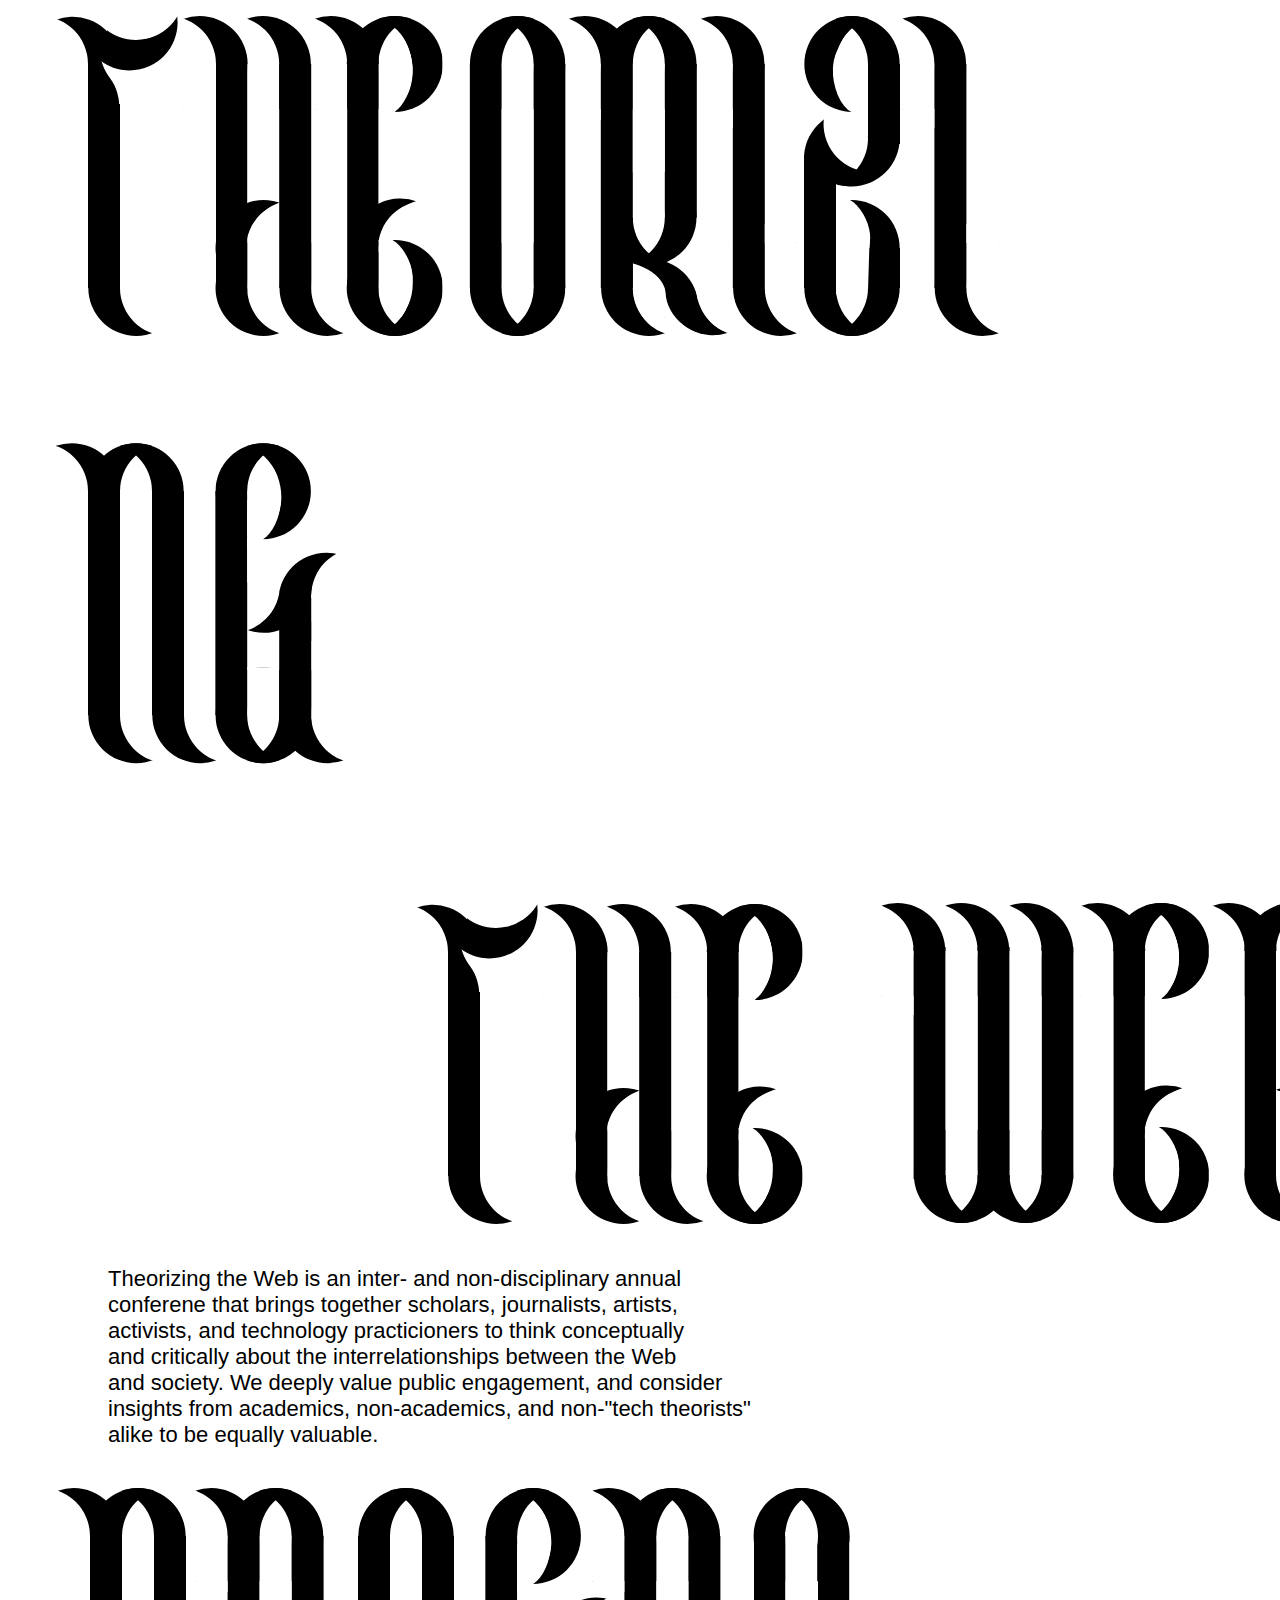
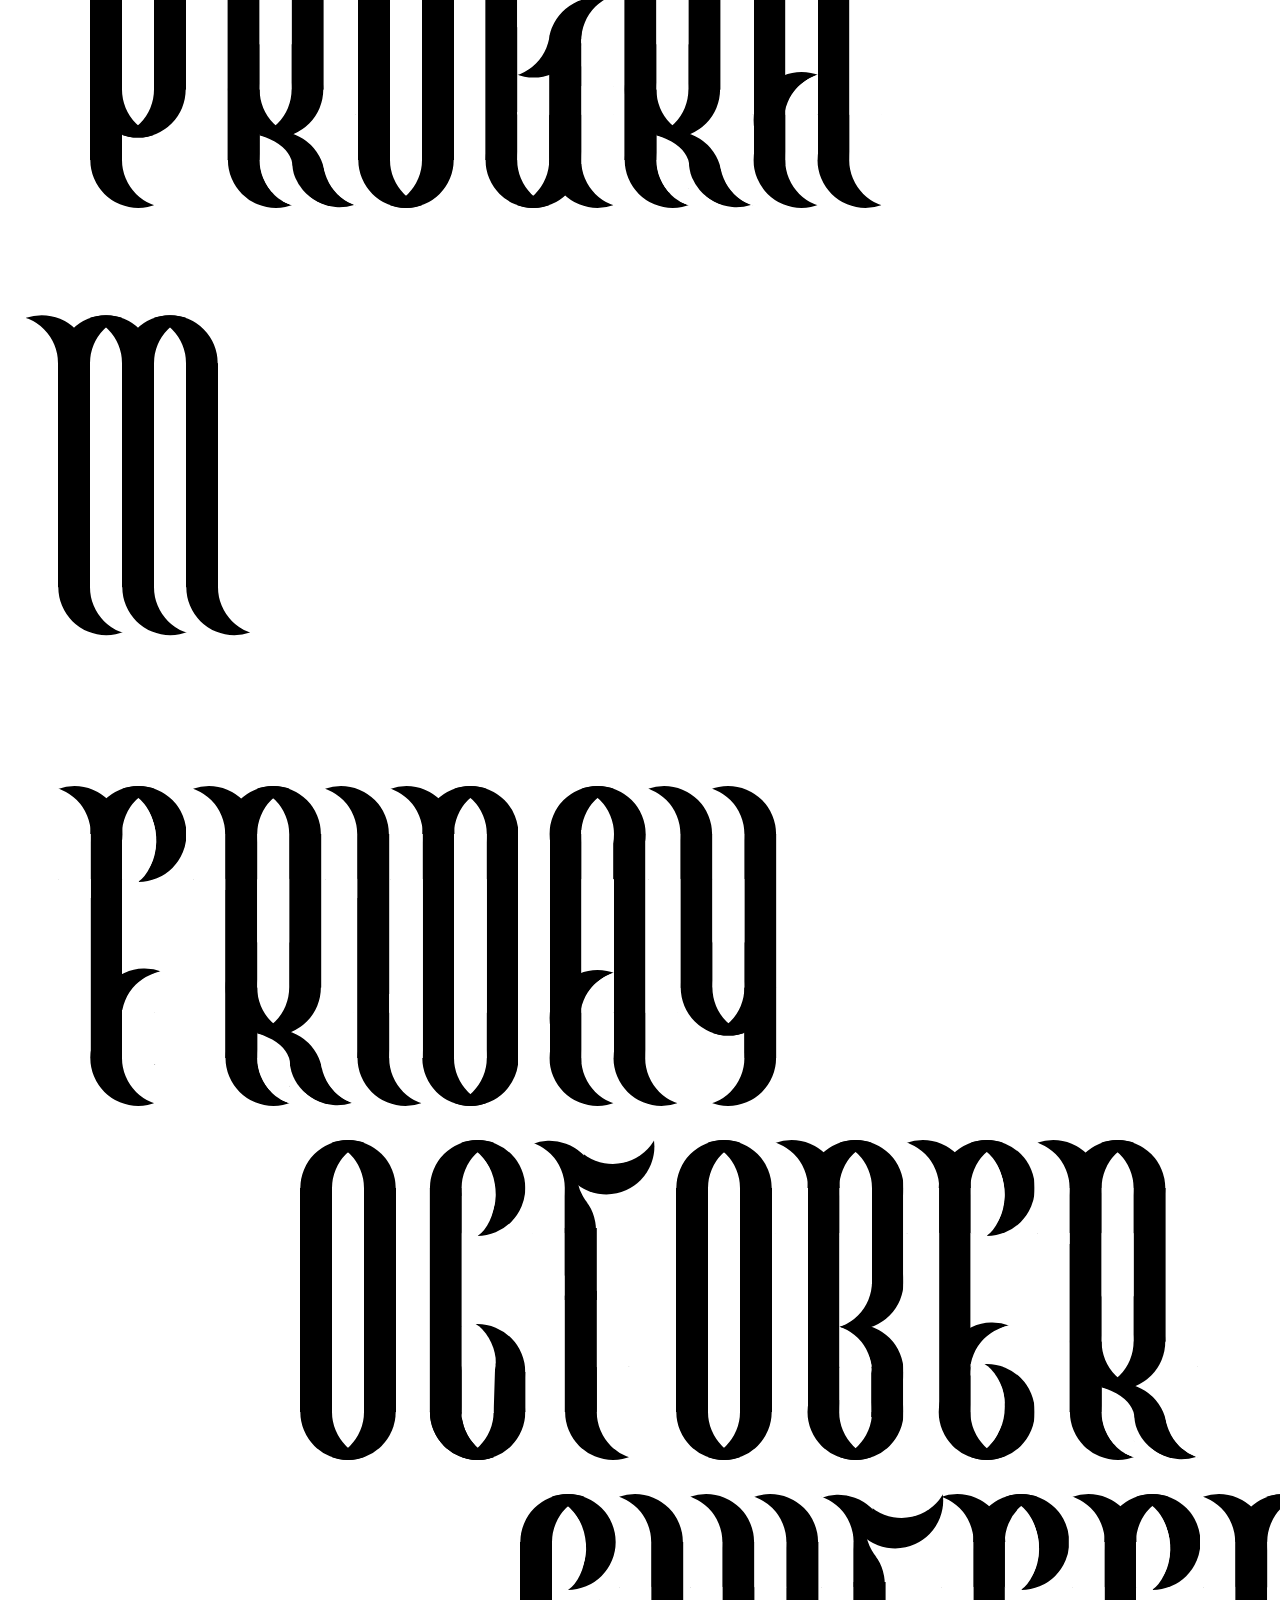
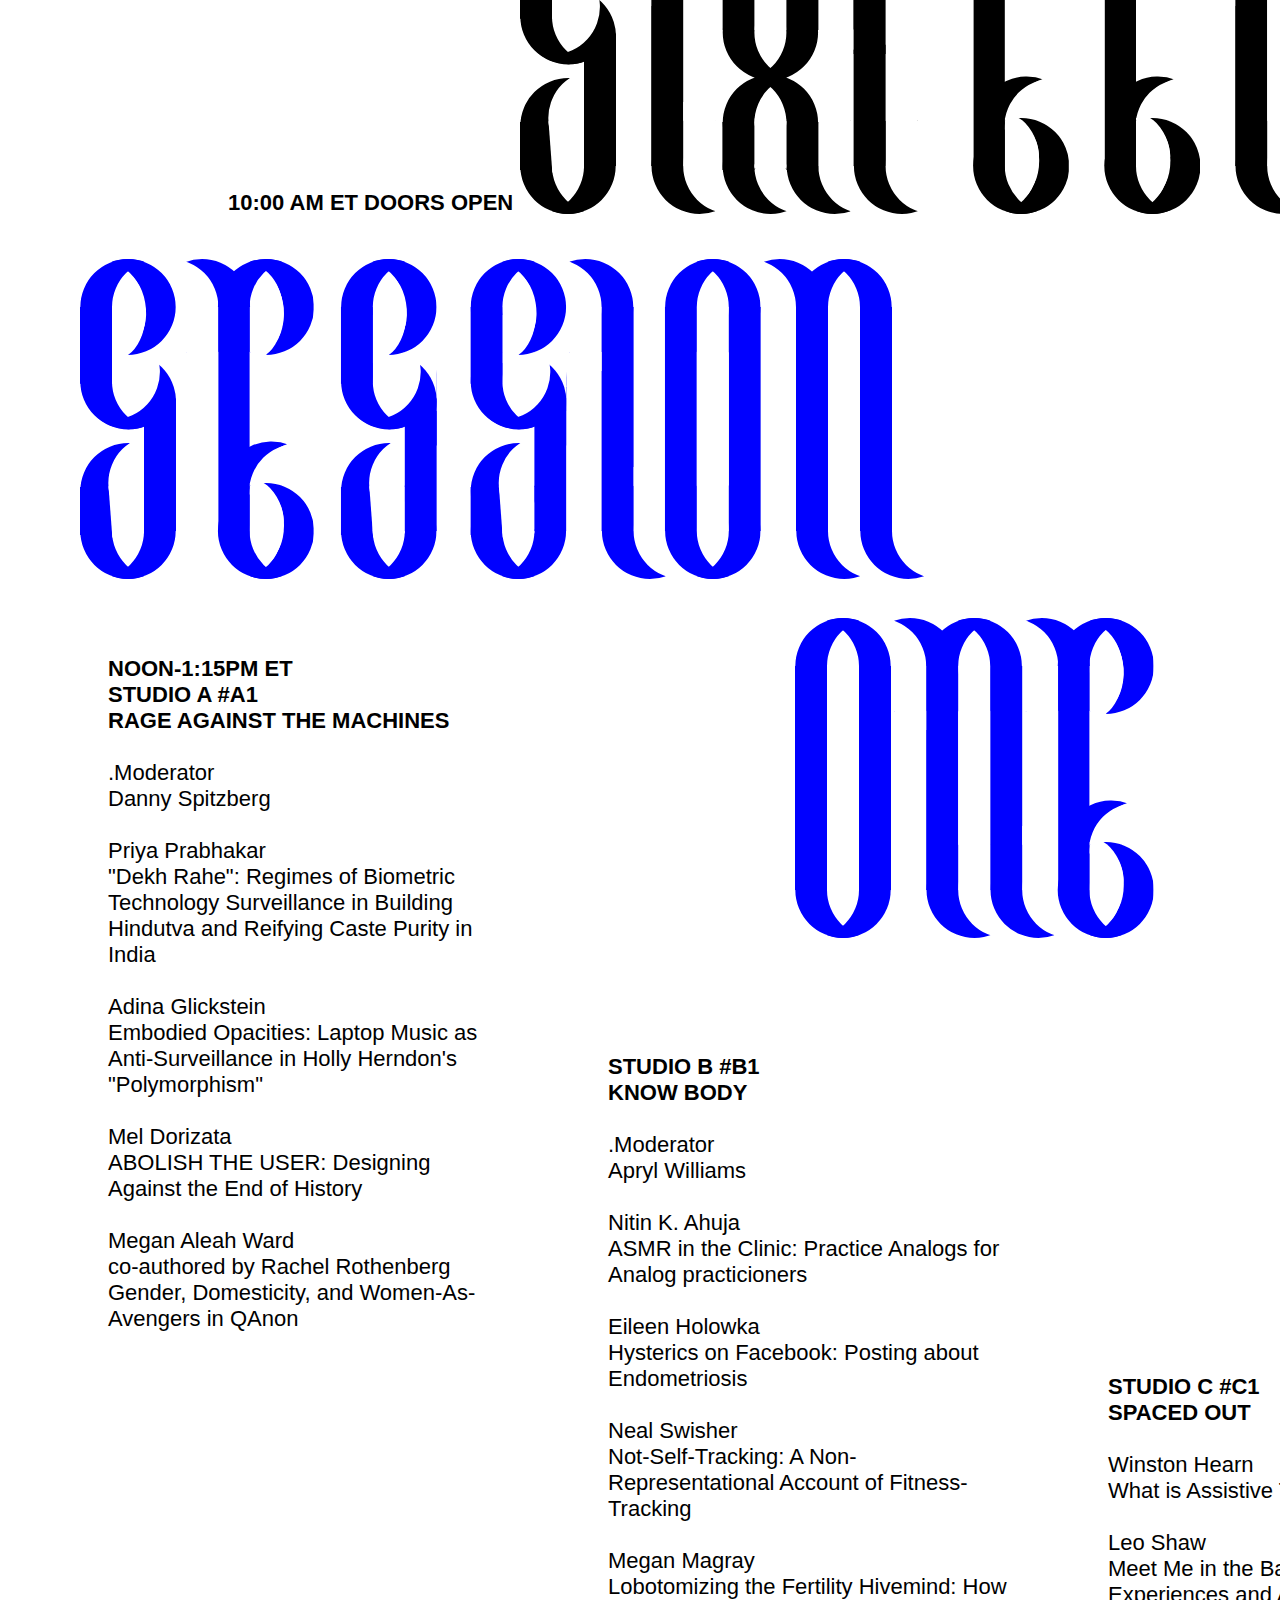
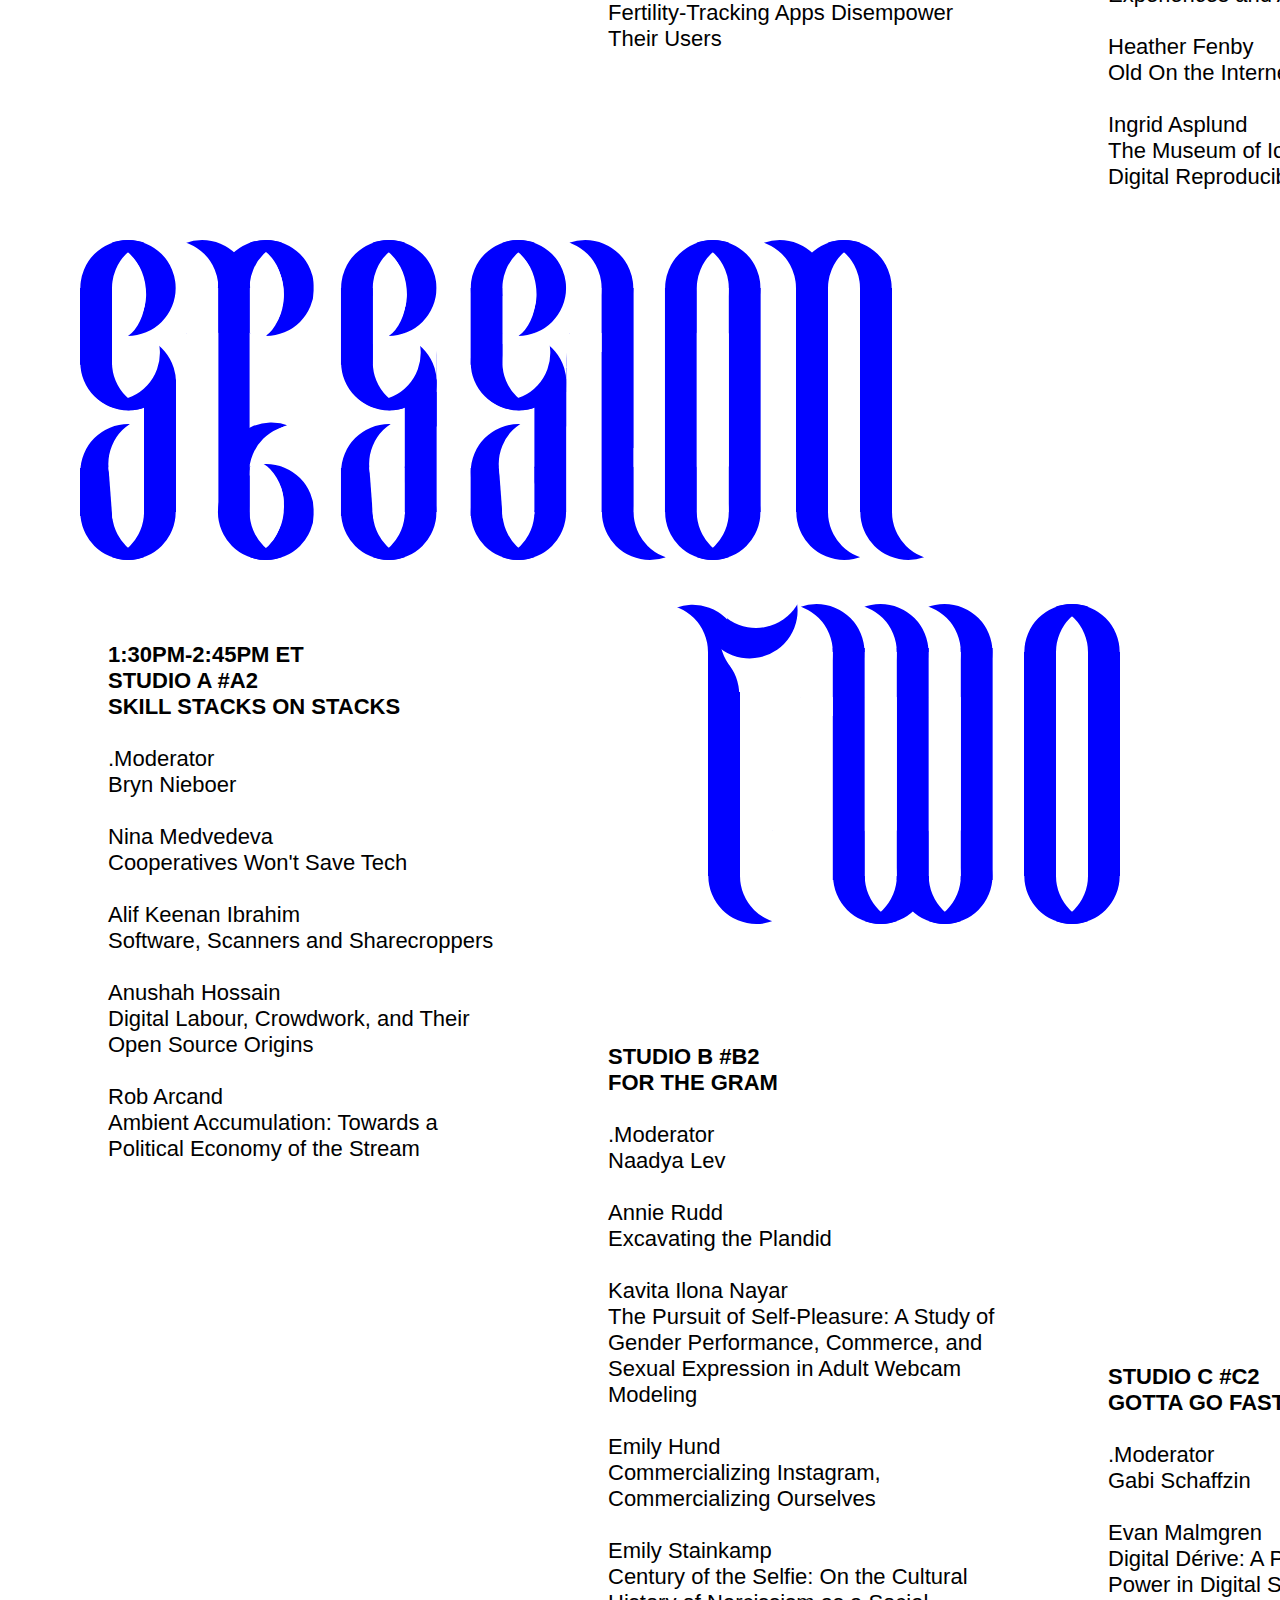
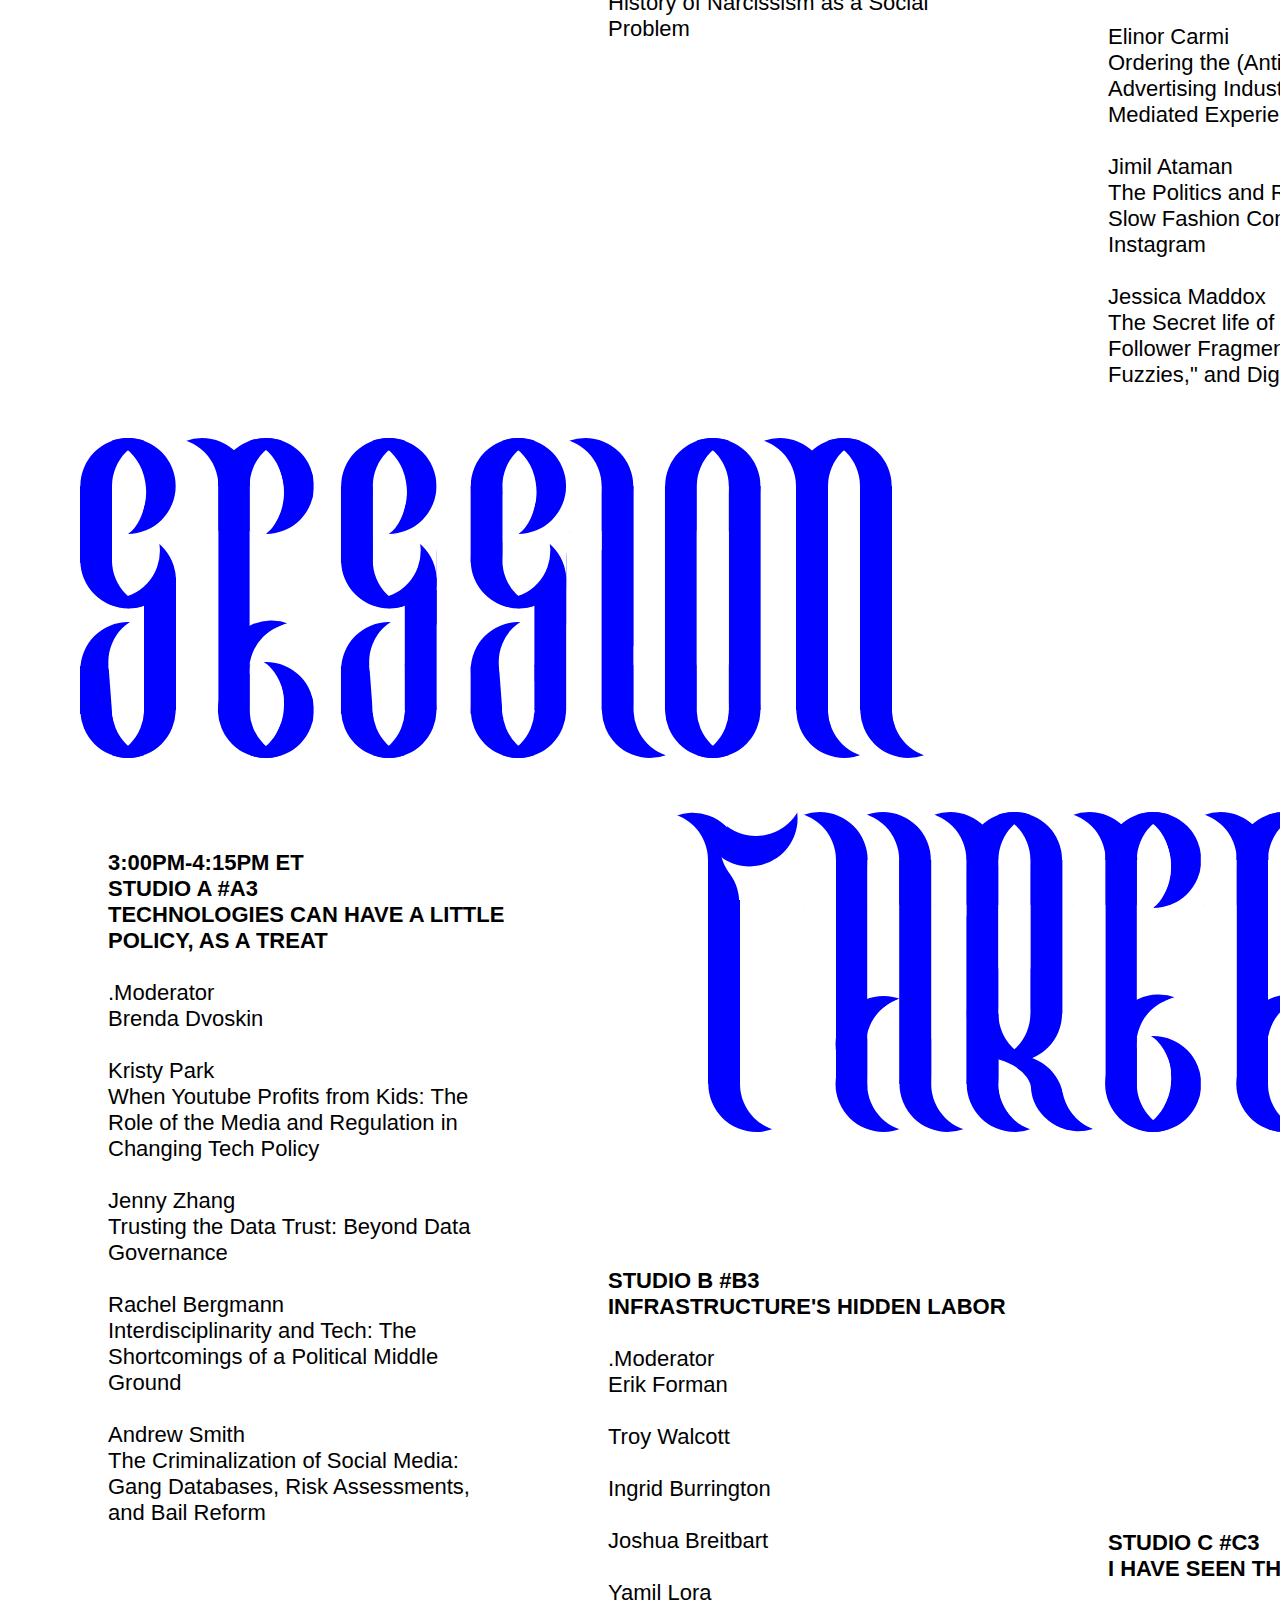
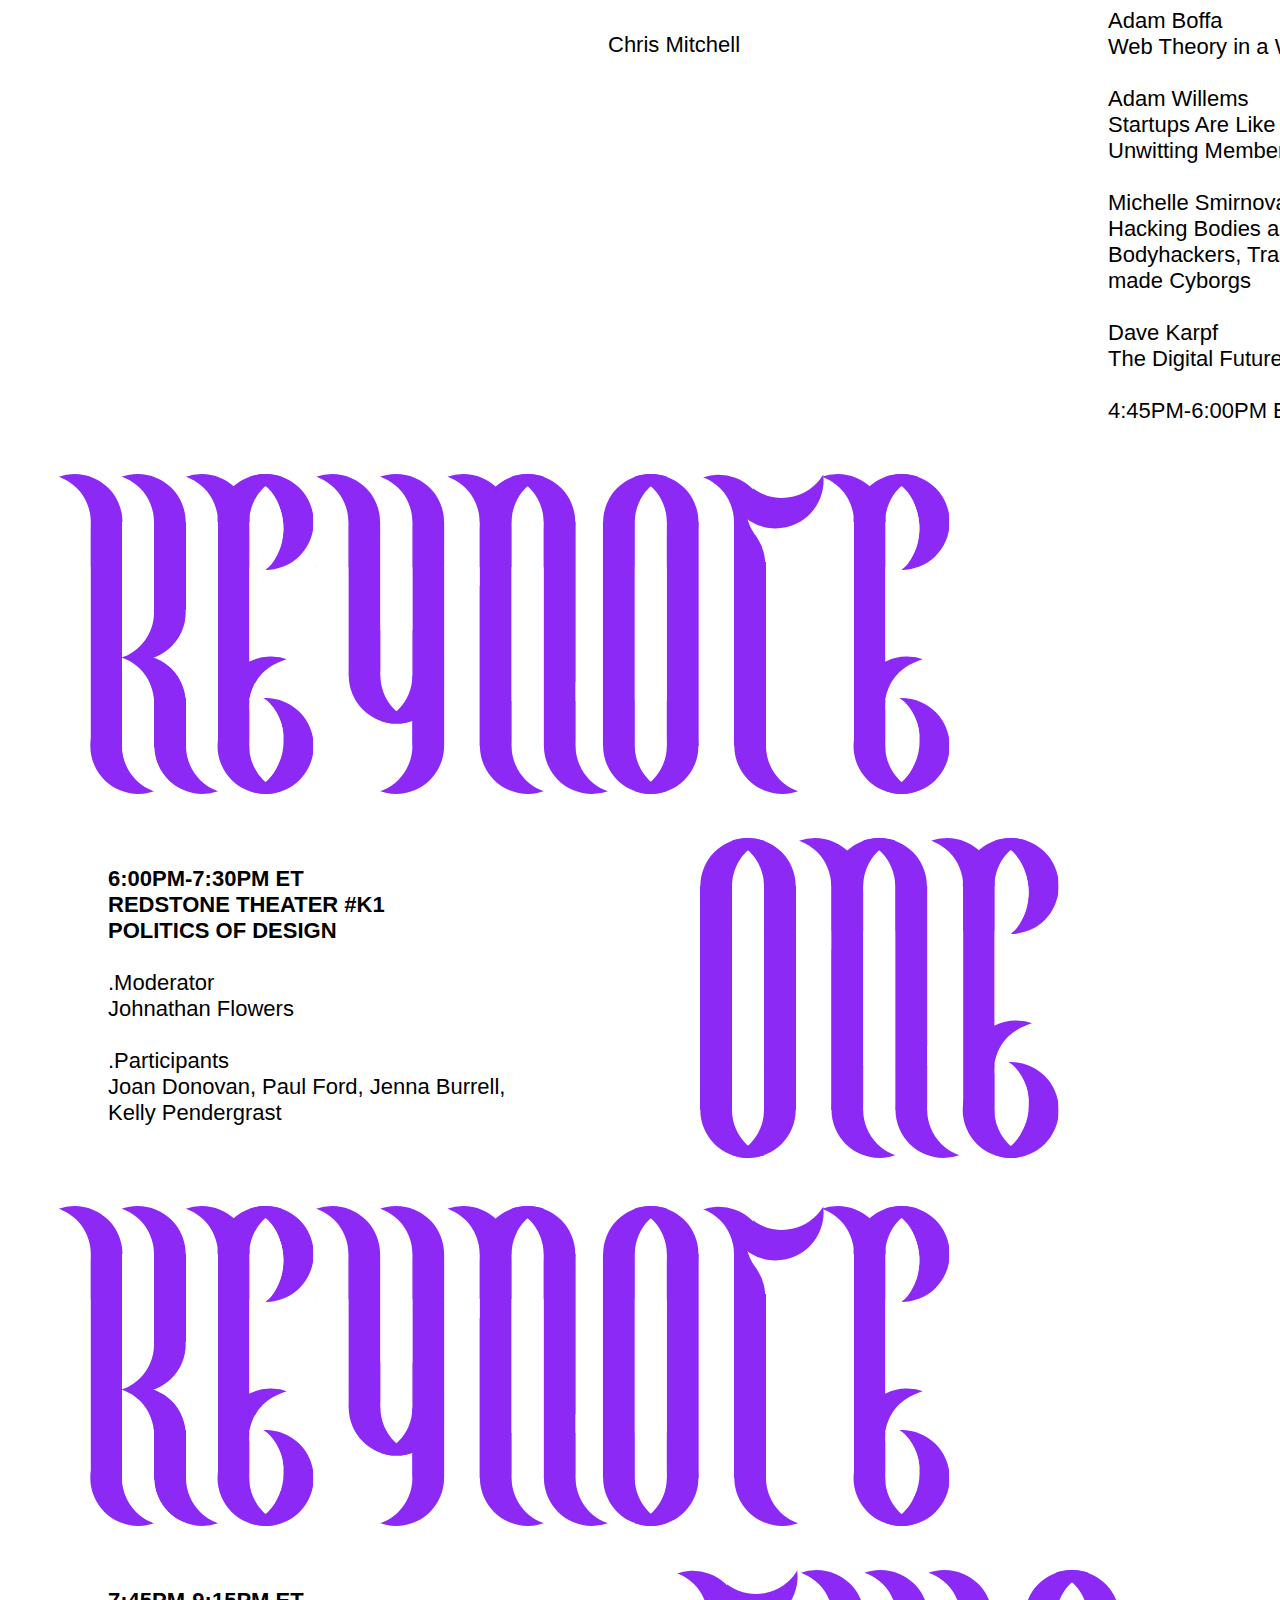
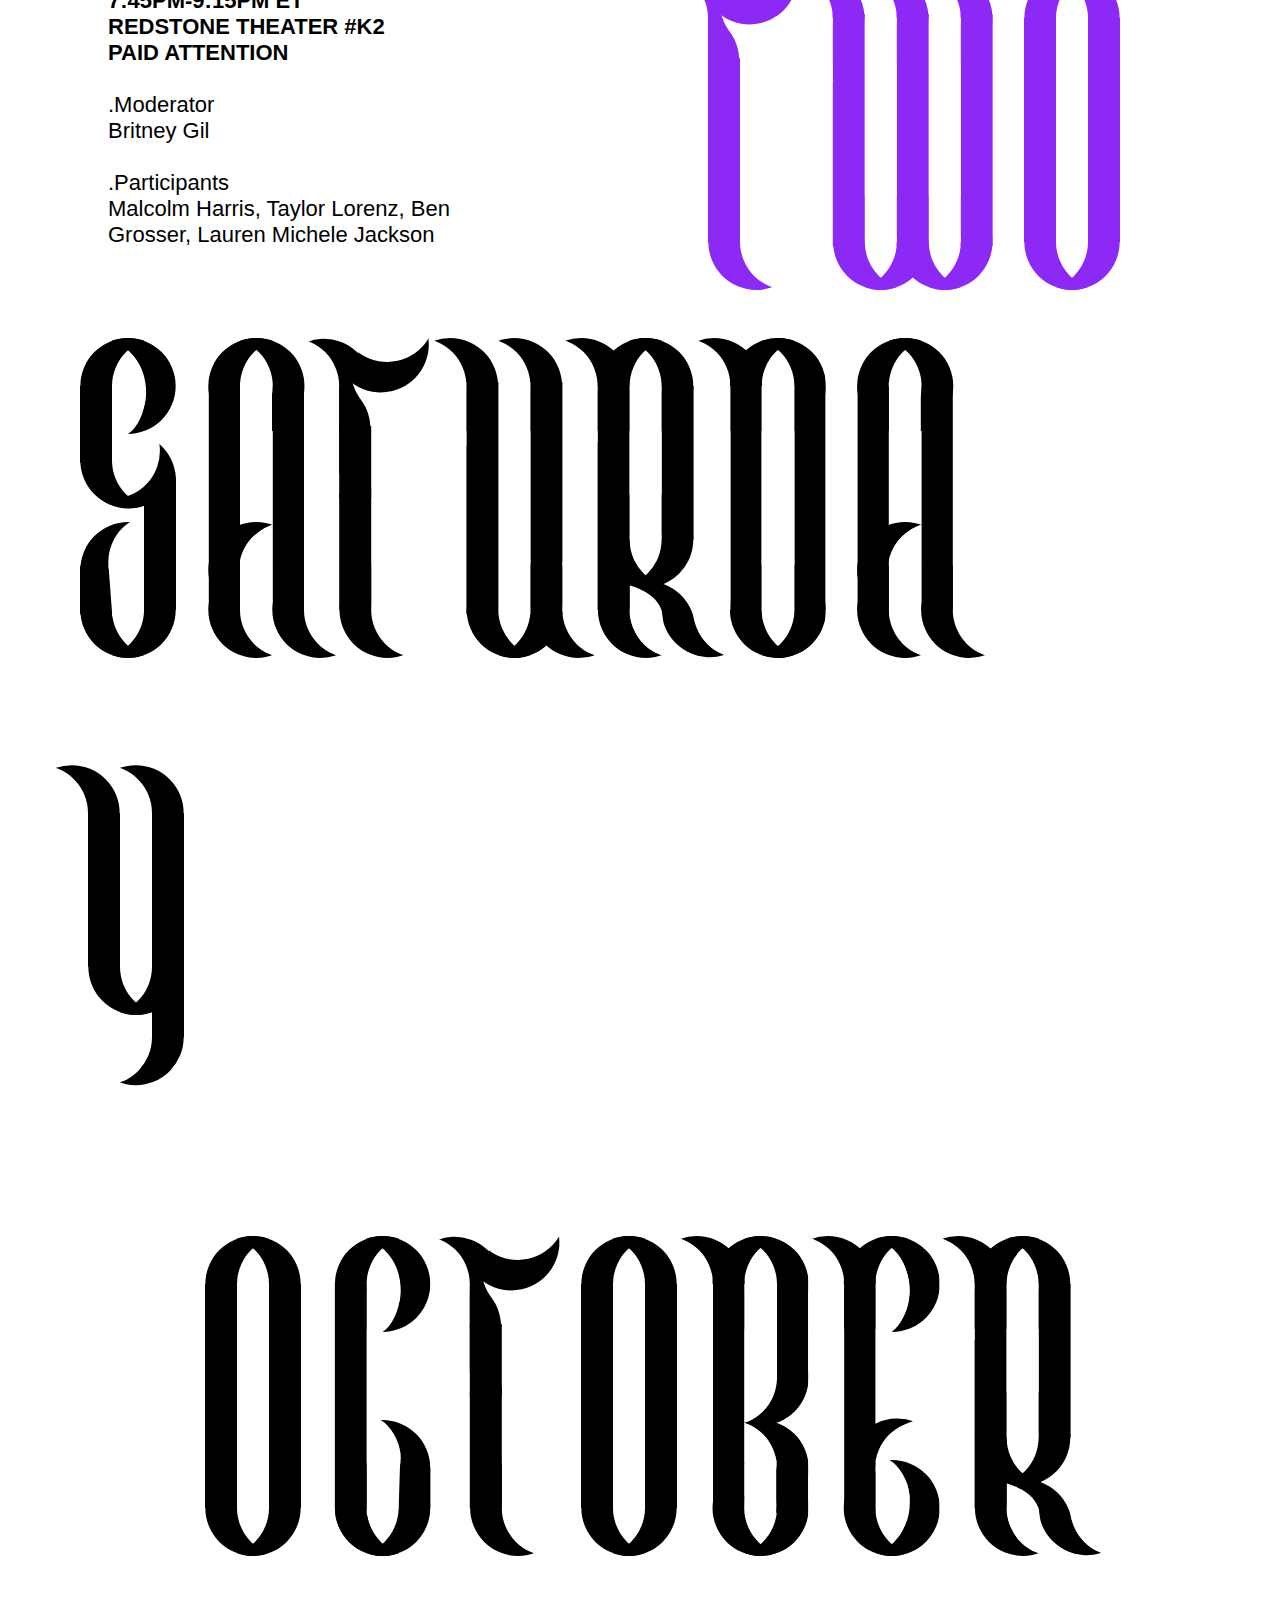
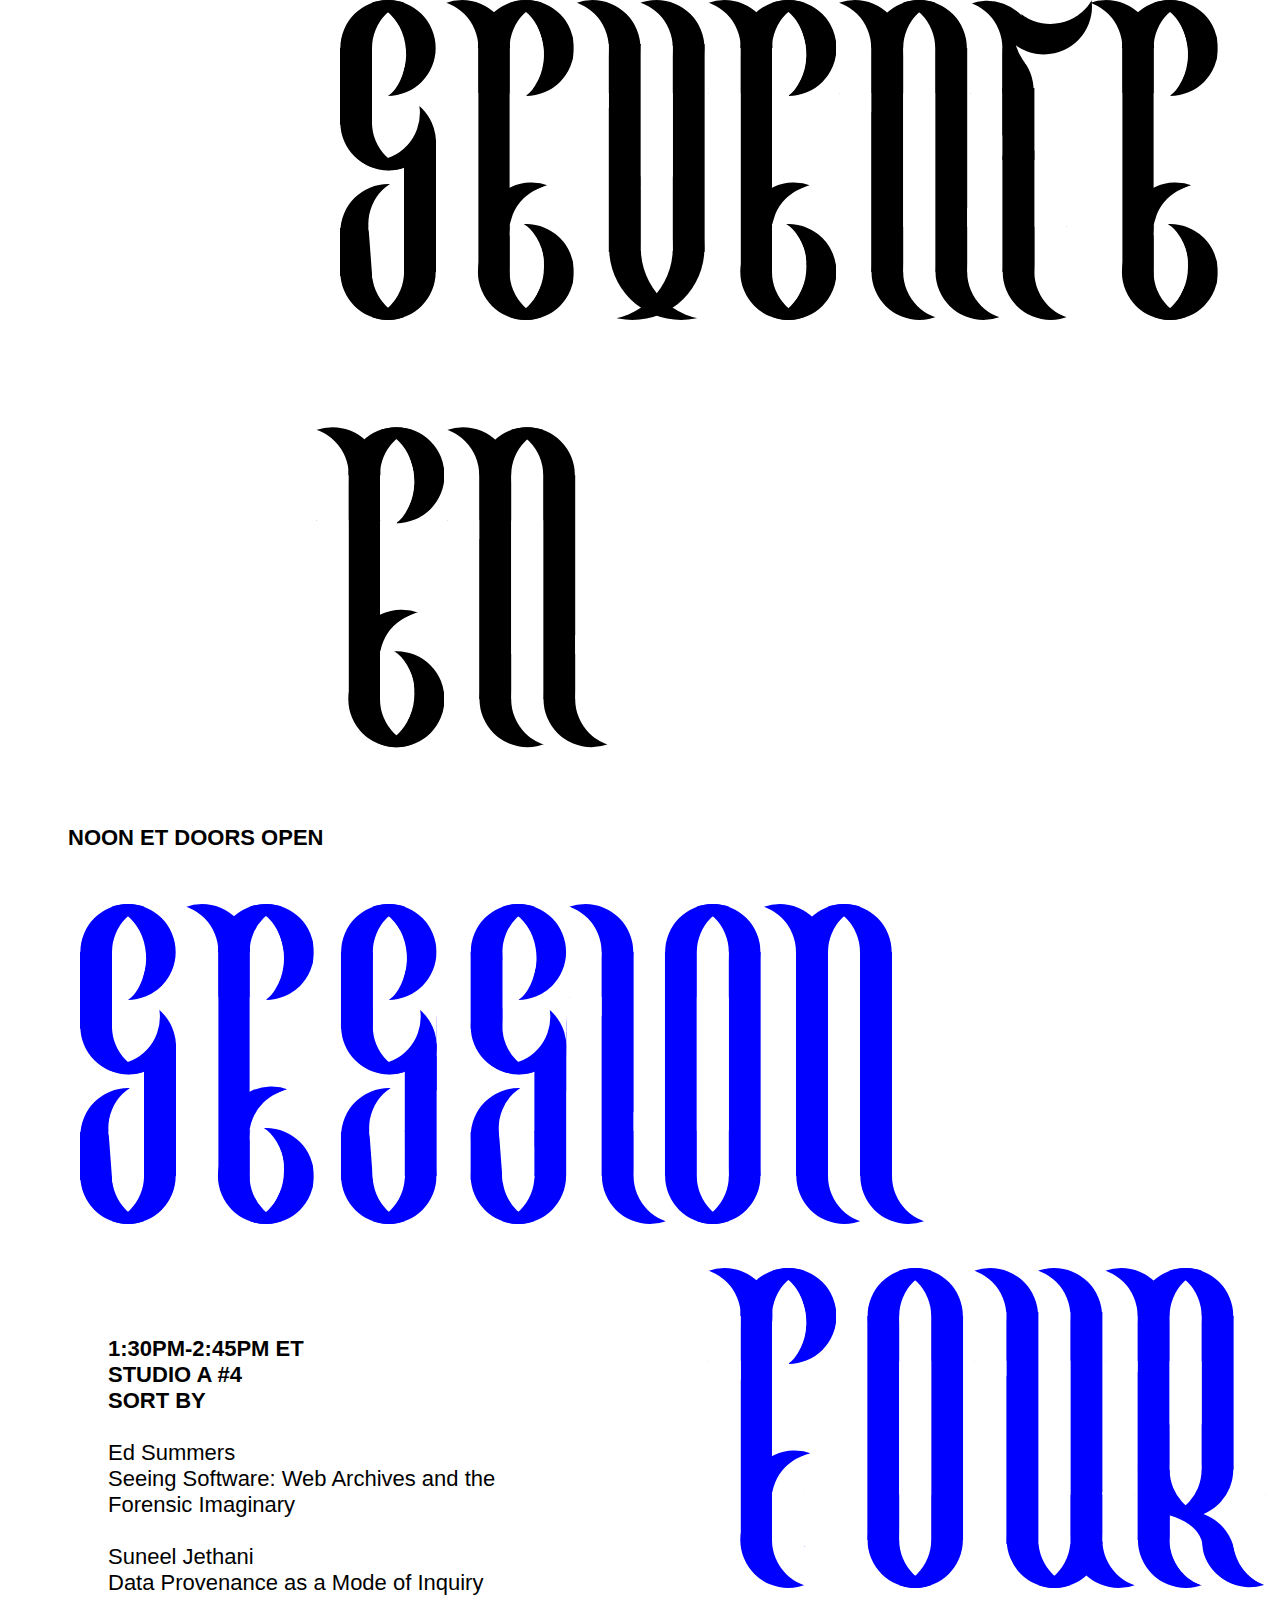
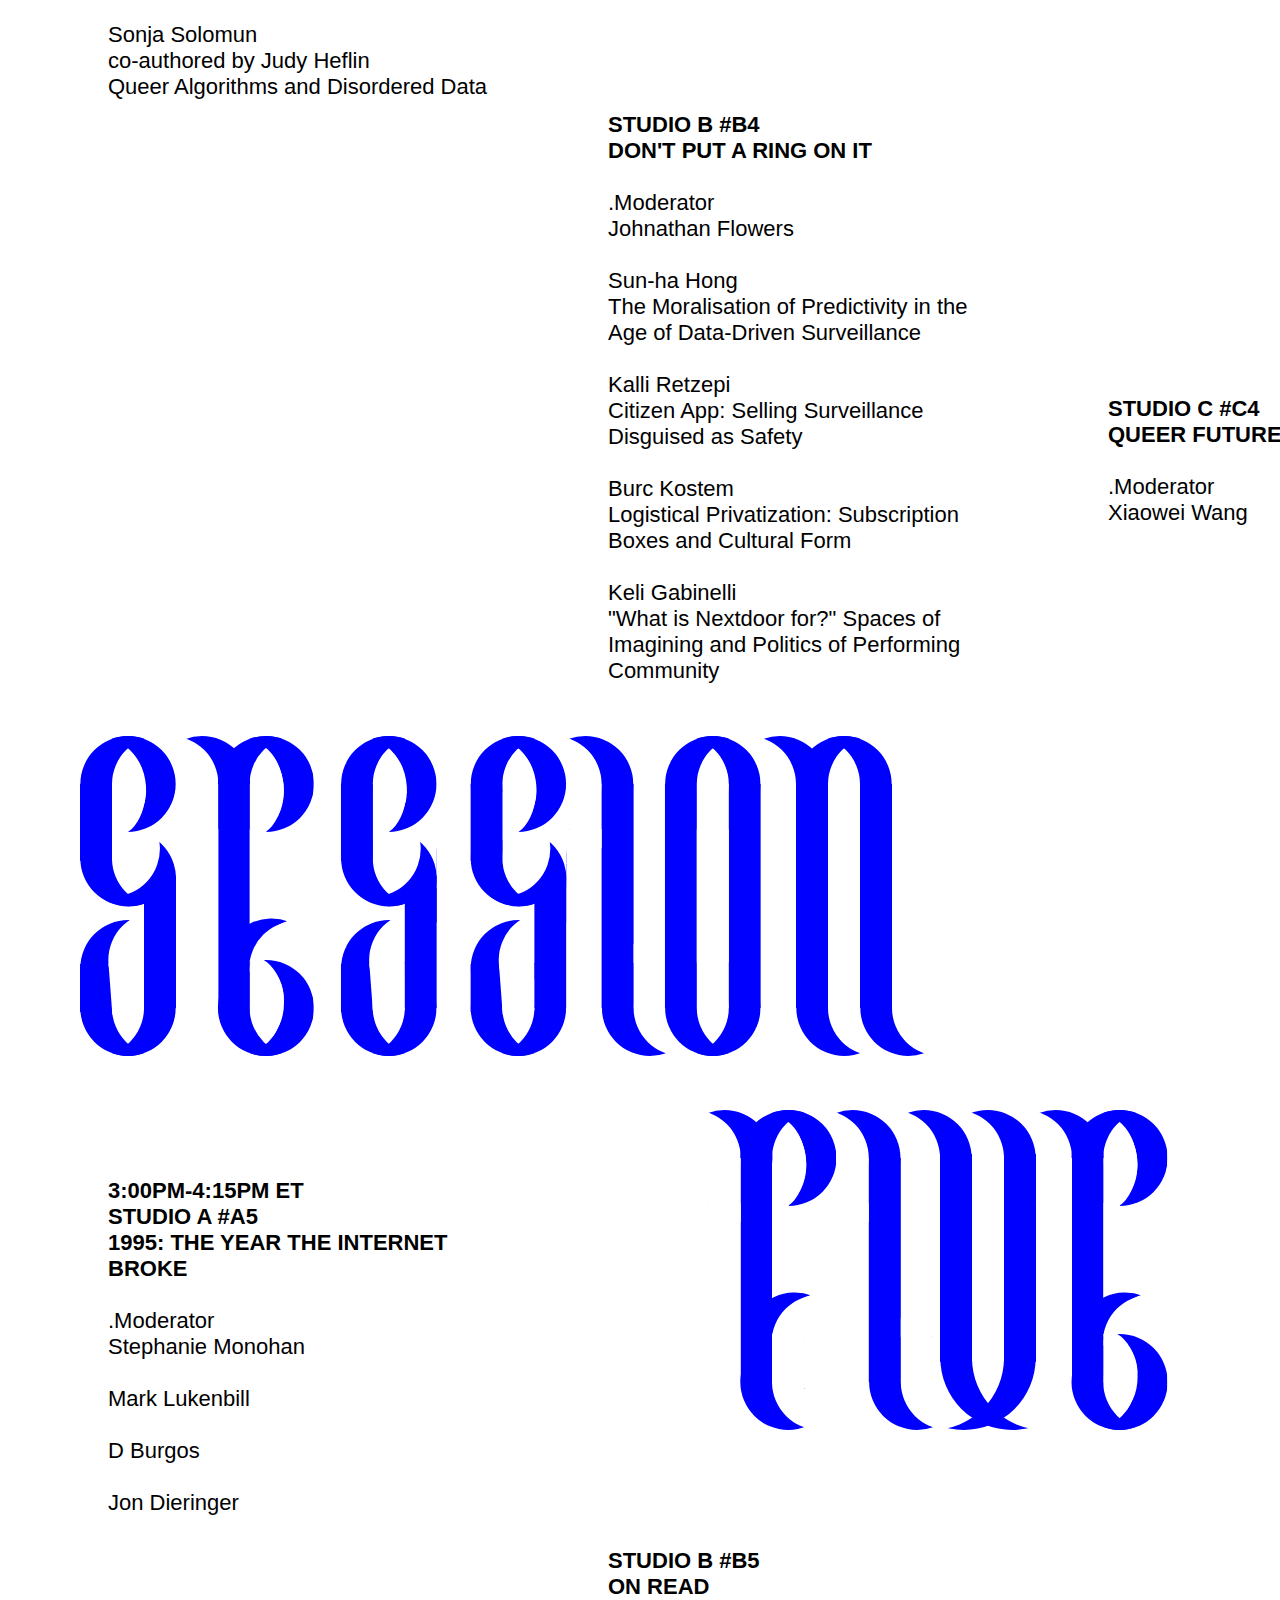
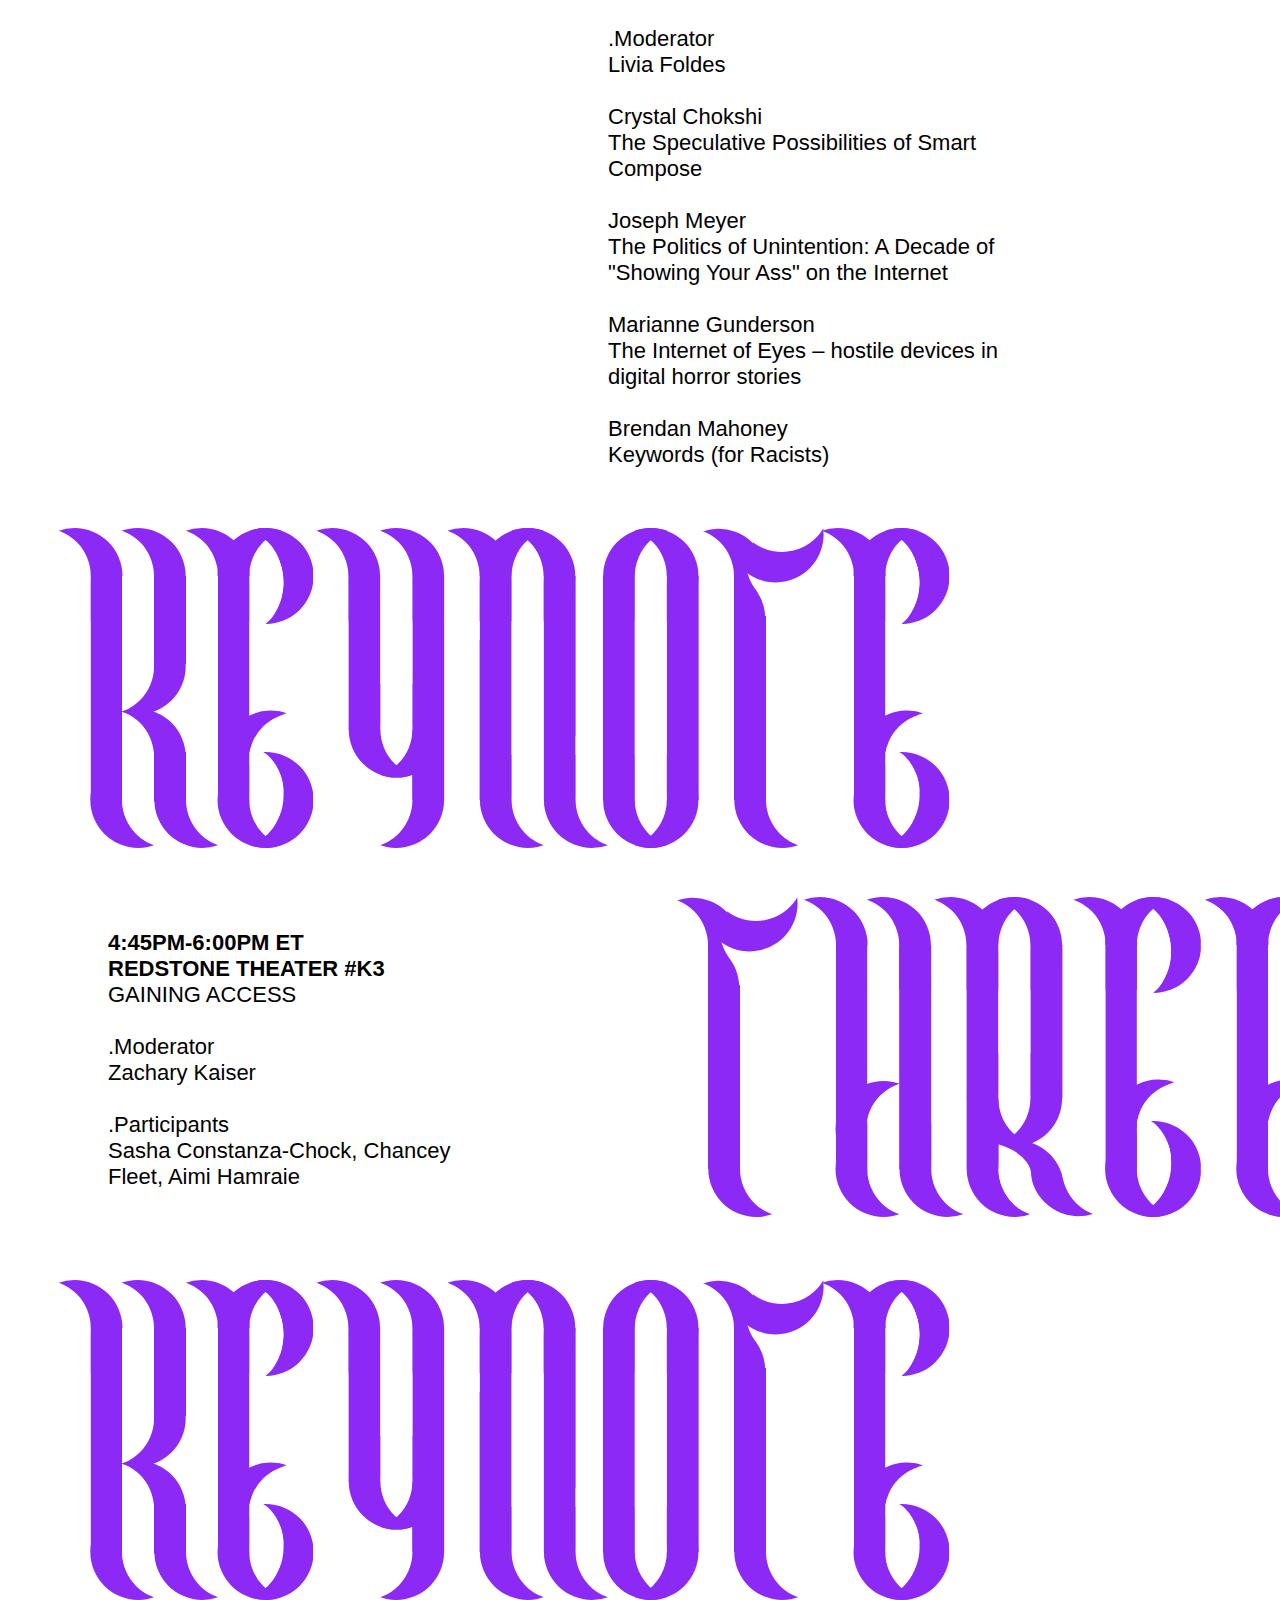
<file: IMW-A1-Draft-Artifact/index.html>
<!doctype html>
<html lang="">
    <head>
        <title>Theorizing the Web</title>
        <meta charset="utf-8">
        <meta http-equiv="x-ua-compatible" content="ie=edge">
        <link rel="stylesheet" href="poster-layout.css">
        <link rel="stylesheet" href="blue-letters.css">
        <link rel="stylesheet" href="purple-letters.css">
    </head>
    <body>


<!-- https://www.theorizingtheweb.org/ny/ny2020/program-10/ -->
<!-- THEORIZING the web -->
    <div class="text-theorizing">
        <div class="letter letter-T">
            <div class="crescent-topleft-T"></div>
            <div class="crescent-topright-T"></div>
            <div class="whiteout-top-T"></div>
            <div class="crescent-bottom-T"></div>
            <div class="whiteout-left-T"></div>
            <div class="whiteout-right-T"></div>
            <div class="vertical-rectangle-T"></div>
            <div class="whiteout-top-crescent-T"></div>
            <div class="whiteout-right-crescent-T"></div>
            <div class="vertical-rectangle-cover-T"></div>
        </div>
        <div class="letter letter-H">
            <div class="crossbar-crescent-H"></div>
            <div class="whiteout-crossbar-H"></div>
            <div class="whiteout-crossbar-bottom-H"></div>
            <div class="crescent-topleft-H"></div>
            <div class="crescent-topright-H"></div>
            <div class="top-left-rectangle-whiteout-H"></div>
            <div class="top-right-rectangle-whiteout-H"></div>
            <div class="crescent-bottomleft-H"></div>
            <div class="crescent-bottomright-H"></div>
            <div class="bottom-left-rectangle-whiteout-H"></div>
            <div class="bottom-right-rectangle-whiteout-H"></div>
            <div class="vertical-left-rectangle-H"></div>
            <div class="vertical-right-rectangle-H"></div>
        </div>
        <div class="letter letter-E">
            <div class="crossbar-crescent-E"></div>
            <div class="whiteout-crossbar-E"></div>
            <div class="whiteout-crossbar-bottom-E"></div>
            <div class="crescent-topleft-E"></div>
            <div class="crescent-lefttop-E"></div>
            <div class="whiteout-left-E"></div>
            <div class="whiteout-top-leftmiddle-E"></div>
            <div class="crescent-topright-E"></div>
            <div class="whiteout-toppoint-one-E"></div>
            <div class="whiteout-toppoint-two-E"></div>
            <div class="whiteout-toppoint-three-E"></div>
            <div class="whiteout-toppoint-four-E"></div>
            <div class="crescent-bottomleft-E"></div>
            <div class="whiteout-bottom-middle-E"></div>
            <div class="crescent-bottomright-E"></div>
            <div class="whiteout-point-one-E"></div>
            <div class="whiteout-point-two-E"></div>
            <div class="whiteout-point-three-E"></div>
            <div class="whiteout-point-four-E"></div>
            <div class="vertical-rectangle-E"></div>
        </div>
        <div class="letter letter-O">
            <div class="vertical-rectangle-left-O"></div>
    				<div class="vertical-rectangle-right-O"></div>
    				<div class="crescent-topleft-O"></div>
    				<div class="crescent-topright-O"></div>
    				<div class="crescent-bottomleft-O"></div>
    				<div class="crescent-bottomright-O"></div>
    				<div class="middle-whiteout-O"></div>
        </div>
        <div class="letter letter-R">
            <div class="crescent-bottomright-R"></div>
            <div class="whiteout-crescent-br-R"></div>
            <div class="crescent-bottomleft-R"></div>
            <div class="whiteout-bottomleft-R"></div>
            <div class="whiteout-crescent-R"></div>
            <div class="skew-crescent-R"></div>
            <div class="whiteout-crescent-swoop-R"></div>
            <div class="whiteout-bottom-smooth-R"></div>
            <div class="whiteout-top-smooth-R"></div>
            <div class="vertical-rectangle-left-R"></div>
            <div class="vertical-rectangle-right-R"></div>
            <div class="crescent-topleft-R"></div>
            <div class="crescent-middle-topleft-R"></div>
            <div class="crescent-middle-topright-R"></div>
            <div class="crescent-middle-bottomleft-R"></div>
            <div class="crescent-middle-bottomright-R"></div>
            <div class="whiteout-middle-R"></div>
            <div class="whiteout-topleft-R"></div>
            <div class="whiteout-crescent-bottom-R"></div>
            <div class="whiteout-bottommiddle-R"></div>
        </div>
        <div class="letter letter-I">
          <div class="vertical-rectangle-I"></div>
          <div class="crescent-top-I"></div>
          <div class="crescent-bottom-I"></div>
          <div class="top-rectangle-whiteout-I"></div>
          <div class="bottom-rectangle-whiteout-I"></div>
        </div>
        <div class="letter letter-Z">
            <div class="crescent-topright-Z"></div>
            <div class="crescent-bottomleft-Z"></div>
            <div class="crescent-middleleft-Z"></div>
            <div class="triangle-left-Z"></div>
            <div class="left-blockout-Z"></div>
            <div class="whiteout-middleleft-Z"></div>
            <div class="topmiddle-crescent-Z"></div>
            <div class="whiteout-left-crescent-Z"></div>
            <div class="whiteout-right-Z"></div>
            <div class="whiteout-left-Z"></div>
            <div class="whiteout-top-Z"></div>
            <div class="crescent-right-Z"></div>
            <div class="whiteout-top-Z"></div>
            <div class="whiteout-bottom-oval-one-Z"></div>
            <div class="whiteout-bottom-oval-two-Z"></div>
            <div class="crescent-bottomright-Z"></div>
            <div class="crescent-topleft-Z"></div>
            <div class="whiteout-topleft-one-Z"></div>
            <div class="whiteout-topleft-two-Z"></div>
            <div class="whiteout-topleft-three-Z"></div>
            <div class="whiteout-point-one-Z"></div>
            <div class="whiteout-point-two-Z"></div>
            <div class="whiteout-point-three-Z"></div>
            <div class="whiteout-point-four-Z"></div>
            <div class="whiteout-bottom-right-Z"></div>
            <div class="vertical-left-rectangle"></div>
            <div class="vertical-right-rectangle"></div>
            <div class="vertical-rectangle-bottom-Z"></div>
            <div class="whiteout-rectangle-right-Z"></div>
            <div class="bottom-rectangle-whiteout-Z"></div>
    		</div>
        <div class="letter letter-I">
          <div class="vertical-rectangle-I"></div>
          <div class="crescent-top-I"></div>
          <div class="crescent-bottom-I"></div>
          <div class="top-rectangle-whiteout-I"></div>
          <div class="bottom-rectangle-whiteout-I"></div>
        </div>
        <div class="letter letter-N">
            <div class="vertical-rectangle-left-N"></div>
    				<div class="vertical-rectangle-right-N"></div>
    				<div class="crescent-topleft-N"></div>
    				<div class="crescent-bottomleft-N"></div>
    				<div class="crescent-bottomright-N"></div>
    				<div class="crescent-middleleft-N"></div>
    				<div class="crescent-middleright-N"></div>
    				<div class="middle-whiteout-N"></div>
    				<div class="top-left-whiteout-N"></div>
    				<div class="bottom-right-whiteout-N"></div>
        </div>
        <div class="letter letter-G">
            <div class="vertical-rectangle-G"></div>
            <div class="crescent-topleft-G"></div>
            <div class="whiteout-top-leftmiddle-G"></div>
            <div class="crescent-bottomleft-G"></div>
            <div class="crescent-bottomright-G"></div>
            <div class="crescent-bottom-G"></div>
            <div class="whiteout-crescent-bottom-G"></div>
            <div class="black-crescent-middle-G"></div>
            <div class="whiteout-bottom-middle-G"></div>
            <div class="crescent-bottom-curve-G"></div>
            <div class="whiteout-bottomright-G"></div>
            <div class="crescent-middle-G"></div>
            <div class="whiteout-crescent-middle-G"></div>
            <div class="whiteout-middle-G"></div>
            <div class="whiteout-right-G"></div>
            <div class="crescent-topright-G"></div>
            <div class="whiteout-point-one-G"></div>
            <div class="whiteout-point-two-G"></div>
            <div class="whiteout-point-three-G"></div>
            <div class="whiteout-point-four-G"></div>
            <div class="vertical-rectangle-right-G"></div>
            <div class="whiteout-squaretop-G"></div>
        </div>
      </div>

<!-- theorizing THE web -->
      <div class="text-the">
        <div class="letter letter-T">
            <div class="crescent-topleft-T"></div>
            <div class="crescent-topright-T"></div>
            <div class="whiteout-top-T"></div>
            <div class="crescent-bottom-T"></div>
            <div class="whiteout-left-T"></div>
            <div class="whiteout-right-T"></div>
            <div class="vertical-rectangle-T"></div>
            <div class="whiteout-top-crescent-T"></div>
            <div class="whiteout-right-crescent-T"></div>
            <div class="vertical-rectangle-cover-T"></div>
        </div>
        <div class="letter letter-H">
            <div class="crossbar-crescent-H"></div>
            <div class="whiteout-crossbar-H"></div>
            <div class="whiteout-crossbar-bottom-H"></div>
            <div class="crescent-topleft-H"></div>
            <div class="crescent-topright-H"></div>
            <div class="top-left-rectangle-whiteout-H"></div>
            <div class="top-right-rectangle-whiteout-H"></div>
            <div class="crescent-bottomleft-H"></div>
            <div class="crescent-bottomright-H"></div>
            <div class="bottom-left-rectangle-whiteout-H"></div>
            <div class="bottom-right-rectangle-whiteout-H"></div>
            <div class="vertical-left-rectangle-H"></div>
            <div class="vertical-right-rectangle-H"></div>
        </div>
        <div class="letter letter-E">
            <div class="crossbar-crescent-E"></div>
            <div class="whiteout-crossbar-E"></div>
            <div class="whiteout-crossbar-bottom-E"></div>
            <div class="crescent-topleft-E"></div>
            <div class="crescent-lefttop-E"></div>
            <div class="whiteout-left-E"></div>
            <div class="whiteout-top-leftmiddle-E"></div>
            <div class="crescent-topright-E"></div>
            <div class="whiteout-toppoint-one-E"></div>
            <div class="whiteout-toppoint-two-E"></div>
            <div class="whiteout-toppoint-three-E"></div>
            <div class="whiteout-toppoint-four-E"></div>
            <div class="crescent-bottomleft-E"></div>
            <div class="whiteout-bottom-middle-E"></div>
            <div class="crescent-bottomright-E"></div>
            <div class="whiteout-point-one-E"></div>
            <div class="whiteout-point-two-E"></div>
            <div class="whiteout-point-three-E"></div>
            <div class="whiteout-point-four-E"></div>
            <div class="vertical-rectangle-E"></div>
        </div>
      </div>

<!-- theorizing the WEB -->
      <div class="text-web">
        <div class="letter letter-W">
            <div class="vertical-rectangle-left-W"></div>
            <div class="vertical-rectangle-middle-W"></div>
            <div class="vertical-rectangle-right-W"></div>
            <div class="crescent-topleft-W"></div>
            <div class="crescent-topmiddle-W"></div>
            <div class="crescent-topright-W"></div>
            <div class="crescent-bottomleft-W"></div>
            <div class="crescent-bottom-middleleft-W"></div>
            <div class="crescent-bottom-middleright-W"></div>
            <div class="crescent-bottomright-W"></div>
            <div class="whiteout-left-W"></div>
            <div class="whiteout-middle-W"></div>
            <div class="whiteout-right-W"></div>
    		</div>
        <div class="letter letter-E">
            <div class="crossbar-crescent-E"></div>
            <div class="whiteout-crossbar-E"></div>
            <div class="whiteout-crossbar-bottom-E"></div>
            <div class="crescent-topleft-E"></div>
            <div class="crescent-lefttop-E"></div>
            <div class="whiteout-left-E"></div>
            <div class="whiteout-top-leftmiddle-E"></div>
            <div class="crescent-topright-E"></div>
            <div class="whiteout-toppoint-one-E"></div>
            <div class="whiteout-toppoint-two-E"></div>
            <div class="whiteout-toppoint-three-E"></div>
            <div class="whiteout-toppoint-four-E"></div>
            <div class="crescent-bottomleft-E"></div>
            <div class="whiteout-bottom-middle-E"></div>
            <div class="crescent-bottomright-E"></div>
            <div class="whiteout-point-one-E"></div>
            <div class="whiteout-point-two-E"></div>
            <div class="whiteout-point-three-E"></div>
            <div class="whiteout-point-four-E"></div>
            <div class="vertical-rectangle-E"></div>
        </div>
        <div class="letter letter-B">
            <div class="crescent-middletop-B"></div>
            <div class="crescent-middleright-B"></div>
            <div class="whiteout-middle-B"></div>
    			  <div class="crescent-topleft-B"></div>
    			  <div class="crescent-bottomleft-B"></div>
    			  <div class="crescent-bottomright-B"></div>
    			  <div class="crescent-topright-B"></div>
    			  <div class="whiteout-topleft-B"></div>
            <div class="crescent-middle-B"></div>
            <div class="whiteout-middle-crescent-B"></div>
            <div class="whiteout-rectangle-bottomleft-B"></div>
            <div class="whiteout-oval-bottomright-B"></div>
            <div class="whiteout-rectangle-middle-B"></div>
            <div class="vertical-topright-rectangle-B"></div>
            <div class="vertical-left-rectangle-B"></div>
    			  <div class="vertical-right-rectangle-B"></div>
        </div>
      </div>

      <div class="paragraph-1">
        <p>
          Theorizing the Web is an inter- and non-disciplinary annual
          <br> conferene that brings together scholars, journalists, artists,
          <br> activists, and technology practicioners to think conceptually
          <br> and critically about the interrelationships between the Web
          <br> and society. We deeply value public engagement, and consider
          <br> insights from academics, non-academics, and non-"tech theorists"
          <br> alike to be equally valuable.
        </p>
      </div>

<!-- PROGRAM -->
      <div class="text-program">
        <div class="letter letter-P">
            <div class="vertical-left-rectangle-P"></div>
    				<div class="vertical-right-rectangle-P"></div>
    				<div class="crescent-topleft-P"></div>
    				<div class="crescent-bottom-P"></div>
    				<div class="bottom-left-whiteout-P"></div>
    				<div class="crescent-middle-topleft-P"></div>
    				<div class="crescent-middle-topright-P"></div>
    				<div class="crescent-middle-bottomleft-P"></div>
    				<div class="crescent-middle-bottomright-P"></div>
    				<div class="top-left-whiteout-P"></div>
    				<div class="middle-whiteout-P"></div>
        </div>
        <div class="letter letter-R">
            <div class="crescent-bottomright-R"></div>
            <div class="whiteout-crescent-br-R"></div>
            <div class="crescent-bottomleft-R"></div>
            <div class="whiteout-bottomleft-R"></div>
            <div class="whiteout-crescent-R"></div>
            <div class="skew-crescent-R"></div>
            <div class="whiteout-crescent-swoop-R"></div>
            <div class="whiteout-bottom-smooth-R"></div>
            <div class="whiteout-top-smooth-R"></div>
            <div class="vertical-rectangle-left-R"></div>
            <div class="vertical-rectangle-right-R"></div>
            <div class="crescent-topleft-R"></div>
            <div class="crescent-middle-topleft-R"></div>
            <div class="crescent-middle-topright-R"></div>
            <div class="crescent-middle-bottomleft-R"></div>
            <div class="crescent-middle-bottomright-R"></div>
            <div class="whiteout-middle-R"></div>
            <div class="whiteout-topleft-R"></div>
            <div class="whiteout-crescent-bottom-R"></div>
            <div class="whiteout-bottommiddle-R"></div>
        </div>
        <div class="letter letter-O">
            <div class="vertical-rectangle-left-O"></div>
    				<div class="vertical-rectangle-right-O"></div>
    				<div class="crescent-topleft-O"></div>
    				<div class="crescent-topright-O"></div>
    				<div class="crescent-bottomleft-O"></div>
    				<div class="crescent-bottomright-O"></div>
    				<div class="middle-whiteout-O"></div>
        </div>
        <div class="letter letter-G">
            <div class="vertical-rectangle-G"></div>
            <div class="crescent-topleft-G"></div>
            <div class="whiteout-top-leftmiddle-G"></div>
            <div class="crescent-bottomleft-G"></div>
            <div class="crescent-bottomright-G"></div>
            <div class="crescent-bottom-G"></div>
            <div class="whiteout-crescent-bottom-G"></div>
            <div class="black-crescent-middle-G"></div>
            <div class="whiteout-bottom-middle-G"></div>
            <div class="crescent-bottom-curve-G"></div>
            <div class="whiteout-bottomright-G"></div>
            <div class="crescent-middle-G"></div>
            <div class="whiteout-crescent-middle-G"></div>
            <div class="whiteout-middle-G"></div>
            <div class="whiteout-right-G"></div>
            <div class="crescent-topright-G"></div>
            <div class="whiteout-point-one-G"></div>
            <div class="whiteout-point-two-G"></div>
            <div class="whiteout-point-three-G"></div>
            <div class="whiteout-point-four-G"></div>
            <div class="vertical-rectangle-right-G"></div>
            <div class="whiteout-squaretop-G"></div>
        </div>
        <div class="letter letter-R">
            <div class="crescent-bottomright-R"></div>
            <div class="whiteout-crescent-br-R"></div>
            <div class="crescent-bottomleft-R"></div>
            <div class="whiteout-bottomleft-R"></div>
            <div class="whiteout-crescent-R"></div>
            <div class="skew-crescent-R"></div>
            <div class="whiteout-crescent-swoop-R"></div>
            <div class="whiteout-bottom-smooth-R"></div>
            <div class="whiteout-top-smooth-R"></div>
            <div class="vertical-rectangle-left-R"></div>
            <div class="vertical-rectangle-right-R"></div>
            <div class="crescent-topleft-R"></div>
            <div class="crescent-middle-topleft-R"></div>
            <div class="crescent-middle-topright-R"></div>
            <div class="crescent-middle-bottomleft-R"></div>
            <div class="crescent-middle-bottomright-R"></div>
            <div class="whiteout-middle-R"></div>
            <div class="whiteout-topleft-R"></div>
            <div class="whiteout-crescent-bottom-R"></div>
            <div class="whiteout-bottommiddle-R"></div>
        </div>
        <div class="letter letter-A">
            <div class="crossbar-crescent-A"></div>
            <div class="whiteout-crossbar-A"></div>
            <div class="whiteout-crossbar-bottom-A"></div>
            <div class="crescent-bottomleft-A"></div>
            <div class="crescent-bottomright-A"></div>
            <div class="crescent-topleft-A"></div>
            <div class="crescent-topright-A"></div>
            <div class="rectangle-bottom-whiteout-A"></div>
            <div class="middle-whiteout-top-A"></div>
            <div class="middle-whiteout-bottom-A"></div>
            <div class="vertical-rectangle-left-A"></div>
            <div class="vertical-rectangle-right-A"></div>
        </div>
        <div class="letter letter-M">
            <div class="crescent-topleft-M"></div>
    				<div class="crescent-topleft-right-M"></div>
    				<div class="crescent-topmiddle-left-M"></div>
    				<div class="crescent-topmiddle-right-M"></div>
    				<div class="crescent-topright-M"></div>
    				<div class="crescent-bottomleft-M"></div>
    				<div class="crescent-bottommiddle-M"></div>
    				<div class="crescent-bottomright-M"></div>
    				<div class="vertical-left-rectangle-M"></div>
    				<div class="vertical-middle-rectangle-M"></div>
    				<div class="vertical-right-rectangle-M"></div>
    				<div class="whiteout-topleft-M"></div>
    				<div class="whiteout-middleleft-M"></div>
    				<div class="whiteout-middleright-M"></div>
    				<div class="whiteout-bottomright-M"></div>
        </div>
      </div>

<!-- FRIDAY october sixteenth -->
      <div class="text-friday">
        <div class="letter letter-F">
            <div class="crossbar-crescent-F"></div>
            <div class="whiteout-crossbar-F"></div>
            <div class="whiteout-crossbar-bottom-F"></div>
            <div class="vertical-rectangle-F"></div>
            <div class="crescent-topleft-F"></div>
            <div class="whiteout-top-leftmiddle-F"></div>
            <div class="crescent-topright-F"></div>
            <div class="whiteout-point-one-F"></div>
            <div class="whiteout-point-two-F"></div>
            <div class="whiteout-point-three-F"></div>
            <div class="whiteout-point-four-F"></div>
            <div class="crescent-bottomleft-F"></div>
            <div class="whiteout-bottom-middle-F"></div>
            <div class="crescent-lefttop-F"></div>
            <div class="whiteout-left-F"></div>
        </div>
        <div class="letter letter-R">
            <div class="crescent-bottomright-R"></div>
            <div class="whiteout-crescent-br-R"></div>
            <div class="crescent-bottomleft-R"></div>
            <div class="whiteout-bottomleft-R"></div>
            <div class="whiteout-crescent-R"></div>
            <div class="skew-crescent-R"></div>
            <div class="whiteout-crescent-swoop-R"></div>
            <div class="whiteout-bottom-smooth-R"></div>
            <div class="whiteout-top-smooth-R"></div>
            <div class="vertical-rectangle-left-R"></div>
            <div class="vertical-rectangle-right-R"></div>
            <div class="crescent-topleft-R"></div>
            <div class="crescent-middle-topleft-R"></div>
            <div class="crescent-middle-topright-R"></div>
            <div class="crescent-middle-bottomleft-R"></div>
            <div class="crescent-middle-bottomright-R"></div>
            <div class="whiteout-middle-R"></div>
            <div class="whiteout-topleft-R"></div>
            <div class="whiteout-crescent-bottom-R"></div>
            <div class="whiteout-bottommiddle-R"></div>
        </div>
        <div class="letter letter-I">
          <div class="vertical-rectangle-I"></div>
          <div class="crescent-top-I"></div>
          <div class="crescent-bottom-I"></div>
          <div class="top-rectangle-whiteout-I"></div>
          <div class="bottom-rectangle-whiteout-I"></div>
        </div>
        <div class="letter letter-D">
            <div class="vertical-left-rectangle-D"></div>
            <div class="vertical-right-rectangle-D"></div>
            <div class="crescent-bottom-middleleft-D"></div>
            <div class="crescent-bottomright-D"></div>
            <div class="crescent-topleft-D"></div>
            <div class="crescent-middleleft-D"></div>
            <div class="crescent-topright-D"></div>
            <div class="whiteout-left-D"></div>
            <div class="whiteout-middle-D"></div>
        </div>
        <div class="letter letter-A">
            <div class="crossbar-crescent-A"></div>
            <div class="whiteout-crossbar-A"></div>
            <div class="whiteout-crossbar-bottom-A"></div>
            <div class="crescent-bottomleft-A"></div>
            <div class="crescent-bottomright-A"></div>
            <div class="crescent-topleft-A"></div>
            <div class="crescent-topright-A"></div>
            <div class="rectangle-bottom-whiteout-A"></div>
            <div class="middle-whiteout-top-A"></div>
            <div class="middle-whiteout-bottom-A"></div>
            <div class="vertical-rectangle-left-A"></div>
            <div class="vertical-rectangle-right-A"></div>
        </div>
        <div class="letter letter-Y">
            <div class="crescent-bottomright-Y"></div>
            <div class="whiteout-bottommiddle-Y"></div>
            <div class="vertical-rectangle-left-Y"></div>
            <div class="vertical-rectangle-right-Y"></div>
            <div class="crescent-topleft-Y"></div>
            <div class="crescent-topright-Y"></div>
            <div class="crescent-middleleft-Y"></div>
            <div class="crescent-middleright-Y"></div>
            <div class="whiteout-left-Y"></div>
            <div class="whiteout-middle-Y"></div>
    		</div>
      </div>

<!-- friday OCTOBER sixteenth -->
      <div class="text-october-16">
        <div class="letter letter-O">
            <div class="vertical-rectangle-left-O"></div>
    				<div class="vertical-rectangle-right-O"></div>
    				<div class="crescent-topleft-O"></div>
    				<div class="crescent-topright-O"></div>
    				<div class="crescent-bottomleft-O"></div>
    				<div class="crescent-bottomright-O"></div>
    				<div class="middle-whiteout-O"></div>
        </div>
        <div class="letter letter-C">
            <div class="crescent-topleft-C"></div>
            <div class="whiteout-top-leftmiddle-C"></div>
            <div class="crescent-topright-C"></div>
            <div class="whiteout-point-one-C"></div>
            <div class="whiteout-point-two-C"></div>
            <div class="whiteout-point-three-C"></div>
            <div class="whiteout-point-four-C"></div>
            <div class="crescent-bottomleft-C"></div>
            <div class="crescent-bottom-curve-C"></div>
            <div class="whiteout-bpoint-one-C"></div>
            <div class="whiteout-bpoint-two-C"></div>
            <div class="whiteout-bpoint-three-C"></div>
            <div class="whiteout-bpoint-four-C"></div>
            <div class="crescent-bottomleft-C"></div>
            <div class="whiteout-bottom-middle-C"></div>
            <div class="whiteout-bottom-oval-two-C"></div>
            <div class="crescent-bottomright-C"></div>
            <div class="whiteout-bottom-oval-one-C"></div>
            <div class="vertical-rectangle-right-C"></div>
            <div class="whiteout-rectangle-right-C"></div>
            <div class="vertical-rectangle-C"></div>
            <div class="whiteout-bottomright-C"></div>
        </div>
        <div class="letter letter-T">
            <div class="crescent-topleft-T"></div>
            <div class="crescent-topright-T"></div>
            <div class="whiteout-top-T"></div>
            <div class="crescent-bottom-T"></div>
            <div class="whiteout-left-T"></div>
            <div class="whiteout-right-T"></div>
            <div class="vertical-rectangle-T"></div>
            <div class="whiteout-top-crescent-T"></div>
            <div class="whiteout-right-crescent-T"></div>
            <div class="vertical-rectangle-cover-T"></div>
        </div>
        <div class="letter letter-O">
            <div class="vertical-rectangle-left-O"></div>
            <div class="vertical-rectangle-right-O"></div>
            <div class="crescent-topleft-O"></div>
            <div class="crescent-topright-O"></div>
            <div class="crescent-bottomleft-O"></div>
            <div class="crescent-bottomright-O"></div>
            <div class="middle-whiteout-O"></div>
        </div>
        <div class="letter letter-B">
            <div class="crescent-middletop-B"></div>
            <div class="crescent-middleright-B"></div>
            <div class="whiteout-middle-B"></div>
    			  <div class="crescent-topleft-B"></div>
    			  <div class="crescent-bottomleft-B"></div>
    			  <div class="crescent-bottomright-B"></div>
    			  <div class="crescent-topright-B"></div>
    			  <div class="whiteout-topleft-B"></div>
            <div class="crescent-middle-B"></div>
            <div class="whiteout-middle-crescent-B"></div>
            <div class="whiteout-rectangle-bottomleft-B"></div>
            <div class="whiteout-oval-bottomright-B"></div>
            <div class="whiteout-rectangle-middle-B"></div>
            <div class="vertical-topright-rectangle-B"></div>
            <div class="vertical-left-rectangle-B"></div>
    			  <div class="vertical-right-rectangle-B"></div>
        </div>
        <div class="letter letter-E">
            <div class="crossbar-crescent-E"></div>
            <div class="whiteout-crossbar-E"></div>
            <div class="whiteout-crossbar-bottom-E"></div>
            <div class="crescent-topleft-E"></div>
            <div class="crescent-lefttop-E"></div>
            <div class="whiteout-left-E"></div>
            <div class="whiteout-top-leftmiddle-E"></div>
            <div class="crescent-topright-E"></div>
            <div class="whiteout-toppoint-one-E"></div>
            <div class="whiteout-toppoint-two-E"></div>
            <div class="whiteout-toppoint-three-E"></div>
            <div class="whiteout-toppoint-four-E"></div>
            <div class="crescent-bottomleft-E"></div>
            <div class="whiteout-bottom-middle-E"></div>
            <div class="crescent-bottomright-E"></div>
            <div class="whiteout-point-one-E"></div>
            <div class="whiteout-point-two-E"></div>
            <div class="whiteout-point-three-E"></div>
            <div class="whiteout-point-four-E"></div>
            <div class="vertical-rectangle-E"></div>
        </div>
        <div class="letter letter-R">
            <div class="crescent-bottomright-R"></div>
            <div class="whiteout-crescent-br-R"></div>
            <div class="crescent-bottomleft-R"></div>
            <div class="whiteout-bottomleft-R"></div>
            <div class="whiteout-crescent-R"></div>
            <div class="skew-crescent-R"></div>
            <div class="whiteout-crescent-swoop-R"></div>
            <div class="whiteout-bottom-smooth-R"></div>
            <div class="whiteout-top-smooth-R"></div>
            <div class="vertical-rectangle-left-R"></div>
            <div class="vertical-rectangle-right-R"></div>
            <div class="crescent-topleft-R"></div>
            <div class="crescent-middle-topleft-R"></div>
            <div class="crescent-middle-topright-R"></div>
            <div class="crescent-middle-bottomleft-R"></div>
            <div class="crescent-middle-bottomright-R"></div>
            <div class="whiteout-middle-R"></div>
            <div class="whiteout-topleft-R"></div>
            <div class="whiteout-crescent-bottom-R"></div>
            <div class="whiteout-bottommiddle-R"></div>
        </div>
      </div>

<!-- friday october SIXTEENTH -->
      <div class="text-sixteen">
        <div class="letter letter-S">
            <div class="crescent-middleright-S"></div>
            <div class="vertical-bottomleft-rectangle-S"></div>
            <div class="crescent-bottomtop-S"></div>
            <div class="whiteout-middle-S"></div>
            <div class="crescent-bottomright-S"></div>
            <div class="crescent-bottomleft-S"></div>
            <div class="whiteout-middlecrescent-S"></div>
            <div class="right-blockout-S"></div>
            <div class="whiteout-middleright-S"></div>
            <div class="whiteout-right-crescent-S"></div>
            <div class="whiteout-topright-cover-S"></div>
            <div class="whiteout-vertical-S"></div>
            <div class="whiteout-diagonal-S"></div>
            <div class="whiteout-bottom-S"></div>
            <div class="crescent-topleft-S"></div>
            <div class="crescent-middle-S"></div>
            <div class="whiteout-topmiddle-S"></div>
            <div class="crescent-topright-S"></div>
            <div class="whiteout-point-one-S"></div>
            <div class="whiteout-point-two-S"></div>
            <div class="whiteout-point-three-S"></div>
            <div class="whiteout-point-four-S"></div>
            <div class="vertical-left-rectangle-S"></div>
            <div class="vertical-right-rectangle-S"></div>
            <div class="triangle-right-S"></div>
        </div>
        <div class="letter letter-I">
          <div class="vertical-rectangle-I"></div>
          <div class="crescent-top-I"></div>
          <div class="crescent-bottom-I"></div>
          <div class="top-rectangle-whiteout-I"></div>
          <div class="bottom-rectangle-whiteout-I"></div>
        </div>
        <div class="letter letter-X">
            <div class="crescent-bottomright-X"></div>
            <div class="whiteout-bottomright-X"></div>
            <div class="crescent-middlebottom-left-X"></div>
            <div class="crescent-middlebottom-right-X"></div>
            <div class="crescent-topleft-X"></div>
            <div class="crescent-topright-X"></div>
            <div class="crescent-middletop-left-X"></div>
            <div class="crescent-middletop-right-X"></div>
            <div class="crescent-bottomleft-X"></div>
            <div class="whiteout-right-X"></div>
            <div class="vertical-rectangle-topleft-X"></div>
            <div class="vertical-rectangle-topright-X"></div>
            <div class="vertical-rectangle-bottomleft-X"></div>
            <div class="vertical-rectangle-bottomright-X"></div>
            <div class="whiteout-middleleft-X"></div>
            <div class="whiteout-middletop-X"></div>
            <div class="whiteout-middlebottom-X"></div>
            <div class="whiteout-middleb-circle-X"></div>
            <div class="whiteout-middleb-oval-X"></div>
    		</div>
        <div class="letter letter-T">
            <div class="crescent-topleft-T"></div>
            <div class="crescent-topright-T"></div>
            <div class="whiteout-top-T"></div>
            <div class="crescent-bottom-T"></div>
            <div class="whiteout-left-T"></div>
            <div class="whiteout-right-T"></div>
            <div class="vertical-rectangle-T"></div>
            <div class="whiteout-top-crescent-T"></div>
            <div class="whiteout-right-crescent-T"></div>
            <div class="vertical-rectangle-cover-T"></div>
        </div>
        <div class="letter letter-E">
            <div class="crossbar-crescent-E"></div>
            <div class="whiteout-crossbar-E"></div>
            <div class="whiteout-crossbar-bottom-E"></div>
            <div class="crescent-topleft-E"></div>
            <div class="crescent-lefttop-E"></div>
            <div class="whiteout-left-E"></div>
            <div class="whiteout-top-leftmiddle-E"></div>
            <div class="crescent-topright-E"></div>
            <div class="whiteout-toppoint-one-E"></div>
            <div class="whiteout-toppoint-two-E"></div>
            <div class="whiteout-toppoint-three-E"></div>
            <div class="whiteout-toppoint-four-E"></div>
            <div class="crescent-bottomleft-E"></div>
            <div class="whiteout-bottom-middle-E"></div>
            <div class="crescent-bottomright-E"></div>
            <div class="whiteout-point-one-E"></div>
            <div class="whiteout-point-two-E"></div>
            <div class="whiteout-point-three-E"></div>
            <div class="whiteout-point-four-E"></div>
            <div class="vertical-rectangle-E"></div>
        </div>
        <div class="letter letter-E">
            <div class="crossbar-crescent-E"></div>
            <div class="whiteout-crossbar-E"></div>
            <div class="whiteout-crossbar-bottom-E"></div>
            <div class="crescent-topleft-E"></div>
            <div class="crescent-lefttop-E"></div>
            <div class="whiteout-left-E"></div>
            <div class="whiteout-top-leftmiddle-E"></div>
            <div class="crescent-topright-E"></div>
            <div class="whiteout-toppoint-one-E"></div>
            <div class="whiteout-toppoint-two-E"></div>
            <div class="whiteout-toppoint-three-E"></div>
            <div class="whiteout-toppoint-four-E"></div>
            <div class="crescent-bottomleft-E"></div>
            <div class="whiteout-bottom-middle-E"></div>
            <div class="crescent-bottomright-E"></div>
            <div class="whiteout-point-one-E"></div>
            <div class="whiteout-point-two-E"></div>
            <div class="whiteout-point-three-E"></div>
            <div class="whiteout-point-four-E"></div>
            <div class="vertical-rectangle-E"></div>
        </div>
        <div class="letter letter-N">
            <div class="vertical-rectangle-left-N"></div>
    				<div class="vertical-rectangle-right-N"></div>
    				<div class="crescent-topleft-N"></div>
    				<div class="crescent-bottomleft-N"></div>
    				<div class="crescent-bottomright-N"></div>
    				<div class="crescent-middleleft-N"></div>
    				<div class="crescent-middleright-N"></div>
    				<div class="middle-whiteout-N"></div>
    				<div class="top-left-whiteout-N"></div>
    				<div class="bottom-right-whiteout-N"></div>
        </div>
      </div>

      <div class="paragraph-2">
        <b>
          10:00 AM ET DOORS OPEN
        </b>
      </div>

<!-- SESSION one PINK -->
      <div class="text-session1">
        <div class="letter letter-S">
            <div class="crescent-middleright-S-BLUE"></div>
            <div class="vertical-bottomleft-rectangle-S-BLUE"></div>
            <div class="crescent-bottomtop-S-BLUE"></div>
            <div class="whiteout-middle-S"></div>
            <div class="crescent-bottomright-S-BLUE"></div>
            <div class="crescent-bottomleft-S-BLUE"></div>
            <div class="whiteout-middlecrescent-S"></div>
            <div class="right-blockout-S-BLUE"></div>
            <div class="whiteout-middleright-S"></div>
            <div class="whiteout-right-crescent-S"></div>
            <div class="whiteout-topright-cover-S"></div>
            <div class="whiteout-vertical-S"></div>
            <div class="whiteout-diagonal-S"></div>
            <div class="whiteout-bottom-S"></div>
            <div class="crescent-topleft-S-BLUE"></div>
            <div class="crescent-middle-S-BLUE"></div>
            <div class="whiteout-topmiddle-S"></div>
            <div class="crescent-topright-S-BLUE"></div>
            <div class="whiteout-point-one-S"></div>
            <div class="whiteout-point-two-S"></div>
            <div class="whiteout-point-three-S"></div>
            <div class="whiteout-point-four-S"></div>
            <div class="vertical-left-rectangle-S-BLUE"></div>
            <div class="vertical-right-rectangle-S-BLUE"></div>
            <div class="triangle-right-S-BLUE"></div>
        </div>
        <div class="letter letter-E">
            <div class="crossbar-crescent-E-BLUE"></div>
            <div class="whiteout-crossbar-E"></div>
            <div class="whiteout-crossbar-bottom-E"></div>
            <div class="crescent-topleft-E-BLUE"></div>
            <div class="crescent-lefttop-E-BLUE"></div>
            <div class="whiteout-left-E"></div>
            <div class="whiteout-top-leftmiddle-E"></div>
            <div class="crescent-topright-E-BLUE"></div>
            <div class="whiteout-toppoint-one-E"></div>
            <div class="whiteout-toppoint-two-E"></div>
            <div class="whiteout-toppoint-three-E"></div>
            <div class="whiteout-toppoint-four-E"></div>
            <div class="crescent-bottomleft-E-BLUE"></div>
            <div class="whiteout-bottom-middle-E"></div>
            <div class="crescent-bottomright-E-BLUE"></div>
            <div class="whiteout-point-one-E"></div>
            <div class="whiteout-point-two-E"></div>
            <div class="whiteout-point-three-E"></div>
            <div class="whiteout-point-four-E"></div>
            <div class="vertical-rectangle-E-BLUE"></div>
        </div>
        <div class="letter letter-S">
            <div class="crescent-middleright-S-BLUE"></div>
            <div class="vertical-bottomleft-rectangle-S-BLUE"></div>
            <div class="crescent-bottomtop-S-BLUE"></div>
            <div class="whiteout-middle-S"></div>
            <div class="crescent-bottomright-S-BLUE"></div>
            <div class="crescent-bottomleft-S-BLUE"></div>
            <div class="whiteout-middlecrescent-S"></div>
            <div class="right-blockout-S-BLUE"></div>
            <div class="whiteout-middleright-S"></div>
            <div class="whiteout-right-crescent-S"></div>
            <div class="whiteout-topright-cover-S"></div>
            <div class="whiteout-vertical-S"></div>
            <div class="whiteout-diagonal-S"></div>
            <div class="whiteout-bottom-S"></div>
            <div class="crescent-topleft-S-BLUE"></div>
            <div class="crescent-middle-S-BLUE"></div>
            <div class="whiteout-topmiddle-S"></div>
            <div class="crescent-topright-S-BLUE"></div>
            <div class="whiteout-point-one-S"></div>
            <div class="whiteout-point-two-S"></div>
            <div class="whiteout-point-three-S"></div>
            <div class="whiteout-point-four-S"></div>
            <div class="vertical-left-rectangle-S-BLUE"></div>
            <div class="vertical-right-rectangle-S-BLUE"></div>
            <div class="triangle-right-S-BLUE"></div>
        </div>
        <div class="letter letter-S">
            <div class="crescent-middleright-S-BLUE"></div>
            <div class="vertical-bottomleft-rectangle-S-BLUE"></div>
            <div class="crescent-bottomtop-S-BLUE"></div>
            <div class="whiteout-middle-S"></div>
            <div class="crescent-bottomright-S-BLUE"></div>
            <div class="crescent-bottomleft-S-BLUE"></div>
            <div class="whiteout-middlecrescent-S"></div>
            <div class="right-blockout-S-BLUE"></div>
            <div class="whiteout-middleright-S"></div>
            <div class="whiteout-right-crescent-S"></div>
            <div class="whiteout-topright-cover-S"></div>
            <div class="whiteout-vertical-S"></div>
            <div class="whiteout-diagonal-S"></div>
            <div class="whiteout-bottom-S"></div>
            <div class="crescent-topleft-S-BLUE"></div>
            <div class="crescent-middle-S-BLUE"></div>
            <div class="whiteout-topmiddle-S"></div>
            <div class="crescent-topright-S-BLUE"></div>
            <div class="whiteout-point-one-S"></div>
            <div class="whiteout-point-two-S"></div>
            <div class="whiteout-point-three-S"></div>
            <div class="whiteout-point-four-S"></div>
            <div class="vertical-left-rectangle-S-BLUE"></div>
            <div class="vertical-right-rectangle-S-BLUE"></div>
            <div class="triangle-right-S-BLUE"></div>
        </div>
        <div class="letter letter-I">
          <div class="vertical-rectangle-I-BLUE"></div>
          <div class="crescent-top-I-BLUE"></div>
          <div class="crescent-bottom-I-BLUE"></div>
          <div class="top-rectangle-whiteout-I-BLUE"></div>
          <div class="bottom-rectangle-whiteout-I-BLUE"></div>
        </div>
        <div class="letter letter-O">
            <div class="vertical-rectangle-left-O-BLUE"></div>
    				<div class="vertical-rectangle-right-O-BLUE"></div>
    				<div class="crescent-topleft-O-BLUE"></div>
    				<div class="crescent-topright-O-BLUE"></div>
    				<div class="crescent-bottomleft-O-BLUE"></div>
    				<div class="crescent-bottomright-O-BLUE"></div>
    				<div class="middle-whiteout-O"></div>
        </div>
        <div class="letter letter-N">
            <div class="vertical-rectangle-left-N-BLUE"></div>
    				<div class="vertical-rectangle-right-N-BLUE"></div>
    				<div class="crescent-topleft-N-BLUE"></div>
    				<div class="crescent-bottomleft-N-BLUE"></div>
    				<div class="crescent-bottomright-N-BLUE"></div>
    				<div class="crescent-middleleft-N-BLUE"></div>
    				<div class="crescent-middleright-N-BLUE"></div>
    				<div class="middle-whiteout-N"></div>
    				<div class="top-left-whiteout-N"></div>
    				<div class="bottom-right-whiteout-N"></div>
        </div>
      </div>

<!-- session ONE -->
      <div class="text-one">
        <div class="letter letter-O">
            <div class="vertical-rectangle-left-O-BLUE"></div>
    				<div class="vertical-rectangle-right-O-BLUE"></div>
    				<div class="crescent-topleft-O-BLUE"></div>
    				<div class="crescent-topright-O-BLUE"></div>
    				<div class="crescent-bottomleft-O-BLUE"></div>
    				<div class="crescent-bottomright-O-BLUE"></div>
    				<div class="middle-whiteout-O"></div>
        </div>
        <div class="letter letter-N">
            <div class="vertical-rectangle-left-N-BLUE"></div>
    				<div class="vertical-rectangle-right-N-BLUE"></div>
    				<div class="crescent-topleft-N-BLUE"></div>
    				<div class="crescent-bottomleft-N-BLUE"></div>
    				<div class="crescent-bottomright-N-BLUE"></div>
    				<div class="crescent-middleleft-N-BLUE"></div>
    				<div class="crescent-middleright-N-BLUE"></div>
    				<div class="middle-whiteout-N"></div>
    				<div class="top-left-whiteout-N"></div>
    				<div class="bottom-right-whiteout-N"></div>
        </div>
        <div class="letter letter-E">
            <div class="crossbar-crescent-E-BLUE"></div>
            <div class="whiteout-crossbar-E"></div>
            <div class="whiteout-crossbar-bottom-E"></div>
            <div class="crescent-topleft-E-BLUE"></div>
            <div class="crescent-lefttop-E-BLUE"></div>
            <div class="whiteout-left-E"></div>
            <div class="whiteout-top-leftmiddle-E"></div>
            <div class="crescent-topright-E-BLUE"></div>
            <div class="whiteout-toppoint-one-E"></div>
            <div class="whiteout-toppoint-two-E"></div>
            <div class="whiteout-toppoint-three-E"></div>
            <div class="whiteout-toppoint-four-E"></div>
            <div class="crescent-bottomleft-E-BLUE"></div>
            <div class="whiteout-bottom-middle-E"></div>
            <div class="crescent-bottomright-E-BLUE"></div>
            <div class="whiteout-point-one-E"></div>
            <div class="whiteout-point-two-E"></div>
            <div class="whiteout-point-three-E"></div>
            <div class="whiteout-point-four-E"></div>
            <div class="vertical-rectangle-E-BLUE"></div>
        </div>
      </div>

      <div class="paragraph-3">
        <p>
          <b> NOON-1:15PM ET
          <br> STUDIO A #A1
          <br> RAGE AGAINST THE MACHINES </b>
          <br>
          <br> .Moderator
          <br> Danny Spitzberg
          <br>
          <br> Priya Prabhakar
          <br> "Dekh Rahe": Regimes of Biometric Technology Surveillance in Building Hindutva and Reifying Caste Purity in India
          <br>
          <br> Adina Glickstein
          <br> Embodied Opacities: Laptop Music as Anti-Surveillance in Holly Herndon's "Polymorphism"
          <br>
          <br> Mel Dorizata
          <br> ABOLISH THE USER: Designing Against the End of History
          <br>
          <br> Megan Aleah Ward
          <br> co-authored by Rachel Rothenberg
          <br> Gender, Domesticity, and Women-As-Avengers in QAnon
      </div>

      <div class="paragraph-4">
        <p>
          <b> STUDIO B #B1
          <br> KNOW BODY </b>
          <br>
          <br> .Moderator
          <br> Apryl Williams
          <br>
          <br> Nitin K. Ahuja
          <br> ASMR in the Clinic: Practice Analogs for Analog practicioners
          <br>
          <br> Eileen Holowka
          <br> Hysterics on Facebook: Posting about Endometriosis
          <br>
          <br> Neal Swisher
          <br> Not-Self-Tracking: A Non-Representational Account of Fitness-Tracking
          <br>
          <br> Megan Magray
          <br> Lobotomizing the Fertility Hivemind: How Fertility-Tracking Apps Disempower Their Users
          </body>
      </div>

      <div class="paragraph-5">
        <p>
          <b> STUDIO C #C1
          <br> SPACED OUT </b>
          <br>
          <br> Winston Hearn
          <br> What is Assistive Tech?
          <br>
          <br> Leo Shaw
          <br> Meet Me in the Ball Pit: Pop-up Experiences and Algorithmic Urbanism
          <br>
          <br> Heather Fenby
          <br> Old On the Internet
          <br>
          <br> Ingrid Asplund
          <br> The Museum of Ice Cream in the Age of Digital Reproducibility
      </div>

<!-- SESSION two -->
      <div class="text-session2">
        <div class="letter letter-S">
            <div class="crescent-middleright-S-BLUE"></div>
            <div class="vertical-bottomleft-rectangle-S-BLUE"></div>
            <div class="crescent-bottomtop-S-BLUE"></div>
            <div class="whiteout-middle-S"></div>
            <div class="crescent-bottomright-S-BLUE"></div>
            <div class="crescent-bottomleft-S-BLUE"></div>
            <div class="whiteout-middlecrescent-S"></div>
            <div class="right-blockout-S-BLUE"></div>
            <div class="whiteout-middleright-S"></div>
            <div class="whiteout-right-crescent-S"></div>
            <div class="whiteout-topright-cover-S"></div>
            <div class="whiteout-vertical-S"></div>
            <div class="whiteout-diagonal-S"></div>
            <div class="whiteout-bottom-S"></div>
            <div class="crescent-topleft-S-BLUE"></div>
            <div class="crescent-middle-S-BLUE"></div>
            <div class="whiteout-topmiddle-S"></div>
            <div class="crescent-topright-S-BLUE"></div>
            <div class="whiteout-point-one-S"></div>
            <div class="whiteout-point-two-S"></div>
            <div class="whiteout-point-three-S"></div>
            <div class="whiteout-point-four-S"></div>
            <div class="vertical-left-rectangle-S-BLUE"></div>
            <div class="vertical-right-rectangle-S-BLUE"></div>
            <div class="triangle-right-S-BLUE"></div>
        </div>
        <div class="letter letter-E">
            <div class="crossbar-crescent-E-BLUE"></div>
            <div class="whiteout-crossbar-E"></div>
            <div class="whiteout-crossbar-bottom-E"></div>
            <div class="crescent-topleft-E-BLUE"></div>
            <div class="crescent-lefttop-E-BLUE"></div>
            <div class="whiteout-left-E"></div>
            <div class="whiteout-top-leftmiddle-E"></div>
            <div class="crescent-topright-E-BLUE"></div>
            <div class="whiteout-toppoint-one-E"></div>
            <div class="whiteout-toppoint-two-E"></div>
            <div class="whiteout-toppoint-three-E"></div>
            <div class="whiteout-toppoint-four-E"></div>
            <div class="crescent-bottomleft-E-BLUE"></div>
            <div class="whiteout-bottom-middle-E"></div>
            <div class="crescent-bottomright-E-BLUE"></div>
            <div class="whiteout-point-one-E"></div>
            <div class="whiteout-point-two-E"></div>
            <div class="whiteout-point-three-E"></div>
            <div class="whiteout-point-four-E"></div>
            <div class="vertical-rectangle-E-BLUE"></div>
        </div>
        <div class="letter letter-S">
            <div class="crescent-middleright-S-BLUE"></div>
            <div class="vertical-bottomleft-rectangle-S-BLUE"></div>
            <div class="crescent-bottomtop-S-BLUE"></div>
            <div class="whiteout-middle-S"></div>
            <div class="crescent-bottomright-S-BLUE"></div>
            <div class="crescent-bottomleft-S-BLUE"></div>
            <div class="whiteout-middlecrescent-S"></div>
            <div class="right-blockout-S-BLUE"></div>
            <div class="whiteout-middleright-S"></div>
            <div class="whiteout-right-crescent-S"></div>
            <div class="whiteout-topright-cover-S"></div>
            <div class="whiteout-vertical-S"></div>
            <div class="whiteout-diagonal-S"></div>
            <div class="whiteout-bottom-S"></div>
            <div class="crescent-topleft-S-BLUE"></div>
            <div class="crescent-middle-S-BLUE"></div>
            <div class="whiteout-topmiddle-S"></div>
            <div class="crescent-topright-S-BLUE"></div>
            <div class="whiteout-point-one-S"></div>
            <div class="whiteout-point-two-S"></div>
            <div class="whiteout-point-three-S"></div>
            <div class="whiteout-point-four-S"></div>
            <div class="vertical-left-rectangle-S-BLUE"></div>
            <div class="vertical-right-rectangle-S-BLUE"></div>
            <div class="triangle-right-S-BLUE"></div>
        </div>
        <div class="letter letter-S">
            <div class="crescent-middleright-S-BLUE"></div>
            <div class="vertical-bottomleft-rectangle-S-BLUE"></div>
            <div class="crescent-bottomtop-S-BLUE"></div>
            <div class="whiteout-middle-S"></div>
            <div class="crescent-bottomright-S-BLUE"></div>
            <div class="crescent-bottomleft-S-BLUE"></div>
            <div class="whiteout-middlecrescent-S"></div>
            <div class="right-blockout-S-BLUE"></div>
            <div class="whiteout-middleright-S"></div>
            <div class="whiteout-right-crescent-S"></div>
            <div class="whiteout-topright-cover-S"></div>
            <div class="whiteout-vertical-S"></div>
            <div class="whiteout-diagonal-S"></div>
            <div class="whiteout-bottom-S"></div>
            <div class="crescent-topleft-S-BLUE"></div>
            <div class="crescent-middle-S-BLUE"></div>
            <div class="whiteout-topmiddle-S"></div>
            <div class="crescent-topright-S-BLUE"></div>
            <div class="whiteout-point-one-S"></div>
            <div class="whiteout-point-two-S"></div>
            <div class="whiteout-point-three-S"></div>
            <div class="whiteout-point-four-S"></div>
            <div class="vertical-left-rectangle-S-BLUE"></div>
            <div class="vertical-right-rectangle-S-BLUE"></div>
            <div class="triangle-right-S-BLUE"></div>
        </div>
        <div class="letter letter-I">
          <div class="vertical-rectangle-I-BLUE"></div>
          <div class="crescent-top-I-BLUE"></div>
          <div class="crescent-bottom-I-BLUE"></div>
          <div class="top-rectangle-whiteout-I"></div>
          <div class="bottom-rectangle-whiteout-I"></div>
        </div>
        <div class="letter letter-O">
            <div class="vertical-rectangle-left-O-BLUE"></div>
            <div class="vertical-rectangle-right-O-BLUE"></div>
            <div class="crescent-topleft-O-BLUE"></div>
            <div class="crescent-topright-O-BLUE"></div>
            <div class="crescent-bottomleft-O-BLUE"></div>
            <div class="crescent-bottomright-O-BLUE"></div>
            <div class="middle-whiteout-O"></div>
        </div>
        <div class="letter letter-N">
            <div class="vertical-rectangle-left-N-BLUE"></div>
            <div class="vertical-rectangle-right-N-BLUE"></div>
            <div class="crescent-topleft-N-BLUE"></div>
            <div class="crescent-bottomleft-N-BLUE"></div>
            <div class="crescent-bottomright-N-BLUE"></div>
            <div class="crescent-middleleft-N-BLUE"></div>
            <div class="crescent-middleright-N-BLUE"></div>
            <div class="middle-whiteout-N"></div>
            <div class="top-left-whiteout-N"></div>
            <div class="bottom-right-whiteout-N"></div>
        </div>
      </div>

<!-- session TWO -->
      <div class="text-two">
        <div class="letter letter-T">
            <div class="crescent-topleft-T-BLUE"></div>
            <div class="crescent-topright-T-BLUE"></div>
            <div class="whiteout-top-T"></div>
            <div class="crescent-bottom-T-BLUE"></div>
            <div class="whiteout-left-T"></div>
            <div class="whiteout-right-T"></div>
            <div class="vertical-rectangle-T-BLUE"></div>
            <div class="whiteout-top-crescent-T"></div>
            <div class="whiteout-right-crescent-T"></div>
            <div class="vertical-rectangle-cover-T-BLUE"></div>
        </div>
        <div class="letter letter-W">
            <div class="vertical-rectangle-left-W-BLUE"></div>
            <div class="vertical-rectangle-middle-W-BLUE"></div>
            <div class="vertical-rectangle-right-W-BLUE"></div>
            <div class="crescent-topleft-W-BLUE"></div>
            <div class="crescent-topmiddle-W-BLUE"></div>
            <div class="crescent-topright-W-BLUE"></div>
            <div class="crescent-bottomleft-W-BLUE"></div>
            <div class="crescent-bottom-middleleft-W-BLUE"></div>
            <div class="crescent-bottom-middleright-W-BLUE"></div>
            <div class="crescent-bottomright-W-BLUE"></div>
            <div class="whiteout-left-W"></div>
            <div class="whiteout-middle-W"></div>
            <div class="whiteout-right-W"></div>
    		</div>
        <div class="letter letter-O">
            <div class="vertical-rectangle-left-O-BLUE"></div>
            <div class="vertical-rectangle-right-O-BLUE"></div>
            <div class="crescent-topleft-O-BLUE"></div>
            <div class="crescent-topright-O-BLUE"></div>
            <div class="crescent-bottomleft-O-BLUE"></div>
            <div class="crescent-bottomright-O-BLUE"></div>
            <div class="middle-whiteout-O"></div>
        </div>
      </div>

      <div class="paragraph-6">
        <p>
          <b> 1:30PM-2:45PM ET
          <br> STUDIO A #A2
          <br> SKILL STACKS ON STACKS </b>
          <br>
          <br> .Moderator
          <br> Bryn Nieboer
          <br>
          <br> Nina Medvedeva
          <br> Cooperatives Won't Save Tech
          <br>
          <br> Alif Keenan Ibrahim
          <br> Software, Scanners and Sharecroppers
          <br>
          <br> Anushah Hossain
          <br> Digital Labour, Crowdwork, and Their Open Source Origins
          <br>
          <br> Rob Arcand
          <br> Ambient Accumulation: Towards a Political Economy of the Stream
      </div>

      <div class="paragraph-7">
        <p>
          <b> STUDIO B #B2
          <br> FOR THE GRAM </b>
          <br>
          <br> .Moderator
          <br> Naadya Lev
          <br>
          <br> Annie Rudd
          <br> Excavating the Plandid
          <br>
          <br> Kavita Ilona Nayar
          <br> The Pursuit of Self-Pleasure: A Study of Gender Performance, Commerce, and Sexual Expression in Adult Webcam Modeling
          <br>
          <br> Emily Hund
          <br> Commercializing Instagram, Commercializing Ourselves
          <br>
          <br> Emily Stainkamp
          <br> Century of the Selfie: On the Cultural History of Narcissism as a Social Problem
      </div>

      <div class="paragraph-8">
        <p>
          <b> STUDIO C #C2
          <br> GOTTA GO FAST </b>
          <br>
          <br> .Moderator
          <br> Gabi Schaffzin
          <br>
          <br> Evan Malmgren
          <br> Digital Dérive: A Proposal for Mapping Power in Digital Space
          <br>
          <br> Elinor Carmi
          <br> Ordering the (Anti)Social: How the Advertising Industry Orders Your Mediated Experience
          <br>
          <br> Jimil Ataman
          <br> The Politics and Resistance Practices of Slow Fashion Community Members on Instagram
          <br>
          <br> Jessica Maddox
          <br> The Secret life of Pet Instagrams: Follower Fragmentation, "Warm Fuzzies," and Digital Care
      </div>

<!-- SESSION three -->
      <div class="text-session3">
        <div class="letter letter-S">
            <div class="crescent-middleright-S-BLUE"></div>
            <div class="vertical-bottomleft-rectangle-S-BLUE"></div>
            <div class="crescent-bottomtop-S-BLUE"></div>
            <div class="whiteout-middle-S"></div>
            <div class="crescent-bottomright-S-BLUE"></div>
            <div class="crescent-bottomleft-S-BLUE"></div>
            <div class="whiteout-middlecrescent-S"></div>
            <div class="right-blockout-S-BLUE"></div>
            <div class="whiteout-middleright-S"></div>
            <div class="whiteout-right-crescent-S"></div>
            <div class="whiteout-topright-cover-S"></div>
            <div class="whiteout-vertical-S"></div>
            <div class="whiteout-diagonal-S"></div>
            <div class="whiteout-bottom-S"></div>
            <div class="crescent-topleft-S-BLUE"></div>
            <div class="crescent-middle-S-BLUE"></div>
            <div class="whiteout-topmiddle-S"></div>
            <div class="crescent-topright-S-BLUE"></div>
            <div class="whiteout-point-one-S"></div>
            <div class="whiteout-point-two-S"></div>
            <div class="whiteout-point-three-S"></div>
            <div class="whiteout-point-four-S"></div>
            <div class="vertical-left-rectangle-S-BLUE"></div>
            <div class="vertical-right-rectangle-S-BLUE"></div>
            <div class="triangle-right-S-BLUE"></div>
        </div>
        <div class="letter letter-E">
            <div class="crossbar-crescent-E-BLUE"></div>
            <div class="whiteout-crossbar-E"></div>
            <div class="whiteout-crossbar-bottom-E"></div>
            <div class="crescent-topleft-E-BLUE"></div>
            <div class="crescent-lefttop-E-BLUE"></div>
            <div class="whiteout-left-E"></div>
            <div class="whiteout-top-leftmiddle-E"></div>
            <div class="crescent-topright-E-BLUE"></div>
            <div class="whiteout-toppoint-one-E"></div>
            <div class="whiteout-toppoint-two-E"></div>
            <div class="whiteout-toppoint-three-E"></div>
            <div class="whiteout-toppoint-four-E"></div>
            <div class="crescent-bottomleft-E-BLUE"></div>
            <div class="whiteout-bottom-middle-E"></div>
            <div class="crescent-bottomright-E-BLUE"></div>
            <div class="whiteout-point-one-E"></div>
            <div class="whiteout-point-two-E"></div>
            <div class="whiteout-point-three-E"></div>
            <div class="whiteout-point-four-E"></div>
            <div class="vertical-rectangle-E-BLUE"></div>
        </div>
        <div class="letter letter-S">
            <div class="crescent-middleright-S-BLUE"></div>
            <div class="vertical-bottomleft-rectangle-S-BLUE"></div>
            <div class="crescent-bottomtop-S-BLUE"></div>
            <div class="whiteout-middle-S"></div>
            <div class="crescent-bottomright-S-BLUE"></div>
            <div class="crescent-bottomleft-S-BLUE"></div>
            <div class="whiteout-middlecrescent-S"></div>
            <div class="right-blockout-S-BLUE"></div>
            <div class="whiteout-middleright-S"></div>
            <div class="whiteout-right-crescent-S"></div>
            <div class="whiteout-topright-cover-S"></div>
            <div class="whiteout-vertical-S"></div>
            <div class="whiteout-diagonal-S"></div>
            <div class="whiteout-bottom-S"></div>
            <div class="crescent-topleft-S-BLUE"></div>
            <div class="crescent-middle-S-BLUE"></div>
            <div class="whiteout-topmiddle-S"></div>
            <div class="crescent-topright-S-BLUE"></div>
            <div class="whiteout-point-one-S"></div>
            <div class="whiteout-point-two-S"></div>
            <div class="whiteout-point-three-S"></div>
            <div class="whiteout-point-four-S"></div>
            <div class="vertical-left-rectangle-S-BLUE"></div>
            <div class="vertical-right-rectangle-S-BLUE"></div>
            <div class="triangle-right-S-BLUE"></div>
        </div>
        <div class="letter letter-S">
            <div class="crescent-middleright-S-BLUE"></div>
            <div class="vertical-bottomleft-rectangle-S-BLUE"></div>
            <div class="crescent-bottomtop-S-BLUE"></div>
            <div class="whiteout-middle-S"></div>
            <div class="crescent-bottomright-S-BLUE"></div>
            <div class="crescent-bottomleft-S-BLUE"></div>
            <div class="whiteout-middlecrescent-S"></div>
            <div class="right-blockout-S-BLUE"></div>
            <div class="whiteout-middleright-S"></div>
            <div class="whiteout-right-crescent-S"></div>
            <div class="whiteout-topright-cover-S"></div>
            <div class="whiteout-vertical-S"></div>
            <div class="whiteout-diagonal-S"></div>
            <div class="whiteout-bottom-S"></div>
            <div class="crescent-topleft-S-BLUE"></div>
            <div class="crescent-middle-S-BLUE"></div>
            <div class="whiteout-topmiddle-S"></div>
            <div class="crescent-topright-S-BLUE"></div>
            <div class="whiteout-point-one-S"></div>
            <div class="whiteout-point-two-S"></div>
            <div class="whiteout-point-three-S"></div>
            <div class="whiteout-point-four-S"></div>
            <div class="vertical-left-rectangle-S-BLUE"></div>
            <div class="vertical-right-rectangle-S-BLUE"></div>
            <div class="triangle-right-S-BLUE"></div>
        </div>
        <div class="letter letter-I">
          <div class="vertical-rectangle-I-BLUE"></div>
          <div class="crescent-top-I-BLUE"></div>
          <div class="crescent-bottom-I-BLUE"></div>
          <div class="top-rectangle-whiteout-I"></div>
          <div class="bottom-rectangle-whiteout-I"></div>
        </div>
        <div class="letter letter-O">
            <div class="vertical-rectangle-left-O-BLUE"></div>
            <div class="vertical-rectangle-right-O-BLUE"></div>
            <div class="crescent-topleft-O-BLUE"></div>
            <div class="crescent-topright-O-BLUE"></div>
            <div class="crescent-bottomleft-O-BLUE"></div>
            <div class="crescent-bottomright-O-BLUE"></div>
            <div class="middle-whiteout-O"></div>
        </div>
        <div class="letter letter-N">
            <div class="vertical-rectangle-left-N-BLUE"></div>
            <div class="vertical-rectangle-right-N-BLUE"></div>
            <div class="crescent-topleft-N-BLUE"></div>
            <div class="crescent-bottomleft-N-BLUE"></div>
            <div class="crescent-bottomright-N-BLUE"></div>
            <div class="crescent-middleleft-N-BLUE"></div>
            <div class="crescent-middleright-N-BLUE"></div>
            <div class="middle-whiteout-N"></div>
            <div class="top-left-whiteout-N"></div>
            <div class="bottom-right-whiteout-N"></div>
        </div>
      </div>

<!-- session THREE -->
      <div class="text-three">
        <div class="letter letter-T">
            <div class="crescent-topleft-T-BLUE"></div>
            <div class="crescent-topright-T-BLUE"></div>
            <div class="whiteout-top-T"></div>
            <div class="crescent-bottom-T-BLUE"></div>
            <div class="whiteout-left-T"></div>
            <div class="whiteout-right-T"></div>
            <div class="vertical-rectangle-T-BLUE"></div>
            <div class="whiteout-top-crescent-T"></div>
            <div class="whiteout-right-crescent-T"></div>
            <div class="vertical-rectangle-cover-T-BLUE"></div>
        </div>
        <div class="letter letter-H">
            <div class="crossbar-crescent-H-BLUE"></div>
            <div class="whiteout-crossbar-H"></div>
            <div class="whiteout-crossbar-bottom-H"></div>
            <div class="crescent-topleft-H-BLUE"></div>
            <div class="crescent-topright-H-BLUE"></div>
            <div class="top-left-rectangle-whiteout-H"></div>
            <div class="top-right-rectangle-whiteout-H"></div>
            <div class="crescent-bottomleft-H-BLUE"></div>
            <div class="crescent-bottomright-H-BLUE"></div>
            <div class="bottom-left-rectangle-whiteout-H"></div>
            <div class="bottom-right-rectangle-whiteout-H"></div>
            <div class="vertical-left-rectangle-H-BLUE"></div>
            <div class="vertical-right-rectangle-H-BLUE"></div>
        </div>
        <div class="letter letter-R">
            <div class="crescent-bottomright-R-BLUE"></div>
            <div class="whiteout-crescent-br-R"></div>
            <div class="crescent-bottomleft-R-BLUE"></div>
            <div class="whiteout-bottomleft-R"></div>
            <div class="whiteout-crescent-R"></div>
            <div class="skew-crescent-R-BLUE"></div>
            <div class="whiteout-crescent-swoop-R"></div>
            <div class="whiteout-bottom-smooth-R"></div>
            <div class="whiteout-top-smooth-R"></div>
            <div class="vertical-rectangle-left-R-BLUE"></div>
            <div class="vertical-rectangle-right-R-BLUE"></div>
            <div class="crescent-topleft-R-BLUE"></div>
            <div class="crescent-middle-topleft-R-BLUE"></div>
            <div class="crescent-middle-topright-R-BLUE"></div>
            <div class="crescent-middle-bottomleft-R-BLUE"></div>
            <div class="crescent-middle-bottomright-R-BLUE"></div>
            <div class="whiteout-middle-R"></div>
            <div class="whiteout-topleft-R"></div>
            <div class="whiteout-crescent-bottom-R"></div>
            <div class="whiteout-bottommiddle-R"></div>
        </div>
        <div class="letter letter-E">
            <div class="crossbar-crescent-E-BLUE"></div>
            <div class="whiteout-crossbar-E-BLUE"></div>
            <div class="whiteout-crossbar-bottom-E"></div>
            <div class="crescent-topleft-E-BLUE"></div>
            <div class="crescent-lefttop-E-BLUE"></div>
            <div class="whiteout-left-E"></div>
            <div class="whiteout-top-leftmiddle-E"></div>
            <div class="crescent-topright-E-BLUE"></div>
            <div class="whiteout-toppoint-one-E"></div>
            <div class="whiteout-toppoint-two-E"></div>
            <div class="whiteout-toppoint-three-E"></div>
            <div class="whiteout-toppoint-four-E"></div>
            <div class="crescent-bottomleft-E-BLUE"></div>
            <div class="whiteout-bottom-middle-E"></div>
            <div class="crescent-bottomright-E-BLUE"></div>
            <div class="whiteout-point-one-E"></div>
            <div class="whiteout-point-two-E"></div>
            <div class="whiteout-point-three-E"></div>
            <div class="whiteout-point-four-E"></div>
            <div class="vertical-rectangle-E-BLUE"></div>
        </div>
        <div class="letter letter-E">
            <div class="crossbar-crescent-E-BLUE"></div>
            <div class="whiteout-crossbar-E"></div>
            <div class="whiteout-crossbar-bottom-E"></div>
            <div class="crescent-topleft-E-BLUE"></div>
            <div class="crescent-lefttop-E-BLUE"></div>
            <div class="whiteout-left-E"></div>
            <div class="whiteout-top-leftmiddle-E"></div>
            <div class="crescent-topright-E-BLUE"></div>
            <div class="whiteout-toppoint-one-E"></div>
            <div class="whiteout-toppoint-two-E"></div>
            <div class="whiteout-toppoint-three-E"></div>
            <div class="whiteout-toppoint-four-E"></div>
            <div class="crescent-bottomleft-E-BLUE"></div>
            <div class="whiteout-bottom-middle-E"></div>
            <div class="crescent-bottomright-E-BLUE"></div>
            <div class="whiteout-point-one-E"></div>
            <div class="whiteout-point-two-E"></div>
            <div class="whiteout-point-three-E"></div>
            <div class="whiteout-point-four-E"></div>
            <div class="vertical-rectangle-E-BLUE"></div>
        </div>
      </div>

      <div class="paragraph-9">
        <p>
          <b> 3:00PM-4:15PM ET
          <br> STUDIO A #A3
          <br> TECHNOLOGIES CAN HAVE A LITTLE POLICY, AS A TREAT </b>
          <br>
          <br> .Moderator
          <br> Brenda Dvoskin
          <br>
          <br> Kristy Park
          <br> When Youtube Profits from Kids: The Role of the Media and Regulation in Changing Tech Policy
          <br>
          <br> Jenny Zhang
          <br> Trusting the Data Trust: Beyond Data Governance
          <br>
          <br> Rachel Bergmann
          <br> Interdisciplinarity and Tech: The Shortcomings of a Political Middle Ground
          <br>
          <br> Andrew Smith
          <br> The Criminalization of Social Media: Gang Databases, Risk Assessments, and Bail Reform
      </div>

      <div class="paragraph-10">
        <p>
          <b> STUDIO B #B3
          <br> INFRASTRUCTURE'S HIDDEN LABOR </b>
          <br>
          <br> .Moderator
          <br> Erik Forman
          <br>
          <br> Troy Walcott
          <br>
          <br> Ingrid Burrington
          <br>
          <br> Joshua Breitbart
          <br>
          <br> Yamil Lora
          <br>
          <br> Chris Mitchell
      </div>

      <div class="paragraph-11">
        <p>
          <b> STUDIO C #C3
          <br> I HAVE SEEN THE FUTURE </b>
          <br>
          <br> Adam Boffa
          <br> Web Theory in a Warming World
          <br>
          <br> Adam Willems
          <br> Startups Are Like Cults, and We May Be Unwitting Members
          <br>
          <br> Michelle Smirnova
          <br> Hacking Bodies and Boundaries: Bodyhackers, Transhumanists, and Self-made Cyborgs
          <br>
          <br> Dave Karpf
          <br> The Digital Future, in Retrospect
          <br>
          <br> 4:45PM-6:00PM ET BREAK
      </div>

<!-- KEYNOTE one -->
      <div class="text-keynote1">
        <div class="letter letter-K">
    				<div class="crescent-topleft-K-PURPLE"></div>
    				<div class="crescent-bottomleft-K-PURPLE"></div>
    				<div class="crescent-topright-K-PURPLE"></div>
    				<div class="crescent-middleright-K-PURPLE"></div>
    				<div class="crescent-bottomright-K-PURPLE"></div>
    				<div class="whiteout-topleft-K-PURPLE"></div>
    				<div class="whiteout-bottomleft-K-PURPLE"></div>
            <div class="crescent-middle-K-PURPLE"></div>
    				<div class="whiteout-middle-K-PURPLE"></div>
    				<div class="whiteout-bottomright-K-PURPLE"></div>
            <div class="whiteout-middle-crescent-K-PURPLE"></div>
            <div class="vertical-left-rectangle-K-PURPLE"></div>
    				<div class="vertical-right-rectangle-K-PURPLE"></div>
            <div class="vertical-bottomright-K-PURPLE"></div>
        </div>
        <div class="letter letter-E">
            <div class="crossbar-crescent-E-PURPLE"></div>
            <div class="whiteout-crossbar-E-PURPLE"></div>
            <div class="whiteout-crossbar-bottom-E-PURPLE"></div>
            <div class="crescent-topleft-E-PURPLE"></div>
            <div class="crescent-lefttop-E-PURPLE"></div>
            <div class="whiteout-left-E-PURPLE"></div>
            <div class="whiteout-top-leftmiddle-E-PURPLE"></div>
            <div class="crescent-topright-E-PURPLE"></div>
            <div class="whiteout-toppoint-one-E-PURPLE"></div>
            <div class="whiteout-toppoint-two-E-PURPLE"></div>
            <div class="whiteout-toppoint-three-E-PURPLE"></div>
            <div class="whiteout-toppoint-four-E-PURPLE"></div>
            <div class="crescent-bottomleft-E-PURPLE"></div>
            <div class="whiteout-bottom-middle-E-PURPLE"></div>
            <div class="crescent-bottomright-E-PURPLE"></div>
            <div class="whiteout-point-one-E-PURPLE"></div>
            <div class="whiteout-point-two-E-PURPLE"></div>
            <div class="whiteout-point-three-E-PURPLE"></div>
            <div class="whiteout-point-four-E-PURPLE"></div>
            <div class="vertical-rectangle-E-PURPLE"></div>
        </div>
        <div class="letter letter-Y">
            <div class="crescent-bottomright-Y-PURPLE"></div>
            <div class="whiteout-bottommiddle-Y-PURPLE"></div>
            <div class="vertical-rectangle-left-Y-PURPLE"></div>
            <div class="vertical-rectangle-right-Y-PURPLE"></div>
            <div class="crescent-topleft-Y-PURPLE"></div>
            <div class="crescent-topright-Y-PURPLE"></div>
            <div class="crescent-middleleft-Y-PURPLE"></div>
            <div class="crescent-middleright-Y-PURPLE"></div>
            <div class="whiteout-left-Y-PURPLE"></div>
            <div class="whiteout-middle-Y-PURPLE"></div>
    		</div>
        <div class="letter letter-N">
            <div class="vertical-rectangle-left-N-PURPLE"></div>
    				<div class="vertical-rectangle-right-N-PURPLE"></div>
    				<div class="crescent-topleft-N-PURPLE"></div>
    				<div class="crescent-bottomleft-N-PURPLE"></div>
    				<div class="crescent-bottomright-N-PURPLE"></div>
    				<div class="crescent-middleleft-N-PURPLE"></div>
    				<div class="crescent-middleright-N-PURPLE"></div>
    				<div class="middle-whiteout-N-PURPLE"></div>
    				<div class="top-left-whiteout-N-PURPLE"></div>
    				<div class="bottom-right-whiteout-N-PURPLE"></div>
        </div>
        <div class="letter letter-O">
            <div class="vertical-rectangle-left-O-PURPLE"></div>
    				<div class="vertical-rectangle-right-O-PURPLE"></div>
    				<div class="crescent-topleft-O-PURPLE"></div>
    				<div class="crescent-topright-O-PURPLE"></div>
    				<div class="crescent-bottomleft-O-PURPLE"></div>
    				<div class="crescent-bottomright-O-PURPLE"></div>
    				<div class="middle-whiteout-O-PURPLE"></div>
        </div>
        <div class="letter letter-T">
            <div class="crescent-topleft-T-PURPLE"></div>
            <div class="crescent-topright-T-PURPLE"></div>
            <div class="whiteout-top-T-PURPLE"></div>
            <div class="crescent-bottom-T-PURPLE"></div>
            <div class="whiteout-left-T-PURPLE"></div>
            <div class="whiteout-right-T-PURPLE"></div>
            <div class="vertical-rectangle-T-PURPLE"></div>
            <div class="whiteout-top-crescent-T-PURPLE"></div>
            <div class="whiteout-right-crescent-T-PURPLE"></div>
            <div class="vertical-rectangle-cover-T-PURPLE"></div>
    		</div>
        <div class="letter letter-E">
            <div class="crossbar-crescent-E-PURPLE"></div>
            <div class="whiteout-crossbar-E-PURPLE"></div>
            <div class="whiteout-crossbar-bottom-E-PURPLE"></div>
            <div class="crescent-topleft-E-PURPLE"></div>
            <div class="crescent-lefttop-E-PURPLE"></div>
            <div class="whiteout-left-E-PURPLE"></div>
            <div class="whiteout-top-leftmiddle-E-PURPLE"></div>
            <div class="crescent-topright-E-PURPLE"></div>
            <div class="whiteout-toppoint-one-E-PURPLE"></div>
            <div class="whiteout-toppoint-two-E-PURPLE"></div>
            <div class="whiteout-toppoint-three-E-PURPLE"></div>
            <div class="whiteout-toppoint-four-E-PURPLE"></div>
            <div class="crescent-bottomleft-E-PURPLE"></div>
            <div class="whiteout-bottom-middle-E-PURPLE"></div>
            <div class="crescent-bottomright-E-PURPLE"></div>
            <div class="whiteout-point-one-E-PURPLE"></div>
            <div class="whiteout-point-two-E-PURPLE"></div>
            <div class="whiteout-point-three-E-PURPLE"></div>
            <div class="whiteout-point-four-E-PURPLE"></div>
            <div class="vertical-rectangle-E-PURPLE"></div>
        </div>
      </div>

<!-- keynote ONE -->
      <div class="text-k-one">
        <div class="letter letter-O">
            <div class="vertical-rectangle-left-O-PURPLE"></div>
            <div class="vertical-rectangle-right-O-PURPLE"></div>
            <div class="crescent-topleft-O-PURPLE"></div>
            <div class="crescent-topright-O-PURPLE"></div>
            <div class="crescent-bottomleft-O-PURPLE"></div>
            <div class="crescent-bottomright-O-PURPLE"></div>
            <div class="middle-whiteout-O-PURPLE"></div>
        </div>
        <div class="letter letter-N">
            <div class="vertical-rectangle-left-N-PURPLE"></div>
            <div class="vertical-rectangle-right-N-PURPLE"></div>
            <div class="crescent-topleft-N-PURPLE"></div>
            <div class="crescent-bottomleft-N-PURPLE"></div>
            <div class="crescent-bottomright-N-PURPLE"></div>
            <div class="crescent-middleleft-N-PURPLE"></div>
            <div class="crescent-middleright-N-PURPLE"></div>
            <div class="middle-whiteout-N-PURPLE"></div>
            <div class="top-left-whiteout-N-PURPLE"></div>
            <div class="bottom-right-whiteout-N-PURPLE"></div>
        </div>
        <div class="letter letter-E">
            <div class="crossbar-crescent-E-PURPLE"></div>
            <div class="whiteout-crossbar-E-PURPLE"></div>
            <div class="whiteout-crossbar-bottom-E-PURPLE"></div>
            <div class="crescent-topleft-E-PURPLE"></div>
            <div class="crescent-lefttop-E-PURPLE"></div>
            <div class="whiteout-left-E-PURPLE"></div>
            <div class="whiteout-top-leftmiddle-E-PURPLE"></div>
            <div class="crescent-topright-E-PURPLE"></div>
            <div class="whiteout-toppoint-one-E-PURPLE"></div>
            <div class="whiteout-toppoint-two-E-PURPLE"></div>
            <div class="whiteout-toppoint-three-E-PURPLE"></div>
            <div class="whiteout-toppoint-four-E-PURPLE"></div>
            <div class="crescent-bottomleft-E-PURPLE"></div>
            <div class="whiteout-bottom-middle-E-PURPLE"></div>
            <div class="crescent-bottomright-E-PURPLE"></div>
            <div class="whiteout-point-one-E-PURPLE"></div>
            <div class="whiteout-point-two-E-PURPLE"></div>
            <div class="whiteout-point-three-E-PURPLE"></div>
            <div class="whiteout-point-four-E-PURPLE"></div>
            <div class="vertical-rectangle-E-PURPLE"></div>
        </div>
      </div>

      <div class="paragraph-12">
        <p>
          <b> 6:00PM-7:30PM ET
          <br> REDSTONE THEATER #K1
          <br> POLITICS OF DESIGN </b>
          <br>
          <br> .Moderator
          <br> Johnathan Flowers
          <br>
          <br> .Participants
          <br> Joan Donovan, Paul Ford, Jenna Burrell, Kelly Pendergrast
      </div>

<!-- KEYNOTE two -->
      <div class="text-keynote2">
        <div class="letter letter-K">
            <div class="crescent-topleft-K-PURPLE"></div>
            <div class="crescent-bottomleft-K-PURPLE"></div>
            <div class="crescent-topright-K-PURPLE"></div>
            <div class="crescent-middleright-K-PURPLE"></div>
            <div class="crescent-bottomright-K-PURPLE"></div>
            <div class="whiteout-topleft-K-PURPLE"></div>
            <div class="whiteout-bottomleft-K-PURPLE"></div>
            <div class="crescent-middle-K-PURPLE"></div>
            <div class="whiteout-middle-K-PURPLE"></div>
            <div class="whiteout-bottomright-K-PURPLE"></div>
            <div class="whiteout-middle-crescent-K-PURPLE"></div>
            <div class="vertical-left-rectangle-K-PURPLE"></div>
            <div class="vertical-right-rectangle-K-PURPLE"></div>
            <div class="vertical-bottomright-K-PURPLE"></div>
        </div>
        <div class="letter letter-E">
            <div class="crossbar-crescent-E-PURPLE"></div>
            <div class="whiteout-crossbar-E-PURPLE"></div>
            <div class="whiteout-crossbar-bottom-E-PURPLE"></div>
            <div class="crescent-topleft-E-PURPLE"></div>
            <div class="crescent-lefttop-E-PURPLE"></div>
            <div class="whiteout-left-E-PURPLE"></div>
            <div class="whiteout-top-leftmiddle-E-PURPLE"></div>
            <div class="crescent-topright-E-PURPLE"></div>
            <div class="whiteout-toppoint-one-E-PURPLE"></div>
            <div class="whiteout-toppoint-two-E-PURPLE"></div>
            <div class="whiteout-toppoint-three-E-PURPLE"></div>
            <div class="whiteout-toppoint-four-E-PURPLE"></div>
            <div class="crescent-bottomleft-E-PURPLE"></div>
            <div class="whiteout-bottom-middle-E-PURPLE"></div>
            <div class="crescent-bottomright-E-PURPLE"></div>
            <div class="whiteout-point-one-E-PURPLE"></div>
            <div class="whiteout-point-two-E-PURPLE"></div>
            <div class="whiteout-point-three-E-PURPLE"></div>
            <div class="whiteout-point-four-E-PURPLE"></div>
            <div class="vertical-rectangle-E-PURPLE"></div>
        </div>
        <div class="letter letter-Y">
            <div class="crescent-bottomright-Y-PURPLE"></div>
            <div class="whiteout-bottommiddle-Y-PURPLE"></div>
            <div class="vertical-rectangle-left-Y-PURPLE"></div>
            <div class="vertical-rectangle-right-Y-PURPLE"></div>
            <div class="crescent-topleft-Y-PURPLE"></div>
            <div class="crescent-topright-Y-PURPLE"></div>
            <div class="crescent-middleleft-Y-PURPLE"></div>
            <div class="crescent-middleright-Y-PURPLE"></div>
            <div class="whiteout-left-Y-PURPLE"></div>
            <div class="whiteout-middle-Y-PURPLE"></div>
        </div>
        <div class="letter letter-N">
            <div class="vertical-rectangle-left-N-PURPLE"></div>
            <div class="vertical-rectangle-right-N-PURPLE"></div>
            <div class="crescent-topleft-N-PURPLE"></div>
            <div class="crescent-bottomleft-N-PURPLE"></div>
            <div class="crescent-bottomright-N-PURPLE"></div>
            <div class="crescent-middleleft-N-PURPLE"></div>
            <div class="crescent-middleright-N-PURPLE"></div>
            <div class="middle-whiteout-N-PURPLE"></div>
            <div class="top-left-whiteout-N-PURPLE"></div>
            <div class="bottom-right-whiteout-N-PURPLE"></div>
        </div>
        <div class="letter letter-O">
            <div class="vertical-rectangle-left-O-PURPLE"></div>
            <div class="vertical-rectangle-right-O-PURPLE"></div>
            <div class="crescent-topleft-O-PURPLE"></div>
            <div class="crescent-topright-O-PURPLE"></div>
            <div class="crescent-bottomleft-O-PURPLE"></div>
            <div class="crescent-bottomright-O-PURPLE"></div>
            <div class="middle-whiteout-O-PURPLE"></div>
        </div>
        <div class="letter letter-T">
            <div class="crescent-topleft-T-PURPLE"></div>
            <div class="crescent-topright-T-PURPLE"></div>
            <div class="whiteout-top-T-PURPLE"></div>
            <div class="crescent-bottom-T-PURPLE"></div>
            <div class="whiteout-left-T-PURPLE"></div>
            <div class="whiteout-right-T-PURPLE"></div>
            <div class="vertical-rectangle-T-PURPLE"></div>
            <div class="whiteout-top-crescent-T-PURPLE"></div>
            <div class="whiteout-right-crescent-T-PURPLE"></div>
            <div class="vertical-rectangle-cover-T-PURPLE"></div>
        </div>
        <div class="letter letter-E">
            <div class="crossbar-crescent-E-PURPLE"></div>
            <div class="whiteout-crossbar-E-PURPLE"></div>
            <div class="whiteout-crossbar-bottom-E-PURPLE"></div>
            <div class="crescent-topleft-E-PURPLE"></div>
            <div class="crescent-lefttop-E-PURPLE"></div>
            <div class="whiteout-left-E-PURPLE"></div>
            <div class="whiteout-top-leftmiddle-E-PURPLE"></div>
            <div class="crescent-topright-E-PURPLE"></div>
            <div class="whiteout-toppoint-one-E-PURPLE"></div>
            <div class="whiteout-toppoint-two-E-PURPLE"></div>
            <div class="whiteout-toppoint-three-E-PURPLE"></div>
            <div class="whiteout-toppoint-four-E-PURPLE"></div>
            <div class="crescent-bottomleft-E-PURPLE"></div>
            <div class="whiteout-bottom-middle-E-PURPLE"></div>
            <div class="crescent-bottomright-E-PURPLE"></div>
            <div class="whiteout-point-one-E-PURPLE"></div>
            <div class="whiteout-point-two-E-PURPLE"></div>
            <div class="whiteout-point-three-E-PURPLE"></div>
            <div class="whiteout-point-four-E-PURPLE"></div>
            <div class="vertical-rectangle-E-PURPLE"></div>
        </div>
      </div>

<!-- keynote TWO -->
      <div class="text-k-two">
        <div class="letter letter-T">
            <div class="crescent-topleft-T-PURPLE"></div>
            <div class="crescent-topright-T-PURPLE"></div>
            <div class="whiteout-top-T-PURPLE"></div>
            <div class="crescent-bottom-T-PURPLE"></div>
            <div class="whiteout-left-T-PURPLE"></div>
            <div class="whiteout-right-T-PURPLE"></div>
            <div class="vertical-rectangle-T-PURPLE"></div>
            <div class="whiteout-top-crescent-T-PURPLE"></div>
            <div class="whiteout-right-crescent-T-PURPLE"></div>
            <div class="vertical-rectangle-cover-T-PURPLE"></div>
        </div>
        <div class="letter letter-W">
            <div class="vertical-rectangle-left-W-PURPLE"></div>
            <div class="vertical-rectangle-middle-W-PURPLE"></div>
            <div class="vertical-rectangle-right-W-PURPLE"></div>
            <div class="crescent-topleft-W-PURPLE"></div>
            <div class="crescent-topmiddle-W-PURPLE"></div>
            <div class="crescent-topright-W-PURPLE"></div>
            <div class="crescent-bottomleft-W-PURPLE"></div>
            <div class="crescent-bottom-middleleft-W-PURPLE"></div>
            <div class="crescent-bottom-middleright-W-PURPLE"></div>
            <div class="crescent-bottomright-W-PURPLE"></div>
            <div class="whiteout-left-W-PURPLE"></div>
            <div class="whiteout-middle-W-PURPLE"></div>
            <div class="whiteout-right-W-PURPLE"></div>
        </div>
        <div class="letter letter-O">
            <div class="vertical-rectangle-left-O-PURPLE"></div>
            <div class="vertical-rectangle-right-O-PURPLE"></div>
            <div class="crescent-topleft-O-PURPLE"></div>
            <div class="crescent-topright-O-PURPLE"></div>
            <div class="crescent-bottomleft-O-PURPLE"></div>
            <div class="crescent-bottomright-O-PURPLE"></div>
            <div class="middle-whiteout-O-PURPLE"></div>
        </div>
      </div>

      <div class="paragraph-13">
        <p>
          <b> 7:45PM-9:15PM ET
          <br> REDSTONE THEATER #K2
          <br> PAID ATTENTION </b>
          <br>
          <br> .Moderator
          <br> Britney Gil
          <br>
          <br> .Participants
          <br> Malcolm Harris, Taylor Lorenz, Ben Grosser, Lauren Michele Jackson
      </div>

<!-- SATURDAY october seventeen -->
      <div class="text-saturday">
        <div class="letter letter-S">
            <div class="crescent-middleright-S"></div>
            <div class="vertical-bottomleft-rectangle-S"></div>
            <div class="crescent-bottomtop-S"></div>
            <div class="whiteout-middle-S"></div>
            <div class="crescent-bottomright-S"></div>
            <div class="crescent-bottomleft-S"></div>
            <div class="whiteout-middlecrescent-S"></div>
            <div class="right-blockout-S"></div>
            <div class="whiteout-middleright-S"></div>
            <div class="whiteout-right-crescent-S"></div>
            <div class="whiteout-topright-cover-S"></div>
            <div class="whiteout-vertical-S"></div>
            <div class="whiteout-diagonal-S"></div>
            <div class="whiteout-bottom-S"></div>
            <div class="crescent-topleft-S"></div>
            <div class="crescent-middle-S"></div>
            <div class="whiteout-topmiddle-S"></div>
            <div class="crescent-topright-S"></div>
            <div class="whiteout-point-one-S"></div>
            <div class="whiteout-point-two-S"></div>
            <div class="whiteout-point-three-S"></div>
            <div class="whiteout-point-four-S"></div>
            <div class="vertical-left-rectangle-S"></div>
            <div class="vertical-right-rectangle-S"></div>
            <div class="triangle-right-S"></div>
        </div>
        <div class="letter letter-A">
            <div class="crossbar-crescent-A"></div>
            <div class="whiteout-crossbar-A"></div>
            <div class="whiteout-crossbar-bottom-A"></div>
            <div class="crescent-bottomleft-A"></div>
            <div class="crescent-bottomright-A"></div>
            <div class="crescent-topleft-A"></div>
            <div class="crescent-topright-A"></div>
            <div class="rectangle-bottom-whiteout-A"></div>
            <div class="middle-whiteout-top-A"></div>
            <div class="middle-whiteout-bottom-A"></div>
            <div class="vertical-rectangle-left-A"></div>
            <div class="vertical-rectangle-right-A"></div>
        </div>
        <div class="letter letter-T">
            <div class="crescent-topleft-T"></div>
            <div class="crescent-topright-T"></div>
            <div class="whiteout-top-T"></div>
            <div class="crescent-bottom-T"></div>
            <div class="whiteout-left-T"></div>
            <div class="whiteout-right-T"></div>
            <div class="vertical-rectangle-T"></div>
            <div class="whiteout-top-crescent-T"></div>
            <div class="whiteout-right-crescent-T"></div>
            <div class="vertical-rectangle-cover-T"></div>
    		</div>
        <div class="letter letter-U">
            <div class="vertical-rectangle-left-U"></div>
    				<div class="vertical-rectangle-right-U"></div>
    				<div class="crescent-bottomright-U"></div>
    				<div class="crescent-topleft-U"></div>
    				<div class="crescent-topright-U"></div>
    				<div class="crescent-middleleft-U"></div>
    				<div class="crescent-middleright-U"></div>
    				<div class="top-rectangle-whiteout-U"></div>
    				<div class="middle-whiteout-U"></div>
    				<div class="bottom-rectangle-whiteout-U"></div>
    		</div>
        <div class="letter letter-R">
            <div class="crescent-bottomright-R"></div>
            <div class="whiteout-crescent-br-R"></div>
            <div class="crescent-bottomleft-R"></div>
            <div class="whiteout-bottomleft-R"></div>
            <div class="whiteout-crescent-R"></div>
            <div class="skew-crescent-R"></div>
            <div class="whiteout-crescent-swoop-R"></div>
            <div class="whiteout-bottom-smooth-R"></div>
            <div class="whiteout-top-smooth-R"></div>
            <div class="vertical-rectangle-left-R"></div>
            <div class="vertical-rectangle-right-R"></div>
            <div class="crescent-topleft-R"></div>
            <div class="crescent-middle-topleft-R"></div>
            <div class="crescent-middle-topright-R"></div>
            <div class="crescent-middle-bottomleft-R"></div>
            <div class="crescent-middle-bottomright-R"></div>
            <div class="whiteout-middle-R"></div>
            <div class="whiteout-topleft-R"></div>
            <div class="whiteout-crescent-bottom-R"></div>
            <div class="whiteout-bottommiddle-R"></div>
        </div>
        <div class="letter letter-D">
            <div class="vertical-left-rectangle-D"></div>
            <div class="vertical-right-rectangle-D"></div>
            <div class="crescent-bottom-middleleft-D"></div>
            <div class="crescent-bottomright-D"></div>
            <div class="crescent-topleft-D"></div>
            <div class="crescent-middleleft-D"></div>
            <div class="crescent-topright-D"></div>
            <div class="whiteout-left-D"></div>
            <div class="whiteout-middle-D"></div>
        </div>
        <div class="letter letter-A">
            <div class="crossbar-crescent-A"></div>
            <div class="whiteout-crossbar-A"></div>
            <div class="whiteout-crossbar-bottom-A"></div>
            <div class="crescent-bottomleft-A"></div>
            <div class="crescent-bottomright-A"></div>
            <div class="crescent-topleft-A"></div>
            <div class="crescent-topright-A"></div>
            <div class="rectangle-bottom-whiteout-A"></div>
            <div class="middle-whiteout-top-A"></div>
            <div class="middle-whiteout-bottom-A"></div>
            <div class="vertical-rectangle-left-A"></div>
            <div class="vertical-rectangle-right-A"></div>
        </div>
        <div class="letter letter-Y">
            <div class="crescent-bottomright-Y"></div>
            <div class="whiteout-bottommiddle-Y"></div>
            <div class="vertical-rectangle-left-Y"></div>
            <div class="vertical-rectangle-right-Y"></div>
            <div class="crescent-topleft-Y"></div>
            <div class="crescent-topright-Y"></div>
            <div class="crescent-middleleft-Y"></div>
            <div class="crescent-middleright-Y"></div>
            <div class="whiteout-left-Y"></div>
            <div class="whiteout-middle-Y"></div>
    		</div>
      </div>

<!-- saturday OCTOBER seventeen -->
      <div class="text-october-17">
        <div class="letter letter-O">
            <div class="vertical-rectangle-left-O"></div>
            <div class="vertical-rectangle-right-O"></div>
            <div class="crescent-topleft-O"></div>
            <div class="crescent-topright-O"></div>
            <div class="crescent-bottomleft-O"></div>
            <div class="crescent-bottomright-O"></div>
            <div class="middle-whiteout-O"></div>
        </div>
        <div class="letter letter-C">
            <div class="crescent-topleft-C"></div>
            <div class="whiteout-top-leftmiddle-C"></div>
            <div class="crescent-topright-C"></div>
            <div class="whiteout-point-one-C"></div>
            <div class="whiteout-point-two-C"></div>
            <div class="whiteout-point-three-C"></div>
            <div class="whiteout-point-four-C"></div>
            <div class="crescent-bottomleft-C"></div>
            <div class="crescent-bottom-curve-C"></div>
            <div class="whiteout-bpoint-one-C"></div>
            <div class="whiteout-bpoint-two-C"></div>
            <div class="whiteout-bpoint-three-C"></div>
            <div class="whiteout-bpoint-four-C"></div>
            <div class="crescent-bottomleft-C"></div>
            <div class="whiteout-bottom-middle-C"></div>
            <div class="whiteout-bottom-oval-two-C"></div>
            <div class="crescent-bottomright-C"></div>
            <div class="whiteout-bottom-oval-one-C"></div>
            <div class="vertical-rectangle-right-C"></div>
            <div class="whiteout-rectangle-right-C"></div>
            <div class="vertical-rectangle-C"></div>
            <div class="whiteout-bottomright-C"></div>
        </div>
        <div class="letter letter-T">
            <div class="crescent-topleft-T"></div>
            <div class="crescent-topright-T"></div>
            <div class="whiteout-top-T"></div>
            <div class="crescent-bottom-T"></div>
            <div class="whiteout-left-T"></div>
            <div class="whiteout-right-T"></div>
            <div class="vertical-rectangle-T"></div>
            <div class="whiteout-top-crescent-T"></div>
            <div class="whiteout-right-crescent-T"></div>
            <div class="vertical-rectangle-cover-T"></div>
        </div>
        <div class="letter letter-O">
            <div class="vertical-rectangle-left-O"></div>
            <div class="vertical-rectangle-right-O"></div>
            <div class="crescent-topleft-O"></div>
            <div class="crescent-topright-O"></div>
            <div class="crescent-bottomleft-O"></div>
            <div class="crescent-bottomright-O"></div>
            <div class="middle-whiteout-O"></div>
        </div>
        <div class="letter letter-B">
            <div class="crescent-middletop-B"></div>
            <div class="crescent-middleright-B"></div>
            <div class="whiteout-middle-B"></div>
            <div class="crescent-topleft-B"></div>
            <div class="crescent-bottomleft-B"></div>
            <div class="crescent-bottomright-B"></div>
            <div class="crescent-topright-B"></div>
            <div class="whiteout-topleft-B"></div>
            <div class="crescent-middle-B"></div>
            <div class="whiteout-middle-crescent-B"></div>
            <div class="whiteout-rectangle-bottomleft-B"></div>
            <div class="whiteout-oval-bottomright-B"></div>
            <div class="whiteout-rectangle-middle-B"></div>
            <div class="vertical-topright-rectangle-B"></div>
            <div class="vertical-left-rectangle-B"></div>
            <div class="vertical-right-rectangle-B"></div>
        </div>
        <div class="letter letter-E">
            <div class="crossbar-crescent-E"></div>
            <div class="whiteout-crossbar-E"></div>
            <div class="whiteout-crossbar-bottom-E"></div>
            <div class="crescent-topleft-E"></div>
            <div class="crescent-lefttop-E"></div>
            <div class="whiteout-left-E"></div>
            <div class="whiteout-top-leftmiddle-E"></div>
            <div class="crescent-topright-E"></div>
            <div class="whiteout-toppoint-one-E"></div>
            <div class="whiteout-toppoint-two-E"></div>
            <div class="whiteout-toppoint-three-E"></div>
            <div class="whiteout-toppoint-four-E"></div>
            <div class="crescent-bottomleft-E"></div>
            <div class="whiteout-bottom-middle-E"></div>
            <div class="crescent-bottomright-E"></div>
            <div class="whiteout-point-one-E"></div>
            <div class="whiteout-point-two-E"></div>
            <div class="whiteout-point-three-E"></div>
            <div class="whiteout-point-four-E"></div>
            <div class="vertical-rectangle-E"></div>
        </div>
        <div class="letter letter-R">
            <div class="crescent-bottomright-R"></div>
            <div class="whiteout-crescent-br-R"></div>
            <div class="crescent-bottomleft-R"></div>
            <div class="whiteout-bottomleft-R"></div>
            <div class="whiteout-crescent-R"></div>
            <div class="skew-crescent-R"></div>
            <div class="whiteout-crescent-swoop-R"></div>
            <div class="whiteout-bottom-smooth-R"></div>
            <div class="whiteout-top-smooth-R"></div>
            <div class="vertical-rectangle-left-R"></div>
            <div class="vertical-rectangle-right-R"></div>
            <div class="crescent-topleft-R"></div>
            <div class="crescent-middle-topleft-R"></div>
            <div class="crescent-middle-topright-R"></div>
            <div class="crescent-middle-bottomleft-R"></div>
            <div class="crescent-middle-bottomright-R"></div>
            <div class="whiteout-middle-R"></div>
            <div class="whiteout-topleft-R"></div>
            <div class="whiteout-crescent-bottom-R"></div>
            <div class="whiteout-bottommiddle-R"></div>
        </div>
      </div>

<!-- saturday october SEVENTEEN -->
      <div class="text-seventeen">
        <div class="letter letter-S">
            <div class="crescent-middleright-S"></div>
            <div class="vertical-bottomleft-rectangle-S"></div>
            <div class="crescent-bottomtop-S"></div>
            <div class="whiteout-middle-S"></div>
            <div class="crescent-bottomright-S"></div>
            <div class="crescent-bottomleft-S"></div>
            <div class="whiteout-middlecrescent-S"></div>
            <div class="right-blockout-S"></div>
            <div class="whiteout-middleright-S"></div>
            <div class="whiteout-right-crescent-S"></div>
            <div class="whiteout-topright-cover-S"></div>
            <div class="whiteout-vertical-S"></div>
            <div class="whiteout-diagonal-S"></div>
            <div class="whiteout-bottom-S"></div>
            <div class="crescent-topleft-S"></div>
            <div class="crescent-middle-S"></div>
            <div class="whiteout-topmiddle-S"></div>
            <div class="crescent-topright-S"></div>
            <div class="whiteout-point-one-S"></div>
            <div class="whiteout-point-two-S"></div>
            <div class="whiteout-point-three-S"></div>
            <div class="whiteout-point-four-S"></div>
            <div class="vertical-left-rectangle-S"></div>
            <div class="vertical-right-rectangle-S"></div>
            <div class="triangle-right-S"></div>
        </div>
        <div class="letter letter-E">
            <div class="crossbar-crescent-E"></div>
            <div class="whiteout-crossbar-E"></div>
            <div class="whiteout-crossbar-bottom-E"></div>
            <div class="crescent-topleft-E"></div>
            <div class="crescent-lefttop-E"></div>
            <div class="whiteout-left-E"></div>
            <div class="whiteout-top-leftmiddle-E"></div>
            <div class="crescent-topright-E"></div>
            <div class="whiteout-toppoint-one-E"></div>
            <div class="whiteout-toppoint-two-E"></div>
            <div class="whiteout-toppoint-three-E"></div>
            <div class="whiteout-toppoint-four-E"></div>
            <div class="crescent-bottomleft-E"></div>
            <div class="whiteout-bottom-middle-E"></div>
            <div class="crescent-bottomright-E"></div>
            <div class="whiteout-point-one-E"></div>
            <div class="whiteout-point-two-E"></div>
            <div class="whiteout-point-three-E"></div>
            <div class="whiteout-point-four-E"></div>
            <div class="vertical-rectangle-E"></div>
        </div>
        <div class="letter letter-V">
            <div class="vertical-rectangle-left-V"></div>
            <div class="vertical-rectangle-right-V"></div>
            <div class="crescent-topleft-V"></div>
            <div class="crescent-topright-V"></div>
            <div class="crescent-left-V"></div>
            <div class="crescent-right-V"></div>
            <div class="top-rectangle-whiteout-V"></div>
            <div class="middle-whiteout-V"></div>
    		</div>
        <div class="letter letter-E">
            <div class="crossbar-crescent-E"></div>
            <div class="whiteout-crossbar-E"></div>
            <div class="whiteout-crossbar-bottom-E"></div>
            <div class="crescent-topleft-E"></div>
            <div class="crescent-lefttop-E"></div>
            <div class="whiteout-left-E"></div>
            <div class="whiteout-top-leftmiddle-E"></div>
            <div class="crescent-topright-E"></div>
            <div class="whiteout-toppoint-one-E"></div>
            <div class="whiteout-toppoint-two-E"></div>
            <div class="whiteout-toppoint-three-E"></div>
            <div class="whiteout-toppoint-four-E"></div>
            <div class="crescent-bottomleft-E"></div>
            <div class="whiteout-bottom-middle-E"></div>
            <div class="crescent-bottomright-E"></div>
            <div class="whiteout-point-one-E"></div>
            <div class="whiteout-point-two-E"></div>
            <div class="whiteout-point-three-E"></div>
            <div class="whiteout-point-four-E"></div>
            <div class="vertical-rectangle-E"></div>
        </div>
        <div class="letter letter-N">
            <div class="vertical-rectangle-left-N"></div>
            <div class="vertical-rectangle-right-N"></div>
            <div class="crescent-topleft-N"></div>
            <div class="crescent-bottomleft-N"></div>
            <div class="crescent-bottomright-N"></div>
            <div class="crescent-middleleft-N"></div>
            <div class="crescent-middleright-N"></div>
            <div class="middle-whiteout-N"></div>
            <div class="top-left-whiteout-N"></div>
            <div class="bottom-right-whiteout-N"></div>
        </div>
        <div class="letter letter-T">
            <div class="crescent-topleft-T"></div>
            <div class="crescent-topright-T"></div>
            <div class="whiteout-top-T"></div>
            <div class="crescent-bottom-T"></div>
            <div class="whiteout-left-T"></div>
            <div class="whiteout-right-T"></div>
            <div class="vertical-rectangle-T"></div>
            <div class="whiteout-top-crescent-T"></div>
            <div class="whiteout-right-crescent-T"></div>
            <div class="vertical-rectangle-cover-T"></div>
        </div>
        <div class="letter letter-E">
            <div class="crossbar-crescent-E"></div>
            <div class="whiteout-crossbar-E"></div>
            <div class="whiteout-crossbar-bottom-E"></div>
            <div class="crescent-topleft-E"></div>
            <div class="crescent-lefttop-E"></div>
            <div class="whiteout-left-E"></div>
            <div class="whiteout-top-leftmiddle-E"></div>
            <div class="crescent-topright-E"></div>
            <div class="whiteout-toppoint-one-E"></div>
            <div class="whiteout-toppoint-two-E"></div>
            <div class="whiteout-toppoint-three-E"></div>
            <div class="whiteout-toppoint-four-E"></div>
            <div class="crescent-bottomleft-E"></div>
            <div class="whiteout-bottom-middle-E"></div>
            <div class="crescent-bottomright-E"></div>
            <div class="whiteout-point-one-E"></div>
            <div class="whiteout-point-two-E"></div>
            <div class="whiteout-point-three-E"></div>
            <div class="whiteout-point-four-E"></div>
            <div class="vertical-rectangle-E"></div>
        </div>
        <div class="letter letter-E">
            <div class="crossbar-crescent-E"></div>
            <div class="whiteout-crossbar-E"></div>
            <div class="whiteout-crossbar-bottom-E"></div>
            <div class="crescent-topleft-E"></div>
            <div class="crescent-lefttop-E"></div>
            <div class="whiteout-left-E"></div>
            <div class="whiteout-top-leftmiddle-E"></div>
            <div class="crescent-topright-E"></div>
            <div class="whiteout-toppoint-one-E"></div>
            <div class="whiteout-toppoint-two-E"></div>
            <div class="whiteout-toppoint-three-E"></div>
            <div class="whiteout-toppoint-four-E"></div>
            <div class="crescent-bottomleft-E"></div>
            <div class="whiteout-bottom-middle-E"></div>
            <div class="crescent-bottomright-E"></div>
            <div class="whiteout-point-one-E"></div>
            <div class="whiteout-point-two-E"></div>
            <div class="whiteout-point-three-E"></div>
            <div class="whiteout-point-four-E"></div>
            <div class="vertical-rectangle-E"></div>
        </div>
        <div class="letter letter-N">
            <div class="vertical-rectangle-left-N"></div>
            <div class="vertical-rectangle-right-N"></div>
            <div class="crescent-topleft-N"></div>
            <div class="crescent-bottomleft-N"></div>
            <div class="crescent-bottomright-N"></div>
            <div class="crescent-middleleft-N"></div>
            <div class="crescent-middleright-N"></div>
            <div class="middle-whiteout-N"></div>
            <div class="top-left-whiteout-N"></div>
            <div class="bottom-right-whiteout-N"></div>
        </div>
      </div>

      <div class="paragraph-14">
        <b>
          NOON ET DOORS OPEN
        </b>
      </div>

<!-- SESSION four PINK -->
      <div class="text-session4">
        <div class="letter letter-S">
            <div class="crescent-middleright-S-BLUE"></div>
            <div class="vertical-bottomleft-rectangle-S-BLUE"></div>
            <div class="crescent-bottomtop-S-BLUE"></div>
            <div class="whiteout-middle-S"></div>
            <div class="crescent-bottomright-S-BLUE"></div>
            <div class="crescent-bottomleft-S-BLUE"></div>
            <div class="whiteout-middlecrescent-S"></div>
            <div class="right-blockout-S-BLUE"></div>
            <div class="whiteout-middleright-S"></div>
            <div class="whiteout-right-crescent-S"></div>
            <div class="whiteout-topright-cover-S"></div>
            <div class="whiteout-vertical-S"></div>
            <div class="whiteout-diagonal-S"></div>
            <div class="whiteout-bottom-S"></div>
            <div class="crescent-topleft-S-BLUE"></div>
            <div class="crescent-middle-S-BLUE"></div>
            <div class="whiteout-topmiddle-S"></div>
            <div class="crescent-topright-S-BLUE"></div>
            <div class="whiteout-point-one-S"></div>
            <div class="whiteout-point-two-S"></div>
            <div class="whiteout-point-three-S"></div>
            <div class="whiteout-point-four-S"></div>
            <div class="vertical-left-rectangle-S-BLUE"></div>
            <div class="vertical-right-rectangle-S-BLUE"></div>
            <div class="triangle-right-S-BLUE"></div>
        </div>
        <div class="letter letter-E">
            <div class="crossbar-crescent-E-BLUE"></div>
            <div class="whiteout-crossbar-E"></div>
            <div class="whiteout-crossbar-bottom-E"></div>
            <div class="crescent-topleft-E-BLUE"></div>
            <div class="crescent-lefttop-E-BLUE"></div>
            <div class="whiteout-left-E"></div>
            <div class="whiteout-top-leftmiddle-E"></div>
            <div class="crescent-topright-E-BLUE"></div>
            <div class="whiteout-toppoint-one-E"></div>
            <div class="whiteout-toppoint-two-E"></div>
            <div class="whiteout-toppoint-three-E"></div>
            <div class="whiteout-toppoint-four-E"></div>
            <div class="crescent-bottomleft-E-BLUE"></div>
            <div class="whiteout-bottom-middle-E"></div>
            <div class="crescent-bottomright-E-BLUE"></div>
            <div class="whiteout-point-one-E"></div>
            <div class="whiteout-point-two-E"></div>
            <div class="whiteout-point-three-E"></div>
            <div class="whiteout-point-four-E"></div>
            <div class="vertical-rectangle-E-BLUE"></div>
        </div>
        <div class="letter letter-S">
            <div class="crescent-middleright-S-BLUE"></div>
            <div class="vertical-bottomleft-rectangle-S-BLUE"></div>
            <div class="crescent-bottomtop-S-BLUE"></div>
            <div class="whiteout-middle-S"></div>
            <div class="crescent-bottomright-S-BLUE"></div>
            <div class="crescent-bottomleft-S-BLUE"></div>
            <div class="whiteout-middlecrescent-S"></div>
            <div class="right-blockout-S-BLUE"></div>
            <div class="whiteout-middleright-S"></div>
            <div class="whiteout-right-crescent-S"></div>
            <div class="whiteout-topright-cover-S"></div>
            <div class="whiteout-vertical-S"></div>
            <div class="whiteout-diagonal-S"></div>
            <div class="whiteout-bottom-S"></div>
            <div class="crescent-topleft-S-BLUE"></div>
            <div class="crescent-middle-S-BLUE"></div>
            <div class="whiteout-topmiddle-S"></div>
            <div class="crescent-topright-S-BLUE"></div>
            <div class="whiteout-point-one-S"></div>
            <div class="whiteout-point-two-S"></div>
            <div class="whiteout-point-three-S"></div>
            <div class="whiteout-point-four-S"></div>
            <div class="vertical-left-rectangle-S-BLUE"></div>
            <div class="vertical-right-rectangle-S-BLUE"></div>
            <div class="triangle-right-S-BLUE"></div>
        </div>
        <div class="letter letter-S">
            <div class="crescent-middleright-S-BLUE"></div>
            <div class="vertical-bottomleft-rectangle-S-BLUE"></div>
            <div class="crescent-bottomtop-S-BLUE"></div>
            <div class="whiteout-middle-S"></div>
            <div class="crescent-bottomright-S-BLUE"></div>
            <div class="crescent-bottomleft-S-BLUE"></div>
            <div class="whiteout-middlecrescent-S"></div>
            <div class="right-blockout-S-BLUE"></div>
            <div class="whiteout-middleright-S"></div>
            <div class="whiteout-right-crescent-S"></div>
            <div class="whiteout-topright-cover-S"></div>
            <div class="whiteout-vertical-S"></div>
            <div class="whiteout-diagonal-S"></div>
            <div class="whiteout-bottom-S"></div>
            <div class="crescent-topleft-S-BLUE"></div>
            <div class="crescent-middle-S-BLUE"></div>
            <div class="whiteout-topmiddle-S"></div>
            <div class="crescent-topright-S-BLUE"></div>
            <div class="whiteout-point-one-S"></div>
            <div class="whiteout-point-two-S"></div>
            <div class="whiteout-point-three-S"></div>
            <div class="whiteout-point-four-S"></div>
            <div class="vertical-left-rectangle-S-BLUE"></div>
            <div class="vertical-right-rectangle-S-BLUE"></div>
            <div class="triangle-right-S-BLUE"></div>
        </div>
        <div class="letter letter-I">
          <div class="vertical-rectangle-I-BLUE"></div>
          <div class="crescent-top-I-BLUE"></div>
          <div class="crescent-bottom-I-BLUE"></div>
          <div class="top-rectangle-whiteout-I"></div>
          <div class="bottom-rectangle-whiteout-I"></div>
        </div>
        <div class="letter letter-O">
            <div class="vertical-rectangle-left-O-BLUE"></div>
            <div class="vertical-rectangle-right-O-BLUE"></div>
            <div class="crescent-topleft-O-BLUE"></div>
            <div class="crescent-topright-O-BLUE"></div>
            <div class="crescent-bottomleft-O-BLUE"></div>
            <div class="crescent-bottomright-O-BLUE"></div>
            <div class="middle-whiteout-O"></div>
        </div>
        <div class="letter letter-N">
            <div class="vertical-rectangle-left-N-BLUE"></div>
            <div class="vertical-rectangle-right-N-BLUE"></div>
            <div class="crescent-topleft-N-BLUE"></div>
            <div class="crescent-bottomleft-N-BLUE"></div>
            <div class="crescent-bottomright-N-BLUE"></div>
            <div class="crescent-middleleft-N-BLUE"></div>
            <div class="crescent-middleright-N-BLUE"></div>
            <div class="middle-whiteout-N"></div>
            <div class="top-left-whiteout-N"></div>
            <div class="bottom-right-whiteout-N"></div>
        </div>
      </div>

<!-- session FOUR -->
      <div class="text-four">
        <div class="letter letter-F">
            <div class="crossbar-crescent-F-BLUE"></div>
            <div class="whiteout-crossbar-F"></div>
            <div class="whiteout-crossbar-bottom-F"></div>
            <div class="vertical-rectangle-F-BLUE"></div>
            <div class="crescent-topleft-F-BLUE"></div>
            <div class="whiteout-top-leftmiddle-F"></div>
            <div class="crescent-topright-F-BLUE"></div>
            <div class="whiteout-point-one-F"></div>
            <div class="whiteout-point-two-F"></div>
            <div class="whiteout-point-three-F"></div>
            <div class="whiteout-point-four-F"></div>
            <div class="crescent-bottomleft-F-BLUE"></div>
            <div class="whiteout-bottom-middle-F"></div>
            <div class="crescent-lefttop-F-BLUE"></div>
            <div class="whiteout-left-F"></div>
        </div>
        <div class="letter letter-O">
            <div class="vertical-rectangle-left-O-BLUE"></div>
    				<div class="vertical-rectangle-right-O-BLUE"></div>
    				<div class="crescent-topleft-O-BLUE"></div>
    				<div class="crescent-topright-O-BLUE"></div>
    				<div class="crescent-bottomleft-O-BLUE"></div>
    				<div class="crescent-bottomright-O-BLUE"></div>
    				<div class="middle-whiteout-O"></div>
        </div>
        <div class="letter letter-U">
            <div class="vertical-rectangle-left-U-BLUE"></div>
    				<div class="vertical-rectangle-right-U-BLUE"></div>
    				<div class="crescent-bottomright-U-BLUE"></div>
    				<div class="crescent-topleft-U-BLUE"></div>
    				<div class="crescent-topright-U-BLUE"></div>
    				<div class="crescent-middleleft-U-BLUE"></div>
    				<div class="crescent-middleright-U-BLUE"></div>
    				<div class="top-rectangle-whiteout-U-BLUE"></div>
    				<div class="middle-whiteout-U"></div>
    				<div class="bottom-rectangle-whiteout-U"></div>
    		</div>
        <div class="letter letter-R">
            <div class="crescent-bottomright-R-BLUE"></div>
            <div class="whiteout-crescent-br-R"></div>
            <div class="crescent-bottomleft-R-BLUE"></div>
            <div class="whiteout-bottomleft-R"></div>
            <div class="whiteout-crescent-R"></div>
            <div class="skew-crescent-R-BLUE"></div>
            <div class="whiteout-crescent-swoop-R"></div>
            <div class="whiteout-bottom-smooth-R"></div>
            <div class="whiteout-top-smooth-R"></div>
            <div class="vertical-rectangle-left-R-BLUE"></div>
            <div class="vertical-rectangle-right-R-BLUE"></div>
            <div class="crescent-topleft-R-BLUE"></div>
            <div class="crescent-middle-topleft-R-BLUE"></div>
            <div class="crescent-middle-topright-R-BLUE"></div>
            <div class="crescent-middle-bottomleft-R-BLUE"></div>
            <div class="crescent-middle-bottomright-R-BLUE"></div>
            <div class="whiteout-middle-R"></div>
            <div class="whiteout-topleft-R"></div>
            <div class="whiteout-crescent-bottom-R"></div>
            <div class="whiteout-bottommiddle-R"></div>
        </div>
      </div>

      <div class="paragraph-15">
        <p>
          <b>1:30PM-2:45PM ET
          <br> STUDIO A #4
          <br> SORT BY </b>
          <br>
          <br> Ed Summers
          <br> Seeing Software: Web Archives and the Forensic Imaginary
          <br>
          <br> Suneel Jethani
          <br> Data Provenance as a Mode of Inquiry
          <br>
          <br> Sonja Solomun
          <br> co-authored by Judy Heflin
          <br> Queer Algorithms and Disordered Data
      </div>

      <div class="paragraph-16">
        <p>
          <b> STUDIO B #B4
          <br> DON'T PUT A RING ON IT </b>
          <br>
          <br> .Moderator
          <br> Johnathan Flowers
          <br>
          <br> Sun-ha Hong
          <br> The Moralisation of Predictivity in the Age of Data-Driven Surveillance
          <br>
          <br> Kalli Retzepi
          <br> Citizen App: Selling Surveillance Disguised as Safety
          <br>
          <br> Burc Kostem
          <br> Logistical Privatization: Subscription Boxes and Cultural Form
          <br>
          <br> Keli Gabinelli
          <br> "What is Nextdoor for?" Spaces of Imagining and Politics of Performing Community
      </div>

      <div class="paragraph-17">
        <p>
          <b> STUDIO C #C4
          <br> QUEER FUTURES </b>
          <br>
          <br> .Moderator
          <br> Xiaowei Wang
      </div>

<!-- SESSION five -->
      <div class="text-session5">
        <div class="letter letter-S">
            <div class="crescent-middleright-S-BLUE"></div>
            <div class="vertical-bottomleft-rectangle-S-BLUE"></div>
            <div class="crescent-bottomtop-S-BLUE"></div>
            <div class="whiteout-middle-S"></div>
            <div class="crescent-bottomright-S-BLUE"></div>
            <div class="crescent-bottomleft-S-BLUE"></div>
            <div class="whiteout-middlecrescent-S"></div>
            <div class="right-blockout-S-BLUE"></div>
            <div class="whiteout-middleright-S"></div>
            <div class="whiteout-right-crescent-S"></div>
            <div class="whiteout-topright-cover-S"></div>
            <div class="whiteout-vertical-S"></div>
            <div class="whiteout-diagonal-S"></div>
            <div class="whiteout-bottom-S"></div>
            <div class="crescent-topleft-S-BLUE"></div>
            <div class="crescent-middle-S-BLUE"></div>
            <div class="whiteout-topmiddle-S"></div>
            <div class="crescent-topright-S-BLUE"></div>
            <div class="whiteout-point-one-S"></div>
            <div class="whiteout-point-two-S"></div>
            <div class="whiteout-point-three-S"></div>
            <div class="whiteout-point-four-S"></div>
            <div class="vertical-left-rectangle-S-BLUE"></div>
            <div class="vertical-right-rectangle-S-BLUE"></div>
            <div class="triangle-right-S-BLUE"></div>
        </div>
        <div class="letter letter-E">
            <div class="crossbar-crescent-E-BLUE"></div>
            <div class="whiteout-crossbar-E"></div>
            <div class="whiteout-crossbar-bottom-E"></div>
            <div class="crescent-topleft-E-BLUE"></div>
            <div class="crescent-lefttop-E-BLUE"></div>
            <div class="whiteout-left-E"></div>
            <div class="whiteout-top-leftmiddle-E"></div>
            <div class="crescent-topright-E-BLUE"></div>
            <div class="whiteout-toppoint-one-E"></div>
            <div class="whiteout-toppoint-two-E"></div>
            <div class="whiteout-toppoint-three-E"></div>
            <div class="whiteout-toppoint-four-E"></div>
            <div class="crescent-bottomleft-E-BLUE"></div>
            <div class="whiteout-bottom-middle-E"></div>
            <div class="crescent-bottomright-E-BLUE"></div>
            <div class="whiteout-point-one-E"></div>
            <div class="whiteout-point-two-E"></div>
            <div class="whiteout-point-three-E"></div>
            <div class="whiteout-point-four-E"></div>
            <div class="vertical-rectangle-E-BLUE"></div>
        </div>
        <div class="letter letter-S">
            <div class="crescent-middleright-S-BLUE"></div>
            <div class="vertical-bottomleft-rectangle-S-BLUE"></div>
            <div class="crescent-bottomtop-S-BLUE"></div>
            <div class="whiteout-middle-S"></div>
            <div class="crescent-bottomright-S-BLUE"></div>
            <div class="crescent-bottomleft-S-BLUE"></div>
            <div class="whiteout-middlecrescent-S"></div>
            <div class="right-blockout-S-BLUE"></div>
            <div class="whiteout-middleright-S"></div>
            <div class="whiteout-right-crescent-S"></div>
            <div class="whiteout-topright-cover-S"></div>
            <div class="whiteout-vertical-S"></div>
            <div class="whiteout-diagonal-S"></div>
            <div class="whiteout-bottom-S"></div>
            <div class="crescent-topleft-S-BLUE"></div>
            <div class="crescent-middle-S-BLUE"></div>
            <div class="whiteout-topmiddle-S"></div>
            <div class="crescent-topright-S-BLUE"></div>
            <div class="whiteout-point-one-S"></div>
            <div class="whiteout-point-two-S"></div>
            <div class="whiteout-point-three-S"></div>
            <div class="whiteout-point-four-S"></div>
            <div class="vertical-left-rectangle-S-BLUE"></div>
            <div class="vertical-right-rectangle-S-BLUE"></div>
            <div class="triangle-right-S-BLUE"></div>
        </div>
        <div class="letter letter-S">
            <div class="crescent-middleright-S-BLUE"></div>
            <div class="vertical-bottomleft-rectangle-S-BLUE"></div>
            <div class="crescent-bottomtop-S-BLUE"></div>
            <div class="whiteout-middle-S"></div>
            <div class="crescent-bottomright-S-BLUE"></div>
            <div class="crescent-bottomleft-S-BLUE"></div>
            <div class="whiteout-middlecrescent-S"></div>
            <div class="right-blockout-S-BLUE"></div>
            <div class="whiteout-middleright-S"></div>
            <div class="whiteout-right-crescent-S"></div>
            <div class="whiteout-topright-cover-S"></div>
            <div class="whiteout-vertical-S"></div>
            <div class="whiteout-diagonal-S"></div>
            <div class="whiteout-bottom-S"></div>
            <div class="crescent-topleft-S-BLUE"></div>
            <div class="crescent-middle-S-BLUE"></div>
            <div class="whiteout-topmiddle-S"></div>
            <div class="crescent-topright-S-BLUE"></div>
            <div class="whiteout-point-one-S"></div>
            <div class="whiteout-point-two-S"></div>
            <div class="whiteout-point-three-S"></div>
            <div class="whiteout-point-four-S"></div>
            <div class="vertical-left-rectangle-S-BLUE"></div>
            <div class="vertical-right-rectangle-S-BLUE"></div>
            <div class="triangle-right-S-BLUE"></div>
        </div>
        <div class="letter letter-I">
          <div class="vertical-rectangle-I-BLUE"></div>
          <div class="crescent-top-I-BLUE"></div>
          <div class="crescent-bottom-I-BLUE"></div>
          <div class="top-rectangle-whiteout-I"></div>
          <div class="bottom-rectangle-whiteout-I"></div>
        </div>
        <div class="letter letter-O">
            <div class="vertical-rectangle-left-O-BLUE"></div>
            <div class="vertical-rectangle-right-O-BLUE"></div>
            <div class="crescent-topleft-O-BLUE"></div>
            <div class="crescent-topright-O-BLUE"></div>
            <div class="crescent-bottomleft-O-BLUE"></div>
            <div class="crescent-bottomright-O-BLUE"></div>
            <div class="middle-whiteout-O"></div>
        </div>
        <div class="letter letter-N">
            <div class="vertical-rectangle-left-N-BLUE"></div>
            <div class="vertical-rectangle-right-N-BLUE"></div>
            <div class="crescent-topleft-N-BLUE"></div>
            <div class="crescent-bottomleft-N-BLUE"></div>
            <div class="crescent-bottomright-N-BLUE"></div>
            <div class="crescent-middleleft-N-BLUE"></div>
            <div class="crescent-middleright-N-BLUE"></div>
            <div class="middle-whiteout-N"></div>
            <div class="top-left-whiteout-N"></div>
            <div class="bottom-right-whiteout-N"></div>
        </div>
      </div>

<!-- session FIVE -->
      <div class="text-five">
        <div class="letter letter-F">
            <div class="crossbar-crescent-F-BLUE"></div>
            <div class="whiteout-crossbar-F"></div>
            <div class="whiteout-crossbar-bottom-F"></div>
            <div class="vertical-rectangle-F-BLUE"></div>
            <div class="crescent-topleft-F-BLUE"></div>
            <div class="whiteout-top-leftmiddle-F"></div>
            <div class="crescent-topright-F-BLUE"></div>
            <div class="whiteout-point-one-F"></div>
            <div class="whiteout-point-two-F"></div>
            <div class="whiteout-point-three-F"></div>
            <div class="whiteout-point-four-F"></div>
            <div class="crescent-bottomleft-F-BLUE"></div>
            <div class="whiteout-bottom-middle-F"></div>
            <div class="crescent-lefttop-F-BLUE"></div>
            <div class="whiteout-left-F"></div>
        </div>
        <div class="letter letter-I">
            <div class="vertical-rectangle-I-BLUE"></div>
    				<div class="crescent-top-I-BLUE"></div>
    				<div class="crescent-bottom-I-BLUE"></div>
    				<div class="top-rectangle-whiteout-I"></div>
    				<div class="bottom-rectangle-whiteout-I"></div>
        </div>
        <div class="letter letter-V">
            <div class="vertical-rectangle-left-V-BLUE"></div>
            <div class="vertical-rectangle-right-V-BLUE"></div>
            <div class="crescent-topleft-V-BLUE"></div>
            <div class="crescent-topright-V-BLUE"></div>
            <div class="crescent-left-V-BLUE"></div>
            <div class="crescent-right-V-BLUE"></div>
            <div class="top-rectangle-whiteout-V"></div>
            <div class="middle-whiteout-V"></div>
    		</div>
        <div class="letter letter-E">
            <div class="crossbar-crescent-E-BLUE"></div>
            <div class="whiteout-crossbar-E"></div>
            <div class="whiteout-crossbar-bottom-E"></div>
            <div class="crescent-topleft-E-BLUE"></div>
            <div class="crescent-lefttop-E-BLUE"></div>
            <div class="whiteout-left-E"></div>
            <div class="whiteout-top-leftmiddle-E"></div>
            <div class="crescent-topright-E-BLUE"></div>
            <div class="whiteout-toppoint-one-E"></div>
            <div class="whiteout-toppoint-two-E"></div>
            <div class="whiteout-toppoint-three-E"></div>
            <div class="whiteout-toppoint-four-E"></div>
            <div class="crescent-bottomleft-E-BLUE"></div>
            <div class="whiteout-bottom-middle-E"></div>
            <div class="crescent-bottomright-E-BLUE"></div>
            <div class="whiteout-point-one-E"></div>
            <div class="whiteout-point-two-E"></div>
            <div class="whiteout-point-three-E"></div>
            <div class="whiteout-point-four-E"></div>
            <div class="vertical-rectangle-E-BLUE"></div>
        </div>
      </div>

      <div class="paragraph-18">
        <p>
          <b> 3:00PM-4:15PM ET
          <br> STUDIO A #A5
          <br> 1995: THE YEAR THE INTERNET BROKE </b>
          <br>
          <br> .Moderator
          <br> Stephanie Monohan
          <br>
          <br> Mark Lukenbill
          <br>
          <br> D Burgos
          <br>
          <br> Jon Dieringer
      </div>

      <div class="paragraph-19">
        <p>
          <b> STUDIO B #B5
          <br> ON READ </b>
          <br>
          <br> .Moderator
          <br> Livia Foldes
          <br>
          <br> Crystal Chokshi
          <br> The Speculative Possibilities of Smart Compose
          <br>
          <br> Joseph Meyer
          <br> The Politics of Unintention: A Decade of "Showing Your Ass" on the Internet
          <br>
          <br> Marianne Gunderson
          <br> The Internet of Eyes – hostile devices in digital horror stories
          <br>
          <br> Brendan Mahoney
          <br> Keywords (for Racists)
      </div>

<!-- KEYNOTE three -->
      <div class="text-keynote3">
        <div class="letter letter-K">
            <div class="crescent-topleft-K-PURPLE"></div>
            <div class="crescent-bottomleft-K-PURPLE"></div>
            <div class="crescent-topright-K-PURPLE"></div>
            <div class="crescent-middleright-K-PURPLE"></div>
            <div class="crescent-bottomright-K-PURPLE"></div>
            <div class="whiteout-topleft-K-PURPLE"></div>
            <div class="whiteout-bottomleft-K-PURPLE"></div>
            <div class="crescent-middle-K-PURPLE"></div>
            <div class="whiteout-middle-K-PURPLE"></div>
            <div class="whiteout-bottomright-K-PURPLE"></div>
            <div class="whiteout-middle-crescent-K-PURPLE"></div>
            <div class="vertical-left-rectangle-K-PURPLE"></div>
            <div class="vertical-right-rectangle-K-PURPLE"></div>
            <div class="vertical-bottomright-K-PURPLE"></div>
        </div>
        <div class="letter letter-E">
            <div class="crossbar-crescent-E-PURPLE"></div>
            <div class="whiteout-crossbar-E-PURPLE"></div>
            <div class="whiteout-crossbar-bottom-E-PURPLE"></div>
            <div class="crescent-topleft-E-PURPLE"></div>
            <div class="crescent-lefttop-E-PURPLE"></div>
            <div class="whiteout-left-E-PURPLE"></div>
            <div class="whiteout-top-leftmiddle-E-PURPLE"></div>
            <div class="crescent-topright-E-PURPLE"></div>
            <div class="whiteout-toppoint-one-E-PURPLE"></div>
            <div class="whiteout-toppoint-two-E-PURPLE"></div>
            <div class="whiteout-toppoint-three-E-PURPLE"></div>
            <div class="whiteout-toppoint-four-E-PURPLE"></div>
            <div class="crescent-bottomleft-E-PURPLE"></div>
            <div class="whiteout-bottom-middle-E-PURPLE"></div>
            <div class="crescent-bottomright-E-PURPLE"></div>
            <div class="whiteout-point-one-E-PURPLE"></div>
            <div class="whiteout-point-two-E-PURPLE"></div>
            <div class="whiteout-point-three-E-PURPLE"></div>
            <div class="whiteout-point-four-E-PURPLE"></div>
            <div class="vertical-rectangle-E-PURPLE"></div>
        </div>
        <div class="letter letter-Y">
            <div class="crescent-bottomright-Y-PURPLE"></div>
            <div class="whiteout-bottommiddle-Y-PURPLE"></div>
            <div class="vertical-rectangle-left-Y-PURPLE"></div>
            <div class="vertical-rectangle-right-Y-PURPLE"></div>
            <div class="crescent-topleft-Y-PURPLE"></div>
            <div class="crescent-topright-Y-PURPLE"></div>
            <div class="crescent-middleleft-Y-PURPLE"></div>
            <div class="crescent-middleright-Y-PURPLE"></div>
            <div class="whiteout-left-Y-PURPLE"></div>
            <div class="whiteout-middle-Y-PURPLE"></div>
        </div>
        <div class="letter letter-N">
            <div class="vertical-rectangle-left-N-PURPLE"></div>
            <div class="vertical-rectangle-right-N-PURPLE"></div>
            <div class="crescent-topleft-N-PURPLE"></div>
            <div class="crescent-bottomleft-N-PURPLE"></div>
            <div class="crescent-bottomright-N-PURPLE"></div>
            <div class="crescent-middleleft-N-PURPLE"></div>
            <div class="crescent-middleright-N-PURPLE"></div>
            <div class="middle-whiteout-N-PURPLE"></div>
            <div class="top-left-whiteout-N-PURPLE"></div>
            <div class="bottom-right-whiteout-N-PURPLE"></div>
        </div>
        <div class="letter letter-O">
            <div class="vertical-rectangle-left-O-PURPLE"></div>
            <div class="vertical-rectangle-right-O-PURPLE"></div>
            <div class="crescent-topleft-O-PURPLE"></div>
            <div class="crescent-topright-O-PURPLE"></div>
            <div class="crescent-bottomleft-O-PURPLE"></div>
            <div class="crescent-bottomright-O-PURPLE"></div>
            <div class="middle-whiteout-O-PURPLE"></div>
        </div>
        <div class="letter letter-T">
            <div class="crescent-topleft-T-PURPLE"></div>
            <div class="crescent-topright-T-PURPLE"></div>
            <div class="whiteout-top-T-PURPLE"></div>
            <div class="crescent-bottom-T-PURPLE"></div>
            <div class="whiteout-left-T-PURPLE"></div>
            <div class="whiteout-right-T-PURPLE"></div>
            <div class="vertical-rectangle-T-PURPLE"></div>
            <div class="whiteout-top-crescent-T-PURPLE"></div>
            <div class="whiteout-right-crescent-T-PURPLE"></div>
            <div class="vertical-rectangle-cover-T-PURPLE"></div>
        </div>
        <div class="letter letter-E">
            <div class="crossbar-crescent-E-PURPLE"></div>
            <div class="whiteout-crossbar-E-PURPLE"></div>
            <div class="whiteout-crossbar-bottom-E-PURPLE"></div>
            <div class="crescent-topleft-E-PURPLE"></div>
            <div class="crescent-lefttop-E-PURPLE"></div>
            <div class="whiteout-left-E-PURPLE"></div>
            <div class="whiteout-top-leftmiddle-E-PURPLE"></div>
            <div class="crescent-topright-E-PURPLE"></div>
            <div class="whiteout-toppoint-one-E-PURPLE"></div>
            <div class="whiteout-toppoint-two-E-PURPLE"></div>
            <div class="whiteout-toppoint-three-E-PURPLE"></div>
            <div class="whiteout-toppoint-four-E-PURPLE"></div>
            <div class="crescent-bottomleft-E-PURPLE"></div>
            <div class="whiteout-bottom-middle-E-PURPLE"></div>
            <div class="crescent-bottomright-E-PURPLE"></div>
            <div class="whiteout-point-one-E-PURPLE"></div>
            <div class="whiteout-point-two-E-PURPLE"></div>
            <div class="whiteout-point-three-E-PURPLE"></div>
            <div class="whiteout-point-four-E-PURPLE"></div>
            <div class="vertical-rectangle-E-PURPLE"></div>
        </div>
      </div>

<!-- keynote THREE -->
      <div class="text-k-three">
        <div class="letter letter-T">
            <div class="crescent-topleft-T-PURPLE"></div>
            <div class="crescent-topright-T-PURPLE"></div>
            <div class="whiteout-top-T-PURPLE"></div>
            <div class="crescent-bottom-T-PURPLE"></div>
            <div class="whiteout-left-T-PURPLE"></div>
            <div class="whiteout-right-T-PURPLE"></div>
            <div class="vertical-rectangle-T-PURPLE"></div>
            <div class="whiteout-top-crescent-T-PURPLE"></div>
            <div class="whiteout-right-crescent-T-PURPLE"></div>
            <div class="vertical-rectangle-cover-T-PURPLE"></div>
    		</div>
        <div class="letter letter-H">
            <div class="crossbar-crescent-H-PURPLE"></div>
            <div class="whiteout-crossbar-H-PURPLE"></div>
            <div class="whiteout-crossbar-bottom-H-PURPLE"></div>
    				<div class="crescent-topleft-H-PURPLE"></div>
    				<div class="crescent-topright-H-PURPLE"></div>
    				<div class="top-left-rectangle-whiteout-H-PURPLE"></div>
    				<div class="top-right-rectangle-whiteout-H-PURPLE"></div>
    				<div class="crescent-bottomleft-H-PURPLE"></div>
    				<div class="crescent-bottomright-H-PURPLE"></div>
    				<div class="bottom-left-rectangle-whiteout-H-PURPLE"></div>
    				<div class="bottom-right-rectangle-whiteout-H-PURPLE"></div>
            <div class="vertical-left-rectangle-H-PURPLE"></div>
    				<div class="vertical-right-rectangle-H-PURPLE"></div>
        </div>
        <div class="letter letter-R">
            <div class="crescent-bottomright-R-PURPLE"></div>
            <div class="whiteout-crescent-br-R-PURPLE"></div>
            <div class="crescent-bottomleft-R-PURPLE"></div>
            <div class="whiteout-bottomleft-R-PURPLE"></div>
            <div class="whiteout-crescent-R-PURPLE"></div>
            <div class="skew-crescent-R-PURPLE"></div>
            <div class="whiteout-crescent-swoop-R-PURPLE"></div>
            <div class="whiteout-bottom-smooth-R-PURPLE"></div>
            <div class="whiteout-top-smooth-R-PURPLE"></div>
            <div class="vertical-rectangle-left-R-PURPLE"></div>
            <div class="vertical-rectangle-right-R-PURPLE"></div>
            <div class="crescent-topleft-R-PURPLE"></div>
            <div class="crescent-middle-topleft-R-PURPLE"></div>
            <div class="crescent-middle-topright-R-PURPLE"></div>
            <div class="crescent-middle-bottomleft-R-PURPLE"></div>
            <div class="crescent-middle-bottomright-R-PURPLE"></div>
            <div class="whiteout-middle-R-PURPLE"></div>
            <div class="whiteout-topleft-R-PURPLE"></div>
            <div class="whiteout-crescent-bottom-R-PURPLE"></div>
            <div class="whiteout-bottommiddle-R-PURPLE"></div>
        </div>
        <div class="letter letter-E">
            <div class="crossbar-crescent-E-PURPLE"></div>
            <div class="whiteout-crossbar-E-PURPLE"></div>
            <div class="whiteout-crossbar-bottom-E-PURPLE"></div>
            <div class="crescent-topleft-E-PURPLE"></div>
            <div class="crescent-lefttop-E-PURPLE"></div>
            <div class="whiteout-left-E-PURPLE"></div>
            <div class="whiteout-top-leftmiddle-E-PURPLE"></div>
            <div class="crescent-topright-E-PURPLE"></div>
            <div class="whiteout-toppoint-one-E-PURPLE"></div>
            <div class="whiteout-toppoint-two-E-PURPLE"></div>
            <div class="whiteout-toppoint-three-E-PURPLE"></div>
            <div class="whiteout-toppoint-four-E-PURPLE"></div>
            <div class="crescent-bottomleft-E-PURPLE"></div>
            <div class="whiteout-bottom-middle-E-PURPLE"></div>
            <div class="crescent-bottomright-E-PURPLE"></div>
            <div class="whiteout-point-one-E-PURPLE"></div>
            <div class="whiteout-point-two-E-PURPLE"></div>
            <div class="whiteout-point-three-E-PURPLE"></div>
            <div class="whiteout-point-four-E-PURPLE"></div>
            <div class="vertical-rectangle-E-PURPLE"></div>
        </div>
        <div class="letter letter-E">
            <div class="crossbar-crescent-E-PURPLE"></div>
            <div class="whiteout-crossbar-E-PURPLE"></div>
            <div class="whiteout-crossbar-bottom-E-PURPLE"></div>
            <div class="crescent-topleft-E-PURPLE"></div>
            <div class="crescent-lefttop-E-PURPLE"></div>
            <div class="whiteout-left-E-PURPLE"></div>
            <div class="whiteout-top-leftmiddle-E-PURPLE"></div>
            <div class="crescent-topright-E-PURPLE"></div>
            <div class="whiteout-toppoint-one-E-PURPLE"></div>
            <div class="whiteout-toppoint-two-E-PURPLE"></div>
            <div class="whiteout-toppoint-three-E-PURPLE"></div>
            <div class="whiteout-toppoint-four-E-PURPLE"></div>
            <div class="crescent-bottomleft-E-PURPLE"></div>
            <div class="whiteout-bottom-middle-E-PURPLE"></div>
            <div class="crescent-bottomright-E-PURPLE"></div>
            <div class="whiteout-point-one-E-PURPLE"></div>
            <div class="whiteout-point-two-E-PURPLE"></div>
            <div class="whiteout-point-three-E-PURPLE"></div>
            <div class="whiteout-point-four-E-PURPLE"></div>
            <div class="vertical-rectangle-E-PURPLE"></div>
        </div>
      </div>

      <div class="paragraph-20">
        <p>
          <b> 4:45PM-6:00PM ET
          <br> REDSTONE THEATER #K3 </b>
          <br> GAINING ACCESS
          <br>
          <br> .Moderator
          <br> Zachary Kaiser
          <br>
          <br> .Participants
          <br> Sasha Constanza-Chock, Chancey Fleet, Aimi Hamraie
      </div>


<!-- KEYNOTE four -->
      <div class="text-keynote4">
        <div class="letter letter-K">
            <div class="crescent-topleft-K-PURPLE"></div>
            <div class="crescent-bottomleft-K-PURPLE"></div>
            <div class="crescent-topright-K-PURPLE"></div>
            <div class="crescent-middleright-K-PURPLE"></div>
            <div class="crescent-bottomright-K-PURPLE"></div>
            <div class="whiteout-topleft-K-PURPLE"></div>
            <div class="whiteout-bottomleft-K-PURPLE"></div>
            <div class="crescent-middle-K-PURPLE"></div>
            <div class="whiteout-middle-K-PURPLE"></div>
            <div class="whiteout-bottomright-K-PURPLE"></div>
            <div class="whiteout-middle-crescent-K-PURPLE"></div>
            <div class="vertical-left-rectangle-K-PURPLE"></div>
            <div class="vertical-right-rectangle-K-PURPLE"></div>
            <div class="vertical-bottomright-K-PURPLE"></div>
        </div>
        <div class="letter letter-E">
            <div class="crossbar-crescent-E-PURPLE"></div>
            <div class="whiteout-crossbar-E-PURPLE"></div>
            <div class="whiteout-crossbar-bottom-E-PURPLE"></div>
            <div class="crescent-topleft-E-PURPLE"></div>
            <div class="crescent-lefttop-E-PURPLE"></div>
            <div class="whiteout-left-E-PURPLE"></div>
            <div class="whiteout-top-leftmiddle-E-PURPLE"></div>
            <div class="crescent-topright-E-PURPLE"></div>
            <div class="whiteout-toppoint-one-E-PURPLE"></div>
            <div class="whiteout-toppoint-two-E-PURPLE"></div>
            <div class="whiteout-toppoint-three-E-PURPLE"></div>
            <div class="whiteout-toppoint-four-E-PURPLE"></div>
            <div class="crescent-bottomleft-E-PURPLE"></div>
            <div class="whiteout-bottom-middle-E-PURPLE"></div>
            <div class="crescent-bottomright-E-PURPLE"></div>
            <div class="whiteout-point-one-E-PURPLE"></div>
            <div class="whiteout-point-two-E-PURPLE"></div>
            <div class="whiteout-point-three-E-PURPLE"></div>
            <div class="whiteout-point-four-E-PURPLE"></div>
            <div class="vertical-rectangle-E-PURPLE"></div>
        </div>
        <div class="letter letter-Y">
            <div class="crescent-bottomright-Y-PURPLE"></div>
            <div class="whiteout-bottommiddle-Y-PURPLE"></div>
            <div class="vertical-rectangle-left-Y-PURPLE"></div>
            <div class="vertical-rectangle-right-Y-PURPLE"></div>
            <div class="crescent-topleft-Y-PURPLE"></div>
            <div class="crescent-topright-Y-PURPLE"></div>
            <div class="crescent-middleleft-Y-PURPLE"></div>
            <div class="crescent-middleright-Y-PURPLE"></div>
            <div class="whiteout-left-Y-PURPLE"></div>
            <div class="whiteout-middle-Y-PURPLE"></div>
        </div>
        <div class="letter letter-N">
            <div class="vertical-rectangle-left-N-PURPLE"></div>
            <div class="vertical-rectangle-right-N-PURPLE"></div>
            <div class="crescent-topleft-N-PURPLE"></div>
            <div class="crescent-bottomleft-N-PURPLE"></div>
            <div class="crescent-bottomright-N-PURPLE"></div>
            <div class="crescent-middleleft-N-PURPLE"></div>
            <div class="crescent-middleright-N-PURPLE"></div>
            <div class="middle-whiteout-N-PURPLE"></div>
            <div class="top-left-whiteout-N-PURPLE"></div>
            <div class="bottom-right-whiteout-N-PURPLE"></div>
        </div>
        <div class="letter letter-O">
            <div class="vertical-rectangle-left-O-PURPLE"></div>
            <div class="vertical-rectangle-right-O-PURPLE"></div>
            <div class="crescent-topleft-O-PURPLE"></div>
            <div class="crescent-topright-O-PURPLE"></div>
            <div class="crescent-bottomleft-O-PURPLE"></div>
            <div class="crescent-bottomright-O-PURPLE"></div>
            <div class="middle-whiteout-O-PURPLE"></div>
        </div>
        <div class="letter letter-T">
            <div class="crescent-topleft-T-PURPLE"></div>
            <div class="crescent-topright-T-PURPLE"></div>
            <div class="whiteout-top-T-PURPLE"></div>
            <div class="crescent-bottom-T-PURPLE"></div>
            <div class="whiteout-left-T-PURPLE"></div>
            <div class="whiteout-right-T-PURPLE"></div>
            <div class="vertical-rectangle-T-PURPLE"></div>
            <div class="whiteout-top-crescent-T-PURPLE"></div>
            <div class="whiteout-right-crescent-T-PURPLE"></div>
            <div class="vertical-rectangle-cover-T-PURPLE"></div>
        </div>
        <div class="letter letter-E">
            <div class="crossbar-crescent-E-PURPLE"></div>
            <div class="whiteout-crossbar-E-PURPLE"></div>
            <div class="whiteout-crossbar-bottom-E-PURPLE"></div>
            <div class="crescent-topleft-E-PURPLE"></div>
            <div class="crescent-lefttop-E-PURPLE"></div>
            <div class="whiteout-left-E-PURPLE"></div>
            <div class="whiteout-top-leftmiddle-E-PURPLE"></div>
            <div class="crescent-topright-E-PURPLE"></div>
            <div class="whiteout-toppoint-one-E-PURPLE"></div>
            <div class="whiteout-toppoint-two-E-PURPLE"></div>
            <div class="whiteout-toppoint-three-E-PURPLE"></div>
            <div class="whiteout-toppoint-four-E-PURPLE"></div>
            <div class="crescent-bottomleft-E-PURPLE"></div>
            <div class="whiteout-bottom-middle-E-PURPLE"></div>
            <div class="crescent-bottomright-E-PURPLE"></div>
            <div class="whiteout-point-one-E-PURPLE"></div>
            <div class="whiteout-point-two-E-PURPLE"></div>
            <div class="whiteout-point-three-E-PURPLE"></div>
            <div class="whiteout-point-four-E-PURPLE"></div>
            <div class="vertical-rectangle-E-PURPLE"></div>
        </div>
      </div>

<!-- keynote FOUR -->
      <div class="text-k-four">
        <div class="letter letter-F">
            <div class="crossbar-crescent-F-PURPLE"></div>
            <div class="whiteout-crossbar-F-PURPLE"></div>
            <div class="whiteout-crossbar-bottom-F-PURPLE"></div>
            <div class="vertical-rectangle-F-PURPLE"></div>
            <div class="crescent-topleft-F-PURPLE"></div>
            <div class="whiteout-top-leftmiddle-F-PURPLE"></div>
            <div class="crescent-topright-F-PURPLE"></div>
            <div class="whiteout-point-one-F-PURPLE"></div>
            <div class="whiteout-point-two-F-PURPLE"></div>
            <div class="whiteout-point-three-F-PURPLE"></div>
            <div class="whiteout-point-four-F-PURPLE"></div>
            <div class="crescent-bottomleft-F-PURPLE"></div>
            <div class="whiteout-bottom-middle-F-PURPLE"></div>
            <div class="crescent-lefttop-F-PURPLE"></div>
            <div class="whiteout-left-F-PURPLE"></div>
        </div>
        <div class="letter letter-O">
            <div class="vertical-rectangle-left-O-PURPLE"></div>
    				<div class="vertical-rectangle-right-O-PURPLE"></div>
    				<div class="crescent-topleft-O-PURPLE"></div>
    				<div class="crescent-topright-O-PURPLE"></div>
    				<div class="crescent-bottomleft-O-PURPLE"></div>
    				<div class="crescent-bottomright-O-PURPLE"></div>
    				<div class="middle-whiteout-O-PURPLE"></div>
        </div>
        <div class="letter letter-U">
            <div class="vertical-rectangle-left-U-PURPLE"></div>
    				<div class="vertical-rectangle-right-U-PURPLE"></div>
    				<div class="crescent-bottomright-U-PURPLE"></div>
    				<div class="crescent-topleft-U-PURPLE"></div>
    				<div class="crescent-topright-U-PURPLE"></div>
    				<div class="crescent-middleleft-U-PURPLE"></div>
    				<div class="crescent-middleright-U-PURPLE"></div>
    				<div class="top-rectangle-whiteout-U-PURPLE"></div>
    				<div class="middle-whiteout-U-PURPLE"></div>
    				<div class="bottom-rectangle-whiteout-U-PURPLE"></div>
    		</div>
        <div class="letter letter-R">
            <div class="crescent-bottomright-R-PURPLE"></div>
            <div class="whiteout-crescent-br-R-PURPLE"></div>
            <div class="crescent-bottomleft-R-PURPLE"></div>
            <div class="whiteout-bottomleft-R-PURPLE"></div>
            <div class="whiteout-crescent-R-PURPLE"></div>
            <div class="skew-crescent-R-PURPLE"></div>
            <div class="whiteout-crescent-swoop-R-PURPLE"></div>
            <div class="whiteout-bottom-smooth-R-PURPLE"></div>
            <div class="whiteout-top-smooth-R-PURPLE"></div>
            <div class="vertical-rectangle-left-R-PURPLE"></div>
            <div class="vertical-rectangle-right-R-PURPLE"></div>
            <div class="crescent-topleft-R-PURPLE"></div>
            <div class="crescent-middle-topleft-R-PURPLE"></div>
            <div class="crescent-middle-topright-R-PURPLE"></div>
            <div class="crescent-middle-bottomleft-R-PURPLE"></div>
            <div class="crescent-middle-bottomright-R-PURPLE"></div>
            <div class="whiteout-middle-R-PURPLE"></div>
            <div class="whiteout-topleft-R-PURPLE"></div>
            <div class="whiteout-crescent-bottom-R-PURPLE"></div>
            <div class="whiteout-bottommiddle-R-PURPLE"></div>
        </div>
      </div>

      <div class="paragraph-21">
        <p>
          <b> 6:15PM-7:30PM ET
          <br> REDSTONE THEATER #K4
          <br> TECH AS INVASIVE SPECIES </b>
          <br>
          <br> .Moderator
          <br> David A. Banks
          <br>
          <br> .Participants
          <br> Kate Wagner, Justin Roczniak, Caroline Haskins, Edward Ongweso
      </div>

<!-- PARTY -->
      <div class="text-party">
        <div class="letter letter-P">
            <div class="vertical-left-rectangle-P"></div>
    				<div class="vertical-right-rectangle-P"></div>
    				<div class="crescent-topleft-P"></div>
    				<div class="crescent-bottom-P"></div>
    				<div class="bottom-left-whiteout-P"></div>
    				<div class="crescent-middle-topleft-P"></div>
    				<div class="crescent-middle-topright-P"></div>
    				<div class="crescent-middle-bottomleft-P"></div>
    				<div class="crescent-middle-bottomright-P"></div>
    				<div class="top-left-whiteout-P"></div>
    				<div class="middle-whiteout-P"></div>
        </div>
        <div class="letter letter-A">
            <div class="crossbar-crescent-A"></div>
            <div class="whiteout-crossbar-A"></div>
            <div class="whiteout-crossbar-bottom-A"></div>
            <div class="crescent-bottomleft-A"></div>
            <div class="crescent-bottomright-A"></div>
            <div class="crescent-topleft-A"></div>
            <div class="crescent-topright-A"></div>
            <div class="rectangle-bottom-whiteout-A"></div>
            <div class="middle-whiteout-top-A"></div>
            <div class="middle-whiteout-bottom-A"></div>
            <div class="vertical-rectangle-left-A"></div>
            <div class="vertical-rectangle-right-A"></div>
        </div>
        <div class="letter letter-R">
            <div class="crescent-bottomright-R"></div>
            <div class="whiteout-crescent-br-R"></div>
            <div class="crescent-bottomleft-R"></div>
            <div class="whiteout-bottomleft-R"></div>
            <div class="whiteout-crescent-R"></div>
            <div class="skew-crescent-R"></div>
            <div class="whiteout-crescent-swoop-R"></div>
            <div class="whiteout-bottom-smooth-R"></div>
            <div class="whiteout-top-smooth-R"></div>
            <div class="vertical-rectangle-left-R"></div>
            <div class="vertical-rectangle-right-R"></div>
            <div class="crescent-topleft-R"></div>
            <div class="crescent-middle-topleft-R"></div>
            <div class="crescent-middle-topright-R"></div>
            <div class="crescent-middle-bottomleft-R"></div>
            <div class="crescent-middle-bottomright-R"></div>
            <div class="whiteout-middle-R"></div>
            <div class="whiteout-topleft-R"></div>
            <div class="whiteout-crescent-bottom-R"></div>
            <div class="whiteout-bottommiddle-R"></div>
        </div>
        <div class="letter letter-T">
            <div class="crescent-topleft-T"></div>
            <div class="crescent-topright-T"></div>
            <div class="whiteout-top-T"></div>
            <div class="crescent-bottom-T"></div>
            <div class="whiteout-left-T"></div>
            <div class="whiteout-right-T"></div>
            <div class="vertical-rectangle-T"></div>
            <div class="whiteout-top-crescent-T"></div>
            <div class="whiteout-right-crescent-T"></div>
            <div class="vertical-rectangle-cover-T"></div>
    		</div>
        <div class="letter letter-Y">
            <div class="crescent-bottomright-Y"></div>
            <div class="whiteout-bottommiddle-Y"></div>
            <div class="vertical-rectangle-left-Y"></div>
            <div class="vertical-rectangle-right-Y"></div>
            <div class="crescent-topleft-Y"></div>
            <div class="crescent-topright-Y"></div>
            <div class="crescent-middleleft-Y"></div>
            <div class="crescent-middleright-Y"></div>
            <div class="whiteout-left-Y"></div>
            <div class="whiteout-middle-Y"></div>
    		</div>
      </div>

      <div class="paragraph-22">
        <b>
          7:30PM-10:00PM ET
        </b>
      </div>

    </body>
</html>
</file>
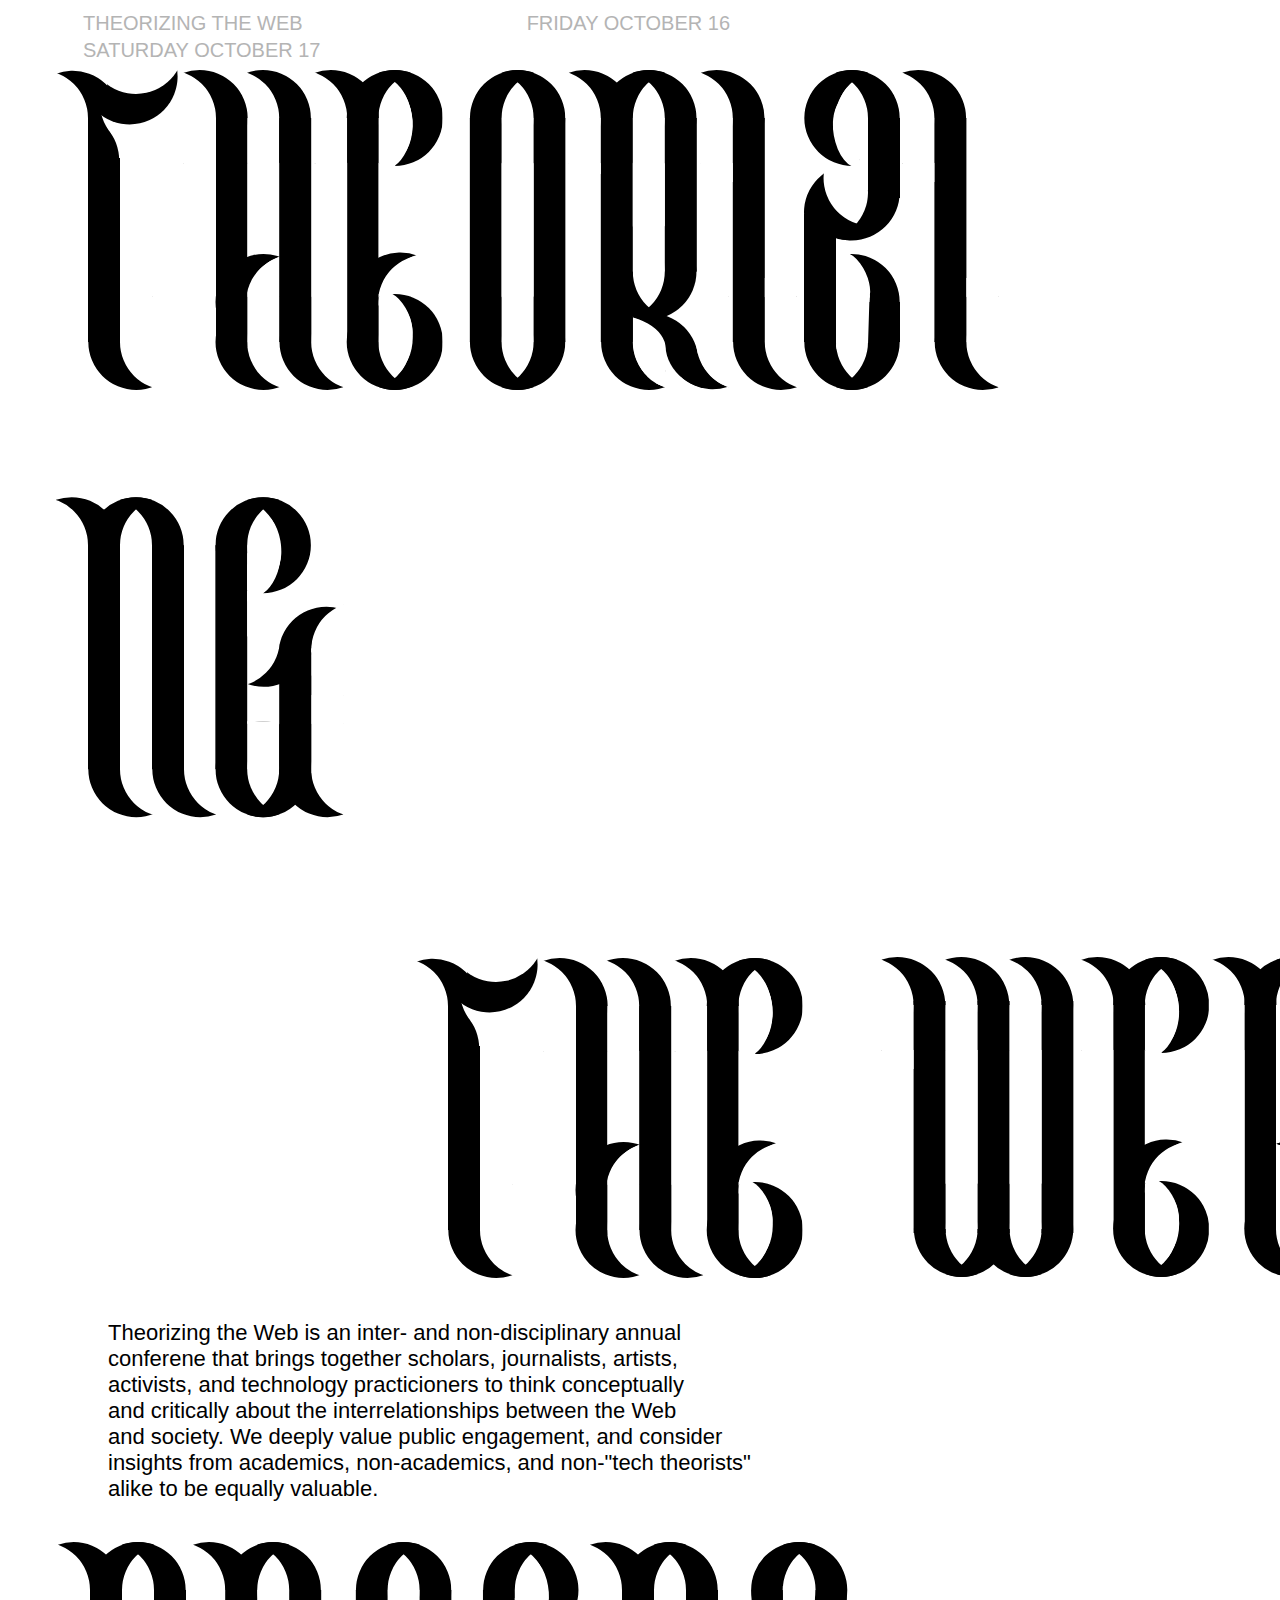
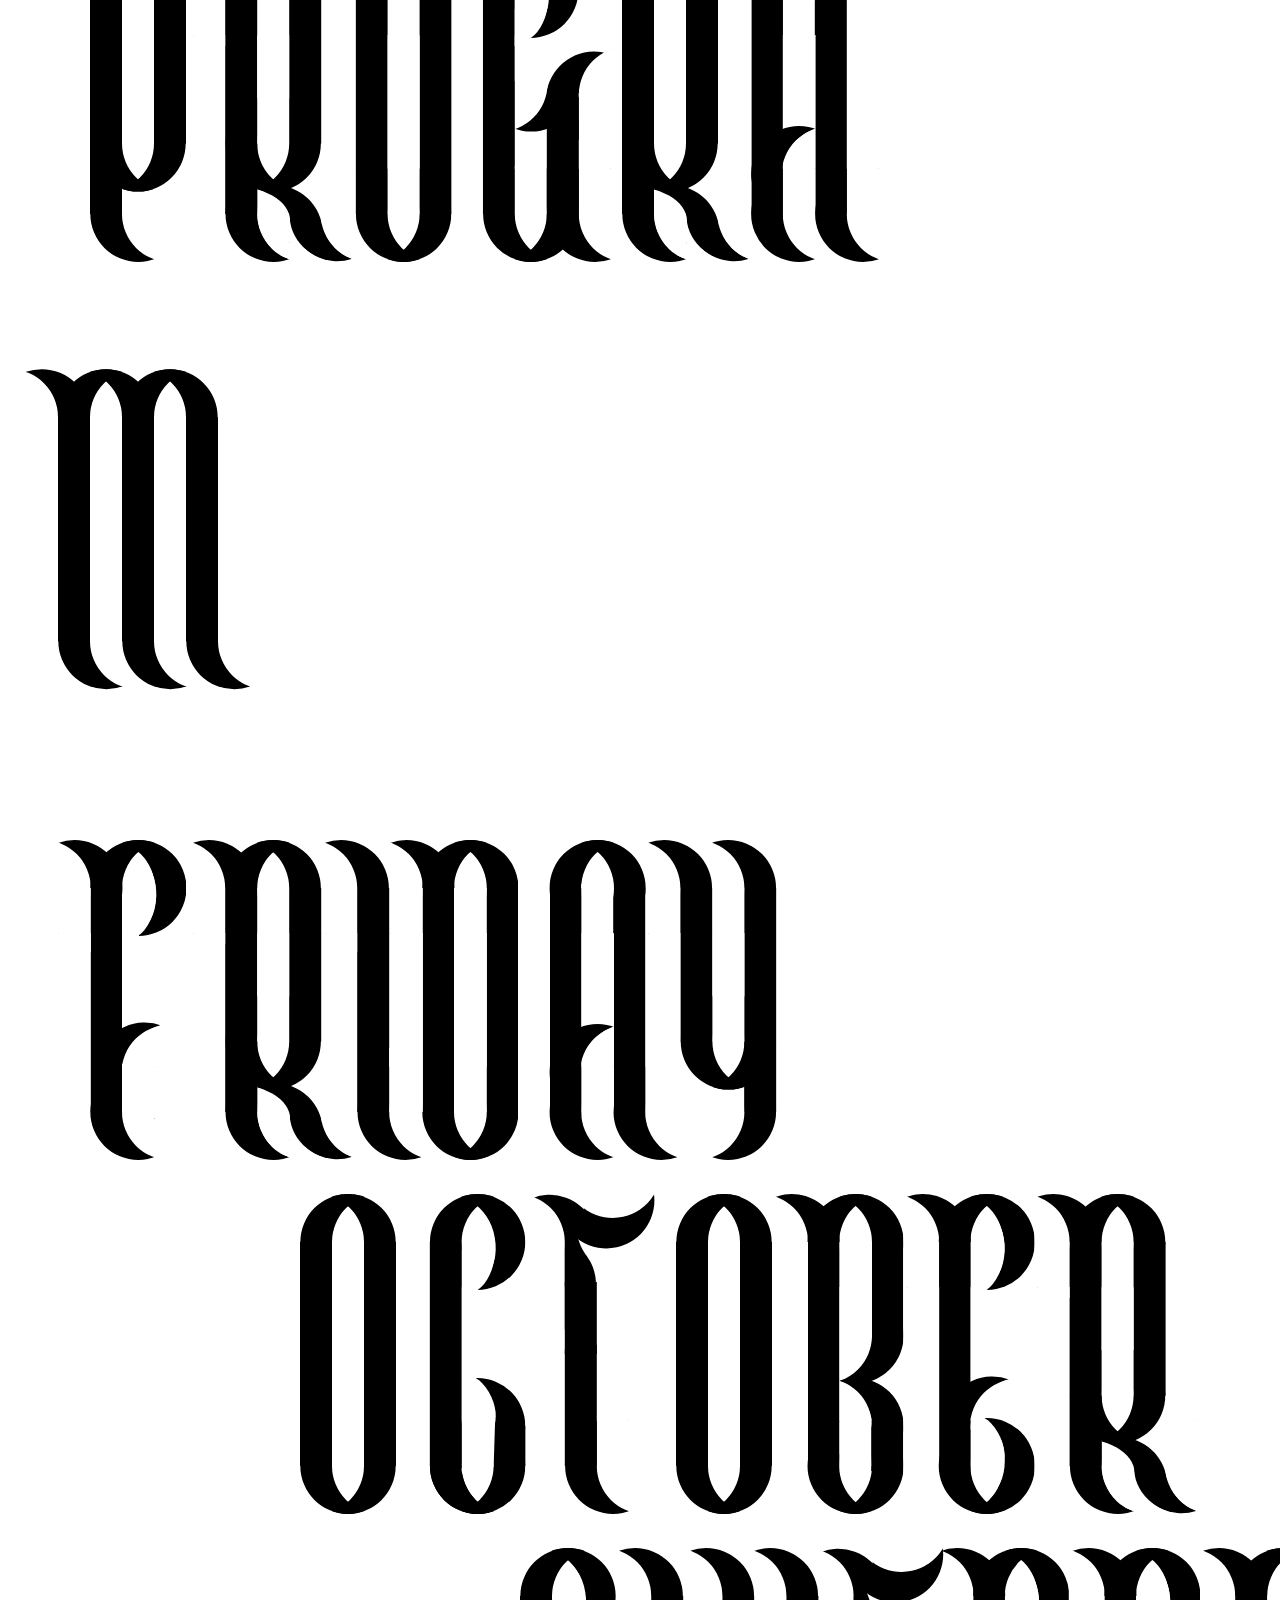
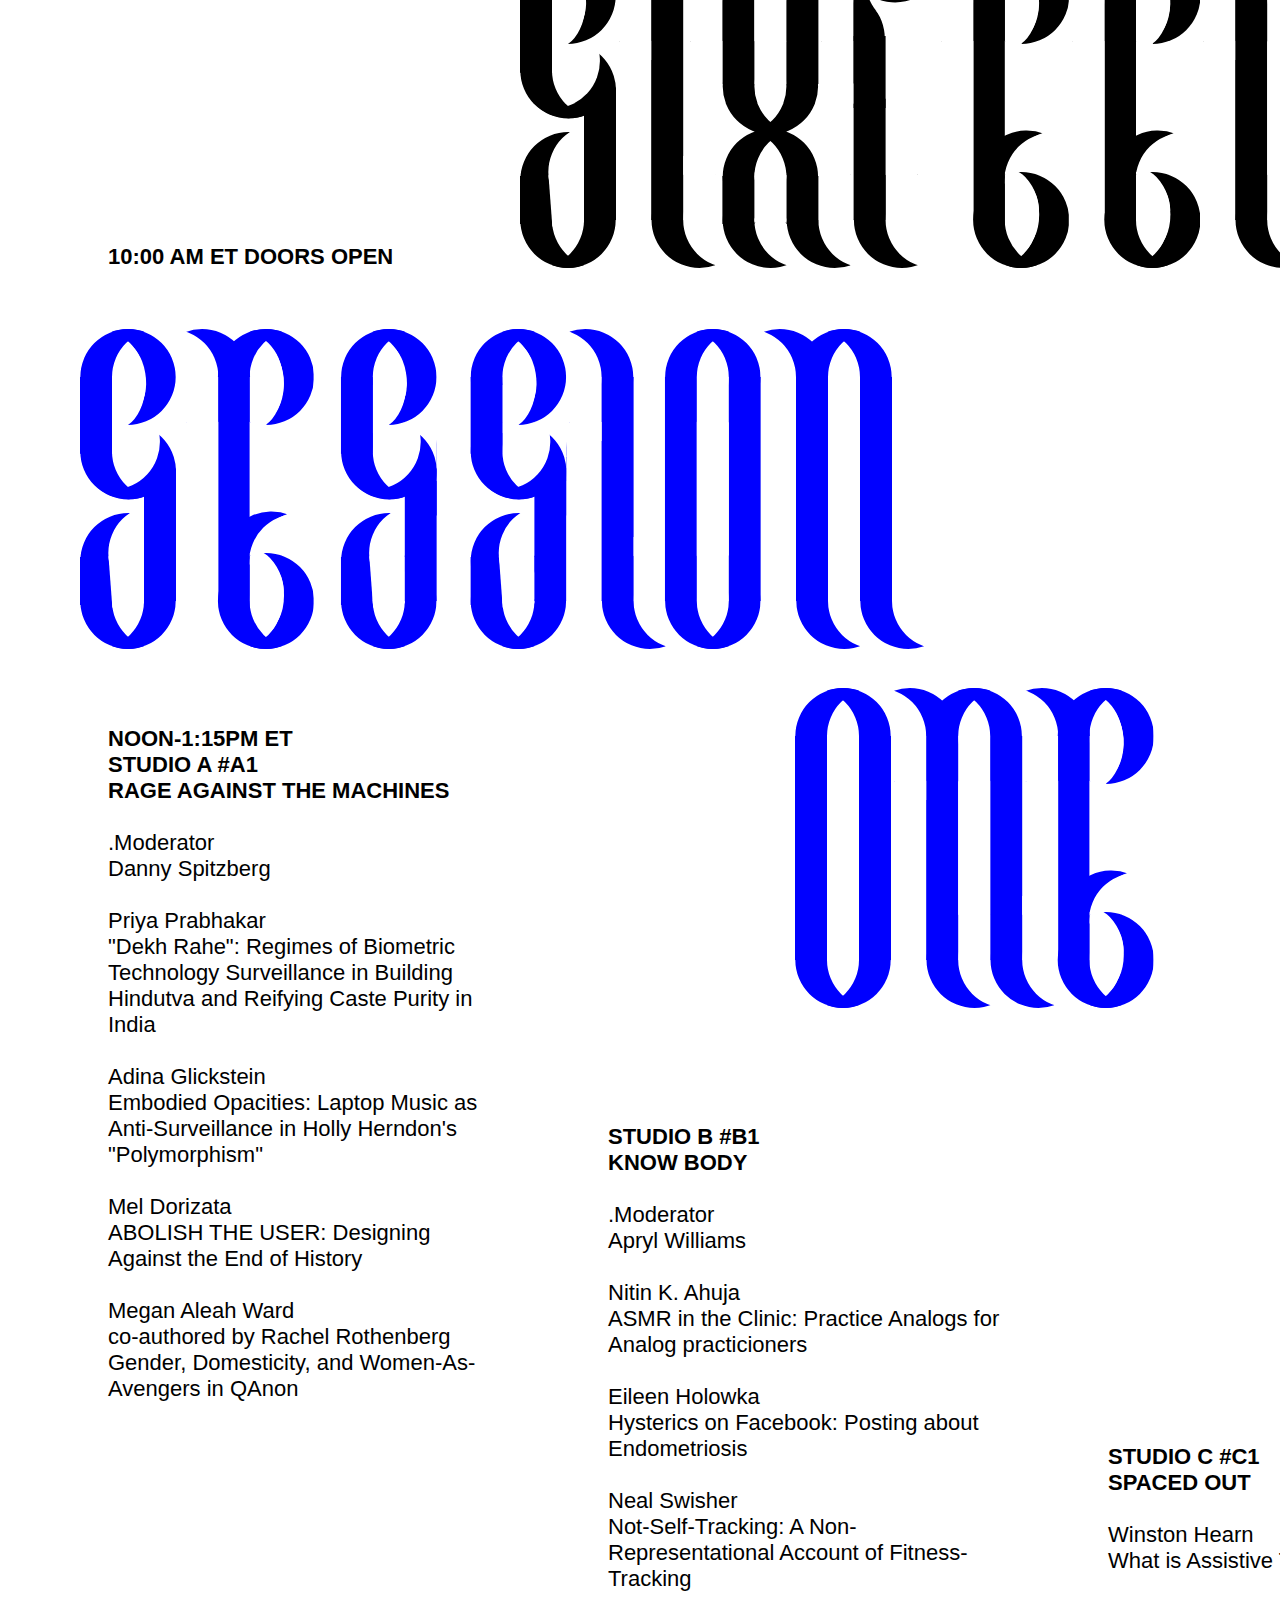
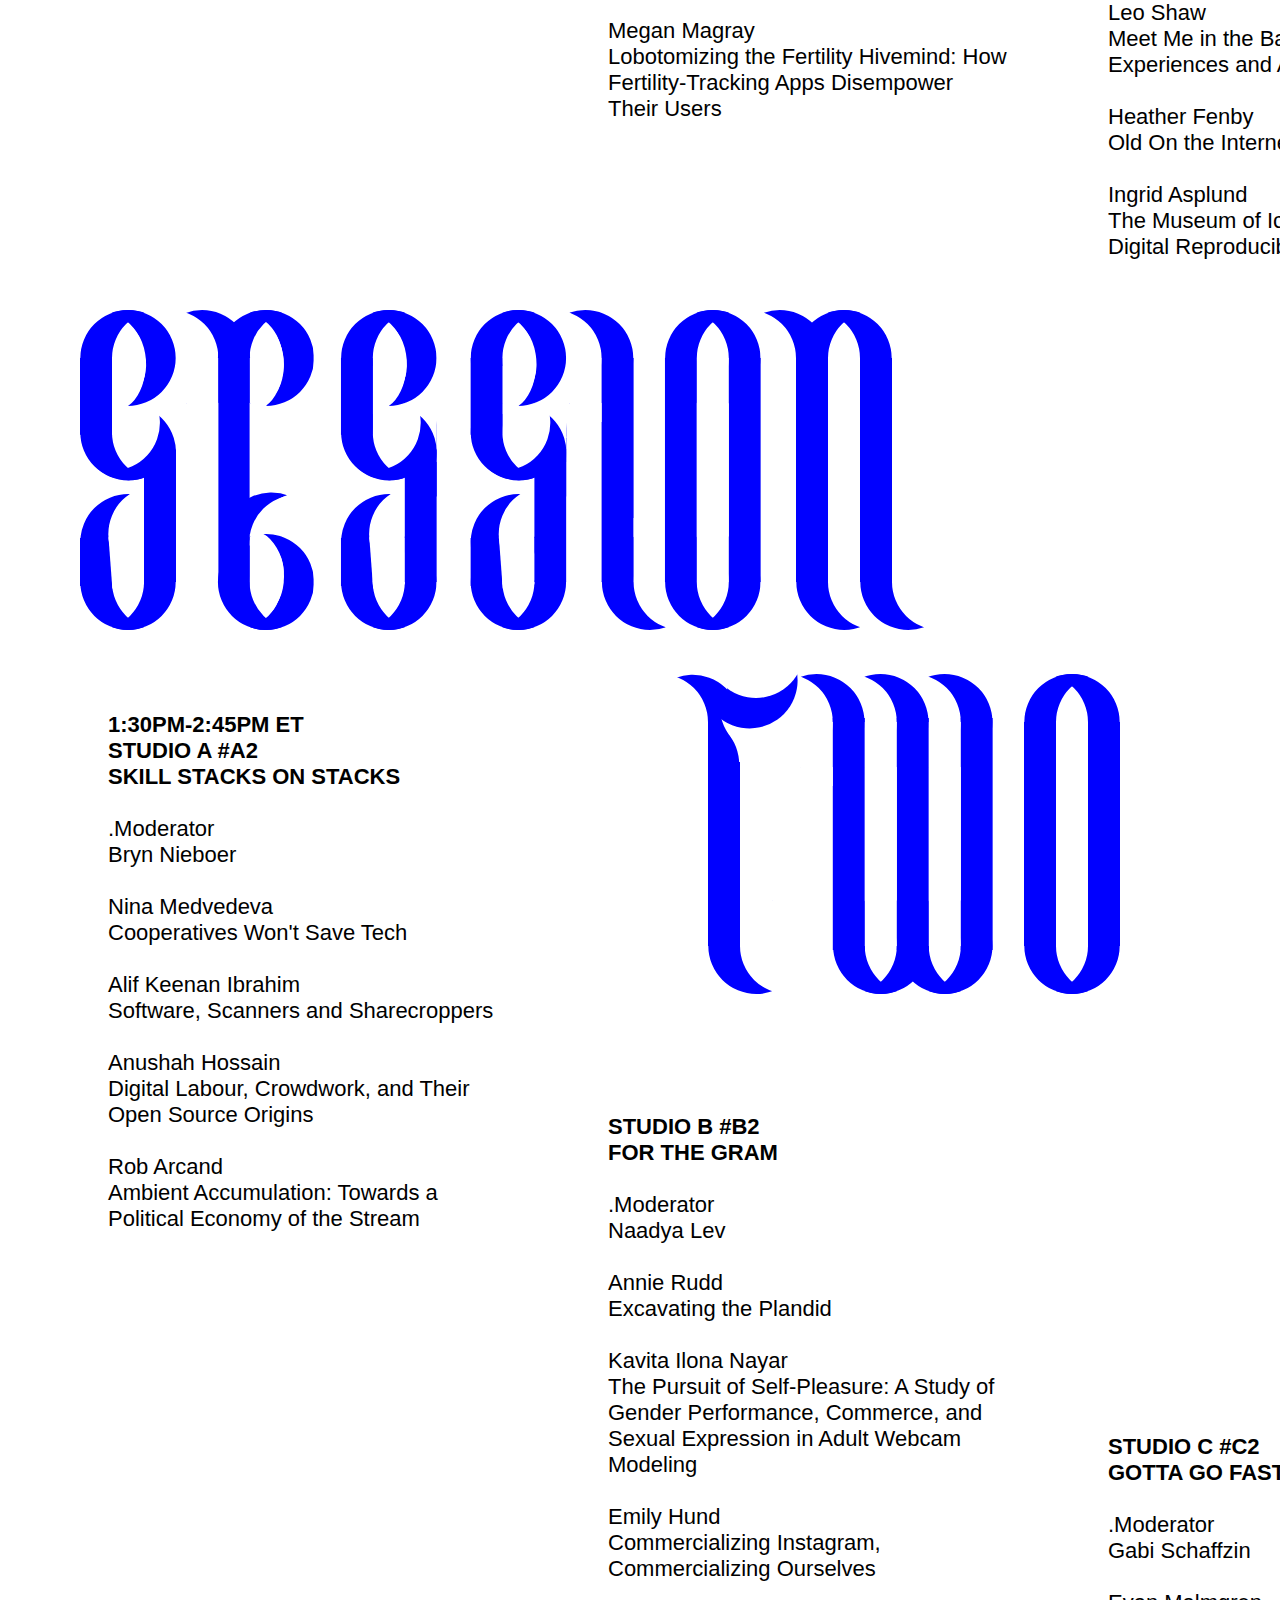
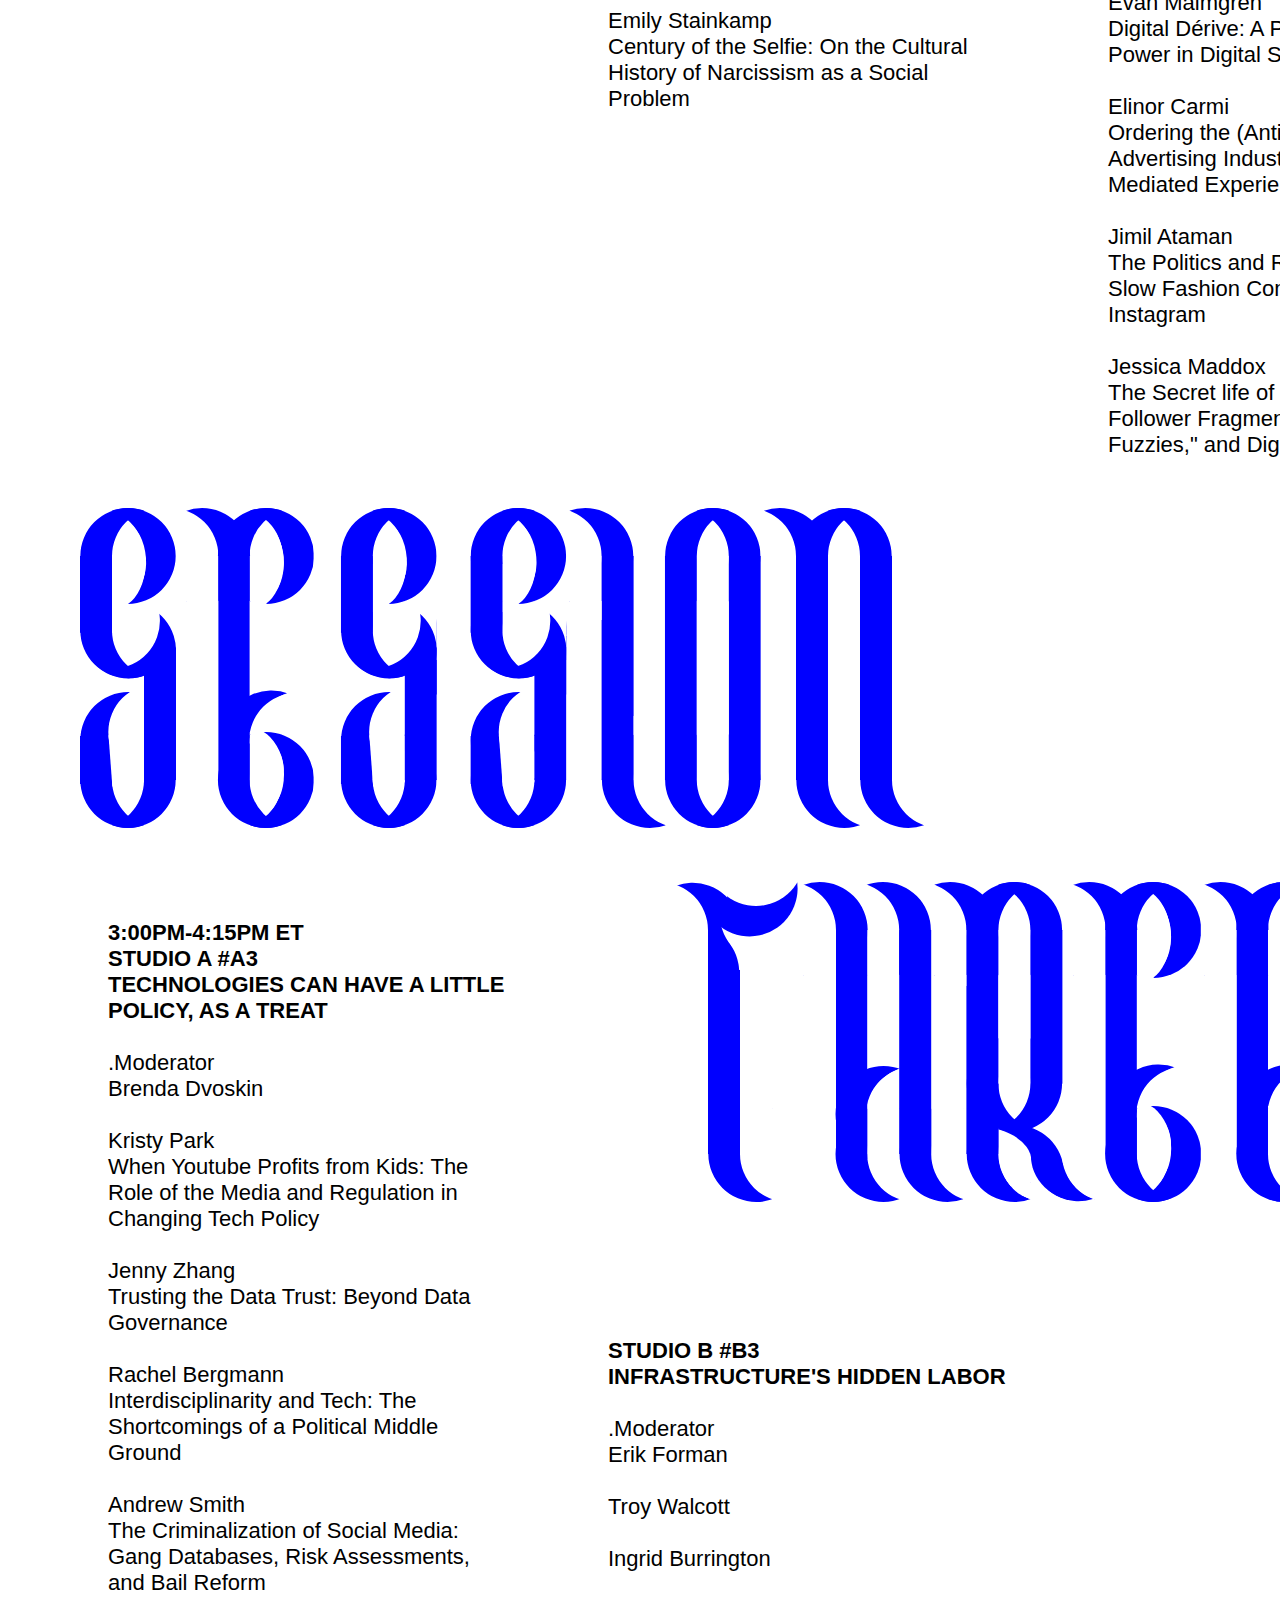
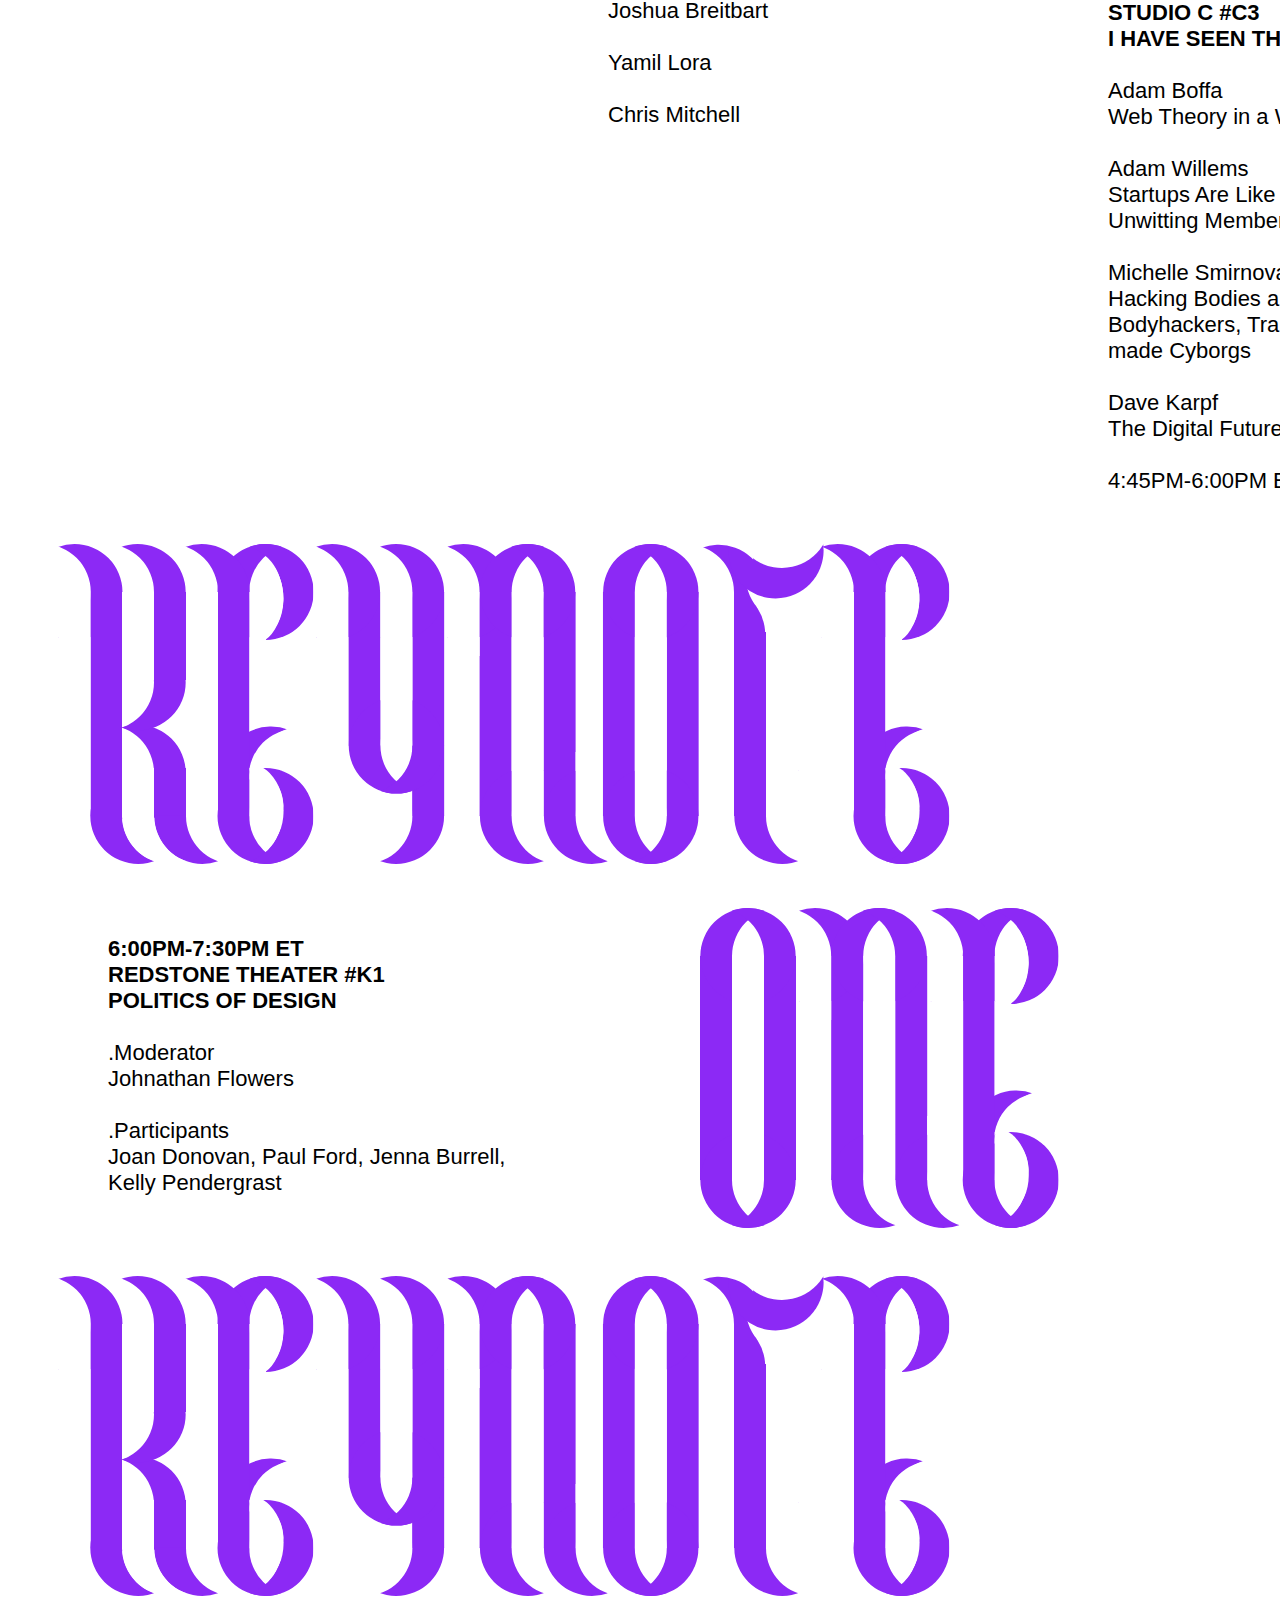
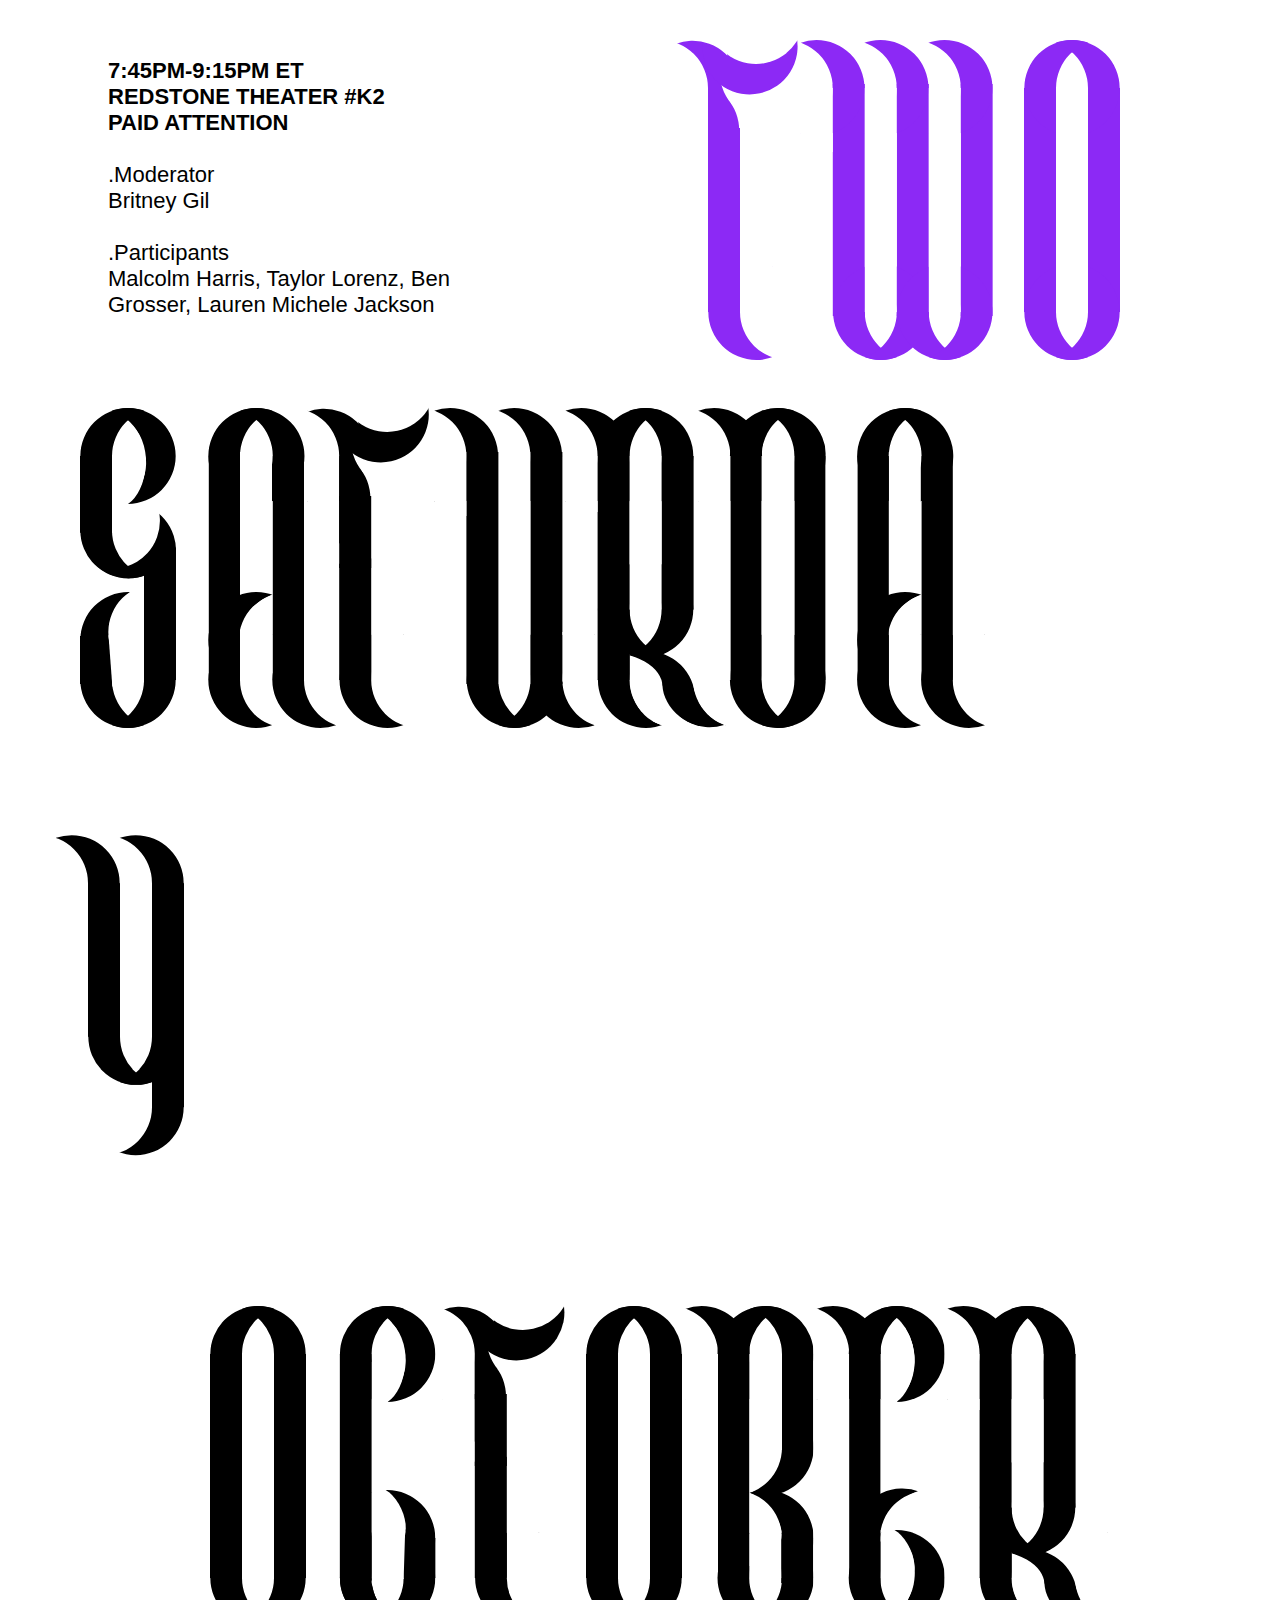
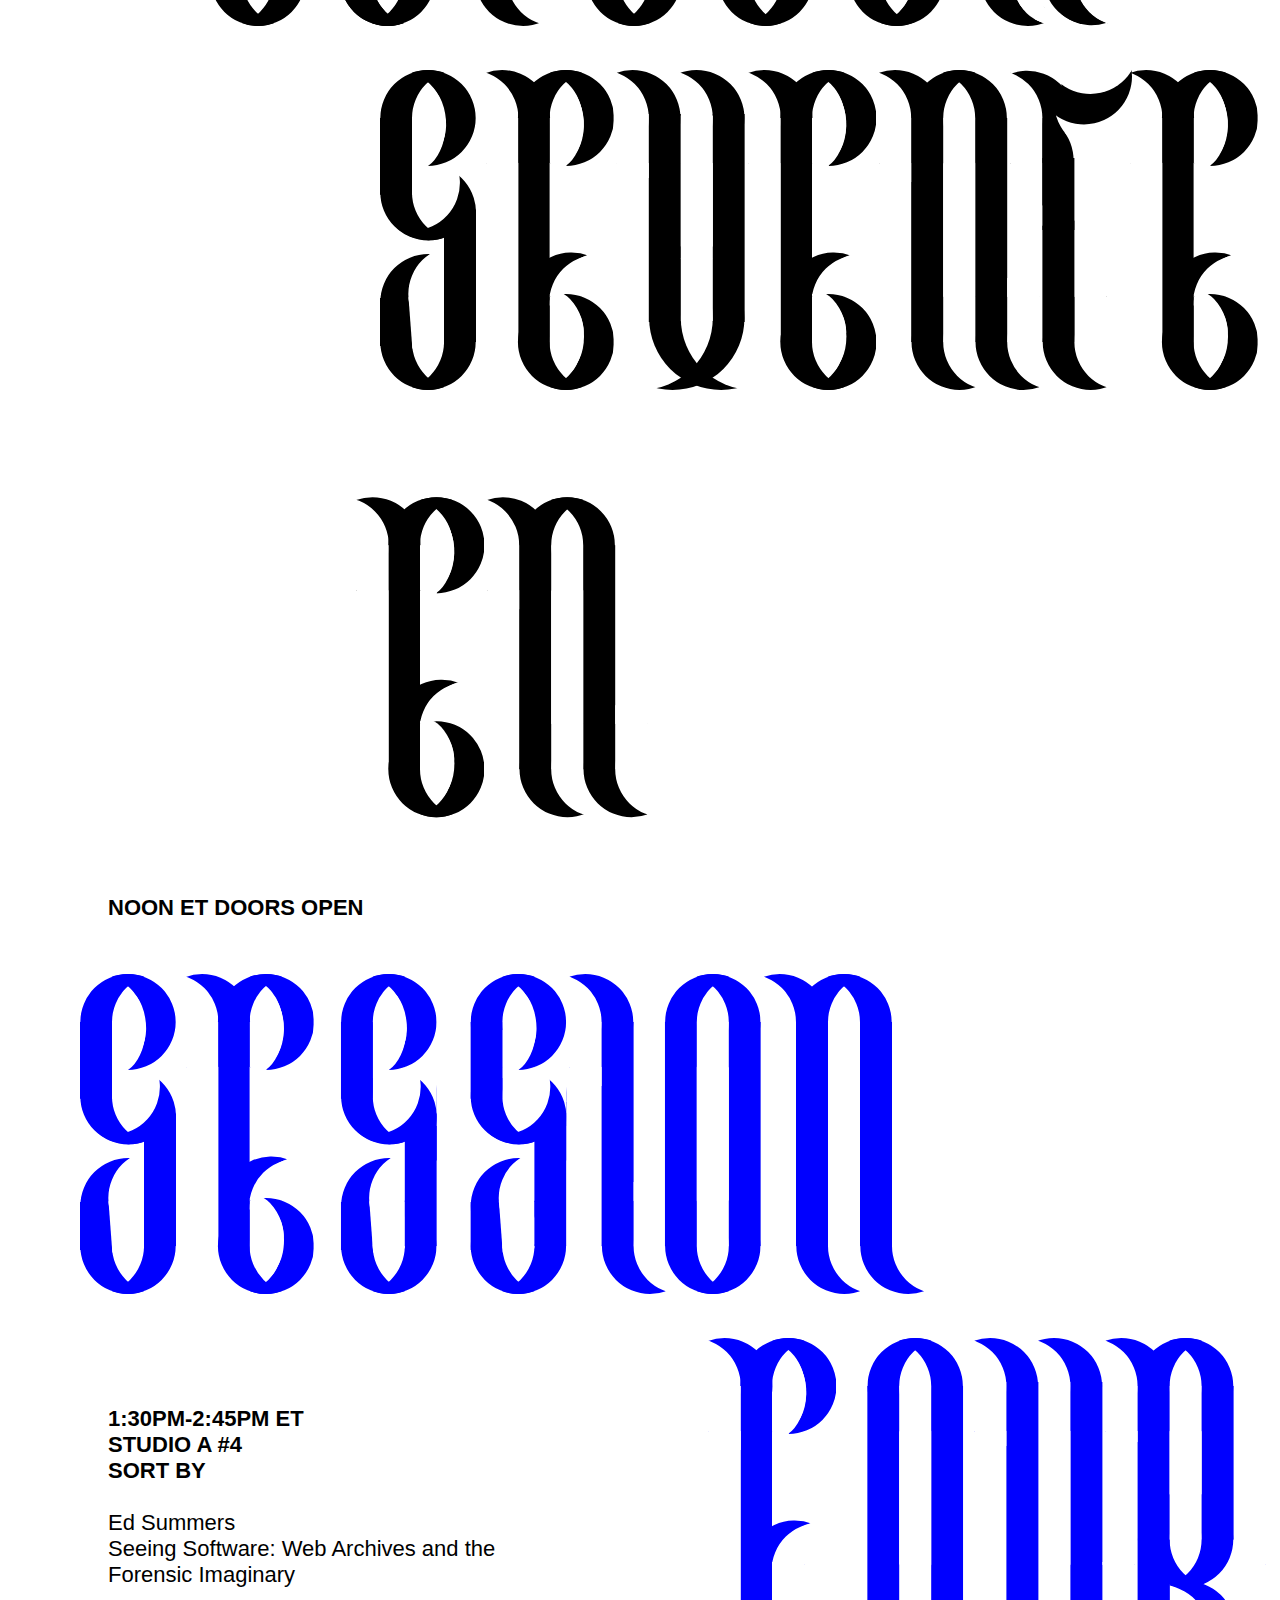
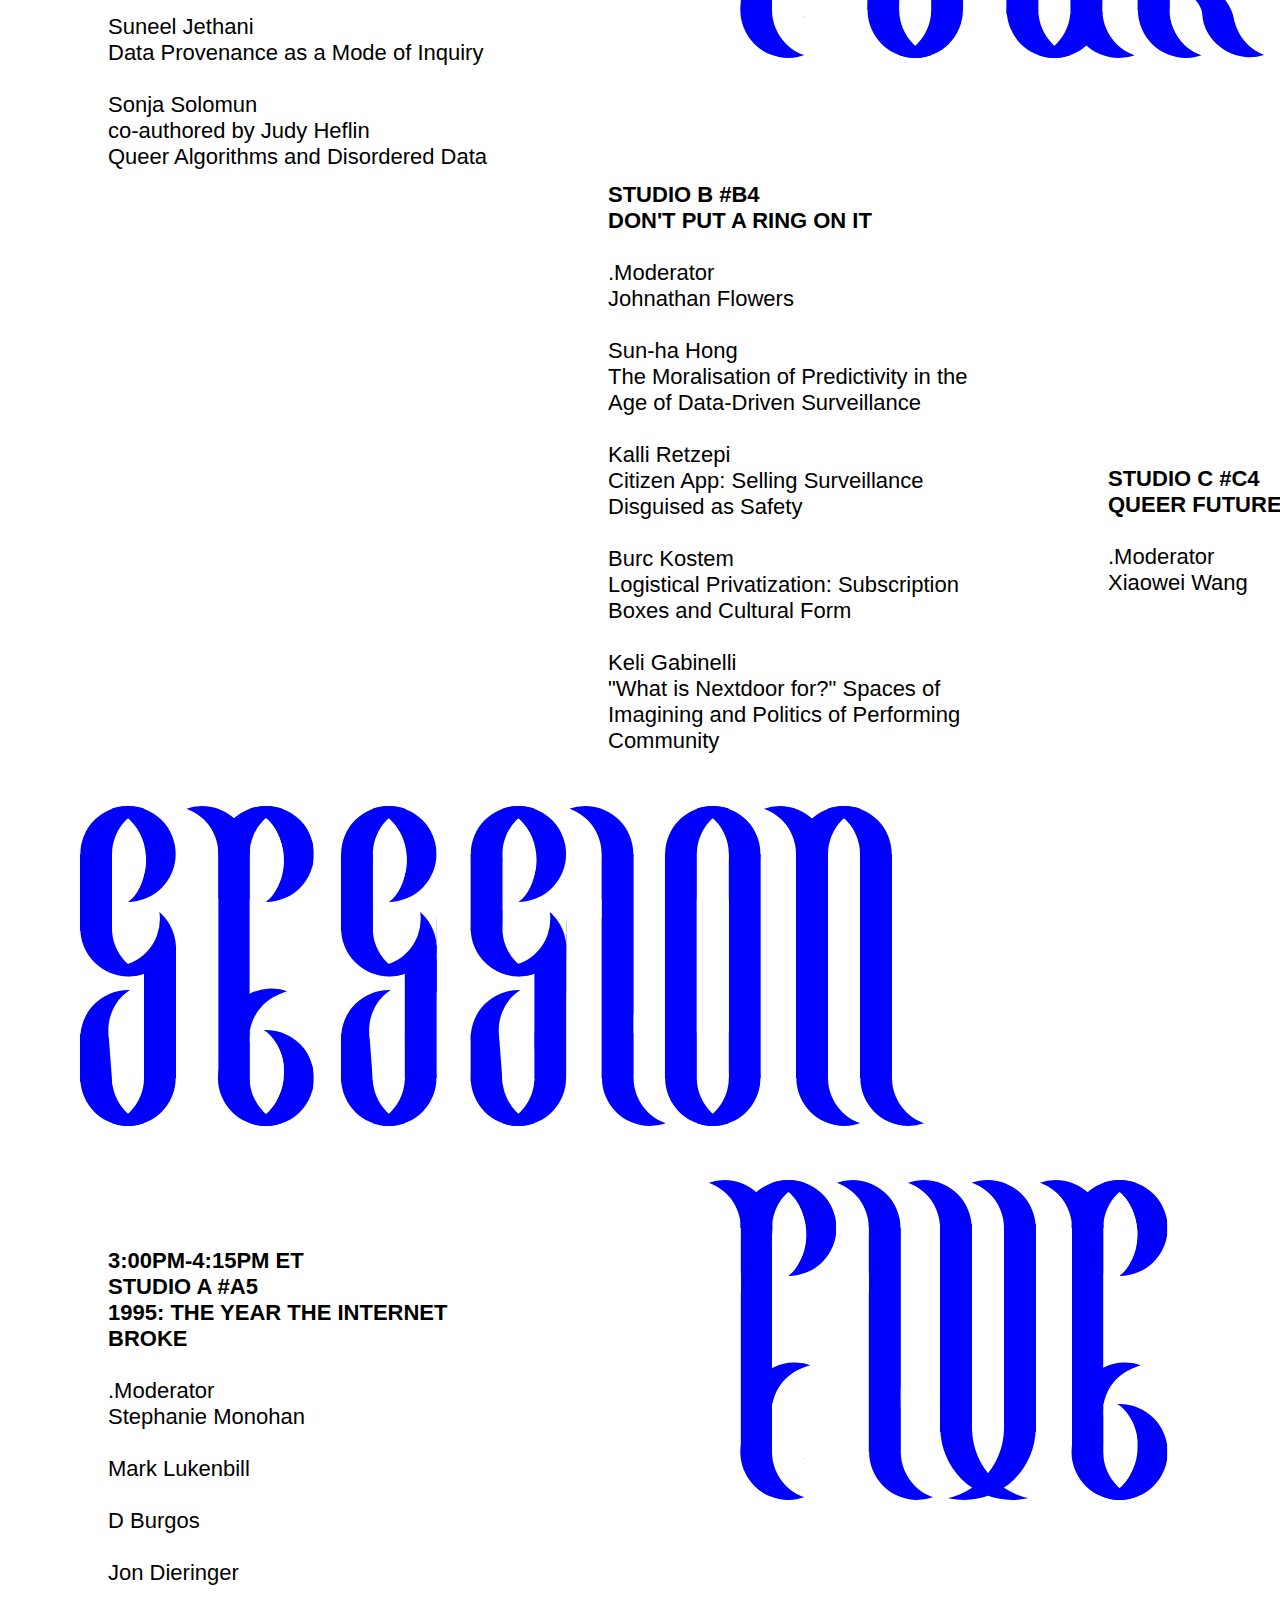
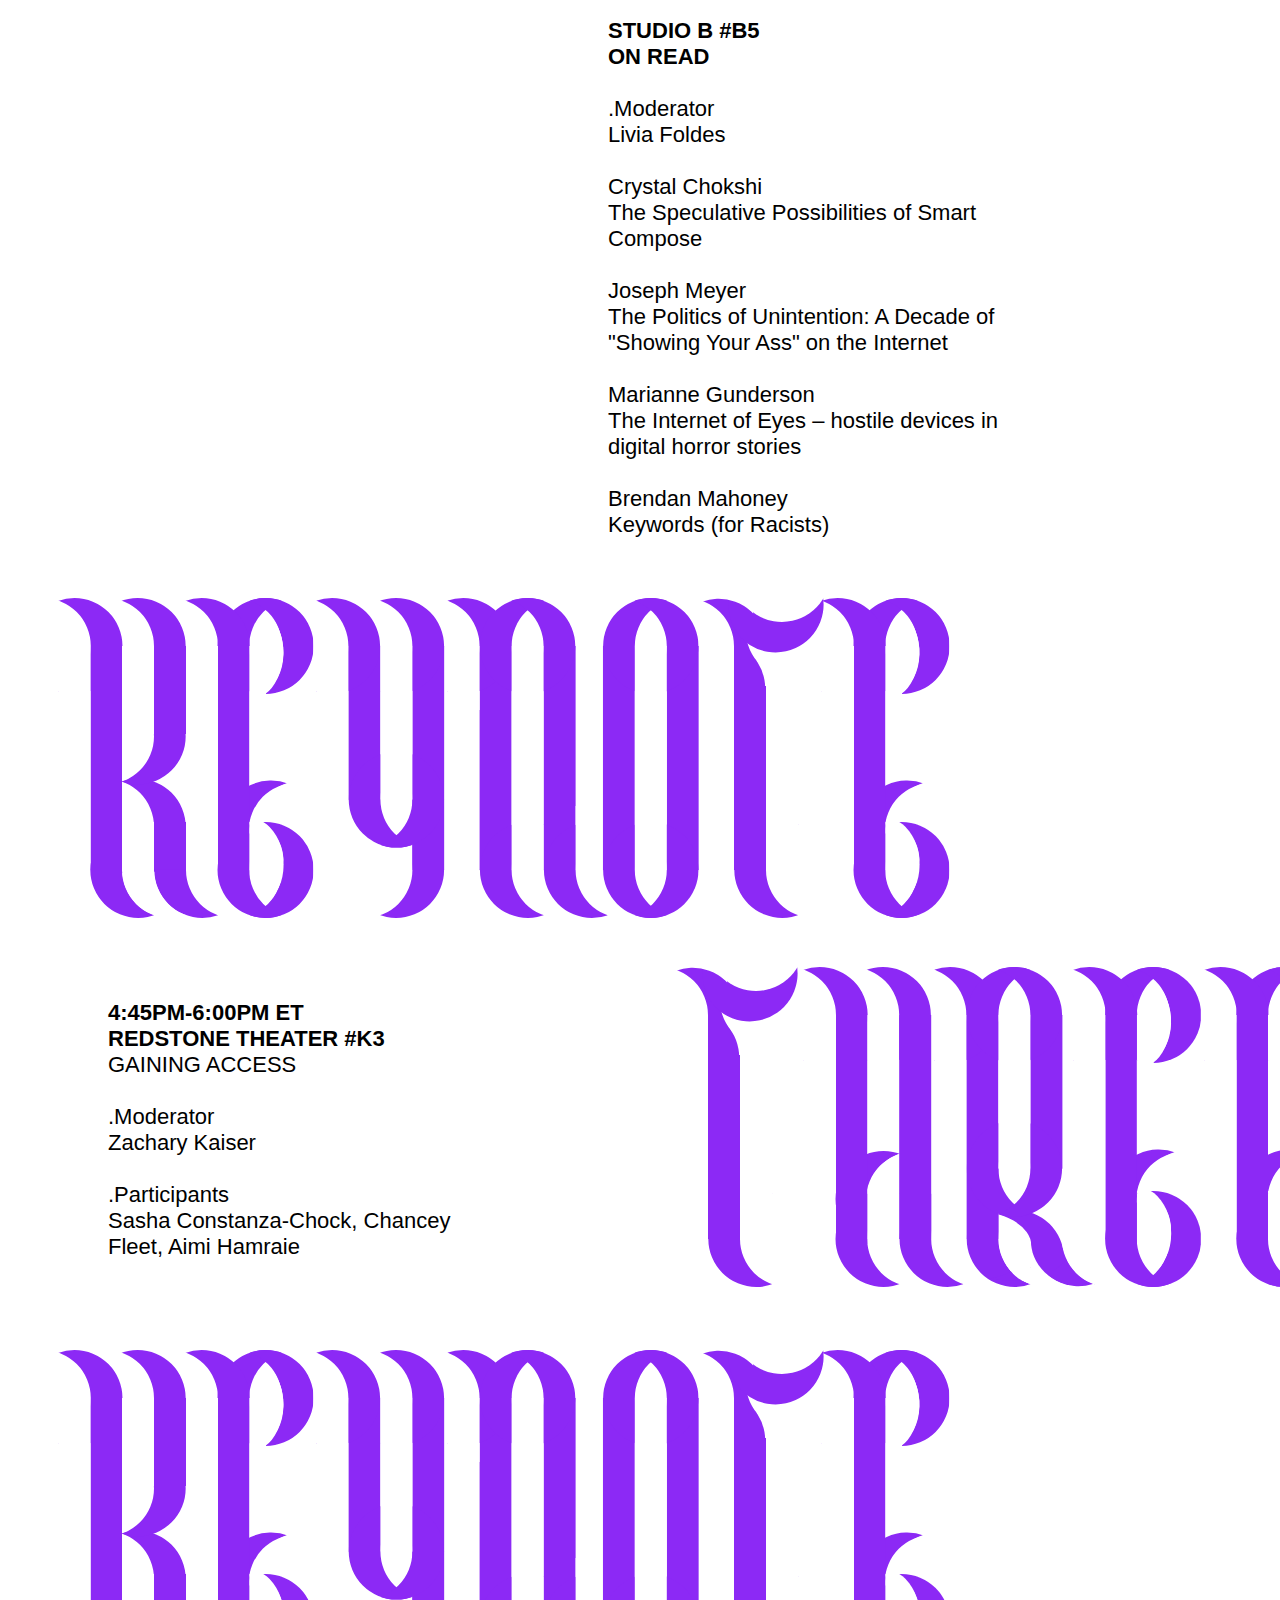
<file: IMW-A1-Final-Submission/index.html>
<!doctype html>
<html lang="">
    <head>
        <title>Theorizing the Web</title>
        <meta charset="utf-8">
        <meta http-equiv="x-ua-compatible" content="ie=edge">
        <link rel="stylesheet" href="poster-layout.css">
        <link rel="stylesheet" href="blue-letters.css">
        <link rel="stylesheet" href="purple-letters.css">
    </head>
    <body>
<!-- LINKS TO TAKE TO NEXT SECTION OF SINGLE PAGE WEB
     https://www.w3schools.com/tags/att_a_href.asp -->
     <div class="links">
       <a href="#text-theorizing">THEORIZING THE WEB</a>
       <a href="#text-friday">FRIDAY OCTOBER 16</a>
       <a href="#text-saturday">SATURDAY OCTOBER 17</a>
     </div>



<!-- https://www.theorizingtheweb.org/ny/ny2020/program-10/ -->
<!-- THEORIZING the web -->
        <div id="text-theorizing">
            <div class="letter letter-T">
                <div class="crescent-topleft-T"></div>
                <div class="crescent-topright-T"></div>
                <div class="whiteout-top-T"></div>
                <div class="crescent-bottom-T"></div>
                <div class="whiteout-left-T"></div>
                <div class="whiteout-right-T"></div>
                <div class="vertical-rectangle-T"></div>
                <div class="whiteout-top-crescent-T"></div>
                <div class="whiteout-right-crescent-T"></div>
                <div class="vertical-rectangle-cover-T"></div>
            </div>
            <div class="letter letter-H">
                <div class="crossbar-crescent-H"></div>
                <div class="whiteout-crossbar-H"></div>
                <div class="whiteout-crossbar-bottom-H"></div>
                <div class="crescent-topleft-H"></div>
                <div class="crescent-topright-H"></div>
                <div class="top-left-rectangle-whiteout-H"></div>
                <div class="top-right-rectangle-whiteout-H"></div>
                <div class="crescent-bottomleft-H"></div>
                <div class="crescent-bottomright-H"></div>
                <div class="bottom-left-rectangle-whiteout-H"></div>
                <div class="bottom-right-rectangle-whiteout-H"></div>
                <div class="vertical-left-rectangle-H"></div>
                <div class="vertical-right-rectangle-H"></div>
            </div>
            <div class="letter letter-E">
                <div class="crossbar-crescent-E"></div>
                <div class="whiteout-crossbar-E"></div>
                <div class="whiteout-crossbar-bottom-E"></div>
                <div class="crescent-topleft-E"></div>
                <div class="crescent-lefttop-E"></div>
                <div class="whiteout-left-E"></div>
                <div class="whiteout-top-leftmiddle-E"></div>
                <div class="crescent-topright-E"></div>
                <div class="whiteout-toppoint-one-E"></div>
                <div class="whiteout-toppoint-two-E"></div>
                <div class="whiteout-toppoint-three-E"></div>
                <div class="whiteout-toppoint-four-E"></div>
                <div class="crescent-bottomleft-E"></div>
                <div class="whiteout-bottom-middle-E"></div>
                <div class="crescent-bottomright-E"></div>
                <div class="whiteout-point-one-E"></div>
                <div class="whiteout-point-two-E"></div>
                <div class="whiteout-point-three-E"></div>
                <div class="whiteout-point-four-E"></div>
                <div class="vertical-rectangle-E"></div>
            </div>
            <div class="letter letter-O">
                <div class="vertical-rectangle-left-O"></div>
        				<div class="vertical-rectangle-right-O"></div>
        				<div class="crescent-topleft-O"></div>
        				<div class="crescent-topright-O"></div>
        				<div class="crescent-bottomleft-O"></div>
        				<div class="crescent-bottomright-O"></div>
        				<div class="middle-whiteout-O"></div>
            </div>
            <div class="letter letter-R">
                <div class="crescent-bottomright-R"></div>
                <div class="whiteout-crescent-br-R"></div>
                <div class="crescent-bottomleft-R"></div>
                <div class="whiteout-bottomleft-R"></div>
                <div class="whiteout-crescent-R"></div>
                <div class="skew-crescent-R"></div>
                <div class="whiteout-crescent-swoop-R"></div>
                <div class="whiteout-bottom-smooth-R"></div>
                <div class="whiteout-top-smooth-R"></div>
                <div class="vertical-rectangle-left-R"></div>
                <div class="vertical-rectangle-right-R"></div>
                <div class="crescent-topleft-R"></div>
                <div class="crescent-middle-topleft-R"></div>
                <div class="crescent-middle-topright-R"></div>
                <div class="crescent-middle-bottomleft-R"></div>
                <div class="crescent-middle-bottomright-R"></div>
                <div class="whiteout-middle-R"></div>
                <div class="whiteout-topleft-R"></div>
                <div class="whiteout-crescent-bottom-R"></div>
                <div class="whiteout-bottommiddle-R"></div>
            </div>
            <div class="letter letter-I">
              <div class="vertical-rectangle-I"></div>
              <div class="crescent-top-I"></div>
              <div class="crescent-bottom-I"></div>
              <div class="top-rectangle-whiteout-I"></div>
              <div class="bottom-rectangle-whiteout-I"></div>
            </div>
            <div class="letter letter-Z">
                <div class="crescent-topright-Z"></div>
                <div class="crescent-bottomleft-Z"></div>
                <div class="crescent-middleleft-Z"></div>
                <div class="triangle-left-Z"></div>
                <div class="left-blockout-Z"></div>
                <div class="whiteout-middleleft-Z"></div>
                <div class="topmiddle-crescent-Z"></div>
                <div class="whiteout-left-crescent-Z"></div>
                <div class="whiteout-right-Z"></div>
                <div class="whiteout-left-Z"></div>
                <div class="whiteout-top-Z"></div>
                <div class="crescent-right-Z"></div>
                <div class="whiteout-top-Z"></div>
                <div class="whiteout-bottom-oval-one-Z"></div>
                <div class="whiteout-bottom-oval-two-Z"></div>
                <div class="crescent-bottomright-Z"></div>
                <div class="crescent-topleft-Z"></div>
                <div class="whiteout-topleft-one-Z"></div>
                <div class="whiteout-topleft-two-Z"></div>
                <div class="whiteout-topleft-three-Z"></div>
                <div class="whiteout-point-one-Z"></div>
                <div class="whiteout-point-two-Z"></div>
                <div class="whiteout-point-three-Z"></div>
                <div class="whiteout-point-four-Z"></div>
                <div class="whiteout-bottom-right-Z"></div>
                <div class="vertical-left-rectangle"></div>
                <div class="vertical-right-rectangle"></div>
                <div class="vertical-rectangle-bottom-Z"></div>
                <div class="whiteout-rectangle-right-Z"></div>
                <div class="bottom-rectangle-whiteout-Z"></div>
        		</div>
            <div class="letter letter-I">
              <div class="vertical-rectangle-I"></div>
              <div class="crescent-top-I"></div>
              <div class="crescent-bottom-I"></div>
              <div class="top-rectangle-whiteout-I"></div>
              <div class="bottom-rectangle-whiteout-I"></div>
            </div>
            <div class="letter letter-N">
                <div class="vertical-rectangle-left-N"></div>
        				<div class="vertical-rectangle-right-N"></div>
        				<div class="crescent-topleft-N"></div>
        				<div class="crescent-bottomleft-N"></div>
        				<div class="crescent-bottomright-N"></div>
        				<div class="crescent-middleleft-N"></div>
        				<div class="crescent-middleright-N"></div>
        				<div class="middle-whiteout-N"></div>
        				<div class="top-left-whiteout-N"></div>
        				<div class="bottom-right-whiteout-N"></div>
            </div>
            <div class="letter letter-G">
                <div class="vertical-rectangle-G"></div>
                <div class="crescent-topleft-G"></div>
                <div class="whiteout-top-leftmiddle-G"></div>
                <div class="crescent-bottomleft-G"></div>
                <div class="crescent-bottomright-G"></div>
                <div class="crescent-bottom-G"></div>
                <div class="whiteout-crescent-bottom-G"></div>
                <div class="black-crescent-middle-G"></div>
                <div class="whiteout-bottom-middle-G"></div>
                <div class="crescent-bottom-curve-G"></div>
                <div class="whiteout-bottomright-G"></div>
                <div class="crescent-middle-G"></div>
                <div class="whiteout-crescent-middle-G"></div>
                <div class="whiteout-middle-G"></div>
                <div class="whiteout-right-G"></div>
                <div class="crescent-topright-G"></div>
                <div class="whiteout-point-one-G"></div>
                <div class="whiteout-point-two-G"></div>
                <div class="whiteout-point-three-G"></div>
                <div class="whiteout-point-four-G"></div>
                <div class="vertical-rectangle-right-G"></div>
                <div class="whiteout-squaretop-G"></div>
            </div>
          </div>

    <!-- theorizing THE web -->
          <div class="text-the">
            <div class="letter letter-T">
                <div class="crescent-topleft-T"></div>
                <div class="crescent-topright-T"></div>
                <div class="whiteout-top-T"></div>
                <div class="crescent-bottom-T"></div>
                <div class="whiteout-left-T"></div>
                <div class="whiteout-right-T"></div>
                <div class="vertical-rectangle-T"></div>
                <div class="whiteout-top-crescent-T"></div>
                <div class="whiteout-right-crescent-T"></div>
                <div class="vertical-rectangle-cover-T"></div>
            </div>
            <div class="letter letter-H">
                <div class="crossbar-crescent-H"></div>
                <div class="whiteout-crossbar-H"></div>
                <div class="whiteout-crossbar-bottom-H"></div>
                <div class="crescent-topleft-H"></div>
                <div class="crescent-topright-H"></div>
                <div class="top-left-rectangle-whiteout-H"></div>
                <div class="top-right-rectangle-whiteout-H"></div>
                <div class="crescent-bottomleft-H"></div>
                <div class="crescent-bottomright-H"></div>
                <div class="bottom-left-rectangle-whiteout-H"></div>
                <div class="bottom-right-rectangle-whiteout-H"></div>
                <div class="vertical-left-rectangle-H"></div>
                <div class="vertical-right-rectangle-H"></div>
            </div>
            <div class="letter letter-E">
                <div class="crossbar-crescent-E"></div>
                <div class="whiteout-crossbar-E"></div>
                <div class="whiteout-crossbar-bottom-E"></div>
                <div class="crescent-topleft-E"></div>
                <div class="crescent-lefttop-E"></div>
                <div class="whiteout-left-E"></div>
                <div class="whiteout-top-leftmiddle-E"></div>
                <div class="crescent-topright-E"></div>
                <div class="whiteout-toppoint-one-E"></div>
                <div class="whiteout-toppoint-two-E"></div>
                <div class="whiteout-toppoint-three-E"></div>
                <div class="whiteout-toppoint-four-E"></div>
                <div class="crescent-bottomleft-E"></div>
                <div class="whiteout-bottom-middle-E"></div>
                <div class="crescent-bottomright-E"></div>
                <div class="whiteout-point-one-E"></div>
                <div class="whiteout-point-two-E"></div>
                <div class="whiteout-point-three-E"></div>
                <div class="whiteout-point-four-E"></div>
                <div class="vertical-rectangle-E"></div>
            </div>
        </div>

    <!-- theorizing the WEB -->
        <div class="text-web">
            <div class="letter letter-W">
                <div class="vertical-rectangle-left-W"></div>
                <div class="vertical-rectangle-middle-W"></div>
                <div class="vertical-rectangle-right-W"></div>
                <div class="crescent-topleft-W"></div>
                <div class="crescent-topmiddle-W"></div>
                <div class="crescent-topright-W"></div>
                <div class="crescent-bottomleft-W"></div>
                <div class="crescent-bottom-middleleft-W"></div>
                <div class="crescent-bottom-middleright-W"></div>
                <div class="crescent-bottomright-W"></div>
                <div class="whiteout-left-W"></div>
                <div class="whiteout-middle-W"></div>
                <div class="whiteout-right-W"></div>
        		</div>
            <div class="letter letter-E">
                <div class="crossbar-crescent-E"></div>
                <div class="whiteout-crossbar-E"></div>
                <div class="whiteout-crossbar-bottom-E"></div>
                <div class="crescent-topleft-E"></div>
                <div class="crescent-lefttop-E"></div>
                <div class="whiteout-left-E"></div>
                <div class="whiteout-top-leftmiddle-E"></div>
                <div class="crescent-topright-E"></div>
                <div class="whiteout-toppoint-one-E"></div>
                <div class="whiteout-toppoint-two-E"></div>
                <div class="whiteout-toppoint-three-E"></div>
                <div class="whiteout-toppoint-four-E"></div>
                <div class="crescent-bottomleft-E"></div>
                <div class="whiteout-bottom-middle-E"></div>
                <div class="crescent-bottomright-E"></div>
                <div class="whiteout-point-one-E"></div>
                <div class="whiteout-point-two-E"></div>
                <div class="whiteout-point-three-E"></div>
                <div class="whiteout-point-four-E"></div>
                <div class="vertical-rectangle-E"></div>
            </div>
            <div class="letter letter-B">
                <div class="crescent-middletop-B"></div>
                <div class="crescent-middleright-B"></div>
                <div class="whiteout-middle-B"></div>
        			  <div class="crescent-topleft-B"></div>
        			  <div class="crescent-bottomleft-B"></div>
        			  <div class="crescent-bottomright-B"></div>
        			  <div class="crescent-topright-B"></div>
        			  <div class="whiteout-topleft-B"></div>
                <div class="crescent-middle-B"></div>
                <div class="whiteout-middle-crescent-B"></div>
                <div class="whiteout-rectangle-bottomleft-B"></div>
                <div class="whiteout-oval-bottomright-B"></div>
                <div class="whiteout-rectangle-middle-B"></div>
                <div class="vertical-topright-rectangle-B"></div>
                <div class="vertical-left-rectangle-B"></div>
        			  <div class="vertical-right-rectangle-B"></div>
            </div>
        </div>

        <div class="paragraph-1">
            <p>
                Theorizing the Web is an inter- and non-disciplinary annual
                <br> conferene that brings together scholars, journalists, artists,
                <br> activists, and technology practicioners to think conceptually
                <br> and critically about the interrelationships between the Web
                <br> and society. We deeply value public engagement, and consider
                <br> insights from academics, non-academics, and non-"tech theorists"
                <br> alike to be equally valuable.
            </p>
        </div>

    <!-- PROGRAM -->
        <div class="text-program">
            <div class="letter letter-P">
                <div class="vertical-left-rectangle-P"></div>
        				<div class="vertical-right-rectangle-P"></div>
        				<div class="crescent-topleft-P"></div>
        				<div class="crescent-bottom-P"></div>
        				<div class="bottom-left-whiteout-P"></div>
        				<div class="crescent-middle-topleft-P"></div>
        				<div class="crescent-middle-topright-P"></div>
        				<div class="crescent-middle-bottomleft-P"></div>
        				<div class="crescent-middle-bottomright-P"></div>
        				<div class="top-left-whiteout-P"></div>
        				<div class="middle-whiteout-P"></div>
            </div>
            <div class="letter letter-R">
                <div class="crescent-bottomright-R"></div>
                <div class="whiteout-crescent-br-R"></div>
                <div class="crescent-bottomleft-R"></div>
                <div class="whiteout-bottomleft-R"></div>
                <div class="whiteout-crescent-R"></div>
                <div class="skew-crescent-R"></div>
                <div class="whiteout-crescent-swoop-R"></div>
                <div class="whiteout-bottom-smooth-R"></div>
                <div class="whiteout-top-smooth-R"></div>
                <div class="vertical-rectangle-left-R"></div>
                <div class="vertical-rectangle-right-R"></div>
                <div class="crescent-topleft-R"></div>
                <div class="crescent-middle-topleft-R"></div>
                <div class="crescent-middle-topright-R"></div>
                <div class="crescent-middle-bottomleft-R"></div>
                <div class="crescent-middle-bottomright-R"></div>
                <div class="whiteout-middle-R"></div>
                <div class="whiteout-topleft-R"></div>
                <div class="whiteout-crescent-bottom-R"></div>
                <div class="whiteout-bottommiddle-R"></div>
            </div>
            <div class="letter letter-O">
                <div class="vertical-rectangle-left-O"></div>
        				<div class="vertical-rectangle-right-O"></div>
        				<div class="crescent-topleft-O"></div>
        				<div class="crescent-topright-O"></div>
        				<div class="crescent-bottomleft-O"></div>
        				<div class="crescent-bottomright-O"></div>
        				<div class="middle-whiteout-O"></div>
            </div>
            <div class="letter letter-G">
                <div class="vertical-rectangle-G"></div>
                <div class="crescent-topleft-G"></div>
                <div class="whiteout-top-leftmiddle-G"></div>
                <div class="crescent-bottomleft-G"></div>
                <div class="crescent-bottomright-G"></div>
                <div class="crescent-bottom-G"></div>
                <div class="whiteout-crescent-bottom-G"></div>
                <div class="black-crescent-middle-G"></div>
                <div class="whiteout-bottom-middle-G"></div>
                <div class="crescent-bottom-curve-G"></div>
                <div class="whiteout-bottomright-G"></div>
                <div class="crescent-middle-G"></div>
                <div class="whiteout-crescent-middle-G"></div>
                <div class="whiteout-middle-G"></div>
                <div class="whiteout-right-G"></div>
                <div class="crescent-topright-G"></div>
                <div class="whiteout-point-one-G"></div>
                <div class="whiteout-point-two-G"></div>
                <div class="whiteout-point-three-G"></div>
                <div class="whiteout-point-four-G"></div>
                <div class="vertical-rectangle-right-G"></div>
                <div class="whiteout-squaretop-G"></div>
            </div>
            <div class="letter letter-R">
                <div class="crescent-bottomright-R"></div>
                <div class="whiteout-crescent-br-R"></div>
                <div class="crescent-bottomleft-R"></div>
                <div class="whiteout-bottomleft-R"></div>
                <div class="whiteout-crescent-R"></div>
                <div class="skew-crescent-R"></div>
                <div class="whiteout-crescent-swoop-R"></div>
                <div class="whiteout-bottom-smooth-R"></div>
                <div class="whiteout-top-smooth-R"></div>
                <div class="vertical-rectangle-left-R"></div>
                <div class="vertical-rectangle-right-R"></div>
                <div class="crescent-topleft-R"></div>
                <div class="crescent-middle-topleft-R"></div>
                <div class="crescent-middle-topright-R"></div>
                <div class="crescent-middle-bottomleft-R"></div>
                <div class="crescent-middle-bottomright-R"></div>
                <div class="whiteout-middle-R"></div>
                <div class="whiteout-topleft-R"></div>
                <div class="whiteout-crescent-bottom-R"></div>
                <div class="whiteout-bottommiddle-R"></div>
            </div>
            <div class="letter letter-A">
                <div class="crossbar-crescent-A"></div>
                <div class="whiteout-crossbar-A"></div>
                <div class="whiteout-crossbar-bottom-A"></div>
                <div class="crescent-bottomleft-A"></div>
                <div class="crescent-bottomright-A"></div>
                <div class="crescent-topleft-A"></div>
                <div class="crescent-topright-A"></div>
                <div class="rectangle-bottom-whiteout-A"></div>
                <div class="middle-whiteout-top-A"></div>
                <div class="middle-whiteout-bottom-A"></div>
                <div class="vertical-rectangle-left-A"></div>
                <div class="vertical-rectangle-right-A"></div>
            </div>
            <div class="letter letter-M">
                <div class="crescent-topleft-M"></div>
        				<div class="crescent-topleft-right-M"></div>
        				<div class="crescent-topmiddle-left-M"></div>
        				<div class="crescent-topmiddle-right-M"></div>
        				<div class="crescent-topright-M"></div>
        				<div class="crescent-bottomleft-M"></div>
        				<div class="crescent-bottommiddle-M"></div>
        				<div class="crescent-bottomright-M"></div>
        				<div class="vertical-left-rectangle-M"></div>
        				<div class="vertical-middle-rectangle-M"></div>
        				<div class="vertical-right-rectangle-M"></div>
        				<div class="whiteout-topleft-M"></div>
        				<div class="whiteout-middleleft-M"></div>
        				<div class="whiteout-middleright-M"></div>
        				<div class="whiteout-bottomright-M"></div>
            </div>
        </div>

    <!-- FRIDAY october sixteenth -->
        <div id="text-friday">
            <div class="letter letter-F">
                <div class="crossbar-crescent-F"></div>
                <div class="whiteout-crossbar-F"></div>
                <div class="whiteout-crossbar-bottom-F"></div>
                <div class="vertical-rectangle-F"></div>
                <div class="crescent-topleft-F"></div>
                <div class="whiteout-top-leftmiddle-F"></div>
                <div class="crescent-topright-F"></div>
                <div class="whiteout-point-one-F"></div>
                <div class="whiteout-point-two-F"></div>
                <div class="whiteout-point-three-F"></div>
                <div class="whiteout-point-four-F"></div>
                <div class="crescent-bottomleft-F"></div>
                <div class="whiteout-bottom-middle-F"></div>
                <div class="crescent-lefttop-F"></div>
                <div class="whiteout-left-F"></div>
            </div>
            <div class="letter letter-R">
                <div class="crescent-bottomright-R"></div>
                <div class="whiteout-crescent-br-R"></div>
                <div class="crescent-bottomleft-R"></div>
                <div class="whiteout-bottomleft-R"></div>
                <div class="whiteout-crescent-R"></div>
                <div class="skew-crescent-R"></div>
                <div class="whiteout-crescent-swoop-R"></div>
                <div class="whiteout-bottom-smooth-R"></div>
                <div class="whiteout-top-smooth-R"></div>
                <div class="vertical-rectangle-left-R"></div>
                <div class="vertical-rectangle-right-R"></div>
                <div class="crescent-topleft-R"></div>
                <div class="crescent-middle-topleft-R"></div>
                <div class="crescent-middle-topright-R"></div>
                <div class="crescent-middle-bottomleft-R"></div>
                <div class="crescent-middle-bottomright-R"></div>
                <div class="whiteout-middle-R"></div>
                <div class="whiteout-topleft-R"></div>
                <div class="whiteout-crescent-bottom-R"></div>
                <div class="whiteout-bottommiddle-R"></div>
            </div>
            <div class="letter letter-I">
              <div class="vertical-rectangle-I"></div>
              <div class="crescent-top-I"></div>
              <div class="crescent-bottom-I"></div>
              <div class="top-rectangle-whiteout-I"></div>
              <div class="bottom-rectangle-whiteout-I"></div>
            </div>
            <div class="letter letter-D">
                <div class="vertical-left-rectangle-D"></div>
                <div class="vertical-right-rectangle-D"></div>
                <div class="crescent-bottom-middleleft-D"></div>
                <div class="crescent-bottomright-D"></div>
                <div class="crescent-topleft-D"></div>
                <div class="crescent-middleleft-D"></div>
                <div class="crescent-topright-D"></div>
                <div class="whiteout-left-D"></div>
                <div class="whiteout-middle-D"></div>
            </div>
            <div class="letter letter-A">
                <div class="crossbar-crescent-A"></div>
                <div class="whiteout-crossbar-A"></div>
                <div class="whiteout-crossbar-bottom-A"></div>
                <div class="crescent-bottomleft-A"></div>
                <div class="crescent-bottomright-A"></div>
                <div class="crescent-topleft-A"></div>
                <div class="crescent-topright-A"></div>
                <div class="rectangle-bottom-whiteout-A"></div>
                <div class="middle-whiteout-top-A"></div>
                <div class="middle-whiteout-bottom-A"></div>
                <div class="vertical-rectangle-left-A"></div>
                <div class="vertical-rectangle-right-A"></div>
            </div>
            <div class="letter letter-Y">
                <div class="crescent-bottomright-Y"></div>
                <div class="whiteout-bottommiddle-Y"></div>
                <div class="vertical-rectangle-left-Y"></div>
                <div class="vertical-rectangle-right-Y"></div>
                <div class="crescent-topleft-Y"></div>
                <div class="crescent-topright-Y"></div>
                <div class="crescent-middleleft-Y"></div>
                <div class="crescent-middleright-Y"></div>
                <div class="whiteout-left-Y"></div>
                <div class="whiteout-middle-Y"></div>
        		</div>
        </div>

    <!-- friday OCTOBER sixteenth -->
        <div class="text-october-16">
            <div class="letter letter-O">
                <div class="vertical-rectangle-left-O"></div>
        				<div class="vertical-rectangle-right-O"></div>
        				<div class="crescent-topleft-O"></div>
        				<div class="crescent-topright-O"></div>
        				<div class="crescent-bottomleft-O"></div>
        				<div class="crescent-bottomright-O"></div>
        				<div class="middle-whiteout-O"></div>
            </div>
            <div class="letter letter-C">
                <div class="crescent-topleft-C"></div>
                <div class="whiteout-top-leftmiddle-C"></div>
                <div class="crescent-topright-C"></div>
                <div class="whiteout-point-one-C"></div>
                <div class="whiteout-point-two-C"></div>
                <div class="whiteout-point-three-C"></div>
                <div class="whiteout-point-four-C"></div>
                <div class="crescent-bottomleft-C"></div>
                <div class="crescent-bottom-curve-C"></div>
                <div class="whiteout-bpoint-one-C"></div>
                <div class="whiteout-bpoint-two-C"></div>
                <div class="whiteout-bpoint-three-C"></div>
                <div class="whiteout-bpoint-four-C"></div>
                <div class="crescent-bottomleft-C"></div>
                <div class="whiteout-bottom-middle-C"></div>
                <div class="whiteout-bottom-oval-two-C"></div>
                <div class="crescent-bottomright-C"></div>
                <div class="whiteout-bottom-oval-one-C"></div>
                <div class="vertical-rectangle-right-C"></div>
                <div class="whiteout-rectangle-right-C"></div>
                <div class="vertical-rectangle-C"></div>
                <div class="whiteout-bottomright-C"></div>
            </div>
            <div class="letter letter-T">
                <div class="crescent-topleft-T"></div>
                <div class="crescent-topright-T"></div>
                <div class="whiteout-top-T"></div>
                <div class="crescent-bottom-T"></div>
                <div class="whiteout-left-T"></div>
                <div class="whiteout-right-T"></div>
                <div class="vertical-rectangle-T"></div>
                <div class="whiteout-top-crescent-T"></div>
                <div class="whiteout-right-crescent-T"></div>
                <div class="vertical-rectangle-cover-T"></div>
            </div>
            <div class="letter letter-O">
                <div class="vertical-rectangle-left-O"></div>
                <div class="vertical-rectangle-right-O"></div>
                <div class="crescent-topleft-O"></div>
                <div class="crescent-topright-O"></div>
                <div class="crescent-bottomleft-O"></div>
                <div class="crescent-bottomright-O"></div>
                <div class="middle-whiteout-O"></div>
            </div>
            <div class="letter letter-B">
                <div class="crescent-middletop-B"></div>
                <div class="crescent-middleright-B"></div>
                <div class="whiteout-middle-B"></div>
        			  <div class="crescent-topleft-B"></div>
        			  <div class="crescent-bottomleft-B"></div>
        			  <div class="crescent-bottomright-B"></div>
        			  <div class="crescent-topright-B"></div>
        			  <div class="whiteout-topleft-B"></div>
                <div class="crescent-middle-B"></div>
                <div class="whiteout-middle-crescent-B"></div>
                <div class="whiteout-rectangle-bottomleft-B"></div>
                <div class="whiteout-oval-bottomright-B"></div>
                <div class="whiteout-rectangle-middle-B"></div>
                <div class="vertical-topright-rectangle-B"></div>
                <div class="vertical-left-rectangle-B"></div>
        			  <div class="vertical-right-rectangle-B"></div>
            </div>
            <div class="letter letter-E">
                <div class="crossbar-crescent-E"></div>
                <div class="whiteout-crossbar-E"></div>
                <div class="whiteout-crossbar-bottom-E"></div>
                <div class="crescent-topleft-E"></div>
                <div class="crescent-lefttop-E"></div>
                <div class="whiteout-left-E"></div>
                <div class="whiteout-top-leftmiddle-E"></div>
                <div class="crescent-topright-E"></div>
                <div class="whiteout-toppoint-one-E"></div>
                <div class="whiteout-toppoint-two-E"></div>
                <div class="whiteout-toppoint-three-E"></div>
                <div class="whiteout-toppoint-four-E"></div>
                <div class="crescent-bottomleft-E"></div>
                <div class="whiteout-bottom-middle-E"></div>
                <div class="crescent-bottomright-E"></div>
                <div class="whiteout-point-one-E"></div>
                <div class="whiteout-point-two-E"></div>
                <div class="whiteout-point-three-E"></div>
                <div class="whiteout-point-four-E"></div>
                <div class="vertical-rectangle-E"></div>
            </div>
            <div class="letter letter-R">
                <div class="crescent-bottomright-R"></div>
                <div class="whiteout-crescent-br-R"></div>
                <div class="crescent-bottomleft-R"></div>
                <div class="whiteout-bottomleft-R"></div>
                <div class="whiteout-crescent-R"></div>
                <div class="skew-crescent-R"></div>
                <div class="whiteout-crescent-swoop-R"></div>
                <div class="whiteout-bottom-smooth-R"></div>
                <div class="whiteout-top-smooth-R"></div>
                <div class="vertical-rectangle-left-R"></div>
                <div class="vertical-rectangle-right-R"></div>
                <div class="crescent-topleft-R"></div>
                <div class="crescent-middle-topleft-R"></div>
                <div class="crescent-middle-topright-R"></div>
                <div class="crescent-middle-bottomleft-R"></div>
                <div class="crescent-middle-bottomright-R"></div>
                <div class="whiteout-middle-R"></div>
                <div class="whiteout-topleft-R"></div>
                <div class="whiteout-crescent-bottom-R"></div>
                <div class="whiteout-bottommiddle-R"></div>
            </div>
        </div>

    <!-- friday october SIXTEENTH -->
        <div class="text-sixteen">
            <div class="letter letter-S">
                <div class="crescent-middleright-S"></div>
                <div class="vertical-bottomleft-rectangle-S"></div>
                <div class="crescent-bottomtop-S"></div>
                <div class="whiteout-middle-S"></div>
                <div class="crescent-bottomright-S"></div>
                <div class="crescent-bottomleft-S"></div>
                <div class="whiteout-middlecrescent-S"></div>
                <div class="right-blockout-S"></div>
                <div class="whiteout-middleright-S"></div>
                <div class="whiteout-right-crescent-S"></div>
                <div class="whiteout-topright-cover-S"></div>
                <div class="whiteout-vertical-S"></div>
                <div class="whiteout-diagonal-S"></div>
                <div class="whiteout-bottom-S"></div>
                <div class="crescent-topleft-S"></div>
                <div class="crescent-middle-S"></div>
                <div class="whiteout-topmiddle-S"></div>
                <div class="crescent-topright-S"></div>
                <div class="whiteout-point-one-S"></div>
                <div class="whiteout-point-two-S"></div>
                <div class="whiteout-point-three-S"></div>
                <div class="whiteout-point-four-S"></div>
                <div class="vertical-left-rectangle-S"></div>
                <div class="vertical-right-rectangle-S"></div>
                <div class="triangle-right-S"></div>
            </div>
            <div class="letter letter-I">
              <div class="vertical-rectangle-I"></div>
              <div class="crescent-top-I"></div>
              <div class="crescent-bottom-I"></div>
              <div class="top-rectangle-whiteout-I"></div>
              <div class="bottom-rectangle-whiteout-I"></div>
            </div>
            <div class="letter letter-X">
                <div class="crescent-bottomright-X"></div>
                <div class="whiteout-bottomright-X"></div>
                <div class="crescent-middlebottom-left-X"></div>
                <div class="crescent-middlebottom-right-X"></div>
                <div class="crescent-topleft-X"></div>
                <div class="crescent-topright-X"></div>
                <div class="crescent-middletop-left-X"></div>
                <div class="crescent-middletop-right-X"></div>
                <div class="crescent-bottomleft-X"></div>
                <div class="whiteout-right-X"></div>
                <div class="vertical-rectangle-topleft-X"></div>
                <div class="vertical-rectangle-topright-X"></div>
                <div class="vertical-rectangle-bottomleft-X"></div>
                <div class="vertical-rectangle-bottomright-X"></div>
                <div class="whiteout-middleleft-X"></div>
                <div class="whiteout-middletop-X"></div>
                <div class="whiteout-middlebottom-X"></div>
                <div class="whiteout-middleb-circle-X"></div>
                <div class="whiteout-middleb-oval-X"></div>
        		</div>
            <div class="letter letter-T">
                <div class="crescent-topleft-T"></div>
                <div class="crescent-topright-T"></div>
                <div class="whiteout-top-T"></div>
                <div class="crescent-bottom-T"></div>
                <div class="whiteout-left-T"></div>
                <div class="whiteout-right-T"></div>
                <div class="vertical-rectangle-T"></div>
                <div class="whiteout-top-crescent-T"></div>
                <div class="whiteout-right-crescent-T"></div>
                <div class="vertical-rectangle-cover-T"></div>
            </div>
            <div class="letter letter-E">
                <div class="crossbar-crescent-E"></div>
                <div class="whiteout-crossbar-E"></div>
                <div class="whiteout-crossbar-bottom-E"></div>
                <div class="crescent-topleft-E"></div>
                <div class="crescent-lefttop-E"></div>
                <div class="whiteout-left-E"></div>
                <div class="whiteout-top-leftmiddle-E"></div>
                <div class="crescent-topright-E"></div>
                <div class="whiteout-toppoint-one-E"></div>
                <div class="whiteout-toppoint-two-E"></div>
                <div class="whiteout-toppoint-three-E"></div>
                <div class="whiteout-toppoint-four-E"></div>
                <div class="crescent-bottomleft-E"></div>
                <div class="whiteout-bottom-middle-E"></div>
                <div class="crescent-bottomright-E"></div>
                <div class="whiteout-point-one-E"></div>
                <div class="whiteout-point-two-E"></div>
                <div class="whiteout-point-three-E"></div>
                <div class="whiteout-point-four-E"></div>
                <div class="vertical-rectangle-E"></div>
            </div>
            <div class="letter letter-E">
                <div class="crossbar-crescent-E"></div>
                <div class="whiteout-crossbar-E"></div>
                <div class="whiteout-crossbar-bottom-E"></div>
                <div class="crescent-topleft-E"></div>
                <div class="crescent-lefttop-E"></div>
                <div class="whiteout-left-E"></div>
                <div class="whiteout-top-leftmiddle-E"></div>
                <div class="crescent-topright-E"></div>
                <div class="whiteout-toppoint-one-E"></div>
                <div class="whiteout-toppoint-two-E"></div>
                <div class="whiteout-toppoint-three-E"></div>
                <div class="whiteout-toppoint-four-E"></div>
                <div class="crescent-bottomleft-E"></div>
                <div class="whiteout-bottom-middle-E"></div>
                <div class="crescent-bottomright-E"></div>
                <div class="whiteout-point-one-E"></div>
                <div class="whiteout-point-two-E"></div>
                <div class="whiteout-point-three-E"></div>
                <div class="whiteout-point-four-E"></div>
                <div class="vertical-rectangle-E"></div>
            </div>
            <div class="letter letter-N">
                <div class="vertical-rectangle-left-N"></div>
        				<div class="vertical-rectangle-right-N"></div>
        				<div class="crescent-topleft-N"></div>
        				<div class="crescent-bottomleft-N"></div>
        				<div class="crescent-bottomright-N"></div>
        				<div class="crescent-middleleft-N"></div>
        				<div class="crescent-middleright-N"></div>
        				<div class="middle-whiteout-N"></div>
        				<div class="top-left-whiteout-N"></div>
        				<div class="bottom-right-whiteout-N"></div>
            </div>
        </div>

        <div class="paragraph-2">
            <b>
                10:00 AM ET DOORS OPEN
            </b>
        </div>

        <p class="SESSION-ONE">
    <!-- SESSION one PINK -->
        <div class="text-session1">
            <div class="letter letter-S">
                <div class="crescent-middleright-S-BLUE"></div>
                <div class="vertical-bottomleft-rectangle-S-BLUE"></div>
                <div class="crescent-bottomtop-S-BLUE"></div>
                <div class="whiteout-middle-S"></div>
                <div class="crescent-bottomright-S-BLUE"></div>
                <div class="crescent-bottomleft-S-BLUE"></div>
                <div class="whiteout-middlecrescent-S"></div>
                <div class="right-blockout-S-BLUE"></div>
                <div class="whiteout-middleright-S"></div>
                <div class="whiteout-right-crescent-S"></div>
                <div class="whiteout-topright-cover-S"></div>
                <div class="whiteout-vertical-S"></div>
                <div class="whiteout-diagonal-S"></div>
                <div class="whiteout-bottom-S"></div>
                <div class="crescent-topleft-S-BLUE"></div>
                <div class="crescent-middle-S-BLUE"></div>
                <div class="whiteout-topmiddle-S"></div>
                <div class="crescent-topright-S-BLUE"></div>
                <div class="whiteout-point-one-S"></div>
                <div class="whiteout-point-two-S"></div>
                <div class="whiteout-point-three-S"></div>
                <div class="whiteout-point-four-S"></div>
                <div class="vertical-left-rectangle-S-BLUE"></div>
                <div class="vertical-right-rectangle-S-BLUE"></div>
                <div class="triangle-right-S-BLUE"></div>
            </div>
            <div class="letter letter-E">
                <div class="crossbar-crescent-E-BLUE"></div>
                <div class="whiteout-crossbar-E"></div>
                <div class="whiteout-crossbar-bottom-E"></div>
                <div class="crescent-topleft-E-BLUE"></div>
                <div class="crescent-lefttop-E-BLUE"></div>
                <div class="whiteout-left-E"></div>
                <div class="whiteout-top-leftmiddle-E"></div>
                <div class="crescent-topright-E-BLUE"></div>
                <div class="whiteout-toppoint-one-E"></div>
                <div class="whiteout-toppoint-two-E"></div>
                <div class="whiteout-toppoint-three-E"></div>
                <div class="whiteout-toppoint-four-E"></div>
                <div class="crescent-bottomleft-E-BLUE"></div>
                <div class="whiteout-bottom-middle-E"></div>
                <div class="crescent-bottomright-E-BLUE"></div>
                <div class="whiteout-point-one-E"></div>
                <div class="whiteout-point-two-E"></div>
                <div class="whiteout-point-three-E"></div>
                <div class="whiteout-point-four-E"></div>
                <div class="vertical-rectangle-E-BLUE"></div>
            </div>
            <div class="letter letter-S">
                <div class="crescent-middleright-S-BLUE"></div>
                <div class="vertical-bottomleft-rectangle-S-BLUE"></div>
                <div class="crescent-bottomtop-S-BLUE"></div>
                <div class="whiteout-middle-S"></div>
                <div class="crescent-bottomright-S-BLUE"></div>
                <div class="crescent-bottomleft-S-BLUE"></div>
                <div class="whiteout-middlecrescent-S"></div>
                <div class="right-blockout-S-BLUE"></div>
                <div class="whiteout-middleright-S"></div>
                <div class="whiteout-right-crescent-S"></div>
                <div class="whiteout-topright-cover-S"></div>
                <div class="whiteout-vertical-S"></div>
                <div class="whiteout-diagonal-S"></div>
                <div class="whiteout-bottom-S"></div>
                <div class="crescent-topleft-S-BLUE"></div>
                <div class="crescent-middle-S-BLUE"></div>
                <div class="whiteout-topmiddle-S"></div>
                <div class="crescent-topright-S-BLUE"></div>
                <div class="whiteout-point-one-S"></div>
                <div class="whiteout-point-two-S"></div>
                <div class="whiteout-point-three-S"></div>
                <div class="whiteout-point-four-S"></div>
                <div class="vertical-left-rectangle-S-BLUE"></div>
                <div class="vertical-right-rectangle-S-BLUE"></div>
                <div class="triangle-right-S-BLUE"></div>
            </div>
            <div class="letter letter-S">
                <div class="crescent-middleright-S-BLUE"></div>
                <div class="vertical-bottomleft-rectangle-S-BLUE"></div>
                <div class="crescent-bottomtop-S-BLUE"></div>
                <div class="whiteout-middle-S"></div>
                <div class="crescent-bottomright-S-BLUE"></div>
                <div class="crescent-bottomleft-S-BLUE"></div>
                <div class="whiteout-middlecrescent-S"></div>
                <div class="right-blockout-S-BLUE"></div>
                <div class="whiteout-middleright-S"></div>
                <div class="whiteout-right-crescent-S"></div>
                <div class="whiteout-topright-cover-S"></div>
                <div class="whiteout-vertical-S"></div>
                <div class="whiteout-diagonal-S"></div>
                <div class="whiteout-bottom-S"></div>
                <div class="crescent-topleft-S-BLUE"></div>
                <div class="crescent-middle-S-BLUE"></div>
                <div class="whiteout-topmiddle-S"></div>
                <div class="crescent-topright-S-BLUE"></div>
                <div class="whiteout-point-one-S"></div>
                <div class="whiteout-point-two-S"></div>
                <div class="whiteout-point-three-S"></div>
                <div class="whiteout-point-four-S"></div>
                <div class="vertical-left-rectangle-S-BLUE"></div>
                <div class="vertical-right-rectangle-S-BLUE"></div>
                <div class="triangle-right-S-BLUE"></div>
            </div>
            <div class="letter letter-I">
              <div class="vertical-rectangle-I-BLUE"></div>
              <div class="crescent-top-I-BLUE"></div>
              <div class="crescent-bottom-I-BLUE"></div>
              <div class="top-rectangle-whiteout-I-BLUE"></div>
              <div class="bottom-rectangle-whiteout-I-BLUE"></div>
            </div>
            <div class="letter letter-O">
                <div class="vertical-rectangle-left-O-BLUE"></div>
        				<div class="vertical-rectangle-right-O-BLUE"></div>
        				<div class="crescent-topleft-O-BLUE"></div>
        				<div class="crescent-topright-O-BLUE"></div>
        				<div class="crescent-bottomleft-O-BLUE"></div>
        				<div class="crescent-bottomright-O-BLUE"></div>
        				<div class="middle-whiteout-O"></div>
            </div>
            <div class="letter letter-N">
                <div class="vertical-rectangle-left-N-BLUE"></div>
        				<div class="vertical-rectangle-right-N-BLUE"></div>
        				<div class="crescent-topleft-N-BLUE"></div>
        				<div class="crescent-bottomleft-N-BLUE"></div>
        				<div class="crescent-bottomright-N-BLUE"></div>
        				<div class="crescent-middleleft-N-BLUE"></div>
        				<div class="crescent-middleright-N-BLUE"></div>
        				<div class="middle-whiteout-N"></div>
        				<div class="top-left-whiteout-N"></div>
        				<div class="bottom-right-whiteout-N"></div>
            </div>
        </div>

    <!-- session ONE -->
        <div class="text-one">
            <div class="letter letter-O">
                <div class="vertical-rectangle-left-O-BLUE"></div>
        				<div class="vertical-rectangle-right-O-BLUE"></div>
        				<div class="crescent-topleft-O-BLUE"></div>
        				<div class="crescent-topright-O-BLUE"></div>
        				<div class="crescent-bottomleft-O-BLUE"></div>
        				<div class="crescent-bottomright-O-BLUE"></div>
        				<div class="middle-whiteout-O"></div>
            </div>
            <div class="letter letter-N">
                <div class="vertical-rectangle-left-N-BLUE"></div>
        				<div class="vertical-rectangle-right-N-BLUE"></div>
        				<div class="crescent-topleft-N-BLUE"></div>
        				<div class="crescent-bottomleft-N-BLUE"></div>
        				<div class="crescent-bottomright-N-BLUE"></div>
        				<div class="crescent-middleleft-N-BLUE"></div>
        				<div class="crescent-middleright-N-BLUE"></div>
        				<div class="middle-whiteout-N"></div>
        				<div class="top-left-whiteout-N"></div>
        				<div class="bottom-right-whiteout-N"></div>
            </div>
            <div class="letter letter-E">
                <div class="crossbar-crescent-E-BLUE"></div>
                <div class="whiteout-crossbar-E"></div>
                <div class="whiteout-crossbar-bottom-E"></div>
                <div class="crescent-topleft-E-BLUE"></div>
                <div class="crescent-lefttop-E-BLUE"></div>
                <div class="whiteout-left-E"></div>
                <div class="whiteout-top-leftmiddle-E"></div>
                <div class="crescent-topright-E-BLUE"></div>
                <div class="whiteout-toppoint-one-E"></div>
                <div class="whiteout-toppoint-two-E"></div>
                <div class="whiteout-toppoint-three-E"></div>
                <div class="whiteout-toppoint-four-E"></div>
                <div class="crescent-bottomleft-E-BLUE"></div>
                <div class="whiteout-bottom-middle-E"></div>
                <div class="crescent-bottomright-E-BLUE"></div>
                <div class="whiteout-point-one-E"></div>
                <div class="whiteout-point-two-E"></div>
                <div class="whiteout-point-three-E"></div>
                <div class="whiteout-point-four-E"></div>
                <div class="vertical-rectangle-E-BLUE"></div>
            </div>
        </div>

        <div class="paragraph-3">
            <p>
                <b> NOON-1:15PM ET
                <br> STUDIO A #A1
                <br> RAGE AGAINST THE MACHINES </b>
                <br>
                <br> .Moderator
                <br> Danny Spitzberg
                <br>
                <br> Priya Prabhakar
                <br> "Dekh Rahe": Regimes of Biometric Technology Surveillance in Building Hindutva and Reifying Caste Purity in India
                <br>
                <br> Adina Glickstein
                <br> Embodied Opacities: Laptop Music as Anti-Surveillance in Holly Herndon's "Polymorphism"
                <br>
                <br> Mel Dorizata
                <br> ABOLISH THE USER: Designing Against the End of History
                <br>
                <br> Megan Aleah Ward
                <br> co-authored by Rachel Rothenberg
                <br> Gender, Domesticity, and Women-As-Avengers in QAnon
        </div>

        <div class="paragraph-4">
            <p>
                <b> STUDIO B #B1
                <br> KNOW BODY </b>
                <br>
                <br> .Moderator
                <br> Apryl Williams
                <br>
                <br> Nitin K. Ahuja
                <br> ASMR in the Clinic: Practice Analogs for Analog practicioners
                <br>
                <br> Eileen Holowka
                <br> Hysterics on Facebook: Posting about Endometriosis
                <br>
                <br> Neal Swisher
                <br> Not-Self-Tracking: A Non-Representational Account of Fitness-Tracking
                <br>
                <br> Megan Magray
                <br> Lobotomizing the Fertility Hivemind: How Fertility-Tracking Apps Disempower Their Users
          </div>

          <div class="paragraph-5">
            <p>
                <b> STUDIO C #C1
                <br> SPACED OUT </b>
                <br>
                <br> Winston Hearn
                <br> What is Assistive Tech?
                <br>
                <br> Leo Shaw
                <br> Meet Me in the Ball Pit: Pop-up Experiences and Algorithmic Urbanism
                <br>
                <br> Heather Fenby
                <br> Old On the Internet
                <br>
                <br> Ingrid Asplund
                <br> The Museum of Ice Cream in the Age of Digital Reproducibility
          </div>

    <!-- SESSION two -->
          <div class="text-session2">
            <div class="letter letter-S">
                <div class="crescent-middleright-S-BLUE"></div>
                <div class="vertical-bottomleft-rectangle-S-BLUE"></div>
                <div class="crescent-bottomtop-S-BLUE"></div>
                <div class="whiteout-middle-S"></div>
                <div class="crescent-bottomright-S-BLUE"></div>
                <div class="crescent-bottomleft-S-BLUE"></div>
                <div class="whiteout-middlecrescent-S"></div>
                <div class="right-blockout-S-BLUE"></div>
                <div class="whiteout-middleright-S"></div>
                <div class="whiteout-right-crescent-S"></div>
                <div class="whiteout-topright-cover-S"></div>
                <div class="whiteout-vertical-S"></div>
                <div class="whiteout-diagonal-S"></div>
                <div class="whiteout-bottom-S"></div>
                <div class="crescent-topleft-S-BLUE"></div>
                <div class="crescent-middle-S-BLUE"></div>
                <div class="whiteout-topmiddle-S"></div>
                <div class="crescent-topright-S-BLUE"></div>
                <div class="whiteout-point-one-S"></div>
                <div class="whiteout-point-two-S"></div>
                <div class="whiteout-point-three-S"></div>
                <div class="whiteout-point-four-S"></div>
                <div class="vertical-left-rectangle-S-BLUE"></div>
                <div class="vertical-right-rectangle-S-BLUE"></div>
                <div class="triangle-right-S-BLUE"></div>
          </div>
          <div class="letter letter-E">
                <div class="crossbar-crescent-E-BLUE"></div>
                <div class="whiteout-crossbar-E"></div>
                <div class="whiteout-crossbar-bottom-E"></div>
                <div class="crescent-topleft-E-BLUE"></div>
                <div class="crescent-lefttop-E-BLUE"></div>
                <div class="whiteout-left-E"></div>
                <div class="whiteout-top-leftmiddle-E"></div>
                <div class="crescent-topright-E-BLUE"></div>
                <div class="whiteout-toppoint-one-E"></div>
                <div class="whiteout-toppoint-two-E"></div>
                <div class="whiteout-toppoint-three-E"></div>
                <div class="whiteout-toppoint-four-E"></div>
                <div class="crescent-bottomleft-E-BLUE"></div>
                <div class="whiteout-bottom-middle-E"></div>
                <div class="crescent-bottomright-E-BLUE"></div>
                <div class="whiteout-point-one-E"></div>
                <div class="whiteout-point-two-E"></div>
                <div class="whiteout-point-three-E"></div>
                <div class="whiteout-point-four-E"></div>
                <div class="vertical-rectangle-E-BLUE"></div>
          </div>
          <div class="letter letter-S">
                <div class="crescent-middleright-S-BLUE"></div>
                <div class="vertical-bottomleft-rectangle-S-BLUE"></div>
                <div class="crescent-bottomtop-S-BLUE"></div>
                <div class="whiteout-middle-S"></div>
                <div class="crescent-bottomright-S-BLUE"></div>
                <div class="crescent-bottomleft-S-BLUE"></div>
                <div class="whiteout-middlecrescent-S"></div>
                <div class="right-blockout-S-BLUE"></div>
                <div class="whiteout-middleright-S"></div>
                <div class="whiteout-right-crescent-S"></div>
                <div class="whiteout-topright-cover-S"></div>
                <div class="whiteout-vertical-S"></div>
                <div class="whiteout-diagonal-S"></div>
                <div class="whiteout-bottom-S"></div>
                <div class="crescent-topleft-S-BLUE"></div>
                <div class="crescent-middle-S-BLUE"></div>
                <div class="whiteout-topmiddle-S"></div>
                <div class="crescent-topright-S-BLUE"></div>
                <div class="whiteout-point-one-S"></div>
                <div class="whiteout-point-two-S"></div>
                <div class="whiteout-point-three-S"></div>
                <div class="whiteout-point-four-S"></div>
                <div class="vertical-left-rectangle-S-BLUE"></div>
                <div class="vertical-right-rectangle-S-BLUE"></div>
                <div class="triangle-right-S-BLUE"></div>
          </div>
          <div class="letter letter-S">
                <div class="crescent-middleright-S-BLUE"></div>
                <div class="vertical-bottomleft-rectangle-S-BLUE"></div>
                <div class="crescent-bottomtop-S-BLUE"></div>
                <div class="whiteout-middle-S"></div>
                <div class="crescent-bottomright-S-BLUE"></div>
                <div class="crescent-bottomleft-S-BLUE"></div>
                <div class="whiteout-middlecrescent-S"></div>
                <div class="right-blockout-S-BLUE"></div>
                <div class="whiteout-middleright-S"></div>
                <div class="whiteout-right-crescent-S"></div>
                <div class="whiteout-topright-cover-S"></div>
                <div class="whiteout-vertical-S"></div>
                <div class="whiteout-diagonal-S"></div>
                <div class="whiteout-bottom-S"></div>
                <div class="crescent-topleft-S-BLUE"></div>
                <div class="crescent-middle-S-BLUE"></div>
                <div class="whiteout-topmiddle-S"></div>
                <div class="crescent-topright-S-BLUE"></div>
                <div class="whiteout-point-one-S"></div>
                <div class="whiteout-point-two-S"></div>
                <div class="whiteout-point-three-S"></div>
                <div class="whiteout-point-four-S"></div>
                <div class="vertical-left-rectangle-S-BLUE"></div>
                <div class="vertical-right-rectangle-S-BLUE"></div>
                <div class="triangle-right-S-BLUE"></div>
          </div>
          <div class="letter letter-I">
              <div class="vertical-rectangle-I-BLUE"></div>
              <div class="crescent-top-I-BLUE"></div>
              <div class="crescent-bottom-I-BLUE"></div>
              <div class="top-rectangle-whiteout-I"></div>
              <div class="bottom-rectangle-whiteout-I"></div>
          </div>
          <div class="letter letter-O">
                <div class="vertical-rectangle-left-O-BLUE"></div>
                <div class="vertical-rectangle-right-O-BLUE"></div>
                <div class="crescent-topleft-O-BLUE"></div>
                <div class="crescent-topright-O-BLUE"></div>
                <div class="crescent-bottomleft-O-BLUE"></div>
                <div class="crescent-bottomright-O-BLUE"></div>
                <div class="middle-whiteout-O"></div>
          </div>
          <div class="letter letter-N">
                <div class="vertical-rectangle-left-N-BLUE"></div>
                <div class="vertical-rectangle-right-N-BLUE"></div>
                <div class="crescent-topleft-N-BLUE"></div>
                <div class="crescent-bottomleft-N-BLUE"></div>
                <div class="crescent-bottomright-N-BLUE"></div>
                <div class="crescent-middleleft-N-BLUE"></div>
                <div class="crescent-middleright-N-BLUE"></div>
                <div class="middle-whiteout-N"></div>
                <div class="top-left-whiteout-N"></div>
                <div class="bottom-right-whiteout-N"></div>
          </div>
          </div>

    <!-- session TWO -->
          <div class="text-two">
            <div class="letter letter-T">
                <div class="crescent-topleft-T-BLUE"></div>
                <div class="crescent-topright-T-BLUE"></div>
                <div class="whiteout-top-T"></div>
                <div class="crescent-bottom-T-BLUE"></div>
                <div class="whiteout-left-T"></div>
                <div class="whiteout-right-T"></div>
                <div class="vertical-rectangle-T-BLUE"></div>
                <div class="whiteout-top-crescent-T"></div>
                <div class="whiteout-right-crescent-T"></div>
                <div class="vertical-rectangle-cover-T-BLUE"></div>
            </div>
            <div class="letter letter-W">
                <div class="vertical-rectangle-left-W-BLUE"></div>
                <div class="vertical-rectangle-middle-W-BLUE"></div>
                <div class="vertical-rectangle-right-W-BLUE"></div>
                <div class="crescent-topleft-W-BLUE"></div>
                <div class="crescent-topmiddle-W-BLUE"></div>
                <div class="crescent-topright-W-BLUE"></div>
                <div class="crescent-bottomleft-W-BLUE"></div>
                <div class="crescent-bottom-middleleft-W-BLUE"></div>
                <div class="crescent-bottom-middleright-W-BLUE"></div>
                <div class="crescent-bottomright-W-BLUE"></div>
                <div class="whiteout-left-W"></div>
                <div class="whiteout-middle-W"></div>
                <div class="whiteout-right-W"></div>
        		</div>
            <div class="letter letter-O">
                <div class="vertical-rectangle-left-O-BLUE"></div>
                <div class="vertical-rectangle-right-O-BLUE"></div>
                <div class="crescent-topleft-O-BLUE"></div>
                <div class="crescent-topright-O-BLUE"></div>
                <div class="crescent-bottomleft-O-BLUE"></div>
                <div class="crescent-bottomright-O-BLUE"></div>
                <div class="middle-whiteout-O"></div>
            </div>
          </div>

          <div class="paragraph-6">
            <p>
              <b> 1:30PM-2:45PM ET
              <br> STUDIO A #A2
              <br> SKILL STACKS ON STACKS </b>
              <br>
              <br> .Moderator
              <br> Bryn Nieboer
              <br>
              <br> Nina Medvedeva
              <br> Cooperatives Won't Save Tech
              <br>
              <br> Alif Keenan Ibrahim
              <br> Software, Scanners and Sharecroppers
              <br>
              <br> Anushah Hossain
              <br> Digital Labour, Crowdwork, and Their Open Source Origins
              <br>
              <br> Rob Arcand
              <br> Ambient Accumulation: Towards a Political Economy of the Stream
          </div>

          <div class="paragraph-7">
            <p>
              <b> STUDIO B #B2
              <br> FOR THE GRAM </b>
              <br>
              <br> .Moderator
              <br> Naadya Lev
              <br>
              <br> Annie Rudd
              <br> Excavating the Plandid
              <br>
              <br> Kavita Ilona Nayar
              <br> The Pursuit of Self-Pleasure: A Study of Gender Performance, Commerce, and Sexual Expression in Adult Webcam Modeling
              <br>
              <br> Emily Hund
              <br> Commercializing Instagram, Commercializing Ourselves
              <br>
              <br> Emily Stainkamp
              <br> Century of the Selfie: On the Cultural History of Narcissism as a Social Problem
          </div>

          <div class="paragraph-8">
            <p>
              <b> STUDIO C #C2
              <br> GOTTA GO FAST </b>
              <br>
              <br> .Moderator
              <br> Gabi Schaffzin
              <br>
              <br> Evan Malmgren
              <br> Digital Dérive: A Proposal for Mapping Power in Digital Space
              <br>
              <br> Elinor Carmi
              <br> Ordering the (Anti)Social: How the Advertising Industry Orders Your Mediated Experience
              <br>
              <br> Jimil Ataman
              <br> The Politics and Resistance Practices of Slow Fashion Community Members on Instagram
              <br>
              <br> Jessica Maddox
              <br> The Secret life of Pet Instagrams: Follower Fragmentation, "Warm Fuzzies," and Digital Care
          </div>

    <!-- SESSION three -->
          <div class="text-session3">
            <div class="letter letter-S">
                <div class="crescent-middleright-S-BLUE"></div>
                <div class="vertical-bottomleft-rectangle-S-BLUE"></div>
                <div class="crescent-bottomtop-S-BLUE"></div>
                <div class="whiteout-middle-S"></div>
                <div class="crescent-bottomright-S-BLUE"></div>
                <div class="crescent-bottomleft-S-BLUE"></div>
                <div class="whiteout-middlecrescent-S"></div>
                <div class="right-blockout-S-BLUE"></div>
                <div class="whiteout-middleright-S"></div>
                <div class="whiteout-right-crescent-S"></div>
                <div class="whiteout-topright-cover-S"></div>
                <div class="whiteout-vertical-S"></div>
                <div class="whiteout-diagonal-S"></div>
                <div class="whiteout-bottom-S"></div>
                <div class="crescent-topleft-S-BLUE"></div>
                <div class="crescent-middle-S-BLUE"></div>
                <div class="whiteout-topmiddle-S"></div>
                <div class="crescent-topright-S-BLUE"></div>
                <div class="whiteout-point-one-S"></div>
                <div class="whiteout-point-two-S"></div>
                <div class="whiteout-point-three-S"></div>
                <div class="whiteout-point-four-S"></div>
                <div class="vertical-left-rectangle-S-BLUE"></div>
                <div class="vertical-right-rectangle-S-BLUE"></div>
                <div class="triangle-right-S-BLUE"></div>
            </div>
            <div class="letter letter-E">
                <div class="crossbar-crescent-E-BLUE"></div>
                <div class="whiteout-crossbar-E"></div>
                <div class="whiteout-crossbar-bottom-E"></div>
                <div class="crescent-topleft-E-BLUE"></div>
                <div class="crescent-lefttop-E-BLUE"></div>
                <div class="whiteout-left-E"></div>
                <div class="whiteout-top-leftmiddle-E"></div>
                <div class="crescent-topright-E-BLUE"></div>
                <div class="whiteout-toppoint-one-E"></div>
                <div class="whiteout-toppoint-two-E"></div>
                <div class="whiteout-toppoint-three-E"></div>
                <div class="whiteout-toppoint-four-E"></div>
                <div class="crescent-bottomleft-E-BLUE"></div>
                <div class="whiteout-bottom-middle-E"></div>
                <div class="crescent-bottomright-E-BLUE"></div>
                <div class="whiteout-point-one-E"></div>
                <div class="whiteout-point-two-E"></div>
                <div class="whiteout-point-three-E"></div>
                <div class="whiteout-point-four-E"></div>
                <div class="vertical-rectangle-E-BLUE"></div>
            </div>
            <div class="letter letter-S">
                <div class="crescent-middleright-S-BLUE"></div>
                <div class="vertical-bottomleft-rectangle-S-BLUE"></div>
                <div class="crescent-bottomtop-S-BLUE"></div>
                <div class="whiteout-middle-S"></div>
                <div class="crescent-bottomright-S-BLUE"></div>
                <div class="crescent-bottomleft-S-BLUE"></div>
                <div class="whiteout-middlecrescent-S"></div>
                <div class="right-blockout-S-BLUE"></div>
                <div class="whiteout-middleright-S"></div>
                <div class="whiteout-right-crescent-S"></div>
                <div class="whiteout-topright-cover-S"></div>
                <div class="whiteout-vertical-S"></div>
                <div class="whiteout-diagonal-S"></div>
                <div class="whiteout-bottom-S"></div>
                <div class="crescent-topleft-S-BLUE"></div>
                <div class="crescent-middle-S-BLUE"></div>
                <div class="whiteout-topmiddle-S"></div>
                <div class="crescent-topright-S-BLUE"></div>
                <div class="whiteout-point-one-S"></div>
                <div class="whiteout-point-two-S"></div>
                <div class="whiteout-point-three-S"></div>
                <div class="whiteout-point-four-S"></div>
                <div class="vertical-left-rectangle-S-BLUE"></div>
                <div class="vertical-right-rectangle-S-BLUE"></div>
                <div class="triangle-right-S-BLUE"></div>
            </div>
            <div class="letter letter-S">
                <div class="crescent-middleright-S-BLUE"></div>
                <div class="vertical-bottomleft-rectangle-S-BLUE"></div>
                <div class="crescent-bottomtop-S-BLUE"></div>
                <div class="whiteout-middle-S"></div>
                <div class="crescent-bottomright-S-BLUE"></div>
                <div class="crescent-bottomleft-S-BLUE"></div>
                <div class="whiteout-middlecrescent-S"></div>
                <div class="right-blockout-S-BLUE"></div>
                <div class="whiteout-middleright-S"></div>
                <div class="whiteout-right-crescent-S"></div>
                <div class="whiteout-topright-cover-S"></div>
                <div class="whiteout-vertical-S"></div>
                <div class="whiteout-diagonal-S"></div>
                <div class="whiteout-bottom-S"></div>
                <div class="crescent-topleft-S-BLUE"></div>
                <div class="crescent-middle-S-BLUE"></div>
                <div class="whiteout-topmiddle-S"></div>
                <div class="crescent-topright-S-BLUE"></div>
                <div class="whiteout-point-one-S"></div>
                <div class="whiteout-point-two-S"></div>
                <div class="whiteout-point-three-S"></div>
                <div class="whiteout-point-four-S"></div>
                <div class="vertical-left-rectangle-S-BLUE"></div>
                <div class="vertical-right-rectangle-S-BLUE"></div>
                <div class="triangle-right-S-BLUE"></div>
            </div>
            <div class="letter letter-I">
              <div class="vertical-rectangle-I-BLUE"></div>
              <div class="crescent-top-I-BLUE"></div>
              <div class="crescent-bottom-I-BLUE"></div>
              <div class="top-rectangle-whiteout-I"></div>
              <div class="bottom-rectangle-whiteout-I"></div>
            </div>
            <div class="letter letter-O">
                <div class="vertical-rectangle-left-O-BLUE"></div>
                <div class="vertical-rectangle-right-O-BLUE"></div>
                <div class="crescent-topleft-O-BLUE"></div>
                <div class="crescent-topright-O-BLUE"></div>
                <div class="crescent-bottomleft-O-BLUE"></div>
                <div class="crescent-bottomright-O-BLUE"></div>
                <div class="middle-whiteout-O"></div>
            </div>
            <div class="letter letter-N">
                <div class="vertical-rectangle-left-N-BLUE"></div>
                <div class="vertical-rectangle-right-N-BLUE"></div>
                <div class="crescent-topleft-N-BLUE"></div>
                <div class="crescent-bottomleft-N-BLUE"></div>
                <div class="crescent-bottomright-N-BLUE"></div>
                <div class="crescent-middleleft-N-BLUE"></div>
                <div class="crescent-middleright-N-BLUE"></div>
                <div class="middle-whiteout-N"></div>
                <div class="top-left-whiteout-N"></div>
                <div class="bottom-right-whiteout-N"></div>
            </div>
          </div>

    <!-- session THREE -->
          <div class="text-three">
            <div class="letter letter-T">
                <div class="crescent-topleft-T-BLUE"></div>
                <div class="crescent-topright-T-BLUE"></div>
                <div class="whiteout-top-T"></div>
                <div class="crescent-bottom-T-BLUE"></div>
                <div class="whiteout-left-T"></div>
                <div class="whiteout-right-T"></div>
                <div class="vertical-rectangle-T-BLUE"></div>
                <div class="whiteout-top-crescent-T"></div>
                <div class="whiteout-right-crescent-T"></div>
                <div class="vertical-rectangle-cover-T-BLUE"></div>
            </div>
            <div class="letter letter-H">
                <div class="crossbar-crescent-H-BLUE"></div>
                <div class="whiteout-crossbar-H"></div>
                <div class="whiteout-crossbar-bottom-H"></div>
                <div class="crescent-topleft-H-BLUE"></div>
                <div class="crescent-topright-H-BLUE"></div>
                <div class="top-left-rectangle-whiteout-H"></div>
                <div class="top-right-rectangle-whiteout-H"></div>
                <div class="crescent-bottomleft-H-BLUE"></div>
                <div class="crescent-bottomright-H-BLUE"></div>
                <div class="bottom-left-rectangle-whiteout-H"></div>
                <div class="bottom-right-rectangle-whiteout-H"></div>
                <div class="vertical-left-rectangle-H-BLUE"></div>
                <div class="vertical-right-rectangle-H-BLUE"></div>
            </div>
            <div class="letter letter-R">
                <div class="crescent-bottomright-R-BLUE"></div>
                <div class="whiteout-crescent-br-R"></div>
                <div class="crescent-bottomleft-R-BLUE"></div>
                <div class="whiteout-bottomleft-R"></div>
                <div class="whiteout-crescent-R"></div>
                <div class="skew-crescent-R-BLUE"></div>
                <div class="whiteout-crescent-swoop-R"></div>
                <div class="whiteout-bottom-smooth-R"></div>
                <div class="whiteout-top-smooth-R"></div>
                <div class="vertical-rectangle-left-R-BLUE"></div>
                <div class="vertical-rectangle-right-R-BLUE"></div>
                <div class="crescent-topleft-R-BLUE"></div>
                <div class="crescent-middle-topleft-R-BLUE"></div>
                <div class="crescent-middle-topright-R-BLUE"></div>
                <div class="crescent-middle-bottomleft-R-BLUE"></div>
                <div class="crescent-middle-bottomright-R-BLUE"></div>
                <div class="whiteout-middle-R"></div>
                <div class="whiteout-topleft-R"></div>
                <div class="whiteout-crescent-bottom-R"></div>
                <div class="whiteout-bottommiddle-R"></div>
            </div>
            <div class="letter letter-E">
                <div class="crossbar-crescent-E-BLUE"></div>
                <div class="whiteout-crossbar-E-BLUE"></div>
                <div class="whiteout-crossbar-bottom-E"></div>
                <div class="crescent-topleft-E-BLUE"></div>
                <div class="crescent-lefttop-E-BLUE"></div>
                <div class="whiteout-left-E"></div>
                <div class="whiteout-top-leftmiddle-E"></div>
                <div class="crescent-topright-E-BLUE"></div>
                <div class="whiteout-toppoint-one-E"></div>
                <div class="whiteout-toppoint-two-E"></div>
                <div class="whiteout-toppoint-three-E"></div>
                <div class="whiteout-toppoint-four-E"></div>
                <div class="crescent-bottomleft-E-BLUE"></div>
                <div class="whiteout-bottom-middle-E"></div>
                <div class="crescent-bottomright-E-BLUE"></div>
                <div class="whiteout-point-one-E"></div>
                <div class="whiteout-point-two-E"></div>
                <div class="whiteout-point-three-E"></div>
                <div class="whiteout-point-four-E"></div>
                <div class="vertical-rectangle-E-BLUE"></div>
            </div>
            <div class="letter letter-E">
                <div class="crossbar-crescent-E-BLUE"></div>
                <div class="whiteout-crossbar-E"></div>
                <div class="whiteout-crossbar-bottom-E"></div>
                <div class="crescent-topleft-E-BLUE"></div>
                <div class="crescent-lefttop-E-BLUE"></div>
                <div class="whiteout-left-E"></div>
                <div class="whiteout-top-leftmiddle-E"></div>
                <div class="crescent-topright-E-BLUE"></div>
                <div class="whiteout-toppoint-one-E"></div>
                <div class="whiteout-toppoint-two-E"></div>
                <div class="whiteout-toppoint-three-E"></div>
                <div class="whiteout-toppoint-four-E"></div>
                <div class="crescent-bottomleft-E-BLUE"></div>
                <div class="whiteout-bottom-middle-E"></div>
                <div class="crescent-bottomright-E-BLUE"></div>
                <div class="whiteout-point-one-E"></div>
                <div class="whiteout-point-two-E"></div>
                <div class="whiteout-point-three-E"></div>
                <div class="whiteout-point-four-E"></div>
                <div class="vertical-rectangle-E-BLUE"></div>
            </div>
          </div>

          <div class="paragraph-9">
            <p>
              <b> 3:00PM-4:15PM ET
              <br> STUDIO A #A3
              <br> TECHNOLOGIES CAN HAVE A LITTLE POLICY, AS A TREAT </b>
              <br>
              <br> .Moderator
              <br> Brenda Dvoskin
              <br>
              <br> Kristy Park
              <br> When Youtube Profits from Kids: The Role of the Media and Regulation in Changing Tech Policy
              <br>
              <br> Jenny Zhang
              <br> Trusting the Data Trust: Beyond Data Governance
              <br>
              <br> Rachel Bergmann
              <br> Interdisciplinarity and Tech: The Shortcomings of a Political Middle Ground
              <br>
              <br> Andrew Smith
              <br> The Criminalization of Social Media: Gang Databases, Risk Assessments, and Bail Reform
          </div>

          <div class="paragraph-10">
            <p>
              <b> STUDIO B #B3
              <br> INFRASTRUCTURE'S HIDDEN LABOR </b>
              <br>
              <br> .Moderator
              <br> Erik Forman
              <br>
              <br> Troy Walcott
              <br>
              <br> Ingrid Burrington
              <br>
              <br> Joshua Breitbart
              <br>
              <br> Yamil Lora
              <br>
              <br> Chris Mitchell
          </div>

          <div class="paragraph-11">
            <p>
              <b> STUDIO C #C3
              <br> I HAVE SEEN THE FUTURE </b>
              <br>
              <br> Adam Boffa
              <br> Web Theory in a Warming World
              <br>
              <br> Adam Willems
              <br> Startups Are Like Cults, and We May Be Unwitting Members
              <br>
              <br> Michelle Smirnova
              <br> Hacking Bodies and Boundaries: Bodyhackers, Transhumanists, and Self-made Cyborgs
              <br>
              <br> Dave Karpf
              <br> The Digital Future, in Retrospect
              <br>
              <br> 4:45PM-6:00PM ET BREAK
          </div>

    <!-- KEYNOTE one -->
          <div class="text-keynote1">
            <div class="letter letter-K">
        				<div class="crescent-topleft-K-PURPLE"></div>
        				<div class="crescent-bottomleft-K-PURPLE"></div>
        				<div class="crescent-topright-K-PURPLE"></div>
        				<div class="crescent-middleright-K-PURPLE"></div>
        				<div class="crescent-bottomright-K-PURPLE"></div>
        				<div class="whiteout-topleft-K-PURPLE"></div>
        				<div class="whiteout-bottomleft-K-PURPLE"></div>
                <div class="crescent-middle-K-PURPLE"></div>
        				<div class="whiteout-middle-K-PURPLE"></div>
        				<div class="whiteout-bottomright-K-PURPLE"></div>
                <div class="whiteout-middle-crescent-K-PURPLE"></div>
                <div class="vertical-left-rectangle-K-PURPLE"></div>
        				<div class="vertical-right-rectangle-K-PURPLE"></div>
                <div class="vertical-bottomright-K-PURPLE"></div>
            </div>
            <div class="letter letter-E">
                <div class="crossbar-crescent-E-PURPLE"></div>
                <div class="whiteout-crossbar-E-PURPLE"></div>
                <div class="whiteout-crossbar-bottom-E-PURPLE"></div>
                <div class="crescent-topleft-E-PURPLE"></div>
                <div class="crescent-lefttop-E-PURPLE"></div>
                <div class="whiteout-left-E-PURPLE"></div>
                <div class="whiteout-top-leftmiddle-E-PURPLE"></div>
                <div class="crescent-topright-E-PURPLE"></div>
                <div class="whiteout-toppoint-one-E-PURPLE"></div>
                <div class="whiteout-toppoint-two-E-PURPLE"></div>
                <div class="whiteout-toppoint-three-E-PURPLE"></div>
                <div class="whiteout-toppoint-four-E-PURPLE"></div>
                <div class="crescent-bottomleft-E-PURPLE"></div>
                <div class="whiteout-bottom-middle-E-PURPLE"></div>
                <div class="crescent-bottomright-E-PURPLE"></div>
                <div class="whiteout-point-one-E-PURPLE"></div>
                <div class="whiteout-point-two-E-PURPLE"></div>
                <div class="whiteout-point-three-E-PURPLE"></div>
                <div class="whiteout-point-four-E-PURPLE"></div>
                <div class="vertical-rectangle-E-PURPLE"></div>
            </div>
            <div class="letter letter-Y">
                <div class="crescent-bottomright-Y-PURPLE"></div>
                <div class="whiteout-bottommiddle-Y-PURPLE"></div>
                <div class="vertical-rectangle-left-Y-PURPLE"></div>
                <div class="vertical-rectangle-right-Y-PURPLE"></div>
                <div class="crescent-topleft-Y-PURPLE"></div>
                <div class="crescent-topright-Y-PURPLE"></div>
                <div class="crescent-middleleft-Y-PURPLE"></div>
                <div class="crescent-middleright-Y-PURPLE"></div>
                <div class="whiteout-left-Y-PURPLE"></div>
                <div class="whiteout-middle-Y-PURPLE"></div>
        		</div>
            <div class="letter letter-N">
                <div class="vertical-rectangle-left-N-PURPLE"></div>
        				<div class="vertical-rectangle-right-N-PURPLE"></div>
        				<div class="crescent-topleft-N-PURPLE"></div>
        				<div class="crescent-bottomleft-N-PURPLE"></div>
        				<div class="crescent-bottomright-N-PURPLE"></div>
        				<div class="crescent-middleleft-N-PURPLE"></div>
        				<div class="crescent-middleright-N-PURPLE"></div>
        				<div class="middle-whiteout-N-PURPLE"></div>
        				<div class="top-left-whiteout-N-PURPLE"></div>
        				<div class="bottom-right-whiteout-N-PURPLE"></div>
            </div>
            <div class="letter letter-O">
                <div class="vertical-rectangle-left-O-PURPLE"></div>
        				<div class="vertical-rectangle-right-O-PURPLE"></div>
        				<div class="crescent-topleft-O-PURPLE"></div>
        				<div class="crescent-topright-O-PURPLE"></div>
        				<div class="crescent-bottomleft-O-PURPLE"></div>
        				<div class="crescent-bottomright-O-PURPLE"></div>
        				<div class="middle-whiteout-O-PURPLE"></div>
            </div>
            <div class="letter letter-T">
                <div class="crescent-topleft-T-PURPLE"></div>
                <div class="crescent-topright-T-PURPLE"></div>
                <div class="whiteout-top-T-PURPLE"></div>
                <div class="crescent-bottom-T-PURPLE"></div>
                <div class="whiteout-left-T-PURPLE"></div>
                <div class="whiteout-right-T-PURPLE"></div>
                <div class="vertical-rectangle-T-PURPLE"></div>
                <div class="whiteout-top-crescent-T-PURPLE"></div>
                <div class="whiteout-right-crescent-T-PURPLE"></div>
                <div class="vertical-rectangle-cover-T-PURPLE"></div>
        		</div>
            <div class="letter letter-E">
                <div class="crossbar-crescent-E-PURPLE"></div>
                <div class="whiteout-crossbar-E-PURPLE"></div>
                <div class="whiteout-crossbar-bottom-E-PURPLE"></div>
                <div class="crescent-topleft-E-PURPLE"></div>
                <div class="crescent-lefttop-E-PURPLE"></div>
                <div class="whiteout-left-E-PURPLE"></div>
                <div class="whiteout-top-leftmiddle-E-PURPLE"></div>
                <div class="crescent-topright-E-PURPLE"></div>
                <div class="whiteout-toppoint-one-E-PURPLE"></div>
                <div class="whiteout-toppoint-two-E-PURPLE"></div>
                <div class="whiteout-toppoint-three-E-PURPLE"></div>
                <div class="whiteout-toppoint-four-E-PURPLE"></div>
                <div class="crescent-bottomleft-E-PURPLE"></div>
                <div class="whiteout-bottom-middle-E-PURPLE"></div>
                <div class="crescent-bottomright-E-PURPLE"></div>
                <div class="whiteout-point-one-E-PURPLE"></div>
                <div class="whiteout-point-two-E-PURPLE"></div>
                <div class="whiteout-point-three-E-PURPLE"></div>
                <div class="whiteout-point-four-E-PURPLE"></div>
                <div class="vertical-rectangle-E-PURPLE"></div>
            </div>
          </div>

    <!-- keynote ONE -->
          <div class="text-k-one">
            <div class="letter letter-O">
                <div class="vertical-rectangle-left-O-PURPLE"></div>
                <div class="vertical-rectangle-right-O-PURPLE"></div>
                <div class="crescent-topleft-O-PURPLE"></div>
                <div class="crescent-topright-O-PURPLE"></div>
                <div class="crescent-bottomleft-O-PURPLE"></div>
                <div class="crescent-bottomright-O-PURPLE"></div>
                <div class="middle-whiteout-O-PURPLE"></div>
            </div>
            <div class="letter letter-N">
                <div class="vertical-rectangle-left-N-PURPLE"></div>
                <div class="vertical-rectangle-right-N-PURPLE"></div>
                <div class="crescent-topleft-N-PURPLE"></div>
                <div class="crescent-bottomleft-N-PURPLE"></div>
                <div class="crescent-bottomright-N-PURPLE"></div>
                <div class="crescent-middleleft-N-PURPLE"></div>
                <div class="crescent-middleright-N-PURPLE"></div>
                <div class="middle-whiteout-N-PURPLE"></div>
                <div class="top-left-whiteout-N-PURPLE"></div>
                <div class="bottom-right-whiteout-N-PURPLE"></div>
            </div>
            <div class="letter letter-E">
                <div class="crossbar-crescent-E-PURPLE"></div>
                <div class="whiteout-crossbar-E-PURPLE"></div>
                <div class="whiteout-crossbar-bottom-E-PURPLE"></div>
                <div class="crescent-topleft-E-PURPLE"></div>
                <div class="crescent-lefttop-E-PURPLE"></div>
                <div class="whiteout-left-E-PURPLE"></div>
                <div class="whiteout-top-leftmiddle-E-PURPLE"></div>
                <div class="crescent-topright-E-PURPLE"></div>
                <div class="whiteout-toppoint-one-E-PURPLE"></div>
                <div class="whiteout-toppoint-two-E-PURPLE"></div>
                <div class="whiteout-toppoint-three-E-PURPLE"></div>
                <div class="whiteout-toppoint-four-E-PURPLE"></div>
                <div class="crescent-bottomleft-E-PURPLE"></div>
                <div class="whiteout-bottom-middle-E-PURPLE"></div>
                <div class="crescent-bottomright-E-PURPLE"></div>
                <div class="whiteout-point-one-E-PURPLE"></div>
                <div class="whiteout-point-two-E-PURPLE"></div>
                <div class="whiteout-point-three-E-PURPLE"></div>
                <div class="whiteout-point-four-E-PURPLE"></div>
                <div class="vertical-rectangle-E-PURPLE"></div>
            </div>
          </div>

          <div class="paragraph-12">
            <p>
              <b> 6:00PM-7:30PM ET
              <br> REDSTONE THEATER #K1
              <br> POLITICS OF DESIGN </b>
              <br>
              <br> .Moderator
              <br> Johnathan Flowers
              <br>
              <br> .Participants
              <br> Joan Donovan, Paul Ford, Jenna Burrell, Kelly Pendergrast
          </div>

    <!-- KEYNOTE two -->
          <div class="text-keynote2">
            <div class="letter letter-K">
                <div class="crescent-topleft-K-PURPLE"></div>
                <div class="crescent-bottomleft-K-PURPLE"></div>
                <div class="crescent-topright-K-PURPLE"></div>
                <div class="crescent-middleright-K-PURPLE"></div>
                <div class="crescent-bottomright-K-PURPLE"></div>
                <div class="whiteout-topleft-K-PURPLE"></div>
                <div class="whiteout-bottomleft-K-PURPLE"></div>
                <div class="crescent-middle-K-PURPLE"></div>
                <div class="whiteout-middle-K-PURPLE"></div>
                <div class="whiteout-bottomright-K-PURPLE"></div>
                <div class="whiteout-middle-crescent-K-PURPLE"></div>
                <div class="vertical-left-rectangle-K-PURPLE"></div>
                <div class="vertical-right-rectangle-K-PURPLE"></div>
                <div class="vertical-bottomright-K-PURPLE"></div>
            </div>
            <div class="letter letter-E">
                <div class="crossbar-crescent-E-PURPLE"></div>
                <div class="whiteout-crossbar-E-PURPLE"></div>
                <div class="whiteout-crossbar-bottom-E-PURPLE"></div>
                <div class="crescent-topleft-E-PURPLE"></div>
                <div class="crescent-lefttop-E-PURPLE"></div>
                <div class="whiteout-left-E-PURPLE"></div>
                <div class="whiteout-top-leftmiddle-E-PURPLE"></div>
                <div class="crescent-topright-E-PURPLE"></div>
                <div class="whiteout-toppoint-one-E-PURPLE"></div>
                <div class="whiteout-toppoint-two-E-PURPLE"></div>
                <div class="whiteout-toppoint-three-E-PURPLE"></div>
                <div class="whiteout-toppoint-four-E-PURPLE"></div>
                <div class="crescent-bottomleft-E-PURPLE"></div>
                <div class="whiteout-bottom-middle-E-PURPLE"></div>
                <div class="crescent-bottomright-E-PURPLE"></div>
                <div class="whiteout-point-one-E-PURPLE"></div>
                <div class="whiteout-point-two-E-PURPLE"></div>
                <div class="whiteout-point-three-E-PURPLE"></div>
                <div class="whiteout-point-four-E-PURPLE"></div>
                <div class="vertical-rectangle-E-PURPLE"></div>
            </div>
            <div class="letter letter-Y">
                <div class="crescent-bottomright-Y-PURPLE"></div>
                <div class="whiteout-bottommiddle-Y-PURPLE"></div>
                <div class="vertical-rectangle-left-Y-PURPLE"></div>
                <div class="vertical-rectangle-right-Y-PURPLE"></div>
                <div class="crescent-topleft-Y-PURPLE"></div>
                <div class="crescent-topright-Y-PURPLE"></div>
                <div class="crescent-middleleft-Y-PURPLE"></div>
                <div class="crescent-middleright-Y-PURPLE"></div>
                <div class="whiteout-left-Y-PURPLE"></div>
                <div class="whiteout-middle-Y-PURPLE"></div>
            </div>
            <div class="letter letter-N">
                <div class="vertical-rectangle-left-N-PURPLE"></div>
                <div class="vertical-rectangle-right-N-PURPLE"></div>
                <div class="crescent-topleft-N-PURPLE"></div>
                <div class="crescent-bottomleft-N-PURPLE"></div>
                <div class="crescent-bottomright-N-PURPLE"></div>
                <div class="crescent-middleleft-N-PURPLE"></div>
                <div class="crescent-middleright-N-PURPLE"></div>
                <div class="middle-whiteout-N-PURPLE"></div>
                <div class="top-left-whiteout-N-PURPLE"></div>
                <div class="bottom-right-whiteout-N-PURPLE"></div>
            </div>
            <div class="letter letter-O">
                <div class="vertical-rectangle-left-O-PURPLE"></div>
                <div class="vertical-rectangle-right-O-PURPLE"></div>
                <div class="crescent-topleft-O-PURPLE"></div>
                <div class="crescent-topright-O-PURPLE"></div>
                <div class="crescent-bottomleft-O-PURPLE"></div>
                <div class="crescent-bottomright-O-PURPLE"></div>
                <div class="middle-whiteout-O-PURPLE"></div>
            </div>
            <div class="letter letter-T">
                <div class="crescent-topleft-T-PURPLE"></div>
                <div class="crescent-topright-T-PURPLE"></div>
                <div class="whiteout-top-T-PURPLE"></div>
                <div class="crescent-bottom-T-PURPLE"></div>
                <div class="whiteout-left-T-PURPLE"></div>
                <div class="whiteout-right-T-PURPLE"></div>
                <div class="vertical-rectangle-T-PURPLE"></div>
                <div class="whiteout-top-crescent-T-PURPLE"></div>
                <div class="whiteout-right-crescent-T-PURPLE"></div>
                <div class="vertical-rectangle-cover-T-PURPLE"></div>
            </div>
            <div class="letter letter-E">
                <div class="crossbar-crescent-E-PURPLE"></div>
                <div class="whiteout-crossbar-E-PURPLE"></div>
                <div class="whiteout-crossbar-bottom-E-PURPLE"></div>
                <div class="crescent-topleft-E-PURPLE"></div>
                <div class="crescent-lefttop-E-PURPLE"></div>
                <div class="whiteout-left-E-PURPLE"></div>
                <div class="whiteout-top-leftmiddle-E-PURPLE"></div>
                <div class="crescent-topright-E-PURPLE"></div>
                <div class="whiteout-toppoint-one-E-PURPLE"></div>
                <div class="whiteout-toppoint-two-E-PURPLE"></div>
                <div class="whiteout-toppoint-three-E-PURPLE"></div>
                <div class="whiteout-toppoint-four-E-PURPLE"></div>
                <div class="crescent-bottomleft-E-PURPLE"></div>
                <div class="whiteout-bottom-middle-E-PURPLE"></div>
                <div class="crescent-bottomright-E-PURPLE"></div>
                <div class="whiteout-point-one-E-PURPLE"></div>
                <div class="whiteout-point-two-E-PURPLE"></div>
                <div class="whiteout-point-three-E-PURPLE"></div>
                <div class="whiteout-point-four-E-PURPLE"></div>
                <div class="vertical-rectangle-E-PURPLE"></div>
            </div>
          </div>

    <!-- keynote TWO -->
          <div class="text-k-two">
            <div class="letter letter-T">
                <div class="crescent-topleft-T-PURPLE"></div>
                <div class="crescent-topright-T-PURPLE"></div>
                <div class="whiteout-top-T-PURPLE"></div>
                <div class="crescent-bottom-T-PURPLE"></div>
                <div class="whiteout-left-T-PURPLE"></div>
                <div class="whiteout-right-T-PURPLE"></div>
                <div class="vertical-rectangle-T-PURPLE"></div>
                <div class="whiteout-top-crescent-T-PURPLE"></div>
                <div class="whiteout-right-crescent-T-PURPLE"></div>
                <div class="vertical-rectangle-cover-T-PURPLE"></div>
            </div>
            <div class="letter letter-W">
                <div class="vertical-rectangle-left-W-PURPLE"></div>
                <div class="vertical-rectangle-middle-W-PURPLE"></div>
                <div class="vertical-rectangle-right-W-PURPLE"></div>
                <div class="crescent-topleft-W-PURPLE"></div>
                <div class="crescent-topmiddle-W-PURPLE"></div>
                <div class="crescent-topright-W-PURPLE"></div>
                <div class="crescent-bottomleft-W-PURPLE"></div>
                <div class="crescent-bottom-middleleft-W-PURPLE"></div>
                <div class="crescent-bottom-middleright-W-PURPLE"></div>
                <div class="crescent-bottomright-W-PURPLE"></div>
                <div class="whiteout-left-W-PURPLE"></div>
                <div class="whiteout-middle-W-PURPLE"></div>
                <div class="whiteout-right-W-PURPLE"></div>
            </div>
            <div class="letter letter-O">
                <div class="vertical-rectangle-left-O-PURPLE"></div>
                <div class="vertical-rectangle-right-O-PURPLE"></div>
                <div class="crescent-topleft-O-PURPLE"></div>
                <div class="crescent-topright-O-PURPLE"></div>
                <div class="crescent-bottomleft-O-PURPLE"></div>
                <div class="crescent-bottomright-O-PURPLE"></div>
                <div class="middle-whiteout-O-PURPLE"></div>
            </div>
          </div>

          <div class="paragraph-13">
            <p>
              <b> 7:45PM-9:15PM ET
              <br> REDSTONE THEATER #K2
              <br> PAID ATTENTION </b>
              <br>
              <br> .Moderator
              <br> Britney Gil
              <br>
              <br> .Participants
              <br> Malcolm Harris, Taylor Lorenz, Ben Grosser, Lauren Michele Jackson
          </div>

    <!-- SATURDAY october seventeen -->
          <div id="text-saturday">
            <div class="letter letter-S">
                <div class="crescent-middleright-S"></div>
                <div class="vertical-bottomleft-rectangle-S"></div>
                <div class="crescent-bottomtop-S"></div>
                <div class="whiteout-middle-S"></div>
                <div class="crescent-bottomright-S"></div>
                <div class="crescent-bottomleft-S"></div>
                <div class="whiteout-middlecrescent-S"></div>
                <div class="right-blockout-S"></div>
                <div class="whiteout-middleright-S"></div>
                <div class="whiteout-right-crescent-S"></div>
                <div class="whiteout-topright-cover-S"></div>
                <div class="whiteout-vertical-S"></div>
                <div class="whiteout-diagonal-S"></div>
                <div class="whiteout-bottom-S"></div>
                <div class="crescent-topleft-S"></div>
                <div class="crescent-middle-S"></div>
                <div class="whiteout-topmiddle-S"></div>
                <div class="crescent-topright-S"></div>
                <div class="whiteout-point-one-S"></div>
                <div class="whiteout-point-two-S"></div>
                <div class="whiteout-point-three-S"></div>
                <div class="whiteout-point-four-S"></div>
                <div class="vertical-left-rectangle-S"></div>
                <div class="vertical-right-rectangle-S"></div>
                <div class="triangle-right-S"></div>
            </div>
            <div class="letter letter-A">
                <div class="crossbar-crescent-A"></div>
                <div class="whiteout-crossbar-A"></div>
                <div class="whiteout-crossbar-bottom-A"></div>
                <div class="crescent-bottomleft-A"></div>
                <div class="crescent-bottomright-A"></div>
                <div class="crescent-topleft-A"></div>
                <div class="crescent-topright-A"></div>
                <div class="rectangle-bottom-whiteout-A"></div>
                <div class="middle-whiteout-top-A"></div>
                <div class="middle-whiteout-bottom-A"></div>
                <div class="vertical-rectangle-left-A"></div>
                <div class="vertical-rectangle-right-A"></div>
            </div>
            <div class="letter letter-T">
                <div class="crescent-topleft-T"></div>
                <div class="crescent-topright-T"></div>
                <div class="whiteout-top-T"></div>
                <div class="crescent-bottom-T"></div>
                <div class="whiteout-left-T"></div>
                <div class="whiteout-right-T"></div>
                <div class="vertical-rectangle-T"></div>
                <div class="whiteout-top-crescent-T"></div>
                <div class="whiteout-right-crescent-T"></div>
                <div class="vertical-rectangle-cover-T"></div>
        		</div>
            <div class="letter letter-U">
                <div class="vertical-rectangle-left-U"></div>
        				<div class="vertical-rectangle-right-U"></div>
        				<div class="crescent-bottomright-U"></div>
        				<div class="crescent-topleft-U"></div>
        				<div class="crescent-topright-U"></div>
        				<div class="crescent-middleleft-U"></div>
        				<div class="crescent-middleright-U"></div>
        				<div class="top-rectangle-whiteout-U"></div>
        				<div class="middle-whiteout-U"></div>
        				<div class="bottom-rectangle-whiteout-U"></div>
        		</div>
            <div class="letter letter-R">
                <div class="crescent-bottomright-R"></div>
                <div class="whiteout-crescent-br-R"></div>
                <div class="crescent-bottomleft-R"></div>
                <div class="whiteout-bottomleft-R"></div>
                <div class="whiteout-crescent-R"></div>
                <div class="skew-crescent-R"></div>
                <div class="whiteout-crescent-swoop-R"></div>
                <div class="whiteout-bottom-smooth-R"></div>
                <div class="whiteout-top-smooth-R"></div>
                <div class="vertical-rectangle-left-R"></div>
                <div class="vertical-rectangle-right-R"></div>
                <div class="crescent-topleft-R"></div>
                <div class="crescent-middle-topleft-R"></div>
                <div class="crescent-middle-topright-R"></div>
                <div class="crescent-middle-bottomleft-R"></div>
                <div class="crescent-middle-bottomright-R"></div>
                <div class="whiteout-middle-R"></div>
                <div class="whiteout-topleft-R"></div>
                <div class="whiteout-crescent-bottom-R"></div>
                <div class="whiteout-bottommiddle-R"></div>
            </div>
            <div class="letter letter-D">
                <div class="vertical-left-rectangle-D"></div>
                <div class="vertical-right-rectangle-D"></div>
                <div class="crescent-bottom-middleleft-D"></div>
                <div class="crescent-bottomright-D"></div>
                <div class="crescent-topleft-D"></div>
                <div class="crescent-middleleft-D"></div>
                <div class="crescent-topright-D"></div>
                <div class="whiteout-left-D"></div>
                <div class="whiteout-middle-D"></div>
            </div>
            <div class="letter letter-A">
                <div class="crossbar-crescent-A"></div>
                <div class="whiteout-crossbar-A"></div>
                <div class="whiteout-crossbar-bottom-A"></div>
                <div class="crescent-bottomleft-A"></div>
                <div class="crescent-bottomright-A"></div>
                <div class="crescent-topleft-A"></div>
                <div class="crescent-topright-A"></div>
                <div class="rectangle-bottom-whiteout-A"></div>
                <div class="middle-whiteout-top-A"></div>
                <div class="middle-whiteout-bottom-A"></div>
                <div class="vertical-rectangle-left-A"></div>
                <div class="vertical-rectangle-right-A"></div>
            </div>
            <div class="letter letter-Y">
                <div class="crescent-bottomright-Y"></div>
                <div class="whiteout-bottommiddle-Y"></div>
                <div class="vertical-rectangle-left-Y"></div>
                <div class="vertical-rectangle-right-Y"></div>
                <div class="crescent-topleft-Y"></div>
                <div class="crescent-topright-Y"></div>
                <div class="crescent-middleleft-Y"></div>
                <div class="crescent-middleright-Y"></div>
                <div class="whiteout-left-Y"></div>
                <div class="whiteout-middle-Y"></div>
        		</div>
          </div>

    <!-- saturday OCTOBER seventeen -->
          <div class="text-october-17">
            <div class="letter letter-O">
                <div class="vertical-rectangle-left-O"></div>
                <div class="vertical-rectangle-right-O"></div>
                <div class="crescent-topleft-O"></div>
                <div class="crescent-topright-O"></div>
                <div class="crescent-bottomleft-O"></div>
                <div class="crescent-bottomright-O"></div>
                <div class="middle-whiteout-O"></div>
            </div>
            <div class="letter letter-C">
                <div class="crescent-topleft-C"></div>
                <div class="whiteout-top-leftmiddle-C"></div>
                <div class="crescent-topright-C"></div>
                <div class="whiteout-point-one-C"></div>
                <div class="whiteout-point-two-C"></div>
                <div class="whiteout-point-three-C"></div>
                <div class="whiteout-point-four-C"></div>
                <div class="crescent-bottomleft-C"></div>
                <div class="crescent-bottom-curve-C"></div>
                <div class="whiteout-bpoint-one-C"></div>
                <div class="whiteout-bpoint-two-C"></div>
                <div class="whiteout-bpoint-three-C"></div>
                <div class="whiteout-bpoint-four-C"></div>
                <div class="crescent-bottomleft-C"></div>
                <div class="whiteout-bottom-middle-C"></div>
                <div class="whiteout-bottom-oval-two-C"></div>
                <div class="crescent-bottomright-C"></div>
                <div class="whiteout-bottom-oval-one-C"></div>
                <div class="vertical-rectangle-right-C"></div>
                <div class="whiteout-rectangle-right-C"></div>
                <div class="vertical-rectangle-C"></div>
                <div class="whiteout-bottomright-C"></div>
            </div>
            <div class="letter letter-T">
                <div class="crescent-topleft-T"></div>
                <div class="crescent-topright-T"></div>
                <div class="whiteout-top-T"></div>
                <div class="crescent-bottom-T"></div>
                <div class="whiteout-left-T"></div>
                <div class="whiteout-right-T"></div>
                <div class="vertical-rectangle-T"></div>
                <div class="whiteout-top-crescent-T"></div>
                <div class="whiteout-right-crescent-T"></div>
                <div class="vertical-rectangle-cover-T"></div>
            </div>
            <div class="letter letter-O">
                <div class="vertical-rectangle-left-O"></div>
                <div class="vertical-rectangle-right-O"></div>
                <div class="crescent-topleft-O"></div>
                <div class="crescent-topright-O"></div>
                <div class="crescent-bottomleft-O"></div>
                <div class="crescent-bottomright-O"></div>
                <div class="middle-whiteout-O"></div>
            </div>
            <div class="letter letter-B">
                <div class="crescent-middletop-B"></div>
                <div class="crescent-middleright-B"></div>
                <div class="whiteout-middle-B"></div>
                <div class="crescent-topleft-B"></div>
                <div class="crescent-bottomleft-B"></div>
                <div class="crescent-bottomright-B"></div>
                <div class="crescent-topright-B"></div>
                <div class="whiteout-topleft-B"></div>
                <div class="crescent-middle-B"></div>
                <div class="whiteout-middle-crescent-B"></div>
                <div class="whiteout-rectangle-bottomleft-B"></div>
                <div class="whiteout-oval-bottomright-B"></div>
                <div class="whiteout-rectangle-middle-B"></div>
                <div class="vertical-topright-rectangle-B"></div>
                <div class="vertical-left-rectangle-B"></div>
                <div class="vertical-right-rectangle-B"></div>
            </div>
            <div class="letter letter-E">
                <div class="crossbar-crescent-E"></div>
                <div class="whiteout-crossbar-E"></div>
                <div class="whiteout-crossbar-bottom-E"></div>
                <div class="crescent-topleft-E"></div>
                <div class="crescent-lefttop-E"></div>
                <div class="whiteout-left-E"></div>
                <div class="whiteout-top-leftmiddle-E"></div>
                <div class="crescent-topright-E"></div>
                <div class="whiteout-toppoint-one-E"></div>
                <div class="whiteout-toppoint-two-E"></div>
                <div class="whiteout-toppoint-three-E"></div>
                <div class="whiteout-toppoint-four-E"></div>
                <div class="crescent-bottomleft-E"></div>
                <div class="whiteout-bottom-middle-E"></div>
                <div class="crescent-bottomright-E"></div>
                <div class="whiteout-point-one-E"></div>
                <div class="whiteout-point-two-E"></div>
                <div class="whiteout-point-three-E"></div>
                <div class="whiteout-point-four-E"></div>
                <div class="vertical-rectangle-E"></div>
            </div>
            <div class="letter letter-R">
                <div class="crescent-bottomright-R"></div>
                <div class="whiteout-crescent-br-R"></div>
                <div class="crescent-bottomleft-R"></div>
                <div class="whiteout-bottomleft-R"></div>
                <div class="whiteout-crescent-R"></div>
                <div class="skew-crescent-R"></div>
                <div class="whiteout-crescent-swoop-R"></div>
                <div class="whiteout-bottom-smooth-R"></div>
                <div class="whiteout-top-smooth-R"></div>
                <div class="vertical-rectangle-left-R"></div>
                <div class="vertical-rectangle-right-R"></div>
                <div class="crescent-topleft-R"></div>
                <div class="crescent-middle-topleft-R"></div>
                <div class="crescent-middle-topright-R"></div>
                <div class="crescent-middle-bottomleft-R"></div>
                <div class="crescent-middle-bottomright-R"></div>
                <div class="whiteout-middle-R"></div>
                <div class="whiteout-topleft-R"></div>
                <div class="whiteout-crescent-bottom-R"></div>
                <div class="whiteout-bottommiddle-R"></div>
            </div>
          </div>

    <!-- saturday october SEVENTEEN -->
          <div class="text-seventeen">
            <div class="letter letter-S">
                <div class="crescent-middleright-S"></div>
                <div class="vertical-bottomleft-rectangle-S"></div>
                <div class="crescent-bottomtop-S"></div>
                <div class="whiteout-middle-S"></div>
                <div class="crescent-bottomright-S"></div>
                <div class="crescent-bottomleft-S"></div>
                <div class="whiteout-middlecrescent-S"></div>
                <div class="right-blockout-S"></div>
                <div class="whiteout-middleright-S"></div>
                <div class="whiteout-right-crescent-S"></div>
                <div class="whiteout-topright-cover-S"></div>
                <div class="whiteout-vertical-S"></div>
                <div class="whiteout-diagonal-S"></div>
                <div class="whiteout-bottom-S"></div>
                <div class="crescent-topleft-S"></div>
                <div class="crescent-middle-S"></div>
                <div class="whiteout-topmiddle-S"></div>
                <div class="crescent-topright-S"></div>
                <div class="whiteout-point-one-S"></div>
                <div class="whiteout-point-two-S"></div>
                <div class="whiteout-point-three-S"></div>
                <div class="whiteout-point-four-S"></div>
                <div class="vertical-left-rectangle-S"></div>
                <div class="vertical-right-rectangle-S"></div>
                <div class="triangle-right-S"></div>
            </div>
            <div class="letter letter-E">
                <div class="crossbar-crescent-E"></div>
                <div class="whiteout-crossbar-E"></div>
                <div class="whiteout-crossbar-bottom-E"></div>
                <div class="crescent-topleft-E"></div>
                <div class="crescent-lefttop-E"></div>
                <div class="whiteout-left-E"></div>
                <div class="whiteout-top-leftmiddle-E"></div>
                <div class="crescent-topright-E"></div>
                <div class="whiteout-toppoint-one-E"></div>
                <div class="whiteout-toppoint-two-E"></div>
                <div class="whiteout-toppoint-three-E"></div>
                <div class="whiteout-toppoint-four-E"></div>
                <div class="crescent-bottomleft-E"></div>
                <div class="whiteout-bottom-middle-E"></div>
                <div class="crescent-bottomright-E"></div>
                <div class="whiteout-point-one-E"></div>
                <div class="whiteout-point-two-E"></div>
                <div class="whiteout-point-three-E"></div>
                <div class="whiteout-point-four-E"></div>
                <div class="vertical-rectangle-E"></div>
            </div>
            <div class="letter letter-V">
                <div class="vertical-rectangle-left-V"></div>
                <div class="vertical-rectangle-right-V"></div>
                <div class="crescent-topleft-V"></div>
                <div class="crescent-topright-V"></div>
                <div class="crescent-left-V"></div>
                <div class="crescent-right-V"></div>
                <div class="top-rectangle-whiteout-V"></div>
                <div class="middle-whiteout-V"></div>
        		</div>
            <div class="letter letter-E">
                <div class="crossbar-crescent-E"></div>
                <div class="whiteout-crossbar-E"></div>
                <div class="whiteout-crossbar-bottom-E"></div>
                <div class="crescent-topleft-E"></div>
                <div class="crescent-lefttop-E"></div>
                <div class="whiteout-left-E"></div>
                <div class="whiteout-top-leftmiddle-E"></div>
                <div class="crescent-topright-E"></div>
                <div class="whiteout-toppoint-one-E"></div>
                <div class="whiteout-toppoint-two-E"></div>
                <div class="whiteout-toppoint-three-E"></div>
                <div class="whiteout-toppoint-four-E"></div>
                <div class="crescent-bottomleft-E"></div>
                <div class="whiteout-bottom-middle-E"></div>
                <div class="crescent-bottomright-E"></div>
                <div class="whiteout-point-one-E"></div>
                <div class="whiteout-point-two-E"></div>
                <div class="whiteout-point-three-E"></div>
                <div class="whiteout-point-four-E"></div>
                <div class="vertical-rectangle-E"></div>
            </div>
            <div class="letter letter-N">
                <div class="vertical-rectangle-left-N"></div>
                <div class="vertical-rectangle-right-N"></div>
                <div class="crescent-topleft-N"></div>
                <div class="crescent-bottomleft-N"></div>
                <div class="crescent-bottomright-N"></div>
                <div class="crescent-middleleft-N"></div>
                <div class="crescent-middleright-N"></div>
                <div class="middle-whiteout-N"></div>
                <div class="top-left-whiteout-N"></div>
                <div class="bottom-right-whiteout-N"></div>
            </div>
            <div class="letter letter-T">
                <div class="crescent-topleft-T"></div>
                <div class="crescent-topright-T"></div>
                <div class="whiteout-top-T"></div>
                <div class="crescent-bottom-T"></div>
                <div class="whiteout-left-T"></div>
                <div class="whiteout-right-T"></div>
                <div class="vertical-rectangle-T"></div>
                <div class="whiteout-top-crescent-T"></div>
                <div class="whiteout-right-crescent-T"></div>
                <div class="vertical-rectangle-cover-T"></div>
            </div>
            <div class="letter letter-E">
                <div class="crossbar-crescent-E"></div>
                <div class="whiteout-crossbar-E"></div>
                <div class="whiteout-crossbar-bottom-E"></div>
                <div class="crescent-topleft-E"></div>
                <div class="crescent-lefttop-E"></div>
                <div class="whiteout-left-E"></div>
                <div class="whiteout-top-leftmiddle-E"></div>
                <div class="crescent-topright-E"></div>
                <div class="whiteout-toppoint-one-E"></div>
                <div class="whiteout-toppoint-two-E"></div>
                <div class="whiteout-toppoint-three-E"></div>
                <div class="whiteout-toppoint-four-E"></div>
                <div class="crescent-bottomleft-E"></div>
                <div class="whiteout-bottom-middle-E"></div>
                <div class="crescent-bottomright-E"></div>
                <div class="whiteout-point-one-E"></div>
                <div class="whiteout-point-two-E"></div>
                <div class="whiteout-point-three-E"></div>
                <div class="whiteout-point-four-E"></div>
                <div class="vertical-rectangle-E"></div>
            </div>
            <div class="letter letter-E">
                <div class="crossbar-crescent-E"></div>
                <div class="whiteout-crossbar-E"></div>
                <div class="whiteout-crossbar-bottom-E"></div>
                <div class="crescent-topleft-E"></div>
                <div class="crescent-lefttop-E"></div>
                <div class="whiteout-left-E"></div>
                <div class="whiteout-top-leftmiddle-E"></div>
                <div class="crescent-topright-E"></div>
                <div class="whiteout-toppoint-one-E"></div>
                <div class="whiteout-toppoint-two-E"></div>
                <div class="whiteout-toppoint-three-E"></div>
                <div class="whiteout-toppoint-four-E"></div>
                <div class="crescent-bottomleft-E"></div>
                <div class="whiteout-bottom-middle-E"></div>
                <div class="crescent-bottomright-E"></div>
                <div class="whiteout-point-one-E"></div>
                <div class="whiteout-point-two-E"></div>
                <div class="whiteout-point-three-E"></div>
                <div class="whiteout-point-four-E"></div>
                <div class="vertical-rectangle-E"></div>
            </div>
            <div class="letter letter-N">
                <div class="vertical-rectangle-left-N"></div>
                <div class="vertical-rectangle-right-N"></div>
                <div class="crescent-topleft-N"></div>
                <div class="crescent-bottomleft-N"></div>
                <div class="crescent-bottomright-N"></div>
                <div class="crescent-middleleft-N"></div>
                <div class="crescent-middleright-N"></div>
                <div class="middle-whiteout-N"></div>
                <div class="top-left-whiteout-N"></div>
                <div class="bottom-right-whiteout-N"></div>
            </div>
          </div>

          <div class="paragraph-14">
            <b>
              NOON ET DOORS OPEN
            </b>
          </div>

    <!-- SESSION four PINK -->
          <div class="text-session4">
            <div class="letter letter-S">
                <div class="crescent-middleright-S-BLUE"></div>
                <div class="vertical-bottomleft-rectangle-S-BLUE"></div>
                <div class="crescent-bottomtop-S-BLUE"></div>
                <div class="whiteout-middle-S"></div>
                <div class="crescent-bottomright-S-BLUE"></div>
                <div class="crescent-bottomleft-S-BLUE"></div>
                <div class="whiteout-middlecrescent-S"></div>
                <div class="right-blockout-S-BLUE"></div>
                <div class="whiteout-middleright-S"></div>
                <div class="whiteout-right-crescent-S"></div>
                <div class="whiteout-topright-cover-S"></div>
                <div class="whiteout-vertical-S"></div>
                <div class="whiteout-diagonal-S"></div>
                <div class="whiteout-bottom-S"></div>
                <div class="crescent-topleft-S-BLUE"></div>
                <div class="crescent-middle-S-BLUE"></div>
                <div class="whiteout-topmiddle-S"></div>
                <div class="crescent-topright-S-BLUE"></div>
                <div class="whiteout-point-one-S"></div>
                <div class="whiteout-point-two-S"></div>
                <div class="whiteout-point-three-S"></div>
                <div class="whiteout-point-four-S"></div>
                <div class="vertical-left-rectangle-S-BLUE"></div>
                <div class="vertical-right-rectangle-S-BLUE"></div>
                <div class="triangle-right-S-BLUE"></div>
            </div>
            <div class="letter letter-E">
                <div class="crossbar-crescent-E-BLUE"></div>
                <div class="whiteout-crossbar-E"></div>
                <div class="whiteout-crossbar-bottom-E"></div>
                <div class="crescent-topleft-E-BLUE"></div>
                <div class="crescent-lefttop-E-BLUE"></div>
                <div class="whiteout-left-E"></div>
                <div class="whiteout-top-leftmiddle-E"></div>
                <div class="crescent-topright-E-BLUE"></div>
                <div class="whiteout-toppoint-one-E"></div>
                <div class="whiteout-toppoint-two-E"></div>
                <div class="whiteout-toppoint-three-E"></div>
                <div class="whiteout-toppoint-four-E"></div>
                <div class="crescent-bottomleft-E-BLUE"></div>
                <div class="whiteout-bottom-middle-E"></div>
                <div class="crescent-bottomright-E-BLUE"></div>
                <div class="whiteout-point-one-E"></div>
                <div class="whiteout-point-two-E"></div>
                <div class="whiteout-point-three-E"></div>
                <div class="whiteout-point-four-E"></div>
                <div class="vertical-rectangle-E-BLUE"></div>
            </div>
            <div class="letter letter-S">
                <div class="crescent-middleright-S-BLUE"></div>
                <div class="vertical-bottomleft-rectangle-S-BLUE"></div>
                <div class="crescent-bottomtop-S-BLUE"></div>
                <div class="whiteout-middle-S"></div>
                <div class="crescent-bottomright-S-BLUE"></div>
                <div class="crescent-bottomleft-S-BLUE"></div>
                <div class="whiteout-middlecrescent-S"></div>
                <div class="right-blockout-S-BLUE"></div>
                <div class="whiteout-middleright-S"></div>
                <div class="whiteout-right-crescent-S"></div>
                <div class="whiteout-topright-cover-S"></div>
                <div class="whiteout-vertical-S"></div>
                <div class="whiteout-diagonal-S"></div>
                <div class="whiteout-bottom-S"></div>
                <div class="crescent-topleft-S-BLUE"></div>
                <div class="crescent-middle-S-BLUE"></div>
                <div class="whiteout-topmiddle-S"></div>
                <div class="crescent-topright-S-BLUE"></div>
                <div class="whiteout-point-one-S"></div>
                <div class="whiteout-point-two-S"></div>
                <div class="whiteout-point-three-S"></div>
                <div class="whiteout-point-four-S"></div>
                <div class="vertical-left-rectangle-S-BLUE"></div>
                <div class="vertical-right-rectangle-S-BLUE"></div>
                <div class="triangle-right-S-BLUE"></div>
            </div>
            <div class="letter letter-S">
                <div class="crescent-middleright-S-BLUE"></div>
                <div class="vertical-bottomleft-rectangle-S-BLUE"></div>
                <div class="crescent-bottomtop-S-BLUE"></div>
                <div class="whiteout-middle-S"></div>
                <div class="crescent-bottomright-S-BLUE"></div>
                <div class="crescent-bottomleft-S-BLUE"></div>
                <div class="whiteout-middlecrescent-S"></div>
                <div class="right-blockout-S-BLUE"></div>
                <div class="whiteout-middleright-S"></div>
                <div class="whiteout-right-crescent-S"></div>
                <div class="whiteout-topright-cover-S"></div>
                <div class="whiteout-vertical-S"></div>
                <div class="whiteout-diagonal-S"></div>
                <div class="whiteout-bottom-S"></div>
                <div class="crescent-topleft-S-BLUE"></div>
                <div class="crescent-middle-S-BLUE"></div>
                <div class="whiteout-topmiddle-S"></div>
                <div class="crescent-topright-S-BLUE"></div>
                <div class="whiteout-point-one-S"></div>
                <div class="whiteout-point-two-S"></div>
                <div class="whiteout-point-three-S"></div>
                <div class="whiteout-point-four-S"></div>
                <div class="vertical-left-rectangle-S-BLUE"></div>
                <div class="vertical-right-rectangle-S-BLUE"></div>
                <div class="triangle-right-S-BLUE"></div>
            </div>
            <div class="letter letter-I">
              <div class="vertical-rectangle-I-BLUE"></div>
              <div class="crescent-top-I-BLUE"></div>
              <div class="crescent-bottom-I-BLUE"></div>
              <div class="top-rectangle-whiteout-I"></div>
              <div class="bottom-rectangle-whiteout-I"></div>
            </div>
            <div class="letter letter-O">
                <div class="vertical-rectangle-left-O-BLUE"></div>
                <div class="vertical-rectangle-right-O-BLUE"></div>
                <div class="crescent-topleft-O-BLUE"></div>
                <div class="crescent-topright-O-BLUE"></div>
                <div class="crescent-bottomleft-O-BLUE"></div>
                <div class="crescent-bottomright-O-BLUE"></div>
                <div class="middle-whiteout-O"></div>
            </div>
            <div class="letter letter-N">
                <div class="vertical-rectangle-left-N-BLUE"></div>
                <div class="vertical-rectangle-right-N-BLUE"></div>
                <div class="crescent-topleft-N-BLUE"></div>
                <div class="crescent-bottomleft-N-BLUE"></div>
                <div class="crescent-bottomright-N-BLUE"></div>
                <div class="crescent-middleleft-N-BLUE"></div>
                <div class="crescent-middleright-N-BLUE"></div>
                <div class="middle-whiteout-N"></div>
                <div class="top-left-whiteout-N"></div>
                <div class="bottom-right-whiteout-N"></div>
            </div>
          </div>

    <!-- session FOUR -->
          <div class="text-four">
            <div class="letter letter-F">
                <div class="crossbar-crescent-F-BLUE"></div>
                <div class="whiteout-crossbar-F"></div>
                <div class="whiteout-crossbar-bottom-F"></div>
                <div class="vertical-rectangle-F-BLUE"></div>
                <div class="crescent-topleft-F-BLUE"></div>
                <div class="whiteout-top-leftmiddle-F"></div>
                <div class="crescent-topright-F-BLUE"></div>
                <div class="whiteout-point-one-F"></div>
                <div class="whiteout-point-two-F"></div>
                <div class="whiteout-point-three-F"></div>
                <div class="whiteout-point-four-F"></div>
                <div class="crescent-bottomleft-F-BLUE"></div>
                <div class="whiteout-bottom-middle-F"></div>
                <div class="crescent-lefttop-F-BLUE"></div>
                <div class="whiteout-left-F"></div>
            </div>
            <div class="letter letter-O">
                <div class="vertical-rectangle-left-O-BLUE"></div>
        				<div class="vertical-rectangle-right-O-BLUE"></div>
        				<div class="crescent-topleft-O-BLUE"></div>
        				<div class="crescent-topright-O-BLUE"></div>
        				<div class="crescent-bottomleft-O-BLUE"></div>
        				<div class="crescent-bottomright-O-BLUE"></div>
        				<div class="middle-whiteout-O"></div>
            </div>
            <div class="letter letter-U">
                <div class="vertical-rectangle-left-U-BLUE"></div>
        				<div class="vertical-rectangle-right-U-BLUE"></div>
        				<div class="crescent-bottomright-U-BLUE"></div>
        				<div class="crescent-topleft-U-BLUE"></div>
        				<div class="crescent-topright-U-BLUE"></div>
        				<div class="crescent-middleleft-U-BLUE"></div>
        				<div class="crescent-middleright-U-BLUE"></div>
        				<div class="top-rectangle-whiteout-U-BLUE"></div>
        				<div class="middle-whiteout-U"></div>
        				<div class="bottom-rectangle-whiteout-U"></div>
        		</div>
            <div class="letter letter-R">
                <div class="crescent-bottomright-R-BLUE"></div>
                <div class="whiteout-crescent-br-R"></div>
                <div class="crescent-bottomleft-R-BLUE"></div>
                <div class="whiteout-bottomleft-R"></div>
                <div class="whiteout-crescent-R"></div>
                <div class="skew-crescent-R-BLUE"></div>
                <div class="whiteout-crescent-swoop-R"></div>
                <div class="whiteout-bottom-smooth-R"></div>
                <div class="whiteout-top-smooth-R"></div>
                <div class="vertical-rectangle-left-R-BLUE"></div>
                <div class="vertical-rectangle-right-R-BLUE"></div>
                <div class="crescent-topleft-R-BLUE"></div>
                <div class="crescent-middle-topleft-R-BLUE"></div>
                <div class="crescent-middle-topright-R-BLUE"></div>
                <div class="crescent-middle-bottomleft-R-BLUE"></div>
                <div class="crescent-middle-bottomright-R-BLUE"></div>
                <div class="whiteout-middle-R"></div>
                <div class="whiteout-topleft-R"></div>
                <div class="whiteout-crescent-bottom-R"></div>
                <div class="whiteout-bottommiddle-R"></div>
            </div>
          </div>

          <div class="paragraph-15">
            <p>
              <b>1:30PM-2:45PM ET
              <br> STUDIO A #4
              <br> SORT BY </b>
              <br>
              <br> Ed Summers
              <br> Seeing Software: Web Archives and the Forensic Imaginary
              <br>
              <br> Suneel Jethani
              <br> Data Provenance as a Mode of Inquiry
              <br>
              <br> Sonja Solomun
              <br> co-authored by Judy Heflin
              <br> Queer Algorithms and Disordered Data
          </div>

          <div class="paragraph-16">
            <p>
              <b> STUDIO B #B4
              <br> DON'T PUT A RING ON IT </b>
              <br>
              <br> .Moderator
              <br> Johnathan Flowers
              <br>
              <br> Sun-ha Hong
              <br> The Moralisation of Predictivity in the Age of Data-Driven Surveillance
              <br>
              <br> Kalli Retzepi
              <br> Citizen App: Selling Surveillance Disguised as Safety
              <br>
              <br> Burc Kostem
              <br> Logistical Privatization: Subscription Boxes and Cultural Form
              <br>
              <br> Keli Gabinelli
              <br> "What is Nextdoor for?" Spaces of Imagining and Politics of Performing Community
          </div>

          <div class="paragraph-17">
            <p>
              <b> STUDIO C #C4
              <br> QUEER FUTURES </b>
              <br>
              <br> .Moderator
              <br> Xiaowei Wang
          </div>

    <!-- SESSION five -->
          <div class="text-session5">
            <div class="letter letter-S">
                <div class="crescent-middleright-S-BLUE"></div>
                <div class="vertical-bottomleft-rectangle-S-BLUE"></div>
                <div class="crescent-bottomtop-S-BLUE"></div>
                <div class="whiteout-middle-S"></div>
                <div class="crescent-bottomright-S-BLUE"></div>
                <div class="crescent-bottomleft-S-BLUE"></div>
                <div class="whiteout-middlecrescent-S"></div>
                <div class="right-blockout-S-BLUE"></div>
                <div class="whiteout-middleright-S"></div>
                <div class="whiteout-right-crescent-S"></div>
                <div class="whiteout-topright-cover-S"></div>
                <div class="whiteout-vertical-S"></div>
                <div class="whiteout-diagonal-S"></div>
                <div class="whiteout-bottom-S"></div>
                <div class="crescent-topleft-S-BLUE"></div>
                <div class="crescent-middle-S-BLUE"></div>
                <div class="whiteout-topmiddle-S"></div>
                <div class="crescent-topright-S-BLUE"></div>
                <div class="whiteout-point-one-S"></div>
                <div class="whiteout-point-two-S"></div>
                <div class="whiteout-point-three-S"></div>
                <div class="whiteout-point-four-S"></div>
                <div class="vertical-left-rectangle-S-BLUE"></div>
                <div class="vertical-right-rectangle-S-BLUE"></div>
                <div class="triangle-right-S-BLUE"></div>
            </div>
            <div class="letter letter-E">
                <div class="crossbar-crescent-E-BLUE"></div>
                <div class="whiteout-crossbar-E"></div>
                <div class="whiteout-crossbar-bottom-E"></div>
                <div class="crescent-topleft-E-BLUE"></div>
                <div class="crescent-lefttop-E-BLUE"></div>
                <div class="whiteout-left-E"></div>
                <div class="whiteout-top-leftmiddle-E"></div>
                <div class="crescent-topright-E-BLUE"></div>
                <div class="whiteout-toppoint-one-E"></div>
                <div class="whiteout-toppoint-two-E"></div>
                <div class="whiteout-toppoint-three-E"></div>
                <div class="whiteout-toppoint-four-E"></div>
                <div class="crescent-bottomleft-E-BLUE"></div>
                <div class="whiteout-bottom-middle-E"></div>
                <div class="crescent-bottomright-E-BLUE"></div>
                <div class="whiteout-point-one-E"></div>
                <div class="whiteout-point-two-E"></div>
                <div class="whiteout-point-three-E"></div>
                <div class="whiteout-point-four-E"></div>
                <div class="vertical-rectangle-E-BLUE"></div>
            </div>
            <div class="letter letter-S">
                <div class="crescent-middleright-S-BLUE"></div>
                <div class="vertical-bottomleft-rectangle-S-BLUE"></div>
                <div class="crescent-bottomtop-S-BLUE"></div>
                <div class="whiteout-middle-S"></div>
                <div class="crescent-bottomright-S-BLUE"></div>
                <div class="crescent-bottomleft-S-BLUE"></div>
                <div class="whiteout-middlecrescent-S"></div>
                <div class="right-blockout-S-BLUE"></div>
                <div class="whiteout-middleright-S"></div>
                <div class="whiteout-right-crescent-S"></div>
                <div class="whiteout-topright-cover-S"></div>
                <div class="whiteout-vertical-S"></div>
                <div class="whiteout-diagonal-S"></div>
                <div class="whiteout-bottom-S"></div>
                <div class="crescent-topleft-S-BLUE"></div>
                <div class="crescent-middle-S-BLUE"></div>
                <div class="whiteout-topmiddle-S"></div>
                <div class="crescent-topright-S-BLUE"></div>
                <div class="whiteout-point-one-S"></div>
                <div class="whiteout-point-two-S"></div>
                <div class="whiteout-point-three-S"></div>
                <div class="whiteout-point-four-S"></div>
                <div class="vertical-left-rectangle-S-BLUE"></div>
                <div class="vertical-right-rectangle-S-BLUE"></div>
                <div class="triangle-right-S-BLUE"></div>
            </div>
            <div class="letter letter-S">
                <div class="crescent-middleright-S-BLUE"></div>
                <div class="vertical-bottomleft-rectangle-S-BLUE"></div>
                <div class="crescent-bottomtop-S-BLUE"></div>
                <div class="whiteout-middle-S"></div>
                <div class="crescent-bottomright-S-BLUE"></div>
                <div class="crescent-bottomleft-S-BLUE"></div>
                <div class="whiteout-middlecrescent-S"></div>
                <div class="right-blockout-S-BLUE"></div>
                <div class="whiteout-middleright-S"></div>
                <div class="whiteout-right-crescent-S"></div>
                <div class="whiteout-topright-cover-S"></div>
                <div class="whiteout-vertical-S"></div>
                <div class="whiteout-diagonal-S"></div>
                <div class="whiteout-bottom-S"></div>
                <div class="crescent-topleft-S-BLUE"></div>
                <div class="crescent-middle-S-BLUE"></div>
                <div class="whiteout-topmiddle-S"></div>
                <div class="crescent-topright-S-BLUE"></div>
                <div class="whiteout-point-one-S"></div>
                <div class="whiteout-point-two-S"></div>
                <div class="whiteout-point-three-S"></div>
                <div class="whiteout-point-four-S"></div>
                <div class="vertical-left-rectangle-S-BLUE"></div>
                <div class="vertical-right-rectangle-S-BLUE"></div>
                <div class="triangle-right-S-BLUE"></div>
            </div>
            <div class="letter letter-I">
              <div class="vertical-rectangle-I-BLUE"></div>
              <div class="crescent-top-I-BLUE"></div>
              <div class="crescent-bottom-I-BLUE"></div>
              <div class="top-rectangle-whiteout-I"></div>
              <div class="bottom-rectangle-whiteout-I"></div>
            </div>
            <div class="letter letter-O">
                <div class="vertical-rectangle-left-O-BLUE"></div>
                <div class="vertical-rectangle-right-O-BLUE"></div>
                <div class="crescent-topleft-O-BLUE"></div>
                <div class="crescent-topright-O-BLUE"></div>
                <div class="crescent-bottomleft-O-BLUE"></div>
                <div class="crescent-bottomright-O-BLUE"></div>
                <div class="middle-whiteout-O"></div>
            </div>
            <div class="letter letter-N">
                <div class="vertical-rectangle-left-N-BLUE"></div>
                <div class="vertical-rectangle-right-N-BLUE"></div>
                <div class="crescent-topleft-N-BLUE"></div>
                <div class="crescent-bottomleft-N-BLUE"></div>
                <div class="crescent-bottomright-N-BLUE"></div>
                <div class="crescent-middleleft-N-BLUE"></div>
                <div class="crescent-middleright-N-BLUE"></div>
                <div class="middle-whiteout-N"></div>
                <div class="top-left-whiteout-N"></div>
                <div class="bottom-right-whiteout-N"></div>
            </div>
          </div>

    <!-- session FIVE -->
          <div class="text-five">
            <div class="letter letter-F">
                <div class="crossbar-crescent-F-BLUE"></div>
                <div class="whiteout-crossbar-F"></div>
                <div class="whiteout-crossbar-bottom-F"></div>
                <div class="vertical-rectangle-F-BLUE"></div>
                <div class="crescent-topleft-F-BLUE"></div>
                <div class="whiteout-top-leftmiddle-F"></div>
                <div class="crescent-topright-F-BLUE"></div>
                <div class="whiteout-point-one-F"></div>
                <div class="whiteout-point-two-F"></div>
                <div class="whiteout-point-three-F"></div>
                <div class="whiteout-point-four-F"></div>
                <div class="crescent-bottomleft-F-BLUE"></div>
                <div class="whiteout-bottom-middle-F"></div>
                <div class="crescent-lefttop-F-BLUE"></div>
                <div class="whiteout-left-F"></div>
            </div>
            <div class="letter letter-I">
                <div class="vertical-rectangle-I-BLUE"></div>
        				<div class="crescent-top-I-BLUE"></div>
        				<div class="crescent-bottom-I-BLUE"></div>
        				<div class="top-rectangle-whiteout-I"></div>
        				<div class="bottom-rectangle-whiteout-I"></div>
            </div>
            <div class="letter letter-V">
                <div class="vertical-rectangle-left-V-BLUE"></div>
                <div class="vertical-rectangle-right-V-BLUE"></div>
                <div class="crescent-topleft-V-BLUE"></div>
                <div class="crescent-topright-V-BLUE"></div>
                <div class="crescent-left-V-BLUE"></div>
                <div class="crescent-right-V-BLUE"></div>
                <div class="top-rectangle-whiteout-V"></div>
                <div class="middle-whiteout-V"></div>
        		</div>
            <div class="letter letter-E">
                <div class="crossbar-crescent-E-BLUE"></div>
                <div class="whiteout-crossbar-E"></div>
                <div class="whiteout-crossbar-bottom-E"></div>
                <div class="crescent-topleft-E-BLUE"></div>
                <div class="crescent-lefttop-E-BLUE"></div>
                <div class="whiteout-left-E"></div>
                <div class="whiteout-top-leftmiddle-E"></div>
                <div class="crescent-topright-E-BLUE"></div>
                <div class="whiteout-toppoint-one-E"></div>
                <div class="whiteout-toppoint-two-E"></div>
                <div class="whiteout-toppoint-three-E"></div>
                <div class="whiteout-toppoint-four-E"></div>
                <div class="crescent-bottomleft-E-BLUE"></div>
                <div class="whiteout-bottom-middle-E"></div>
                <div class="crescent-bottomright-E-BLUE"></div>
                <div class="whiteout-point-one-E"></div>
                <div class="whiteout-point-two-E"></div>
                <div class="whiteout-point-three-E"></div>
                <div class="whiteout-point-four-E"></div>
                <div class="vertical-rectangle-E-BLUE"></div>
            </div>
          </div>

          <div class="paragraph-18">
            <p>
              <b> 3:00PM-4:15PM ET
              <br> STUDIO A #A5
              <br> 1995: THE YEAR THE INTERNET BROKE </b>
              <br>
              <br> .Moderator
              <br> Stephanie Monohan
              <br>
              <br> Mark Lukenbill
              <br>
              <br> D Burgos
              <br>
              <br> Jon Dieringer
          </div>

          <div class="paragraph-19">
            <p>
              <b> STUDIO B #B5
              <br> ON READ </b>
              <br>
              <br> .Moderator
              <br> Livia Foldes
              <br>
              <br> Crystal Chokshi
              <br> The Speculative Possibilities of Smart Compose
              <br>
              <br> Joseph Meyer
              <br> The Politics of Unintention: A Decade of "Showing Your Ass" on the Internet
              <br>
              <br> Marianne Gunderson
              <br> The Internet of Eyes – hostile devices in digital horror stories
              <br>
              <br> Brendan Mahoney
              <br> Keywords (for Racists)
          </div>

    <!-- KEYNOTE three -->
          <div class="text-keynote3">
            <div class="letter letter-K">
                <div class="crescent-topleft-K-PURPLE"></div>
                <div class="crescent-bottomleft-K-PURPLE"></div>
                <div class="crescent-topright-K-PURPLE"></div>
                <div class="crescent-middleright-K-PURPLE"></div>
                <div class="crescent-bottomright-K-PURPLE"></div>
                <div class="whiteout-topleft-K-PURPLE"></div>
                <div class="whiteout-bottomleft-K-PURPLE"></div>
                <div class="crescent-middle-K-PURPLE"></div>
                <div class="whiteout-middle-K-PURPLE"></div>
                <div class="whiteout-bottomright-K-PURPLE"></div>
                <div class="whiteout-middle-crescent-K-PURPLE"></div>
                <div class="vertical-left-rectangle-K-PURPLE"></div>
                <div class="vertical-right-rectangle-K-PURPLE"></div>
                <div class="vertical-bottomright-K-PURPLE"></div>
            </div>
            <div class="letter letter-E">
                <div class="crossbar-crescent-E-PURPLE"></div>
                <div class="whiteout-crossbar-E-PURPLE"></div>
                <div class="whiteout-crossbar-bottom-E-PURPLE"></div>
                <div class="crescent-topleft-E-PURPLE"></div>
                <div class="crescent-lefttop-E-PURPLE"></div>
                <div class="whiteout-left-E-PURPLE"></div>
                <div class="whiteout-top-leftmiddle-E-PURPLE"></div>
                <div class="crescent-topright-E-PURPLE"></div>
                <div class="whiteout-toppoint-one-E-PURPLE"></div>
                <div class="whiteout-toppoint-two-E-PURPLE"></div>
                <div class="whiteout-toppoint-three-E-PURPLE"></div>
                <div class="whiteout-toppoint-four-E-PURPLE"></div>
                <div class="crescent-bottomleft-E-PURPLE"></div>
                <div class="whiteout-bottom-middle-E-PURPLE"></div>
                <div class="crescent-bottomright-E-PURPLE"></div>
                <div class="whiteout-point-one-E-PURPLE"></div>
                <div class="whiteout-point-two-E-PURPLE"></div>
                <div class="whiteout-point-three-E-PURPLE"></div>
                <div class="whiteout-point-four-E-PURPLE"></div>
                <div class="vertical-rectangle-E-PURPLE"></div>
            </div>
            <div class="letter letter-Y">
                <div class="crescent-bottomright-Y-PURPLE"></div>
                <div class="whiteout-bottommiddle-Y-PURPLE"></div>
                <div class="vertical-rectangle-left-Y-PURPLE"></div>
                <div class="vertical-rectangle-right-Y-PURPLE"></div>
                <div class="crescent-topleft-Y-PURPLE"></div>
                <div class="crescent-topright-Y-PURPLE"></div>
                <div class="crescent-middleleft-Y-PURPLE"></div>
                <div class="crescent-middleright-Y-PURPLE"></div>
                <div class="whiteout-left-Y-PURPLE"></div>
                <div class="whiteout-middle-Y-PURPLE"></div>
            </div>
            <div class="letter letter-N">
                <div class="vertical-rectangle-left-N-PURPLE"></div>
                <div class="vertical-rectangle-right-N-PURPLE"></div>
                <div class="crescent-topleft-N-PURPLE"></div>
                <div class="crescent-bottomleft-N-PURPLE"></div>
                <div class="crescent-bottomright-N-PURPLE"></div>
                <div class="crescent-middleleft-N-PURPLE"></div>
                <div class="crescent-middleright-N-PURPLE"></div>
                <div class="middle-whiteout-N-PURPLE"></div>
                <div class="top-left-whiteout-N-PURPLE"></div>
                <div class="bottom-right-whiteout-N-PURPLE"></div>
            </div>
            <div class="letter letter-O">
                <div class="vertical-rectangle-left-O-PURPLE"></div>
                <div class="vertical-rectangle-right-O-PURPLE"></div>
                <div class="crescent-topleft-O-PURPLE"></div>
                <div class="crescent-topright-O-PURPLE"></div>
                <div class="crescent-bottomleft-O-PURPLE"></div>
                <div class="crescent-bottomright-O-PURPLE"></div>
                <div class="middle-whiteout-O-PURPLE"></div>
            </div>
            <div class="letter letter-T">
                <div class="crescent-topleft-T-PURPLE"></div>
                <div class="crescent-topright-T-PURPLE"></div>
                <div class="whiteout-top-T-PURPLE"></div>
                <div class="crescent-bottom-T-PURPLE"></div>
                <div class="whiteout-left-T-PURPLE"></div>
                <div class="whiteout-right-T-PURPLE"></div>
                <div class="vertical-rectangle-T-PURPLE"></div>
                <div class="whiteout-top-crescent-T-PURPLE"></div>
                <div class="whiteout-right-crescent-T-PURPLE"></div>
                <div class="vertical-rectangle-cover-T-PURPLE"></div>
            </div>
            <div class="letter letter-E">
                <div class="crossbar-crescent-E-PURPLE"></div>
                <div class="whiteout-crossbar-E-PURPLE"></div>
                <div class="whiteout-crossbar-bottom-E-PURPLE"></div>
                <div class="crescent-topleft-E-PURPLE"></div>
                <div class="crescent-lefttop-E-PURPLE"></div>
                <div class="whiteout-left-E-PURPLE"></div>
                <div class="whiteout-top-leftmiddle-E-PURPLE"></div>
                <div class="crescent-topright-E-PURPLE"></div>
                <div class="whiteout-toppoint-one-E-PURPLE"></div>
                <div class="whiteout-toppoint-two-E-PURPLE"></div>
                <div class="whiteout-toppoint-three-E-PURPLE"></div>
                <div class="whiteout-toppoint-four-E-PURPLE"></div>
                <div class="crescent-bottomleft-E-PURPLE"></div>
                <div class="whiteout-bottom-middle-E-PURPLE"></div>
                <div class="crescent-bottomright-E-PURPLE"></div>
                <div class="whiteout-point-one-E-PURPLE"></div>
                <div class="whiteout-point-two-E-PURPLE"></div>
                <div class="whiteout-point-three-E-PURPLE"></div>
                <div class="whiteout-point-four-E-PURPLE"></div>
                <div class="vertical-rectangle-E-PURPLE"></div>
            </div>
          </div>

    <!-- keynote THREE -->
          <div class="text-k-three">
            <div class="letter letter-T">
                <div class="crescent-topleft-T-PURPLE"></div>
                <div class="crescent-topright-T-PURPLE"></div>
                <div class="whiteout-top-T-PURPLE"></div>
                <div class="crescent-bottom-T-PURPLE"></div>
                <div class="whiteout-left-T-PURPLE"></div>
                <div class="whiteout-right-T-PURPLE"></div>
                <div class="vertical-rectangle-T-PURPLE"></div>
                <div class="whiteout-top-crescent-T-PURPLE"></div>
                <div class="whiteout-right-crescent-T-PURPLE"></div>
                <div class="vertical-rectangle-cover-T-PURPLE"></div>
        		</div>
            <div class="letter letter-H">
                <div class="crossbar-crescent-H-PURPLE"></div>
                <div class="whiteout-crossbar-H-PURPLE"></div>
                <div class="whiteout-crossbar-bottom-H-PURPLE"></div>
        				<div class="crescent-topleft-H-PURPLE"></div>
        				<div class="crescent-topright-H-PURPLE"></div>
        				<div class="top-left-rectangle-whiteout-H-PURPLE"></div>
        				<div class="top-right-rectangle-whiteout-H-PURPLE"></div>
        				<div class="crescent-bottomleft-H-PURPLE"></div>
        				<div class="crescent-bottomright-H-PURPLE"></div>
        				<div class="bottom-left-rectangle-whiteout-H-PURPLE"></div>
        				<div class="bottom-right-rectangle-whiteout-H-PURPLE"></div>
                <div class="vertical-left-rectangle-H-PURPLE"></div>
        				<div class="vertical-right-rectangle-H-PURPLE"></div>
            </div>
            <div class="letter letter-R">
                <div class="crescent-bottomright-R-PURPLE"></div>
                <div class="whiteout-crescent-br-R-PURPLE"></div>
                <div class="crescent-bottomleft-R-PURPLE"></div>
                <div class="whiteout-bottomleft-R-PURPLE"></div>
                <div class="whiteout-crescent-R-PURPLE"></div>
                <div class="skew-crescent-R-PURPLE"></div>
                <div class="whiteout-crescent-swoop-R-PURPLE"></div>
                <div class="whiteout-bottom-smooth-R-PURPLE"></div>
                <div class="whiteout-top-smooth-R-PURPLE"></div>
                <div class="vertical-rectangle-left-R-PURPLE"></div>
                <div class="vertical-rectangle-right-R-PURPLE"></div>
                <div class="crescent-topleft-R-PURPLE"></div>
                <div class="crescent-middle-topleft-R-PURPLE"></div>
                <div class="crescent-middle-topright-R-PURPLE"></div>
                <div class="crescent-middle-bottomleft-R-PURPLE"></div>
                <div class="crescent-middle-bottomright-R-PURPLE"></div>
                <div class="whiteout-middle-R-PURPLE"></div>
                <div class="whiteout-topleft-R-PURPLE"></div>
                <div class="whiteout-crescent-bottom-R-PURPLE"></div>
                <div class="whiteout-bottommiddle-R-PURPLE"></div>
            </div>
            <div class="letter letter-E">
                <div class="crossbar-crescent-E-PURPLE"></div>
                <div class="whiteout-crossbar-E-PURPLE"></div>
                <div class="whiteout-crossbar-bottom-E-PURPLE"></div>
                <div class="crescent-topleft-E-PURPLE"></div>
                <div class="crescent-lefttop-E-PURPLE"></div>
                <div class="whiteout-left-E-PURPLE"></div>
                <div class="whiteout-top-leftmiddle-E-PURPLE"></div>
                <div class="crescent-topright-E-PURPLE"></div>
                <div class="whiteout-toppoint-one-E-PURPLE"></div>
                <div class="whiteout-toppoint-two-E-PURPLE"></div>
                <div class="whiteout-toppoint-three-E-PURPLE"></div>
                <div class="whiteout-toppoint-four-E-PURPLE"></div>
                <div class="crescent-bottomleft-E-PURPLE"></div>
                <div class="whiteout-bottom-middle-E-PURPLE"></div>
                <div class="crescent-bottomright-E-PURPLE"></div>
                <div class="whiteout-point-one-E-PURPLE"></div>
                <div class="whiteout-point-two-E-PURPLE"></div>
                <div class="whiteout-point-three-E-PURPLE"></div>
                <div class="whiteout-point-four-E-PURPLE"></div>
                <div class="vertical-rectangle-E-PURPLE"></div>
            </div>
            <div class="letter letter-E">
                <div class="crossbar-crescent-E-PURPLE"></div>
                <div class="whiteout-crossbar-E-PURPLE"></div>
                <div class="whiteout-crossbar-bottom-E-PURPLE"></div>
                <div class="crescent-topleft-E-PURPLE"></div>
                <div class="crescent-lefttop-E-PURPLE"></div>
                <div class="whiteout-left-E-PURPLE"></div>
                <div class="whiteout-top-leftmiddle-E-PURPLE"></div>
                <div class="crescent-topright-E-PURPLE"></div>
                <div class="whiteout-toppoint-one-E-PURPLE"></div>
                <div class="whiteout-toppoint-two-E-PURPLE"></div>
                <div class="whiteout-toppoint-three-E-PURPLE"></div>
                <div class="whiteout-toppoint-four-E-PURPLE"></div>
                <div class="crescent-bottomleft-E-PURPLE"></div>
                <div class="whiteout-bottom-middle-E-PURPLE"></div>
                <div class="crescent-bottomright-E-PURPLE"></div>
                <div class="whiteout-point-one-E-PURPLE"></div>
                <div class="whiteout-point-two-E-PURPLE"></div>
                <div class="whiteout-point-three-E-PURPLE"></div>
                <div class="whiteout-point-four-E-PURPLE"></div>
                <div class="vertical-rectangle-E-PURPLE"></div>
            </div>
          </div>

          <div class="paragraph-20">
            <p>
              <b> 4:45PM-6:00PM ET
              <br> REDSTONE THEATER #K3 </b>
              <br> GAINING ACCESS
              <br>
              <br> .Moderator
              <br> Zachary Kaiser
              <br>
              <br> .Participants
              <br> Sasha Constanza-Chock, Chancey Fleet, Aimi Hamraie
          </div>


    <!-- KEYNOTE four -->
          <div class="text-keynote4">
            <div class="letter letter-K">
                <div class="crescent-topleft-K-PURPLE"></div>
                <div class="crescent-bottomleft-K-PURPLE"></div>
                <div class="crescent-topright-K-PURPLE"></div>
                <div class="crescent-middleright-K-PURPLE"></div>
                <div class="crescent-bottomright-K-PURPLE"></div>
                <div class="whiteout-topleft-K-PURPLE"></div>
                <div class="whiteout-bottomleft-K-PURPLE"></div>
                <div class="crescent-middle-K-PURPLE"></div>
                <div class="whiteout-middle-K-PURPLE"></div>
                <div class="whiteout-bottomright-K-PURPLE"></div>
                <div class="whiteout-middle-crescent-K-PURPLE"></div>
                <div class="vertical-left-rectangle-K-PURPLE"></div>
                <div class="vertical-right-rectangle-K-PURPLE"></div>
                <div class="vertical-bottomright-K-PURPLE"></div>
            </div>
            <div class="letter letter-E">
                <div class="crossbar-crescent-E-PURPLE"></div>
                <div class="whiteout-crossbar-E-PURPLE"></div>
                <div class="whiteout-crossbar-bottom-E-PURPLE"></div>
                <div class="crescent-topleft-E-PURPLE"></div>
                <div class="crescent-lefttop-E-PURPLE"></div>
                <div class="whiteout-left-E-PURPLE"></div>
                <div class="whiteout-top-leftmiddle-E-PURPLE"></div>
                <div class="crescent-topright-E-PURPLE"></div>
                <div class="whiteout-toppoint-one-E-PURPLE"></div>
                <div class="whiteout-toppoint-two-E-PURPLE"></div>
                <div class="whiteout-toppoint-three-E-PURPLE"></div>
                <div class="whiteout-toppoint-four-E-PURPLE"></div>
                <div class="crescent-bottomleft-E-PURPLE"></div>
                <div class="whiteout-bottom-middle-E-PURPLE"></div>
                <div class="crescent-bottomright-E-PURPLE"></div>
                <div class="whiteout-point-one-E-PURPLE"></div>
                <div class="whiteout-point-two-E-PURPLE"></div>
                <div class="whiteout-point-three-E-PURPLE"></div>
                <div class="whiteout-point-four-E-PURPLE"></div>
                <div class="vertical-rectangle-E-PURPLE"></div>
            </div>
            <div class="letter letter-Y">
                <div class="crescent-bottomright-Y-PURPLE"></div>
                <div class="whiteout-bottommiddle-Y-PURPLE"></div>
                <div class="vertical-rectangle-left-Y-PURPLE"></div>
                <div class="vertical-rectangle-right-Y-PURPLE"></div>
                <div class="crescent-topleft-Y-PURPLE"></div>
                <div class="crescent-topright-Y-PURPLE"></div>
                <div class="crescent-middleleft-Y-PURPLE"></div>
                <div class="crescent-middleright-Y-PURPLE"></div>
                <div class="whiteout-left-Y-PURPLE"></div>
                <div class="whiteout-middle-Y-PURPLE"></div>
            </div>
            <div class="letter letter-N">
                <div class="vertical-rectangle-left-N-PURPLE"></div>
                <div class="vertical-rectangle-right-N-PURPLE"></div>
                <div class="crescent-topleft-N-PURPLE"></div>
                <div class="crescent-bottomleft-N-PURPLE"></div>
                <div class="crescent-bottomright-N-PURPLE"></div>
                <div class="crescent-middleleft-N-PURPLE"></div>
                <div class="crescent-middleright-N-PURPLE"></div>
                <div class="middle-whiteout-N-PURPLE"></div>
                <div class="top-left-whiteout-N-PURPLE"></div>
                <div class="bottom-right-whiteout-N-PURPLE"></div>
            </div>
            <div class="letter letter-O">
                <div class="vertical-rectangle-left-O-PURPLE"></div>
                <div class="vertical-rectangle-right-O-PURPLE"></div>
                <div class="crescent-topleft-O-PURPLE"></div>
                <div class="crescent-topright-O-PURPLE"></div>
                <div class="crescent-bottomleft-O-PURPLE"></div>
                <div class="crescent-bottomright-O-PURPLE"></div>
                <div class="middle-whiteout-O-PURPLE"></div>
            </div>
            <div class="letter letter-T">
                <div class="crescent-topleft-T-PURPLE"></div>
                <div class="crescent-topright-T-PURPLE"></div>
                <div class="whiteout-top-T-PURPLE"></div>
                <div class="crescent-bottom-T-PURPLE"></div>
                <div class="whiteout-left-T-PURPLE"></div>
                <div class="whiteout-right-T-PURPLE"></div>
                <div class="vertical-rectangle-T-PURPLE"></div>
                <div class="whiteout-top-crescent-T-PURPLE"></div>
                <div class="whiteout-right-crescent-T-PURPLE"></div>
                <div class="vertical-rectangle-cover-T-PURPLE"></div>
            </div>
            <div class="letter letter-E">
                <div class="crossbar-crescent-E-PURPLE"></div>
                <div class="whiteout-crossbar-E-PURPLE"></div>
                <div class="whiteout-crossbar-bottom-E-PURPLE"></div>
                <div class="crescent-topleft-E-PURPLE"></div>
                <div class="crescent-lefttop-E-PURPLE"></div>
                <div class="whiteout-left-E-PURPLE"></div>
                <div class="whiteout-top-leftmiddle-E-PURPLE"></div>
                <div class="crescent-topright-E-PURPLE"></div>
                <div class="whiteout-toppoint-one-E-PURPLE"></div>
                <div class="whiteout-toppoint-two-E-PURPLE"></div>
                <div class="whiteout-toppoint-three-E-PURPLE"></div>
                <div class="whiteout-toppoint-four-E-PURPLE"></div>
                <div class="crescent-bottomleft-E-PURPLE"></div>
                <div class="whiteout-bottom-middle-E-PURPLE"></div>
                <div class="crescent-bottomright-E-PURPLE"></div>
                <div class="whiteout-point-one-E-PURPLE"></div>
                <div class="whiteout-point-two-E-PURPLE"></div>
                <div class="whiteout-point-three-E-PURPLE"></div>
                <div class="whiteout-point-four-E-PURPLE"></div>
                <div class="vertical-rectangle-E-PURPLE"></div>
            </div>
          </div>

    <!-- keynote FOUR -->
          <div class="text-k-four">
            <div class="letter letter-F">
                <div class="crossbar-crescent-F-PURPLE"></div>
                <div class="whiteout-crossbar-F-PURPLE"></div>
                <div class="whiteout-crossbar-bottom-F-PURPLE"></div>
                <div class="vertical-rectangle-F-PURPLE"></div>
                <div class="crescent-topleft-F-PURPLE"></div>
                <div class="whiteout-top-leftmiddle-F-PURPLE"></div>
                <div class="crescent-topright-F-PURPLE"></div>
                <div class="whiteout-point-one-F-PURPLE"></div>
                <div class="whiteout-point-two-F-PURPLE"></div>
                <div class="whiteout-point-three-F-PURPLE"></div>
                <div class="whiteout-point-four-F-PURPLE"></div>
                <div class="crescent-bottomleft-F-PURPLE"></div>
                <div class="whiteout-bottom-middle-F-PURPLE"></div>
                <div class="crescent-lefttop-F-PURPLE"></div>
                <div class="whiteout-left-F-PURPLE"></div>
            </div>
            <div class="letter letter-O">
                <div class="vertical-rectangle-left-O-PURPLE"></div>
        				<div class="vertical-rectangle-right-O-PURPLE"></div>
        				<div class="crescent-topleft-O-PURPLE"></div>
        				<div class="crescent-topright-O-PURPLE"></div>
        				<div class="crescent-bottomleft-O-PURPLE"></div>
        				<div class="crescent-bottomright-O-PURPLE"></div>
        				<div class="middle-whiteout-O-PURPLE"></div>
            </div>
            <div class="letter letter-U">
                <div class="vertical-rectangle-left-U-PURPLE"></div>
        				<div class="vertical-rectangle-right-U-PURPLE"></div>
        				<div class="crescent-bottomright-U-PURPLE"></div>
        				<div class="crescent-topleft-U-PURPLE"></div>
        				<div class="crescent-topright-U-PURPLE"></div>
        				<div class="crescent-middleleft-U-PURPLE"></div>
        				<div class="crescent-middleright-U-PURPLE"></div>
        				<div class="top-rectangle-whiteout-U-PURPLE"></div>
        				<div class="middle-whiteout-U-PURPLE"></div>
        				<div class="bottom-rectangle-whiteout-U-PURPLE"></div>
        		</div>
            <div class="letter letter-R">
                <div class="crescent-bottomright-R-PURPLE"></div>
                <div class="whiteout-crescent-br-R-PURPLE"></div>
                <div class="crescent-bottomleft-R-PURPLE"></div>
                <div class="whiteout-bottomleft-R-PURPLE"></div>
                <div class="whiteout-crescent-R-PURPLE"></div>
                <div class="skew-crescent-R-PURPLE"></div>
                <div class="whiteout-crescent-swoop-R-PURPLE"></div>
                <div class="whiteout-bottom-smooth-R-PURPLE"></div>
                <div class="whiteout-top-smooth-R-PURPLE"></div>
                <div class="vertical-rectangle-left-R-PURPLE"></div>
                <div class="vertical-rectangle-right-R-PURPLE"></div>
                <div class="crescent-topleft-R-PURPLE"></div>
                <div class="crescent-middle-topleft-R-PURPLE"></div>
                <div class="crescent-middle-topright-R-PURPLE"></div>
                <div class="crescent-middle-bottomleft-R-PURPLE"></div>
                <div class="crescent-middle-bottomright-R-PURPLE"></div>
                <div class="whiteout-middle-R-PURPLE"></div>
                <div class="whiteout-topleft-R-PURPLE"></div>
                <div class="whiteout-crescent-bottom-R-PURPLE"></div>
                <div class="whiteout-bottommiddle-R-PURPLE"></div>
            </div>
          </div>

          <div class="paragraph-21">
            <p>
              <b> 6:15PM-7:30PM ET
              <br> REDSTONE THEATER #K4
              <br> TECH AS INVASIVE SPECIES </b>
              <br>
              <br> .Moderator
              <br> David A. Banks
              <br>
              <br> .Participants
              <br> Kate Wagner, Justin Roczniak, Caroline Haskins, Edward Ongweso
          </div>

    <!-- PARTY -->
          <div class="text-party">
            <div class="letter letter-P">
                <div class="vertical-left-rectangle-P"></div>
        				<div class="vertical-right-rectangle-P"></div>
        				<div class="crescent-topleft-P"></div>
        				<div class="crescent-bottom-P"></div>
        				<div class="bottom-left-whiteout-P"></div>
        				<div class="crescent-middle-topleft-P"></div>
        				<div class="crescent-middle-topright-P"></div>
        				<div class="crescent-middle-bottomleft-P"></div>
        				<div class="crescent-middle-bottomright-P"></div>
        				<div class="top-left-whiteout-P"></div>
        				<div class="middle-whiteout-P"></div>
            </div>
            <div class="letter letter-A">
                <div class="crossbar-crescent-A"></div>
                <div class="whiteout-crossbar-A"></div>
                <div class="whiteout-crossbar-bottom-A"></div>
                <div class="crescent-bottomleft-A"></div>
                <div class="crescent-bottomright-A"></div>
                <div class="crescent-topleft-A"></div>
                <div class="crescent-topright-A"></div>
                <div class="rectangle-bottom-whiteout-A"></div>
                <div class="middle-whiteout-top-A"></div>
                <div class="middle-whiteout-bottom-A"></div>
                <div class="vertical-rectangle-left-A"></div>
                <div class="vertical-rectangle-right-A"></div>
            </div>
            <div class="letter letter-R">
                <div class="crescent-bottomright-R"></div>
                <div class="whiteout-crescent-br-R"></div>
                <div class="crescent-bottomleft-R"></div>
                <div class="whiteout-bottomleft-R"></div>
                <div class="whiteout-crescent-R"></div>
                <div class="skew-crescent-R"></div>
                <div class="whiteout-crescent-swoop-R"></div>
                <div class="whiteout-bottom-smooth-R"></div>
                <div class="whiteout-top-smooth-R"></div>
                <div class="vertical-rectangle-left-R"></div>
                <div class="vertical-rectangle-right-R"></div>
                <div class="crescent-topleft-R"></div>
                <div class="crescent-middle-topleft-R"></div>
                <div class="crescent-middle-topright-R"></div>
                <div class="crescent-middle-bottomleft-R"></div>
                <div class="crescent-middle-bottomright-R"></div>
                <div class="whiteout-middle-R"></div>
                <div class="whiteout-topleft-R"></div>
                <div class="whiteout-crescent-bottom-R"></div>
                <div class="whiteout-bottommiddle-R"></div>
            </div>
            <div class="letter letter-T">
                <div class="crescent-topleft-T"></div>
                <div class="crescent-topright-T"></div>
                <div class="whiteout-top-T"></div>
                <div class="crescent-bottom-T"></div>
                <div class="whiteout-left-T"></div>
                <div class="whiteout-right-T"></div>
                <div class="vertical-rectangle-T"></div>
                <div class="whiteout-top-crescent-T"></div>
                <div class="whiteout-right-crescent-T"></div>
                <div class="vertical-rectangle-cover-T"></div>
        		</div>
            <div class="letter letter-Y">
                <div class="crescent-bottomright-Y"></div>
                <div class="whiteout-bottommiddle-Y"></div>
                <div class="vertical-rectangle-left-Y"></div>
                <div class="vertical-rectangle-right-Y"></div>
                <div class="crescent-topleft-Y"></div>
                <div class="crescent-topright-Y"></div>
                <div class="crescent-middleleft-Y"></div>
                <div class="crescent-middleright-Y"></div>
                <div class="whiteout-left-Y"></div>
                <div class="whiteout-middle-Y"></div>
        		</div>
          </div>

          <div class="paragraph-22">
            <b>
              7:30PM-10:00PM ET
            </b>
          </div>

    </body>
</html>
</file>
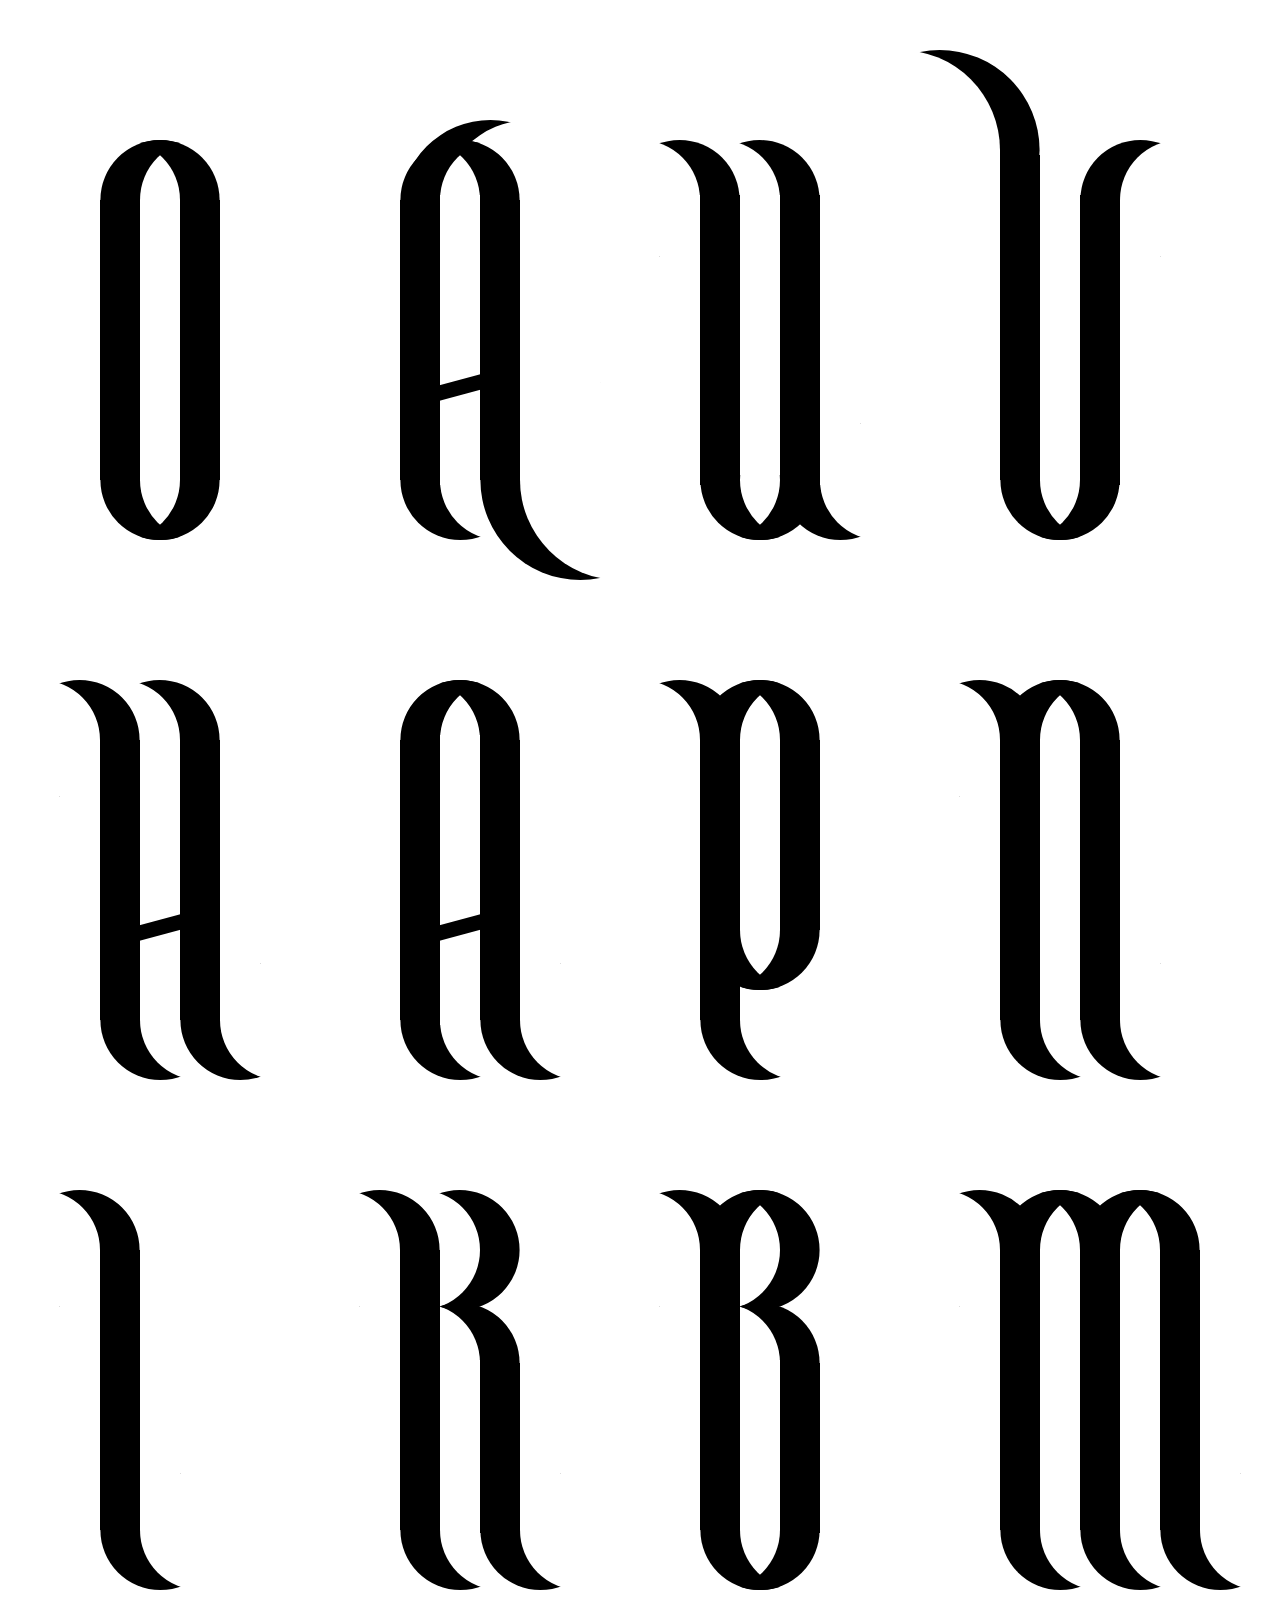
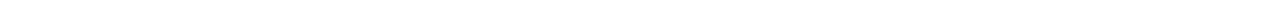
<file: IMW – A1 – CSS Typeface/letters.html>
<!DOCTYPE html>
<html>
<head>
		<meta charset="utf-8">
		<title></title>
		<link rel="stylesheet" href="letters.css">
</head>
<body>

<!-- note to self: block crescent or overflow:hidden property -->
<!-- CAPITAL O -->
		<div class="letter-O">
				<div class="vertical-rectangle-left-O"></div>
				<div class="vertical-rectangle-right-O"></div>
				<div class="crescent-topleft-O"></div>
				<div class="crescent-topright-O"></div>
				<div class="crescent-bottomleft-O"></div>
				<div class="crescent-bottomright-O"></div>
				<div class="middle-whiteout-O"></div>
		</div>




<!-- CAPITAL A FLOURISHES-->
		<div class="letter-AF">
				<div class="crescent-top-AF"></div>
				<div class="whiteout-crescent-top-AF"></div>
				<div class="vertical-rectangle-left-AF"></div>
				<div class="vertical-rectangle-right-AF"></div>
				<div class="crescent-bottomleft-AF"></div>
				<div class="crescent-bottomright-AF"></div>
				<div class="crescent-middleleft-AF"></div>
				<div class="crescent-middleright-AF"></div>
				<div class="rectangle-bottom-whiteout-AF"></div>
				<div class="middle-whiteout-AF"></div>
				<div class="crossbar-AF"></div>
		</div>




<!-- CAPITAL A NO FLOURISHES -->
		<div class="letter-A">
				<div class="vertical-rectangle-left-A"></div>
				<div class="vertical-rectangle-right-A"></div>
				<div class="crescent-bottomleft-A"></div>
				<div class="crescent-bottomright-A"></div>
				<div class="crescent-middleleft-A"></div>
				<div class="crescent-middleright-A"></div>
				<div class="rectangle-bottom-whiteout-A"></div>
				<div class="middle-whiteout-A"></div>
				<div class="crossbar-A"></div>
		</div>




<!-- CAPITAL U -->
		<div class="letter-U">
				<div class="vertical-rectangle-left-U"></div>
				<div class="vertical-rectangle-right-U"></div>
				<div class="crescent-bottomright-U"></div>
				<div class="crescent-topleft-U"></div>
				<div class="crescent-topright-U"></div>
				<div class="crescent-middleleft-U"></div>
				<div class="crescent-middleright-U"></div>
				<div class="top-rectangle-whiteout-U"></div>
				<div class="middle-whiteout-U"></div>
				<div class="bottom-rectangle-whiteout-U"></div>
		</div>




<!-- CAPITAL V -->
		<div class="letter-V">
				<div class="vertical-rectangle-left-V"></div>
				<div class="vertical-rectangle-right-V"></div>
				<div class="crescent-bottomleft-V"></div>
				<div class="crescent-bottomright-V"></div>
				<div class="crescent-topright-V"></div>
				<div class="crescent-topleft-V"></div>
				<div class="middle-whiteout-V"></div>
				<div class="rectangle-top-right-whiteout-V"></div>
				<div class="circle-top-left-V"></div>
				<div class="circle-topleft-whiteout-V"></div>
				<div class="rectangle-topleft-whiteout-V"></div>
<!--		<div class="bottom-left-oval-V"></div>
				<div class="bottom-right-oval-V"></div> -->
		</div>




<!-- CAPITAL N -->
		<div class="letter-N">
				<div class="vertical-rectangle-left-N"></div>
				<div class="vertical-rectangle-right-N"></div>
				<div class="crescent-topleft-N"></div>
				<div class="crescent-bottomleft-N"></div>
				<div class="crescent-bottomright-N"></div>
				<div class="crescent-middleleft-N"></div>
				<div class="crescent-middleright-N"></div>
				<div class="middle-whiteout-N"></div>
				<div class="top-left-whiteout-N"></div>
				<div class="bottom-right-whiteout-N"></div>
		</div>




<!-- CAPITAL P -->
		<div class="letter-P">
				<div class="vertical-left-rectangle-P"></div>
				<div class="vertical-right-rectangle-P"></div>
				<div class="crescent-topleft-P"></div>
				<div class="crescent-bottom-P"></div>
				<div class="bottom-left-whiteout-P"></div>
				<div class="crescent-middle-topleft-P"></div>
				<div class="crescent-middle-topright-P"></div>
				<div class="crescent-middle-bottomleft-P"></div>
				<div class="crescent-middle-bottomright-P"></div>
				<div class="top-left-whiteout-P"></div>
				<div class="middle-whiteout-P"></div>
		</div>




<!-- CAPITAL H -->
		<div class="letter-H">
				<div class="vertical-left-rectangle-H"></div>
				<div class="vertical-right-rectangle-H"></div>
				<div class="crescent-topleft-H"></div>
				<div class="crescent-topright-H"></div>
				<div class="top-left-rectangle-whiteout-H"></div>
				<div class="top-right-rectangle-whiteout-H"></div>
				<div class="crescent-bottomleft-H"></div>
				<div class="crescent-bottomright-H"></div>
				<div class="bottom-left-rectangle-whiteout-H"></div>
				<div class="bottom-right-rectangle-whiteout-H"></div>
				<div class="crossbar-H"></div>
		</div>




<!-- CAPITAL I -->
		<div class="letter-I">
				<div class="vertical-rectangle-I"></div>
				<div class="crescent-top-I"></div>
				<div class="crescent-bottom-I"></div>
				<div class="top-rectangle-whiteout-I"></div>
				<div class="bottom-rectangle-whiteout-I"></div>
		</div>




<!-- CAPITAL K -->
		<div class="letter-K">
				<div class="vertical-left-rectangle-K"></div>
				<div class="vertical-right-rectangle-K"></div>
				<div class="crescent-topleft-K"></div>
				<div class="crescent-bottomleft-K"></div>
				<div class="crescent-topright-K"></div>
				<div class="crescent-middleright-K"></div>
				<div class="crescent-bottomright-K"></div>
				<div class="whiteout-topleft-K"></div>
				<div class="whiteout-bottomleft-K"></div>
				<div class="whiteout-middle-K"></div>
				<div class="whiteout-bottomright-K"></div>
		</div>



<!-- CAPITAL B -->
		<div class="letter-B">
				<div class="crescent-middletop-B"></div>
				<div class="whiteout-middle-crescent-B"></div>
				<div class="vertical-left-rectangle-B"></div>
				<div class="vertical-right-rectangle-B"></div>
				<div class="crescent-topleft-B"></div>
				<div class="crescent-bottomleft-B"></div>
				<div class="crescent-bottomright-B"></div>
				<div class="crescent-middleright-B"></div>
				<div class="crescent-topright-B"></div>
				<div class="whiteout-topleft-B"></div>
				<div class="whiteout-middle-B"></div>
		</div>

<!-- CAPITAL M -->
		<div class="letter-M">
				<div class="crescent-topleft-M"></div>
				<div class="crescent-topleft-right-M"></div>
				<div class="crescent-topmiddle-left-M"></div>
				<div class="crescent-topmiddle-right-M"></div>
				<div class="crescent-topright-M"></div>
				<div class="crescent-bottomleft-M"></div>
				<div class="crescent-bottommiddle-M"></div>
				<div class="crescent-bottomright-M"></div>
				<div class="vertical-left-rectangle-M"></div>
				<div class="vertical-middle-rectangle-M"></div>
				<div class="vertical-right-rectangle-M"></div>
				<div class="whiteout-topleft-M"></div>
				<div class="whiteout-middleleft-M"></div>
				<div class="whiteout-middleright-M"></div>
				<div class="whiteout-bottomright-M"></div>
		</div>




</body>
</html>
</file>
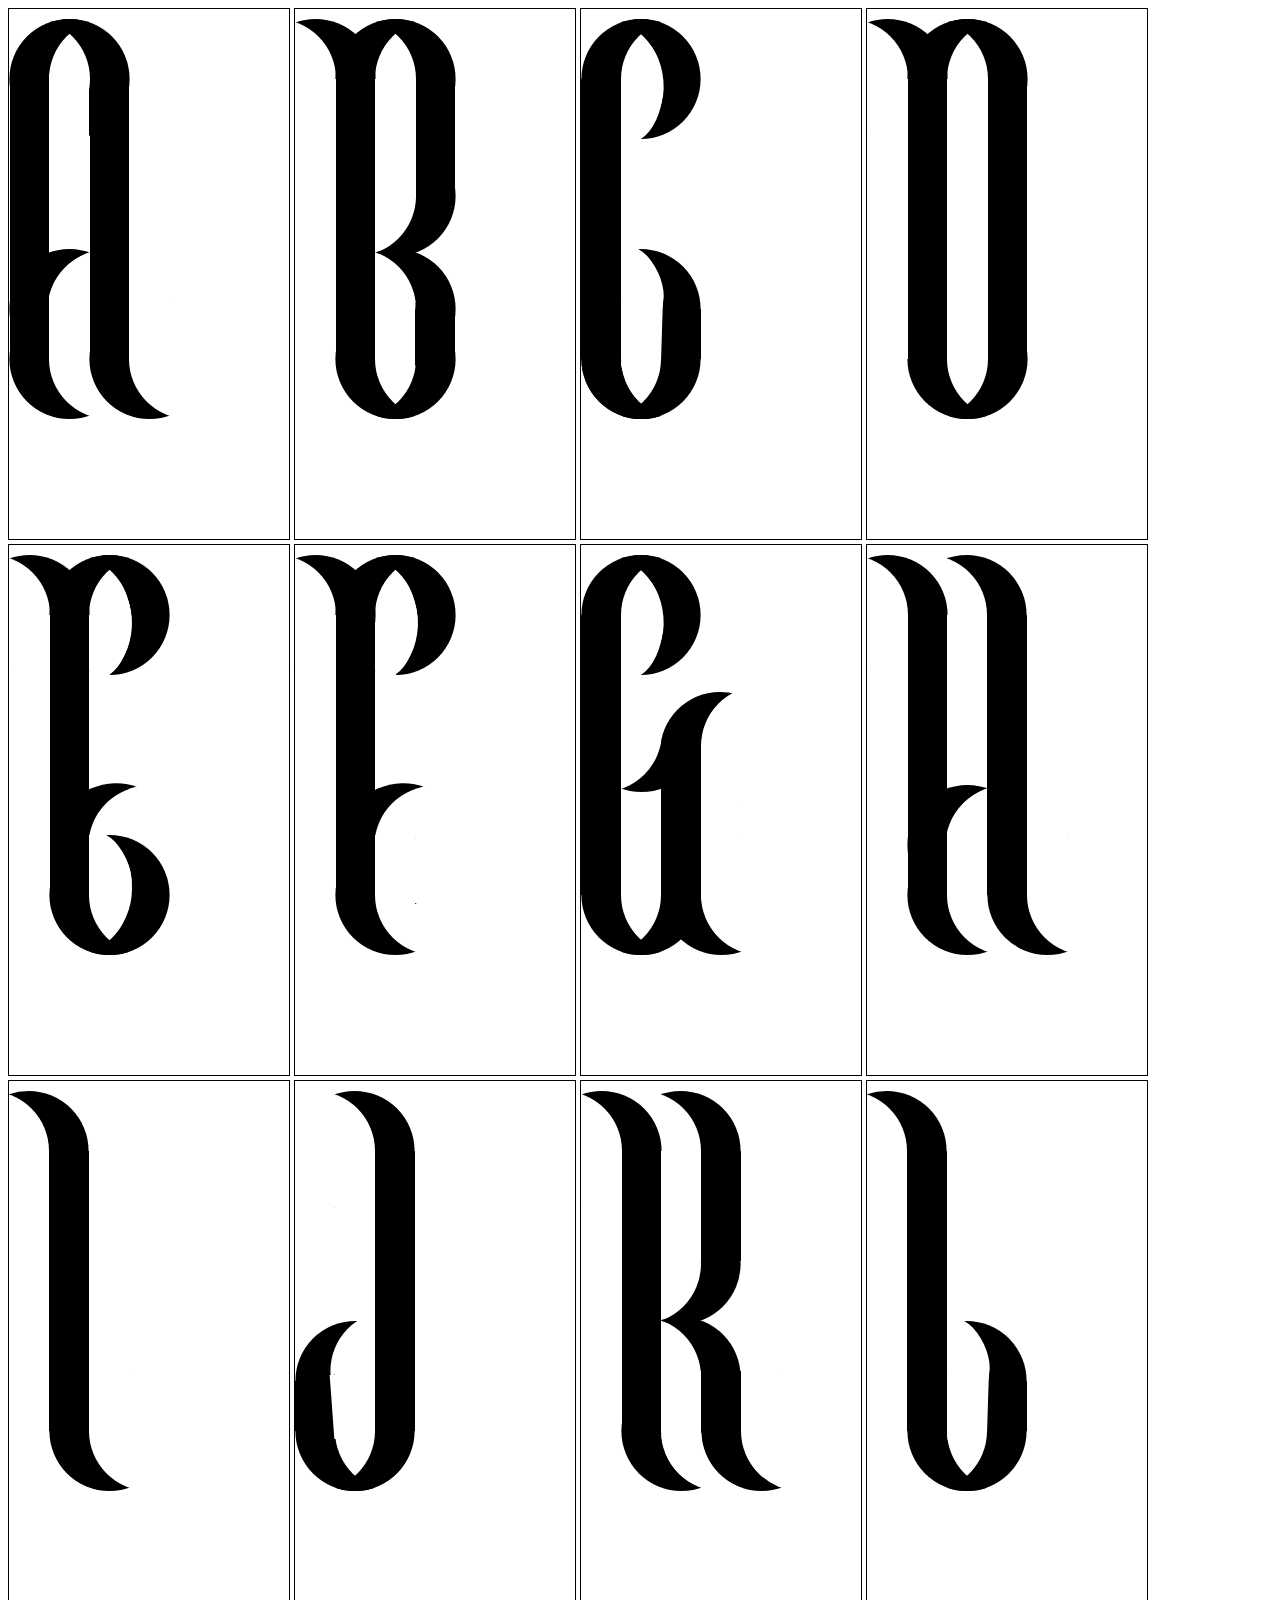
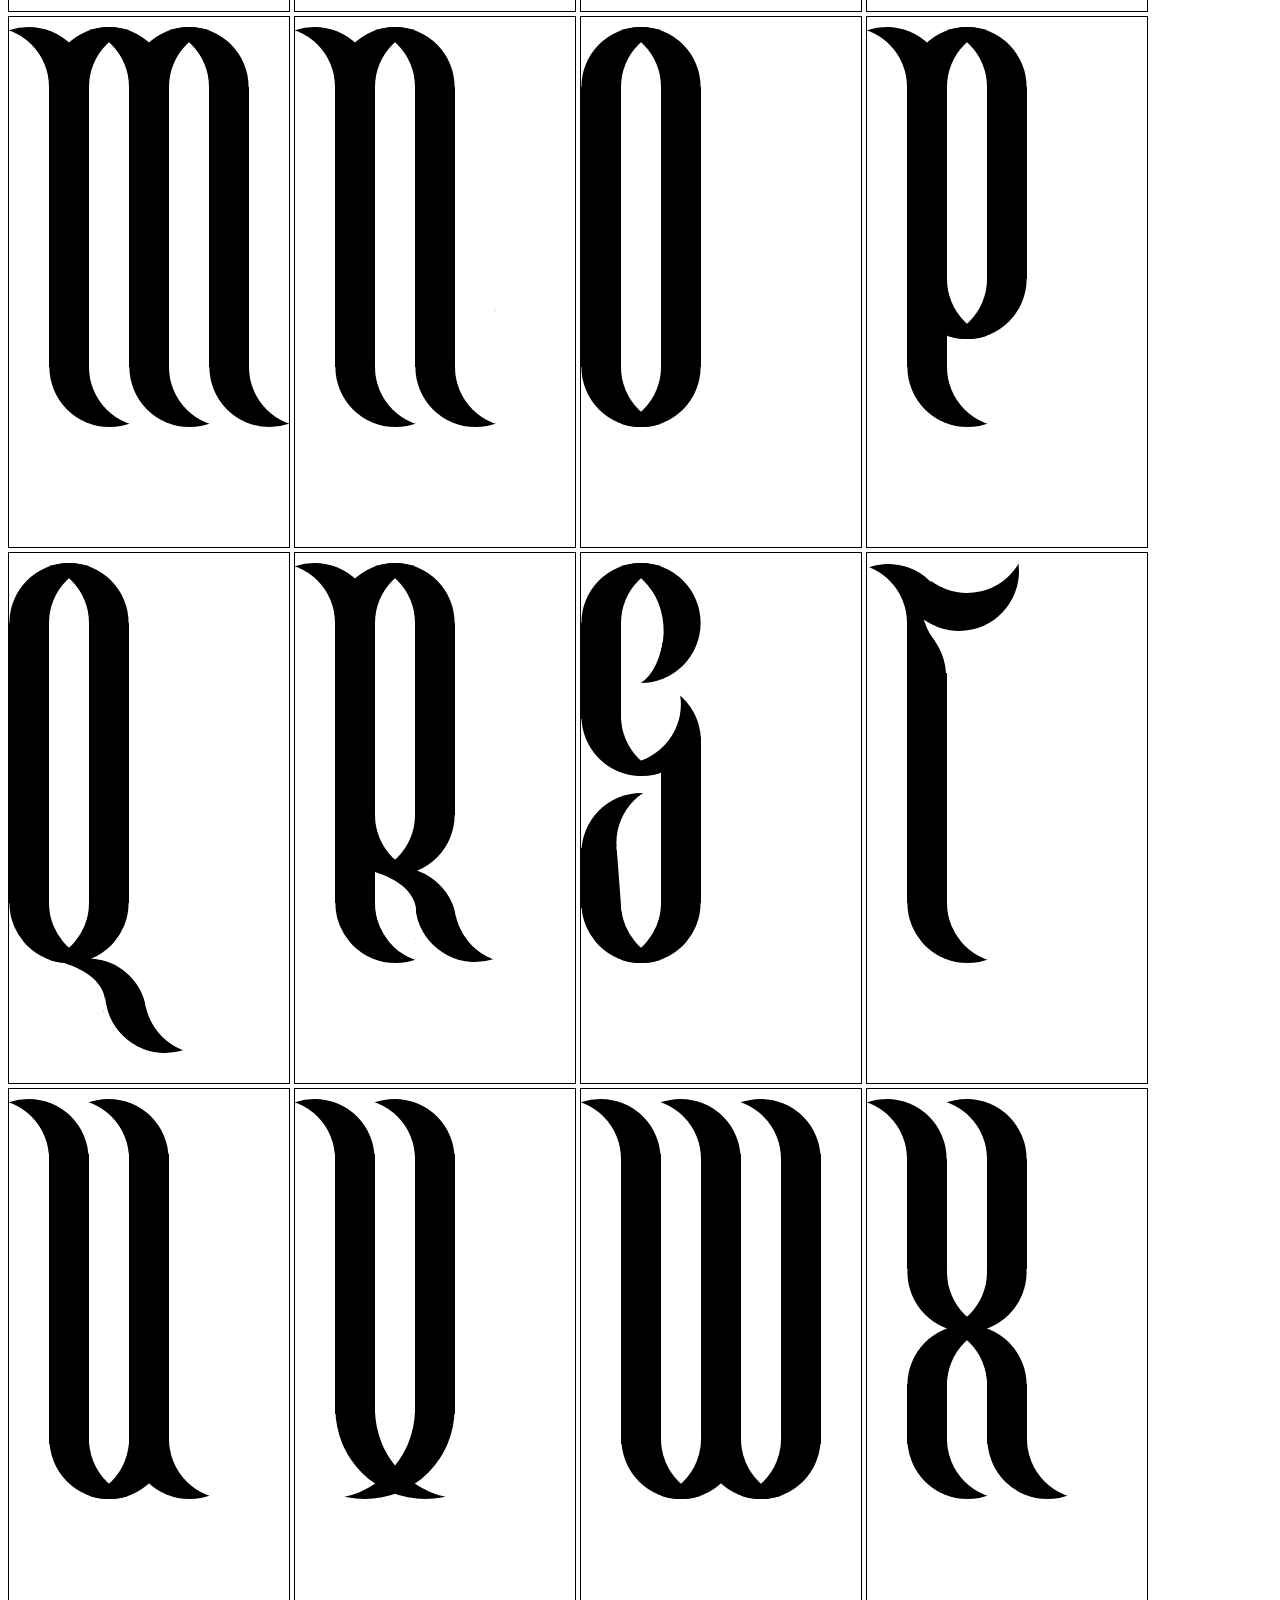
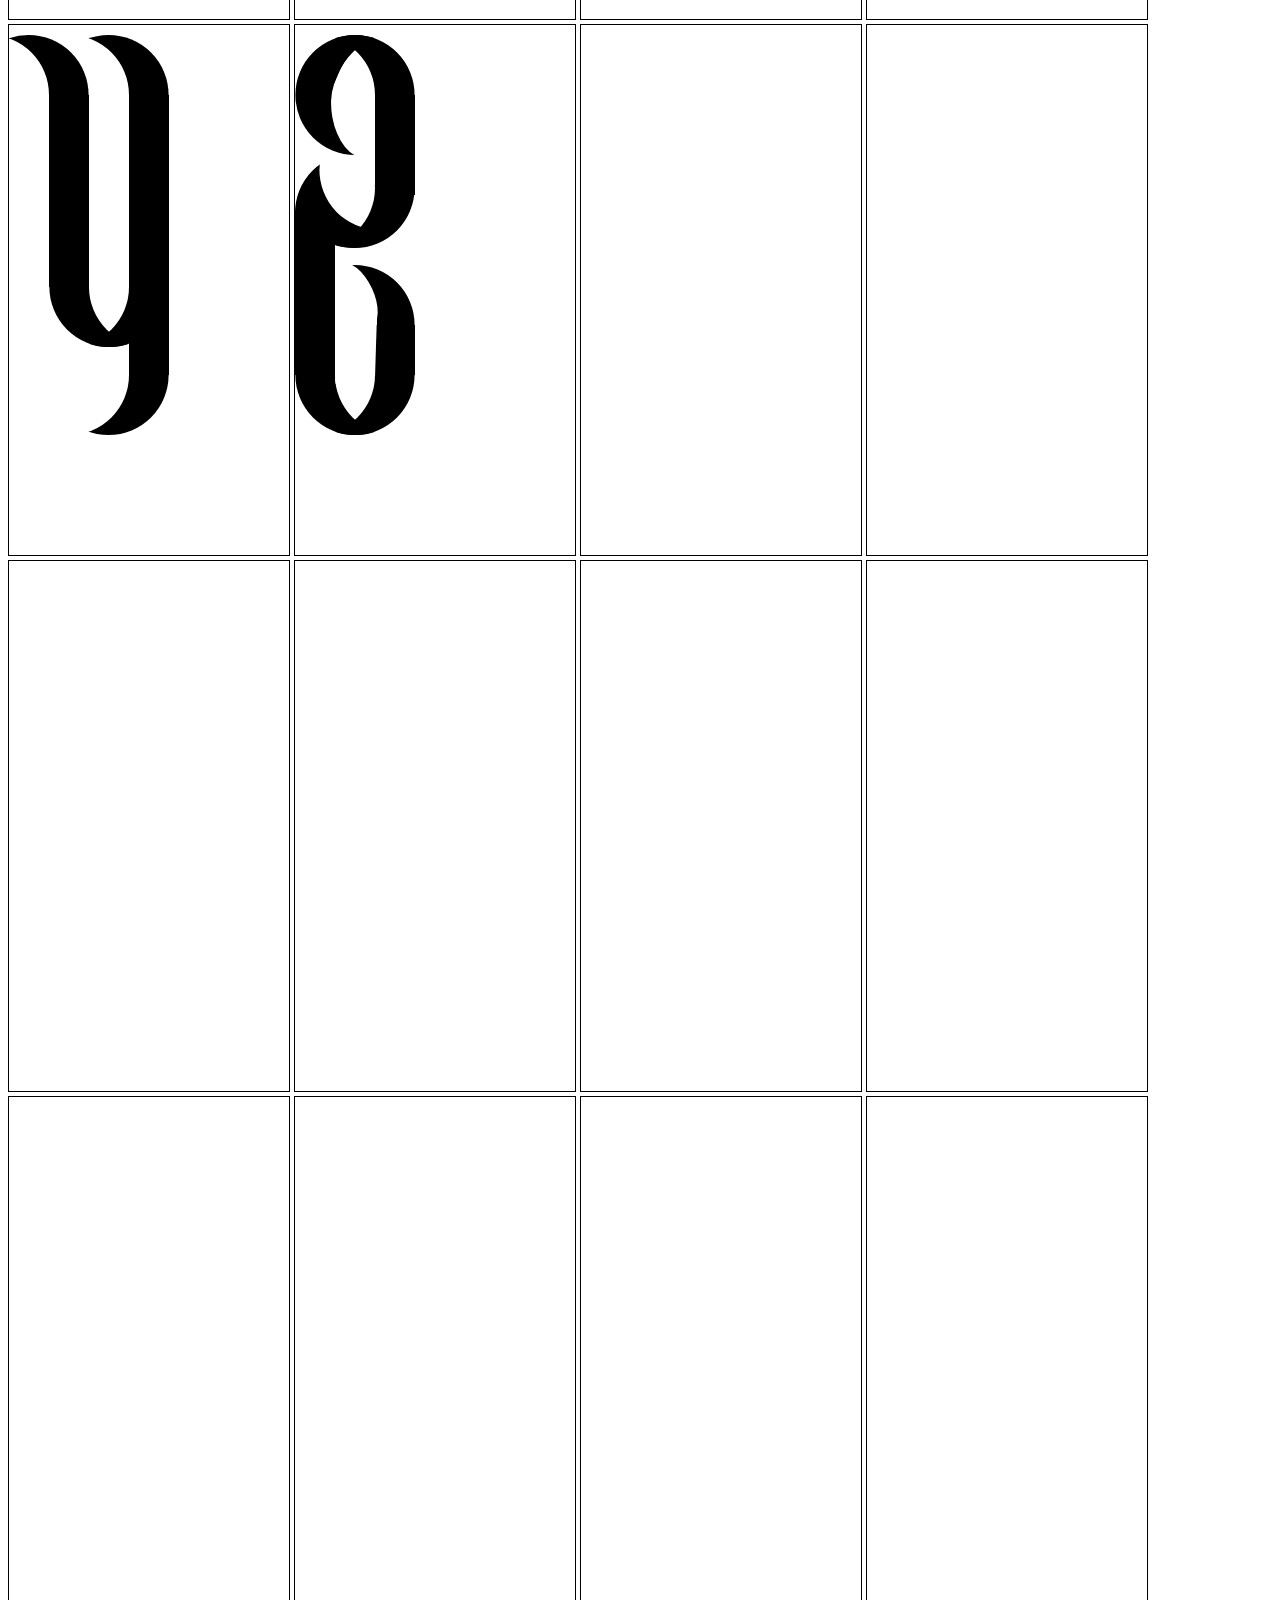
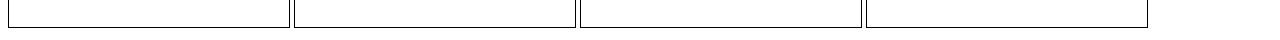
<file: IMW – A1 – Template 2/letter-template.html>
<!doctype html>
<html lang="">
    <head>
        <meta charset="utf-8">
        <meta http-equiv="x-ua-compatible" content="ie=edge">
        <title>🔤🧾🔤🧾🔤🧾🔤🧾🔤🧾🔤🧾🔤🧾🔤🧾🔤🧾🔤🧾</title>
        <link rel="stylesheet" href="letter-style.css">

    </head>
    <body>

    <div class="letter letter-A">
        <div class="crossbar-crescent-A"></div>
        <div class="whiteout-crossbar-A"></div>
        <div class="whiteout-crossbar-bottom-A"></div>
        <div class="crescent-bottomleft-A"></div>
        <div class="crescent-bottomright-A"></div>
        <div class="crescent-topleft-A"></div>
        <div class="crescent-topright-A"></div>
        <div class="rectangle-bottom-whiteout-A"></div>
        <div class="middle-whiteout-top-A"></div>
        <div class="middle-whiteout-bottom-A"></div>
        <div class="vertical-rectangle-left-A"></div>
        <div class="vertical-rectangle-right-A"></div>
    </div>

		<div class="letter letter-B">
        <div class="crescent-middletop-B"></div>
        <div class="crescent-middleright-B"></div>
        <div class="whiteout-middle-B"></div>
			  <div class="crescent-topleft-B"></div>
			  <div class="crescent-bottomleft-B"></div>
			  <div class="crescent-bottomright-B"></div>
			  <div class="crescent-topright-B"></div>
			  <div class="whiteout-topleft-B"></div>
        <div class="crescent-middle-B"></div>
        <div class="whiteout-middle-crescent-B"></div>
        <div class="whiteout-rectangle-bottomleft-B"></div>
        <div class="whiteout-oval-bottomright-B"></div>
        <div class="whiteout-rectangle-middle-B"></div>
        <div class="vertical-topright-rectangle-B"></div>
        <div class="vertical-left-rectangle-B"></div>
			  <div class="vertical-right-rectangle-B"></div>
    </div>

    <div class="letter letter-C">
        <div class="crescent-topleft-C"></div>
        <div class="whiteout-top-leftmiddle-C"></div>
        <div class="crescent-topright-C"></div>
        <div class="whiteout-point-one-C"></div>
        <div class="whiteout-point-two-C"></div>
        <div class="whiteout-point-three-C"></div>
        <div class="whiteout-point-four-C"></div>
        <div class="crescent-bottomleft-C"></div>
        <div class="crescent-bottom-curve-C"></div>
        <div class="whiteout-bpoint-one-C"></div>
        <div class="whiteout-bpoint-two-C"></div>
        <div class="whiteout-bpoint-three-C"></div>
        <div class="whiteout-bpoint-four-C"></div>
        <div class="crescent-bottomleft-C"></div>
        <div class="whiteout-bottom-middle-C"></div>
        <div class="whiteout-bottom-oval-two-C"></div>
        <div class="crescent-bottomright-C"></div>
        <div class="whiteout-bottom-oval-one-C"></div>
        <div class="vertical-rectangle-right-C"></div>
        <div class="whiteout-rectangle-right-C"></div>
        <div class="vertical-rectangle-C"></div>
        <div class="whiteout-bottomright-C"></div>
    </div>

		<div class="letter letter-D">
        <div class="vertical-left-rectangle-D"></div>
        <div class="vertical-right-rectangle-D"></div>
        <div class="crescent-bottom-middleleft-D"></div>
        <div class="crescent-bottomright-D"></div>
        <div class="crescent-topleft-D"></div>
        <div class="crescent-middleleft-D"></div>
        <div class="crescent-topright-D"></div>
        <div class="whiteout-left-D"></div>
        <div class="whiteout-middle-D"></div>
    </div>

    <div class="letter letter-E">
        <div class="crossbar-crescent-E"></div>
        <div class="whiteout-crossbar-E"></div>
        <div class="whiteout-crossbar-bottom-E"></div>
        <div class="crescent-topleft-E"></div>
        <div class="crescent-lefttop-E"></div>
        <div class="whiteout-left-E"></div>
        <div class="whiteout-top-leftmiddle-E"></div>
        <div class="crescent-topright-E"></div>
        <div class="whiteout-toppoint-one-E"></div>
        <div class="whiteout-toppoint-two-E"></div>
        <div class="whiteout-toppoint-three-E"></div>
        <div class="whiteout-toppoint-four-E"></div>
        <div class="crescent-bottomleft-E"></div>
        <div class="whiteout-bottom-middle-E"></div>
        <div class="crescent-bottomright-E"></div>
        <div class="whiteout-point-one-E"></div>
        <div class="whiteout-point-two-E"></div>
        <div class="whiteout-point-three-E"></div>
        <div class="whiteout-point-four-E"></div>
        <div class="vertical-rectangle-E"></div>
    </div>

		<div class="letter letter-F">
        <div class="crossbar-crescent-F"></div>
        <div class="whiteout-crossbar-F"></div>
        <div class="whiteout-crossbar-bottom-F"></div>
        <div class="vertical-rectangle-F"></div>
        <div class="crescent-topleft-F"></div>
        <div class="whiteout-top-leftmiddle-F"></div>
        <div class="crescent-topright-F"></div>
        <div class="whiteout-point-one-F"></div>
        <div class="whiteout-point-two-F"></div>
        <div class="whiteout-point-three-F"></div>
        <div class="whiteout-point-four-F"></div>
        <div class="crescent-bottomleft-F"></div>
        <div class="whiteout-bottom-middle-F"></div>
        <div class="crescent-lefttop-F"></div>
        <div class="whiteout-left-F"></div>
    </div>

    <div class="letter letter-G">
        <div class="vertical-rectangle-G"></div>
        <div class="crescent-topleft-G"></div>
        <div class="whiteout-top-leftmiddle-G"></div>
        <div class="crescent-bottomleft-G"></div>
        <div class="crescent-bottomright-G"></div>
        <div class="crescent-bottom-G"></div>
        <div class="whiteout-crescent-bottom-G"></div>
        <div class="black-crescent-middle-G"></div>
        <div class="whiteout-bottom-middle-G"></div>
        <div class="crescent-bottom-curve-G"></div>
        <div class="whiteout-bottomright-G"></div>
        <div class="crescent-middle-G"></div>
        <div class="whiteout-crescent-middle-G"></div>
        <div class="whiteout-middle-G"></div>
        <div class="whiteout-right-G"></div>
        <div class="crescent-topright-G"></div>
        <div class="whiteout-point-one-G"></div>
        <div class="whiteout-point-two-G"></div>
        <div class="whiteout-point-three-G"></div>
        <div class="whiteout-point-four-G"></div>
        <div class="vertical-rectangle-right-G"></div>
        <div class="whiteout-squaretop-G"></div>
    </div>

		<div class="letter letter-H">
        <div class="crossbar-crescent-H"></div>
        <div class="whiteout-crossbar-H"></div>
        <div class="whiteout-crossbar-bottom-H"></div>
				<div class="crescent-topleft-H"></div>
				<div class="crescent-topright-H"></div>
				<div class="top-left-rectangle-whiteout-H"></div>
				<div class="top-right-rectangle-whiteout-H"></div>
				<div class="crescent-bottomleft-H"></div>
				<div class="crescent-bottomright-H"></div>
				<div class="bottom-left-rectangle-whiteout-H"></div>
				<div class="bottom-right-rectangle-whiteout-H"></div>
        <div class="vertical-left-rectangle-H"></div>
				<div class="vertical-right-rectangle-H"></div>
    </div>

    <div class="letter letter-I">
        <div class="vertical-rectangle-I"></div>
				<div class="crescent-top-I"></div>
				<div class="crescent-bottom-I"></div>
				<div class="top-rectangle-whiteout-I"></div>
				<div class="bottom-rectangle-whiteout-I"></div>
    </div>

		<div class="letter letter-J">
        <div class="crescent-middleleft-J"></div>
        <div class="whiteout-middlecrescent-J"></div>
        <div class="whiteout-middle-J"></div>
        <div class="crescent-bottomleft-J"></div>
        <div class="crescent-bottomright-J"></div>
        <div class="crescent-top-J"></div>
        <div class="whiteout-top-J"></div>
        <div class="vertical-right-rectangle-J"></div>
        <div class="vertical-left-rectangle-J"></div>
        <div class="whiteout-vertical-J"></div>
        <div class="whiteout-diagonal-J"></div>

    </div>

    <div class="letter letter-K">
				<div class="crescent-topleft-K"></div>
				<div class="crescent-bottomleft-K"></div>
				<div class="crescent-topright-K"></div>
				<div class="crescent-middleright-K"></div>
				<div class="crescent-bottomright-K"></div>
				<div class="whiteout-topleft-K"></div>
				<div class="whiteout-bottomleft-K"></div>
        <div class="crescent-middle-K"></div>
				<div class="whiteout-middle-K"></div>
				<div class="whiteout-bottomright-K"></div>
        <div class="whiteout-middle-crescent-K"></div>
        <div class="vertical-left-rectangle-K"></div>
				<div class="vertical-right-rectangle-K"></div>
        <div class="vertical-bottomright-K"></div>
    </div>

		<div class="letter letter-L">
        <div class="crescent-top-L"></div>
        <div class="top-rectangle-whiteout-L"></div>
        <div class="crescent-middleright-L"></div>
        <div class="whiteout-point-one-L"></div>
        <div class="whiteout-point-two-L"></div>
        <div class="whiteout-point-three-L"></div>
        <div class="whiteout-point-four-L"></div>
        <div class="crescent-bottomleft-L"></div>
        <div class="bottom-rectangle-whiteout-L"></div>
        <div class="whiteout-bottom-oval-two-L"></div>
        <div class="crescent-bottomright-L"></div>
        <div class="vertical-rectangle-left-L"></div>
        <div class="vertical-rectangle-right-L"></div>
        <div class="whiteout-rectangle-right-L"></div>
        <div class="whiteout-bottom-oval-one-L"></div>
    </div>

    <div class="letter letter-M">
        <div class="crescent-topleft-M"></div>
				<div class="crescent-topleft-right-M"></div>
				<div class="crescent-topmiddle-left-M"></div>
				<div class="crescent-topmiddle-right-M"></div>
				<div class="crescent-topright-M"></div>
				<div class="crescent-bottomleft-M"></div>
				<div class="crescent-bottommiddle-M"></div>
				<div class="crescent-bottomright-M"></div>
				<div class="vertical-left-rectangle-M"></div>
				<div class="vertical-middle-rectangle-M"></div>
				<div class="vertical-right-rectangle-M"></div>
				<div class="whiteout-topleft-M"></div>
				<div class="whiteout-middleleft-M"></div>
				<div class="whiteout-middleright-M"></div>
				<div class="whiteout-bottomright-M"></div>
    </div>

		<div class="letter letter-N">
        <div class="vertical-rectangle-left-N"></div>
				<div class="vertical-rectangle-right-N"></div>
				<div class="crescent-topleft-N"></div>
				<div class="crescent-bottomleft-N"></div>
				<div class="crescent-bottomright-N"></div>
				<div class="crescent-middleleft-N"></div>
				<div class="crescent-middleright-N"></div>
				<div class="middle-whiteout-N"></div>
				<div class="top-left-whiteout-N"></div>
				<div class="bottom-right-whiteout-N"></div>
    </div>

    <div class="letter letter-O">
        <div class="vertical-rectangle-left-O"></div>
				<div class="vertical-rectangle-right-O"></div>
				<div class="crescent-topleft-O"></div>
				<div class="crescent-topright-O"></div>
				<div class="crescent-bottomleft-O"></div>
				<div class="crescent-bottomright-O"></div>
				<div class="middle-whiteout-O"></div>
    </div>

		<div class="letter letter-P">
        <div class="vertical-left-rectangle-P"></div>
				<div class="vertical-right-rectangle-P"></div>
				<div class="crescent-topleft-P"></div>
				<div class="crescent-bottom-P"></div>
				<div class="bottom-left-whiteout-P"></div>
				<div class="crescent-middle-topleft-P"></div>
				<div class="crescent-middle-topright-P"></div>
				<div class="crescent-middle-bottomleft-P"></div>
				<div class="crescent-middle-bottomright-P"></div>
				<div class="top-left-whiteout-P"></div>
				<div class="middle-whiteout-P"></div>
    </div>

    <div class="letter letter-Q">
        <div class="skew-crescent-Q"></div>
        <div class="crescent-bottom-Q"></div>
        <div class="whiteout-right-Q"></div>
        <div class="whiteout-bottomcurve-Q"></div>
        <div class="whiteout-topcurve-Q"></div>
        <div class="whiteout-circle-right-Q"></div>
        <div class="whiteout-circle-left-Q"></div>
        <div class="vertical-rectangle-left-Q"></div>
        <div class="vertical-rectangle-right-Q"></div>
        <div class="crescent-topright-Q"></div>
        <div class="crescent-topleft-Q"></div>
        <div class="crescent-bottomright-Q"></div>
        <div class="crescent-bottomleft-Q"></div>
        <div class="whiteout-middle-Q"></div>
    </div>

		<div class="letter letter-R">
        <div class="crescent-bottomright-R"></div>
        <div class="whiteout-crescent-br-R"></div>
        <div class="crescent-bottomleft-R"></div>
        <div class="whiteout-bottomleft-R"></div>
        <div class="whiteout-crescent-R"></div>
        <div class="skew-crescent-R"></div>
        <div class="whiteout-crescent-swoop-R"></div>
        <div class="whiteout-bottom-smooth-R"></div>
        <div class="whiteout-top-smooth-R"></div>
        <div class="vertical-rectangle-left-R"></div>
        <div class="vertical-rectangle-right-R"></div>
        <div class="crescent-topleft-R"></div>
        <div class="crescent-middle-topleft-R"></div>
        <div class="crescent-middle-topright-R"></div>
        <div class="crescent-middle-bottomleft-R"></div>
        <div class="crescent-middle-bottomright-R"></div>
        <div class="whiteout-middle-R"></div>
        <div class="whiteout-topleft-R"></div>
        <div class="whiteout-crescent-bottom-R"></div>
        <div class="whiteout-bottommiddle-R"></div>
    </div>

		<div class="letter letter-S">
        <div class="crescent-middleright-S"></div>
        <div class="vertical-bottomleft-rectangle-S"></div>
        <div class="crescent-bottomtop-S"></div>
        <div class="whiteout-middle-S"></div>
        <div class="crescent-bottomright-S"></div>
        <div class="crescent-bottomleft-S"></div>
        <div class="whiteout-middlecrescent-S"></div>
        <div class="right-blockout-S"></div>
        <div class="whiteout-middleright-S"></div>
        <div class="whiteout-right-crescent-S"></div>
        <div class="whiteout-topright-cover-S"></div>
        <div class="whiteout-vertical-S"></div>
        <div class="whiteout-diagonal-S"></div>
        <div class="whiteout-bottom-S"></div>
        <div class="crescent-topleft-S"></div>
        <div class="crescent-middle-S"></div>
        <div class="whiteout-topmiddle-S"></div>
        <div class="crescent-topright-S"></div>
        <div class="whiteout-point-one-S"></div>
        <div class="whiteout-point-two-S"></div>
        <div class="whiteout-point-three-S"></div>
        <div class="whiteout-point-four-S"></div>
        <div class="vertical-left-rectangle-S"></div>
        <div class="vertical-right-rectangle-S"></div>
        <div class="triangle-right-S"></div>
    </div>

		<div class="letter letter-T">
        <div class="crescent-topleft-T"></div>
        <div class="crescent-topright-T"></div>
        <div class="whiteout-top-T"></div>
        <div class="crescent-bottom-T"></div>
        <div class="whiteout-left-T"></div>
        <div class="whiteout-right-T"></div>
        <div class="vertical-rectangle-T"></div>
        <div class="whiteout-top-crescent-T"></div>
        <div class="whiteout-right-crescent-T"></div>
        <div class="vertical-rectangle-cover-T"></div>
		</div>

		<div class="letter letter-U">
        <div class="vertical-rectangle-left-U"></div>
				<div class="vertical-rectangle-right-U"></div>
				<div class="crescent-bottomright-U"></div>
				<div class="crescent-topleft-U"></div>
				<div class="crescent-topright-U"></div>
				<div class="crescent-middleleft-U"></div>
				<div class="crescent-middleright-U"></div>
				<div class="top-rectangle-whiteout-U"></div>
				<div class="middle-whiteout-U"></div>
				<div class="bottom-rectangle-whiteout-U"></div>
		</div>

		<div class="letter letter-V">
        <div class="vertical-rectangle-left-V"></div>
        <div class="vertical-rectangle-right-V"></div>
        <div class="crescent-topleft-V"></div>
        <div class="crescent-topright-V"></div>
        <div class="crescent-left-V"></div>
        <div class="crescent-right-V"></div>
        <div class="top-rectangle-whiteout-V"></div>
        <div class="middle-whiteout-V"></div>
		</div>

		<div class="letter letter-W">
        <div class="vertical-rectangle-left-W"></div>
        <div class="vertical-rectangle-middle-W"></div>
        <div class="vertical-rectangle-right-W"></div>
        <div class="crescent-topleft-W"></div>
        <div class="crescent-topmiddle-W"></div>
        <div class="crescent-topright-W"></div>
        <div class="crescent-bottomleft-W"></div>
        <div class="crescent-bottom-middleleft-W"></div>
        <div class="crescent-bottom-middleright-W"></div>
        <div class="crescent-bottomright-W"></div>
        <div class="whiteout-left-W"></div>
        <div class="whiteout-middle-W"></div>
        <div class="whiteout-right-W"></div>
		</div>

		<div class="letter letter-X">
        <div class="crescent-bottomright-X"></div>
        <div class="whiteout-bottomright-X"></div>
        <div class="crescent-middlebottom-left-X"></div>
        <div class="crescent-middlebottom-right-X"></div>
        <div class="crescent-topleft-X"></div>
        <div class="crescent-topright-X"></div>
        <div class="crescent-middletop-left-X"></div>
        <div class="crescent-middletop-right-X"></div>
        <div class="crescent-bottomleft-X"></div>
        <div class="whiteout-right-X"></div>
        <div class="vertical-rectangle-topleft-X"></div>
        <div class="vertical-rectangle-topright-X"></div>
        <div class="vertical-rectangle-bottomleft-X"></div>
        <div class="vertical-rectangle-bottomright-X"></div>
        <div class="whiteout-middleleft-X"></div>
        <div class="whiteout-middletop-X"></div>
        <div class="whiteout-middlebottom-X"></div>
        <div class="whiteout-middleb-circle-X"></div>
        <div class="whiteout-middleb-oval-X"></div>
		</div>

		<div class="letter letter-Y">
        <div class="crescent-bottomright-Y"></div>
        <div class="whiteout-bottommiddle-Y"></div>
        <div class="vertical-rectangle-left-Y"></div>
        <div class="vertical-rectangle-right-Y"></div>
        <div class="crescent-topleft-Y"></div>
        <div class="crescent-topright-Y"></div>
        <div class="crescent-middleleft-Y"></div>
        <div class="crescent-middleright-Y"></div>
        <div class="whiteout-left-Y"></div>
        <div class="whiteout-middle-Y"></div>
		</div>

		<div class="letter letter-Z">
        <div class="crescent-topright-Z"></div>
        <div class="crescent-bottomleft-Z"></div>
        <div class="crescent-middleleft-Z"></div>
        <div class="triangle-left-Z"></div>
        <div class="left-blockout-Z"></div>
        <div class="whiteout-middleleft-Z"></div>
        <div class="topmiddle-crescent-Z"></div>
        <div class="whiteout-left-crescent-Z"></div>
        <div class="whiteout-right-Z"></div>
        <div class="whiteout-left-Z"></div>
        <div class="whiteout-top-Z"></div>
        <div class="crescent-right-Z"></div>
        <div class="whiteout-top-Z"></div>
        <div class="whiteout-bottom-oval-one-Z"></div>
        <div class="whiteout-bottom-oval-two-Z"></div>
        <div class="crescent-bottomright-Z"></div>
        <div class="crescent-topleft-Z"></div>
        <div class="whiteout-topleft-one-Z"></div>
        <div class="whiteout-topleft-two-Z"></div>
        <div class="whiteout-topleft-three-Z"></div>
        <div class="whiteout-point-one-Z"></div>
        <div class="whiteout-point-two-Z"></div>
        <div class="whiteout-point-three-Z"></div>
        <div class="whiteout-point-four-Z"></div>
        <div class="whiteout-bottom-right-Z"></div>
        <div class="vertical-left-rectangle"></div>
        <div class="vertical-right-rectangle"></div>
        <div class="vertical-rectangle-bottom-Z"></div>
        <div class="whiteout-rectangle-right-Z"></div>
        <div class="bottom-rectangle-whiteout-Z"></div>
		</div>


		<!--THE CHARACTERS BELOW ARE OPTIONAL -->

		<div class="letter letter-0">
		</div>

		<div class="letter letter-1">
		</div>

		<div class="letter letter-2">
		</div>

		<div class="letter letter-3">
		</div>

		<div class="letter letter-4">
		</div>

		<div class="letter letter-5">
		</div>

		<div class="letter letter-6">
		</div>

		<div class="letter letter-7">
		</div>

		<div class="letter letter-8">
		</div>

		<div class="letter letter-9">
		</div>


    </body>
</html>
</file>
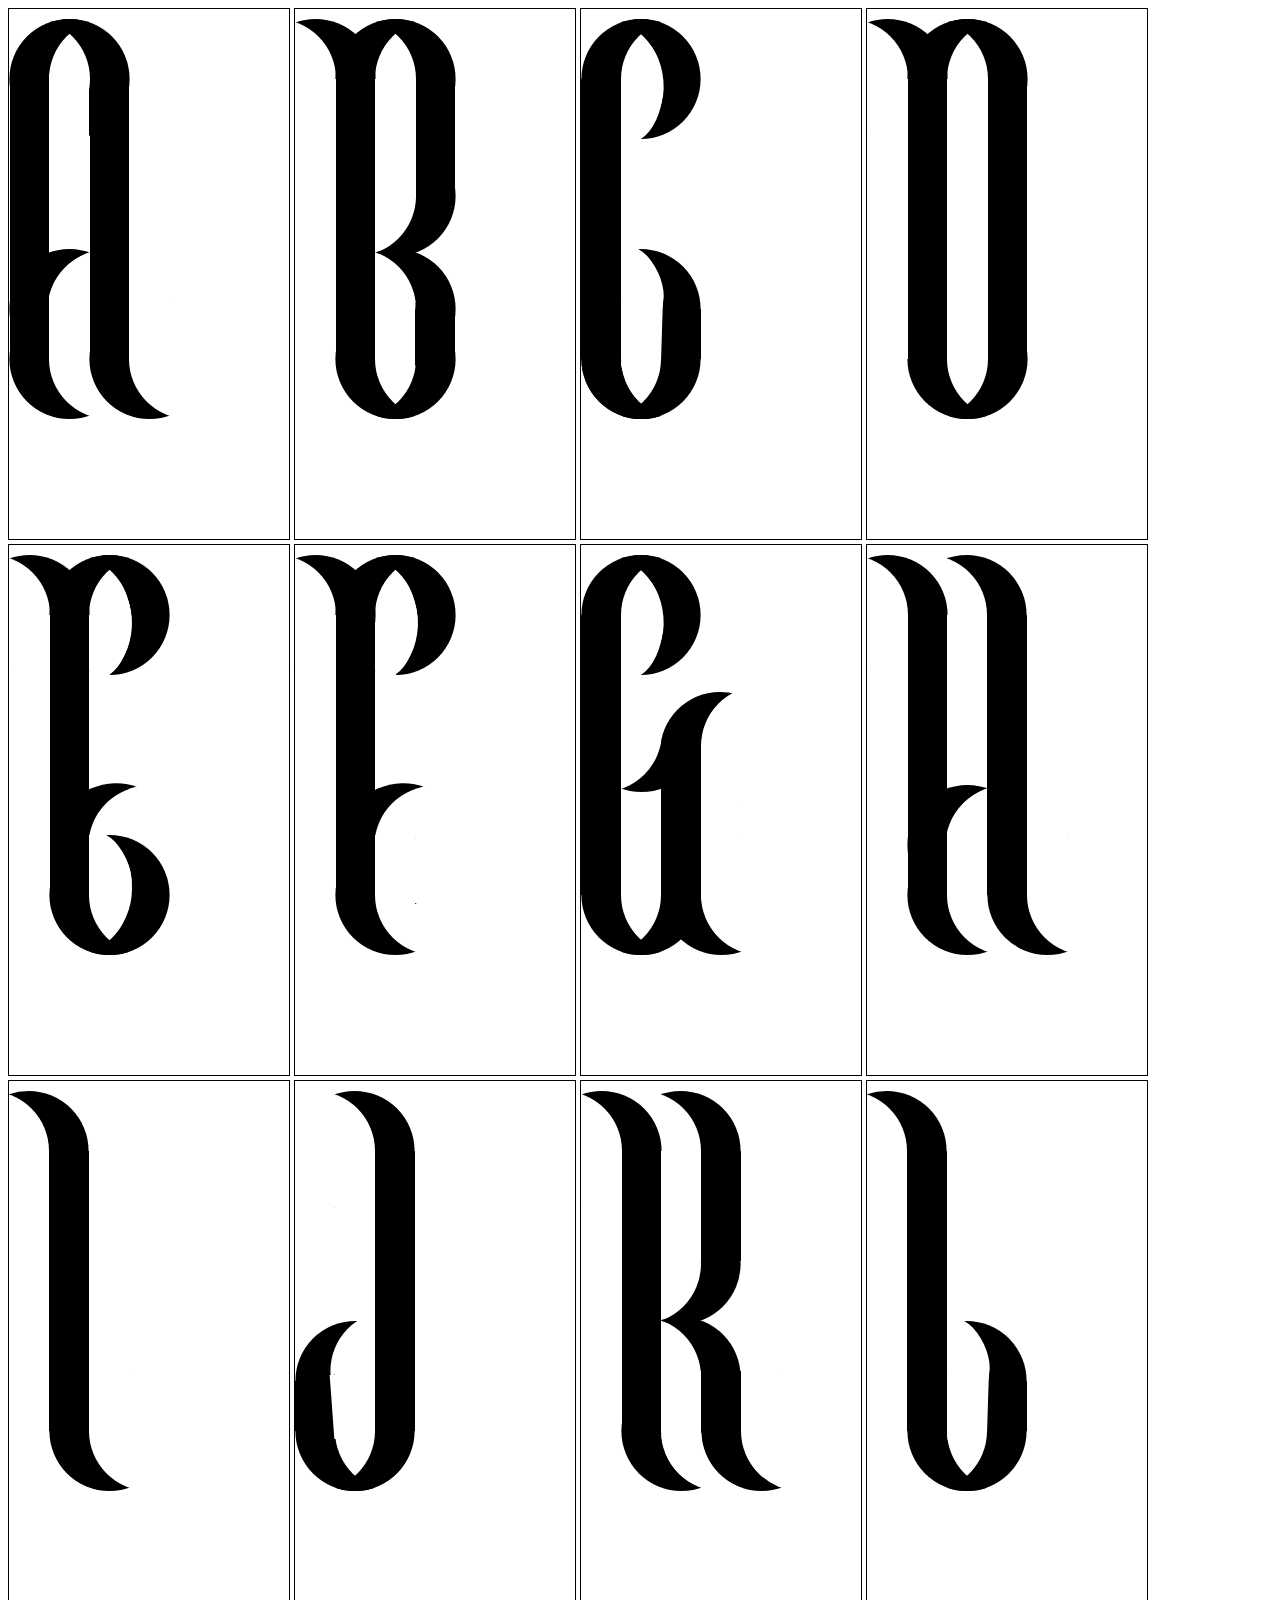
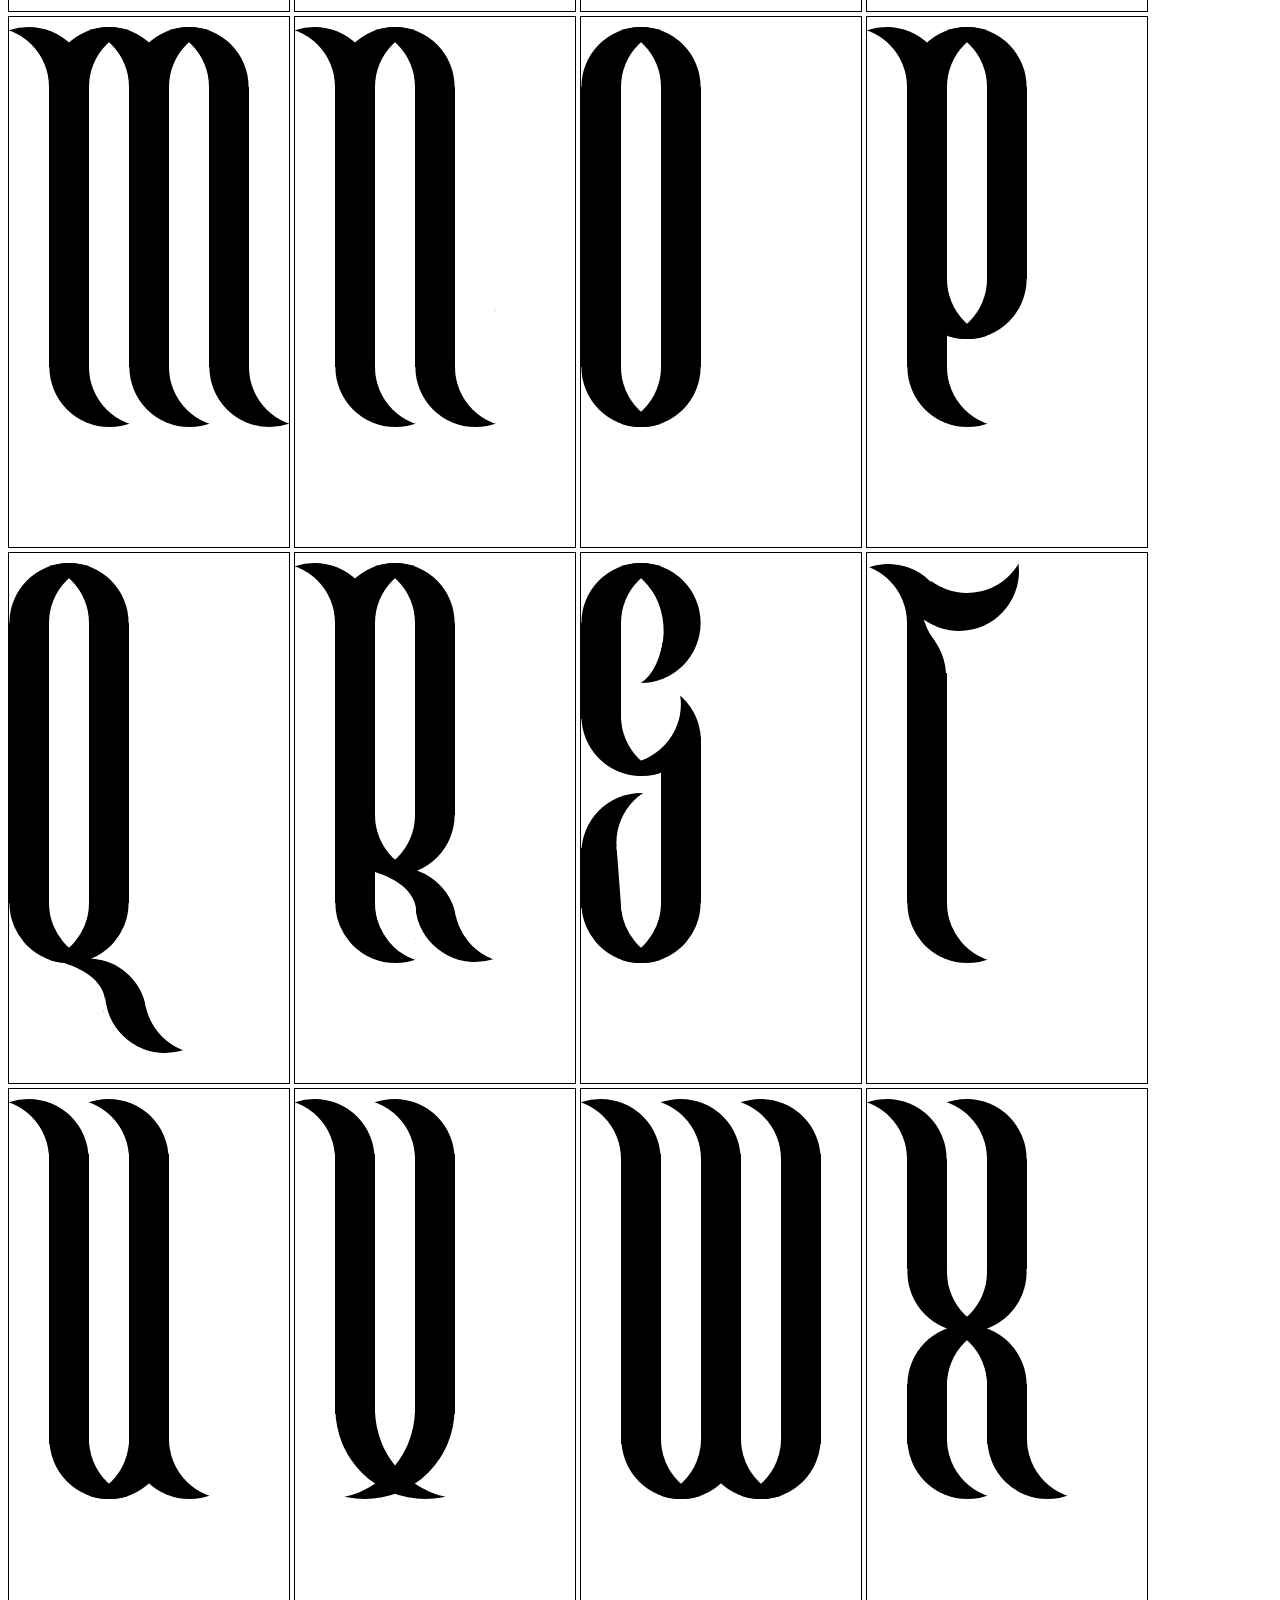
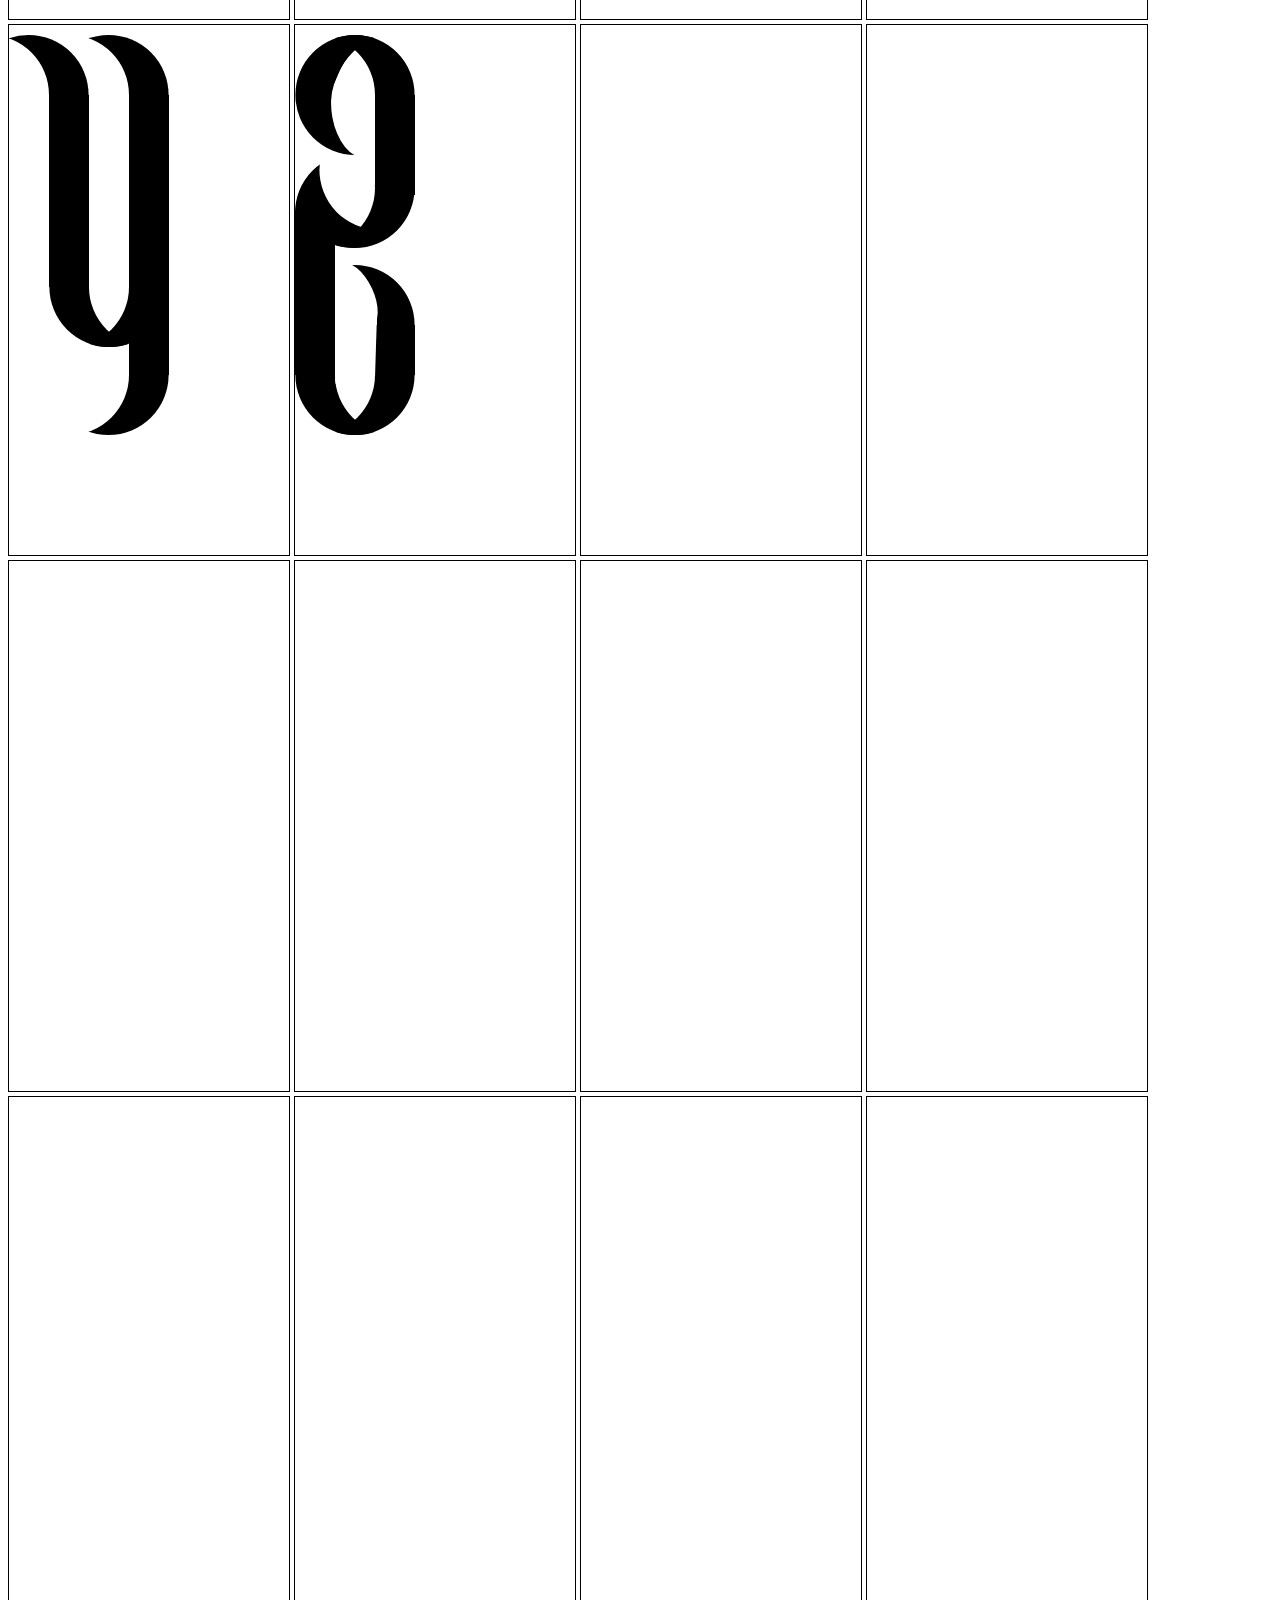
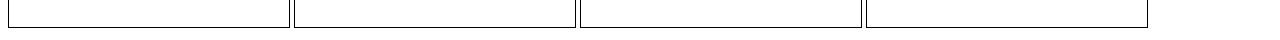
<file: IMW – A1 – Template/letter-template.html>
<!doctype html>
<html lang="">
    <head>
        <meta charset="utf-8">
        <meta http-equiv="x-ua-compatible" content="ie=edge">
        <title>🔤🧾🔤🧾🔤🧾🔤🧾🔤🧾🔤🧾🔤🧾🔤🧾🔤🧾🔤🧾</title>
        <link rel="stylesheet" href="letter-style.css">

    </head>
    <body>

    <div class="letter letter-A">
        <div class="crossbar-crescent-A"></div>
        <div class="whiteout-crossbar-A"></div>
        <div class="whiteout-crossbar-bottom-A"></div>
        <div class="crescent-bottomleft-A"></div>
        <div class="crescent-bottomright-A"></div>
        <div class="crescent-topleft-A"></div>
        <div class="crescent-topright-A"></div>
        <div class="rectangle-bottom-whiteout-A"></div>
        <div class="middle-whiteout-top-A"></div>
        <div class="middle-whiteout-bottom-A"></div>
        <div class="vertical-rectangle-left-A"></div>
        <div class="vertical-rectangle-right-A"></div>
    </div>

		<div class="letter letter-B">
        <div class="crescent-middletop-B"></div>
        <div class="crescent-middleright-B"></div>
        <div class="whiteout-middle-B"></div>
			  <div class="crescent-topleft-B"></div>
			  <div class="crescent-bottomleft-B"></div>
			  <div class="crescent-bottomright-B"></div>
			  <div class="crescent-topright-B"></div>
			  <div class="whiteout-topleft-B"></div>
        <div class="crescent-middle-B"></div>
        <div class="whiteout-middle-crescent-B"></div>
        <div class="whiteout-rectangle-bottomleft-B"></div>
        <div class="whiteout-oval-bottomright-B"></div>
        <div class="whiteout-rectangle-middle-B"></div>
        <div class="vertical-topright-rectangle-B"></div>
        <div class="vertical-left-rectangle-B"></div>
			  <div class="vertical-right-rectangle-B"></div>
    </div>

    <div class="letter letter-C">
        <div class="crescent-topleft-C"></div>
        <div class="whiteout-top-leftmiddle-C"></div>
        <div class="crescent-topright-C"></div>
        <div class="whiteout-point-one-C"></div>
        <div class="whiteout-point-two-C"></div>
        <div class="whiteout-point-three-C"></div>
        <div class="whiteout-point-four-C"></div>
        <div class="crescent-bottomleft-C"></div>
        <div class="crescent-bottom-curve-C"></div>
        <div class="whiteout-bpoint-one-C"></div>
        <div class="whiteout-bpoint-two-C"></div>
        <div class="whiteout-bpoint-three-C"></div>
        <div class="whiteout-bpoint-four-C"></div>
        <div class="crescent-bottomleft-C"></div>
        <div class="whiteout-bottom-middle-C"></div>
        <div class="whiteout-bottom-oval-two-C"></div>
        <div class="crescent-bottomright-C"></div>
        <div class="whiteout-bottom-oval-one-C"></div>
        <div class="vertical-rectangle-right-C"></div>
        <div class="whiteout-rectangle-right-C"></div>
        <div class="vertical-rectangle-C"></div>
        <div class="whiteout-bottomright-C"></div>
    </div>

		<div class="letter letter-D">
        <div class="vertical-left-rectangle-D"></div>
        <div class="vertical-right-rectangle-D"></div>
        <div class="crescent-bottom-middleleft-D"></div>
        <div class="crescent-bottomright-D"></div>
        <div class="crescent-topleft-D"></div>
        <div class="crescent-middleleft-D"></div>
        <div class="crescent-topright-D"></div>
        <div class="whiteout-left-D"></div>
        <div class="whiteout-middle-D"></div>
    </div>

    <div class="letter letter-E">
        <div class="crossbar-crescent-E"></div>
        <div class="whiteout-crossbar-E"></div>
        <div class="whiteout-crossbar-bottom-E"></div>
        <div class="crescent-topleft-E"></div>
        <div class="crescent-lefttop-E"></div>
        <div class="whiteout-left-E"></div>
        <div class="whiteout-top-leftmiddle-E"></div>
        <div class="crescent-topright-E"></div>
        <div class="whiteout-toppoint-one-E"></div>
        <div class="whiteout-toppoint-two-E"></div>
        <div class="whiteout-toppoint-three-E"></div>
        <div class="whiteout-toppoint-four-E"></div>
        <div class="crescent-bottomleft-E"></div>
        <div class="whiteout-bottom-middle-E"></div>
        <div class="crescent-bottomright-E"></div>
        <div class="whiteout-point-one-E"></div>
        <div class="whiteout-point-two-E"></div>
        <div class="whiteout-point-three-E"></div>
        <div class="whiteout-point-four-E"></div>
        <div class="vertical-rectangle-E"></div>
    </div>

		<div class="letter letter-F">
        <div class="crossbar-crescent-F"></div>
        <div class="whiteout-crossbar-F"></div>
        <div class="whiteout-crossbar-bottom-F"></div>
        <div class="vertical-rectangle-F"></div>
        <div class="crescent-topleft-F"></div>
        <div class="whiteout-top-leftmiddle-F"></div>
        <div class="crescent-topright-F"></div>
        <div class="whiteout-point-one-F"></div>
        <div class="whiteout-point-two-F"></div>
        <div class="whiteout-point-three-F"></div>
        <div class="whiteout-point-four-F"></div>
        <div class="crescent-bottomleft-F"></div>
        <div class="whiteout-bottom-middle-F"></div>
        <div class="crescent-lefttop-F"></div>
        <div class="whiteout-left-F"></div>
    </div>

    <div class="letter letter-G">
        <div class="vertical-rectangle-G"></div>
        <div class="crescent-topleft-G"></div>
        <div class="whiteout-top-leftmiddle-G"></div>
        <div class="crescent-bottomleft-G"></div>
        <div class="crescent-bottomright-G"></div>
        <div class="crescent-bottom-G"></div>
        <div class="whiteout-crescent-bottom-G"></div>
        <div class="black-crescent-middle-G"></div>
        <div class="whiteout-bottom-middle-G"></div>
        <div class="crescent-bottom-curve-G"></div>
        <div class="whiteout-bottomright-G"></div>
        <div class="crescent-middle-G"></div>
        <div class="whiteout-crescent-middle-G"></div>
        <div class="whiteout-middle-G"></div>
        <div class="whiteout-right-G"></div>
        <div class="crescent-topright-G"></div>
        <div class="whiteout-point-one-G"></div>
        <div class="whiteout-point-two-G"></div>
        <div class="whiteout-point-three-G"></div>
        <div class="whiteout-point-four-G"></div>
        <div class="vertical-rectangle-right-G"></div>
        <div class="whiteout-squaretop-G"></div>
    </div>

		<div class="letter letter-H">
        <div class="crossbar-crescent-H"></div>
        <div class="whiteout-crossbar-H"></div>
        <div class="whiteout-crossbar-bottom-H"></div>
				<div class="crescent-topleft-H"></div>
				<div class="crescent-topright-H"></div>
				<div class="top-left-rectangle-whiteout-H"></div>
				<div class="top-right-rectangle-whiteout-H"></div>
				<div class="crescent-bottomleft-H"></div>
				<div class="crescent-bottomright-H"></div>
				<div class="bottom-left-rectangle-whiteout-H"></div>
				<div class="bottom-right-rectangle-whiteout-H"></div>
        <div class="vertical-left-rectangle-H"></div>
				<div class="vertical-right-rectangle-H"></div>
    </div>

    <div class="letter letter-I">
        <div class="vertical-rectangle-I"></div>
				<div class="crescent-top-I"></div>
				<div class="crescent-bottom-I"></div>
				<div class="top-rectangle-whiteout-I"></div>
				<div class="bottom-rectangle-whiteout-I"></div>
    </div>

		<div class="letter letter-J">
        <div class="crescent-middleleft-J"></div>
        <div class="whiteout-middlecrescent-J"></div>
        <div class="whiteout-middle-J"></div>
        <div class="crescent-bottomleft-J"></div>
        <div class="crescent-bottomright-J"></div>
        <div class="crescent-top-J"></div>
        <div class="whiteout-top-J"></div>
        <div class="vertical-right-rectangle-J"></div>
        <div class="vertical-left-rectangle-J"></div>
        <div class="whiteout-vertical-J"></div>
        <div class="whiteout-diagonal-J"></div>

    </div>

    <div class="letter letter-K">
				<div class="crescent-topleft-K"></div>
				<div class="crescent-bottomleft-K"></div>
				<div class="crescent-topright-K"></div>
				<div class="crescent-middleright-K"></div>
				<div class="crescent-bottomright-K"></div>
				<div class="whiteout-topleft-K"></div>
				<div class="whiteout-bottomleft-K"></div>
        <div class="crescent-middle-K"></div>
				<div class="whiteout-middle-K"></div>
				<div class="whiteout-bottomright-K"></div>
        <div class="whiteout-middle-crescent-K"></div>
        <div class="vertical-left-rectangle-K"></div>
				<div class="vertical-right-rectangle-K"></div>
        <div class="vertical-bottomright-K"></div>
    </div>

		<div class="letter letter-L">
        <div class="crescent-top-L"></div>
        <div class="top-rectangle-whiteout-L"></div>
        <div class="crescent-middleright-L"></div>
        <div class="whiteout-point-one-L"></div>
        <div class="whiteout-point-two-L"></div>
        <div class="whiteout-point-three-L"></div>
        <div class="whiteout-point-four-L"></div>
        <div class="crescent-bottomleft-L"></div>
        <div class="bottom-rectangle-whiteout-L"></div>
        <div class="whiteout-bottom-oval-two-L"></div>
        <div class="crescent-bottomright-L"></div>
        <div class="vertical-rectangle-left-L"></div>
        <div class="vertical-rectangle-right-L"></div>
        <div class="whiteout-rectangle-right-L"></div>
        <div class="whiteout-bottom-oval-one-L"></div>
    </div>

    <div class="letter letter-M">
        <div class="crescent-topleft-M"></div>
				<div class="crescent-topleft-right-M"></div>
				<div class="crescent-topmiddle-left-M"></div>
				<div class="crescent-topmiddle-right-M"></div>
				<div class="crescent-topright-M"></div>
				<div class="crescent-bottomleft-M"></div>
				<div class="crescent-bottommiddle-M"></div>
				<div class="crescent-bottomright-M"></div>
				<div class="vertical-left-rectangle-M"></div>
				<div class="vertical-middle-rectangle-M"></div>
				<div class="vertical-right-rectangle-M"></div>
				<div class="whiteout-topleft-M"></div>
				<div class="whiteout-middleleft-M"></div>
				<div class="whiteout-middleright-M"></div>
				<div class="whiteout-bottomright-M"></div>
    </div>

		<div class="letter letter-N">
        <div class="vertical-rectangle-left-N"></div>
				<div class="vertical-rectangle-right-N"></div>
				<div class="crescent-topleft-N"></div>
				<div class="crescent-bottomleft-N"></div>
				<div class="crescent-bottomright-N"></div>
				<div class="crescent-middleleft-N"></div>
				<div class="crescent-middleright-N"></div>
				<div class="middle-whiteout-N"></div>
				<div class="top-left-whiteout-N"></div>
				<div class="bottom-right-whiteout-N"></div>
    </div>

    <div class="letter letter-O">
        <div class="vertical-rectangle-left-O"></div>
				<div class="vertical-rectangle-right-O"></div>
				<div class="crescent-topleft-O"></div>
				<div class="crescent-topright-O"></div>
				<div class="crescent-bottomleft-O"></div>
				<div class="crescent-bottomright-O"></div>
				<div class="middle-whiteout-O"></div>
    </div>

		<div class="letter letter-P">
        <div class="vertical-left-rectangle-P"></div>
				<div class="vertical-right-rectangle-P"></div>
				<div class="crescent-topleft-P"></div>
				<div class="crescent-bottom-P"></div>
				<div class="bottom-left-whiteout-P"></div>
				<div class="crescent-middle-topleft-P"></div>
				<div class="crescent-middle-topright-P"></div>
				<div class="crescent-middle-bottomleft-P"></div>
				<div class="crescent-middle-bottomright-P"></div>
				<div class="top-left-whiteout-P"></div>
				<div class="middle-whiteout-P"></div>
    </div>

    <div class="letter letter-Q">
        <div class="skew-crescent-Q"></div>
        <div class="crescent-bottom-Q"></div>
        <div class="whiteout-right-Q"></div>
        <div class="whiteout-bottomcurve-Q"></div>
        <div class="whiteout-topcurve-Q"></div>
        <div class="whiteout-circle-right-Q"></div>
        <div class="whiteout-circle-left-Q"></div>
        <div class="vertical-rectangle-left-Q"></div>
        <div class="vertical-rectangle-right-Q"></div>
        <div class="crescent-topright-Q"></div>
        <div class="crescent-topleft-Q"></div>
        <div class="crescent-bottomright-Q"></div>
        <div class="crescent-bottomleft-Q"></div>
        <div class="whiteout-middle-Q"></div>
    </div>

		<div class="letter letter-R">
        <div class="crescent-bottomright-R"></div>
        <div class="whiteout-crescent-br-R"></div>
        <div class="crescent-bottomleft-R"></div>
        <div class="whiteout-bottomleft-R"></div>
        <div class="whiteout-crescent-R"></div>
        <div class="skew-crescent-R"></div>
        <div class="whiteout-crescent-swoop-R"></div>
        <div class="whiteout-bottom-smooth-R"></div>
        <div class="whiteout-top-smooth-R"></div>
        <div class="vertical-rectangle-left-R"></div>
        <div class="vertical-rectangle-right-R"></div>
        <div class="crescent-topleft-R"></div>
        <div class="crescent-middle-topleft-R"></div>
        <div class="crescent-middle-topright-R"></div>
        <div class="crescent-middle-bottomleft-R"></div>
        <div class="crescent-middle-bottomright-R"></div>
        <div class="whiteout-middle-R"></div>
        <div class="whiteout-topleft-R"></div>
        <div class="whiteout-crescent-bottom-R"></div>
        <div class="whiteout-bottommiddle-R"></div>
    </div>

		<div class="letter letter-S">
        <div class="crescent-middleright-S"></div>
        <div class="vertical-bottomleft-rectangle-S"></div>
        <div class="crescent-bottomtop-S"></div>
        <div class="whiteout-middle-S"></div>
        <div class="crescent-bottomright-S"></div>
        <div class="crescent-bottomleft-S"></div>
        <div class="whiteout-middlecrescent-S"></div>
        <div class="right-blockout-S"></div>
        <div class="whiteout-middleright-S"></div>
        <div class="whiteout-right-crescent-S"></div>
        <div class="whiteout-topright-cover-S"></div>
        <div class="whiteout-vertical-S"></div>
        <div class="whiteout-diagonal-S"></div>
        <div class="whiteout-bottom-S"></div>
        <div class="crescent-topleft-S"></div>
        <div class="crescent-middle-S"></div>
        <div class="whiteout-topmiddle-S"></div>
        <div class="crescent-topright-S"></div>
        <div class="whiteout-point-one-S"></div>
        <div class="whiteout-point-two-S"></div>
        <div class="whiteout-point-three-S"></div>
        <div class="whiteout-point-four-S"></div>
        <div class="vertical-left-rectangle-S"></div>
        <div class="vertical-right-rectangle-S"></div>
        <div class="triangle-right-S"></div>
    </div>

		<div class="letter letter-T">
        <div class="crescent-topleft-T"></div>
        <div class="crescent-topright-T"></div>
        <div class="whiteout-top-T"></div>
        <div class="crescent-bottom-T"></div>
        <div class="whiteout-left-T"></div>
        <div class="whiteout-right-T"></div>
        <div class="vertical-rectangle-T"></div>
        <div class="whiteout-top-crescent-T"></div>
        <div class="whiteout-right-crescent-T"></div>
        <div class="vertical-rectangle-cover-T"></div>
		</div>

		<div class="letter letter-U">
        <div class="vertical-rectangle-left-U"></div>
				<div class="vertical-rectangle-right-U"></div>
				<div class="crescent-bottomright-U"></div>
				<div class="crescent-topleft-U"></div>
				<div class="crescent-topright-U"></div>
				<div class="crescent-middleleft-U"></div>
				<div class="crescent-middleright-U"></div>
				<div class="top-rectangle-whiteout-U"></div>
				<div class="middle-whiteout-U"></div>
				<div class="bottom-rectangle-whiteout-U"></div>
		</div>

		<div class="letter letter-V">
        <div class="vertical-rectangle-left-V"></div>
        <div class="vertical-rectangle-right-V"></div>
        <div class="crescent-topleft-V"></div>
        <div class="crescent-topright-V"></div>
        <div class="crescent-left-V"></div>
        <div class="crescent-right-V"></div>
        <div class="top-rectangle-whiteout-V"></div>
        <div class="middle-whiteout-V"></div>
		</div>

		<div class="letter letter-W">
        <div class="vertical-rectangle-left-W"></div>
        <div class="vertical-rectangle-middle-W"></div>
        <div class="vertical-rectangle-right-W"></div>
        <div class="crescent-topleft-W"></div>
        <div class="crescent-topmiddle-W"></div>
        <div class="crescent-topright-W"></div>
        <div class="crescent-bottomleft-W"></div>
        <div class="crescent-bottom-middleleft-W"></div>
        <div class="crescent-bottom-middleright-W"></div>
        <div class="crescent-bottomright-W"></div>
        <div class="whiteout-left-W"></div>
        <div class="whiteout-middle-W"></div>
        <div class="whiteout-right-W"></div>
		</div>

		<div class="letter letter-X">
        <div class="crescent-bottomright-X"></div>
        <div class="whiteout-bottomright-X"></div>
        <div class="crescent-middlebottom-left-X"></div>
        <div class="crescent-middlebottom-right-X"></div>
        <div class="crescent-topleft-X"></div>
        <div class="crescent-topright-X"></div>
        <div class="crescent-middletop-left-X"></div>
        <div class="crescent-middletop-right-X"></div>
        <div class="crescent-bottomleft-X"></div>
        <div class="whiteout-right-X"></div>
        <div class="vertical-rectangle-topleft-X"></div>
        <div class="vertical-rectangle-topright-X"></div>
        <div class="vertical-rectangle-bottomleft-X"></div>
        <div class="vertical-rectangle-bottomright-X"></div>
        <div class="whiteout-middleleft-X"></div>
        <div class="whiteout-middletop-X"></div>
        <div class="whiteout-middlebottom-X"></div>
        <div class="whiteout-middleb-circle-X"></div>
        <div class="whiteout-middleb-oval-X"></div>
		</div>

		<div class="letter letter-Y">
        <div class="crescent-bottomright-Y"></div>
        <div class="whiteout-bottommiddle-Y"></div>
        <div class="vertical-rectangle-left-Y"></div>
        <div class="vertical-rectangle-right-Y"></div>
        <div class="crescent-topleft-Y"></div>
        <div class="crescent-topright-Y"></div>
        <div class="crescent-middleleft-Y"></div>
        <div class="crescent-middleright-Y"></div>
        <div class="whiteout-left-Y"></div>
        <div class="whiteout-middle-Y"></div>
		</div>

		<div class="letter letter-Z">
        <div class="crescent-topright-Z"></div>
        <div class="crescent-bottomleft-Z"></div>
        <div class="crescent-middleleft-Z"></div>
        <div class="triangle-left-Z"></div>
        <div class="left-blockout-Z"></div>
        <div class="whiteout-middleleft-Z"></div>
        <div class="topmiddle-crescent-Z"></div>
        <div class="whiteout-left-crescent-Z"></div>
        <div class="whiteout-right-Z"></div>
        <div class="whiteout-left-Z"></div>
        <div class="whiteout-top-Z"></div>
        <div class="crescent-right-Z"></div>
        <div class="whiteout-top-Z"></div>
        <div class="whiteout-bottom-oval-one-Z"></div>
        <div class="whiteout-bottom-oval-two-Z"></div>
        <div class="crescent-bottomright-Z"></div>
        <div class="crescent-topleft-Z"></div>
        <div class="whiteout-topleft-one-Z"></div>
        <div class="whiteout-topleft-two-Z"></div>
        <div class="whiteout-topleft-three-Z"></div>
        <div class="whiteout-point-one-Z"></div>
        <div class="whiteout-point-two-Z"></div>
        <div class="whiteout-point-three-Z"></div>
        <div class="whiteout-point-four-Z"></div>
        <div class="whiteout-bottom-right-Z"></div>
        <div class="vertical-left-rectangle"></div>
        <div class="vertical-right-rectangle"></div>
        <div class="vertical-rectangle-bottom-Z"></div>
        <div class="whiteout-rectangle-right-Z"></div>
        <div class="bottom-rectangle-whiteout-Z"></div>
		</div>

		<!--THE CHARACTERS BELOW ARE OPTIONAL -->

		<div class="letter letter-0">
		</div>

		<div class="letter letter-1">
		</div>

		<div class="letter letter-2">
		</div>

		<div class="letter letter-3">
		</div>

		<div class="letter letter-4">
		</div>

		<div class="letter letter-5">
		</div>

		<div class="letter letter-6">
		</div>

		<div class="letter letter-7">
		</div>

		<div class="letter letter-8">
		</div>

		<div class="letter letter-9">
		</div>


    </body>
</html>
</file>
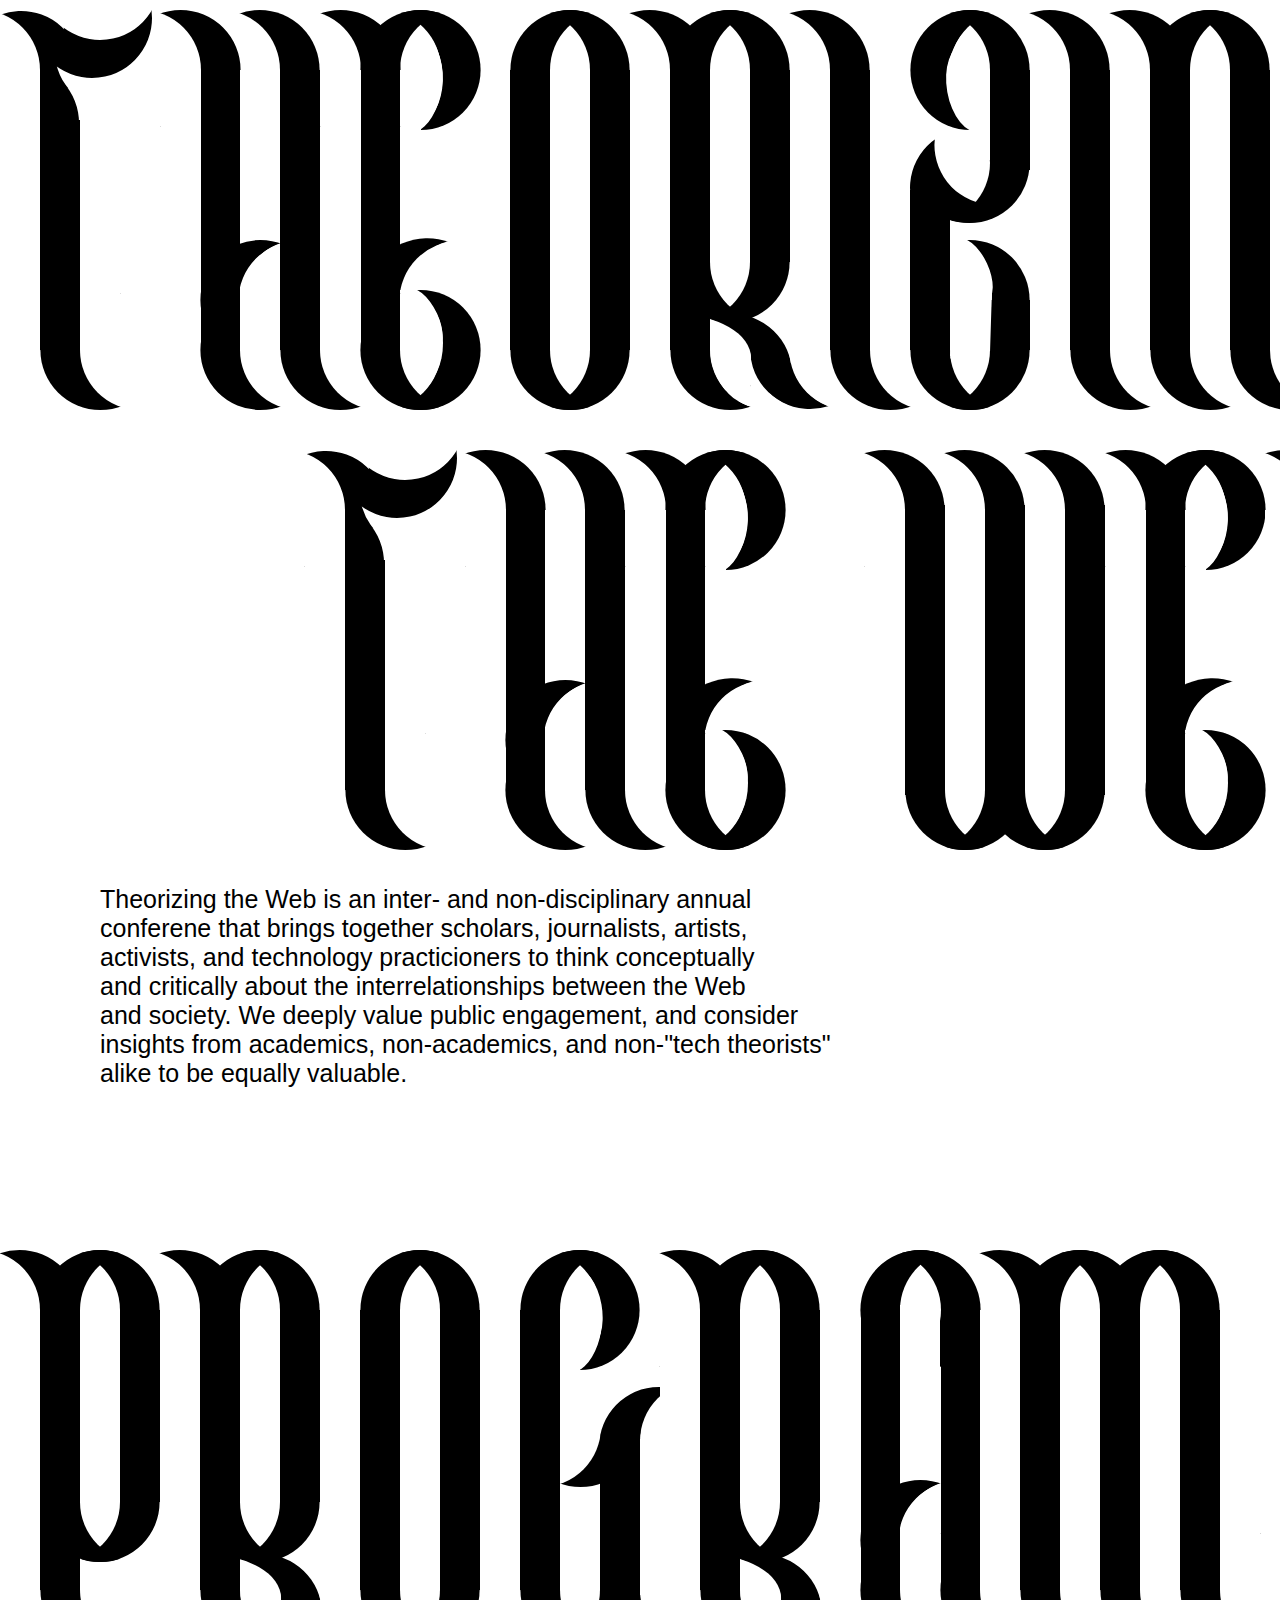
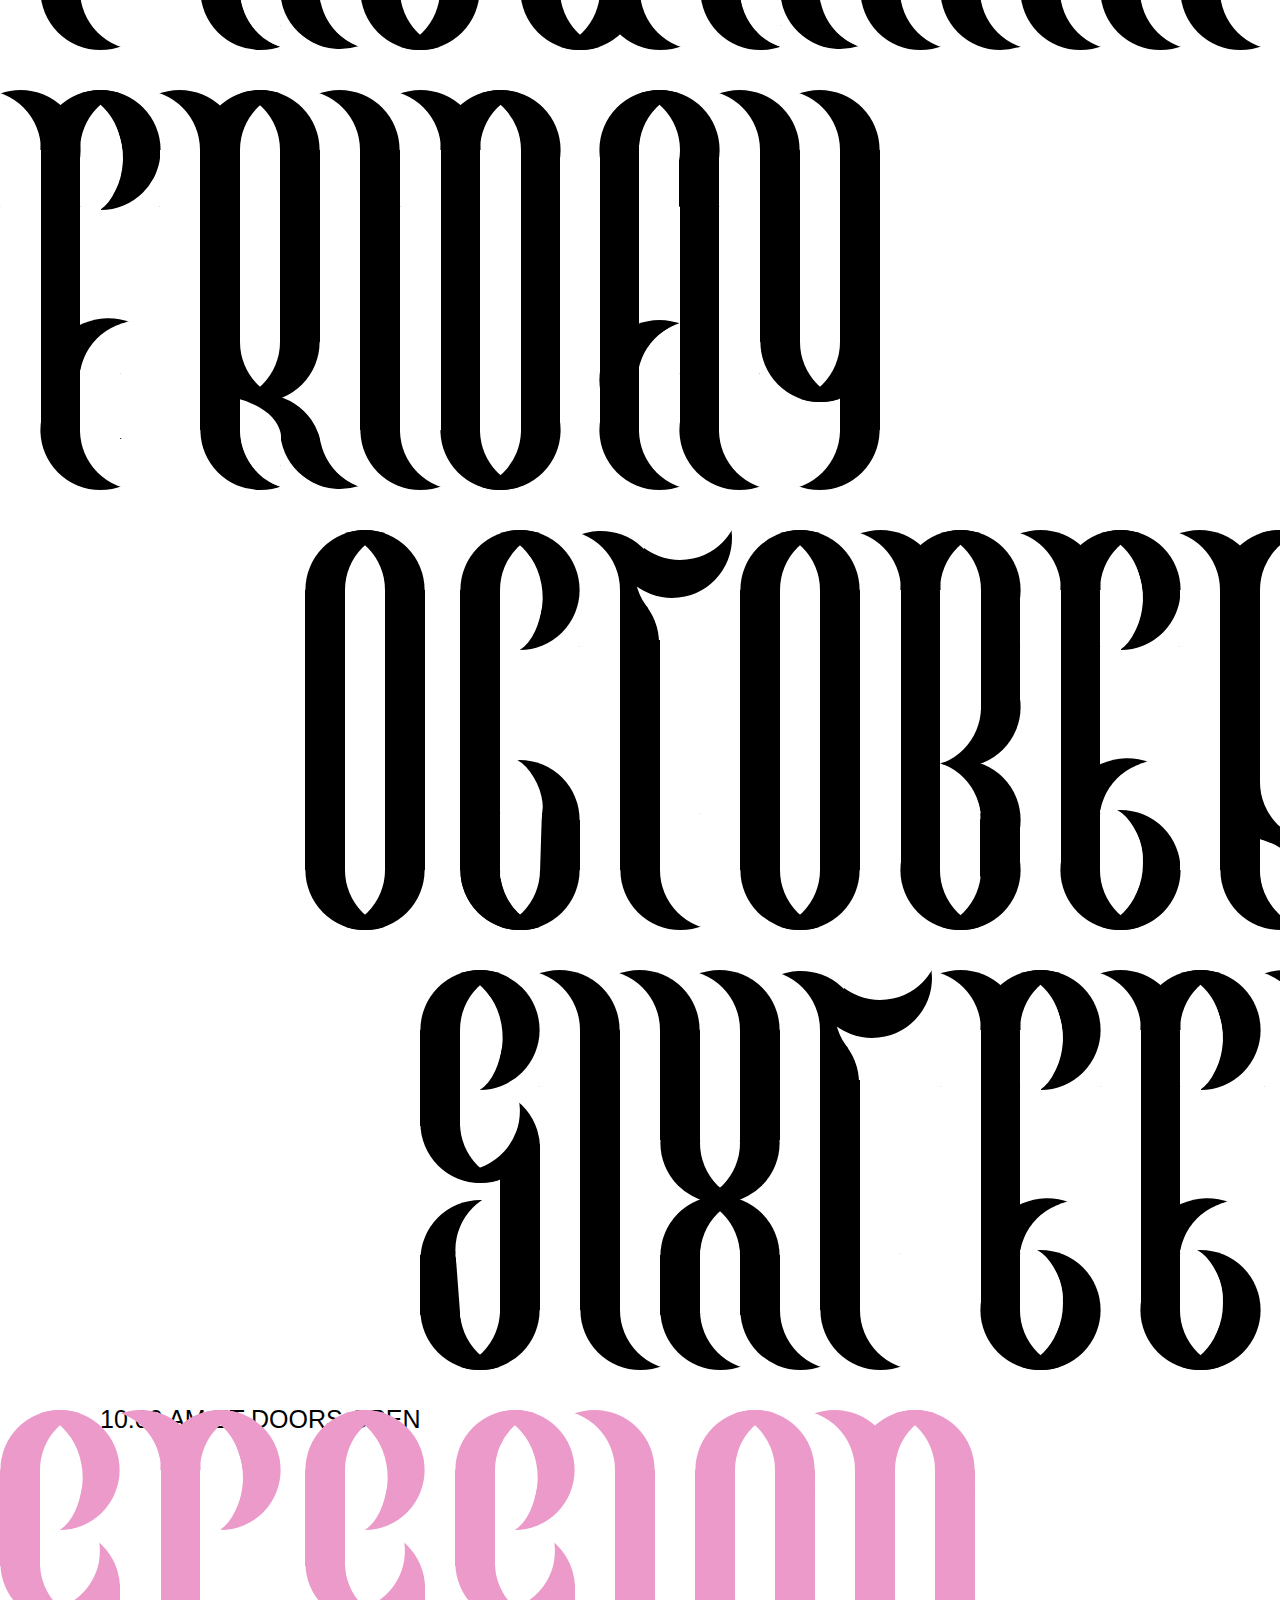
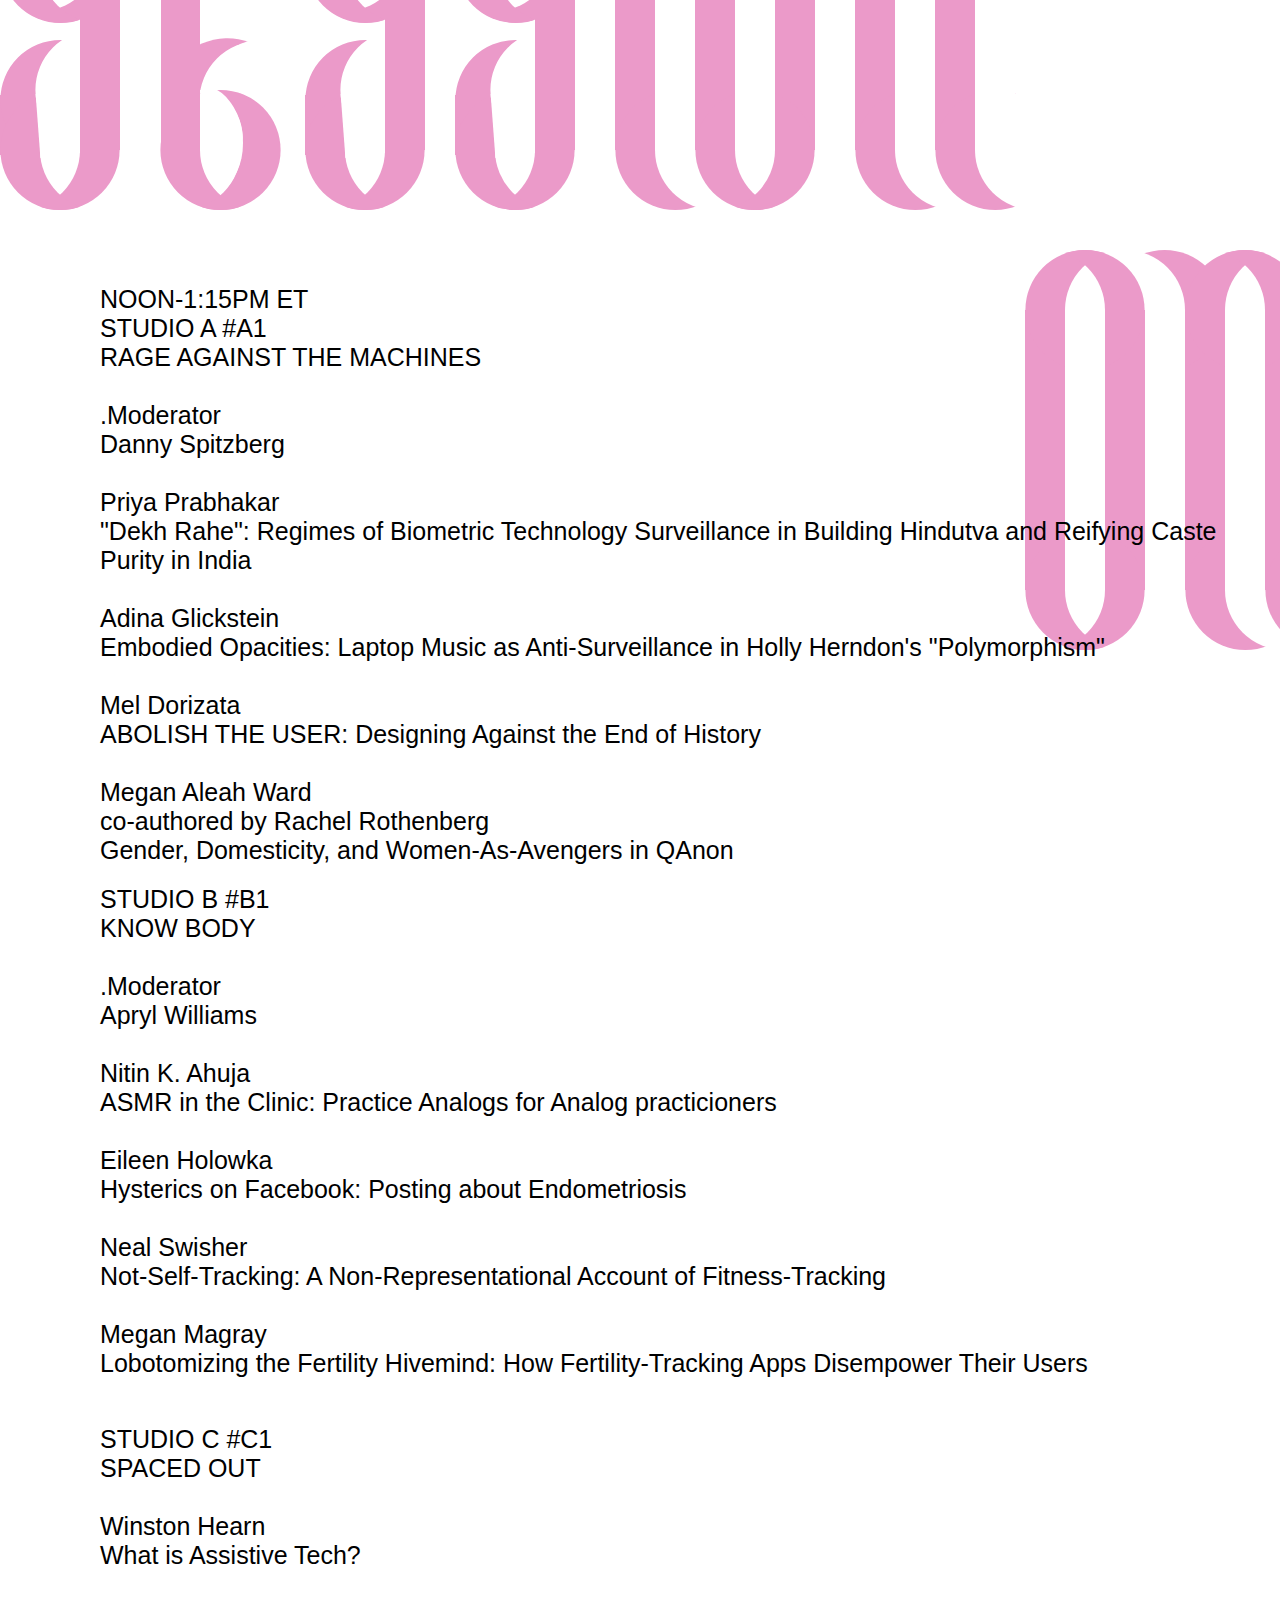
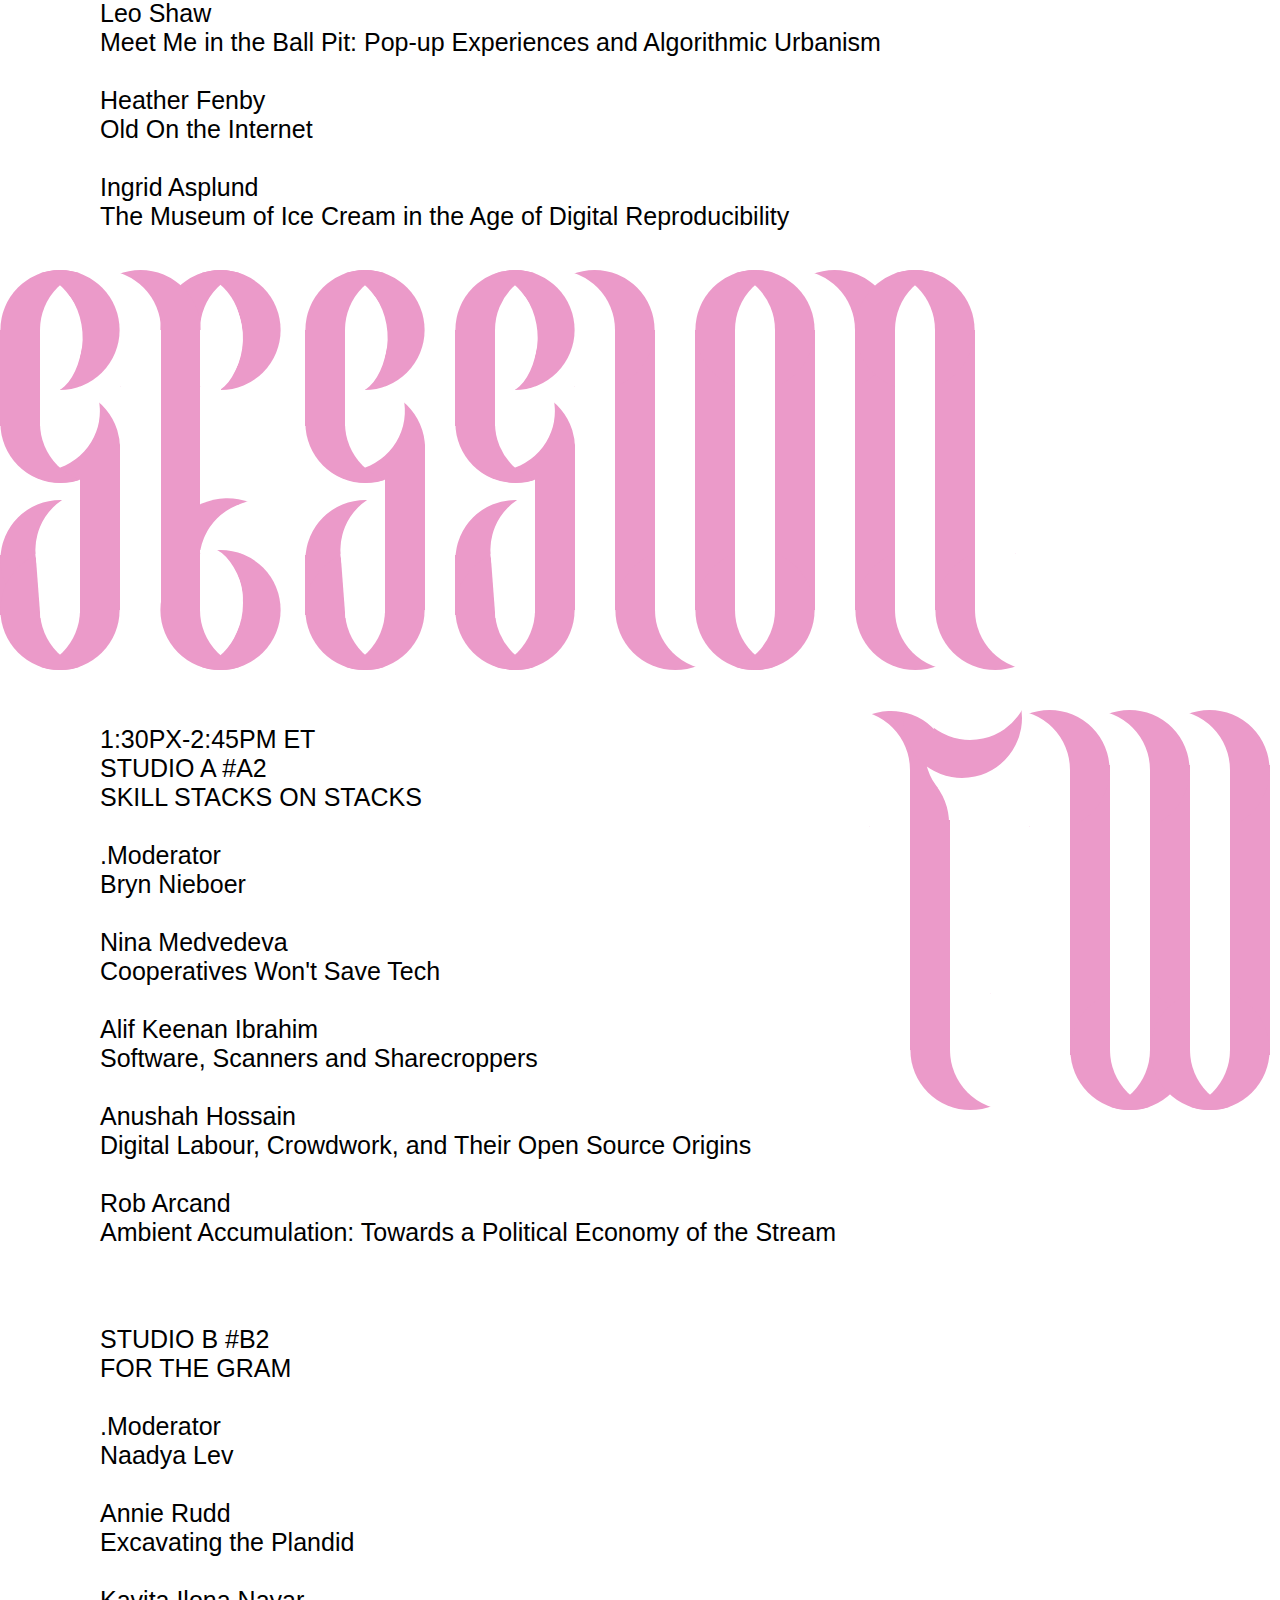
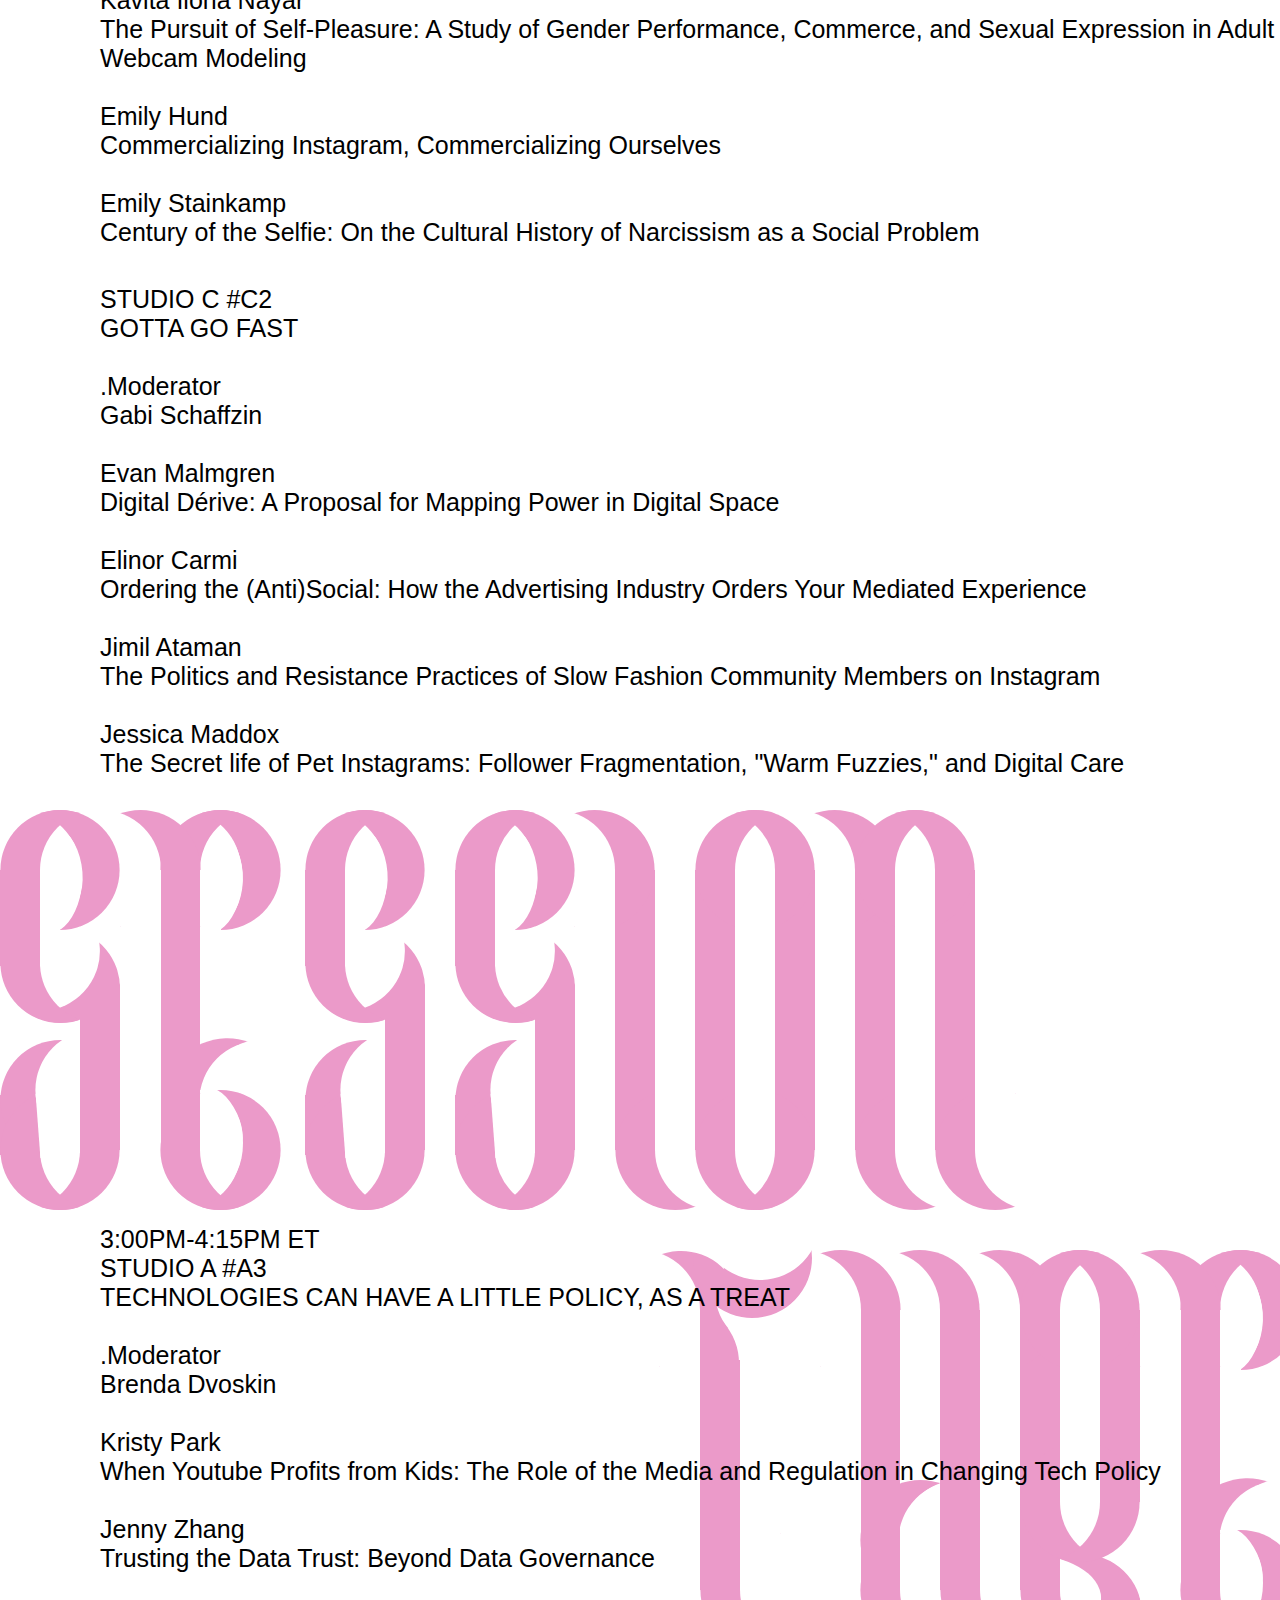
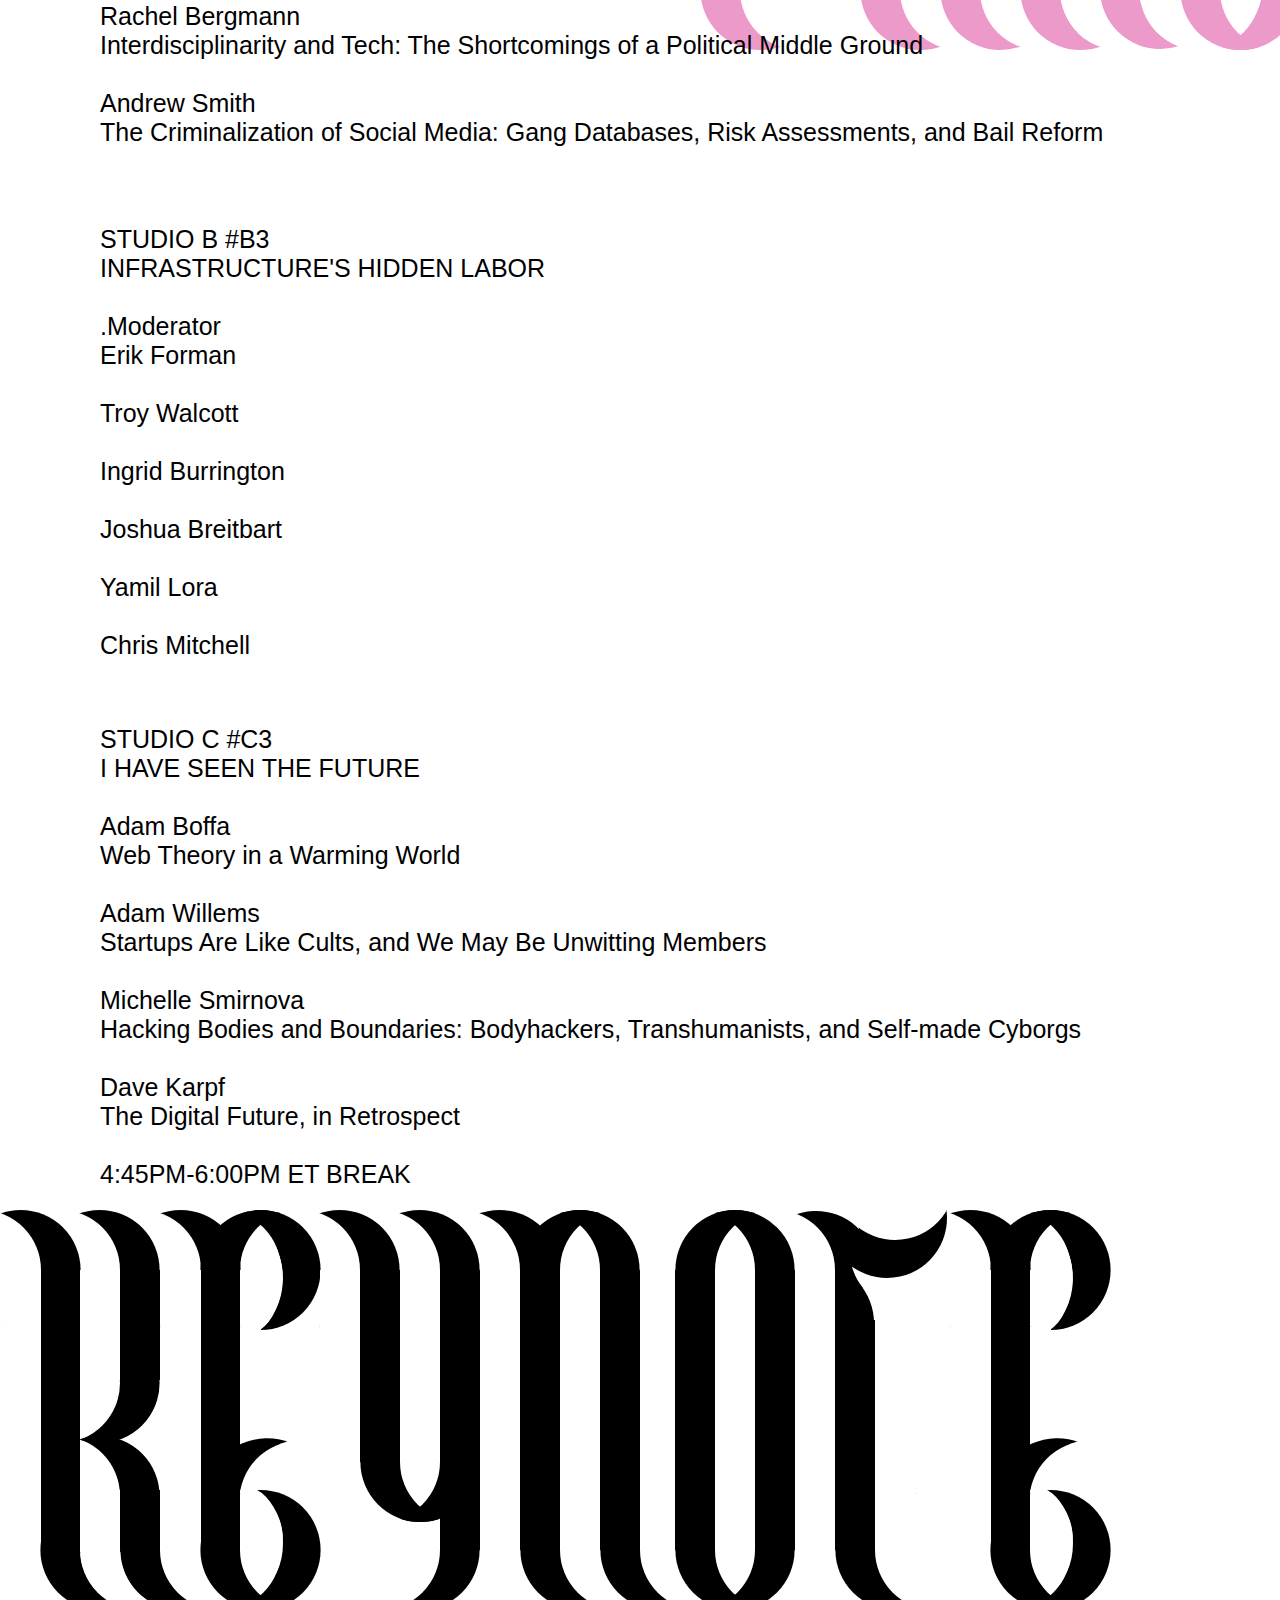
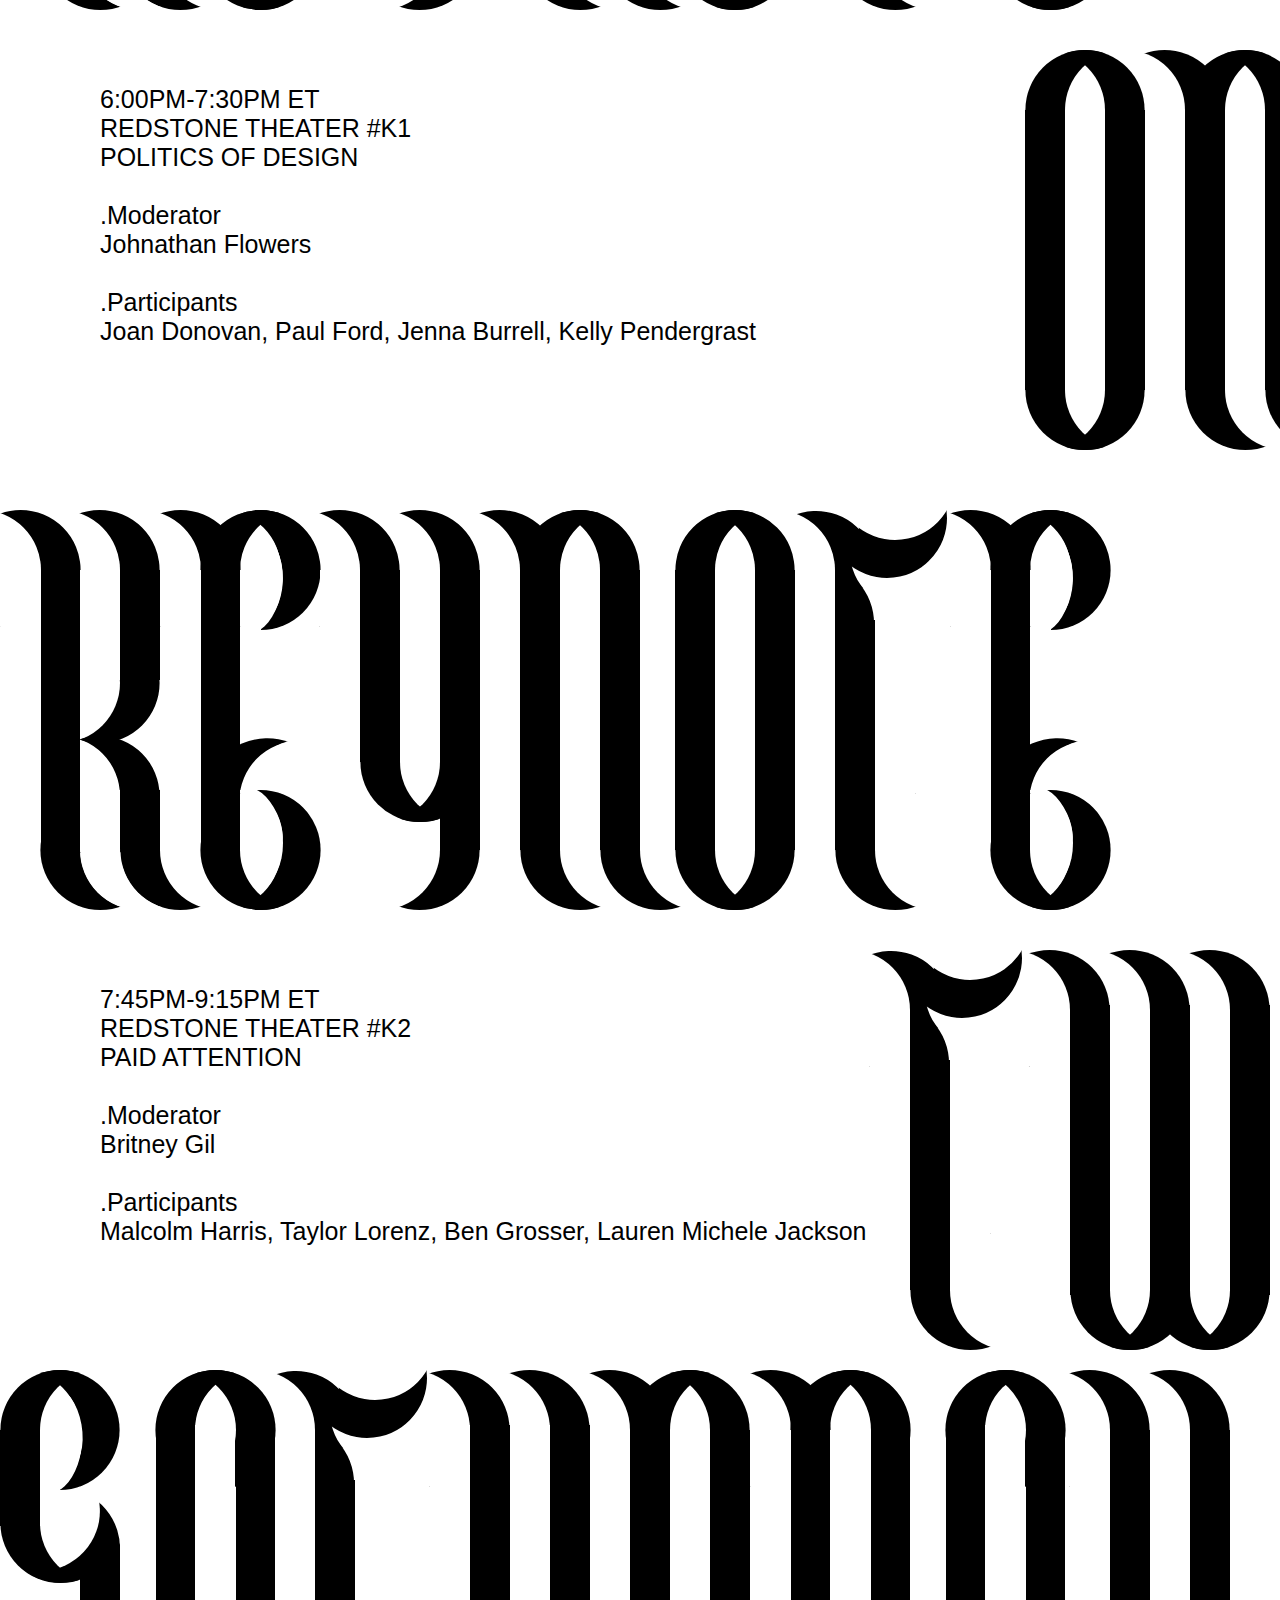
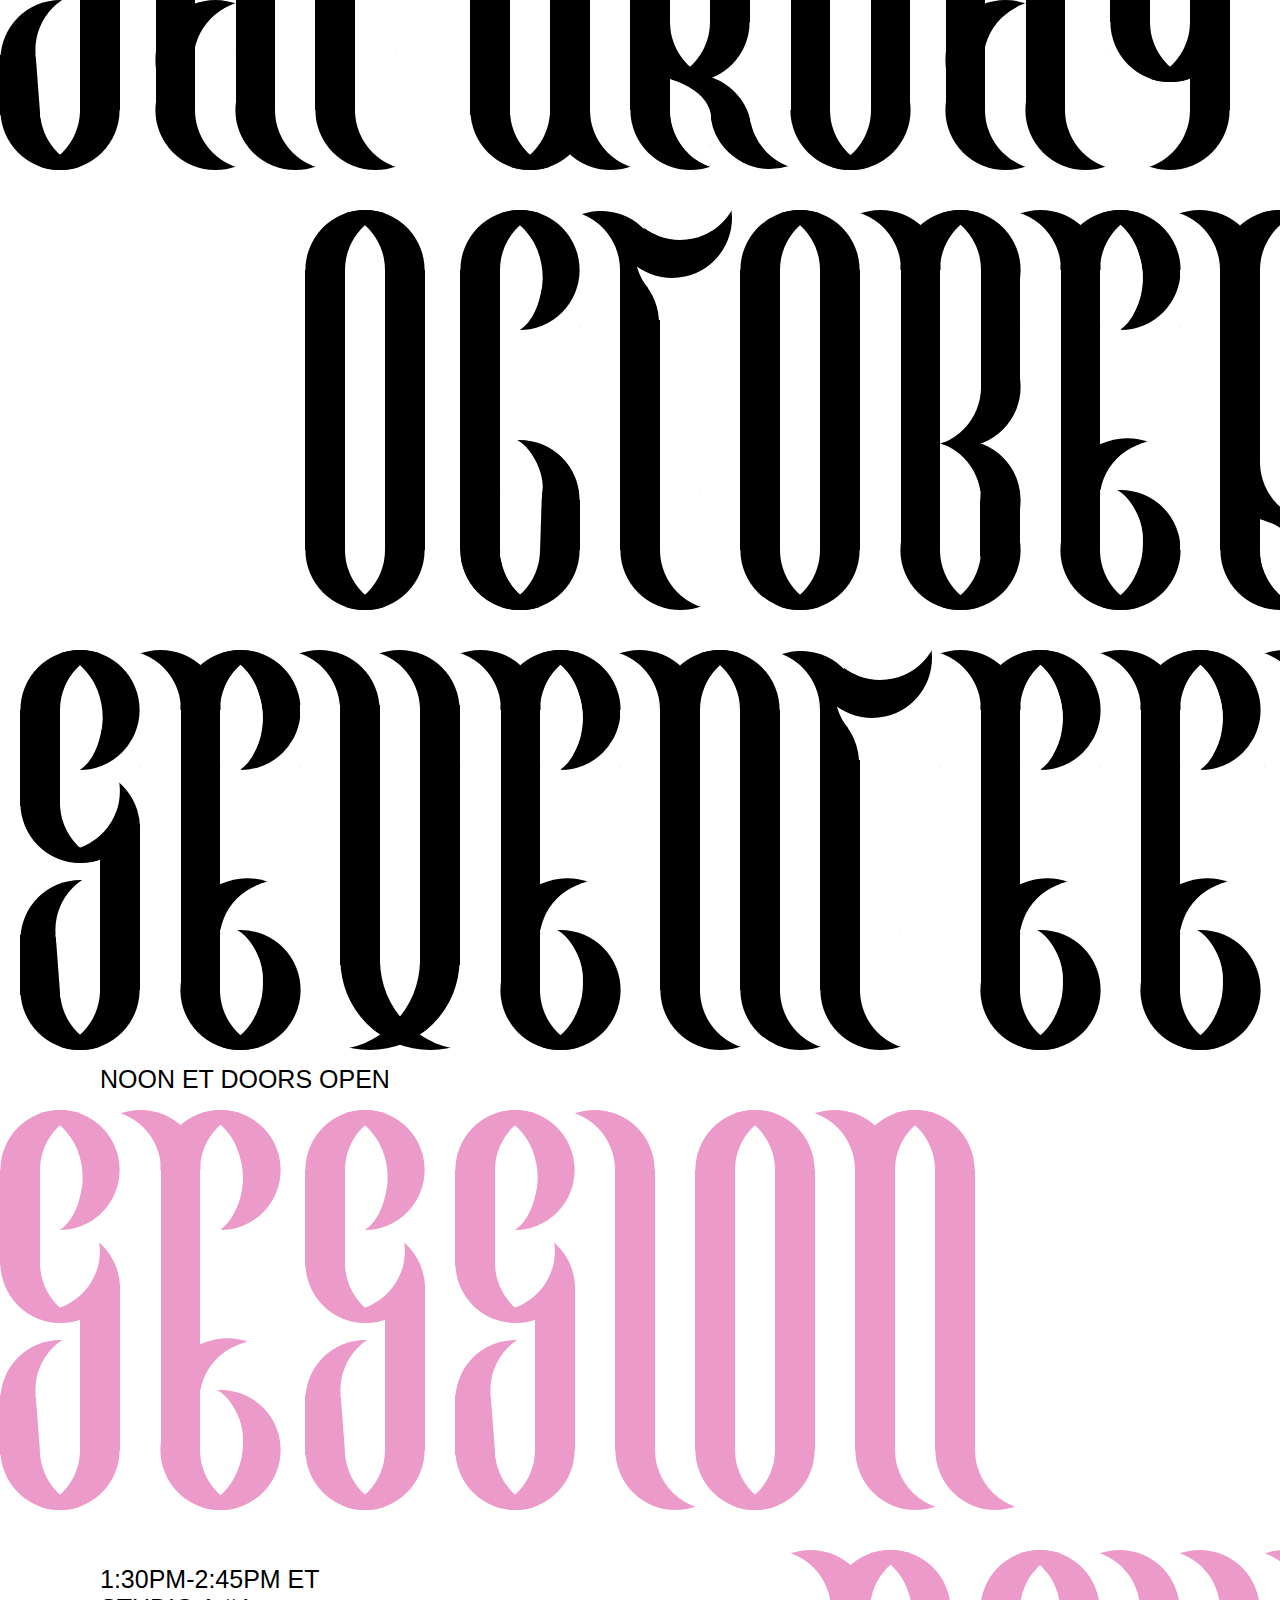
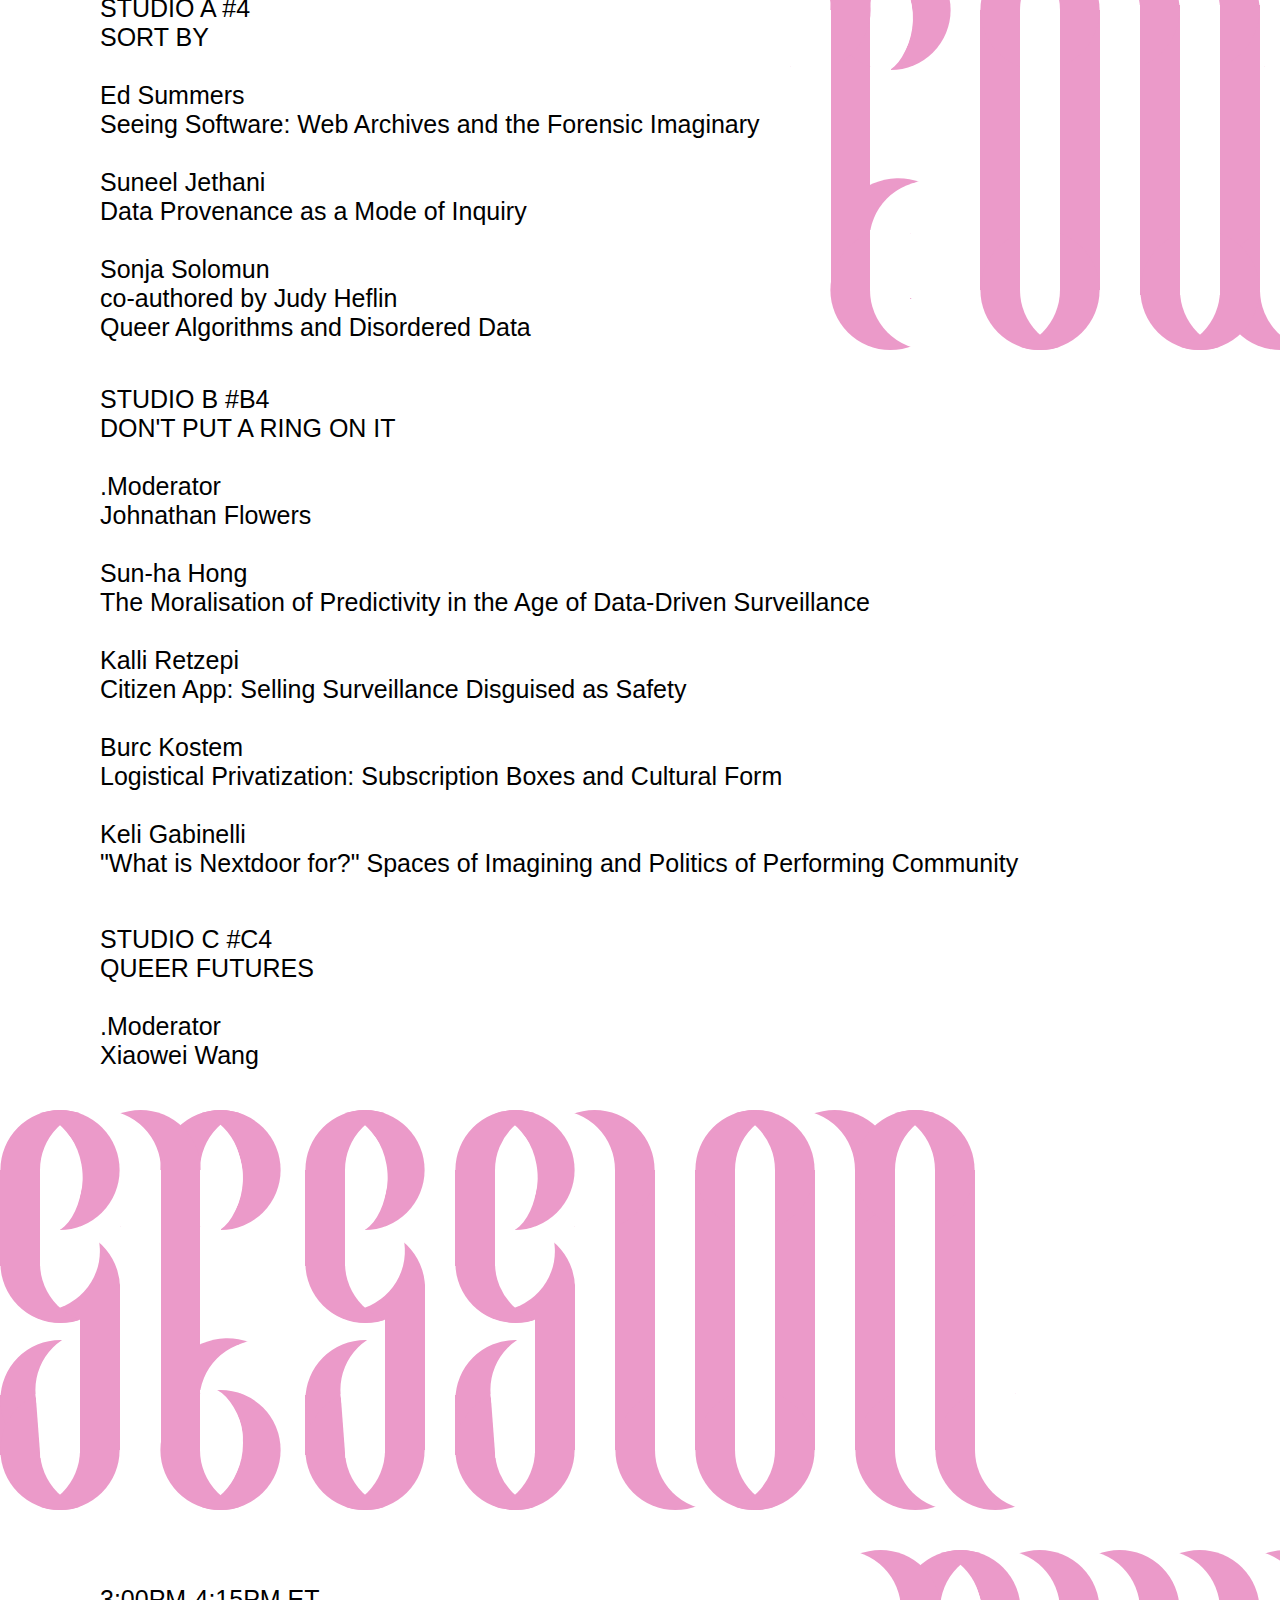
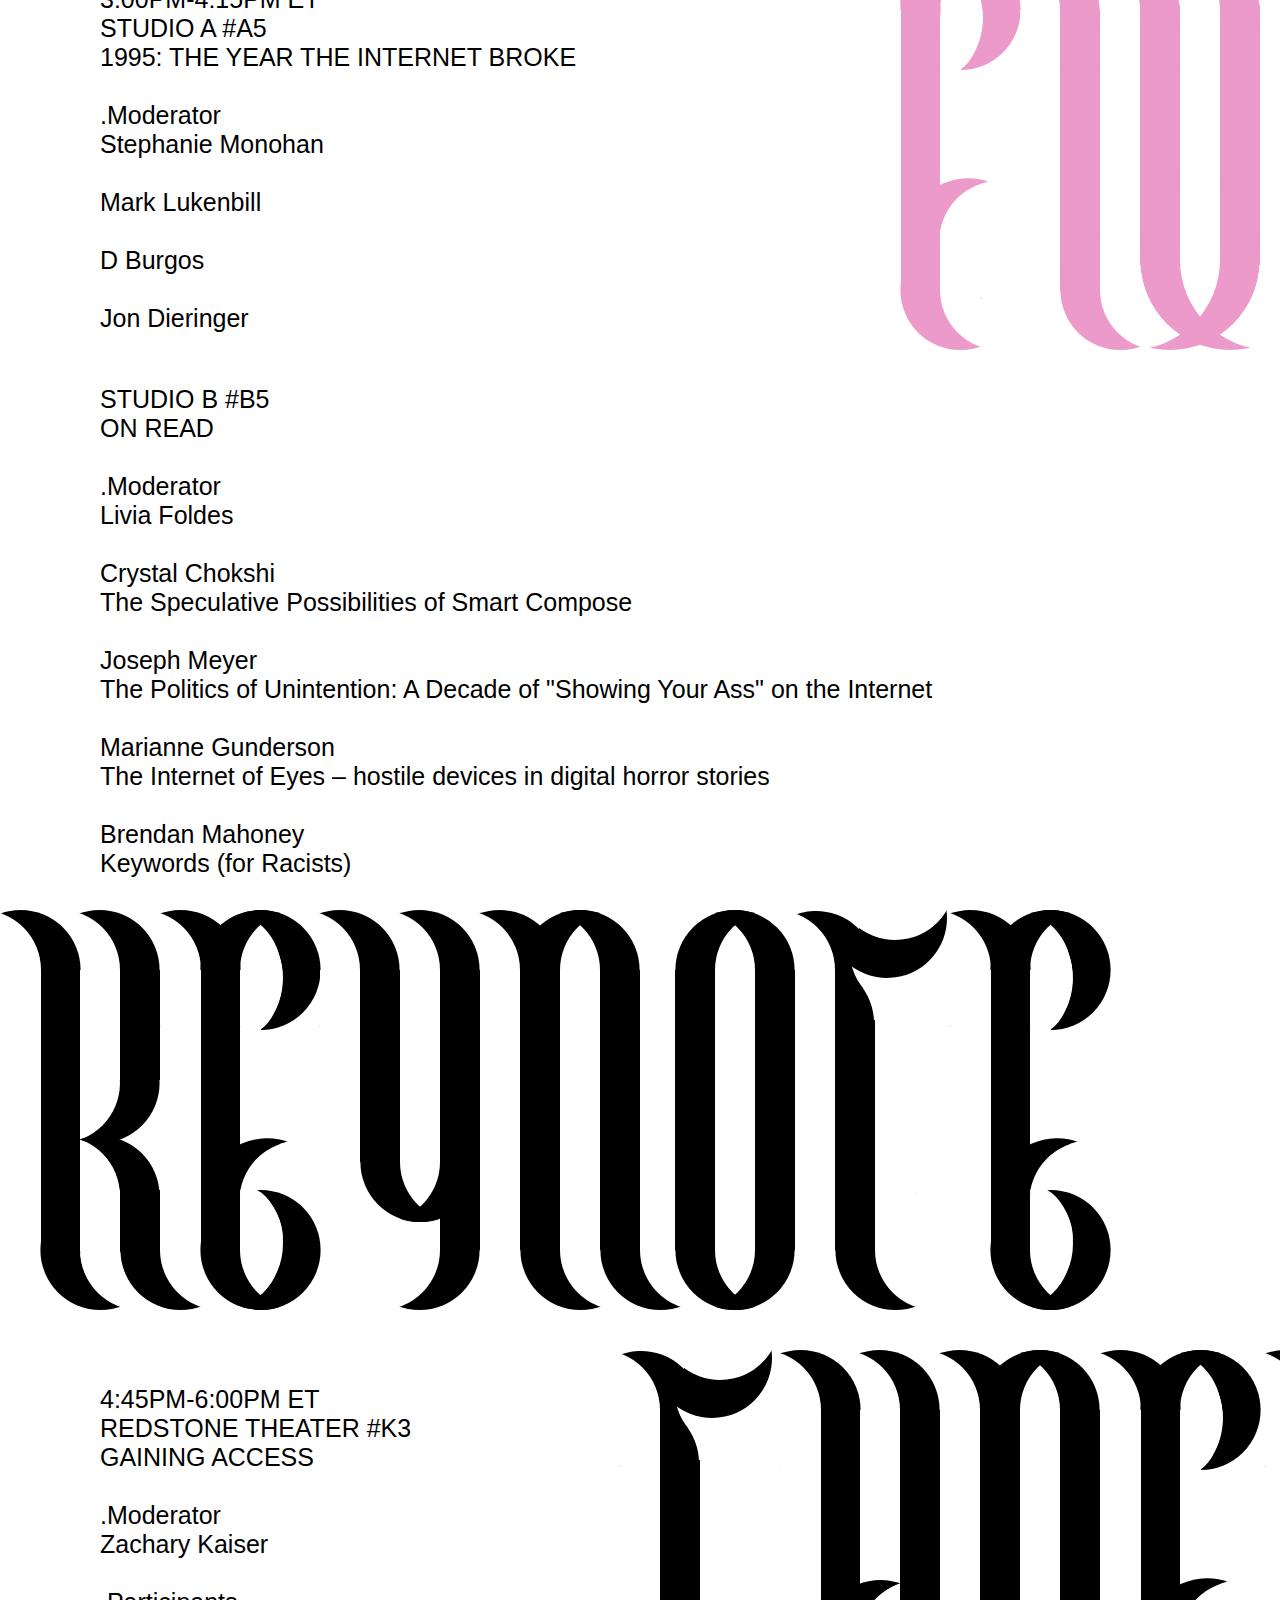
<file: IMW – A1 – Template/poster.html>
<!doctype html>
<html lang="">
    <head>
        <meta charset="utf-8">
        <link rel="stylesheet" href="poster-layout.css">
        <link rel="stylesheet" href="pink-letters.css">
    </head>
    <body>


<!-- https://www.theorizingtheweb.org/ny/ny2020/program-10/ -->
<!-- THEORIZING the web -->
      <div class="THEORIZING-the-web-T">
        <div class="letter letter-T">
            <div class="crescent-topleft-T"></div>
            <div class="crescent-topright-T"></div>
            <div class="whiteout-top-T"></div>
            <div class="crescent-bottom-T"></div>
            <div class="whiteout-left-T"></div>
            <div class="whiteout-right-T"></div>
            <div class="vertical-rectangle-T"></div>
            <div class="whiteout-top-crescent-T"></div>
            <div class="whiteout-right-crescent-T"></div>
            <div class="vertical-rectangle-cover-T"></div>
        </div>
      </div>
      <div class="THEORIZING-the-web-H">
        <div class="letter letter-H">
            <div class="crossbar-crescent-H"></div>
            <div class="whiteout-crossbar-H"></div>
            <div class="whiteout-crossbar-bottom-H"></div>
            <div class="crescent-topleft-H"></div>
            <div class="crescent-topright-H"></div>
            <div class="top-left-rectangle-whiteout-H"></div>
            <div class="top-right-rectangle-whiteout-H"></div>
            <div class="crescent-bottomleft-H"></div>
            <div class="crescent-bottomright-H"></div>
            <div class="bottom-left-rectangle-whiteout-H"></div>
            <div class="bottom-right-rectangle-whiteout-H"></div>
            <div class="vertical-left-rectangle-H"></div>
            <div class="vertical-right-rectangle-H"></div>
        </div>
      </div>
      <div class="THEORIZING-the-web-E">
        <div class="letter letter-E">
            <div class="crossbar-crescent-E"></div>
            <div class="whiteout-crossbar-E"></div>
            <div class="whiteout-crossbar-bottom-E"></div>
            <div class="crescent-topleft-E"></div>
            <div class="crescent-lefttop-E"></div>
            <div class="whiteout-left-E"></div>
            <div class="whiteout-top-leftmiddle-E"></div>
            <div class="crescent-topright-E"></div>
            <div class="whiteout-toppoint-one-E"></div>
            <div class="whiteout-toppoint-two-E"></div>
            <div class="whiteout-toppoint-three-E"></div>
            <div class="whiteout-toppoint-four-E"></div>
            <div class="crescent-bottomleft-E"></div>
            <div class="whiteout-bottom-middle-E"></div>
            <div class="crescent-bottomright-E"></div>
            <div class="whiteout-point-one-E"></div>
            <div class="whiteout-point-two-E"></div>
            <div class="whiteout-point-three-E"></div>
            <div class="whiteout-point-four-E"></div>
            <div class="vertical-rectangle-E"></div>
        </div>
      </div>
      <div class="THEORIZING-the-web-O">
        <div class="letter letter-O">
            <div class="vertical-rectangle-left-O"></div>
    				<div class="vertical-rectangle-right-O"></div>
    				<div class="crescent-topleft-O"></div>
    				<div class="crescent-topright-O"></div>
    				<div class="crescent-bottomleft-O"></div>
    				<div class="crescent-bottomright-O"></div>
    				<div class="middle-whiteout-O"></div>
        </div>
      </div>
      <div class="THEORIZING-the-web-R">
        <div class="letter letter-R">
            <div class="crescent-bottomright-R"></div>
            <div class="whiteout-crescent-br-R"></div>
            <div class="crescent-bottomleft-R"></div>
            <div class="whiteout-bottomleft-R"></div>
            <div class="whiteout-crescent-R"></div>
            <div class="skew-crescent-R"></div>
            <div class="whiteout-crescent-swoop-R"></div>
            <div class="whiteout-bottom-smooth-R"></div>
            <div class="whiteout-top-smooth-R"></div>
            <div class="vertical-rectangle-left-R"></div>
            <div class="vertical-rectangle-right-R"></div>
            <div class="crescent-topleft-R"></div>
            <div class="crescent-middle-topleft-R"></div>
            <div class="crescent-middle-topright-R"></div>
            <div class="crescent-middle-bottomleft-R"></div>
            <div class="crescent-middle-bottomright-R"></div>
            <div class="whiteout-middle-R"></div>
            <div class="whiteout-topleft-R"></div>
            <div class="whiteout-crescent-bottom-R"></div>
            <div class="whiteout-bottommiddle-R"></div>
        </div>
      </div>
      <div class="THEORIZING-the-web-I1">
        <div class="letter letter-I">
          <div class="vertical-rectangle-I"></div>
          <div class="crescent-top-I"></div>
          <div class="crescent-bottom-I"></div>
          <div class="top-rectangle-whiteout-I"></div>
          <div class="bottom-rectangle-whiteout-I"></div>
        </div>
      </div>
      <div class="THEORIZING-the-web-Z">
        <div class="letter letter-Z">
            <div class="crescent-topright-Z"></div>
            <div class="crescent-bottomleft-Z"></div>
            <div class="crescent-middleleft-Z"></div>
            <div class="triangle-left-Z"></div>
            <div class="left-blockout-Z"></div>
            <div class="whiteout-middleleft-Z"></div>
            <div class="topmiddle-crescent-Z"></div>
            <div class="whiteout-left-crescent-Z"></div>
            <div class="whiteout-right-Z"></div>
            <div class="whiteout-left-Z"></div>
            <div class="whiteout-top-Z"></div>
            <div class="crescent-right-Z"></div>
            <div class="whiteout-top-Z"></div>
            <div class="whiteout-bottom-oval-one-Z"></div>
            <div class="whiteout-bottom-oval-two-Z"></div>
            <div class="crescent-bottomright-Z"></div>
            <div class="crescent-topleft-Z"></div>
            <div class="whiteout-topleft-one-Z"></div>
            <div class="whiteout-topleft-two-Z"></div>
            <div class="whiteout-topleft-three-Z"></div>
            <div class="whiteout-point-one-Z"></div>
            <div class="whiteout-point-two-Z"></div>
            <div class="whiteout-point-three-Z"></div>
            <div class="whiteout-point-four-Z"></div>
            <div class="whiteout-bottom-right-Z"></div>
            <div class="vertical-left-rectangle"></div>
            <div class="vertical-right-rectangle"></div>
            <div class="vertical-rectangle-bottom-Z"></div>
            <div class="whiteout-rectangle-right-Z"></div>
            <div class="bottom-rectangle-whiteout-Z"></div>
    		</div>
      </div>
      <div class="THEORIZING-the-web-I2">
        <div class="letter letter-I">
          <div class="vertical-rectangle-I"></div>
          <div class="crescent-top-I"></div>
          <div class="crescent-bottom-I"></div>
          <div class="top-rectangle-whiteout-I"></div>
          <div class="bottom-rectangle-whiteout-I"></div>
        </div>
      </div>
      <div class="THEORIZING-the-web-N">
        <div class="letter letter-N">
            <div class="vertical-rectangle-left-N"></div>
    				<div class="vertical-rectangle-right-N"></div>
    				<div class="crescent-topleft-N"></div>
    				<div class="crescent-bottomleft-N"></div>
    				<div class="crescent-bottomright-N"></div>
    				<div class="crescent-middleleft-N"></div>
    				<div class="crescent-middleright-N"></div>
    				<div class="middle-whiteout-N"></div>
    				<div class="top-left-whiteout-N"></div>
    				<div class="bottom-right-whiteout-N"></div>
        </div>
      </div>
      <div class="THEORIZING-the-web-G">
        <div class="letter letter-G">
            <div class="vertical-rectangle-G"></div>
            <div class="crescent-topleft-G"></div>
            <div class="whiteout-top-leftmiddle-G"></div>
            <div class="crescent-bottomleft-G"></div>
            <div class="crescent-bottomright-G"></div>
            <div class="crescent-bottom-G"></div>
            <div class="whiteout-crescent-bottom-G"></div>
            <div class="black-crescent-middle-G"></div>
            <div class="whiteout-bottom-middle-G"></div>
            <div class="crescent-bottom-curve-G"></div>
            <div class="whiteout-bottomright-G"></div>
            <div class="crescent-middle-G"></div>
            <div class="whiteout-crescent-middle-G"></div>
            <div class="whiteout-middle-G"></div>
            <div class="whiteout-right-G"></div>
            <div class="crescent-topright-G"></div>
            <div class="whiteout-point-one-G"></div>
            <div class="whiteout-point-two-G"></div>
            <div class="whiteout-point-three-G"></div>
            <div class="whiteout-point-four-G"></div>
            <div class="vertical-rectangle-right-G"></div>
            <div class="whiteout-squaretop-G"></div>
        </div>
      </div>

<!-- theorizing THE web -->
      <div class="theorizing-THE-web-T">
        <div class="letter letter-T">
            <div class="crescent-topleft-T"></div>
            <div class="crescent-topright-T"></div>
            <div class="whiteout-top-T"></div>
            <div class="crescent-bottom-T"></div>
            <div class="whiteout-left-T"></div>
            <div class="whiteout-right-T"></div>
            <div class="vertical-rectangle-T"></div>
            <div class="whiteout-top-crescent-T"></div>
            <div class="whiteout-right-crescent-T"></div>
            <div class="vertical-rectangle-cover-T"></div>
        </div>
      </div>
      <div class="theorizing-THE-web-H">
        <div class="letter letter-H">
            <div class="crossbar-crescent-H"></div>
            <div class="whiteout-crossbar-H"></div>
            <div class="whiteout-crossbar-bottom-H"></div>
            <div class="crescent-topleft-H"></div>
            <div class="crescent-topright-H"></div>
            <div class="top-left-rectangle-whiteout-H"></div>
            <div class="top-right-rectangle-whiteout-H"></div>
            <div class="crescent-bottomleft-H"></div>
            <div class="crescent-bottomright-H"></div>
            <div class="bottom-left-rectangle-whiteout-H"></div>
            <div class="bottom-right-rectangle-whiteout-H"></div>
            <div class="vertical-left-rectangle-H"></div>
            <div class="vertical-right-rectangle-H"></div>
        </div>
      </div>
      <div class="theorizing-THE-web-E">
        <div class="letter letter-E">
            <div class="crossbar-crescent-E"></div>
            <div class="whiteout-crossbar-E"></div>
            <div class="whiteout-crossbar-bottom-E"></div>
            <div class="crescent-topleft-E"></div>
            <div class="crescent-lefttop-E"></div>
            <div class="whiteout-left-E"></div>
            <div class="whiteout-top-leftmiddle-E"></div>
            <div class="crescent-topright-E"></div>
            <div class="whiteout-toppoint-one-E"></div>
            <div class="whiteout-toppoint-two-E"></div>
            <div class="whiteout-toppoint-three-E"></div>
            <div class="whiteout-toppoint-four-E"></div>
            <div class="crescent-bottomleft-E"></div>
            <div class="whiteout-bottom-middle-E"></div>
            <div class="crescent-bottomright-E"></div>
            <div class="whiteout-point-one-E"></div>
            <div class="whiteout-point-two-E"></div>
            <div class="whiteout-point-three-E"></div>
            <div class="whiteout-point-four-E"></div>
            <div class="vertical-rectangle-E"></div>
        </div>
      </div>

<!-- theorizing the WEB -->
      <div class="theorizing-the-WEB-W">
        <div class="letter letter-W">
            <div class="vertical-rectangle-left-W"></div>
            <div class="vertical-rectangle-middle-W"></div>
            <div class="vertical-rectangle-right-W"></div>
            <div class="crescent-topleft-W"></div>
            <div class="crescent-topmiddle-W"></div>
            <div class="crescent-topright-W"></div>
            <div class="crescent-bottomleft-W"></div>
            <div class="crescent-bottom-middleleft-W"></div>
            <div class="crescent-bottom-middleright-W"></div>
            <div class="crescent-bottomright-W"></div>
            <div class="whiteout-left-W"></div>
            <div class="whiteout-middle-W"></div>
            <div class="whiteout-right-W"></div>
    		</div>
      </div>
      <div class="theorizing-the-WEB-E">
        <div class="letter letter-E">
            <div class="crossbar-crescent-E"></div>
            <div class="whiteout-crossbar-E"></div>
            <div class="whiteout-crossbar-bottom-E"></div>
            <div class="crescent-topleft-E"></div>
            <div class="crescent-lefttop-E"></div>
            <div class="whiteout-left-E"></div>
            <div class="whiteout-top-leftmiddle-E"></div>
            <div class="crescent-topright-E"></div>
            <div class="whiteout-toppoint-one-E"></div>
            <div class="whiteout-toppoint-two-E"></div>
            <div class="whiteout-toppoint-three-E"></div>
            <div class="whiteout-toppoint-four-E"></div>
            <div class="crescent-bottomleft-E"></div>
            <div class="whiteout-bottom-middle-E"></div>
            <div class="crescent-bottomright-E"></div>
            <div class="whiteout-point-one-E"></div>
            <div class="whiteout-point-two-E"></div>
            <div class="whiteout-point-three-E"></div>
            <div class="whiteout-point-four-E"></div>
            <div class="vertical-rectangle-E"></div>
        </div>
      </div>
      <div class="theorizing-the-WEB-B">
        <div class="letter letter-B">
            <div class="crescent-middletop-B"></div>
            <div class="crescent-middleright-B"></div>
            <div class="whiteout-middle-B"></div>
    			  <div class="crescent-topleft-B"></div>
    			  <div class="crescent-bottomleft-B"></div>
    			  <div class="crescent-bottomright-B"></div>
    			  <div class="crescent-topright-B"></div>
    			  <div class="whiteout-topleft-B"></div>
            <div class="crescent-middle-B"></div>
            <div class="whiteout-middle-crescent-B"></div>
            <div class="whiteout-rectangle-bottomleft-B"></div>
            <div class="whiteout-oval-bottomright-B"></div>
            <div class="whiteout-rectangle-middle-B"></div>
            <div class="vertical-topright-rectangle-B"></div>
            <div class="vertical-left-rectangle-B"></div>
    			  <div class="vertical-right-rectangle-B"></div>
        </div>
      </div>

      <div class="paragraph-1">
        <p>
          Theorizing the Web is an inter- and non-disciplinary annual
          <br> conferene that brings together scholars, journalists, artists,
          <br> activists, and technology practicioners to think conceptually
          <br> and critically about the interrelationships between the Web
          <br> and society. We deeply value public engagement, and consider
          <br> insights from academics, non-academics, and non-"tech theorists"
          <br> alike to be equally valuable.
        </p>
      </div>

<!-- PROGRAM -->
      <div class="PROGRAM-P">
        <div class="letter letter-P">
            <div class="vertical-left-rectangle-P"></div>
    				<div class="vertical-right-rectangle-P"></div>
    				<div class="crescent-topleft-P"></div>
    				<div class="crescent-bottom-P"></div>
    				<div class="bottom-left-whiteout-P"></div>
    				<div class="crescent-middle-topleft-P"></div>
    				<div class="crescent-middle-topright-P"></div>
    				<div class="crescent-middle-bottomleft-P"></div>
    				<div class="crescent-middle-bottomright-P"></div>
    				<div class="top-left-whiteout-P"></div>
    				<div class="middle-whiteout-P"></div>
        </div>
      </div>
      <div class="PROGRAM-R1">
        <div class="letter letter-R">
            <div class="crescent-bottomright-R"></div>
            <div class="whiteout-crescent-br-R"></div>
            <div class="crescent-bottomleft-R"></div>
            <div class="whiteout-bottomleft-R"></div>
            <div class="whiteout-crescent-R"></div>
            <div class="skew-crescent-R"></div>
            <div class="whiteout-crescent-swoop-R"></div>
            <div class="whiteout-bottom-smooth-R"></div>
            <div class="whiteout-top-smooth-R"></div>
            <div class="vertical-rectangle-left-R"></div>
            <div class="vertical-rectangle-right-R"></div>
            <div class="crescent-topleft-R"></div>
            <div class="crescent-middle-topleft-R"></div>
            <div class="crescent-middle-topright-R"></div>
            <div class="crescent-middle-bottomleft-R"></div>
            <div class="crescent-middle-bottomright-R"></div>
            <div class="whiteout-middle-R"></div>
            <div class="whiteout-topleft-R"></div>
            <div class="whiteout-crescent-bottom-R"></div>
            <div class="whiteout-bottommiddle-R"></div>
        </div>
      </div>
      <div class="PROGRAM-O">
        <div class="letter letter-O">
            <div class="vertical-rectangle-left-O"></div>
    				<div class="vertical-rectangle-right-O"></div>
    				<div class="crescent-topleft-O"></div>
    				<div class="crescent-topright-O"></div>
    				<div class="crescent-bottomleft-O"></div>
    				<div class="crescent-bottomright-O"></div>
    				<div class="middle-whiteout-O"></div>
        </div>
      </div>
      <div class="PROGRAM-G">
        <div class="letter letter-G">
            <div class="vertical-rectangle-G"></div>
            <div class="crescent-topleft-G"></div>
            <div class="whiteout-top-leftmiddle-G"></div>
            <div class="crescent-bottomleft-G"></div>
            <div class="crescent-bottomright-G"></div>
            <div class="crescent-bottom-G"></div>
            <div class="whiteout-crescent-bottom-G"></div>
            <div class="black-crescent-middle-G"></div>
            <div class="whiteout-bottom-middle-G"></div>
            <div class="crescent-bottom-curve-G"></div>
            <div class="whiteout-bottomright-G"></div>
            <div class="crescent-middle-G"></div>
            <div class="whiteout-crescent-middle-G"></div>
            <div class="whiteout-middle-G"></div>
            <div class="whiteout-right-G"></div>
            <div class="crescent-topright-G"></div>
            <div class="whiteout-point-one-G"></div>
            <div class="whiteout-point-two-G"></div>
            <div class="whiteout-point-three-G"></div>
            <div class="whiteout-point-four-G"></div>
            <div class="vertical-rectangle-right-G"></div>
            <div class="whiteout-squaretop-G"></div>
        </div>
      </div>
      <div class="PROGRAM-R2">
        <div class="letter letter-R">
            <div class="crescent-bottomright-R"></div>
            <div class="whiteout-crescent-br-R"></div>
            <div class="crescent-bottomleft-R"></div>
            <div class="whiteout-bottomleft-R"></div>
            <div class="whiteout-crescent-R"></div>
            <div class="skew-crescent-R"></div>
            <div class="whiteout-crescent-swoop-R"></div>
            <div class="whiteout-bottom-smooth-R"></div>
            <div class="whiteout-top-smooth-R"></div>
            <div class="vertical-rectangle-left-R"></div>
            <div class="vertical-rectangle-right-R"></div>
            <div class="crescent-topleft-R"></div>
            <div class="crescent-middle-topleft-R"></div>
            <div class="crescent-middle-topright-R"></div>
            <div class="crescent-middle-bottomleft-R"></div>
            <div class="crescent-middle-bottomright-R"></div>
            <div class="whiteout-middle-R"></div>
            <div class="whiteout-topleft-R"></div>
            <div class="whiteout-crescent-bottom-R"></div>
            <div class="whiteout-bottommiddle-R"></div>
        </div>
      </div>
      <div class="PROGRAM-A">
        <div class="letter letter-A">
            <div class="crossbar-crescent-A"></div>
            <div class="whiteout-crossbar-A"></div>
            <div class="whiteout-crossbar-bottom-A"></div>
            <div class="crescent-bottomleft-A"></div>
            <div class="crescent-bottomright-A"></div>
            <div class="crescent-topleft-A"></div>
            <div class="crescent-topright-A"></div>
            <div class="rectangle-bottom-whiteout-A"></div>
            <div class="middle-whiteout-top-A"></div>
            <div class="middle-whiteout-bottom-A"></div>
            <div class="vertical-rectangle-left-A"></div>
            <div class="vertical-rectangle-right-A"></div>
        </div>
      </div>
      <div class="PROGRAM-M">
        <div class="letter letter-M">
            <div class="crescent-topleft-M"></div>
    				<div class="crescent-topleft-right-M"></div>
    				<div class="crescent-topmiddle-left-M"></div>
    				<div class="crescent-topmiddle-right-M"></div>
    				<div class="crescent-topright-M"></div>
    				<div class="crescent-bottomleft-M"></div>
    				<div class="crescent-bottommiddle-M"></div>
    				<div class="crescent-bottomright-M"></div>
    				<div class="vertical-left-rectangle-M"></div>
    				<div class="vertical-middle-rectangle-M"></div>
    				<div class="vertical-right-rectangle-M"></div>
    				<div class="whiteout-topleft-M"></div>
    				<div class="whiteout-middleleft-M"></div>
    				<div class="whiteout-middleright-M"></div>
    				<div class="whiteout-bottomright-M"></div>
        </div>
      </div>

<!-- FRIDAY october sixteenth -->
      <div class="FRIDAY-october-sixteen-F">
        <div class="letter letter-F">
            <div class="crossbar-crescent-F"></div>
            <div class="whiteout-crossbar-F"></div>
            <div class="whiteout-crossbar-bottom-F"></div>
            <div class="vertical-rectangle-F"></div>
            <div class="crescent-topleft-F"></div>
            <div class="whiteout-top-leftmiddle-F"></div>
            <div class="crescent-topright-F"></div>
            <div class="whiteout-point-one-F"></div>
            <div class="whiteout-point-two-F"></div>
            <div class="whiteout-point-three-F"></div>
            <div class="whiteout-point-four-F"></div>
            <div class="crescent-bottomleft-F"></div>
            <div class="whiteout-bottom-middle-F"></div>
            <div class="crescent-lefttop-F"></div>
            <div class="whiteout-left-F"></div>
        </div>
      </div>
      <div class="FRIDAY-october-sixteen-R">
        <div class="letter letter-R">
            <div class="crescent-bottomright-R"></div>
            <div class="whiteout-crescent-br-R"></div>
            <div class="crescent-bottomleft-R"></div>
            <div class="whiteout-bottomleft-R"></div>
            <div class="whiteout-crescent-R"></div>
            <div class="skew-crescent-R"></div>
            <div class="whiteout-crescent-swoop-R"></div>
            <div class="whiteout-bottom-smooth-R"></div>
            <div class="whiteout-top-smooth-R"></div>
            <div class="vertical-rectangle-left-R"></div>
            <div class="vertical-rectangle-right-R"></div>
            <div class="crescent-topleft-R"></div>
            <div class="crescent-middle-topleft-R"></div>
            <div class="crescent-middle-topright-R"></div>
            <div class="crescent-middle-bottomleft-R"></div>
            <div class="crescent-middle-bottomright-R"></div>
            <div class="whiteout-middle-R"></div>
            <div class="whiteout-topleft-R"></div>
            <div class="whiteout-crescent-bottom-R"></div>
            <div class="whiteout-bottommiddle-R"></div>
        </div>
      </div>
      <div class="FRIDAY-october-sixteen-I">
        <div class="letter letter-I">
          <div class="vertical-rectangle-I"></div>
          <div class="crescent-top-I"></div>
          <div class="crescent-bottom-I"></div>
          <div class="top-rectangle-whiteout-I"></div>
          <div class="bottom-rectangle-whiteout-I"></div>
        </div>
      </div>
      <div class="FRIDAY-october-sixteen-D">
        <div class="letter letter-D">
            <div class="vertical-left-rectangle-D"></div>
            <div class="vertical-right-rectangle-D"></div>
            <div class="crescent-bottom-middleleft-D"></div>
            <div class="crescent-bottomright-D"></div>
            <div class="crescent-topleft-D"></div>
            <div class="crescent-middleleft-D"></div>
            <div class="crescent-topright-D"></div>
            <div class="whiteout-left-D"></div>
            <div class="whiteout-middle-D"></div>
        </div>
      </div>
      <div class="FRIDAY-october-sixteen-A">
        <div class="letter letter-A">
            <div class="crossbar-crescent-A"></div>
            <div class="whiteout-crossbar-A"></div>
            <div class="whiteout-crossbar-bottom-A"></div>
            <div class="crescent-bottomleft-A"></div>
            <div class="crescent-bottomright-A"></div>
            <div class="crescent-topleft-A"></div>
            <div class="crescent-topright-A"></div>
            <div class="rectangle-bottom-whiteout-A"></div>
            <div class="middle-whiteout-top-A"></div>
            <div class="middle-whiteout-bottom-A"></div>
            <div class="vertical-rectangle-left-A"></div>
            <div class="vertical-rectangle-right-A"></div>
        </div>
      </div>
      <div class="FRIDAY-october-sixteen-Y">
        <div class="letter letter-Y">
            <div class="crescent-bottomright-Y"></div>
            <div class="whiteout-bottommiddle-Y"></div>
            <div class="vertical-rectangle-left-Y"></div>
            <div class="vertical-rectangle-right-Y"></div>
            <div class="crescent-topleft-Y"></div>
            <div class="crescent-topright-Y"></div>
            <div class="crescent-middleleft-Y"></div>
            <div class="crescent-middleright-Y"></div>
            <div class="whiteout-left-Y"></div>
            <div class="whiteout-middle-Y"></div>
    		</div>
      </div>

<!-- friday OCTOBER sixteenth -->
      <div class="friday-OCTOBER-sixteen-O1">
        <div class="letter letter-O">
            <div class="vertical-rectangle-left-O"></div>
    				<div class="vertical-rectangle-right-O"></div>
    				<div class="crescent-topleft-O"></div>
    				<div class="crescent-topright-O"></div>
    				<div class="crescent-bottomleft-O"></div>
    				<div class="crescent-bottomright-O"></div>
    				<div class="middle-whiteout-O"></div>
        </div>
      </div>
      <div class="friday-OCTOBER-sixteen-T">
        <div class="letter letter-T">
            <div class="crescent-topleft-T"></div>
            <div class="crescent-topright-T"></div>
            <div class="whiteout-top-T"></div>
            <div class="crescent-bottom-T"></div>
            <div class="whiteout-left-T"></div>
            <div class="whiteout-right-T"></div>
            <div class="vertical-rectangle-T"></div>
            <div class="whiteout-top-crescent-T"></div>
            <div class="whiteout-right-crescent-T"></div>
            <div class="vertical-rectangle-cover-T"></div>
        </div>
      </div>
      <div class="friday-OCTOBER-sixteen-C">
        <div class="letter letter-C">
            <div class="crescent-topleft-C"></div>
            <div class="whiteout-top-leftmiddle-C"></div>
            <div class="crescent-topright-C"></div>
            <div class="whiteout-point-one-C"></div>
            <div class="whiteout-point-two-C"></div>
            <div class="whiteout-point-three-C"></div>
            <div class="whiteout-point-four-C"></div>
            <div class="crescent-bottomleft-C"></div>
            <div class="crescent-bottom-curve-C"></div>
            <div class="whiteout-bpoint-one-C"></div>
            <div class="whiteout-bpoint-two-C"></div>
            <div class="whiteout-bpoint-three-C"></div>
            <div class="whiteout-bpoint-four-C"></div>
            <div class="crescent-bottomleft-C"></div>
            <div class="whiteout-bottom-middle-C"></div>
            <div class="whiteout-bottom-oval-two-C"></div>
            <div class="crescent-bottomright-C"></div>
            <div class="whiteout-bottom-oval-one-C"></div>
            <div class="vertical-rectangle-right-C"></div>
            <div class="whiteout-rectangle-right-C"></div>
            <div class="vertical-rectangle-C"></div>
            <div class="whiteout-bottomright-C"></div>
        </div>
      </div>
      <div class="friday-OCTOBER-sixteen-O2">
        <div class="letter letter-O">
            <div class="vertical-rectangle-left-O"></div>
            <div class="vertical-rectangle-right-O"></div>
            <div class="crescent-topleft-O"></div>
            <div class="crescent-topright-O"></div>
            <div class="crescent-bottomleft-O"></div>
            <div class="crescent-bottomright-O"></div>
            <div class="middle-whiteout-O"></div>
        </div>
      </div>
      <div class="friday-OCTOBER-sixteen-B">
        <div class="letter letter-B">
            <div class="crescent-middletop-B"></div>
            <div class="crescent-middleright-B"></div>
            <div class="whiteout-middle-B"></div>
    			  <div class="crescent-topleft-B"></div>
    			  <div class="crescent-bottomleft-B"></div>
    			  <div class="crescent-bottomright-B"></div>
    			  <div class="crescent-topright-B"></div>
    			  <div class="whiteout-topleft-B"></div>
            <div class="crescent-middle-B"></div>
            <div class="whiteout-middle-crescent-B"></div>
            <div class="whiteout-rectangle-bottomleft-B"></div>
            <div class="whiteout-oval-bottomright-B"></div>
            <div class="whiteout-rectangle-middle-B"></div>
            <div class="vertical-topright-rectangle-B"></div>
            <div class="vertical-left-rectangle-B"></div>
    			  <div class="vertical-right-rectangle-B"></div>
        </div>
      </div>
      <div class="friday-OCTOBER-sixteen-E">
        <div class="letter letter-E">
            <div class="crossbar-crescent-E"></div>
            <div class="whiteout-crossbar-E"></div>
            <div class="whiteout-crossbar-bottom-E"></div>
            <div class="crescent-topleft-E"></div>
            <div class="crescent-lefttop-E"></div>
            <div class="whiteout-left-E"></div>
            <div class="whiteout-top-leftmiddle-E"></div>
            <div class="crescent-topright-E"></div>
            <div class="whiteout-toppoint-one-E"></div>
            <div class="whiteout-toppoint-two-E"></div>
            <div class="whiteout-toppoint-three-E"></div>
            <div class="whiteout-toppoint-four-E"></div>
            <div class="crescent-bottomleft-E"></div>
            <div class="whiteout-bottom-middle-E"></div>
            <div class="crescent-bottomright-E"></div>
            <div class="whiteout-point-one-E"></div>
            <div class="whiteout-point-two-E"></div>
            <div class="whiteout-point-three-E"></div>
            <div class="whiteout-point-four-E"></div>
            <div class="vertical-rectangle-E"></div>
        </div>
      </div>
      <div class="friday-OCTOBER-sixteen-R">
        <div class="letter letter-R">
            <div class="crescent-bottomright-R"></div>
            <div class="whiteout-crescent-br-R"></div>
            <div class="crescent-bottomleft-R"></div>
            <div class="whiteout-bottomleft-R"></div>
            <div class="whiteout-crescent-R"></div>
            <div class="skew-crescent-R"></div>
            <div class="whiteout-crescent-swoop-R"></div>
            <div class="whiteout-bottom-smooth-R"></div>
            <div class="whiteout-top-smooth-R"></div>
            <div class="vertical-rectangle-left-R"></div>
            <div class="vertical-rectangle-right-R"></div>
            <div class="crescent-topleft-R"></div>
            <div class="crescent-middle-topleft-R"></div>
            <div class="crescent-middle-topright-R"></div>
            <div class="crescent-middle-bottomleft-R"></div>
            <div class="crescent-middle-bottomright-R"></div>
            <div class="whiteout-middle-R"></div>
            <div class="whiteout-topleft-R"></div>
            <div class="whiteout-crescent-bottom-R"></div>
            <div class="whiteout-bottommiddle-R"></div>
        </div>
      </div>

<!-- friday october SIXTEENTH -->
      <div class="friday-october-SIXTEEN-S">
        <div class="letter letter-S">
            <div class="crescent-middleright-S"></div>
            <div class="vertical-bottomleft-rectangle-S"></div>
            <div class="crescent-bottomtop-S"></div>
            <div class="whiteout-middle-S"></div>
            <div class="crescent-bottomright-S"></div>
            <div class="crescent-bottomleft-S"></div>
            <div class="whiteout-middlecrescent-S"></div>
            <div class="right-blockout-S"></div>
            <div class="whiteout-middleright-S"></div>
            <div class="whiteout-right-crescent-S"></div>
            <div class="whiteout-topright-cover-S"></div>
            <div class="whiteout-vertical-S"></div>
            <div class="whiteout-diagonal-S"></div>
            <div class="whiteout-bottom-S"></div>
            <div class="crescent-topleft-S"></div>
            <div class="crescent-middle-S"></div>
            <div class="whiteout-topmiddle-S"></div>
            <div class="crescent-topright-S"></div>
            <div class="whiteout-point-one-S"></div>
            <div class="whiteout-point-two-S"></div>
            <div class="whiteout-point-three-S"></div>
            <div class="whiteout-point-four-S"></div>
            <div class="vertical-left-rectangle-S"></div>
            <div class="vertical-right-rectangle-S"></div>
            <div class="triangle-right-S"></div>
        </div>
      </div>
      <div class="friday-october-SIXTEEN-I">
        <div class="letter letter-I">
          <div class="vertical-rectangle-I"></div>
          <div class="crescent-top-I"></div>
          <div class="crescent-bottom-I"></div>
          <div class="top-rectangle-whiteout-I"></div>
          <div class="bottom-rectangle-whiteout-I"></div>
        </div>
      </div>
      <div class="friday-october-SIXTEEN-T1">
        <div class="letter letter-T">
            <div class="crescent-topleft-T"></div>
            <div class="crescent-topright-T"></div>
            <div class="whiteout-top-T"></div>
            <div class="crescent-bottom-T"></div>
            <div class="whiteout-left-T"></div>
            <div class="whiteout-right-T"></div>
            <div class="vertical-rectangle-T"></div>
            <div class="whiteout-top-crescent-T"></div>
            <div class="whiteout-right-crescent-T"></div>
            <div class="vertical-rectangle-cover-T"></div>
        </div>
      </div>
      <div class="friday-october-SIXTEEN-X">
        <div class="letter letter-X">
            <div class="crescent-bottomright-X"></div>
            <div class="whiteout-bottomright-X"></div>
            <div class="crescent-middlebottom-left-X"></div>
            <div class="crescent-middlebottom-right-X"></div>
            <div class="crescent-topleft-X"></div>
            <div class="crescent-topright-X"></div>
            <div class="crescent-middletop-left-X"></div>
            <div class="crescent-middletop-right-X"></div>
            <div class="crescent-bottomleft-X"></div>
            <div class="whiteout-right-X"></div>
            <div class="vertical-rectangle-topleft-X"></div>
            <div class="vertical-rectangle-topright-X"></div>
            <div class="vertical-rectangle-bottomleft-X"></div>
            <div class="vertical-rectangle-bottomright-X"></div>
            <div class="whiteout-middleleft-X"></div>
            <div class="whiteout-middletop-X"></div>
            <div class="whiteout-middlebottom-X"></div>
            <div class="whiteout-middleb-circle-X"></div>
            <div class="whiteout-middleb-oval-X"></div>
    		</div>
      </div>
      <div class="friday-october-SIXTEEN-E1">
        <div class="letter letter-E">
            <div class="crossbar-crescent-E"></div>
            <div class="whiteout-crossbar-E"></div>
            <div class="whiteout-crossbar-bottom-E"></div>
            <div class="crescent-topleft-E"></div>
            <div class="crescent-lefttop-E"></div>
            <div class="whiteout-left-E"></div>
            <div class="whiteout-top-leftmiddle-E"></div>
            <div class="crescent-topright-E"></div>
            <div class="whiteout-toppoint-one-E"></div>
            <div class="whiteout-toppoint-two-E"></div>
            <div class="whiteout-toppoint-three-E"></div>
            <div class="whiteout-toppoint-four-E"></div>
            <div class="crescent-bottomleft-E"></div>
            <div class="whiteout-bottom-middle-E"></div>
            <div class="crescent-bottomright-E"></div>
            <div class="whiteout-point-one-E"></div>
            <div class="whiteout-point-two-E"></div>
            <div class="whiteout-point-three-E"></div>
            <div class="whiteout-point-four-E"></div>
            <div class="vertical-rectangle-E"></div>
        </div>
      </div>
      <div class="friday-october-SIXTEEN-E2">
        <div class="letter letter-E">
            <div class="crossbar-crescent-E"></div>
            <div class="whiteout-crossbar-E"></div>
            <div class="whiteout-crossbar-bottom-E"></div>
            <div class="crescent-topleft-E"></div>
            <div class="crescent-lefttop-E"></div>
            <div class="whiteout-left-E"></div>
            <div class="whiteout-top-leftmiddle-E"></div>
            <div class="crescent-topright-E"></div>
            <div class="whiteout-toppoint-one-E"></div>
            <div class="whiteout-toppoint-two-E"></div>
            <div class="whiteout-toppoint-three-E"></div>
            <div class="whiteout-toppoint-four-E"></div>
            <div class="crescent-bottomleft-E"></div>
            <div class="whiteout-bottom-middle-E"></div>
            <div class="crescent-bottomright-E"></div>
            <div class="whiteout-point-one-E"></div>
            <div class="whiteout-point-two-E"></div>
            <div class="whiteout-point-three-E"></div>
            <div class="whiteout-point-four-E"></div>
            <div class="vertical-rectangle-E"></div>
        </div>
      </div>
      <div class="friday-october-SIXTEEN-N">
        <div class="letter letter-N">
            <div class="vertical-rectangle-left-N"></div>
    				<div class="vertical-rectangle-right-N"></div>
    				<div class="crescent-topleft-N"></div>
    				<div class="crescent-bottomleft-N"></div>
    				<div class="crescent-bottomright-N"></div>
    				<div class="crescent-middleleft-N"></div>
    				<div class="crescent-middleright-N"></div>
    				<div class="middle-whiteout-N"></div>
    				<div class="top-left-whiteout-N"></div>
    				<div class="bottom-right-whiteout-N"></div>
        </div>
      </div>
      <div class="paragraph-2">
        <p>
          10:00 AM ET DOORS OPEN
        </p>
      </div>

<!-- SESSION one PINK -->
      <div class="SESSION-one-S1">
        <div class="letter letter-S">
            <div class="crescent-middleright-S-PINK"></div>
            <div class="vertical-bottomleft-rectangle-S-PINK"></div>
            <div class="crescent-bottomtop-S-PINK"></div>
            <div class="whiteout-middle-S"></div>
            <div class="crescent-bottomright-S-PINK"></div>
            <div class="crescent-bottomleft-S-PINK"></div>
            <div class="whiteout-middlecrescent-S"></div>
            <div class="right-blockout-S-PINK"></div>
            <div class="whiteout-middleright-S"></div>
            <div class="whiteout-right-crescent-S"></div>
            <div class="whiteout-topright-cover-S"></div>
            <div class="whiteout-vertical-S"></div>
            <div class="whiteout-diagonal-S"></div>
            <div class="whiteout-bottom-S"></div>
            <div class="crescent-topleft-S-PINK"></div>
            <div class="crescent-middle-S-PINK"></div>
            <div class="whiteout-topmiddle-S"></div>
            <div class="crescent-topright-S-PINK"></div>
            <div class="whiteout-point-one-S"></div>
            <div class="whiteout-point-two-S"></div>
            <div class="whiteout-point-three-S"></div>
            <div class="whiteout-point-four-S"></div>
            <div class="vertical-left-rectangle-S-PINK"></div>
            <div class="vertical-right-rectangle-S-PINK"></div>
            <div class="triangle-right-S-PINK"></div>
        </div>
      </div>
      <div class="SESSION-one-E">
        <div class="letter letter-E">
            <div class="crossbar-crescent-E-PINK"></div>
            <div class="whiteout-crossbar-E"></div>
            <div class="whiteout-crossbar-bottom-E"></div>
            <div class="crescent-topleft-E-PINK"></div>
            <div class="crescent-lefttop-E-PINK"></div>
            <div class="whiteout-left-E"></div>
            <div class="whiteout-top-leftmiddle-E"></div>
            <div class="crescent-topright-E-PINK"></div>
            <div class="whiteout-toppoint-one-E"></div>
            <div class="whiteout-toppoint-two-E"></div>
            <div class="whiteout-toppoint-three-E"></div>
            <div class="whiteout-toppoint-four-E"></div>
            <div class="crescent-bottomleft-E-PINK"></div>
            <div class="whiteout-bottom-middle-E"></div>
            <div class="crescent-bottomright-E-PINK"></div>
            <div class="whiteout-point-one-E"></div>
            <div class="whiteout-point-two-E"></div>
            <div class="whiteout-point-three-E"></div>
            <div class="whiteout-point-four-E"></div>
            <div class="vertical-rectangle-E-PINK"></div>
        </div>
      </div>
      <div class="SESSION-one-S2">
        <div class="letter letter-S">
            <div class="crescent-middleright-S-PINK"></div>
            <div class="vertical-bottomleft-rectangle-S-PINK"></div>
            <div class="crescent-bottomtop-S-PINK"></div>
            <div class="whiteout-middle-S"></div>
            <div class="crescent-bottomright-S-PINK"></div>
            <div class="crescent-bottomleft-S-PINK"></div>
            <div class="whiteout-middlecrescent-S"></div>
            <div class="right-blockout-S-PINK"></div>
            <div class="whiteout-middleright-S"></div>
            <div class="whiteout-right-crescent-S"></div>
            <div class="whiteout-topright-cover-S"></div>
            <div class="whiteout-vertical-S"></div>
            <div class="whiteout-diagonal-S"></div>
            <div class="whiteout-bottom-S"></div>
            <div class="crescent-topleft-S-PINK"></div>
            <div class="crescent-middle-S-PINK"></div>
            <div class="whiteout-topmiddle-S"></div>
            <div class="crescent-topright-S-PINK"></div>
            <div class="whiteout-point-one-S"></div>
            <div class="whiteout-point-two-S"></div>
            <div class="whiteout-point-three-S"></div>
            <div class="whiteout-point-four-S"></div>
            <div class="vertical-left-rectangle-S-PINK"></div>
            <div class="vertical-right-rectangle-S-PINK"></div>
            <div class="triangle-right-S-PINK"></div>
        </div>
      </div>
      <div class="SESSION-one-S3">
        <div class="letter letter-S">
            <div class="crescent-middleright-S-PINK"></div>
            <div class="vertical-bottomleft-rectangle-S-PINK"></div>
            <div class="crescent-bottomtop-S-PINK"></div>
            <div class="whiteout-middle-S"></div>
            <div class="crescent-bottomright-S-PINK"></div>
            <div class="crescent-bottomleft-S-PINK"></div>
            <div class="whiteout-middlecrescent-S"></div>
            <div class="right-blockout-S-PINK"></div>
            <div class="whiteout-middleright-S"></div>
            <div class="whiteout-right-crescent-S"></div>
            <div class="whiteout-topright-cover-S"></div>
            <div class="whiteout-vertical-S"></div>
            <div class="whiteout-diagonal-S"></div>
            <div class="whiteout-bottom-S"></div>
            <div class="crescent-topleft-S-PINK"></div>
            <div class="crescent-middle-S-PINK"></div>
            <div class="whiteout-topmiddle-S"></div>
            <div class="crescent-topright-S-PINK"></div>
            <div class="whiteout-point-one-S"></div>
            <div class="whiteout-point-two-S"></div>
            <div class="whiteout-point-three-S"></div>
            <div class="whiteout-point-four-S"></div>
            <div class="vertical-left-rectangle-S-PINK"></div>
            <div class="vertical-right-rectangle-S-PINK"></div>
            <div class="triangle-right-S-PINK"></div>
        </div>
      </div>
      <div class="SESSION-one-I">
        <div class="letter letter-I">
          <div class="vertical-rectangle-I-PINK"></div>
          <div class="crescent-top-I-PINK"></div>
          <div class="crescent-bottom-I-PINK"></div>
          <div class="top-rectangle-whiteout-I-PINK"></div>
          <div class="bottom-rectangle-whiteout-I-PINK"></div>
        </div>
      </div>
      <div class="SESSION-one-O">
        <div class="letter letter-O">
            <div class="vertical-rectangle-left-O-PINK"></div>
    				<div class="vertical-rectangle-right-O-PINK"></div>
    				<div class="crescent-topleft-O-PINK"></div>
    				<div class="crescent-topright-O-PINK"></div>
    				<div class="crescent-bottomleft-O-PINK"></div>
    				<div class="crescent-bottomright-O-PINK"></div>
    				<div class="middle-whiteout-O"></div>
        </div>
      </div>
      <div class="SESSION-one-N">
        <div class="letter letter-N">
            <div class="vertical-rectangle-left-N-PINK"></div>
    				<div class="vertical-rectangle-right-N-PINK"></div>
    				<div class="crescent-topleft-N-PINK"></div>
    				<div class="crescent-bottomleft-N-PINK"></div>
    				<div class="crescent-bottomright-N-PINK"></div>
    				<div class="crescent-middleleft-N-PINK"></div>
    				<div class="crescent-middleright-N-PINK"></div>
    				<div class="middle-whiteout-N"></div>
    				<div class="top-left-whiteout-N"></div>
    				<div class="bottom-right-whiteout-N"></div>
        </div>
      </div>

<!-- session ONE -->
      <div class="session-ONE-O">
        <div class="letter letter-O">
            <div class="vertical-rectangle-left-O-PINK"></div>
    				<div class="vertical-rectangle-right-O-PINK"></div>
    				<div class="crescent-topleft-O-PINK"></div>
    				<div class="crescent-topright-O-PINK"></div>
    				<div class="crescent-bottomleft-O-PINK"></div>
    				<div class="crescent-bottomright-O-PINK"></div>
    				<div class="middle-whiteout-O"></div>
        </div>
      </div>
      <div class="session-ONE-N">
        <div class="letter letter-N">
            <div class="vertical-rectangle-left-N-PINK"></div>
    				<div class="vertical-rectangle-right-N-PINK"></div>
    				<div class="crescent-topleft-N-PINK"></div>
    				<div class="crescent-bottomleft-N-PINK"></div>
    				<div class="crescent-bottomright-N-PINK"></div>
    				<div class="crescent-middleleft-N-PINK"></div>
    				<div class="crescent-middleright-N-PINK"></div>
    				<div class="middle-whiteout-N"></div>
    				<div class="top-left-whiteout-N"></div>
    				<div class="bottom-right-whiteout-N"></div>
        </div>
      </div>
      <div class="session-ONE-E">
        <div class="letter letter-E">
            <div class="crossbar-crescent-E-PINK"></div>
            <div class="whiteout-crossbar-E"></div>
            <div class="whiteout-crossbar-bottom-E"></div>
            <div class="crescent-topleft-E-PINK"></div>
            <div class="crescent-lefttop-E-PINK"></div>
            <div class="whiteout-left-E"></div>
            <div class="whiteout-top-leftmiddle-E"></div>
            <div class="crescent-topright-E-PINK"></div>
            <div class="whiteout-toppoint-one-E"></div>
            <div class="whiteout-toppoint-two-E"></div>
            <div class="whiteout-toppoint-three-E"></div>
            <div class="whiteout-toppoint-four-E"></div>
            <div class="crescent-bottomleft-E-PINK"></div>
            <div class="whiteout-bottom-middle-E"></div>
            <div class="crescent-bottomright-E-PINK"></div>
            <div class="whiteout-point-one-E"></div>
            <div class="whiteout-point-two-E"></div>
            <div class="whiteout-point-three-E"></div>
            <div class="whiteout-point-four-E"></div>
            <div class="vertical-rectangle-E-PINK"></div>
        </div>
      </div>

      <div class="paragraph-3">
        <p>
          NOON-1:15PM ET
          <br> STUDIO A #A1
          <br> RAGE AGAINST THE MACHINES
          <br>
          <br> .Moderator
          <br> Danny Spitzberg
          <br>
          <br> Priya Prabhakar
          <br> "Dekh Rahe": Regimes of Biometric Technology Surveillance in Building Hindutva and Reifying Caste Purity in India
          <br>
          <br> Adina Glickstein
          <br> Embodied Opacities: Laptop Music as Anti-Surveillance in Holly Herndon's "Polymorphism"
          <br>
          <br> Mel Dorizata
          <br> ABOLISH THE USER: Designing Against the End of History
          <br>
          <br> Megan Aleah Ward
          <br> co-authored by Rachel Rothenberg
          <br> Gender, Domesticity, and Women-As-Avengers in QAnon
      </div>

      <div class="paragraph-4">
        <p>
          STUDIO B #B1
          <br> KNOW BODY
          <br>
          <br> .Moderator
          <br> Apryl Williams
          <br>
          <br> Nitin K. Ahuja
          <br> ASMR in the Clinic: Practice Analogs for Analog practicioners
          <br>
          <br> Eileen Holowka
          <br> Hysterics on Facebook: Posting about Endometriosis
          <br>
          <br> Neal Swisher
          <br> Not-Self-Tracking: A Non-Representational Account of Fitness-Tracking
          <br>
          <br> Megan Magray
          <br> Lobotomizing the Fertility Hivemind: How Fertility-Tracking Apps Disempower Their Users
          </body>
      </div>

      <div class="paragraph-5">
        <p>
          STUDIO C #C1
          <br> SPACED OUT
          <br>
          <br> Winston Hearn
          <br> What is Assistive Tech?
          <br>
          <br> Leo Shaw
          <br> Meet Me in the Ball Pit: Pop-up Experiences and Algorithmic Urbanism
          <br>
          <br> Heather Fenby
          <br> Old On the Internet
          <br>
          <br> Ingrid Asplund
          <br> The Museum of Ice Cream in the Age of Digital Reproducibility
      </div>

<!-- SESSION two -->
      <div class="SESSION-two-S1">
        <div class="letter letter-S">
            <div class="crescent-middleright-S-PINK"></div>
            <div class="vertical-bottomleft-rectangle-S-PINK"></div>
            <div class="crescent-bottomtop-S-PINK"></div>
            <div class="whiteout-middle-S"></div>
            <div class="crescent-bottomright-S-PINK"></div>
            <div class="crescent-bottomleft-S-PINK"></div>
            <div class="whiteout-middlecrescent-S"></div>
            <div class="right-blockout-S-PINK"></div>
            <div class="whiteout-middleright-S"></div>
            <div class="whiteout-right-crescent-S"></div>
            <div class="whiteout-topright-cover-S"></div>
            <div class="whiteout-vertical-S"></div>
            <div class="whiteout-diagonal-S"></div>
            <div class="whiteout-bottom-S"></div>
            <div class="crescent-topleft-S-PINK"></div>
            <div class="crescent-middle-S-PINK"></div>
            <div class="whiteout-topmiddle-S"></div>
            <div class="crescent-topright-S-PINK"></div>
            <div class="whiteout-point-one-S"></div>
            <div class="whiteout-point-two-S"></div>
            <div class="whiteout-point-three-S"></div>
            <div class="whiteout-point-four-S"></div>
            <div class="vertical-left-rectangle-S-PINK"></div>
            <div class="vertical-right-rectangle-S-PINK"></div>
            <div class="triangle-right-S-PINK"></div>
        </div>
      </div>
      <div class="SESSION-two-E">
        <div class="letter letter-E">
            <div class="crossbar-crescent-E-PINK"></div>
            <div class="whiteout-crossbar-E"></div>
            <div class="whiteout-crossbar-bottom-E"></div>
            <div class="crescent-topleft-E-PINK"></div>
            <div class="crescent-lefttop-E-PINK"></div>
            <div class="whiteout-left-E"></div>
            <div class="whiteout-top-leftmiddle-E"></div>
            <div class="crescent-topright-E-PINK"></div>
            <div class="whiteout-toppoint-one-E"></div>
            <div class="whiteout-toppoint-two-E"></div>
            <div class="whiteout-toppoint-three-E"></div>
            <div class="whiteout-toppoint-four-E"></div>
            <div class="crescent-bottomleft-E-PINK"></div>
            <div class="whiteout-bottom-middle-E"></div>
            <div class="crescent-bottomright-E-PINK"></div>
            <div class="whiteout-point-one-E"></div>
            <div class="whiteout-point-two-E"></div>
            <div class="whiteout-point-three-E"></div>
            <div class="whiteout-point-four-E"></div>
            <div class="vertical-rectangle-E-PINK"></div>
        </div>
      </div>
      <div class="SESSION-two-S2">
        <div class="letter letter-S">
            <div class="crescent-middleright-S-PINK"></div>
            <div class="vertical-bottomleft-rectangle-S-PINK"></div>
            <div class="crescent-bottomtop-S-PINK"></div>
            <div class="whiteout-middle-S"></div>
            <div class="crescent-bottomright-S-PINK"></div>
            <div class="crescent-bottomleft-S-PINK"></div>
            <div class="whiteout-middlecrescent-S"></div>
            <div class="right-blockout-S-PINK"></div>
            <div class="whiteout-middleright-S"></div>
            <div class="whiteout-right-crescent-S"></div>
            <div class="whiteout-topright-cover-S"></div>
            <div class="whiteout-vertical-S"></div>
            <div class="whiteout-diagonal-S"></div>
            <div class="whiteout-bottom-S"></div>
            <div class="crescent-topleft-S-PINK"></div>
            <div class="crescent-middle-S-PINK"></div>
            <div class="whiteout-topmiddle-S"></div>
            <div class="crescent-topright-S-PINK"></div>
            <div class="whiteout-point-one-S"></div>
            <div class="whiteout-point-two-S"></div>
            <div class="whiteout-point-three-S"></div>
            <div class="whiteout-point-four-S"></div>
            <div class="vertical-left-rectangle-S-PINK"></div>
            <div class="vertical-right-rectangle-S-PINK"></div>
            <div class="triangle-right-S-PINK"></div>
        </div>
      </div>
      <div class="SESSION-two-S3">
        <div class="letter letter-S">
            <div class="crescent-middleright-S-PINK"></div>
            <div class="vertical-bottomleft-rectangle-S-PINK"></div>
            <div class="crescent-bottomtop-S-PINK"></div>
            <div class="whiteout-middle-S"></div>
            <div class="crescent-bottomright-S-PINK"></div>
            <div class="crescent-bottomleft-S-PINK"></div>
            <div class="whiteout-middlecrescent-S"></div>
            <div class="right-blockout-S-PINK"></div>
            <div class="whiteout-middleright-S"></div>
            <div class="whiteout-right-crescent-S"></div>
            <div class="whiteout-topright-cover-S"></div>
            <div class="whiteout-vertical-S"></div>
            <div class="whiteout-diagonal-S"></div>
            <div class="whiteout-bottom-S"></div>
            <div class="crescent-topleft-S-PINK"></div>
            <div class="crescent-middle-S-PINK"></div>
            <div class="whiteout-topmiddle-S"></div>
            <div class="crescent-topright-S-PINK"></div>
            <div class="whiteout-point-one-S"></div>
            <div class="whiteout-point-two-S"></div>
            <div class="whiteout-point-three-S"></div>
            <div class="whiteout-point-four-S"></div>
            <div class="vertical-left-rectangle-S-PINK"></div>
            <div class="vertical-right-rectangle-S-PINK"></div>
            <div class="triangle-right-S-PINK"></div>
        </div>
      </div>
      <div class="SESSION-two-I">
        <div class="letter letter-I">
          <div class="vertical-rectangle-I-PINK"></div>
          <div class="crescent-top-I-PINK"></div>
          <div class="crescent-bottom-I-PINK"></div>
          <div class="top-rectangle-whiteout-I"></div>
          <div class="bottom-rectangle-whiteout-I"></div>
        </div>
      </div>
      <div class="SESSION-two-O">
        <div class="letter letter-O">
            <div class="vertical-rectangle-left-O-PINK"></div>
            <div class="vertical-rectangle-right-O-PINK"></div>
            <div class="crescent-topleft-O-PINK"></div>
            <div class="crescent-topright-O-PINK"></div>
            <div class="crescent-bottomleft-O-PINK"></div>
            <div class="crescent-bottomright-O-PINK"></div>
            <div class="middle-whiteout-O"></div>
        </div>
      </div>
      <div class="SESSION-two-N">
        <div class="letter letter-N">
            <div class="vertical-rectangle-left-N-PINK"></div>
            <div class="vertical-rectangle-right-N-PINK"></div>
            <div class="crescent-topleft-N-PINK"></div>
            <div class="crescent-bottomleft-N-PINK"></div>
            <div class="crescent-bottomright-N-PINK"></div>
            <div class="crescent-middleleft-N-PINK"></div>
            <div class="crescent-middleright-N-PINK"></div>
            <div class="middle-whiteout-N"></div>
            <div class="top-left-whiteout-N"></div>
            <div class="bottom-right-whiteout-N"></div>
        </div>
      </div>

<!-- session TWO -->
      <div class="session-TWO-T">
        <div class="letter letter-T">
            <div class="crescent-topleft-T-PINK"></div>
            <div class="crescent-topright-T-PINK"></div>
            <div class="whiteout-top-T"></div>
            <div class="crescent-bottom-T-PINK"></div>
            <div class="whiteout-left-T"></div>
            <div class="whiteout-right-T"></div>
            <div class="vertical-rectangle-T-PINK"></div>
            <div class="whiteout-top-crescent-T"></div>
            <div class="whiteout-right-crescent-T"></div>
            <div class="vertical-rectangle-cover-T-PINK"></div>
        </div>
      </div>
      <div class="session-TWO-W">
        <div class="letter letter-W">
            <div class="vertical-rectangle-left-W-PINK"></div>
            <div class="vertical-rectangle-middle-W-PINK"></div>
            <div class="vertical-rectangle-right-W-PINK"></div>
            <div class="crescent-topleft-W-PINK"></div>
            <div class="crescent-topmiddle-W-PINK"></div>
            <div class="crescent-topright-W-PINK"></div>
            <div class="crescent-bottomleft-W-PINK"></div>
            <div class="crescent-bottom-middleleft-W-PINK"></div>
            <div class="crescent-bottom-middleright-W-PINK"></div>
            <div class="crescent-bottomright-W-PINK"></div>
            <div class="whiteout-left-W"></div>
            <div class="whiteout-middle-W"></div>
            <div class="whiteout-right-W"></div>
    		</div>
      </div>
      <div class="session-TWO-O">
        <div class="letter letter-O">
            <div class="vertical-rectangle-left-O-PINK"></div>
            <div class="vertical-rectangle-right-O-PINK"></div>
            <div class="crescent-topleft-O-PINK"></div>
            <div class="crescent-topright-O-PINK"></div>
            <div class="crescent-bottomleft-O-PINK"></div>
            <div class="crescent-bottomright-O-PINK"></div>
            <div class="middle-whiteout-O"></div>
        </div>
      </div>

      <div class="paragraph-6">
        <p>
          1:30PX-2:45PM ET
          <br> STUDIO A #A2
          <br> SKILL STACKS ON STACKS
          <br>
          <br> .Moderator
          <br> Bryn Nieboer
          <br>
          <br> Nina Medvedeva
          <br> Cooperatives Won't Save Tech
          <br>
          <br> Alif Keenan Ibrahim
          <br> Software, Scanners and Sharecroppers
          <br>
          <br> Anushah Hossain
          <br> Digital Labour, Crowdwork, and Their Open Source Origins
          <br>
          <br> Rob Arcand
          <br> Ambient Accumulation: Towards a Political Economy of the Stream
      </div>

      <div class="paragraph-7">
        <p>
          STUDIO B #B2
          <br> FOR THE GRAM
          <br>
          <br> .Moderator
          <br> Naadya Lev
          <br>
          <br> Annie Rudd
          <br> Excavating the Plandid
          <br>
          <br> Kavita Ilona Nayar
          <br> The Pursuit of Self-Pleasure: A Study of Gender Performance, Commerce, and Sexual Expression in Adult Webcam Modeling
          <br>
          <br> Emily Hund
          <br> Commercializing Instagram, Commercializing Ourselves
          <br>
          <br> Emily Stainkamp
          <br> Century of the Selfie: On the Cultural History of Narcissism as a Social Problem
      </div>

      <div class="paragraph-8">
        <p>
          STUDIO C #C2
          <br> GOTTA GO FAST
          <br>
          <br> .Moderator
          <br> Gabi Schaffzin
          <br>
          <br> Evan Malmgren
          <br> Digital Dérive: A Proposal for Mapping Power in Digital Space
          <br>
          <br> Elinor Carmi
          <br> Ordering the (Anti)Social: How the Advertising Industry Orders Your Mediated Experience
          <br>
          <br> Jimil Ataman
          <br> The Politics and Resistance Practices of Slow Fashion Community Members on Instagram
          <br>
          <br> Jessica Maddox
          <br> The Secret life of Pet Instagrams: Follower Fragmentation, "Warm Fuzzies," and Digital Care
      </div>

<!-- SESSION three -->
      <div class="SESSION-three-S1">
        <div class="letter letter-S">
            <div class="crescent-middleright-S-PINK"></div>
            <div class="vertical-bottomleft-rectangle-S-PINK"></div>
            <div class="crescent-bottomtop-S-PINK"></div>
            <div class="whiteout-middle-S"></div>
            <div class="crescent-bottomright-S-PINK"></div>
            <div class="crescent-bottomleft-S-PINK"></div>
            <div class="whiteout-middlecrescent-S"></div>
            <div class="right-blockout-S-PINK"></div>
            <div class="whiteout-middleright-S"></div>
            <div class="whiteout-right-crescent-S"></div>
            <div class="whiteout-topright-cover-S"></div>
            <div class="whiteout-vertical-S"></div>
            <div class="whiteout-diagonal-S"></div>
            <div class="whiteout-bottom-S"></div>
            <div class="crescent-topleft-S-PINK"></div>
            <div class="crescent-middle-S-PINK"></div>
            <div class="whiteout-topmiddle-S"></div>
            <div class="crescent-topright-S-PINK"></div>
            <div class="whiteout-point-one-S"></div>
            <div class="whiteout-point-two-S"></div>
            <div class="whiteout-point-three-S"></div>
            <div class="whiteout-point-four-S"></div>
            <div class="vertical-left-rectangle-S-PINK"></div>
            <div class="vertical-right-rectangle-S-PINK"></div>
            <div class="triangle-right-S-PINK"></div>
        </div>
      </div>
      <div class="SESSION-three-E">
        <div class="letter letter-E">
            <div class="crossbar-crescent-E-PINK"></div>
            <div class="whiteout-crossbar-E"></div>
            <div class="whiteout-crossbar-bottom-E"></div>
            <div class="crescent-topleft-E-PINK"></div>
            <div class="crescent-lefttop-E-PINK"></div>
            <div class="whiteout-left-E"></div>
            <div class="whiteout-top-leftmiddle-E"></div>
            <div class="crescent-topright-E-PINK"></div>
            <div class="whiteout-toppoint-one-E"></div>
            <div class="whiteout-toppoint-two-E"></div>
            <div class="whiteout-toppoint-three-E"></div>
            <div class="whiteout-toppoint-four-E"></div>
            <div class="crescent-bottomleft-E-PINK"></div>
            <div class="whiteout-bottom-middle-E"></div>
            <div class="crescent-bottomright-E-PINK"></div>
            <div class="whiteout-point-one-E"></div>
            <div class="whiteout-point-two-E"></div>
            <div class="whiteout-point-three-E"></div>
            <div class="whiteout-point-four-E"></div>
            <div class="vertical-rectangle-E-PINK"></div>
        </div>
      </div>
      <div class="SESSION-three-S2">
        <div class="letter letter-S">
            <div class="crescent-middleright-S-PINK"></div>
            <div class="vertical-bottomleft-rectangle-S-PINK"></div>
            <div class="crescent-bottomtop-S-PINK"></div>
            <div class="whiteout-middle-S"></div>
            <div class="crescent-bottomright-S-PINK"></div>
            <div class="crescent-bottomleft-S-PINK"></div>
            <div class="whiteout-middlecrescent-S"></div>
            <div class="right-blockout-S-PINK"></div>
            <div class="whiteout-middleright-S"></div>
            <div class="whiteout-right-crescent-S"></div>
            <div class="whiteout-topright-cover-S"></div>
            <div class="whiteout-vertical-S"></div>
            <div class="whiteout-diagonal-S"></div>
            <div class="whiteout-bottom-S"></div>
            <div class="crescent-topleft-S-PINK"></div>
            <div class="crescent-middle-S-PINK"></div>
            <div class="whiteout-topmiddle-S"></div>
            <div class="crescent-topright-S-PINK"></div>
            <div class="whiteout-point-one-S"></div>
            <div class="whiteout-point-two-S"></div>
            <div class="whiteout-point-three-S"></div>
            <div class="whiteout-point-four-S"></div>
            <div class="vertical-left-rectangle-S-PINK"></div>
            <div class="vertical-right-rectangle-S-PINK"></div>
            <div class="triangle-right-S-PINK"></div>
        </div>
      </div>
      <div class="SESSION-three-S3">
        <div class="letter letter-S">
            <div class="crescent-middleright-S-PINK"></div>
            <div class="vertical-bottomleft-rectangle-S-PINK"></div>
            <div class="crescent-bottomtop-S-PINK"></div>
            <div class="whiteout-middle-S"></div>
            <div class="crescent-bottomright-S-PINK"></div>
            <div class="crescent-bottomleft-S-PINK"></div>
            <div class="whiteout-middlecrescent-S"></div>
            <div class="right-blockout-S-PINK"></div>
            <div class="whiteout-middleright-S"></div>
            <div class="whiteout-right-crescent-S"></div>
            <div class="whiteout-topright-cover-S"></div>
            <div class="whiteout-vertical-S"></div>
            <div class="whiteout-diagonal-S"></div>
            <div class="whiteout-bottom-S"></div>
            <div class="crescent-topleft-S-PINK"></div>
            <div class="crescent-middle-S-PINK"></div>
            <div class="whiteout-topmiddle-S"></div>
            <div class="crescent-topright-S-PINK"></div>
            <div class="whiteout-point-one-S"></div>
            <div class="whiteout-point-two-S"></div>
            <div class="whiteout-point-three-S"></div>
            <div class="whiteout-point-four-S"></div>
            <div class="vertical-left-rectangle-S-PINK"></div>
            <div class="vertical-right-rectangle-S-PINK"></div>
            <div class="triangle-right-S-PINK"></div>
        </div>
      </div>
      <div class="SESSION-three-I">
        <div class="letter letter-I">
          <div class="vertical-rectangle-I-PINK"></div>
          <div class="crescent-top-I-PINK"></div>
          <div class="crescent-bottom-I-PINK"></div>
          <div class="top-rectangle-whiteout-I"></div>
          <div class="bottom-rectangle-whiteout-I"></div>
        </div>
      </div>
      <div class="SESSION-three-O">
        <div class="letter letter-O">
            <div class="vertical-rectangle-left-O-PINK"></div>
            <div class="vertical-rectangle-right-O-PINK"></div>
            <div class="crescent-topleft-O-PINK"></div>
            <div class="crescent-topright-O-PINK"></div>
            <div class="crescent-bottomleft-O-PINK"></div>
            <div class="crescent-bottomright-O-PINK"></div>
            <div class="middle-whiteout-O"></div>
        </div>
      </div>
      <div class="SESSION-three-N">
        <div class="letter letter-N">
            <div class="vertical-rectangle-left-N-PINK"></div>
            <div class="vertical-rectangle-right-N-PINK"></div>
            <div class="crescent-topleft-N-PINK"></div>
            <div class="crescent-bottomleft-N-PINK"></div>
            <div class="crescent-bottomright-N-PINK"></div>
            <div class="crescent-middleleft-N-PINK"></div>
            <div class="crescent-middleright-N-PINK"></div>
            <div class="middle-whiteout-N"></div>
            <div class="top-left-whiteout-N"></div>
            <div class="bottom-right-whiteout-N"></div>
        </div>
      </div>

<!-- session THREE -->
      <div class="session-THREE-T">
        <div class="letter letter-T">
            <div class="crescent-topleft-T-PINK"></div>
            <div class="crescent-topright-T-PINK"></div>
            <div class="whiteout-top-T"></div>
            <div class="crescent-bottom-T-PINK"></div>
            <div class="whiteout-left-T"></div>
            <div class="whiteout-right-T"></div>
            <div class="vertical-rectangle-T-PINK"></div>
            <div class="whiteout-top-crescent-T"></div>
            <div class="whiteout-right-crescent-T"></div>
            <div class="vertical-rectangle-cover-T-PINK"></div>
        </div>
      </div>
      <div class="session-THREE-H">
        <div class="letter letter-H">
            <div class="crossbar-crescent-H-PINK"></div>
            <div class="whiteout-crossbar-H"></div>
            <div class="whiteout-crossbar-bottom-H"></div>
            <div class="crescent-topleft-H-PINK"></div>
            <div class="crescent-topright-H-PINK"></div>
            <div class="top-left-rectangle-whiteout-H"></div>
            <div class="top-right-rectangle-whiteout-H"></div>
            <div class="crescent-bottomleft-H-PINK"></div>
            <div class="crescent-bottomright-H-PINK"></div>
            <div class="bottom-left-rectangle-whiteout-H"></div>
            <div class="bottom-right-rectangle-whiteout-H"></div>
            <div class="vertical-left-rectangle-H-PINK"></div>
            <div class="vertical-right-rectangle-H-PINK"></div>
        </div>
      </div>
      <div class="session-THREE-R">
        <div class="letter letter-R">
            <div class="crescent-bottomright-R-PINK"></div>
            <div class="whiteout-crescent-br-R"></div>
            <div class="crescent-bottomleft-R-PINK"></div>
            <div class="whiteout-bottomleft-R"></div>
            <div class="whiteout-crescent-R"></div>
            <div class="skew-crescent-R-PINK"></div>
            <div class="whiteout-crescent-swoop-R"></div>
            <div class="whiteout-bottom-smooth-R"></div>
            <div class="whiteout-top-smooth-R"></div>
            <div class="vertical-rectangle-left-R-PINK"></div>
            <div class="vertical-rectangle-right-R-PINK"></div>
            <div class="crescent-topleft-R-PINK"></div>
            <div class="crescent-middle-topleft-R-PINK"></div>
            <div class="crescent-middle-topright-R-PINK"></div>
            <div class="crescent-middle-bottomleft-R-PINK"></div>
            <div class="crescent-middle-bottomright-R-PINK"></div>
            <div class="whiteout-middle-R"></div>
            <div class="whiteout-topleft-R"></div>
            <div class="whiteout-crescent-bottom-R"></div>
            <div class="whiteout-bottommiddle-R"></div>
        </div>
      </div>
      <div class="session-THREE-E1">
        <div class="letter letter-E">
            <div class="crossbar-crescent-E-PINK"></div>
            <div class="whiteout-crossbar-E-PINK"></div>
            <div class="whiteout-crossbar-bottom-E"></div>
            <div class="crescent-topleft-E-PINK"></div>
            <div class="crescent-lefttop-E-PINK"></div>
            <div class="whiteout-left-E"></div>
            <div class="whiteout-top-leftmiddle-E"></div>
            <div class="crescent-topright-E-PINK"></div>
            <div class="whiteout-toppoint-one-E"></div>
            <div class="whiteout-toppoint-two-E"></div>
            <div class="whiteout-toppoint-three-E"></div>
            <div class="whiteout-toppoint-four-E"></div>
            <div class="crescent-bottomleft-E-PINK"></div>
            <div class="whiteout-bottom-middle-E"></div>
            <div class="crescent-bottomright-E-PINK"></div>
            <div class="whiteout-point-one-E"></div>
            <div class="whiteout-point-two-E"></div>
            <div class="whiteout-point-three-E"></div>
            <div class="whiteout-point-four-E"></div>
            <div class="vertical-rectangle-E-PINK"></div>
        </div>
      </div>
      <div class="session-THREE-E2">
        <div class="letter letter-E">
            <div class="crossbar-crescent-E-PINK"></div>
            <div class="whiteout-crossbar-E"></div>
            <div class="whiteout-crossbar-bottom-E"></div>
            <div class="crescent-topleft-E-PINK"></div>
            <div class="crescent-lefttop-E-PINK"></div>
            <div class="whiteout-left-E"></div>
            <div class="whiteout-top-leftmiddle-E"></div>
            <div class="crescent-topright-E-PINK"></div>
            <div class="whiteout-toppoint-one-E"></div>
            <div class="whiteout-toppoint-two-E"></div>
            <div class="whiteout-toppoint-three-E"></div>
            <div class="whiteout-toppoint-four-E"></div>
            <div class="crescent-bottomleft-E-PINK"></div>
            <div class="whiteout-bottom-middle-E"></div>
            <div class="crescent-bottomright-E-PINK"></div>
            <div class="whiteout-point-one-E"></div>
            <div class="whiteout-point-two-E"></div>
            <div class="whiteout-point-three-E"></div>
            <div class="whiteout-point-four-E"></div>
            <div class="vertical-rectangle-E-PINK"></div>
        </div>
      </div>

      <div class="paragraph-9">
        <p>
          3:00PM-4:15PM ET
          <br> STUDIO A #A3
          <br> TECHNOLOGIES CAN HAVE A LITTLE POLICY, AS A TREAT
          <br>
          <br> .Moderator
          <br> Brenda Dvoskin
          <br>
          <br> Kristy Park
          <br> When Youtube Profits from Kids: The Role of the Media and Regulation in Changing Tech Policy
          <br>
          <br> Jenny Zhang
          <br> Trusting the Data Trust: Beyond Data Governance
          <br>
          <br> Rachel Bergmann
          <br> Interdisciplinarity and Tech: The Shortcomings of a Political Middle Ground
          <br>
          <br> Andrew Smith
          <br> The Criminalization of Social Media: Gang Databases, Risk Assessments, and Bail Reform
      </div>

      <div class="paragraph-10">
        <p>
          STUDIO B #B3
          <br> INFRASTRUCTURE'S HIDDEN LABOR
          <br>
          <br> .Moderator
          <br> Erik Forman
          <br>
          <br> Troy Walcott
          <br>
          <br> Ingrid Burrington
          <br>
          <br> Joshua Breitbart
          <br>
          <br> Yamil Lora
          <br>
          <br> Chris Mitchell
      </div>

      <div class="paragraph-11">
        <p>
          STUDIO C #C3
          <br> I HAVE SEEN THE FUTURE
          <br>
          <br> Adam Boffa
          <br> Web Theory in a Warming World
          <br>
          <br> Adam Willems
          <br> Startups Are Like Cults, and We May Be Unwitting Members
          <br>
          <br> Michelle Smirnova
          <br> Hacking Bodies and Boundaries: Bodyhackers, Transhumanists, and Self-made Cyborgs
          <br>
          <br> Dave Karpf
          <br> The Digital Future, in Retrospect
          <br>
          <br> 4:45PM-6:00PM ET BREAK
      </div>

<!-- KEYNOTE one -->
      <div class="KEYNOTE-one-K">
        <div class="letter letter-K">
    				<div class="crescent-topleft-K"></div>
    				<div class="crescent-bottomleft-K"></div>
    				<div class="crescent-topright-K"></div>
    				<div class="crescent-middleright-K"></div>
    				<div class="crescent-bottomright-K"></div>
    				<div class="whiteout-topleft-K"></div>
    				<div class="whiteout-bottomleft-K"></div>
            <div class="crescent-middle-K"></div>
    				<div class="whiteout-middle-K"></div>
    				<div class="whiteout-bottomright-K"></div>
            <div class="whiteout-middle-crescent-K"></div>
            <div class="vertical-left-rectangle-K"></div>
    				<div class="vertical-right-rectangle-K"></div>
            <div class="vertical-bottomright-K"></div>
        </div>
      </div>
      <div class="KEYNOTE-one-E1">
        <div class="letter letter-E">
            <div class="crossbar-crescent-E"></div>
            <div class="whiteout-crossbar-E"></div>
            <div class="whiteout-crossbar-bottom-E"></div>
            <div class="crescent-topleft-E"></div>
            <div class="crescent-lefttop-E"></div>
            <div class="whiteout-left-E"></div>
            <div class="whiteout-top-leftmiddle-E"></div>
            <div class="crescent-topright-E"></div>
            <div class="whiteout-toppoint-one-E"></div>
            <div class="whiteout-toppoint-two-E"></div>
            <div class="whiteout-toppoint-three-E"></div>
            <div class="whiteout-toppoint-four-E"></div>
            <div class="crescent-bottomleft-E"></div>
            <div class="whiteout-bottom-middle-E"></div>
            <div class="crescent-bottomright-E"></div>
            <div class="whiteout-point-one-E"></div>
            <div class="whiteout-point-two-E"></div>
            <div class="whiteout-point-three-E"></div>
            <div class="whiteout-point-four-E"></div>
            <div class="vertical-rectangle-E"></div>
        </div>
      </div>
      <div class="KEYNOTE-one-Y">
        <div class="letter letter-Y">
            <div class="crescent-bottomright-Y"></div>
            <div class="whiteout-bottommiddle-Y"></div>
            <div class="vertical-rectangle-left-Y"></div>
            <div class="vertical-rectangle-right-Y"></div>
            <div class="crescent-topleft-Y"></div>
            <div class="crescent-topright-Y"></div>
            <div class="crescent-middleleft-Y"></div>
            <div class="crescent-middleright-Y"></div>
            <div class="whiteout-left-Y"></div>
            <div class="whiteout-middle-Y"></div>
    		</div>
      </div>
      <div class="KEYNOTE-one-N">
        <div class="letter letter-N">
            <div class="vertical-rectangle-left-N"></div>
    				<div class="vertical-rectangle-right-N"></div>
    				<div class="crescent-topleft-N"></div>
    				<div class="crescent-bottomleft-N"></div>
    				<div class="crescent-bottomright-N"></div>
    				<div class="crescent-middleleft-N"></div>
    				<div class="crescent-middleright-N"></div>
    				<div class="middle-whiteout-N"></div>
    				<div class="top-left-whiteout-N"></div>
    				<div class="bottom-right-whiteout-N"></div>
        </div>
      </div>
      <div class="KEYNOTE-one-T">
        <div class="letter letter-T">
            <div class="crescent-topleft-T"></div>
            <div class="crescent-topright-T"></div>
            <div class="whiteout-top-T"></div>
            <div class="crescent-bottom-T"></div>
            <div class="whiteout-left-T"></div>
            <div class="whiteout-right-T"></div>
            <div class="vertical-rectangle-T"></div>
            <div class="whiteout-top-crescent-T"></div>
            <div class="whiteout-right-crescent-T"></div>
            <div class="vertical-rectangle-cover-T"></div>
    		</div>
      </div>
      <div class="KEYNOTE-one-O">
        <div class="letter letter-O">
            <div class="vertical-rectangle-left-O"></div>
    				<div class="vertical-rectangle-right-O"></div>
    				<div class="crescent-topleft-O"></div>
    				<div class="crescent-topright-O"></div>
    				<div class="crescent-bottomleft-O"></div>
    				<div class="crescent-bottomright-O"></div>
    				<div class="middle-whiteout-O"></div>
        </div>
      </div>
      <div class="KEYNOTE-one-E2">
        <div class="letter letter-E">
            <div class="crossbar-crescent-E"></div>
            <div class="whiteout-crossbar-E"></div>
            <div class="whiteout-crossbar-bottom-E"></div>
            <div class="crescent-topleft-E"></div>
            <div class="crescent-lefttop-E"></div>
            <div class="whiteout-left-E"></div>
            <div class="whiteout-top-leftmiddle-E"></div>
            <div class="crescent-topright-E"></div>
            <div class="whiteout-toppoint-one-E"></div>
            <div class="whiteout-toppoint-two-E"></div>
            <div class="whiteout-toppoint-three-E"></div>
            <div class="whiteout-toppoint-four-E"></div>
            <div class="crescent-bottomleft-E"></div>
            <div class="whiteout-bottom-middle-E"></div>
            <div class="crescent-bottomright-E"></div>
            <div class="whiteout-point-one-E"></div>
            <div class="whiteout-point-two-E"></div>
            <div class="whiteout-point-three-E"></div>
            <div class="whiteout-point-four-E"></div>
            <div class="vertical-rectangle-E"></div>
        </div>
      </div>

<!-- keynote ONE -->
      <div class="keynote-ONE-O">
        <div class="letter letter-O">
            <div class="vertical-rectangle-left-O"></div>
            <div class="vertical-rectangle-right-O"></div>
            <div class="crescent-topleft-O"></div>
            <div class="crescent-topright-O"></div>
            <div class="crescent-bottomleft-O"></div>
            <div class="crescent-bottomright-O"></div>
            <div class="middle-whiteout-O"></div>
        </div>
      </div>
      <div class="keynote-ONE-N">
        <div class="letter letter-N">
            <div class="vertical-rectangle-left-N"></div>
            <div class="vertical-rectangle-right-N"></div>
            <div class="crescent-topleft-N"></div>
            <div class="crescent-bottomleft-N"></div>
            <div class="crescent-bottomright-N"></div>
            <div class="crescent-middleleft-N"></div>
            <div class="crescent-middleright-N"></div>
            <div class="middle-whiteout-N"></div>
            <div class="top-left-whiteout-N"></div>
            <div class="bottom-right-whiteout-N"></div>
        </div>
      </div>
      <div class="keynote-ONE-E">
        <div class="letter letter-E">
            <div class="crossbar-crescent-E"></div>
            <div class="whiteout-crossbar-E"></div>
            <div class="whiteout-crossbar-bottom-E"></div>
            <div class="crescent-topleft-E"></div>
            <div class="crescent-lefttop-E"></div>
            <div class="whiteout-left-E"></div>
            <div class="whiteout-top-leftmiddle-E"></div>
            <div class="crescent-topright-E"></div>
            <div class="whiteout-toppoint-one-E"></div>
            <div class="whiteout-toppoint-two-E"></div>
            <div class="whiteout-toppoint-three-E"></div>
            <div class="whiteout-toppoint-four-E"></div>
            <div class="crescent-bottomleft-E"></div>
            <div class="whiteout-bottom-middle-E"></div>
            <div class="crescent-bottomright-E"></div>
            <div class="whiteout-point-one-E"></div>
            <div class="whiteout-point-two-E"></div>
            <div class="whiteout-point-three-E"></div>
            <div class="whiteout-point-four-E"></div>
            <div class="vertical-rectangle-E"></div>
        </div>
      </div>

      <div class="paragraph-12">
        <p>
          6:00PM-7:30PM ET
          <br> REDSTONE THEATER #K1
          <br> POLITICS OF DESIGN
          <br>
          <br> .Moderator
          <br> Johnathan Flowers
          <br>
          <br> .Participants
          <br> Joan Donovan, Paul Ford, Jenna Burrell, Kelly Pendergrast
      </div>

<!-- KEYNOTE two -->
      <div class="KEYNOTE-two-K">
        <div class="letter letter-K">
            <div class="crescent-topleft-K"></div>
            <div class="crescent-bottomleft-K"></div>
            <div class="crescent-topright-K"></div>
            <div class="crescent-middleright-K"></div>
            <div class="crescent-bottomright-K"></div>
            <div class="whiteout-topleft-K"></div>
            <div class="whiteout-bottomleft-K"></div>
            <div class="crescent-middle-K"></div>
            <div class="whiteout-middle-K"></div>
            <div class="whiteout-bottomright-K"></div>
            <div class="whiteout-middle-crescent-K"></div>
            <div class="vertical-left-rectangle-K"></div>
            <div class="vertical-right-rectangle-K"></div>
            <div class="vertical-bottomright-K"></div>
        </div>
      </div>
      <div class="KEYNOTE-two-E1">
        <div class="letter letter-E">
            <div class="crossbar-crescent-E"></div>
            <div class="whiteout-crossbar-E"></div>
            <div class="whiteout-crossbar-bottom-E"></div>
            <div class="crescent-topleft-E"></div>
            <div class="crescent-lefttop-E"></div>
            <div class="whiteout-left-E"></div>
            <div class="whiteout-top-leftmiddle-E"></div>
            <div class="crescent-topright-E"></div>
            <div class="whiteout-toppoint-one-E"></div>
            <div class="whiteout-toppoint-two-E"></div>
            <div class="whiteout-toppoint-three-E"></div>
            <div class="whiteout-toppoint-four-E"></div>
            <div class="crescent-bottomleft-E"></div>
            <div class="whiteout-bottom-middle-E"></div>
            <div class="crescent-bottomright-E"></div>
            <div class="whiteout-point-one-E"></div>
            <div class="whiteout-point-two-E"></div>
            <div class="whiteout-point-three-E"></div>
            <div class="whiteout-point-four-E"></div>
            <div class="vertical-rectangle-E"></div>
        </div>
      </div>
      <div class="KEYNOTE-two-Y">
        <div class="letter letter-Y">
            <div class="crescent-bottomright-Y"></div>
            <div class="whiteout-bottommiddle-Y"></div>
            <div class="vertical-rectangle-left-Y"></div>
            <div class="vertical-rectangle-right-Y"></div>
            <div class="crescent-topleft-Y"></div>
            <div class="crescent-topright-Y"></div>
            <div class="crescent-middleleft-Y"></div>
            <div class="crescent-middleright-Y"></div>
            <div class="whiteout-left-Y"></div>
            <div class="whiteout-middle-Y"></div>
        </div>
      </div>
      <div class="KEYNOTE-two-N">
        <div class="letter letter-N">
            <div class="vertical-rectangle-left-N"></div>
            <div class="vertical-rectangle-right-N"></div>
            <div class="crescent-topleft-N"></div>
            <div class="crescent-bottomleft-N"></div>
            <div class="crescent-bottomright-N"></div>
            <div class="crescent-middleleft-N"></div>
            <div class="crescent-middleright-N"></div>
            <div class="middle-whiteout-N"></div>
            <div class="top-left-whiteout-N"></div>
            <div class="bottom-right-whiteout-N"></div>
        </div>
      </div>
      <div class="KEYNOTE-two-T">
        <div class="letter letter-T">
            <div class="crescent-topleft-T"></div>
            <div class="crescent-topright-T"></div>
            <div class="whiteout-top-T"></div>
            <div class="crescent-bottom-T"></div>
            <div class="whiteout-left-T"></div>
            <div class="whiteout-right-T"></div>
            <div class="vertical-rectangle-T"></div>
            <div class="whiteout-top-crescent-T"></div>
            <div class="whiteout-right-crescent-T"></div>
            <div class="vertical-rectangle-cover-T"></div>
        </div>
      </div>
      <div class="KEYNOTE-two-O">
        <div class="letter letter-O">
            <div class="vertical-rectangle-left-O"></div>
            <div class="vertical-rectangle-right-O"></div>
            <div class="crescent-topleft-O"></div>
            <div class="crescent-topright-O"></div>
            <div class="crescent-bottomleft-O"></div>
            <div class="crescent-bottomright-O"></div>
            <div class="middle-whiteout-O"></div>
        </div>
      </div>
      <div class="KEYNOTE-two-E2">
        <div class="letter letter-E">
            <div class="crossbar-crescent-E"></div>
            <div class="whiteout-crossbar-E"></div>
            <div class="whiteout-crossbar-bottom-E"></div>
            <div class="crescent-topleft-E"></div>
            <div class="crescent-lefttop-E"></div>
            <div class="whiteout-left-E"></div>
            <div class="whiteout-top-leftmiddle-E"></div>
            <div class="crescent-topright-E"></div>
            <div class="whiteout-toppoint-one-E"></div>
            <div class="whiteout-toppoint-two-E"></div>
            <div class="whiteout-toppoint-three-E"></div>
            <div class="whiteout-toppoint-four-E"></div>
            <div class="crescent-bottomleft-E"></div>
            <div class="whiteout-bottom-middle-E"></div>
            <div class="crescent-bottomright-E"></div>
            <div class="whiteout-point-one-E"></div>
            <div class="whiteout-point-two-E"></div>
            <div class="whiteout-point-three-E"></div>
            <div class="whiteout-point-four-E"></div>
            <div class="vertical-rectangle-E"></div>
        </div>
      </div>

<!-- keynote TWO -->
      <div class="keynote-TWO-T">
        <div class="letter letter-T">
            <div class="crescent-topleft-T"></div>
            <div class="crescent-topright-T"></div>
            <div class="whiteout-top-T"></div>
            <div class="crescent-bottom-T"></div>
            <div class="whiteout-left-T"></div>
            <div class="whiteout-right-T"></div>
            <div class="vertical-rectangle-T"></div>
            <div class="whiteout-top-crescent-T"></div>
            <div class="whiteout-right-crescent-T"></div>
            <div class="vertical-rectangle-cover-T"></div>
        </div>
      </div>
      <div class="keynote-TWO-W">
        <div class="letter letter-W">
            <div class="vertical-rectangle-left-W"></div>
            <div class="vertical-rectangle-middle-W"></div>
            <div class="vertical-rectangle-right-W"></div>
            <div class="crescent-topleft-W"></div>
            <div class="crescent-topmiddle-W"></div>
            <div class="crescent-topright-W"></div>
            <div class="crescent-bottomleft-W"></div>
            <div class="crescent-bottom-middleleft-W"></div>
            <div class="crescent-bottom-middleright-W"></div>
            <div class="crescent-bottomright-W"></div>
            <div class="whiteout-left-W"></div>
            <div class="whiteout-middle-W"></div>
            <div class="whiteout-right-W"></div>
        </div>
      </div>
      <div class="keynote-TWO-O">
        <div class="letter letter-O">
            <div class="vertical-rectangle-left-O"></div>
            <div class="vertical-rectangle-right-O"></div>
            <div class="crescent-topleft-O"></div>
            <div class="crescent-topright-O"></div>
            <div class="crescent-bottomleft-O"></div>
            <div class="crescent-bottomright-O"></div>
            <div class="middle-whiteout-O"></div>
        </div>
      </div>

      <div class="paragraph-13">
        <p>
          7:45PM-9:15PM ET
          <br> REDSTONE THEATER #K2
          <br> PAID ATTENTION
          <br>
          <br> .Moderator
          <br> Britney Gil
          <br>
          <br> .Participants
          <br> Malcolm Harris, Taylor Lorenz, Ben Grosser, Lauren Michele Jackson
      </div>

<!-- SATURDAY october seventeen -->
      <div class="SATURDAY-october-seventeen-S">
        <div class="letter letter-S">
            <div class="crescent-middleright-S"></div>
            <div class="vertical-bottomleft-rectangle-S"></div>
            <div class="crescent-bottomtop-S"></div>
            <div class="whiteout-middle-S"></div>
            <div class="crescent-bottomright-S"></div>
            <div class="crescent-bottomleft-S"></div>
            <div class="whiteout-middlecrescent-S"></div>
            <div class="right-blockout-S"></div>
            <div class="whiteout-middleright-S"></div>
            <div class="whiteout-right-crescent-S"></div>
            <div class="whiteout-topright-cover-S"></div>
            <div class="whiteout-vertical-S"></div>
            <div class="whiteout-diagonal-S"></div>
            <div class="whiteout-bottom-S"></div>
            <div class="crescent-topleft-S"></div>
            <div class="crescent-middle-S"></div>
            <div class="whiteout-topmiddle-S"></div>
            <div class="crescent-topright-S"></div>
            <div class="whiteout-point-one-S"></div>
            <div class="whiteout-point-two-S"></div>
            <div class="whiteout-point-three-S"></div>
            <div class="whiteout-point-four-S"></div>
            <div class="vertical-left-rectangle-S"></div>
            <div class="vertical-right-rectangle-S"></div>
            <div class="triangle-right-S"></div>
        </div>
      </div>
      <div class="SATURDAY-october-seventeen-T">
        <div class="letter letter-T">
            <div class="crescent-topleft-T"></div>
            <div class="crescent-topright-T"></div>
            <div class="whiteout-top-T"></div>
            <div class="crescent-bottom-T"></div>
            <div class="whiteout-left-T"></div>
            <div class="whiteout-right-T"></div>
            <div class="vertical-rectangle-T"></div>
            <div class="whiteout-top-crescent-T"></div>
            <div class="whiteout-right-crescent-T"></div>
            <div class="vertical-rectangle-cover-T"></div>
    		</div>
      </div>
      <div class="SATURDAY-october-seventeen-A1">
        <div class="letter letter-A">
            <div class="crossbar-crescent-A"></div>
            <div class="whiteout-crossbar-A"></div>
            <div class="whiteout-crossbar-bottom-A"></div>
            <div class="crescent-bottomleft-A"></div>
            <div class="crescent-bottomright-A"></div>
            <div class="crescent-topleft-A"></div>
            <div class="crescent-topright-A"></div>
            <div class="rectangle-bottom-whiteout-A"></div>
            <div class="middle-whiteout-top-A"></div>
            <div class="middle-whiteout-bottom-A"></div>
            <div class="vertical-rectangle-left-A"></div>
            <div class="vertical-rectangle-right-A"></div>
        </div>
      </div>
      <div class="SATURDAY-october-seventeen-U">
        <div class="letter letter-U">
            <div class="vertical-rectangle-left-U"></div>
    				<div class="vertical-rectangle-right-U"></div>
    				<div class="crescent-bottomright-U"></div>
    				<div class="crescent-topleft-U"></div>
    				<div class="crescent-topright-U"></div>
    				<div class="crescent-middleleft-U"></div>
    				<div class="crescent-middleright-U"></div>
    				<div class="top-rectangle-whiteout-U"></div>
    				<div class="middle-whiteout-U"></div>
    				<div class="bottom-rectangle-whiteout-U"></div>
    		</div>
      </div>
      <div class="SATURDAY-october-seventeen-R">
        <div class="letter letter-R">
            <div class="crescent-bottomright-R"></div>
            <div class="whiteout-crescent-br-R"></div>
            <div class="crescent-bottomleft-R"></div>
            <div class="whiteout-bottomleft-R"></div>
            <div class="whiteout-crescent-R"></div>
            <div class="skew-crescent-R"></div>
            <div class="whiteout-crescent-swoop-R"></div>
            <div class="whiteout-bottom-smooth-R"></div>
            <div class="whiteout-top-smooth-R"></div>
            <div class="vertical-rectangle-left-R"></div>
            <div class="vertical-rectangle-right-R"></div>
            <div class="crescent-topleft-R"></div>
            <div class="crescent-middle-topleft-R"></div>
            <div class="crescent-middle-topright-R"></div>
            <div class="crescent-middle-bottomleft-R"></div>
            <div class="crescent-middle-bottomright-R"></div>
            <div class="whiteout-middle-R"></div>
            <div class="whiteout-topleft-R"></div>
            <div class="whiteout-crescent-bottom-R"></div>
            <div class="whiteout-bottommiddle-R"></div>
        </div>
      </div>
      <div class="SATURDAY-october-seventeen-D">
        <div class="letter letter-D">
            <div class="vertical-left-rectangle-D"></div>
            <div class="vertical-right-rectangle-D"></div>
            <div class="crescent-bottom-middleleft-D"></div>
            <div class="crescent-bottomright-D"></div>
            <div class="crescent-topleft-D"></div>
            <div class="crescent-middleleft-D"></div>
            <div class="crescent-topright-D"></div>
            <div class="whiteout-left-D"></div>
            <div class="whiteout-middle-D"></div>
        </div>
      </div>
      <div class="SATURDAY-october-seventeen-A2">
        <div class="letter letter-A">
            <div class="crossbar-crescent-A"></div>
            <div class="whiteout-crossbar-A"></div>
            <div class="whiteout-crossbar-bottom-A"></div>
            <div class="crescent-bottomleft-A"></div>
            <div class="crescent-bottomright-A"></div>
            <div class="crescent-topleft-A"></div>
            <div class="crescent-topright-A"></div>
            <div class="rectangle-bottom-whiteout-A"></div>
            <div class="middle-whiteout-top-A"></div>
            <div class="middle-whiteout-bottom-A"></div>
            <div class="vertical-rectangle-left-A"></div>
            <div class="vertical-rectangle-right-A"></div>
        </div>
      </div>
      <div class="SATURDAY-october-seventeen-Y">
        <div class="letter letter-Y">
            <div class="crescent-bottomright-Y"></div>
            <div class="whiteout-bottommiddle-Y"></div>
            <div class="vertical-rectangle-left-Y"></div>
            <div class="vertical-rectangle-right-Y"></div>
            <div class="crescent-topleft-Y"></div>
            <div class="crescent-topright-Y"></div>
            <div class="crescent-middleleft-Y"></div>
            <div class="crescent-middleright-Y"></div>
            <div class="whiteout-left-Y"></div>
            <div class="whiteout-middle-Y"></div>
    		</div>
      </div>

<!-- saturday OCTOBER seventeen -->
      <div class="saturday-OCTOBER-seventeen-O1">
        <div class="letter letter-O">
            <div class="vertical-rectangle-left-O"></div>
            <div class="vertical-rectangle-right-O"></div>
            <div class="crescent-topleft-O"></div>
            <div class="crescent-topright-O"></div>
            <div class="crescent-bottomleft-O"></div>
            <div class="crescent-bottomright-O"></div>
            <div class="middle-whiteout-O"></div>
        </div>
      </div>
      <div class="saturday-OCTOBER-seventeen-T">
        <div class="letter letter-T">
            <div class="crescent-topleft-T"></div>
            <div class="crescent-topright-T"></div>
            <div class="whiteout-top-T"></div>
            <div class="crescent-bottom-T"></div>
            <div class="whiteout-left-T"></div>
            <div class="whiteout-right-T"></div>
            <div class="vertical-rectangle-T"></div>
            <div class="whiteout-top-crescent-T"></div>
            <div class="whiteout-right-crescent-T"></div>
            <div class="vertical-rectangle-cover-T"></div>
        </div>
      </div>
      <div class="saturday-OCTOBER-seventeen-C">
        <div class="letter letter-C">
            <div class="crescent-topleft-C"></div>
            <div class="whiteout-top-leftmiddle-C"></div>
            <div class="crescent-topright-C"></div>
            <div class="whiteout-point-one-C"></div>
            <div class="whiteout-point-two-C"></div>
            <div class="whiteout-point-three-C"></div>
            <div class="whiteout-point-four-C"></div>
            <div class="crescent-bottomleft-C"></div>
            <div class="crescent-bottom-curve-C"></div>
            <div class="whiteout-bpoint-one-C"></div>
            <div class="whiteout-bpoint-two-C"></div>
            <div class="whiteout-bpoint-three-C"></div>
            <div class="whiteout-bpoint-four-C"></div>
            <div class="crescent-bottomleft-C"></div>
            <div class="whiteout-bottom-middle-C"></div>
            <div class="whiteout-bottom-oval-two-C"></div>
            <div class="crescent-bottomright-C"></div>
            <div class="whiteout-bottom-oval-one-C"></div>
            <div class="vertical-rectangle-right-C"></div>
            <div class="whiteout-rectangle-right-C"></div>
            <div class="vertical-rectangle-C"></div>
            <div class="whiteout-bottomright-C"></div>
        </div>
      </div>
      <div class="saturday-OCTOBER-seventeen-O2">
        <div class="letter letter-O">
            <div class="vertical-rectangle-left-O"></div>
            <div class="vertical-rectangle-right-O"></div>
            <div class="crescent-topleft-O"></div>
            <div class="crescent-topright-O"></div>
            <div class="crescent-bottomleft-O"></div>
            <div class="crescent-bottomright-O"></div>
            <div class="middle-whiteout-O"></div>
        </div>
      </div>
      <div class="saturday-OCTOBER-seventeen-B">
        <div class="letter letter-B">
            <div class="crescent-middletop-B"></div>
            <div class="crescent-middleright-B"></div>
            <div class="whiteout-middle-B"></div>
            <div class="crescent-topleft-B"></div>
            <div class="crescent-bottomleft-B"></div>
            <div class="crescent-bottomright-B"></div>
            <div class="crescent-topright-B"></div>
            <div class="whiteout-topleft-B"></div>
            <div class="crescent-middle-B"></div>
            <div class="whiteout-middle-crescent-B"></div>
            <div class="whiteout-rectangle-bottomleft-B"></div>
            <div class="whiteout-oval-bottomright-B"></div>
            <div class="whiteout-rectangle-middle-B"></div>
            <div class="vertical-topright-rectangle-B"></div>
            <div class="vertical-left-rectangle-B"></div>
            <div class="vertical-right-rectangle-B"></div>
        </div>
      </div>
      <div class="saturday-OCTOBER-seventeen-E">
        <div class="letter letter-E">
            <div class="crossbar-crescent-E"></div>
            <div class="whiteout-crossbar-E"></div>
            <div class="whiteout-crossbar-bottom-E"></div>
            <div class="crescent-topleft-E"></div>
            <div class="crescent-lefttop-E"></div>
            <div class="whiteout-left-E"></div>
            <div class="whiteout-top-leftmiddle-E"></div>
            <div class="crescent-topright-E"></div>
            <div class="whiteout-toppoint-one-E"></div>
            <div class="whiteout-toppoint-two-E"></div>
            <div class="whiteout-toppoint-three-E"></div>
            <div class="whiteout-toppoint-four-E"></div>
            <div class="crescent-bottomleft-E"></div>
            <div class="whiteout-bottom-middle-E"></div>
            <div class="crescent-bottomright-E"></div>
            <div class="whiteout-point-one-E"></div>
            <div class="whiteout-point-two-E"></div>
            <div class="whiteout-point-three-E"></div>
            <div class="whiteout-point-four-E"></div>
            <div class="vertical-rectangle-E"></div>
        </div>
      </div>
      <div class="saturday-OCTOBER-seventeen-R">
        <div class="letter letter-R">
            <div class="crescent-bottomright-R"></div>
            <div class="whiteout-crescent-br-R"></div>
            <div class="crescent-bottomleft-R"></div>
            <div class="whiteout-bottomleft-R"></div>
            <div class="whiteout-crescent-R"></div>
            <div class="skew-crescent-R"></div>
            <div class="whiteout-crescent-swoop-R"></div>
            <div class="whiteout-bottom-smooth-R"></div>
            <div class="whiteout-top-smooth-R"></div>
            <div class="vertical-rectangle-left-R"></div>
            <div class="vertical-rectangle-right-R"></div>
            <div class="crescent-topleft-R"></div>
            <div class="crescent-middle-topleft-R"></div>
            <div class="crescent-middle-topright-R"></div>
            <div class="crescent-middle-bottomleft-R"></div>
            <div class="crescent-middle-bottomright-R"></div>
            <div class="whiteout-middle-R"></div>
            <div class="whiteout-topleft-R"></div>
            <div class="whiteout-crescent-bottom-R"></div>
            <div class="whiteout-bottommiddle-R"></div>
        </div>
      </div>

<!-- saturday october SEVENTEEN -->
      <div class="saturday-october-SEVENTEEN-S">
        <div class="letter letter-S">
            <div class="crescent-middleright-S"></div>
            <div class="vertical-bottomleft-rectangle-S"></div>
            <div class="crescent-bottomtop-S"></div>
            <div class="whiteout-middle-S"></div>
            <div class="crescent-bottomright-S"></div>
            <div class="crescent-bottomleft-S"></div>
            <div class="whiteout-middlecrescent-S"></div>
            <div class="right-blockout-S"></div>
            <div class="whiteout-middleright-S"></div>
            <div class="whiteout-right-crescent-S"></div>
            <div class="whiteout-topright-cover-S"></div>
            <div class="whiteout-vertical-S"></div>
            <div class="whiteout-diagonal-S"></div>
            <div class="whiteout-bottom-S"></div>
            <div class="crescent-topleft-S"></div>
            <div class="crescent-middle-S"></div>
            <div class="whiteout-topmiddle-S"></div>
            <div class="crescent-topright-S"></div>
            <div class="whiteout-point-one-S"></div>
            <div class="whiteout-point-two-S"></div>
            <div class="whiteout-point-three-S"></div>
            <div class="whiteout-point-four-S"></div>
            <div class="vertical-left-rectangle-S"></div>
            <div class="vertical-right-rectangle-S"></div>
            <div class="triangle-right-S"></div>
        </div>
      </div>
      <div class="saturday-october-SEVENTEEN-E1">
        <div class="letter letter-E">
            <div class="crossbar-crescent-E"></div>
            <div class="whiteout-crossbar-E"></div>
            <div class="whiteout-crossbar-bottom-E"></div>
            <div class="crescent-topleft-E"></div>
            <div class="crescent-lefttop-E"></div>
            <div class="whiteout-left-E"></div>
            <div class="whiteout-top-leftmiddle-E"></div>
            <div class="crescent-topright-E"></div>
            <div class="whiteout-toppoint-one-E"></div>
            <div class="whiteout-toppoint-two-E"></div>
            <div class="whiteout-toppoint-three-E"></div>
            <div class="whiteout-toppoint-four-E"></div>
            <div class="crescent-bottomleft-E"></div>
            <div class="whiteout-bottom-middle-E"></div>
            <div class="crescent-bottomright-E"></div>
            <div class="whiteout-point-one-E"></div>
            <div class="whiteout-point-two-E"></div>
            <div class="whiteout-point-three-E"></div>
            <div class="whiteout-point-four-E"></div>
            <div class="vertical-rectangle-E"></div>
        </div>
      </div>
      <div class="saturday-october-SEVENTEEN-V">
        <div class="letter letter-V">
            <div class="vertical-rectangle-left-V"></div>
            <div class="vertical-rectangle-right-V"></div>
            <div class="crescent-topleft-V"></div>
            <div class="crescent-topright-V"></div>
            <div class="crescent-left-V"></div>
            <div class="crescent-right-V"></div>
            <div class="top-rectangle-whiteout-V"></div>
            <div class="middle-whiteout-V"></div>
    		</div>
      </div>
      <div class="saturday-october-SEVENTEEN-E2">
        <div class="letter letter-E">
            <div class="crossbar-crescent-E"></div>
            <div class="whiteout-crossbar-E"></div>
            <div class="whiteout-crossbar-bottom-E"></div>
            <div class="crescent-topleft-E"></div>
            <div class="crescent-lefttop-E"></div>
            <div class="whiteout-left-E"></div>
            <div class="whiteout-top-leftmiddle-E"></div>
            <div class="crescent-topright-E"></div>
            <div class="whiteout-toppoint-one-E"></div>
            <div class="whiteout-toppoint-two-E"></div>
            <div class="whiteout-toppoint-three-E"></div>
            <div class="whiteout-toppoint-four-E"></div>
            <div class="crescent-bottomleft-E"></div>
            <div class="whiteout-bottom-middle-E"></div>
            <div class="crescent-bottomright-E"></div>
            <div class="whiteout-point-one-E"></div>
            <div class="whiteout-point-two-E"></div>
            <div class="whiteout-point-three-E"></div>
            <div class="whiteout-point-four-E"></div>
            <div class="vertical-rectangle-E"></div>
        </div>
      </div>
      <div class="saturday-october-SEVENTEEN-T">
        <div class="letter letter-T">
            <div class="crescent-topleft-T"></div>
            <div class="crescent-topright-T"></div>
            <div class="whiteout-top-T"></div>
            <div class="crescent-bottom-T"></div>
            <div class="whiteout-left-T"></div>
            <div class="whiteout-right-T"></div>
            <div class="vertical-rectangle-T"></div>
            <div class="whiteout-top-crescent-T"></div>
            <div class="whiteout-right-crescent-T"></div>
            <div class="vertical-rectangle-cover-T"></div>
        </div>
      </div>
      <div class="saturday-october-SEVENTEEN-N1">
        <div class="letter letter-N">
            <div class="vertical-rectangle-left-N"></div>
            <div class="vertical-rectangle-right-N"></div>
            <div class="crescent-topleft-N"></div>
            <div class="crescent-bottomleft-N"></div>
            <div class="crescent-bottomright-N"></div>
            <div class="crescent-middleleft-N"></div>
            <div class="crescent-middleright-N"></div>
            <div class="middle-whiteout-N"></div>
            <div class="top-left-whiteout-N"></div>
            <div class="bottom-right-whiteout-N"></div>
        </div>
      </div>
      <div class="saturday-october-SEVENTEEN-E3">
        <div class="letter letter-E">
            <div class="crossbar-crescent-E"></div>
            <div class="whiteout-crossbar-E"></div>
            <div class="whiteout-crossbar-bottom-E"></div>
            <div class="crescent-topleft-E"></div>
            <div class="crescent-lefttop-E"></div>
            <div class="whiteout-left-E"></div>
            <div class="whiteout-top-leftmiddle-E"></div>
            <div class="crescent-topright-E"></div>
            <div class="whiteout-toppoint-one-E"></div>
            <div class="whiteout-toppoint-two-E"></div>
            <div class="whiteout-toppoint-three-E"></div>
            <div class="whiteout-toppoint-four-E"></div>
            <div class="crescent-bottomleft-E"></div>
            <div class="whiteout-bottom-middle-E"></div>
            <div class="crescent-bottomright-E"></div>
            <div class="whiteout-point-one-E"></div>
            <div class="whiteout-point-two-E"></div>
            <div class="whiteout-point-three-E"></div>
            <div class="whiteout-point-four-E"></div>
            <div class="vertical-rectangle-E"></div>
        </div>
      </div>
      <div class="saturday-october-SEVENTEEN-E4">
        <div class="letter letter-E">
            <div class="crossbar-crescent-E"></div>
            <div class="whiteout-crossbar-E"></div>
            <div class="whiteout-crossbar-bottom-E"></div>
            <div class="crescent-topleft-E"></div>
            <div class="crescent-lefttop-E"></div>
            <div class="whiteout-left-E"></div>
            <div class="whiteout-top-leftmiddle-E"></div>
            <div class="crescent-topright-E"></div>
            <div class="whiteout-toppoint-one-E"></div>
            <div class="whiteout-toppoint-two-E"></div>
            <div class="whiteout-toppoint-three-E"></div>
            <div class="whiteout-toppoint-four-E"></div>
            <div class="crescent-bottomleft-E"></div>
            <div class="whiteout-bottom-middle-E"></div>
            <div class="crescent-bottomright-E"></div>
            <div class="whiteout-point-one-E"></div>
            <div class="whiteout-point-two-E"></div>
            <div class="whiteout-point-three-E"></div>
            <div class="whiteout-point-four-E"></div>
            <div class="vertical-rectangle-E"></div>
        </div>
      </div>
      <div class="saturday-october-SEVENTEEN-N2">
        <div class="letter letter-N">
            <div class="vertical-rectangle-left-N"></div>
            <div class="vertical-rectangle-right-N"></div>
            <div class="crescent-topleft-N"></div>
            <div class="crescent-bottomleft-N"></div>
            <div class="crescent-bottomright-N"></div>
            <div class="crescent-middleleft-N"></div>
            <div class="crescent-middleright-N"></div>
            <div class="middle-whiteout-N"></div>
            <div class="top-left-whiteout-N"></div>
            <div class="bottom-right-whiteout-N"></div>
        </div>
      </div>

      <div class="paragraph-14">
        <p>
          NOON ET DOORS OPEN
        </p>
      </div>

<!-- SESSION four PINK -->
      <div class="SESSION-four-S1">
        <div class="letter letter-S">
            <div class="crescent-middleright-S-PINK"></div>
            <div class="vertical-bottomleft-rectangle-S-PINK"></div>
            <div class="crescent-bottomtop-S-PINK"></div>
            <div class="whiteout-middle-S"></div>
            <div class="crescent-bottomright-S-PINK"></div>
            <div class="crescent-bottomleft-S-PINK"></div>
            <div class="whiteout-middlecrescent-S"></div>
            <div class="right-blockout-S-PINK"></div>
            <div class="whiteout-middleright-S"></div>
            <div class="whiteout-right-crescent-S"></div>
            <div class="whiteout-topright-cover-S"></div>
            <div class="whiteout-vertical-S"></div>
            <div class="whiteout-diagonal-S"></div>
            <div class="whiteout-bottom-S"></div>
            <div class="crescent-topleft-S-PINK"></div>
            <div class="crescent-middle-S-PINK"></div>
            <div class="whiteout-topmiddle-S"></div>
            <div class="crescent-topright-S-PINK"></div>
            <div class="whiteout-point-one-S"></div>
            <div class="whiteout-point-two-S"></div>
            <div class="whiteout-point-three-S"></div>
            <div class="whiteout-point-four-S"></div>
            <div class="vertical-left-rectangle-S-PINK"></div>
            <div class="vertical-right-rectangle-S-PINK"></div>
            <div class="triangle-right-S-PINK"></div>
        </div>
      </div>
      <div class="SESSION-four-E">
        <div class="letter letter-E">
            <div class="crossbar-crescent-E-PINK"></div>
            <div class="whiteout-crossbar-E"></div>
            <div class="whiteout-crossbar-bottom-E"></div>
            <div class="crescent-topleft-E-PINK"></div>
            <div class="crescent-lefttop-E-PINK"></div>
            <div class="whiteout-left-E"></div>
            <div class="whiteout-top-leftmiddle-E"></div>
            <div class="crescent-topright-E-PINK"></div>
            <div class="whiteout-toppoint-one-E"></div>
            <div class="whiteout-toppoint-two-E"></div>
            <div class="whiteout-toppoint-three-E"></div>
            <div class="whiteout-toppoint-four-E"></div>
            <div class="crescent-bottomleft-E-PINK"></div>
            <div class="whiteout-bottom-middle-E"></div>
            <div class="crescent-bottomright-E-PINK"></div>
            <div class="whiteout-point-one-E"></div>
            <div class="whiteout-point-two-E"></div>
            <div class="whiteout-point-three-E"></div>
            <div class="whiteout-point-four-E"></div>
            <div class="vertical-rectangle-E-PINK"></div>
        </div>
      </div>
      <div class="SESSION-four-S2">
        <div class="letter letter-S">
            <div class="crescent-middleright-S-PINK"></div>
            <div class="vertical-bottomleft-rectangle-S-PINK"></div>
            <div class="crescent-bottomtop-S-PINK"></div>
            <div class="whiteout-middle-S"></div>
            <div class="crescent-bottomright-S-PINK"></div>
            <div class="crescent-bottomleft-S-PINK"></div>
            <div class="whiteout-middlecrescent-S"></div>
            <div class="right-blockout-S-PINK"></div>
            <div class="whiteout-middleright-S"></div>
            <div class="whiteout-right-crescent-S"></div>
            <div class="whiteout-topright-cover-S"></div>
            <div class="whiteout-vertical-S"></div>
            <div class="whiteout-diagonal-S"></div>
            <div class="whiteout-bottom-S"></div>
            <div class="crescent-topleft-S-PINK"></div>
            <div class="crescent-middle-S-PINK"></div>
            <div class="whiteout-topmiddle-S"></div>
            <div class="crescent-topright-S-PINK"></div>
            <div class="whiteout-point-one-S"></div>
            <div class="whiteout-point-two-S"></div>
            <div class="whiteout-point-three-S"></div>
            <div class="whiteout-point-four-S"></div>
            <div class="vertical-left-rectangle-S-PINK"></div>
            <div class="vertical-right-rectangle-S-PINK"></div>
            <div class="triangle-right-S-PINK"></div>
        </div>
      </div>
      <div class="SESSION-four-S3">
        <div class="letter letter-S">
            <div class="crescent-middleright-S-PINK"></div>
            <div class="vertical-bottomleft-rectangle-S-PINK"></div>
            <div class="crescent-bottomtop-S-PINK"></div>
            <div class="whiteout-middle-S"></div>
            <div class="crescent-bottomright-S-PINK"></div>
            <div class="crescent-bottomleft-S-PINK"></div>
            <div class="whiteout-middlecrescent-S"></div>
            <div class="right-blockout-S-PINK"></div>
            <div class="whiteout-middleright-S"></div>
            <div class="whiteout-right-crescent-S"></div>
            <div class="whiteout-topright-cover-S"></div>
            <div class="whiteout-vertical-S"></div>
            <div class="whiteout-diagonal-S"></div>
            <div class="whiteout-bottom-S"></div>
            <div class="crescent-topleft-S-PINK"></div>
            <div class="crescent-middle-S-PINK"></div>
            <div class="whiteout-topmiddle-S"></div>
            <div class="crescent-topright-S-PINK"></div>
            <div class="whiteout-point-one-S"></div>
            <div class="whiteout-point-two-S"></div>
            <div class="whiteout-point-three-S"></div>
            <div class="whiteout-point-four-S"></div>
            <div class="vertical-left-rectangle-S-PINK"></div>
            <div class="vertical-right-rectangle-S-PINK"></div>
            <div class="triangle-right-S-PINK"></div>
        </div>
      </div>
      <div class="SESSION-four-I">
        <div class="letter letter-I">
          <div class="vertical-rectangle-I-PINK"></div>
          <div class="crescent-top-I-PINK"></div>
          <div class="crescent-bottom-I-PINK"></div>
          <div class="top-rectangle-whiteout-I"></div>
          <div class="bottom-rectangle-whiteout-I"></div>
        </div>
      </div>
      <div class="SESSION-four-O">
        <div class="letter letter-O">
            <div class="vertical-rectangle-left-O-PINK"></div>
            <div class="vertical-rectangle-right-O-PINK"></div>
            <div class="crescent-topleft-O-PINK"></div>
            <div class="crescent-topright-O-PINK"></div>
            <div class="crescent-bottomleft-O-PINK"></div>
            <div class="crescent-bottomright-O-PINK"></div>
            <div class="middle-whiteout-O"></div>
        </div>
      </div>
      <div class="SESSION-four-N">
        <div class="letter letter-N">
            <div class="vertical-rectangle-left-N-PINK"></div>
            <div class="vertical-rectangle-right-N-PINK"></div>
            <div class="crescent-topleft-N-PINK"></div>
            <div class="crescent-bottomleft-N-PINK"></div>
            <div class="crescent-bottomright-N-PINK"></div>
            <div class="crescent-middleleft-N-PINK"></div>
            <div class="crescent-middleright-N-PINK"></div>
            <div class="middle-whiteout-N"></div>
            <div class="top-left-whiteout-N"></div>
            <div class="bottom-right-whiteout-N"></div>
        </div>
      </div>

<!-- session FOUR -->
      <div class="session-FOUR-F">
        <div class="letter letter-F">
            <div class="crossbar-crescent-F-PINK"></div>
            <div class="whiteout-crossbar-F"></div>
            <div class="whiteout-crossbar-bottom-F"></div>
            <div class="vertical-rectangle-F-PINK"></div>
            <div class="crescent-topleft-F-PINK"></div>
            <div class="whiteout-top-leftmiddle-F"></div>
            <div class="crescent-topright-F-PINK"></div>
            <div class="whiteout-point-one-F"></div>
            <div class="whiteout-point-two-F"></div>
            <div class="whiteout-point-three-F"></div>
            <div class="whiteout-point-four-F"></div>
            <div class="crescent-bottomleft-F-PINK"></div>
            <div class="whiteout-bottom-middle-F"></div>
            <div class="crescent-lefttop-F-PINK"></div>
            <div class="whiteout-left-F"></div>
        </div>
      </div>
      <div class="session-FOUR-O">
        <div class="letter letter-O">
            <div class="vertical-rectangle-left-O-PINK"></div>
    				<div class="vertical-rectangle-right-O-PINK"></div>
    				<div class="crescent-topleft-O-PINK"></div>
    				<div class="crescent-topright-O-PINK"></div>
    				<div class="crescent-bottomleft-O-PINK"></div>
    				<div class="crescent-bottomright-O-PINK"></div>
    				<div class="middle-whiteout-O"></div>
        </div>
      </div>
      <div class="session-FOUR-U">
        <div class="letter letter-U">
            <div class="vertical-rectangle-left-U-PINK"></div>
    				<div class="vertical-rectangle-right-U-PINK"></div>
    				<div class="crescent-bottomright-U-PINK"></div>
    				<div class="crescent-topleft-U-PINK"></div>
    				<div class="crescent-topright-U-PINK"></div>
    				<div class="crescent-middleleft-U-PINK"></div>
    				<div class="crescent-middleright-U-PINK"></div>
    				<div class="top-rectangle-whiteout-U-PINK"></div>
    				<div class="middle-whiteout-U"></div>
    				<div class="bottom-rectangle-whiteout-U"></div>
    		</div>
      </div>
      <div class="session-FOUR-R">
        <div class="letter letter-R">
            <div class="crescent-bottomright-R-PINK"></div>
            <div class="whiteout-crescent-br-R"></div>
            <div class="crescent-bottomleft-R-PINK"></div>
            <div class="whiteout-bottomleft-R"></div>
            <div class="whiteout-crescent-R"></div>
            <div class="skew-crescent-R-PINK"></div>
            <div class="whiteout-crescent-swoop-R"></div>
            <div class="whiteout-bottom-smooth-R"></div>
            <div class="whiteout-top-smooth-R"></div>
            <div class="vertical-rectangle-left-R-PINK"></div>
            <div class="vertical-rectangle-right-R-PINK"></div>
            <div class="crescent-topleft-R-PINK"></div>
            <div class="crescent-middle-topleft-R-PINK"></div>
            <div class="crescent-middle-topright-R-PINK"></div>
            <div class="crescent-middle-bottomleft-R-PINK"></div>
            <div class="crescent-middle-bottomright-R-PINK"></div>
            <div class="whiteout-middle-R"></div>
            <div class="whiteout-topleft-R"></div>
            <div class="whiteout-crescent-bottom-R"></div>
            <div class="whiteout-bottommiddle-R"></div>
        </div>
      </div>

      <div class="paragraph-15">
        <p>
          1:30PM-2:45PM ET
          <br> STUDIO A #4
          <br> SORT BY
          <br>
          <br> Ed Summers
          <br> Seeing Software: Web Archives and the Forensic Imaginary
          <br>
          <br> Suneel Jethani
          <br> Data Provenance as a Mode of Inquiry
          <br>
          <br> Sonja Solomun
          <br> co-authored by Judy Heflin
          <br> Queer Algorithms and Disordered Data
      </div>

      <div class="paragraph-16">
        <p>
          STUDIO B #B4
          <br> DON'T PUT A RING ON IT
          <br>
          <br> .Moderator
          <br> Johnathan Flowers
          <br>
          <br> Sun-ha Hong
          <br> The Moralisation of Predictivity in the Age of Data-Driven Surveillance
          <br>
          <br> Kalli Retzepi
          <br> Citizen App: Selling Surveillance Disguised as Safety
          <br>
          <br> Burc Kostem
          <br> Logistical Privatization: Subscription Boxes and Cultural Form
          <br>
          <br> Keli Gabinelli
          <br> "What is Nextdoor for?" Spaces of Imagining and Politics of Performing Community
      </div>

      <div class="paragraph-17">
        <p>
          STUDIO C #C4
          <br> QUEER FUTURES
          <br>
          <br> .Moderator
          <br> Xiaowei Wang
      </div>

<!-- SESSION five -->
      <div class="SESSION-five-S1">
        <div class="letter letter-S">
            <div class="crescent-middleright-S-PINK"></div>
            <div class="vertical-bottomleft-rectangle-S-PINK"></div>
            <div class="crescent-bottomtop-S-PINK"></div>
            <div class="whiteout-middle-S"></div>
            <div class="crescent-bottomright-S-PINK"></div>
            <div class="crescent-bottomleft-S-PINK"></div>
            <div class="whiteout-middlecrescent-S"></div>
            <div class="right-blockout-S-PINK"></div>
            <div class="whiteout-middleright-S"></div>
            <div class="whiteout-right-crescent-S"></div>
            <div class="whiteout-topright-cover-S"></div>
            <div class="whiteout-vertical-S"></div>
            <div class="whiteout-diagonal-S"></div>
            <div class="whiteout-bottom-S"></div>
            <div class="crescent-topleft-S-PINK"></div>
            <div class="crescent-middle-S-PINK"></div>
            <div class="whiteout-topmiddle-S"></div>
            <div class="crescent-topright-S-PINK"></div>
            <div class="whiteout-point-one-S"></div>
            <div class="whiteout-point-two-S"></div>
            <div class="whiteout-point-three-S"></div>
            <div class="whiteout-point-four-S"></div>
            <div class="vertical-left-rectangle-S-PINK"></div>
            <div class="vertical-right-rectangle-S-PINK"></div>
            <div class="triangle-right-S-PINK"></div>
        </div>
      </div>
      <div class="SESSION-five-E">
        <div class="letter letter-E">
            <div class="crossbar-crescent-E-PINK"></div>
            <div class="whiteout-crossbar-E"></div>
            <div class="whiteout-crossbar-bottom-E"></div>
            <div class="crescent-topleft-E-PINK"></div>
            <div class="crescent-lefttop-E-PINK"></div>
            <div class="whiteout-left-E"></div>
            <div class="whiteout-top-leftmiddle-E"></div>
            <div class="crescent-topright-E-PINK"></div>
            <div class="whiteout-toppoint-one-E"></div>
            <div class="whiteout-toppoint-two-E"></div>
            <div class="whiteout-toppoint-three-E"></div>
            <div class="whiteout-toppoint-four-E"></div>
            <div class="crescent-bottomleft-E-PINK"></div>
            <div class="whiteout-bottom-middle-E"></div>
            <div class="crescent-bottomright-E-PINK"></div>
            <div class="whiteout-point-one-E"></div>
            <div class="whiteout-point-two-E"></div>
            <div class="whiteout-point-three-E"></div>
            <div class="whiteout-point-four-E"></div>
            <div class="vertical-rectangle-E-PINK"></div>
        </div>
      </div>
      <div class="SESSION-five-S2">
        <div class="letter letter-S">
            <div class="crescent-middleright-S-PINK"></div>
            <div class="vertical-bottomleft-rectangle-S-PINK"></div>
            <div class="crescent-bottomtop-S-PINK"></div>
            <div class="whiteout-middle-S"></div>
            <div class="crescent-bottomright-S-PINK"></div>
            <div class="crescent-bottomleft-S-PINK"></div>
            <div class="whiteout-middlecrescent-S"></div>
            <div class="right-blockout-S-PINK"></div>
            <div class="whiteout-middleright-S"></div>
            <div class="whiteout-right-crescent-S"></div>
            <div class="whiteout-topright-cover-S"></div>
            <div class="whiteout-vertical-S"></div>
            <div class="whiteout-diagonal-S"></div>
            <div class="whiteout-bottom-S"></div>
            <div class="crescent-topleft-S-PINK"></div>
            <div class="crescent-middle-S-PINK"></div>
            <div class="whiteout-topmiddle-S"></div>
            <div class="crescent-topright-S-PINK"></div>
            <div class="whiteout-point-one-S"></div>
            <div class="whiteout-point-two-S"></div>
            <div class="whiteout-point-three-S"></div>
            <div class="whiteout-point-four-S"></div>
            <div class="vertical-left-rectangle-S-PINK"></div>
            <div class="vertical-right-rectangle-S-PINK"></div>
            <div class="triangle-right-S-PINK"></div>
        </div>
      </div>
      <div class="SESSION-five-S3">
        <div class="letter letter-S">
            <div class="crescent-middleright-S-PINK"></div>
            <div class="vertical-bottomleft-rectangle-S-PINK"></div>
            <div class="crescent-bottomtop-S-PINK"></div>
            <div class="whiteout-middle-S"></div>
            <div class="crescent-bottomright-S-PINK"></div>
            <div class="crescent-bottomleft-S-PINK"></div>
            <div class="whiteout-middlecrescent-S"></div>
            <div class="right-blockout-S-PINK"></div>
            <div class="whiteout-middleright-S"></div>
            <div class="whiteout-right-crescent-S"></div>
            <div class="whiteout-topright-cover-S"></div>
            <div class="whiteout-vertical-S"></div>
            <div class="whiteout-diagonal-S"></div>
            <div class="whiteout-bottom-S"></div>
            <div class="crescent-topleft-S-PINK"></div>
            <div class="crescent-middle-S-PINK"></div>
            <div class="whiteout-topmiddle-S"></div>
            <div class="crescent-topright-S-PINK"></div>
            <div class="whiteout-point-one-S"></div>
            <div class="whiteout-point-two-S"></div>
            <div class="whiteout-point-three-S"></div>
            <div class="whiteout-point-four-S"></div>
            <div class="vertical-left-rectangle-S-PINK"></div>
            <div class="vertical-right-rectangle-S-PINK"></div>
            <div class="triangle-right-S-PINK"></div>
        </div>
      </div>
      <div class="SESSION-five-I">
        <div class="letter letter-I">
          <div class="vertical-rectangle-I-PINK"></div>
          <div class="crescent-top-I-PINK"></div>
          <div class="crescent-bottom-I-PINK"></div>
          <div class="top-rectangle-whiteout-I"></div>
          <div class="bottom-rectangle-whiteout-I"></div>
        </div>
      </div>
      <div class="SESSION-five-O">
        <div class="letter letter-O">
            <div class="vertical-rectangle-left-O-PINK"></div>
            <div class="vertical-rectangle-right-O-PINK"></div>
            <div class="crescent-topleft-O-PINK"></div>
            <div class="crescent-topright-O-PINK"></div>
            <div class="crescent-bottomleft-O-PINK"></div>
            <div class="crescent-bottomright-O-PINK"></div>
            <div class="middle-whiteout-O"></div>
        </div>
      </div>
      <div class="SESSION-five-N">
        <div class="letter letter-N">
            <div class="vertical-rectangle-left-N-PINK"></div>
            <div class="vertical-rectangle-right-N-PINK"></div>
            <div class="crescent-topleft-N-PINK"></div>
            <div class="crescent-bottomleft-N-PINK"></div>
            <div class="crescent-bottomright-N-PINK"></div>
            <div class="crescent-middleleft-N-PINK"></div>
            <div class="crescent-middleright-N-PINK"></div>
            <div class="middle-whiteout-N"></div>
            <div class="top-left-whiteout-N"></div>
            <div class="bottom-right-whiteout-N"></div>
        </div>
      </div>

<!-- session FIVE -->
      <div class="session-FIVE-F">
        <div class="letter letter-F">
            <div class="crossbar-crescent-F-PINK"></div>
            <div class="whiteout-crossbar-F"></div>
            <div class="whiteout-crossbar-bottom-F"></div>
            <div class="vertical-rectangle-F-PINK"></div>
            <div class="crescent-topleft-F-PINK"></div>
            <div class="whiteout-top-leftmiddle-F"></div>
            <div class="crescent-topright-F-PINK"></div>
            <div class="whiteout-point-one-F"></div>
            <div class="whiteout-point-two-F"></div>
            <div class="whiteout-point-three-F"></div>
            <div class="whiteout-point-four-F"></div>
            <div class="crescent-bottomleft-F-PINK"></div>
            <div class="whiteout-bottom-middle-F"></div>
            <div class="crescent-lefttop-F-PINK"></div>
            <div class="whiteout-left-F"></div>
        </div>
      </div>
      <div class="session-FIVE-I">
        <div class="letter letter-I">
            <div class="vertical-rectangle-I-PINK"></div>
    				<div class="crescent-top-I-PINK"></div>
    				<div class="crescent-bottom-I-PINK"></div>
    				<div class="top-rectangle-whiteout-I"></div>
    				<div class="bottom-rectangle-whiteout-I"></div>
        </div>
      </div>
      <div class="session-FIVE-V">
        <div class="letter letter-V">
            <div class="vertical-rectangle-left-V-PINK"></div>
            <div class="vertical-rectangle-right-V-PINK"></div>
            <div class="crescent-topleft-V-PINK"></div>
            <div class="crescent-topright-V-PINK"></div>
            <div class="crescent-left-V-PINK"></div>
            <div class="crescent-right-V-PINK"></div>
            <div class="top-rectangle-whiteout-V"></div>
            <div class="middle-whiteout-V"></div>
    		</div>
      </div>
      <div class="session-FIVE-E">
        <div class="letter letter-E">
            <div class="crossbar-crescent-E-PINK"></div>
            <div class="whiteout-crossbar-E"></div>
            <div class="whiteout-crossbar-bottom-E"></div>
            <div class="crescent-topleft-E-PINK"></div>
            <div class="crescent-lefttop-E-PINK"></div>
            <div class="whiteout-left-E"></div>
            <div class="whiteout-top-leftmiddle-E"></div>
            <div class="crescent-topright-E-PINK"></div>
            <div class="whiteout-toppoint-one-E"></div>
            <div class="whiteout-toppoint-two-E"></div>
            <div class="whiteout-toppoint-three-E"></div>
            <div class="whiteout-toppoint-four-E"></div>
            <div class="crescent-bottomleft-E-PINK"></div>
            <div class="whiteout-bottom-middle-E"></div>
            <div class="crescent-bottomright-E-PINK"></div>
            <div class="whiteout-point-one-E"></div>
            <div class="whiteout-point-two-E"></div>
            <div class="whiteout-point-three-E"></div>
            <div class="whiteout-point-four-E"></div>
            <div class="vertical-rectangle-E-PINK"></div>
        </div>
      </div>

      <div class="paragraph-18">
        <p>
          3:00PM-4:15PM ET
          <br> STUDIO A #A5
          <br> 1995: THE YEAR THE INTERNET BROKE
          <br>
          <br> .Moderator
          <br> Stephanie Monohan
          <br>
          <br> Mark Lukenbill
          <br>
          <br> D Burgos
          <br>
          <br> Jon Dieringer
      </div>

      <div class="paragraph-19">
        <p>
          STUDIO B #B5
          <br> ON READ
          <br>
          <br> .Moderator
          <br> Livia Foldes
          <br>
          <br> Crystal Chokshi
          <br> The Speculative Possibilities of Smart Compose
          <br>
          <br> Joseph Meyer
          <br> The Politics of Unintention: A Decade of "Showing Your Ass" on the Internet
          <br>
          <br> Marianne Gunderson
          <br> The Internet of Eyes – hostile devices in digital horror stories
          <br>
          <br> Brendan Mahoney
          <br> Keywords (for Racists)
      </div>

<!-- KEYNOTE three -->
      <div class="KEYNOTE-three-K">
        <div class="letter letter-K">
            <div class="crescent-topleft-K"></div>
            <div class="crescent-bottomleft-K"></div>
            <div class="crescent-topright-K"></div>
            <div class="crescent-middleright-K"></div>
            <div class="crescent-bottomright-K"></div>
            <div class="whiteout-topleft-K"></div>
            <div class="whiteout-bottomleft-K"></div>
            <div class="crescent-middle-K"></div>
            <div class="whiteout-middle-K"></div>
            <div class="whiteout-bottomright-K"></div>
            <div class="whiteout-middle-crescent-K"></div>
            <div class="vertical-left-rectangle-K"></div>
            <div class="vertical-right-rectangle-K"></div>
            <div class="vertical-bottomright-K"></div>
        </div>
      </div>
      <div class="KEYNOTE-three-E1">
        <div class="letter letter-E">
            <div class="crossbar-crescent-E"></div>
            <div class="whiteout-crossbar-E"></div>
            <div class="whiteout-crossbar-bottom-E"></div>
            <div class="crescent-topleft-E"></div>
            <div class="crescent-lefttop-E"></div>
            <div class="whiteout-left-E"></div>
            <div class="whiteout-top-leftmiddle-E"></div>
            <div class="crescent-topright-E"></div>
            <div class="whiteout-toppoint-one-E"></div>
            <div class="whiteout-toppoint-two-E"></div>
            <div class="whiteout-toppoint-three-E"></div>
            <div class="whiteout-toppoint-four-E"></div>
            <div class="crescent-bottomleft-E"></div>
            <div class="whiteout-bottom-middle-E"></div>
            <div class="crescent-bottomright-E"></div>
            <div class="whiteout-point-one-E"></div>
            <div class="whiteout-point-two-E"></div>
            <div class="whiteout-point-three-E"></div>
            <div class="whiteout-point-four-E"></div>
            <div class="vertical-rectangle-E"></div>
        </div>
      </div>
      <div class="KEYNOTE-three-Y">
        <div class="letter letter-Y">
            <div class="crescent-bottomright-Y"></div>
            <div class="whiteout-bottommiddle-Y"></div>
            <div class="vertical-rectangle-left-Y"></div>
            <div class="vertical-rectangle-right-Y"></div>
            <div class="crescent-topleft-Y"></div>
            <div class="crescent-topright-Y"></div>
            <div class="crescent-middleleft-Y"></div>
            <div class="crescent-middleright-Y"></div>
            <div class="whiteout-left-Y"></div>
            <div class="whiteout-middle-Y"></div>
        </div>
      </div>
      <div class="KEYNOTE-three-N">
        <div class="letter letter-N">
            <div class="vertical-rectangle-left-N"></div>
            <div class="vertical-rectangle-right-N"></div>
            <div class="crescent-topleft-N"></div>
            <div class="crescent-bottomleft-N"></div>
            <div class="crescent-bottomright-N"></div>
            <div class="crescent-middleleft-N"></div>
            <div class="crescent-middleright-N"></div>
            <div class="middle-whiteout-N"></div>
            <div class="top-left-whiteout-N"></div>
            <div class="bottom-right-whiteout-N"></div>
        </div>
      </div>
      <div class="KEYNOTE-three-T">
        <div class="letter letter-T">
            <div class="crescent-topleft-T"></div>
            <div class="crescent-topright-T"></div>
            <div class="whiteout-top-T"></div>
            <div class="crescent-bottom-T"></div>
            <div class="whiteout-left-T"></div>
            <div class="whiteout-right-T"></div>
            <div class="vertical-rectangle-T"></div>
            <div class="whiteout-top-crescent-T"></div>
            <div class="whiteout-right-crescent-T"></div>
            <div class="vertical-rectangle-cover-T"></div>
        </div>
      </div>
      <div class="KEYNOTE-three-O">
        <div class="letter letter-O">
            <div class="vertical-rectangle-left-O"></div>
            <div class="vertical-rectangle-right-O"></div>
            <div class="crescent-topleft-O"></div>
            <div class="crescent-topright-O"></div>
            <div class="crescent-bottomleft-O"></div>
            <div class="crescent-bottomright-O"></div>
            <div class="middle-whiteout-O"></div>
        </div>
      </div>
      <div class="KEYNOTE-three-E2">
        <div class="letter letter-E">
            <div class="crossbar-crescent-E"></div>
            <div class="whiteout-crossbar-E"></div>
            <div class="whiteout-crossbar-bottom-E"></div>
            <div class="crescent-topleft-E"></div>
            <div class="crescent-lefttop-E"></div>
            <div class="whiteout-left-E"></div>
            <div class="whiteout-top-leftmiddle-E"></div>
            <div class="crescent-topright-E"></div>
            <div class="whiteout-toppoint-one-E"></div>
            <div class="whiteout-toppoint-two-E"></div>
            <div class="whiteout-toppoint-three-E"></div>
            <div class="whiteout-toppoint-four-E"></div>
            <div class="crescent-bottomleft-E"></div>
            <div class="whiteout-bottom-middle-E"></div>
            <div class="crescent-bottomright-E"></div>
            <div class="whiteout-point-one-E"></div>
            <div class="whiteout-point-two-E"></div>
            <div class="whiteout-point-three-E"></div>
            <div class="whiteout-point-four-E"></div>
            <div class="vertical-rectangle-E"></div>
        </div>
      </div>

<!-- keynote THREE -->
      <div class="keynote-THREE-T">
        <div class="letter letter-T">
            <div class="crescent-topleft-T"></div>
            <div class="crescent-topright-T"></div>
            <div class="whiteout-top-T"></div>
            <div class="crescent-bottom-T"></div>
            <div class="whiteout-left-T"></div>
            <div class="whiteout-right-T"></div>
            <div class="vertical-rectangle-T"></div>
            <div class="whiteout-top-crescent-T"></div>
            <div class="whiteout-right-crescent-T"></div>
            <div class="vertical-rectangle-cover-T"></div>
    		</div>
      </div>
      <div class="keynote-THREE-H">
        <div class="letter letter-H">
            <div class="crossbar-crescent-H"></div>
            <div class="whiteout-crossbar-H"></div>
            <div class="whiteout-crossbar-bottom-H"></div>
    				<div class="crescent-topleft-H"></div>
    				<div class="crescent-topright-H"></div>
    				<div class="top-left-rectangle-whiteout-H"></div>
    				<div class="top-right-rectangle-whiteout-H"></div>
    				<div class="crescent-bottomleft-H"></div>
    				<div class="crescent-bottomright-H"></div>
    				<div class="bottom-left-rectangle-whiteout-H"></div>
    				<div class="bottom-right-rectangle-whiteout-H"></div>
            <div class="vertical-left-rectangle-H"></div>
    				<div class="vertical-right-rectangle-H"></div>
        </div>
      </div>
      <div class="keynote-THREE-R">
        <div class="letter letter-R">
            <div class="crescent-bottomright-R"></div>
            <div class="whiteout-crescent-br-R"></div>
            <div class="crescent-bottomleft-R"></div>
            <div class="whiteout-bottomleft-R"></div>
            <div class="whiteout-crescent-R"></div>
            <div class="skew-crescent-R"></div>
            <div class="whiteout-crescent-swoop-R"></div>
            <div class="whiteout-bottom-smooth-R"></div>
            <div class="whiteout-top-smooth-R"></div>
            <div class="vertical-rectangle-left-R"></div>
            <div class="vertical-rectangle-right-R"></div>
            <div class="crescent-topleft-R"></div>
            <div class="crescent-middle-topleft-R"></div>
            <div class="crescent-middle-topright-R"></div>
            <div class="crescent-middle-bottomleft-R"></div>
            <div class="crescent-middle-bottomright-R"></div>
            <div class="whiteout-middle-R"></div>
            <div class="whiteout-topleft-R"></div>
            <div class="whiteout-crescent-bottom-R"></div>
            <div class="whiteout-bottommiddle-R"></div>
        </div>
      </div>
      <div class="keynote-THREE-E1">
        <div class="letter letter-E">
            <div class="crossbar-crescent-E"></div>
            <div class="whiteout-crossbar-E"></div>
            <div class="whiteout-crossbar-bottom-E"></div>
            <div class="crescent-topleft-E"></div>
            <div class="crescent-lefttop-E"></div>
            <div class="whiteout-left-E"></div>
            <div class="whiteout-top-leftmiddle-E"></div>
            <div class="crescent-topright-E"></div>
            <div class="whiteout-toppoint-one-E"></div>
            <div class="whiteout-toppoint-two-E"></div>
            <div class="whiteout-toppoint-three-E"></div>
            <div class="whiteout-toppoint-four-E"></div>
            <div class="crescent-bottomleft-E"></div>
            <div class="whiteout-bottom-middle-E"></div>
            <div class="crescent-bottomright-E"></div>
            <div class="whiteout-point-one-E"></div>
            <div class="whiteout-point-two-E"></div>
            <div class="whiteout-point-three-E"></div>
            <div class="whiteout-point-four-E"></div>
            <div class="vertical-rectangle-E"></div>
        </div>
      </div>
      <div class="keynote-THREE-E2">
        <div class="letter letter-E">
            <div class="crossbar-crescent-E"></div>
            <div class="whiteout-crossbar-E"></div>
            <div class="whiteout-crossbar-bottom-E"></div>
            <div class="crescent-topleft-E"></div>
            <div class="crescent-lefttop-E"></div>
            <div class="whiteout-left-E"></div>
            <div class="whiteout-top-leftmiddle-E"></div>
            <div class="crescent-topright-E"></div>
            <div class="whiteout-toppoint-one-E"></div>
            <div class="whiteout-toppoint-two-E"></div>
            <div class="whiteout-toppoint-three-E"></div>
            <div class="whiteout-toppoint-four-E"></div>
            <div class="crescent-bottomleft-E"></div>
            <div class="whiteout-bottom-middle-E"></div>
            <div class="crescent-bottomright-E"></div>
            <div class="whiteout-point-one-E"></div>
            <div class="whiteout-point-two-E"></div>
            <div class="whiteout-point-three-E"></div>
            <div class="whiteout-point-four-E"></div>
            <div class="vertical-rectangle-E"></div>
        </div>
      </div>

      <div class="paragraph-20">
        <p>
          4:45PM-6:00PM ET
          <br> REDSTONE THEATER #K3
          <br> GAINING ACCESS
          <br>
          <br> .Moderator
          <br> Zachary Kaiser
          <br>
          <br> .Participants
          <br> Sasha Constanza-Chock, Chancey Fleet, Aimi Hamraie
      </div>


<!-- KEYNOTE four -->
      <div class="KEYNOTE-four-K">
        <div class="letter letter-K">
            <div class="crescent-topleft-K"></div>
            <div class="crescent-bottomleft-K"></div>
            <div class="crescent-topright-K"></div>
            <div class="crescent-middleright-K"></div>
            <div class="crescent-bottomright-K"></div>
            <div class="whiteout-topleft-K"></div>
            <div class="whiteout-bottomleft-K"></div>
            <div class="crescent-middle-K"></div>
            <div class="whiteout-middle-K"></div>
            <div class="whiteout-bottomright-K"></div>
            <div class="whiteout-middle-crescent-K"></div>
            <div class="vertical-left-rectangle-K"></div>
            <div class="vertical-right-rectangle-K"></div>
            <div class="vertical-bottomright-K"></div>
        </div>
      </div>
      <div class="KEYNOTE-four-E1">
        <div class="letter letter-E">
            <div class="crossbar-crescent-E"></div>
            <div class="whiteout-crossbar-E"></div>
            <div class="whiteout-crossbar-bottom-E"></div>
            <div class="crescent-topleft-E"></div>
            <div class="crescent-lefttop-E"></div>
            <div class="whiteout-left-E"></div>
            <div class="whiteout-top-leftmiddle-E"></div>
            <div class="crescent-topright-E"></div>
            <div class="whiteout-toppoint-one-E"></div>
            <div class="whiteout-toppoint-two-E"></div>
            <div class="whiteout-toppoint-three-E"></div>
            <div class="whiteout-toppoint-four-E"></div>
            <div class="crescent-bottomleft-E"></div>
            <div class="whiteout-bottom-middle-E"></div>
            <div class="crescent-bottomright-E"></div>
            <div class="whiteout-point-one-E"></div>
            <div class="whiteout-point-two-E"></div>
            <div class="whiteout-point-three-E"></div>
            <div class="whiteout-point-four-E"></div>
            <div class="vertical-rectangle-E"></div>
        </div>
      </div>
      <div class="KEYNOTE-four-Y">
        <div class="letter letter-Y">
            <div class="crescent-bottomright-Y"></div>
            <div class="whiteout-bottommiddle-Y"></div>
            <div class="vertical-rectangle-left-Y"></div>
            <div class="vertical-rectangle-right-Y"></div>
            <div class="crescent-topleft-Y"></div>
            <div class="crescent-topright-Y"></div>
            <div class="crescent-middleleft-Y"></div>
            <div class="crescent-middleright-Y"></div>
            <div class="whiteout-left-Y"></div>
            <div class="whiteout-middle-Y"></div>
        </div>
      </div>
      <div class="KEYNOTE-four-N">
        <div class="letter letter-N">
            <div class="vertical-rectangle-left-N"></div>
            <div class="vertical-rectangle-right-N"></div>
            <div class="crescent-topleft-N"></div>
            <div class="crescent-bottomleft-N"></div>
            <div class="crescent-bottomright-N"></div>
            <div class="crescent-middleleft-N"></div>
            <div class="crescent-middleright-N"></div>
            <div class="middle-whiteout-N"></div>
            <div class="top-left-whiteout-N"></div>
            <div class="bottom-right-whiteout-N"></div>
        </div>
      </div>
      <div class="KEYNOTE-four-T">
        <div class="letter letter-T">
            <div class="crescent-topleft-T"></div>
            <div class="crescent-topright-T"></div>
            <div class="whiteout-top-T"></div>
            <div class="crescent-bottom-T"></div>
            <div class="whiteout-left-T"></div>
            <div class="whiteout-right-T"></div>
            <div class="vertical-rectangle-T"></div>
            <div class="whiteout-top-crescent-T"></div>
            <div class="whiteout-right-crescent-T"></div>
            <div class="vertical-rectangle-cover-T"></div>
        </div>
      </div>
      <div class="KEYNOTE-four-O">
        <div class="letter letter-O">
            <div class="vertical-rectangle-left-O"></div>
            <div class="vertical-rectangle-right-O"></div>
            <div class="crescent-topleft-O"></div>
            <div class="crescent-topright-O"></div>
            <div class="crescent-bottomleft-O"></div>
            <div class="crescent-bottomright-O"></div>
            <div class="middle-whiteout-O"></div>
        </div>
      </div>
      <div class="KEYNOTE-four-E2">
        <div class="letter letter-E">
            <div class="crossbar-crescent-E"></div>
            <div class="whiteout-crossbar-E"></div>
            <div class="whiteout-crossbar-bottom-E"></div>
            <div class="crescent-topleft-E"></div>
            <div class="crescent-lefttop-E"></div>
            <div class="whiteout-left-E"></div>
            <div class="whiteout-top-leftmiddle-E"></div>
            <div class="crescent-topright-E"></div>
            <div class="whiteout-toppoint-one-E"></div>
            <div class="whiteout-toppoint-two-E"></div>
            <div class="whiteout-toppoint-three-E"></div>
            <div class="whiteout-toppoint-four-E"></div>
            <div class="crescent-bottomleft-E"></div>
            <div class="whiteout-bottom-middle-E"></div>
            <div class="crescent-bottomright-E"></div>
            <div class="whiteout-point-one-E"></div>
            <div class="whiteout-point-two-E"></div>
            <div class="whiteout-point-three-E"></div>
            <div class="whiteout-point-four-E"></div>
            <div class="vertical-rectangle-E"></div>
        </div>
      </div>

<!-- keynote FOUR -->
      <div class="keynote-FOUR-F">
        <div class="letter letter-F">
            <div class="crossbar-crescent-F"></div>
            <div class="whiteout-crossbar-F"></div>
            <div class="whiteout-crossbar-bottom-F"></div>
            <div class="vertical-rectangle-F"></div>
            <div class="crescent-topleft-F"></div>
            <div class="whiteout-top-leftmiddle-F"></div>
            <div class="crescent-topright-F"></div>
            <div class="whiteout-point-one-F"></div>
            <div class="whiteout-point-two-F"></div>
            <div class="whiteout-point-three-F"></div>
            <div class="whiteout-point-four-F"></div>
            <div class="crescent-bottomleft-F"></div>
            <div class="whiteout-bottom-middle-F"></div>
            <div class="crescent-lefttop-F"></div>
            <div class="whiteout-left-F"></div>
        </div>
      </div>
      <div class="keynote-FOUR-O">
        <div class="letter letter-O">
            <div class="vertical-rectangle-left-O"></div>
    				<div class="vertical-rectangle-right-O"></div>
    				<div class="crescent-topleft-O"></div>
    				<div class="crescent-topright-O"></div>
    				<div class="crescent-bottomleft-O"></div>
    				<div class="crescent-bottomright-O"></div>
    				<div class="middle-whiteout-O"></div>
        </div>
      </div>
      <div class="keynote-FOUR-U">
        <div class="letter letter-U">
            <div class="vertical-rectangle-left-U"></div>
    				<div class="vertical-rectangle-right-U"></div>
    				<div class="crescent-bottomright-U"></div>
    				<div class="crescent-topleft-U"></div>
    				<div class="crescent-topright-U"></div>
    				<div class="crescent-middleleft-U"></div>
    				<div class="crescent-middleright-U"></div>
    				<div class="top-rectangle-whiteout-U"></div>
    				<div class="middle-whiteout-U"></div>
    				<div class="bottom-rectangle-whiteout-U"></div>
    		</div>
      </div>
      <div class="keynote-FOUR-R">
        <div class="letter letter-R">
            <div class="crescent-bottomright-R"></div>
            <div class="whiteout-crescent-br-R"></div>
            <div class="crescent-bottomleft-R"></div>
            <div class="whiteout-bottomleft-R"></div>
            <div class="whiteout-crescent-R"></div>
            <div class="skew-crescent-R"></div>
            <div class="whiteout-crescent-swoop-R"></div>
            <div class="whiteout-bottom-smooth-R"></div>
            <div class="whiteout-top-smooth-R"></div>
            <div class="vertical-rectangle-left-R"></div>
            <div class="vertical-rectangle-right-R"></div>
            <div class="crescent-topleft-R"></div>
            <div class="crescent-middle-topleft-R"></div>
            <div class="crescent-middle-topright-R"></div>
            <div class="crescent-middle-bottomleft-R"></div>
            <div class="crescent-middle-bottomright-R"></div>
            <div class="whiteout-middle-R"></div>
            <div class="whiteout-topleft-R"></div>
            <div class="whiteout-crescent-bottom-R"></div>
            <div class="whiteout-bottommiddle-R"></div>
        </div>
      </div>

      <div class="paragraph-21">
        <p>
          6:15PM-7:30PM ET
          <br> REDSTONE THEATER #K4
          <br> TECH AS INVASIVE SPECIES
          <br>
          <br> .Moderator
          <br> David A. Banks
          <br>
          <br> .Participants
          <br> Kate Wagner, Justin Roczniak, Caroline Haskins, Edward Ongweso
      </div>

<!-- PARTY -->
      <div class="PARTY-P">
        <div class="letter letter-P">
            <div class="vertical-left-rectangle-P"></div>
    				<div class="vertical-right-rectangle-P"></div>
    				<div class="crescent-topleft-P"></div>
    				<div class="crescent-bottom-P"></div>
    				<div class="bottom-left-whiteout-P"></div>
    				<div class="crescent-middle-topleft-P"></div>
    				<div class="crescent-middle-topright-P"></div>
    				<div class="crescent-middle-bottomleft-P"></div>
    				<div class="crescent-middle-bottomright-P"></div>
    				<div class="top-left-whiteout-P"></div>
    				<div class="middle-whiteout-P"></div>
        </div>
      </div>
      <div class="PARTY-A">
        <div class="letter letter-A">
            <div class="crossbar-crescent-A"></div>
            <div class="whiteout-crossbar-A"></div>
            <div class="whiteout-crossbar-bottom-A"></div>
            <div class="crescent-bottomleft-A"></div>
            <div class="crescent-bottomright-A"></div>
            <div class="crescent-topleft-A"></div>
            <div class="crescent-topright-A"></div>
            <div class="rectangle-bottom-whiteout-A"></div>
            <div class="middle-whiteout-top-A"></div>
            <div class="middle-whiteout-bottom-A"></div>
            <div class="vertical-rectangle-left-A"></div>
            <div class="vertical-rectangle-right-A"></div>
        </div>
      </div>
      <div class="PARTY-T">
        <div class="letter letter-T">
            <div class="crescent-topleft-T"></div>
            <div class="crescent-topright-T"></div>
            <div class="whiteout-top-T"></div>
            <div class="crescent-bottom-T"></div>
            <div class="whiteout-left-T"></div>
            <div class="whiteout-right-T"></div>
            <div class="vertical-rectangle-T"></div>
            <div class="whiteout-top-crescent-T"></div>
            <div class="whiteout-right-crescent-T"></div>
            <div class="vertical-rectangle-cover-T"></div>
    		</div>
      </div>
      <div class="PARTY-R">
        <div class="letter letter-R">
            <div class="crescent-bottomright-R"></div>
            <div class="whiteout-crescent-br-R"></div>
            <div class="crescent-bottomleft-R"></div>
            <div class="whiteout-bottomleft-R"></div>
            <div class="whiteout-crescent-R"></div>
            <div class="skew-crescent-R"></div>
            <div class="whiteout-crescent-swoop-R"></div>
            <div class="whiteout-bottom-smooth-R"></div>
            <div class="whiteout-top-smooth-R"></div>
            <div class="vertical-rectangle-left-R"></div>
            <div class="vertical-rectangle-right-R"></div>
            <div class="crescent-topleft-R"></div>
            <div class="crescent-middle-topleft-R"></div>
            <div class="crescent-middle-topright-R"></div>
            <div class="crescent-middle-bottomleft-R"></div>
            <div class="crescent-middle-bottomright-R"></div>
            <div class="whiteout-middle-R"></div>
            <div class="whiteout-topleft-R"></div>
            <div class="whiteout-crescent-bottom-R"></div>
            <div class="whiteout-bottommiddle-R"></div>
        </div>
      </div>
      <div class="PARTY-Y">
        <div class="letter letter-Y">
            <div class="crescent-bottomright-Y"></div>
            <div class="whiteout-bottommiddle-Y"></div>
            <div class="vertical-rectangle-left-Y"></div>
            <div class="vertical-rectangle-right-Y"></div>
            <div class="crescent-topleft-Y"></div>
            <div class="crescent-topright-Y"></div>
            <div class="crescent-middleleft-Y"></div>
            <div class="crescent-middleright-Y"></div>
            <div class="whiteout-left-Y"></div>
            <div class="whiteout-middle-Y"></div>
    		</div>
      </div>

      <div class="paragraph-22">
        <p>
          7:30PM-10:00PM ET
      </div>

    </body>
</html>
</file>
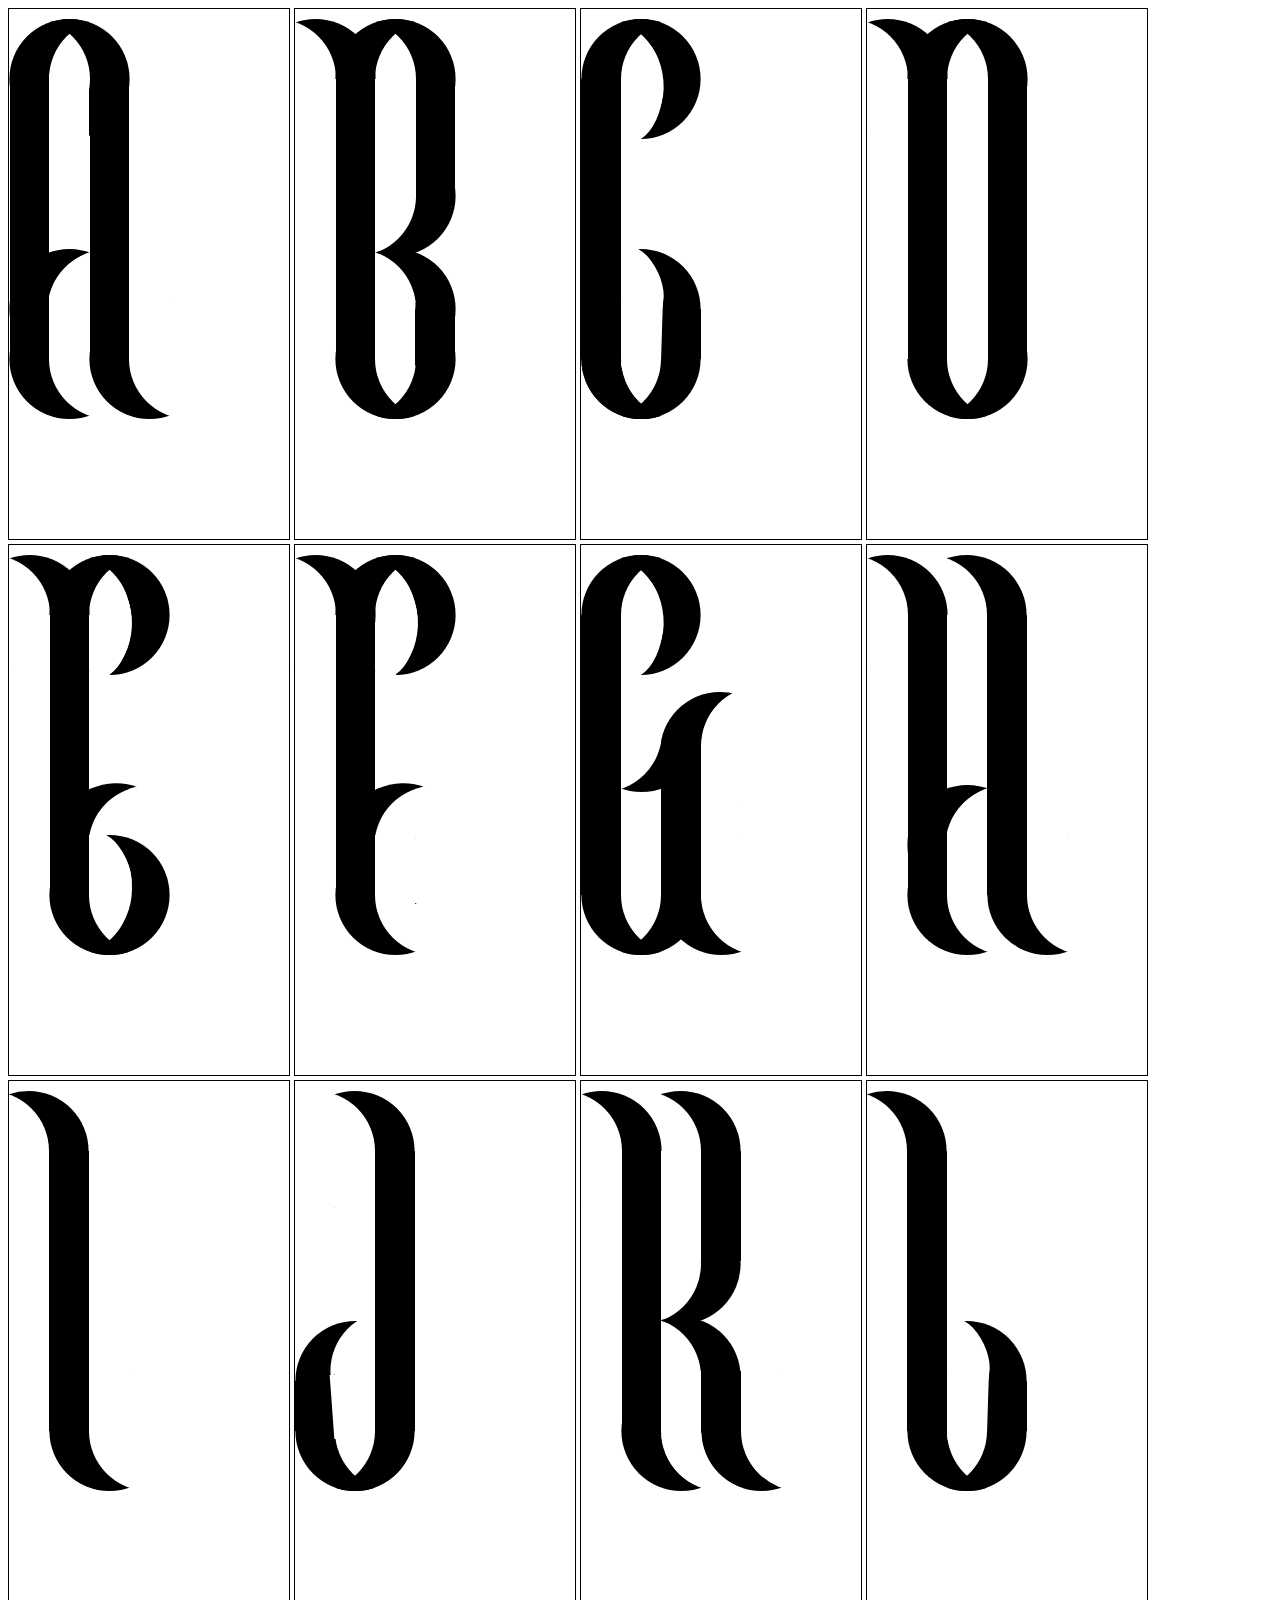
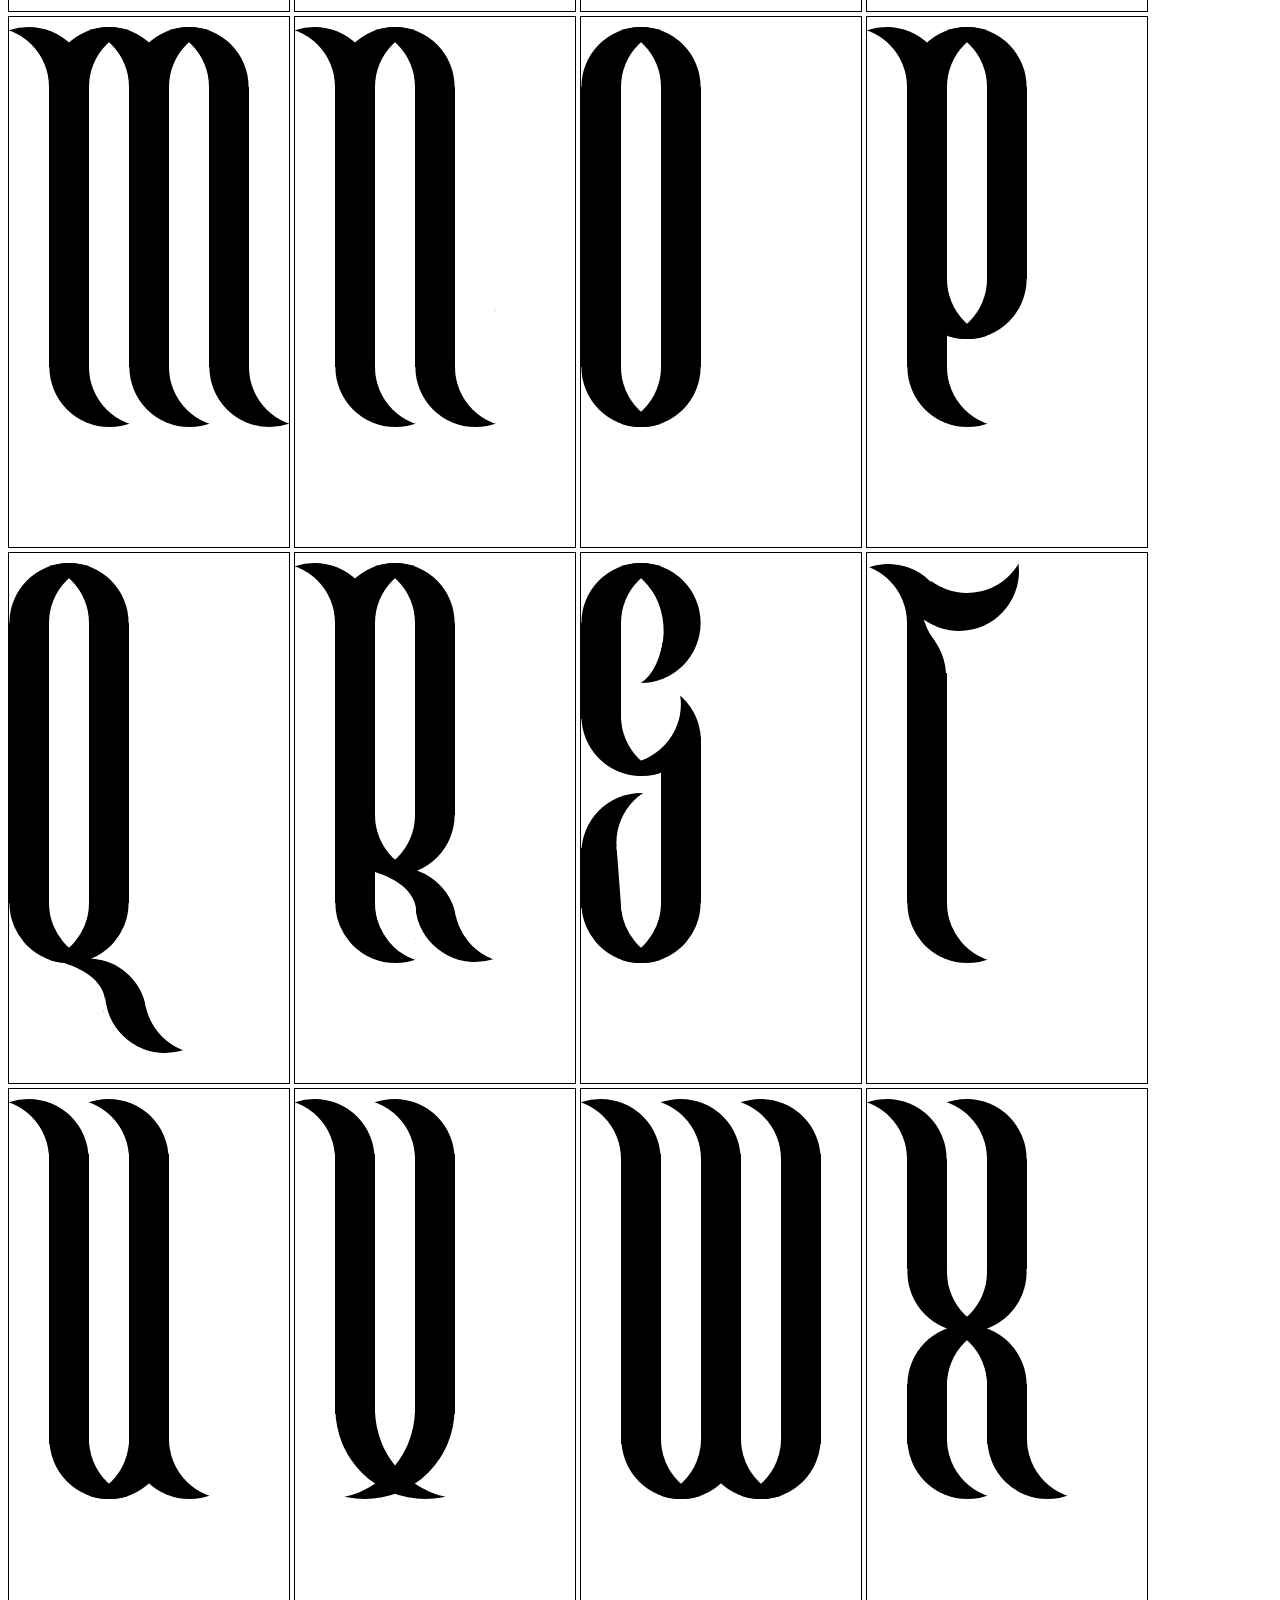
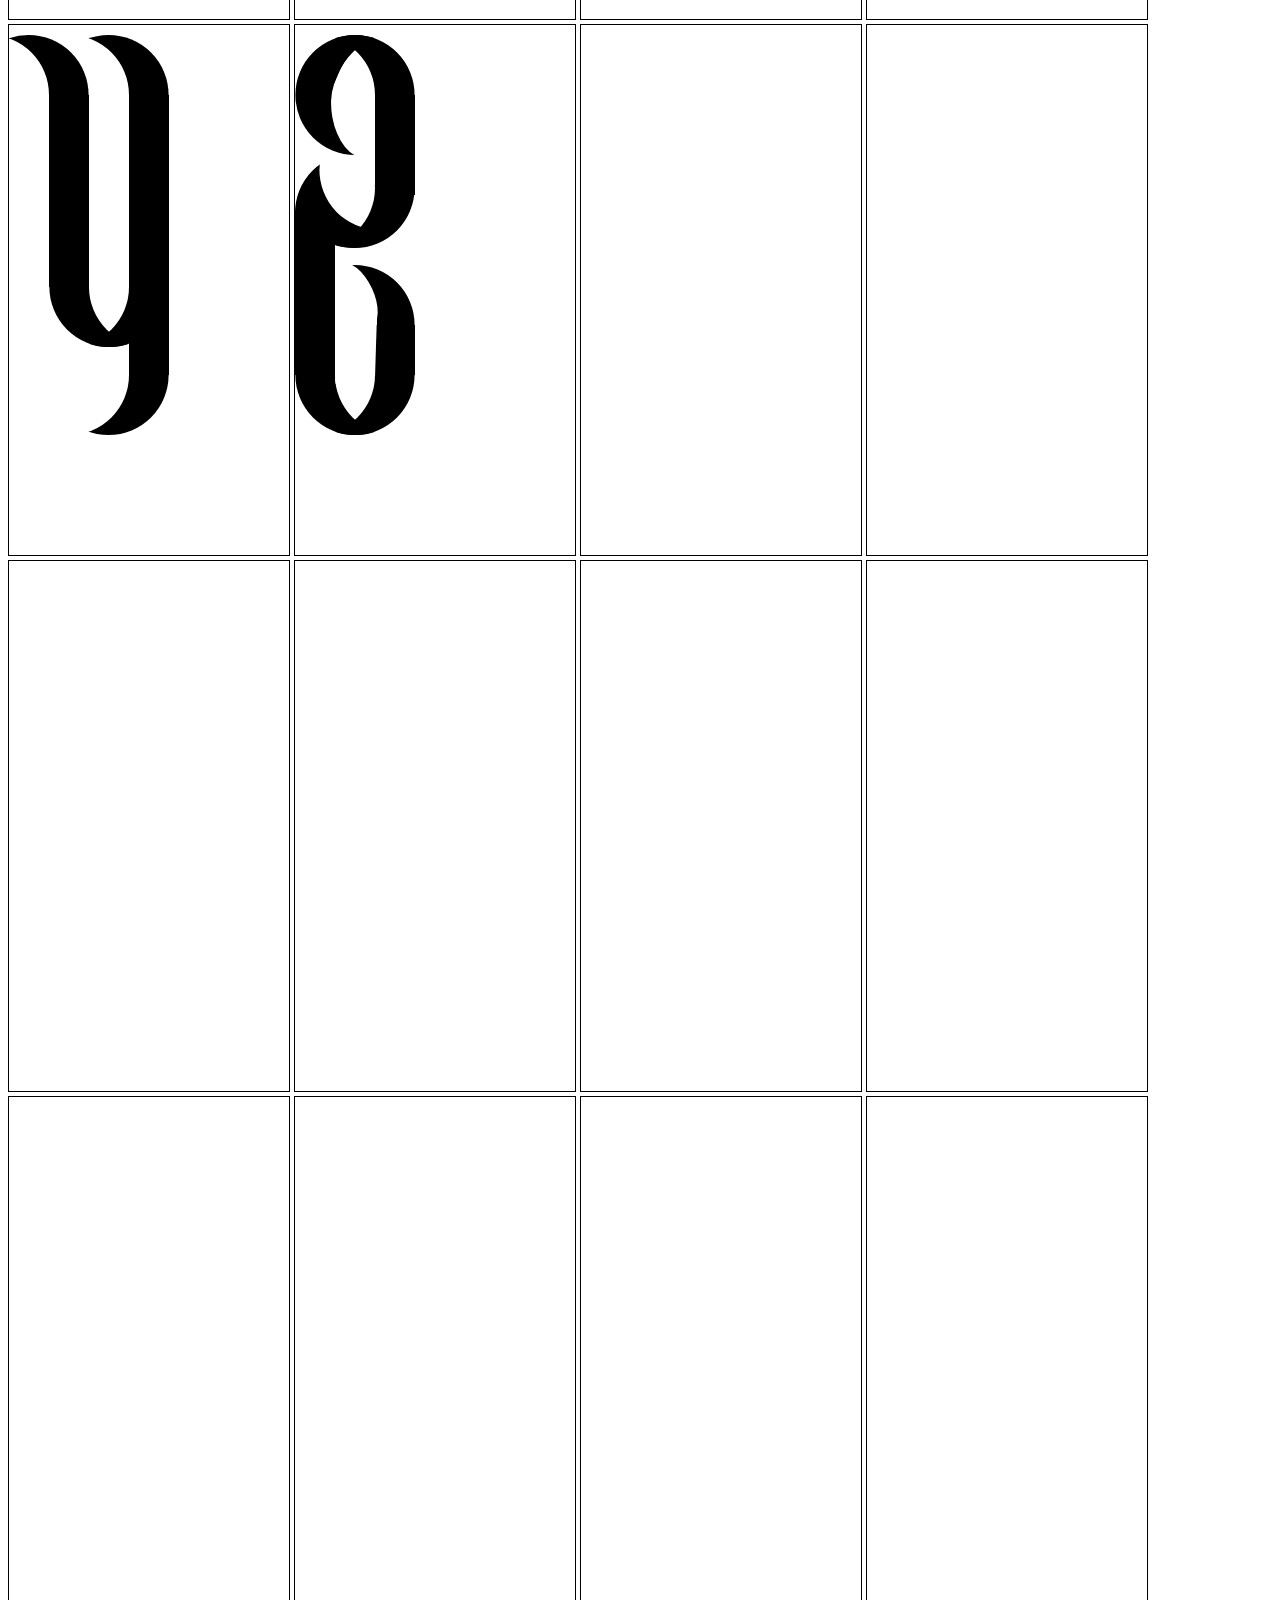
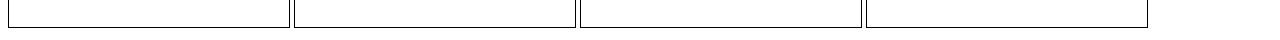
<file: IMW-A1-Final-Submission/letter-template.html>
<!doctype html>
<html lang="">
    <head>
        <meta charset="utf-8">
        <meta http-equiv="x-ua-compatible" content="ie=edge">
        <title>🔤🧾🔤🧾🔤🧾🔤🧾🔤🧾🔤🧾🔤🧾🔤🧾🔤🧾🔤🧾</title>
        <link rel="stylesheet" href="letter-style.css">
    </head>
    <body>

    <div class="letter letter-A">
        <div class="crossbar-crescent-A"></div>
        <div class="whiteout-crossbar-A"></div>
        <div class="whiteout-crossbar-bottom-A"></div>
        <div class="crescent-bottomleft-A"></div>
        <div class="crescent-bottomright-A"></div>
        <div class="crescent-topleft-A"></div>
        <div class="crescent-topright-A"></div>
        <div class="rectangle-bottom-whiteout-A"></div>
        <div class="middle-whiteout-top-A"></div>
        <div class="middle-whiteout-bottom-A"></div>
        <div class="vertical-rectangle-left-A"></div>
        <div class="vertical-rectangle-right-A"></div>
    </div>

		<div class="letter letter-B">
        <div class="crescent-middletop-B"></div>
        <div class="crescent-middleright-B"></div>
        <div class="whiteout-middle-B"></div>
			  <div class="crescent-topleft-B"></div>
			  <div class="crescent-bottomleft-B"></div>
			  <div class="crescent-bottomright-B"></div>
			  <div class="crescent-topright-B"></div>
			  <div class="whiteout-topleft-B"></div>
        <div class="crescent-middle-B"></div>
        <div class="whiteout-middle-crescent-B"></div>
        <div class="whiteout-rectangle-bottomleft-B"></div>
        <div class="whiteout-oval-bottomright-B"></div>
        <div class="whiteout-rectangle-middle-B"></div>
        <div class="vertical-topright-rectangle-B"></div>
        <div class="vertical-left-rectangle-B"></div>
			  <div class="vertical-right-rectangle-B"></div>
    </div>

    <div class="letter letter-C">
        <div class="crescent-topleft-C"></div>
        <div class="whiteout-top-leftmiddle-C"></div>
        <div class="crescent-topright-C"></div>
        <div class="whiteout-point-one-C"></div>
        <div class="whiteout-point-two-C"></div>
        <div class="whiteout-point-three-C"></div>
        <div class="whiteout-point-four-C"></div>
        <div class="crescent-bottomleft-C"></div>
        <div class="crescent-bottom-curve-C"></div>
        <div class="whiteout-bpoint-one-C"></div>
        <div class="whiteout-bpoint-two-C"></div>
        <div class="whiteout-bpoint-three-C"></div>
        <div class="whiteout-bpoint-four-C"></div>
        <div class="crescent-bottomleft-C"></div>
        <div class="whiteout-bottom-middle-C"></div>
        <div class="whiteout-bottom-oval-two-C"></div>
        <div class="crescent-bottomright-C"></div>
        <div class="whiteout-bottom-oval-one-C"></div>
        <div class="vertical-rectangle-right-C"></div>
        <div class="whiteout-rectangle-right-C"></div>
        <div class="vertical-rectangle-C"></div>
        <div class="whiteout-bottomright-C"></div>
    </div>

		<div class="letter letter-D">
        <div class="vertical-left-rectangle-D"></div>
        <div class="vertical-right-rectangle-D"></div>
        <div class="crescent-bottom-middleleft-D"></div>
        <div class="crescent-bottomright-D"></div>
        <div class="crescent-topleft-D"></div>
        <div class="crescent-middleleft-D"></div>
        <div class="crescent-topright-D"></div>
        <div class="whiteout-left-D"></div>
        <div class="whiteout-middle-D"></div>
    </div>

    <div class="letter letter-E">
        <div class="crossbar-crescent-E"></div>
        <div class="whiteout-crossbar-E"></div>
        <div class="whiteout-crossbar-bottom-E"></div>
        <div class="crescent-topleft-E"></div>
        <div class="crescent-lefttop-E"></div>
        <div class="whiteout-left-E"></div>
        <div class="whiteout-top-leftmiddle-E"></div>
        <div class="crescent-topright-E"></div>
        <div class="whiteout-toppoint-one-E"></div>
        <div class="whiteout-toppoint-two-E"></div>
        <div class="whiteout-toppoint-three-E"></div>
        <div class="whiteout-toppoint-four-E"></div>
        <div class="crescent-bottomleft-E"></div>
        <div class="whiteout-bottom-middle-E"></div>
        <div class="crescent-bottomright-E"></div>
        <div class="whiteout-point-one-E"></div>
        <div class="whiteout-point-two-E"></div>
        <div class="whiteout-point-three-E"></div>
        <div class="whiteout-point-four-E"></div>
        <div class="vertical-rectangle-E"></div>
    </div>

		<div class="letter letter-F">
        <div class="crossbar-crescent-F"></div>
        <div class="whiteout-crossbar-F"></div>
        <div class="whiteout-crossbar-bottom-F"></div>
        <div class="vertical-rectangle-F"></div>
        <div class="crescent-topleft-F"></div>
        <div class="whiteout-top-leftmiddle-F"></div>
        <div class="crescent-topright-F"></div>
        <div class="whiteout-point-one-F"></div>
        <div class="whiteout-point-two-F"></div>
        <div class="whiteout-point-three-F"></div>
        <div class="whiteout-point-four-F"></div>
        <div class="crescent-bottomleft-F"></div>
        <div class="whiteout-bottom-middle-F"></div>
        <div class="crescent-lefttop-F"></div>
        <div class="whiteout-left-F"></div>
    </div>

    <div class="letter letter-G">
        <div class="vertical-rectangle-G"></div>
        <div class="crescent-topleft-G"></div>
        <div class="whiteout-top-leftmiddle-G"></div>
        <div class="crescent-bottomleft-G"></div>
        <div class="crescent-bottomright-G"></div>
        <div class="crescent-bottom-G"></div>
        <div class="whiteout-crescent-bottom-G"></div>
        <div class="black-crescent-middle-G"></div>
        <div class="whiteout-bottom-middle-G"></div>
        <div class="crescent-bottom-curve-G"></div>
        <div class="whiteout-bottomright-G"></div>
        <div class="crescent-middle-G"></div>
        <div class="whiteout-crescent-middle-G"></div>
        <div class="whiteout-middle-G"></div>
        <div class="whiteout-right-G"></div>
        <div class="crescent-topright-G"></div>
        <div class="whiteout-point-one-G"></div>
        <div class="whiteout-point-two-G"></div>
        <div class="whiteout-point-three-G"></div>
        <div class="whiteout-point-four-G"></div>
        <div class="vertical-rectangle-right-G"></div>
        <div class="whiteout-squaretop-G"></div>
    </div>

		<div class="letter letter-H">
        <div class="crossbar-crescent-H"></div>
        <div class="whiteout-crossbar-H"></div>
        <div class="whiteout-crossbar-bottom-H"></div>
				<div class="crescent-topleft-H"></div>
				<div class="crescent-topright-H"></div>
				<div class="top-left-rectangle-whiteout-H"></div>
				<div class="top-right-rectangle-whiteout-H"></div>
				<div class="crescent-bottomleft-H"></div>
				<div class="crescent-bottomright-H"></div>
				<div class="bottom-left-rectangle-whiteout-H"></div>
				<div class="bottom-right-rectangle-whiteout-H"></div>
        <div class="vertical-left-rectangle-H"></div>
				<div class="vertical-right-rectangle-H"></div>
    </div>

    <div class="letter letter-I">
        <div class="vertical-rectangle-I"></div>
				<div class="crescent-top-I"></div>
				<div class="crescent-bottom-I"></div>
				<div class="top-rectangle-whiteout-I"></div>
				<div class="bottom-rectangle-whiteout-I"></div>
    </div>

		<div class="letter letter-J">
        <div class="crescent-middleleft-J"></div>
        <div class="whiteout-middlecrescent-J"></div>
        <div class="whiteout-middle-J"></div>
        <div class="crescent-bottomleft-J"></div>
        <div class="crescent-bottomright-J"></div>
        <div class="crescent-top-J"></div>
        <div class="whiteout-top-J"></div>
        <div class="vertical-right-rectangle-J"></div>
        <div class="vertical-left-rectangle-J"></div>
        <div class="whiteout-vertical-J"></div>
        <div class="whiteout-diagonal-J"></div>

    </div>

    <div class="letter letter-K">
				<div class="crescent-topleft-K"></div>
				<div class="crescent-bottomleft-K"></div>
				<div class="crescent-topright-K"></div>
				<div class="crescent-middleright-K"></div>
				<div class="crescent-bottomright-K"></div>
				<div class="whiteout-topleft-K"></div>
				<div class="whiteout-bottomleft-K"></div>
        <div class="crescent-middle-K"></div>
				<div class="whiteout-middle-K"></div>
				<div class="whiteout-bottomright-K"></div>
        <div class="whiteout-middle-crescent-K"></div>
        <div class="vertical-left-rectangle-K"></div>
				<div class="vertical-right-rectangle-K"></div>
        <div class="vertical-bottomright-K"></div>
    </div>

		<div class="letter letter-L">
        <div class="crescent-top-L"></div>
        <div class="top-rectangle-whiteout-L"></div>
        <div class="crescent-middleright-L"></div>
        <div class="whiteout-point-one-L"></div>
        <div class="whiteout-point-two-L"></div>
        <div class="whiteout-point-three-L"></div>
        <div class="whiteout-point-four-L"></div>
        <div class="crescent-bottomleft-L"></div>
        <div class="bottom-rectangle-whiteout-L"></div>
        <div class="whiteout-bottom-oval-two-L"></div>
        <div class="crescent-bottomright-L"></div>
        <div class="vertical-rectangle-left-L"></div>
        <div class="vertical-rectangle-right-L"></div>
        <div class="whiteout-rectangle-right-L"></div>
        <div class="whiteout-bottom-oval-one-L"></div>
    </div>

    <div class="letter letter-M">
        <div class="crescent-topleft-M"></div>
				<div class="crescent-topleft-right-M"></div>
				<div class="crescent-topmiddle-left-M"></div>
				<div class="crescent-topmiddle-right-M"></div>
				<div class="crescent-topright-M"></div>
				<div class="crescent-bottomleft-M"></div>
				<div class="crescent-bottommiddle-M"></div>
				<div class="crescent-bottomright-M"></div>
				<div class="vertical-left-rectangle-M"></div>
				<div class="vertical-middle-rectangle-M"></div>
				<div class="vertical-right-rectangle-M"></div>
				<div class="whiteout-topleft-M"></div>
				<div class="whiteout-middleleft-M"></div>
				<div class="whiteout-middleright-M"></div>
				<div class="whiteout-bottomright-M"></div>
    </div>

		<div class="letter letter-N">
        <div class="vertical-rectangle-left-N"></div>
				<div class="vertical-rectangle-right-N"></div>
				<div class="crescent-topleft-N"></div>
				<div class="crescent-bottomleft-N"></div>
				<div class="crescent-bottomright-N"></div>
				<div class="crescent-middleleft-N"></div>
				<div class="crescent-middleright-N"></div>
				<div class="middle-whiteout-N"></div>
				<div class="top-left-whiteout-N"></div>
				<div class="bottom-right-whiteout-N"></div>
    </div>

    <div class="letter letter-O">
        <div class="vertical-rectangle-left-O"></div>
				<div class="vertical-rectangle-right-O"></div>
				<div class="crescent-topleft-O"></div>
				<div class="crescent-topright-O"></div>
				<div class="crescent-bottomleft-O"></div>
				<div class="crescent-bottomright-O"></div>
				<div class="middle-whiteout-O"></div>
    </div>

		<div class="letter letter-P">
        <div class="vertical-left-rectangle-P"></div>
				<div class="vertical-right-rectangle-P"></div>
				<div class="crescent-topleft-P"></div>
				<div class="crescent-bottom-P"></div>
				<div class="bottom-left-whiteout-P"></div>
				<div class="crescent-middle-topleft-P"></div>
				<div class="crescent-middle-topright-P"></div>
				<div class="crescent-middle-bottomleft-P"></div>
				<div class="crescent-middle-bottomright-P"></div>
				<div class="top-left-whiteout-P"></div>
				<div class="middle-whiteout-P"></div>
    </div>

    <div class="letter letter-Q">
        <div class="skew-crescent-Q"></div>
        <div class="crescent-bottom-Q"></div>
        <div class="whiteout-right-Q"></div>
        <div class="whiteout-bottomcurve-Q"></div>
        <div class="whiteout-topcurve-Q"></div>
        <div class="whiteout-circle-right-Q"></div>
        <div class="whiteout-circle-left-Q"></div>
        <div class="vertical-rectangle-left-Q"></div>
        <div class="vertical-rectangle-right-Q"></div>
        <div class="crescent-topright-Q"></div>
        <div class="crescent-topleft-Q"></div>
        <div class="crescent-bottomright-Q"></div>
        <div class="crescent-bottomleft-Q"></div>
        <div class="whiteout-middle-Q"></div>
    </div>

		<div class="letter letter-R">
        <div class="crescent-bottomright-R"></div>
        <div class="whiteout-crescent-br-R"></div>
        <div class="crescent-bottomleft-R"></div>
        <div class="whiteout-bottomleft-R"></div>
        <div class="whiteout-crescent-R"></div>
        <div class="skew-crescent-R"></div>
        <div class="whiteout-crescent-swoop-R"></div>
        <div class="whiteout-bottom-smooth-R"></div>
        <div class="whiteout-top-smooth-R"></div>
        <div class="vertical-rectangle-left-R"></div>
        <div class="vertical-rectangle-right-R"></div>
        <div class="crescent-topleft-R"></div>
        <div class="crescent-middle-topleft-R"></div>
        <div class="crescent-middle-topright-R"></div>
        <div class="crescent-middle-bottomleft-R"></div>
        <div class="crescent-middle-bottomright-R"></div>
        <div class="whiteout-middle-R"></div>
        <div class="whiteout-topleft-R"></div>
        <div class="whiteout-crescent-bottom-R"></div>
        <div class="whiteout-bottommiddle-R"></div>
    </div>

		<div class="letter letter-S">
        <div class="crescent-middleright-S"></div>
        <div class="vertical-bottomleft-rectangle-S"></div>
        <div class="crescent-bottomtop-S"></div>
        <div class="whiteout-middle-S"></div>
        <div class="crescent-bottomright-S"></div>
        <div class="crescent-bottomleft-S"></div>
        <div class="whiteout-middlecrescent-S"></div>
        <div class="right-blockout-S"></div>
        <div class="whiteout-middleright-S"></div>
        <div class="whiteout-right-crescent-S"></div>
        <div class="whiteout-topright-cover-S"></div>
        <div class="whiteout-vertical-S"></div>
        <div class="whiteout-diagonal-S"></div>
        <div class="whiteout-bottom-S"></div>
        <div class="crescent-topleft-S"></div>
        <div class="crescent-middle-S"></div>
        <div class="whiteout-topmiddle-S"></div>
        <div class="crescent-topright-S"></div>
        <div class="whiteout-point-one-S"></div>
        <div class="whiteout-point-two-S"></div>
        <div class="whiteout-point-three-S"></div>
        <div class="whiteout-point-four-S"></div>
        <div class="vertical-left-rectangle-S"></div>
        <div class="vertical-right-rectangle-S"></div>
        <div class="triangle-right-S"></div>
    </div>

		<div class="letter letter-T">
        <div class="crescent-topleft-T"></div>
        <div class="crescent-topright-T"></div>
        <div class="whiteout-top-T"></div>
        <div class="crescent-bottom-T"></div>
        <div class="whiteout-left-T"></div>
        <div class="whiteout-right-T"></div>
        <div class="vertical-rectangle-T"></div>
        <div class="whiteout-top-crescent-T"></div>
        <div class="whiteout-right-crescent-T"></div>
        <div class="vertical-rectangle-cover-T"></div>
		</div>

		<div class="letter letter-U">
        <div class="vertical-rectangle-left-U"></div>
				<div class="vertical-rectangle-right-U"></div>
				<div class="crescent-bottomright-U"></div>
				<div class="crescent-topleft-U"></div>
				<div class="crescent-topright-U"></div>
				<div class="crescent-middleleft-U"></div>
				<div class="crescent-middleright-U"></div>
				<div class="top-rectangle-whiteout-U"></div>
				<div class="middle-whiteout-U"></div>
				<div class="bottom-rectangle-whiteout-U"></div>
		</div>

		<div class="letter letter-V">
        <div class="vertical-rectangle-left-V"></div>
        <div class="vertical-rectangle-right-V"></div>
        <div class="crescent-topleft-V"></div>
        <div class="crescent-topright-V"></div>
        <div class="crescent-left-V"></div>
        <div class="crescent-right-V"></div>
        <div class="top-rectangle-whiteout-V"></div>
        <div class="middle-whiteout-V"></div>
		</div>

		<div class="letter letter-W">
        <div class="vertical-rectangle-left-W"></div>
        <div class="vertical-rectangle-middle-W"></div>
        <div class="vertical-rectangle-right-W"></div>
        <div class="crescent-topleft-W"></div>
        <div class="crescent-topmiddle-W"></div>
        <div class="crescent-topright-W"></div>
        <div class="crescent-bottomleft-W"></div>
        <div class="crescent-bottom-middleleft-W"></div>
        <div class="crescent-bottom-middleright-W"></div>
        <div class="crescent-bottomright-W"></div>
        <div class="whiteout-left-W"></div>
        <div class="whiteout-middle-W"></div>
        <div class="whiteout-right-W"></div>
		</div>

		<div class="letter letter-X">
        <div class="crescent-bottomright-X"></div>
        <div class="whiteout-bottomright-X"></div>
        <div class="crescent-middlebottom-left-X"></div>
        <div class="crescent-middlebottom-right-X"></div>
        <div class="crescent-topleft-X"></div>
        <div class="crescent-topright-X"></div>
        <div class="crescent-middletop-left-X"></div>
        <div class="crescent-middletop-right-X"></div>
        <div class="crescent-bottomleft-X"></div>
        <div class="whiteout-right-X"></div>
        <div class="vertical-rectangle-topleft-X"></div>
        <div class="vertical-rectangle-topright-X"></div>
        <div class="vertical-rectangle-bottomleft-X"></div>
        <div class="vertical-rectangle-bottomright-X"></div>
        <div class="whiteout-middleleft-X"></div>
        <div class="whiteout-middletop-X"></div>
        <div class="whiteout-middlebottom-X"></div>
        <div class="whiteout-middleb-circle-X"></div>
        <div class="whiteout-middleb-oval-X"></div>
		</div>

		<div class="letter letter-Y">
        <div class="crescent-bottomright-Y"></div>
        <div class="whiteout-bottommiddle-Y"></div>
        <div class="vertical-rectangle-left-Y"></div>
        <div class="vertical-rectangle-right-Y"></div>
        <div class="crescent-topleft-Y"></div>
        <div class="crescent-topright-Y"></div>
        <div class="crescent-middleleft-Y"></div>
        <div class="crescent-middleright-Y"></div>
        <div class="whiteout-left-Y"></div>
        <div class="whiteout-middle-Y"></div>
		</div>

		<div class="letter letter-Z">
        <div class="crescent-topright-Z"></div>
        <div class="crescent-bottomleft-Z"></div>
        <div class="crescent-middleleft-Z"></div>
        <div class="triangle-left-Z"></div>
        <div class="left-blockout-Z"></div>
        <div class="whiteout-middleleft-Z"></div>
        <div class="topmiddle-crescent-Z"></div>
        <div class="whiteout-left-crescent-Z"></div>
        <div class="whiteout-right-Z"></div>
        <div class="whiteout-left-Z"></div>
        <div class="whiteout-top-Z"></div>
        <div class="crescent-right-Z"></div>
        <div class="whiteout-top-Z"></div>
        <div class="whiteout-bottom-oval-one-Z"></div>
        <div class="whiteout-bottom-oval-two-Z"></div>
        <div class="crescent-bottomright-Z"></div>
        <div class="crescent-topleft-Z"></div>
        <div class="whiteout-topleft-one-Z"></div>
        <div class="whiteout-topleft-two-Z"></div>
        <div class="whiteout-topleft-three-Z"></div>
        <div class="whiteout-point-one-Z"></div>
        <div class="whiteout-point-two-Z"></div>
        <div class="whiteout-point-three-Z"></div>
        <div class="whiteout-point-four-Z"></div>
        <div class="whiteout-bottom-right-Z"></div>
        <div class="vertical-left-rectangle"></div>
        <div class="vertical-right-rectangle"></div>
        <div class="vertical-rectangle-bottom-Z"></div>
        <div class="whiteout-rectangle-right-Z"></div>
        <div class="bottom-rectangle-whiteout-Z"></div>
		</div>

		<!--THE CHARACTERS BELOW ARE OPTIONAL -->

		<div class="letter letter-0">
		</div>

		<div class="letter letter-1">
		</div>

		<div class="letter letter-2">
		</div>

		<div class="letter letter-3">
		</div>

		<div class="letter letter-4">
		</div>

		<div class="letter letter-5">
		</div>

		<div class="letter letter-6">
		</div>

		<div class="letter letter-7">
		</div>

		<div class="letter letter-8">
		</div>

		<div class="letter letter-9">
		</div>


    </body>
</html>
</file>
<file: IMW-A1-Draft-Artifact/poster-layout.css>
.letter {

  width: 280px; /*resize as you see fit */
  height: 530px; /*resize as you see fit */
  display: inline-block; /* this makes block level elements act like letters (so they sit next to eachother) */
/*  border: 1px solid #000; /*feel free to remove or hide this rule */
  position: relative; /* IMPORTANT: any element with position:absolute inside this container will now be relative to bounds of this element; */
  overflow: hidden;
}

.letter-A {
  width: 160px;
  margin-left: -12px;
}

.letter-B {
  width: 160px;
  margin-left: -40px;
  margin-right: 40px;
}

.letter-C {
  width: 120px;
  margin-left: -2px;
  margin-right: 45px;
}

.letter-D {
  width: 160px;
  margin-left: -48px;
  margin-right: 47px;
}

.letter-E {
  width: 160px;
  margin-left: -40px;
  margin-right: 40px;
}

.letter-F {
  width: 160px;
  margin-right: 45px;
}

.letter-G {
  width: 160px;
  margin-left: -5px;
  margin-right: 10px;
}

.letter-H {
  width: 200px;
  margin-left: -30px;
}

.letter-I {
  width: 120px;
  margin-left: -48px;
  margin-right: 5px;
}

.letter-K {
  width: 200px;
  margin-right: -5px;
}

.letter-M {
  width: 280px;
  margin-left: -40px;
}

.letter-N {
  width: 200px;
  margin-left: -40px;
}

.letter-O {
  width: 120px;
  margin-left: -10px;
  margin-right: 40px;
}

.letter-P {
  width: 160px;
  margin-right: 48px;
}

.letter-R {
  width: 200px;
  margin-left: -40px;
  margin-right: 9px;
}

.letter-S {
  width: 120px;
  margin-left: -10px;
  margin-right: 48px;
}

.letter-T {
  width: 155px;
  margin-left: -40px;
  margin-right: 30px
}

.letter-U {
  width: 200px;
  margin-left: -30px;
}

.letter-V {
  width: 160px;
  margin-left: -40px;
  margin-right: 40px;
}

.letter-W {
  width: 240px;
  margin-left: -33px;
  margin-right: 45px;
}

.letter-X {
  width: 200px;
  margin-left: -40px;
  margin-right: 0;
}

.letter-Y {
  width: 160px;
  margin-left: -40px;
  margin-right: 40px;
}

.letter-Z {
  width: 120px;
  margin-right: 47px;
}



/* Paragraphs */
.paragraph-1 {
  font: 22px Helvetica, sans-serif;
  left: 100px;
  top: -900px;
  position: relative;
}

.paragraph-2 {
  font: 22px Helvetica, sans-serif;
  left: 220px;
  top: -1650px;
  position: relative;
}

.paragraph-3 {
  font: 22px Helvetica, sans-serif;
  left: 100px;
  top: -2300px;
  position: relative;
  width: 400px;
}

.paragraph-4 {
  font: 22px Helvetica, sans-serif;
  left: 600px;
  top: -2600px;
  position: relative;
  width: 400px;
}

.paragraph-5 {
  font: 22px Helvetica, sans-serif;
  left: 1100px;
  top: -2900px;
  position: relative;
  width: 400px;
}

.paragraph-6 {
  font: 22px Helvetica, sans-serif;
  left: 100px;
  top: -3560px;
  position: relative;
  width: 400px;
}

.paragraph-7 {
  font: 22px Helvetica, sans-serif;
  left: 600px;
  top: -3700px;
  position: relative;
  width: 400px;
}

.paragraph-8 {
  font: 22px Helvetica, sans-serif;
  left: 1100px;
  top: -4000px;
  position: relative;
  width: 400px;
}

.paragraph-9 {
  font: 22px Helvetica, sans-serif;
  left: 100px;
  top: -4650px;
  position: relative;
  width: 400px;
}

.paragraph-10 {
  font: 22px Helvetica, sans-serif;
  left: 600px;
  top: -4930px;
  position: relative;
  width: 400px;
}

.paragraph-11 {
  font: 22px Helvetica, sans-serif;
  left: 1100px;
  top: -5080px;
  position: relative;
  width: 400px;
}

.paragraph-12 {
  font: 22px Helvetica, sans-serif;
  left: 100px;
  top: -5750px;
  position: relative;
  width: 400px;
}

.paragraph-13 {
  font: 22px Helvetica, sans-serif;
  left: 100px;
  top: -6400px;
  position: relative;
  width: 400px;
}

.paragraph-14 {
  font: 22px Helvetica, sans-serif;
  left: 60px;
  top: -6915px;
  position: relative;
  width: 400px;
}

.paragraph-15 {
  font: 22px Helvetica, sans-serif;
  left: 100px;
  top: -7520px;
  position: relative;
  width: 400px;
}

.paragraph-16 {
  font: 22px Helvetica, sans-serif;
  left: 600px;
  top: -7530px;
  position: relative;
  width: 400px;
}

.paragraph-17 {
  font: 22px Helvetica, sans-serif;
  left: 1100px;
  top: -7840px;
  position: relative;
  width: 400px;
}

.paragraph-18 {
  font: 22px Helvetica, sans-serif;
  left: 100px;
  top: -8300px;
  position: relative;
  width: 400px;
}

.paragraph-19 {
  font: 22px Helvetica, sans-serif;
  left: 600px;
  top: -8290px;
  position: relative;
  width: 400px;
}

.paragraph-20 {
  font: 22px Helvetica, sans-serif;
  left: 100px;
  top: -8940px;
  position: relative;
  width: 400px;
}

.paragraph-21 {
  font: 22px Helvetica, sans-serif;
  left: 100px;
  top: -9560px;
  position: relative;
  width: 400px;
}

.paragraph-22 {
  font: 22px Helvetica, sans-serif;
  left: 730px;
  top: -9740px;
  position: relative;
}







/* THEORIZING the web KERNING */
.text-theorizing {
  left: 80px;
  top: 0;
  position: relative;
  transform: scale(0.8);
  transform-origin: 0 0;
}





/* theorizing THE web KERNING */
.text-the {
  left: 440px;
  top: -180px;
  position: relative;
  transform: scale(0.8);
  transform-origin: 0 0;
}




/* theorizing the WEB KERNING */
.text-web {
  left: 900px;
  top: -715px;
  position: relative;
  transform: scale(0.8);
  transform-origin: 0 0;
}




/* PROGRAM */
.text-program {
  left: 50px;
  top: -890px;
  position: relative;
  transform: scale(0.8);
  transform-origin: 0 0;
}





/* FRIDAY october sixteen */
.text-friday {
  left: 50px;
  top: -1060px;
  position: relative;
  transform: scale(0.8);
  transform-origin: 0 0;
}







/* friday OCTOBER sixteen */
.text-october-16 {
  left: 300px;
  top: -1240px;
  position: relative;
  transform: scale(0.8);
  transform-origin: 0 0;
}






/* friday october SIXTEEN */
.text-sixteen {
  left: 520px;
  top: -1420px;
  position: relative;
  transform: scale(0.8);
  transform-origin: 0 0;
}






/* SATURDAY october seventeen */
.text-saturday {
  left: 80px;
  top: -6340px;
  position: relative;
  transform: scale(0.8);
  transform-origin: 0 0;
}





/* saturday OCTOBER seventeen */
.text-october-17 {
  left: 205px;
  top: -6510px;
  position: relative;
  transform: scale(0.8);
  transform-origin: 0 0;
}





/* saturday october SEVENTEEN */
.text-seventeen {
  left: 340px;
  top: -6680px;
  position: relative;
  transform: scale(0.8);
  transform-origin: 0 0;
}






/* PARTY */
.text-party {
  left: 50px;
  top: -9510px;
  position: relative;
  transform: scale(0.8);
  transform-origin: 0 0;
}





/* CAPITAL A */
.vertical-rectangle-left-A {
  background: black;
  width: 39.5px;
  height: 280px;
  position: absolute;
  left: 0.5px;
  top: 70px;
}

.vertical-rectangle-right-A {
  background: black;
  width: 39.5px;
  height: 280px;
  position: absolute;
  left: 80.5px;
  top: 70px;
}

.crossbar-crescent-A {
	width: 120px;
	height: 120px;
	border-radius: 50%;
	position: absolute;
	left: 40px;
	top: 240px;
	box-shadow: 28px 28px 0 0 black;
	transform: rotate(-225deg);
}

/* Whiteouts A */
.rectangle-bottom-whiteout-A {
  background: white;
  width: 40px;
  height: 60px;
  position: absolute;
  left: 120px;
  top: 290px;
}

.middle-whiteout-top-A {
  background: white;
  width: 40.2px;
  height: 80px;
  position: absolute;
  left: 40.1px;
  top: 65px;
}

.middle-whiteout-bottom-A {
  background: white;
  width: 40px;
  height: 60px;
  position: absolute;
  left: 40px;
  top: 290px;
}

.whiteout-crossbar-A {
  background: white;
  width: 40px;
  height: 80px;
  position: absolute;
  left: 40px;
  top: 300px;
}

.whiteout-crossbar-bottom-A {
	width: 120px;
	height: 120px;
	border-radius: 50%;
	position: absolute;
	left: 78px;
	top: 241px;
	box-shadow: 28px 28px 0 0 white;
	transform: rotate(-225deg);
}

/* Moon https://css-tricks.com/the-shapes-of-css/ */
.crescent-bottomleft-A {
  width: 120px;
  height: 120px;
  border-radius: 50%;
  position: absolute;
  left: 40px;
  top: 290px;
  box-shadow: 28px 28px 0 0 black;
  transform: rotate(-225deg);
}

.crescent-bottomright-A {
  width: 120px;
  height: 120px;
  border-radius: 50%;
  position: absolute;
  left: 120px;
  top: 290px;
  box-shadow: 28px 28px 0 0 black;
  transform: rotate(-225deg);
}

.crescent-topleft-A {
  width: 120px;
  height: 120px;
  border-radius: 50%;
  position: absolute;
  left: 40px;
  top: 10px;
  box-shadow: 28px 28px 0 0 black;
  transform: rotate(-225deg);
}

.crescent-topright-A {
  width: 120px;
  height: 120px;
  border-radius: 50%;
  position: absolute;
  left: -39.5px;
  top: 10px;
  box-shadow: 28px 28px 0 0 black;
  transform: rotate(-45deg);
}









/* CAPITAL B */
.vertical-left-rectangle-B {
	background: black;
	width: 39.5px;
	height: 280px;
	position: absolute;
	left: 40.5px;
	top: 70px;
}

.vertical-right-rectangle-B {
	background: black;
	width: 39.5px;
	height: 50px;
	position: absolute;
	left: 120.5px;
	top: 300px;
}

.vertical-topright-rectangle-B {
  background: black;
	width: 39.5px;
	height: 120.8px;
	position: absolute;
	left: 120.5px;
	top: 69.5px;
}

/* Whiteouts B */
.whiteout-topleft-B {
	background: white;
	width: 40.5px;
	height: 80px;
	position: absolute;
	left: 0;
	top: 70px;
}

.whiteout-rectangle-middle-B {
  background: white;
	width: 40px;
	height: 55px;
	position: absolute;
	left: 80px;
	top: 295px;
}

.whiteout-rectangle-bottomleft-B {
  background: white;
	width: 35px;
	height: 55px;
	position: absolute;
	left: 80px;
	top: 280px;
}

.whiteout-oval-bottomright-B {
  width: 60px;
	height: 80px;
	border-radius: 50%;
	position: absolute;
	left: 40.5px;
	top: 246px;
	box-shadow: 10px 10px 0 0 white;
	transform: rotate(-45deg);
}

.whiteout-middle-B {
	background: white;
	width: 40px;
	height: 80px;
	position: absolute;
	left: 80px;
	top: 300px;
}

.whiteout-middle-crescent-B {
	background: white;
	width: 80px;
	height: 120px;
	position: absolute;
	left: 80px;
	top: 70px;
}

/* Moon https://css-tricks.com/the-shapes-of-css/ */
.crescent-topleft-B {
	width: 120px;
	height: 120px;
	border-radius: 50%;
	position: absolute;
	left: -79.5px;
	top: 10px;
	box-shadow: 28px 28px 0 0 black;
	transform: rotate(-45deg);
}

.crescent-bottomleft-B {
	width: 120px;
	height: 120px;
	border-radius: 50%;
	position: absolute;
	left: 80px;
	top: 290px;
	box-shadow: 28px 28px 0 0 black;
	transform: rotate(-225deg);
}

.crescent-bottomright-B {
	width: 120px;
	height: 120px;
	border-radius: 50%;
	position: absolute;
	left: 0.5px;
	top: 290px;
	box-shadow: 28px 28px 0 0 black;
	transform: rotate(-45deg);
}

.crescent-middleright-B {
	width: 120px;
	height: 120px;
	border-radius: 50%;
	position: absolute;
	left: 0.5px;
	top: 240px;
	box-shadow: 28px 28px 0 0 black;
	transform: rotate(-45deg);
}

.crescent-topright-B {
	width: 120px;
	height: 120px;
	border-radius: 50%;
	position: absolute;
	left: 0.5px;
	top: 10px;
	box-shadow: 28px 28px 0 0 black;
	transform: rotate(-45deg);
}

.crescent-middletop-B {
	width: 120px;
	height: 120px;
	border-radius: 50%;
	position: absolute;
	left: 80px;
	top: 10px;
	box-shadow: 28px 28px 0 0 black;
	transform: rotate(-225deg);
}

.crescent-middle-B {
  width: 120px;
	height: 120px;
	border-radius: 50%;
	position: absolute;
	left: 0.5px;
	top: 126.5px;
	box-shadow: 28px 28px 0 0 black;
	transform: rotate(-45deg);
}









/* CAPITAL C */
.vertical-rectangle-C {
  background: black;
	width: 39.5px;
	height: 280px;
	position: absolute;
	left: 0;
	top: 70px;
}

.vertical-rectangle-right-C {
	background: black;
	width: 40px;
	height: 50px;
	position: absolute;
	left: 80px;
	top: 300px;
}

/* Whiteouts C */
.whiteout-bottom-middle-C {
  background: white;
	width: 40px;
	height: 59.5px;
	position: absolute;
	left: 39.5px;
	top: 290px;
}

.whiteout-bottomright-C {
  background: white;
	width: 40px;
	height: 80px;
	position: absolute;
	left: 119.5px;
	top: 300px;
}

.whiteout-top-leftmiddle-C {
  background: white;
	width: 50px;
	height: 60px;
	position: absolute;
	left: 39.6px;
	top: 70px;
}

.whiteout-point-one-C {
  background: white;
	width: 20px;
	height: 60px;
	position: absolute;
	left: 40px;
	top: 80px;
}

.whiteout-point-two-C {
  width: 35px;
	height: 70px;
	border-radius: 50%;
	position: absolute;
	left: 37.7px;
	top: 47px;
	box-shadow: 11px 14px 0 0 white;
	transform: rotate(19.5deg);
}

.whiteout-point-three-C {
  width: 40px;
	height: 80px;
	border-radius: 50%;
	position: absolute;
	left: 37px;
	top: 35px;
	box-shadow: 5px 5px 0 0 white;
	transform: rotate(2deg);
}

.whiteout-point-four-C {
  width: 40px;
	height: 80px;
	border-radius: 50%;
	position: absolute;
	left: 35.5px;
	top: 24px;
	box-shadow: 5px 5px 0 0 white;
	transform: rotate(-10deg);
}

.whiteout-bpoint-one-C {
  width: 70px;
	height: 35px;
	border-radius: 50%;
	position: absolute;
	left: 17.5px;
	top: 269px;
	box-shadow: 11px 14px 0 0 white;
	transform: rotate(-115deg);
}

.whiteout-bpoint-two-C {
  width: 80px;
	height: 40px;
	border-radius: 50%;
	position: absolute;
	left: 17px;
	top: 277.5px;
	box-shadow: 5px 5px 0 0 white;
	transform: rotate(-90deg);
}

.whiteout-bpoint-three-C {
  width: 80px;
	height: 40px;
	border-radius: 50%;
	position: absolute;
	left: 14.5px;
	top: 288px;
	box-shadow: 5px 5px 0 0 white;
	transform: rotate(-80deg);
}

.whiteout-bpoint-four-C {
  background: white;
  width: 10px;
  height: 10px;
  position: absolute;
  left: 40px;
  top: 240px;
}

.whiteout-rectangle-right-C {
  background: white;
	width: 20px;
	height: 60px;
	position: absolute;
	left: 61.2px;
	top: 291px;
  transform: rotate(1.8deg);
}

.whiteout-bottom-oval-one-C {
  background: white;
  width: 42px;
  height: 30px;
  border-radius: 50%;
  position: absolute;
  left: 40px;
  top: 280px;
}

.whiteout-bottom-oval-two-C {
  background: white;
  width: 45px;
  height: 30px;
  border-radius: 50%;
  position: absolute;
  left: 40px;
  top: 340px;
}

/* Moon https://css-tricks.com/the-shapes-of-css/ */
.crescent-topleft-C {
	width: 120px;
	height: 120px;
	border-radius: 50%;
	position: absolute;
	left: 39.5px;
	top: 10px;
	box-shadow: 28px 28px 0 0 black;
	transform: rotate(-225deg);
}

.crescent-topright-C {
	width: 120px;
	height: 120px;
	border-radius: 50%;
	position: absolute;
	left: -40px;
	top: 10px;
	box-shadow: 28px 28px 0 0 black;
	transform: rotate(-45deg);
}

.crescent-bottomleft-C {
	width: 120px;
	height: 120px;
	border-radius: 50%;
	position: absolute;
	left: 39.5px;
	top: 290px;
	box-shadow: 28px 28px 0 0 black;
	transform: rotate(-225deg);
}

.crescent-bottomright-C {
	width: 120px;
	height: 120px;
	border-radius: 50%;
	position: absolute;
	left: -40px;
	top: 290px;
	box-shadow: 28px 28px 0 0 black;
	transform: rotate(-45deg);
}

.crescent-bottom-curve-C {
  width: 120px;
	height: 120px;
	border-radius: 50%;
	position: absolute;
	left: -40px;
	top: 240px;
	box-shadow: 28px 28px 0 0 black;
	transform: rotate(-45deg);
}









/* CAPITAL D */
.vertical-left-rectangle-D {
  background: black;
	width: 39.5px;
	height: 280px;
	position: absolute;
	left: 40.5px;
	top: 70px;
}

.vertical-right-rectangle-D {
  background: black;
	width: 39.5px;
	height: 280px;
	position: absolute;
	left: 120.5px;
	top: 70px;
}

/* Whiteouts D */
.whiteout-left-D {
  background: white;
  width: 40px;
  height: 280px;
  position: absolute;
  left: 0.5px;
  top: 70px;
}

.whiteout-middle-D {
  background: white;
  width: 40.5px;
  height: 280px;
  position: absolute;
  left: 80px;
  top: 70px;
}

/* Moon https://css-tricks.com/the-shapes-of-css/ */
.crescent-bottom-middleleft-D {
	width: 120px;
	height: 120px;
	border-radius: 50%;
	position: absolute;
	left: 80px;
	top: 290px;
	box-shadow: 28px 28px 0 0 black;
	transform: rotate(-225deg);
}

.crescent-bottomright-D {
	width: 120px;
	height: 120px;
	border-radius: 50%;
	position: absolute;
	left: 0.5px;
	top: 290px;
	box-shadow: 28px 28px 0 0 black;
	transform: rotate(-45deg);
}

.crescent-topleft-D {
  width: 120px;
	height: 120px;
	border-radius: 50%;
	position: absolute;
	left: -79.5px;
	top: 10px;
	box-shadow: 28px 28px 0 0 black;
	transform: rotate(-45deg);
}

.crescent-middleleft-D {
	width: 120px;
	height: 120px;
	border-radius: 50%;
	position: absolute;
	left: 80px;
	top: 10px;
	box-shadow: 28px 28px 0 0 black;
	transform: rotate(-225deg);
}

.crescent-topright-D {
	width: 120px;
	height: 120px;
	border-radius: 50%;
	position: absolute;
	left: 0.5px;
	top: 10px;
	box-shadow: 28px 28px 0 0 black;
	transform: rotate(-45deg);
}









/* CAPITAL E */
.vertical-rectangle-E {
  background: black;
	width: 39.5px;
	height: 280px;
	position: absolute;
	left: 40.5px;
	top: 70px;
}

.crossbar-crescent-E {
	width: 127px;
	height: 120px;
	border-radius: 50%;
	position: absolute;
	left: 80px;
	top: 240px;
	box-shadow: 28px 28px 0 0 black;
	transform: rotate(-225deg);
}

/* Whiteouts E */
.whiteout-bottom-middle-E {
  background: white;
	width: 40px;
	height: 60px;
	position: absolute;
	left: 80px;
	top: 290px;
}

.whiteout-top-leftmiddle-E {
  background: white;
	width: 50px;
	height: 60px;
	position: absolute;
	left: 80px;
	top: 70px;
}

.whiteout-toppoint-one-E {
  background: white;
	width: 20px;
	height: 60px;
	position: absolute;
	left: 80.5px;
	top: 80px;
}

.whiteout-toppoint-two-E {
  width: 35px;
	height: 70px;
	border-radius: 50%;
	position: absolute;
	left: 78.2px;
	top: 47px;
	box-shadow: 11px 14px 0 0 white;
	transform: rotate(19.5deg);
}

.whiteout-toppoint-three-E {
  width: 40px;
	height: 80px;
	border-radius: 50%;
	position: absolute;
	left: 77.5px;
	top: 35px;
	box-shadow: 5px 5px 0 0 white;
	transform: rotate(2deg);
}

.whiteout-toppoint-four-E {
  width: 40px;
	height: 80px;
	border-radius: 50%;
	position: absolute;
	left: 76px;
	top: 24px;
	box-shadow: 5px 5px 0 0 white;
	transform: rotate(-10deg);
}

.whiteout-point-one-E {
  width: 70px;
	height: 35px;
	border-radius: 50%;
	position: absolute;
	left: 58px;
	top: 319px;
	box-shadow: 11px 14px 0 0 white;
	transform: rotate(-115deg);
}

.whiteout-point-two-E {
  width: 80px;
	height: 40px;
	border-radius: 50%;
	position: absolute;
	left: 57.5px;
	top: 327.5px;
	box-shadow: 5px 5px 0 0 white;
	transform: rotate(-90deg);
}

.whiteout-point-three-E {
  width: 80px;
	height: 40px;
	border-radius: 50%;
	position: absolute;
	left: 55px;
	top: 338px;
	box-shadow: 5px 5px 0 0 white;
	transform: rotate(-80deg);
}

.whiteout-point-four-E {
  background: white;
  width: 10px;
  height: 10px;
  position: absolute;
  left: 80.5px;
  top: 290px;
}

.whiteout-left-E {
  background: white;
  width: 40px;
  height: 280px;
  position: absolute;
  left: 0.5px;
  top: 70px;
}

.whiteout-crossbar-bottom-E {
	width: 120px;
	height: 120px;
	border-radius: 50%;
	position: absolute;
	left: 118.5px;
	top: 241px;
	box-shadow: 28px 28px 0 0 white;
	transform: rotate(-225deg);
}

.whiteout-crossbar-E {
  background: white;
  width: 40px;
  height: 80px;
  position: absolute;
  left: 80px;
  top: 300px;
}

/* Moon https://css-tricks.com/the-shapes-of-css/ */
.crescent-topleft-E {
	width: 120px;
	height: 120px;
	border-radius: 50%;
	position: absolute;
	left: 80px;
	top: 10px;
	box-shadow: 28px 28px 0 0 black;
	transform: rotate(-225deg);
}

.crescent-topright-E {
	width: 120px;
	height: 120px;
	border-radius: 50%;
	position: absolute;
	left: 0.5px;
	top: 10px;
	box-shadow: 28px 28px 0 0 black;
	transform: rotate(-45deg);
}

.crescent-bottomleft-E {
	width: 120px;
	height: 120px;
	border-radius: 50%;
	position: absolute;
	left: 80px;
	top: 290px;
	box-shadow: 28px 28px 0 0 black;
	transform: rotate(-225deg);
}

.crescent-bottomright-E {
  width: 120px;
	height: 120px;
	border-radius: 50%;
	position: absolute;
	left: 0.5px;
	top: 290px;
	box-shadow: 28px 28px 0 0 black;
	transform: rotate(-45deg);
}

.crescent-lefttop-E {
  width: 120px;
	height: 120px;
	border-radius: 50%;
	position: absolute;
	left: -79.5px;
	top: 10px;
	box-shadow: 28px 28px 0 0 black;
	transform: rotate(-45deg);
}










/* CAPITAL F */
.vertical-rectangle-F {
  background: black;
	width: 39.5px;
	height: 280px;
	position: absolute;
	left: 40.5px;
	top: 70px;
}

.crossbar-crescent-F {
	width: 127px;
	height: 120px;
	border-radius: 50%;
	position: absolute;
	left: 80.5px;
	top: 240px;
	box-shadow: 28px 28px 0 0 black;
	transform: rotate(-225deg);
}

/* Whiteouts F */
.whiteout-bottom-middle-F {
  background: white;
	width: 40px;
	height: 60px;
	position: absolute;
	left: 80px;
	top: 290px;
}

.whiteout-top-leftmiddle-F {
  background: white;
	width: 50px;
	height: 60px;
	position: absolute;
	left: 80px;
	top: 70px;
}

.whiteout-point-one-F {
  background: white;
	width: 20px;
	height: 60px;
	position: absolute;
	left: 80.5px;
	top: 80px;
}

.whiteout-point-two-F {
  width: 35px;
	height: 70px;
	border-radius: 50%;
	position: absolute;
	left: 78.2px;
	top: 47px;
	box-shadow: 11px 14px 0 0 white;
	transform: rotate(19.5deg);
}

.whiteout-point-three-F {
  width: 40px;
	height: 80px;
	border-radius: 50%;
	position: absolute;
	left: 77.5px;
	top: 35px;
	box-shadow: 5px 5px 0 0 white;
	transform: rotate(2deg);
}

.whiteout-point-four-F {
  width: 40px;
	height: 80px;
	border-radius: 50%;
	position: absolute;
	left: 76px;
	top: 24px;
	box-shadow: 5px 5px 0 0 white;
	transform: rotate(-10deg);
}

.whiteout-left-F {
  background: white;
  width: 40px;
  height: 80px;
  position: absolute;
  left: 0.5px;
  top: 70px;
}

.whiteout-crossbar-bottom-F {
	width: 120px;
	height: 120px;
	border-radius: 50%;
	position: absolute;
	left: 118.5px;
	top: 241px;
	box-shadow: 28px 28px 0 0 white;
	transform: rotate(-225deg);
}

.whiteout-crossbar-F {
  background: white;
  width: 40px;
  height: 80px;
  position: absolute;
  left: 80px;
  top: 300px;
}

/* Moon https://css-tricks.com/the-shapes-of-css/ */
.crescent-topleft-F {
	width: 120px;
	height: 120px;
	border-radius: 50%;
	position: absolute;
	left: 80px;
	top: 10px;
	box-shadow: 28px 28px 0 0 black;
	transform: rotate(-225deg);
}

.crescent-topright-F {
	width: 120px;
	height: 120px;
	border-radius: 50%;
	position: absolute;
	left: 0.5px;
	top: 10px;
	box-shadow: 28px 28px 0 0 black;
	transform: rotate(-45deg);
}

.crescent-bottomleft-F {
	width: 120px;
	height: 120px;
	border-radius: 50%;
	position: absolute;
	left: 80px;
	top: 290px;
	box-shadow: 28px 28px 0 0 black;
	transform: rotate(-225deg);
}

.crescent-lefttop-F {
  width: 120px;
	height: 120px;
	border-radius: 50%;
	position: absolute;
	left: -79.5px;
	top: 10px;
	box-shadow: 28px 28px 0 0 black;
	transform: rotate(-45deg);
}











/* CAPITAL G */
.vertical-rectangle-G {
  background: black;
	width: 39.5px;
	height: 280px;
	position: absolute;
	left: 0;
	top: 70px;
}

.black-crescent-middle-G {
  background: black;
	width: 20px;
	height: 20px;
	position: absolute;
	left: 100px;
	top: 123px;
}

.vertical-rectangle-right-G {
  background: black;
	width: 40px;
	height: 176.5px;
	position: absolute;
	left: 80px;
	top: 203.5px;
}

/* Whiteouts G */
.whiteout-bottom-middle-G {
  background: white;
	width: 40.5px;
	height: 60px;
	position: absolute;
	left: 39.5px;
	top: 290px;
}

.whiteout-bottomright-G {
  background: white;
	width: 40px;
	height: 26.5px;
	position: absolute;
	left: 120px;
	top: 206.5px;
}

.whiteout-crescent-bottom-G {
  background: white;
	width: 40px;
	height: 80px;
	position: absolute;
	left: 120px;
	top: 143px;
}

.whiteout-top-leftmiddle-G {
  background: white;
	width: 51px;
	height: 70px;
	position: absolute;
	left: 39.5px;
	top: 70px;
}

.whiteout-point-one-G {
  background: white;
	width: 20px;
	height: 60px;
	position: absolute;
	left: 40px;
	top: 80px;
}

.whiteout-point-two-G {
  width: 35px;
	height: 70px;
	border-radius: 50%;
	position: absolute;
	left: 37.7px;
	top: 47px;
	box-shadow: 11px 14px 0 0 white;
	transform: rotate(19.5deg);
}

.whiteout-point-three-G {
  width: 40px;
	height: 80px;
	border-radius: 50%;
	position: absolute;
	left: 37px;
	top: 35px;
	box-shadow: 5px 5px 0 0 white;
	transform: rotate(2deg);
}

.whiteout-point-four-G {
  width: 40px;
	height: 80px;
	border-radius: 50%;
	position: absolute;
	left: 35.5px;
	top: 24px;
	box-shadow: 5px 5px 0 0 white;
	transform: rotate(-10deg);
}

.whiteout-crescent-middle-G {
  width: 120px;
  height: 120px;
  border-radius: 50%;
  position: absolute;
  left: 78.5px;
  top: 147px;
  box-shadow: 28px 28px 0 0 white;
  transform: rotate(219deg);
}

.whiteout-middle-G {
  background: white;
  width: 40px;
  height: 90px;
  position: absolute;
  left: 39.5px;
  top: 93.5px;
}

.whiteout-right-G {
  background: white;
  width: 40px;
  height: 156.5px;
  position: absolute;
  left: 120px;
  top: 198.5px;
}

.whiteout-squaretop-G {
  background: white;
  width: 10px;
  height: 16px;
  position: absolute;
  left: 79px;
  top: 129px
}

/* Moon https://css-tricks.com/the-shapes-of-css/ */
.crescent-topleft-G {
	width: 120px;
	height: 120px;
	border-radius: 50%;
	position: absolute;
	left: 39.5px;
	top: 10px;
	box-shadow: 28px 28px 0 0 black;
	transform: rotate(-225deg);
}

.crescent-topright-G {
	width: 120px;
	height: 120px;
	border-radius: 50%;
	position: absolute;
	left: -40px;
	top: 10px;
	box-shadow: 28px 28px 0 0 black;
	transform: rotate(-45deg);
}

.crescent-bottomleft-G {
	width: 120px;
	height: 120px;
	border-radius: 50%;
	position: absolute;
	left: 39.5px;
	top: 290px;
	box-shadow: 28px 28px 0 0 black;
	transform: rotate(-225deg);
}

.crescent-bottomright-G {
	width: 120px;
	height: 120px;
	border-radius: 50%;
	position: absolute;
	left: -40px;
	top: 290px;
	box-shadow: 28px 28px 0 0 black;
	transform: rotate(-45deg);
}

.crescent-bottom-G {
  width: 120px;
	height: 120px;
	border-radius: 50%;
	position: absolute;
	left: 119.5px;
	top: 290px;
	box-shadow: 28px 28px 0 0 black;
	transform: rotate(-225deg);
}

.crescent-middle-G {
  width: 120px;
	height: 120px;
	border-radius: 50%;
	position: absolute;
	left: -39.5px;
	top: 126.5px;
	box-shadow: 28px 28px 0 0 black;
	transform: rotate(-45deg);
}

.crescent-bottom-curve-G {
  width: 120px;
	height: 120px;
	border-radius: 50%;
	position: absolute;
	left: 120px;
	top: 140.5px;
	box-shadow: 28px 28px 0 0 black;
	transform: rotate(-225deg);
}









/* CAPITAL H */
.vertical-left-rectangle-H {
	background: black;
	width: 39.5px;
	height: 280px;
	position: absolute;
	left: 40.5px;
	top: 70px;
}

.vertical-right-rectangle-H {
	background: black;
	width: 39.5px;
	height: 280px;
	position: absolute;
	left: 120px;
	top: 70px;
}

.crossbar-crescent-H {
	width: 120px;
	height: 120px;
	border-radius: 50%;
	position: absolute;
	left: 80px;
	top: 240px;
	box-shadow: 28px 28px 0 0 black;
	transform: rotate(-225deg);
}

/* Whiteouts H */
.top-left-rectangle-whiteout-H {
	background: white;
	width: 40px;
	height: 80px;
	position: absolute;
	left: 0.5px;
	top: 70px;
}

.bottom-left-rectangle-whiteout-H {
	background: white;
	width: 40px;
	height: 60px;
	position: absolute;
	left: 80px;
	top: 290px;
}

.top-right-rectangle-whiteout-H {
	background: white;
	width: 40px;
	height: 80px;
	position: absolute;
	left: 80px;
	top: 70px;
}

.bottom-right-rectangle-whiteout-H {
	background: white;
	width: 40px;
	height: 80px;
	position: absolute;
	left: 159.5px;
	top: 270px;
}

.whiteout-crossbar-bottom-H {
	width: 120px;
	height: 120px;
	border-radius: 50%;
	position: absolute;
	left: 118px;
	top: 241px;
	box-shadow: 28px 28px 0 0 white;
	transform: rotate(-225deg);
}

.whiteout-crossbar-H {
  background: white;
  width: 40px;
  height: 80px;
  position: absolute;
  left: 80px;
  top: 300px;
}

/* Moon https://css-tricks.com/the-shapes-of-css/ */
.crescent-topleft-H {
	width: 120px;
	height: 120px;
	border-radius: 50%;
	position: absolute;
	left: -79.5px;
	top: 10px;
	box-shadow: 28px 28px 0 0 black;
	transform: rotate(-45deg);
}

.crescent-topright-H {
	width: 120px;
	height: 120px;
	border-radius: 50%;
	position: absolute;
	left: 0;
	top: 10px;
	box-shadow: 28px 28px 0 0 black;
	transform: rotate(-45deg);
}

.crescent-bottomleft-H {
	width: 120px;
	height: 120px;
	border-radius: 50%;
	position: absolute;
	left: 80px;
	top: 290px;
	box-shadow: 28px 28px 0 0 black;
	transform: rotate(-225deg);
}

.crescent-bottomright-H {
	width: 120px;
	height: 120px;
	border-radius: 50%;
	position: absolute;
	left: 159.5px;
	top: 290px;
	box-shadow: 28px 28px 0 0 black;
	transform: rotate(-225deg);
}










/* CAPITAL I */
.vertical-rectangle-I {
	background: black;
	width: 39.5px;
	height: 280px;
	position: absolute;
	left: 40px;
	top: 70px;
}

/* Whiteouts I */
.top-rectangle-whiteout-I {
	background: white;
	width: 40px;
	height: 80px;
	position: absolute;
	left: 0;
	top: 70px;
}

.bottom-rectangle-whiteout-I {
	background: white;
	width: 40px;
	height: 80px;
	position: absolute;
	left: 79.5px;
	top: 270px;
}

/* Moon https://css-tricks.com/the-shapes-of-css/ */
.crescent-top-I {
	width: 120px;
	height: 120px;
	border-radius: 50%;
	position: absolute;
	left: -80px;
	top: 10px;
	box-shadow: 28px 28px 0 0 black;
	transform: rotate(-45deg);
}

.crescent-bottom-I {
	width: 120px;
	height: 120px;
	border-radius: 50%;
	position: absolute;
	left: 79.5px;
	top: 290px;
	box-shadow: 28px 28px 0 0 black;
	transform: rotate(-225deg);
}









/* CAPITAL J */
.vertical-right-rectangle-J {
  background: black;
	width: 39.5px;
	height: 280px;
	position: absolute;
	left: 80px;
	top: 70px;
}

.vertical-left-rectangle-J {
  background: black;
	width: 40px;
	height: 50px;
	position: absolute;
	left: 0;
	top: 300px;
}

/* Whiteouts J */
.whiteout-top-J {
  background: white;
	width: 40px;
	height: 80px;
	position: absolute;
	left: 40px;
	top: 70px;
}

.whiteout-middlecrescent-J {
  width: 120px;
	height: 120px;
	border-radius: 50%;
	position: absolute;
	left: 74.5px;
	top: 230px;
	box-shadow: 28px 28px 0 0 white;
	transform: rotate(-225deg);
}

.whiteout-vertical-J {
  background: white;
	width: 40px;
	height: 60px;
	position: absolute;
	left: 40px;
	top: 290px;
}

.whiteout-diagonal-J {
  background: white;
	width: 20px;
	height: 63.5px;
	position: absolute;
	left: 37.25px;
	top: 293.5px;
  transform: skew(4.2deg);
}

.whiteout-middle-J {
  background: white;
  width: 50px;
  height: 20px;
  border-radius: 50%;
  position: absolute;
  left: 35px;
  top: 345px;
}

/* Moon https://css-tricks.com/the-shapes-of-css/ */
.crescent-middleleft-J {
  width: 120px;
	height: 120px;
	border-radius: 50%;
	position: absolute;
	left: 39.5px;
	top: 240px;
	box-shadow: 28px 28px 0 0 black;
	transform: rotate(-225deg);
}

.crescent-bottomleft-J {
  width: 120px;
	height: 120px;
	border-radius: 50%;
	position: absolute;
	left: 39.5px;
	top: 290px;
	box-shadow: 28px 28px 0 0 black;
	transform: rotate(-225deg);
}

.crescent-bottomright-J {
  width: 120px;
	height: 120px;
	border-radius: 50%;
	position: absolute;
	left: -40px;
	top: 290px;
	box-shadow: 28px 28px 0 0 black;
	transform: rotate(-45deg);
}

.crescent-top-J {
  width: 120px;
	height: 120px;
	border-radius: 50%;
	position: absolute;
	left: -40px;
	top: 10px;
	box-shadow: 28px 28px 0 0 black;
	transform: rotate(-45deg);
}









/* CAPITAL K */
.vertical-left-rectangle-K {
	background: black;
	width: 39.5px;
	height: 280px;
	position: absolute;
	left: 40.5px;
	top: 70px;
}

.vertical-right-rectangle-K {
  background: black;
	width: 39.5px;
	height: 110px;
	position: absolute;
	left: 120px;
	top: 70px;
}

.vertical-bottomright-K {
  background: black;
	width: 39.5px;
	height: 59px;
	position: absolute;
	left: 120px;
	top: 290px;
}

/* Whiteouts K */
.whiteout-topleft-K {
	background: white;
	width: 40px;
	height: 80px;
	position: absolute;
	left: 0.5px;
	top: 70px;
}

.whiteout-bottomleft-K {
	background: white;
	width: 40px;
	height: 60px;
	position: absolute;
	left: 80px;
	top: 290px;
}

.whiteout-middle-K {
	background: white;
	width: 40px;
	height: 110px;
	position: absolute;
	left: 80px;
	top: 70px;
}

.whiteout-bottomright-K {
	background: white;
	width: 40px;
	height: 60px;
	position: absolute;
	left: 159.5px;
	top: 290px;
}

.whiteout-middle-crescent-K {
  width: 120px;
	height: 120px;
	border-radius: 50%;
	position: absolute;
	left: 120px;
	top: 290px;
	box-shadow: 28px 28px 0 0 white;
	transform: rotate(-225deg);
}

/* Moon https://css-tricks.com/the-shapes-of-css/ */
.crescent-topleft-K {
	width: 120px;
	height: 120px;
	border-radius: 50%;
	position: absolute;
	left: -79.5px;
	top: 10px;
	box-shadow: 28px 28px 0 0 black;
	transform: rotate(-45deg);
}

.crescent-bottomleft-K {
	width: 120px;
	height: 120px;
	border-radius: 50%;
	position: absolute;
	left: 80px;
	top: 290px;
	box-shadow: 28px 28px 0 0 black;
	transform: rotate(-225deg);
}

.crescent-topright-K {
	width: 120px;
	height: 120px;
	border-radius: 50%;
	position: absolute;
	left: 0;
	top: 10px;
	box-shadow: 28px 28px 0 0 black;
	transform: rotate(-45deg);
}

.crescent-middle-K {
  width: 120px;
	height: 120px;
	border-radius: 50%;
	position: absolute;
	left: 0;
	top: 123px;
	box-shadow: 28px 28px 0 0 black;
	transform: rotate(-45deg);
}

.crescent-middleright-K {
	width: 120px;
	height: 120px;
	border-radius: 50%;
	position: absolute;
	left: 0;
	top: 236px;
	box-shadow: 28px 28px 0 0 black;
	transform: rotate(-45deg);
}

.crescent-bottomright-K {
	width: 120px;
	height: 120px;
	border-radius: 50%;
	position: absolute;
	left: 159.5px;
	top: 290px;
	box-shadow: 28px 28px 0 0 black;
	transform: rotate(-225deg);
}









/* CAPITAL L */
.vertical-rectangle-left-L {
	background: black;
	width: 39.5px;
	height: 280px;
	position: absolute;
	left: 40px;
	top: 70px;
}

.vertical-rectangle-right-L {
	background: black;
	width: 39.5px;
	height: 50px;
	position: absolute;
	left: 120px;
	top: 300px;
}

/* Whiteouts L */
.top-rectangle-whiteout-L {
	background: white;
	width: 40px;
	height: 80px;
	position: absolute;
	left: 0;
	top: 70px;
}

.bottom-rectangle-whiteout-L {
	background: white;
	width: 40px;
	height: 75px;
	position: absolute;
	left: 79.5px;
	top: 275px;
}

.whiteout-point-one-L {
  width: 70px;
	height: 35px;
	border-radius: 50%;
	position: absolute;
	left: 57.5px;
	top: 269px;
	box-shadow: 11px 14px 0 0 white;
	transform: rotate(-115deg);
}

.whiteout-point-two-L {
  width: 80px;
	height: 40px;
	border-radius: 50%;
	position: absolute;
	left: 57px;
	top: 277.5px;
	box-shadow: 5px 5px 0 0 white;
	transform: rotate(-90deg);
}

.whiteout-point-three-L {
  width: 80px;
	height: 40px;
	border-radius: 50%;
	position: absolute;
	left: 54.5px;
	top: 288px;
	box-shadow: 5px 5px 0 0 white;
	transform: rotate(-80deg);
}

.whiteout-point-four-L {
  background: white;
  width: 10px;
  height: 10px;
  position: absolute;
  left: 80px;
  top: 240px;
}

.whiteout-rectangle-right-L {
  background: white;
	width: 20px;
	height: 60px;
	position: absolute;
	left: 101px;
	top: 291px;
  transform: rotate(1.8deg);
}

.whiteout-bottom-oval-one-L {
  background: white;
  width: 42px;
  height: 30px;
  border-radius: 50%;
  position: absolute;
  left: 80px;
  top: 280px;
}

.whiteout-bottom-oval-two-L {
  background: white;
  width: 45px;
  height: 30px;
  border-radius: 50%;
  position: absolute;
  left: 80px;
  top: 340px;
}

/* Moon https://css-tricks.com/the-shapes-of-css/ */
.crescent-top-L {
	width: 120px;
	height: 120px;
	border-radius: 50%;
	position: absolute;
	left: -80px;
	top: 10px;
	box-shadow: 28px 28px 0 0 black;
	transform: rotate(-45deg);
}

.crescent-bottomleft-L {
	width: 120px;
	height: 120px;
	border-radius: 50%;
	position: absolute;
	left: 79.5px;
	top: 290px;
	box-shadow: 28px 28px 0 0 black;
	transform: rotate(-225deg);
}

.crescent-middleright-L {
  width: 120px;
	height: 120px;
	border-radius: 50%;
	position: absolute;
	left: 0;
	top: 240px;
	box-shadow: 28px 28px 0 0 black;
	transform: rotate(-45deg);
}

.crescent-bottomright-L {
  width: 120px;
	height: 120px;
	border-radius: 50%;
	position: absolute;
	left: 0;
	top: 290px;
	box-shadow: 28px 28px 0 0 black;
	transform: rotate(-45deg);
}









/* CAPITAL M */
.vertical-left-rectangle-M {
	background: black;
	width: 39.5px;
	height: 280px;
	position: absolute;
	left: 40px;
	top: 70px;
}

.vertical-middle-rectangle-M {
	background: black;
	width: 39.5px;
	height: 280px;
	position: absolute;
	left: 120px;
	top: 70px;
}

.vertical-right-rectangle-M {
	background: black;
	width: 39.5px;
	height: 280px;
	position: absolute;
	left: 200px;
	top: 70px;
}

/* Whiteouts M */
.whiteout-topleft-M {
	background: white;
	width: 40px;
	height: 80px;
	position: absolute;
	left: 0;
	top: 70px;
}

.whiteout-middleleft-M {
	background: white;
	width: 40.5px;
	height: 280px;
	position: absolute;
	left: 79.5px;
	top: 70px;
}

.whiteout-middleright-M {
	background: white;
	width: 40.5px;
	height: 280px;
	position: absolute;
	left: 159.5px;
	top: 70px;
}

.whiteout-bottomright-M {
	background: white;
	width: 40px;
	height: 80px;
	position: absolute;
	left: 239.5px;
	top: 270px;
}

/* Moon https://css-tricks.com/the-shapes-of-css/ */
.crescent-topleft-M {
	width: 120px;
	height: 120px;
	border-radius: 50%;
	position: absolute;
	left: -80px;
	top: 10px;
	box-shadow: 28px 28px 0 0 black;
	transform: rotate(-45deg);
}

.crescent-topleft-right-M {
	width: 120px;
	height: 120px;
	border-radius: 50%;
	position: absolute;
	left: 79.5px;
	top: 10px;
	box-shadow: 28px 28px 0 0 black;
	transform: rotate(-225deg);
}

.crescent-topmiddle-left-M {
	width: 120px;
	height: 120px;
	border-radius: 50%;
	position: absolute;
	left: 0;
	top: 10px;
	box-shadow: 28px 28px 0 0 black;
	transform: rotate(-45deg);
}

.crescent-topmiddle-right-M {
	width: 120px;
	height: 120px;
	border-radius: 50%;
	position: absolute;
	left: 159.5px;
	top: 10px;
	box-shadow: 28px 28px 0 0 black;
	transform: rotate(-225deg);
}

.crescent-topright-M {
	width: 120px;
	height: 120px;
	border-radius: 50%;
	position: absolute;
	left: 80px;
	top: 10px;
	box-shadow: 28px 28px 0 0 black;
	transform: rotate(-45deg);
}

.crescent-bottomleft-M {
	width: 120px;
	height: 120px;
	border-radius: 50%;
	position: absolute;
	left: 79.5px;
	top: 290px;
	box-shadow: 28px 28px 0 0 black;
	transform: rotate(-225deg);
}

.crescent-bottommiddle-M {
	width: 120px;
	height: 120px;
	border-radius: 50%;
	position: absolute;
	left: 159.5px;
	top: 290px;
	box-shadow: 28px 28px 0 0 black;
	transform: rotate(-225deg);
}

.crescent-bottomright-M {
	width: 120px;
	height: 120px;
	border-radius: 50%;
	position: absolute;
	left: 239.5px;
	top: 290px;
	box-shadow: 28px 28px 0 0 black;
	transform: rotate(-225deg);
}









/* CAPITAL N */
.vertical-rectangle-left-N {
	background: black;
	width: 39.5px;
	height: 280px;
	position: absolute;
	left: 40px;
	top: 70px;
}

.vertical-rectangle-right-N {
	background: black;
	width: 39.5px;
	height: 280px;
	position: absolute;
	left: 120px;
	top: 70px;
}

/* Whiteouts N */
.middle-whiteout-N {
	background: white;
	width: 40.5px;
	height: 280px;
	position: absolute;
	left: 79.5px;
	top: 70px;
}

.top-left-whiteout-N {
	background: white;
	width: 40px;
	height: 80px;
	position: absolute;
	left: 0;
	top: 70px;
}

.bottom-right-whiteout-N {
	background: white;
	width: 40px;
	height: 80px;
	position: absolute;
	left: 159.5px;
	top: 270px;
}

/* Moon https://css-tricks.com/the-shapes-of-css/ */
.crescent-topleft-N {
	width: 120px;
	height: 120px;
	border-radius: 50%;
	position: absolute;
	left: -80px;
	top: 10px;
	box-shadow: 28px 28px 0 0 black;
	transform: rotate(-45deg);
}

.crescent-bottomleft-N {
	width: 120px;
	height: 120px;
	border-radius: 50%;
	position: absolute;
	left: 79.5px;
	top: 290px;
	box-shadow: 28px 28px 0 0 black;
	transform: rotate(-225deg);
}

.crescent-bottomright-N {
	width: 120px;
	height: 120px;
	border-radius: 50%;
	position: absolute;
	left: 159.5px;
	top: 290px;
	box-shadow: 28px 28px 0 0 black;
	transform: rotate(-225deg);
}

.crescent-middleleft-N {
	width: 120px;
	height: 120px;
	border-radius: 50%;
	position: absolute;
	left: 79.5px;
	top: 10px;
	box-shadow: 28px 28px 0 0 black;
	transform: rotate(-225deg);
}

.crescent-middleright-N {
	width: 120px;
	height: 120px;
	border-radius: 50%;
	position: absolute;
	left: 0;
	top: 10px;
	box-shadow: 28px 28px 0 0 black;
	transform: rotate(-45deg);
}









/* CAPITAL O */
.vertical-rectangle-left-O {
	background: black;
	width: 39.5px;
	height: 280px;
	position: absolute;
	left: 0;
	top: 70px;
}

.vertical-rectangle-right-O {
	background: black;
	width: 39.5px;
	height: 280px;
	position: absolute;
	left: 80px;
	top: 70px;
}

/* Whiteouts O */
.middle-whiteout-O {
	background: white;
	width: 40.5px;
	height: 280px;
	position: absolute;
	left: 39.5px;
	top: 70px;
}

/* Moon https://css-tricks.com/the-shapes-of-css/ */
.crescent-bottomleft-O {
	width: 120px;
	height: 120px;
	border-radius: 50%;
	position: absolute;
	left: 39.5px;
	top: 290px;
	box-shadow: 28px 28px 0 0 black;
	transform: rotate(-225deg);
}

.crescent-bottomright-O {
	width: 120px;
	height: 120px;
	border-radius: 50%;
	position: absolute;
	left: -40px;
	top: 290px;
	box-shadow: 28px 28px 0 0 black;
	transform: rotate(-45deg);
}

.crescent-topleft-O {
	width: 120px;
	height: 120px;
	border-radius: 50%;
	position: absolute;
	left: 39.5px;
	top: 10px;
	box-shadow: 28px 28px 0 0 black;
	transform: rotate(-225deg);
}

.crescent-topright-O {
	width: 120px;
	height: 120px;
	border-radius: 50%;
	position: absolute;
	left: -40px;
	top: 10px;
	box-shadow: 28px 28px 0 0 black;
	transform: rotate(-45deg);
}









/* CAPITAL P */
.vertical-left-rectangle-P {
	background: black;
	width: 39.5px;
	height: 280px;
	position: absolute;
	left: 40px;
	top: 70px;
}

.vertical-right-rectangle-P {
	background: black;
	width: 39.5px;
	height: 192px;
	position: absolute;
	left: 120px;
	top: 70px;
}

/* Whiteouts P */
.bottom-left-whiteout-P {
	background: white;
	width: 40px;
	height: 80px;
	position: absolute;
	left: 79.5px;
	top: 270px;
}

.top-left-whiteout-P {
	background: white;
	width: 40px;
	height: 80px;
	position: absolute;
	left: 0;
	top: 70px;
}

.middle-whiteout-P {
	background: white;
	width: 40.5px;
	height: 192px;
	position: absolute;
	left: 79.5px;
	top: 70px;
}

/* Moon https://css-tricks.com/the-shapes-of-css/ */
.crescent-topleft-P {
	width: 120px;
	height: 120px;
	border-radius: 50%;
	position: absolute;
	left: -80px;
	top: 10px;
	box-shadow: 28px 28px 0 0 black;
	transform: rotate(-45deg);
}

.crescent-bottom-P {
	width: 120px;
	height: 120px;
	border-radius: 50%;
	position: absolute;
	left: 79.5px;
	top: 290px;
	box-shadow: 28px 28px 0 0 black;
	transform: rotate(-225deg);
}

.crescent-middle-topleft-P {
	width: 120px;
	height: 120px;
	border-radius: 50%;
	position: absolute;
	left: 79.5px;
	top: 10px;
	box-shadow: 28px 28px 0 0 black;
	transform: rotate(-225deg);
}

.crescent-middle-topright-P {
	width: 120px;
	height: 120px;
	border-radius: 50%;
	position: absolute;
	left: 0;
	top: 10px;
	box-shadow: 28px 28px 0 0 black;
	transform: rotate(-45deg);
}

.crescent-middle-bottomleft-P {
	width: 120px;
	height: 120px;
	border-radius: 50%;
	position: absolute;
	left: 79.5px;
	top: 202px;
	box-shadow: 28px 28px 0 0 black;
	transform: rotate(-225deg);
}

.crescent-middle-bottomright-P {
	width: 120px;
	height: 120px;
	border-radius: 50%;
	position: absolute;
	left: 0;
	top: 202px;
	box-shadow: 28px 28px 0 0 black;
	transform: rotate(-45deg);
}









/* CAPITAL Q */
.vertical-rectangle-left-Q {
  background: black;
	width: 39.5px;
	height: 280px;
	position: absolute;
	left: 0;
	top: 70px;
}

.vertical-rectangle-right-Q {
  background: black;
	width: 39.5px;
	height: 280px;
	position: absolute;
	left: 80px;
	top: 70px;
}

/* Whiteouts Q */
.whiteout-middle-Q {
  background: white;
	width: 40.5px;
	height: 280px;
	position: absolute;
	left: 39.5px;
	top: 70px;
}

.whiteout-right-Q {
  width: 120px;
	height: 120px;
	border-radius: 50%;
	position: absolute;
	left: 175px;
	top: 380.5px;
	box-shadow: 28px 28px 0 0 white;
	transform: rotate(-225deg);
}

.whiteout-bottomcurve-Q {
  width: 120px;
	height: 120px;
	border-radius: 50%;
	position: absolute;
	left: 95.6px;
	top: 379.5px;
	box-shadow: 15px 15px 0 0 white;
	transform: rotate(50deg);
}

.whiteout-topcurve-Q {
  width: 120px;
	height: 120px;
	border-radius: 50%;
	position: absolute;
	left: 17.9px;
	top: 405px;
	box-shadow: 28px 28px 0 0 white;
	transform: rotate(-125deg);
}

.whiteout-circle-right-Q{
  background: white;
  width: 55px;
  height: 55px;
  border-radius: 50%;
  position: absolute;
  left: 125px;
  top: 360px;
}

.whiteout-circle-left-Q {
  background: white;
  width: 60px;
  height: 60px;
  border-radius: 50%;
  position: absolute;
  left: 43px;
  top: 450px;
}

/* Moon https://css-tricks.com/the-shapes-of-css/ */
.crescent-topright-Q {
	width: 120px;
	height: 120px;
	border-radius: 50%;
	position: absolute;
	left: -40px;
	top: 10px;
	box-shadow: 28px 28px 0 0 black;
	transform: rotate(-45deg);
}

.crescent-topleft-Q {
	width: 120px;
	height: 120px;
	border-radius: 50%;
	position: absolute;
	left: 39.5px;
	top: 10px;
	box-shadow: 28px 28px 0 0 black;
	transform: rotate(-225deg);
}

.crescent-bottomright-Q {
	width: 120px;
	height: 120px;
	border-radius: 50%;
	position: absolute;
	left: -40px;
	top: 290px;
	box-shadow: 28px 28px 0 0 black;
	transform: rotate(-45deg);
}

.crescent-bottomleft-Q {
	width: 120px;
	height: 120px;
	border-radius: 50%;
	position: absolute;
	left: 39.5px;
	top: 290px;
	box-shadow: 28px 28px 0 0 black;
	transform: rotate(-225deg);
}

.crescent-bottom-Q {
  width: 120px;
	height: 120px;
	border-radius: 50%;
	position: absolute;
	left: 135.5px;
	top: 380.5px;
	box-shadow: 28px 28px 0 0 black;
	transform: rotate(-225deg);
}

/* Skew https://developer.mozilla.org/en-US/docs/Web/CSS/transform-function/skew() */
.skew-crescent-Q {
  width: 120px;
	height: 120px;
	border-radius: 50%;
	position: absolute;
	left: -40px;
	top: 388.5px;
	box-shadow: 28px 28px 0 0 black;
  transform: rotate(-45deg) skew(15deg, 15deg);
}









/* CAPITAL R */
.vertical-rectangle-left-R {
  background: black;
	width: 39.5px;
	height: 280px;
	position: absolute;
	left: 40px;
	top: 70px;
}

.vertical-rectangle-right-R {
  background: black;
	width: 39.5px;
	height: 192px;
	position: absolute;
	left: 120px;
	top: 70px;
}

/* Whiteouts R */
.whiteout-middle-R {
  background: white;
	width: 40.5px;
	height: 192px;
	position: absolute;
	left: 79.5px;
	top: 70px;
}

.whiteout-bottomleft-R {
  background: white;
	width: 40px;
	height: 80px;
	position: absolute;
	left: 79.5px;
	top: 270px;
}

.whiteout-topleft-R {
  background: white;
	width: 40px;
	height: 70px;
	position: absolute;
	left: 0;
	top: 70px;
}

.whiteout-crescent-br-R {
  background: white;
  width: 80px;
  height: 60px;
  position: absolute;
  left: 120px;
  top: 290px;
}

.whiteout-crescent-R {
  width: 120px;
	height: 120px;
	border-radius: 50%;
	position: absolute;
	left: 120.5px;
	top: 290px;
	box-shadow: 28.7px 28.7px 0 0 white;
	transform: rotate(-225deg);
}

.whiteout-crescent-swoop-R {
  width: 120px;
	height: 120px;
	border-radius: 50%;
	position: absolute;
	left: 120.1px;
	top: 289px;
	box-shadow: 15px 15px 0 0 white;
	transform: rotate(50deg);
}

.whiteout-bottom-smooth-R {
  width: 120px;
	height: 120px;
	border-radius: 50%;
	position: absolute;
	left: 199px;
	top: 290px;
	box-shadow: 28px 28px 0 0 white;
	transform: rotate(-225deg);
}

.whiteout-top-smooth-R {
  width: 120px;
	height: 120px;
	border-radius: 50%;
	position: absolute;
	left: 42.2px;
	top: 314px;
	box-shadow: 28px 28px 0 0 white;
	transform: rotate(-125deg);
}

.whiteout-crescent-bottom-R {
  width: 40px;
	height: 65px;
	border-radius: 50%;
	position: absolute;
	left: 121px;
	top: 347px;
	box-shadow: 20px 20px 0 0 white;
	transform: rotate(-225deg);
}

.whiteout-bottommiddle-R {
  background: white;
  width: 25px;
  height: 30px;
  border-radius: 50%;
  position: absolute;
  left: 99px;
  top: 360px;
}

/* Moon https://css-tricks.com/the-shapes-of-css/ */
.crescent-topleft-R {
	width: 120px;
	height: 120px;
	border-radius: 50%;
	position: absolute;
	left: -80px;
	top: 10px;
	box-shadow: 28px 28px 0 0 black;
	transform: rotate(-45deg);
}

.crescent-bottomleft-R {
	width: 120px;
	height: 120px;
	border-radius: 50%;
	position: absolute;
	left: 79.5px;
	top: 290px;
	box-shadow: 28px 28px 0 0 black;
	transform: rotate(-225deg);
}

.crescent-middle-topleft-R {
	width: 120px;
	height: 120px;
	border-radius: 50%;
	position: absolute;
	left: 79.5px;
	top: 10px;
	box-shadow: 28px 28px 0 0 black;
	transform: rotate(-225deg);
}

.crescent-middle-topright-R {
	width: 120px;
	height: 120px;
	border-radius: 50%;
	position: absolute;
	left: 0;
	top: 10px;
	box-shadow: 28px 28px 0 0 black;
	transform: rotate(-45deg);
}

.crescent-middle-bottomleft-R {
	width: 120px;
	height: 120px;
	border-radius: 50%;
	position: absolute;
	left: 79.5px;
	top: 202px;
	box-shadow: 28px 28px 0 0 black;
	transform: rotate(-225deg);
}

.crescent-middle-bottomright-R {
	width: 120px;
	height: 120px;
	border-radius: 50%;
	position: absolute;
	left: 0;
	top: 202px;
	box-shadow: 28px 28px 0 0 black;
	transform: rotate(-45deg);
}

.crescent-bottomright-R {
  width: 120px;
	height: 120px;
	border-radius: 50%;
	position: absolute;
	left: 160px;
	top: 290px;
	box-shadow: 28px 28px 0 0 black;
	transform: rotate(-225deg);
}

/* Skew https://developer.mozilla.org/en-US/docs/Web/CSS/transform-function/skew() */
.skew-crescent-R {
  width: 120px;
	height: 120px;
	border-radius: 50%;
	position: absolute;
	left: -15.5px;
	top: 298px;
	box-shadow: 28px 28px 0 0 black;
  transform: rotate(-45deg) skew(15deg, 15deg);
}








/* CAPITAL S */
.vertical-left-rectangle-S {
  background: black;
	width: 39.5px;
	height: 96px;
	position: absolute;
	left: 0;
	top: 70px;
}

.vertical-right-rectangle-S {
  background: black;
	width: 39.5px;
	height: 150px;
	position: absolute;
	left: 80px;
	top: 200px;
}

.vertical-bottomleft-rectangle-S {
  background: black;
	width: 40px;
	height: 60px;
	position: absolute;
	left: 0;
	top: 295px;
}

.right-blockout-S {
  background: black;
  width: 30px;
  height: 30px;
  position: absolute;
  left: 95px;
  top: 170px;
}

/* Triangle https://css-tricks.com/the-shapes-of-css/ */
.triangle-right-S {
  width: 0;
  height: 0;
  border-left: 30px solid transparent;
  border-right: 0px solid transparent;
  border-bottom: 60px solid black;
  position: absolute;
  left: 89.5px;
  top: 183px;
}

/* Whiteouts S */
.whiteout-point-one-S {
  background: white;
	width: 20px;
	height: 60px;
	position: absolute;
	left: 40px;
	top: 80px;
}

.whiteout-point-two-S {
  width: 35px;
	height: 70px;
	border-radius: 50%;
	position: absolute;
	left: 37.7px;
	top: 47px;
	box-shadow: 11px 14px 0 0 white;
	transform: rotate(19.5deg);
}

.whiteout-point-three-S {
  width: 40px;
	height: 80px;
	border-radius: 50%;
	position: absolute;
	left: 37px;
	top: 35px;
	box-shadow: 5px 5px 0 0 white;
	transform: rotate(2deg);
}

.whiteout-point-four-S {
  width: 40px;
	height: 80px;
	border-radius: 50%;
	position: absolute;
	left: 35.5px;
	top: 24px;
	box-shadow: 5px 5px 0 0 white;
	transform: rotate(-10deg);
}

.whiteout-topmiddle-S {
  background: white;
	width: 40.5px;
	height: 96px;
	position: absolute;
	left: 39.5px;
	top: 70px;
}

.whiteout-bottom-S {
  background: white;
	width: 40px;
	height: 58px;
	position: absolute;
	left: 40px;
	top: 295px;
}

.whiteout-middleright-S {
  width: 120px;
	height: 120px;
	border-radius: 50%;
	position: absolute;
	left: -50px;
	top: 27px;
	box-shadow: 50px 50px 0 0 white;
	transform: rotate(20deg);
}

.whiteout-right-crescent-S {
  width: 120px;
	height: 120px;
	border-radius: 50%;
	position: absolute;
	left: -0.5px;
	top: 128px;
	box-shadow: 28px 28px 0 0 white;
	transform: rotate(-40deg);
}

.whiteout-topright-cover-S {
  background: white;
  width: 30px;
  height: 30px;
  position: absolute;
  left: 85px;
  top: 110px;
}

.whiteout-middlecrescent-S {
  width: 120px;
	height: 120px;
	border-radius: 50%;
	position: absolute;
	left: 74.5px;
	top: 230px;
	box-shadow: 28px 28px 0 0 white;
	transform: rotate(-225deg);
}

.whiteout-vertical-S {
  background: white;
	width: 40px;
	height: 60px;
	position: absolute;
	left: 40px;
	top: 290px;
}

.whiteout-diagonal-S {
  background: white;
	width: 20px;
	height: 63.5px;
	position: absolute;
	left: 37.5px;
	top: 293.5px;
  transform: skew(4.3deg);
}

.whiteout-middle-S {
  background: white;
  width: 50.5px;
  height: 19.5px;
  border-radius: 50%;
  position: absolute;
  left: 34.5px;
  top: 345px;
}

/* Moon https://css-tricks.com/the-shapes-of-css/ */
.crescent-topleft-S {
	width: 120px;
	height: 120px;
	border-radius: 50%;
	position: absolute;
	left: 39.5px;
	top: 10px;
	box-shadow: 28px 28px 0 0 black;
	transform: rotate(-225deg);
}

.crescent-topright-S {
	width: 120px;
	height: 120px;
	border-radius: 50%;
	position: absolute;
	left: -40px;
	top: 10px;
	box-shadow: 28px 28px 0 0 black;
	transform: rotate(-45deg);
}

.crescent-middle-S {
  width: 120px;
	height: 120px;
	border-radius: 50%;
	position: absolute;
	left: 39.5px;
	top: 103px;
	box-shadow: 28px 28px 0 0 black;
	transform: rotate(-225deg);
}

.crescent-middleright-S {
	width: 120px;
	height: 120px;
	border-radius: 50%;
	position: absolute;
	left: -26px;
	top: 45px;
	box-shadow: 45px 45px 0 0 black;
	transform: rotate(20deg);
}

.crescent-bottomright-S {
	width: 120px;
	height: 120px;
	border-radius: 50%;
	position: absolute;
	left: -40px;
	top: 290px;
	box-shadow: 28px 28px 0 0 black;
	transform: rotate(-45deg);
}

.crescent-bottomleft-S {
	width: 120px;
	height: 120px;
	border-radius: 50%;
	position: absolute;
	left: 39.5px;
	top: 290px;
	box-shadow: 28px 28px 0 0 black;
	transform: rotate(-225deg);
}

.crescent-bottomtop-S {
	width: 120px;
	height: 120px;
	border-radius: 50%;
	position: absolute;
	left: 39.5px;
	top: 240px;
	box-shadow: 28px 28px 0 0 black;
	transform: rotate(-225deg);
}









/* CAPITAL T */
.vertical-rectangle-T {
	background: black;
	width: 39.5px;
	height: 280px;
	position: absolute;
	left: 40px;
	top: 70px;
}

.vertical-rectangle-cover-T {
	background: black;
	width: 39.5px;
	height: 90px;
	position: absolute;
	left: 40px;
	top: 120px;
}

/* Whiteouts T */
.whiteout-left-T {
  background: white;
	width: 40px;
	height: 80px;
	position: absolute;
	left: 0;
	top: 70px;
}

.whiteout-right-T {
  background: white;
	width: 40px;
	height: 270px;
	position: absolute;
	left: 79.5px;
	top: 80px;
}

.whiteout-top-T {
  width: 120px;
	height: 120px;
	border-radius: 50%;
	position: absolute;
	left: -39px;
	top: 10.5px;
	box-shadow: 28px 28px 0 0 white;
	transform: rotate(-160deg);
}

.whiteout-top-crescent-T {
  width: 120px;
	height: 120px;
	border-radius: 50%;
	position: absolute;
	left: 32px;
	top: -42px;
	box-shadow: 28px 28px 0 0 white;
	transform: rotate(10deg);
}

.whiteout-right-crescent-T {
  width: 120px;
	height: 120px;
	border-radius: 50%;
	position: absolute;
	left: -40.6px;
	top: 63.3px;
	box-shadow: 28px 28px 0 0 white;
	transform: rotate(-10deg);
}

/* Moon https://css-tricks.com/the-shapes-of-css/ */
.crescent-topleft-T {
	width: 120px;
	height: 120px;
	border-radius: 50%;
	position: absolute;
	left: -80px;
	top: 10px;
	box-shadow: 28px 28px 0 0 black;
	transform: rotate(-45deg);
}

.crescent-bottom-T {
  width: 120px;
	height: 120px;
	border-radius: 50%;
	position: absolute;
	left: 79.5px;
	top: 290px;
	box-shadow: 28px 28px 0 0 black;
	transform: rotate(-225deg);
}

.crescent-topright-T {
  width: 120px;
	height: 120px;
	border-radius: 50%;
	position: absolute;
	left: 39.5px;
	top: -80px;
	box-shadow: 28px 28px 0 0 black;
	transform: rotate(55deg);
}











/* CAPITAL U */
.vertical-rectangle-left-U {
	background: black;
	width: 40.5px;
	height: 290px;
	position: absolute;
	left: 40px;
	top: 65px;
}

.vertical-rectangle-right-U {
	background: black;
	width: 39.5px;
	height: 290px;
	position: absolute;
	left: 120px;
	top: 65px;
}

/* Whiteouts U */
.middle-whiteout-U {
	background: white;
	width: 40.5px;
	height: 289.9px;
	position: absolute;
	left: 79.5px;
	top: 65px;
}

.bottom-rectangle-whiteout-U {
	background: white;
	width: 40px;
	height: 62px;
	position: absolute;
	left: 159.5px;
	top: 290px;
}

.top-rectangle-whiteout-U {
	background: white;
	width: 40px;
	height: 80px;
	position: absolute;
	left: 0;
	top: 65px;
}

/* Moon https://css-tricks.com/the-shapes-of-css/ */
.crescent-bottomright-U {
	width: 120px;
	height: 120px;
	border-radius: 50%;
	position: absolute;
	left: 159.5px;
	top: 290px;
	box-shadow: 28px 28px 0 0 black;
	transform: rotate(-225deg);
}

.crescent-topleft-U {
	width: 120px;
	height: 120px;
	border-radius: 50%;
	position: absolute;
	left: -80px;
	top: 10px;
	box-shadow: 28px 28px 0 0 black;
	transform: rotate(-45deg);
}

.crescent-topright-U {
	width: 120px;
	height: 120px;
	border-radius: 50%;
	position: absolute;
	left: 0;
	top: 10px;
	box-shadow: 28px 28px 0 0 black;
	transform: rotate(-45deg);
}

.crescent-middleleft-U {
	width: 120px;
	height: 120px;
	border-radius: 50%;
	position: absolute;
	left: 79.5px;
	top: 290px;
	box-shadow: 28px 28px 0 0 black;
	transform: rotate(-225deg);
}

.crescent-middleright-U {
	width: 120px;
	height: 120px;
	border-radius: 50%;
	position: absolute;
	left: 0;
	top: 290px;
	box-shadow: 28px 28px 0 0 black;
	transform: rotate(-45deg);
}









/* CAPITAL V */
.vertical-rectangle-left-V {
	background: black;
	width: 39.5px;
	height: 260px;
	position: absolute;
	left: 40px;
	top: 65px;
}

.vertical-rectangle-right-V {
	background: black;
	width: 39.5px;
	height: 260px;
	position: absolute;
	left: 120px;
	top: 65px;
}

/* Whiteouts V */
.middle-whiteout-V {
	background: white;
	width: 40.5px;
	height: 257px;
	position: absolute;
	left: 79.5px;
	top: 66.5px;
}

.top-rectangle-whiteout-V {
	background: white;
	width: 40px;
	height: 80px;
	position: absolute;
	left: 0;
	top: 65px;
}

/* Moon https://css-tricks.com/the-shapes-of-css/ */
.crescent-topleft-V {
	width: 120px;
	height: 120px;
	border-radius: 50%;
	position: absolute;
	left: -80px;
	top: 10px;
	box-shadow: 28px 28px 0 0 black;
	transform: rotate(-45deg);
}

.crescent-topright-V {
	width: 120px;
	height: 120px;
	border-radius: 50%;
	position: absolute;
	left: 0;
	top: 10px;
	box-shadow: 28px 28px 0 0 black;
	transform: rotate(-45deg);
}

.crescent-left-V {
	width: 180px;
	height: 180px;
	border-radius: 50%;
	position: absolute;
	left: 79.5px;
	top: 230px;
	box-shadow: 28px 28px 0 0 black;
	transform: rotate(-225deg);
}

.crescent-right-V {
	width: 180px;
	height: 180px;
	border-radius: 50%;
	position: absolute;
	left: -60px;
	top: 230px;
	box-shadow: 28px 28px 0 0 black;
	transform: rotate(-45deg);
}









/* CAPITAL W */
.vertical-rectangle-left-W {
  background: black;
	width: 39.5px;
	height: 290px;
	position: absolute;
	left: 40px;
	top: 65px;
}

.vertical-rectangle-middle-W {
  background: black;
	width: 39.5px;
	height: 290px;
	position: absolute;
	left: 120px;
	top: 65px;
}

.vertical-rectangle-right-W {
  background: black;
	width: 39.5px;
	height: 290px;
	position: absolute;
	left: 200px;
	top: 65px;
}

/* Whiteouts W */
.whiteout-left-W {
  background: white;
  width: 40px;
  height: 80px;
  position: absolute;
  left: 0;
  top: 70px;
}

.whiteout-middle-W{
  background: white;
  width: 40.5px;
  height: 280px;
  position: absolute;
  left: 79.5px;
  top: 70px;
}

.whiteout-right-W {
  background: white;
  width: 40.5px;
  height: 280px;
  position: absolute;
  left: 159.5px;
  top: 70px;
}

/* Moon https://css-tricks.com/the-shapes-of-css/ */
.crescent-topleft-W {
	width: 120px;
	height: 120px;
	border-radius: 50%;
	position: absolute;
	left: -80px;
	top: 10px;
	box-shadow: 28px 28px 0 0 black;
	transform: rotate(-45deg);
}

.crescent-topmiddle-W {
	width: 120px;
	height: 120px;
	border-radius: 50%;
	position: absolute;
	left: 0;
	top: 10px;
	box-shadow: 28px 28px 0 0 black;
	transform: rotate(-45deg);
}

.crescent-topright-W {
	width: 120px;
	height: 120px;
	border-radius: 50%;
	position: absolute;
	left: 80px;
	top: 10px;
	box-shadow: 28px 28px 0 0 black;
	transform: rotate(-45deg);
}

.crescent-bottomleft-W {
	width: 120px;
	height: 120px;
	border-radius: 50%;
	position: absolute;
	left: 79.5px;
	top: 290px;
	box-shadow: 28px 28px 0 0 black;
	transform: rotate(-225deg);
}

.crescent-bottom-middleleft-W {
  width: 120px;
	height: 120px;
	border-radius: 50%;
	position: absolute;
	left: 0px;
	top: 290px;
	box-shadow: 28px 28px 0 0 black;
	transform: rotate(-45deg);
}

.crescent-bottom-middleright-W {
  width: 120px;
	height: 120px;
	border-radius: 50%;
	position: absolute;
	left: 159.5px;
	top: 290px;
	box-shadow: 28px 28px 0 0 black;
	transform: rotate(-225deg);
}

.crescent-bottomright-W {
  width: 120px;
	height: 120px;
	border-radius: 50%;
	position: absolute;
	left: 80px;
	top: 290px;
	box-shadow: 28px 28px 0 0 black;
	transform: rotate(-45deg);
}








/* CAPITAL X */
.vertical-rectangle-topleft-X {
  background: black;
  width: 39.5px;
  height: 110px;
  position: absolute;
  left: 40px;
  top: 70px;
}

.vertical-rectangle-topright-X {
  background: black;
  width: 39.5px;
  height: 110px;
  position: absolute;
  left: 120px;
  top: 70px;
}

.vertical-rectangle-bottomleft-X {
  background: black;
  width: 39.5px;
  height: 60px;
  position: absolute;
  left: 40px;
  top: 295px;
}

.vertical-rectangle-bottomright-X {
  background: black;
  width: 39.7px;
  height: 60px;
  position: absolute;
  left: 120px;
  top: 295px;
}

/* Whiteouts X */
.whiteout-middleleft-X {
  background: white;
  width: 40px;
  height: 110px;
  position: absolute;
  left: 0;
  top: 70px;
}

.whiteout-middletop-X {
  background: white;
  width: 40.5px;
  height: 110px;
  position: absolute;
  left: 79.5px;
  top: 70px;
}

.whiteout-middlebottom-X {
  background: white;
  width: 40.5px;
  height: 59.5px;
  position: absolute;
  left: 79.5px;
  top: 293.5px;
}

.whiteout-right-X {
  background: white;
  width: 40px;
  height: 60px;
  position: absolute;
  left: 120px;
  top: 295px;
}

.whiteout-middleb-circle-X {
  background: white;
  width: 40px;
  height: 40px;
  border-radius: 50%;
  position: absolute;
  left: 80px;
  top: 275px;
}

.whiteout-middleb-oval-X {
  background: white;
  width: 40px;
  height: 20px;
  border-radius: 50%;
  position: absolute;
  left: 80px;
  top: 340px;
}

.whiteout-bottomright-X {
  background: white;
  width: 80px;
  height: 70px;
  position: absolute;
  left: 120px;
  top: 280px;
}

/* Moon https://css-tricks.com/the-shapes-of-css/ */
.crescent-topleft-X {
	width: 120px;
	height: 120px;
	border-radius: 50%;
	position: absolute;
	left: -80px;
	top: 10px;
	box-shadow: 28px 28px 0 0 black;
	transform: rotate(-45deg);
}

.crescent-bottomleft-X {
	width: 120px;
	height: 120px;
	border-radius: 50%;
	position: absolute;
	left: 79.5px;
	top: 290px;
	box-shadow: 28px 28px 0 0 black;
	transform: rotate(-225deg);
}

.crescent-topright-X {
	width: 120px;
	height: 120px;
	border-radius: 50%;
	position: absolute;
	left: 0;
	top: 10px;
	box-shadow: 28px 28px 0 0 black;
	transform: rotate(-45deg);
}

.crescent-bottomright-X {
	width: 120px;
	height: 120px;
	border-radius: 50%;
	position: absolute;
	left: 159.5px;
	top: 290px;
	box-shadow: 28px 28px 0 0 black;
	transform: rotate(-225deg);
}

.crescent-middletop-left-X {
  width: 120px;
	height: 120px;
	border-radius: 50%;
	position: absolute;
	left: 79.5px;
	top: 122.5px;
	box-shadow: 28px 28px 0 0 black;
	transform: rotate(-225deg);
}

.crescent-middletop-right-X {
	width: 120px;
	height: 120px;
	border-radius: 50%;
	position: absolute;
	left: 0;
	top: 122.5px;
	box-shadow: 28px 28px 0 0 black;
	transform: rotate(-45deg);
}

.crescent-middlebottom-left-X {
  width: 120px;
	height: 120px;
	border-radius: 50%;
	position: absolute;
	left: 79.5px;
	top: 236px;
	box-shadow: 28px 28px 0 0 black;
	transform: rotate(-225deg);
}

.crescent-middlebottom-right-X {
	width: 120px;
	height: 120px;
	border-radius: 50%;
	position: absolute;
	left: 0;
	top: 236px;
	box-shadow: 28px 28px 0 0 black;
	transform: rotate(-45deg);
}









/* CAPITAL Y */
.vertical-rectangle-left-Y {
  background: black;
	width: 39.5px;
	height: 192px;
	position: absolute;
	left: 40px;
	top: 70px;
}

.vertical-rectangle-right-Y {
	background: black;
	width: 39.5px;
	height: 280px;
	position: absolute;
	left: 120px;
	top: 70px;
}

/* Whiteouts Y */
.whiteout-left-Y {
	background: white;
	width: 40px;
	height: 192px;
	position: absolute;
	left: 0;
	top: 70px;
}

.whiteout-middle-Y {
	background: white;
	width: 40.5px;
	height: 192px;
	position: absolute;
	left: 79.5px;
	top: 70px;
}

.whiteout-bottommiddle-Y {
	background: white;
	width: 40px;
	height: 80px;
	position: absolute;
	left: 80px;
	top: 270px;
}

/* Moon https://css-tricks.com/the-shapes-of-css/ */
.crescent-topleft-Y {
	width: 120px;
	height: 120px;
	border-radius: 50%;
	position: absolute;
	left: -80px;
	top: 10px;
	box-shadow: 28px 28px 0 0 black;
	transform: rotate(-45deg);
}

.crescent-topright-Y {
	width: 120px;
	height: 120px;
	border-radius: 50%;
	position: absolute;
	left: 0;
	top: 10px;
	box-shadow: 28px 28px 0 0 black;
	transform: rotate(-45deg);
}

.crescent-middleleft-Y {
	width: 120px;
	height: 120px;
	border-radius: 50%;
	position: absolute;
	left: 79.5px;
	top: 202px;
	box-shadow: 28px 28px 0 0 black;
	transform: rotate(-225deg);
}

.crescent-middleright-Y {
	width: 120px;
	height: 120px;
	border-radius: 50%;
	position: absolute;
	left: 0;
	top: 202px;
	box-shadow: 28px 28px 0 0 black;
	transform: rotate(-45deg);
}

.crescent-bottomright-Y {
	width: 120px;
	height: 120px;
	border-radius: 50%;
	position: absolute;
	left: 0;
	top: 290px;
	box-shadow: 28px 28px 0 0 black;
	transform: rotate(-45deg);
}









/* CAPITAL Z */
.vertical-right-rectangle {
  background: black;
  width: 39.5px;
  height: 100px;
  position: absolute;
  left: 80px;
  top: 70px;
}

.vertical-left-rectangle {
  background: black;
  width: 39.5px;
  height: 160px;
  position: absolute;
  left: 0;
  top: 190px;
}

.left-blockout-Z {
  background: black;
  width: 30px;
  height: 30px;
  position: absolute;
  left: -5.5px;
  top: 170px;
}

.vertical-rectangle-bottom-Z {
	background: black;
	width: 39.5px;
	height: 50px;
	position: absolute;
	left: 80px;
	top: 300px;
}

/* Whiteouts Z */
.whiteout-right-Z {
  background: white;
  width: 39.5px;
  height: 90px;
  position: absolute;
  left: 40.5px;
  top: 70px;
}

.whiteout-left-Z {
  background: white;
  width: 39.5px;
  height: 90px;
  position: absolute;
  left: 39.5px;
  top: 260px;
}

.whiteout-left-crescent-Z {
  width: 120px;
	height: 120px;
	border-radius: 50%;
	position: absolute;
	left: 0;
	top: 128px;
	box-shadow: 28px 28px 0 0 white;
	transform: rotate(-220deg);
}

.whiteout-middleleft-Z {
  width: 120px;
	height: 120px;
	border-radius: 50%;
	position: absolute;
	left: 65px;
	top: 27px;
	box-shadow: 50px 50px 0 0 white;
	transform: rotate(80deg);
}

.whiteout-top-Z {
  background: white;
  width: 80px;
  height: 60px;
  position: absolute;
  left: -40px;
  top: 70px;
}

.whiteout-bottom-right-Z {
  background: white;
  width: 10px;
  height: 10px;
  position: absolute;
  left: 130px;
  top: 425px;
}

.whiteout-point-one-Z {
  width: 70px;
	height: 35px;
	border-radius: 50%;
	position: absolute;
	left: 17.5px;
	top: 269px;
	box-shadow: 11px 14px 0 0 white;
	transform: rotate(-115deg);
}

.whiteout-point-two-Z {
  width: 80px;
	height: 40px;
	border-radius: 50%;
	position: absolute;
	left: 17px;
	top: 277.5px;
	box-shadow: 5px 5px 0 0 white;
	transform: rotate(-90deg);
}

.whiteout-point-three-Z {
  width: 80px;
	height: 40px;
	border-radius: 50%;
	position: absolute;
	left: 14.5px;
	top: 288px;
	box-shadow: 5px 5px 0 0 white;
	transform: rotate(-80deg);
}

.whiteout-point-four-Z {
  background: white;
  width: 10px;
  height: 10px;
  position: absolute;
  left: 40px;
  top: 240px;
}

.whiteout-rectangle-right-Z {
  background: white;
	width: 20px;
	height: 60px;
	position: absolute;
	left: 61px;
	top: 291px;
  transform: rotate(1.8deg);
}

.whiteout-bottom-oval-one-Z {
  background: white;
  width: 42px;
  height: 30px;
  border-radius: 50%;
  position: absolute;
  left: 40px;
  top: 280px;
}

.whiteout-bottom-oval-two-Z {
  background: white;
  width: 45px;
  height: 30px;
  border-radius: 50%;
  position: absolute;
  left: 40px;
  top: 340px;
}

.bottom-rectangle-whiteout-Z {
	background: white;
	width: 40px;
	height: 75px;
	position: absolute;
	left: 39.5px;
	top: 275px;
}

.whiteout-topleft-one-Z {
  width: 50px;
	height: 90px;
	border-radius: 50%;
	position: absolute;
	left: 65px;
	top: 58px;
	box-shadow: 25px 20px 0 0 white;
	transform: rotate(-190deg);
}

.whiteout-topleft-two-Z {
  width: 20px;
	height: 60px;
	border-radius: 50%;
	position: absolute;
	left: 44.7px;
	top: 45px;
	box-shadow: 10px 15px 0 0 white;
	transform: rotate(-160deg);
}

.whiteout-topleft-three-Z {
  background: white;
  width: 11px;
	height: 10px;
	position: absolute;
	left: 69px;
	top: 120px;
}

/* Moon https://css-tricks.com/the-shapes-of-css/ */
.crescent-topleft-Z {
  width: 120px;
	height: 120px;
	border-radius: 50%;
	position: absolute;
	left: 39.5px;
	top: 10px;
	box-shadow: 28px 28px 0 0 black;
	transform: rotate(-225deg);
}

.crescent-topright-Z {
  width: 120px;
	height: 120px;
	border-radius: 50%;
	position: absolute;
	left: -40px;
	top: 10px;
	box-shadow: 28px 28px 0 0 black;
	transform: rotate(-45deg);
}

.topmiddle-crescent-Z {
  width: 120px;
	height: 120px;
	border-radius: 50%;
	position: absolute;
	left: -40px;
	top: 103px;
	box-shadow: 28px 28px 0 0 black;
	transform: rotate(-45deg);
}

.crescent-bottomleft-Z {
  width: 120px;
	height: 120px;
	border-radius: 50%;
	position: absolute;
	left: 39.5px;
	top: 290px;
	box-shadow: 28px 28px 0 0 black;
	transform: rotate(-225deg);
}

.crescent-bottomright-Z {
  width: 120px;
	height: 120px;
	border-radius: 50%;
	position: absolute;
	left: -40px;
	top: 290px;
	box-shadow: 28px 28px 0 0 black;
	transform: rotate(-45deg);
}

.crescent-middleleft-Z {
	width: 120px;
	height: 120px;
	border-radius: 50%;
	position: absolute;
	left: 24px;
	top: 45px;
	box-shadow: 45px 45px 0 0 black;
	transform: rotate(70deg);
}

.crescent-right-Z {
  width: 120px;
	height: 120px;
	border-radius: 50%;
	position: absolute;
	left: -40px;
	top: 240px;
	box-shadow: 28px 28px 0 0 black;
	transform: rotate(-45deg);
}
</file>
<file: IMW-A1-Draft-Artifact/blue-letters.css>
.text-session1 {
  left: 80px;
  top: -1615px;
  position: relative;
  transform: scale(0.8);
  transform-origin: 0 0;
}

.text-one {
  left: 795px;
  top: -1790px;
  position: relative;
  transform: scale(0.8);
  transform-origin: 0 0;
}

.text-session2 {
  left: 80px;
  top: -2880px;
  position: relative;
  transform: scale(0.8);
  transform-origin: 0 0;
}

.text-two {
  left: 700px;
  top: -3050px;
  position: relative;
  transform: scale(0.8);
  transform-origin: 0 0;
}

.text-session3 {
  left: 80px;
  top: -3980px;
  position: relative;
  transform: scale(0.8);
  transform-origin: 0 0;
}

.text-three {
  left: 700px;
  top: -4140px;
  position: relative;
  transform: scale(0.8);
  transform-origin: 0 0;
}

.text-session4 {
  left: 80px;
  top: -6870px;
  position: relative;
  transform: scale(0.8);
  transform-origin: 0 0;
}

.text-four {
  left: 700px;
  top: -7040px;
  position: relative;
  transform: scale(0.8);
  transform-origin: 0 0;
}

.text-session5 {
  left: 80px;
  top: -7660px;
  position: relative;
  transform: scale(0.8);
  transform-origin: 0 0;
}

.text-five {
  left: 700px;
  top: -7820px;
  position: relative;
  transform: scale(0.8);
  transform-origin: 0 0;
}




/* CAPITAL A */
.vertical-rectangle-left-A-BLUE {
  background: #0000ff;
  width: 39.5px;
  height: 280px;
  position: absolute;
  left: 0.5px;
  top: 70px;
}

.vertical-rectangle-right-A-BLUE {
  background: #0000ff;
  width: 39.5px;
  height: 280px;
  position: absolute;
  left: 80.5px;
  top: 70px;
}

.crossbar-crescent-A-BLUE {
	width: 120px;
	height: 120px;
	border-radius: 50%;
	position: absolute;
	left: 40px;
	top: 240px;
	box-shadow: 28px 28px 0 0 #0000ff;
	transform: rotate(-225deg);
}

/* Whiteouts A */
.rectangle-bottom-whiteout-A-BLUE {
  background: white;
  width: 40px;
  height: 60px;
  position: absolute;
  left: 120px;
  top: 290px;
}

.middle-whiteout-top-A-BLUE {
  background: white;
  width: 40.2px;
  height: 80px;
  position: absolute;
  left: 40.1px;
  top: 65px;
}

.middle-whiteout-bottom-A-BLUE {
  background: white;
  width: 40px;
  height: 60px;
  position: absolute;
  left: 40px;
  top: 290px;
}

.whiteout-crossbar-A-BLUE {
  background: white;
  width: 40px;
  height: 80px;
  position: absolute;
  left: 40px;
  top: 300px;
}

.whiteout-crossbar-bottom-A-BLUE {
	width: 120px;
	height: 120px;
	border-radius: 50%;
	position: absolute;
	left: 78px;
	top: 241px;
	box-shadow: 28px 28px 0 0 white;
	transform: rotate(-225deg);
}

/* Moon https://css-tricks.com/the-shapes-of-css/ */
.crescent-bottomleft-A-BLUE {
  width: 120px;
  height: 120px;
  border-radius: 50%;
  position: absolute;
  left: 40px;
  top: 290px;
  box-shadow: 28px 28px 0 0 #0000ff;
  transform: rotate(-225deg);
}

.crescent-bottomright-A-BLUE {
  width: 120px;
  height: 120px;
  border-radius: 50%;
  position: absolute;
  left: 120px;
  top: 290px;
  box-shadow: 28px 28px 0 0 #0000ff;
  transform: rotate(-225deg);
}

.crescent-topleft-A-BLUE {
  width: 120px;
  height: 120px;
  border-radius: 50%;
  position: absolute;
  left: 40px;
  top: 10px;
  box-shadow: 28px 28px 0 0 #0000ff;
  transform: rotate(-225deg);
}

.crescent-topright-A-BLUE {
  width: 120px;
  height: 120px;
  border-radius: 50%;
  position: absolute;
  left: -39.5px;
  top: 10px;
  box-shadow: 28px 28px 0 0 #0000ff;
  transform: rotate(-45deg);
}









/* CAPITAL B */
.vertical-left-rectangle-B-BLUE {
	background: #0000ff;
	width: 39.5px;
	height: 280px;
	position: absolute;
	left: 40.5px;
	top: 70px;
}

.vertical-right-rectangle-B-BLUE {
	background: #0000ff;
	width: 39.5px;
	height: 50px;
	position: absolute;
	left: 120.5px;
	top: 300px;
}

.vertical-topright-rectangle-B-BLUE {
  background: #0000ff;
	width: 39.5px;
	height: 120.8px;
	position: absolute;
	left: 120.5px;
	top: 69.5px;
}

/* Whiteouts B */
.whiteout-topleft-B-BLUE {
	background: white;
	width: 40.5px;
	height: 80px;
	position: absolute;
	left: 0;
	top: 70px;
}

.whiteout-rectangle-middle-B-BLUE {
  background: white;
	width: 40px;
	height: 55px;
	position: absolute;
	left: 80px;
	top: 295px;
}

.whiteout-rectangle-bottomleft-B-BLUE {
  background: white;
	width: 35px;
	height: 55px;
	position: absolute;
	left: 80px;
	top: 280px;
}

.whiteout-oval-bottomright-B-BLUE {
  width: 60px;
	height: 80px;
	border-radius: 50%;
	position: absolute;
	left: 40.5px;
	top: 246px;
	box-shadow: 10px 10px 0 0 white;
	transform: rotate(-45deg);
}

.whiteout-middle-B-BLUE {
	background: white;
	width: 40px;
	height: 80px;
	position: absolute;
	left: 80px;
	top: 300px;
}

.whiteout-middle-crescent-B-BLUE {
	background: white;
	width: 80px;
	height: 120px;
	position: absolute;
	left: 80px;
	top: 70px;
}

/* Moon https://css-tricks.com/the-shapes-of-css/ */
.crescent-topleft-B-BLUE {
	width: 120px;
	height: 120px;
	border-radius: 50%;
	position: absolute;
	left: -79.5px;
	top: 10px;
	box-shadow: 28px 28px 0 0 #0000ff;
	transform: rotate(-45deg);
}

.crescent-bottomleft-B-BLUE {
	width: 120px;
	height: 120px;
	border-radius: 50%;
	position: absolute;
	left: 80px;
	top: 290px;
	box-shadow: 28px 28px 0 0 #0000ff;
	transform: rotate(-225deg);
}

.crescent-bottomright-B-BLUE {
	width: 120px;
	height: 120px;
	border-radius: 50%;
	position: absolute;
	left: 0.5px;
	top: 290px;
	box-shadow: 28px 28px 0 0 #0000ff;
	transform: rotate(-45deg);
}

.crescent-middleright-B-BLUE {
	width: 120px;
	height: 120px;
	border-radius: 50%;
	position: absolute;
	left: 0.5px;
	top: 240px;
	box-shadow: 28px 28px 0 0 #0000ff;
	transform: rotate(-45deg);
}

.crescent-topright-B-BLUE {
	width: 120px;
	height: 120px;
	border-radius: 50%;
	position: absolute;
	left: 0.5px;
	top: 10px;
	box-shadow: 28px 28px 0 0 #0000ff;
	transform: rotate(-45deg);
}

.crescent-middletop-B-BLUE {
	width: 120px;
	height: 120px;
	border-radius: 50%;
	position: absolute;
	left: 80px;
	top: 10px;
	box-shadow: 28px 28px 0 0 #0000ff;
	transform: rotate(-225deg);
}

.crescent-middle-B-BLUE {
  width: 120px;
	height: 120px;
	border-radius: 50%;
	position: absolute;
	left: 0.5px;
	top: 126.5px;
	box-shadow: 28px 28px 0 0 #0000ff;
	transform: rotate(-45deg);
}









/* CAPITAL C */
.vertical-rectangle-C-BLUE {
  background: #0000ff;
	width: 39.5px;
	height: 280px;
	position: absolute;
	left: 0;
	top: 70px;
}

.vertical-rectangle-right-C-BLUE {
	background: #0000ff;
	width: 40px;
	height: 50px;
	position: absolute;
	left: 80px;
	top: 300px;
}

/* Whiteouts C */
.whiteout-bottom-middle-C-BLUE {
  background: white;
	width: 40px;
	height: 59.5px;
	position: absolute;
	left: 39.5px;
	top: 290px;
}

.whiteout-bottomright-C-BLUE {
  background: white;
	width: 40px;
	height: 80px;
	position: absolute;
	left: 119.5px;
	top: 300px;
}

.whiteout-top-leftmiddle-C-BLUE {
  background: white;
	width: 50px;
	height: 60px;
	position: absolute;
	left: 39.6px;
	top: 70px;
}

.whiteout-point-one-C-BLUE {
  background: white;
	width: 20px;
	height: 60px;
	position: absolute;
	left: 40px;
	top: 80px;
}

.whiteout-point-two-C-BLUE {
  width: 35px;
	height: 70px;
	border-radius: 50%;
	position: absolute;
	left: 37.7px;
	top: 47px;
	box-shadow: 11px 14px 0 0 white;
	transform: rotate(19.5deg);
}

.whiteout-point-three-C-BLUE {
  width: 40px;
	height: 80px;
	border-radius: 50%;
	position: absolute;
	left: 37px;
	top: 35px;
	box-shadow: 5px 5px 0 0 white;
	transform: rotate(2deg);
}

.whiteout-point-four-C-BLUE {
  width: 40px;
	height: 80px;
	border-radius: 50%;
	position: absolute;
	left: 35.5px;
	top: 24px;
	box-shadow: 5px 5px 0 0 white;
	transform: rotate(-10deg);
}

.whiteout-bpoint-one-C-BLUE {
  width: 70px;
	height: 35px;
	border-radius: 50%;
	position: absolute;
	left: 17.5px;
	top: 269px;
	box-shadow: 11px 14px 0 0 white;
	transform: rotate(-115deg);
}

.whiteout-bpoint-two-C-BLUE {
  width: 80px;
	height: 40px;
	border-radius: 50%;
	position: absolute;
	left: 17px;
	top: 277.5px;
	box-shadow: 5px 5px 0 0 white;
	transform: rotate(-90deg);
}

.whiteout-bpoint-three-C-BLUE {
  width: 80px;
	height: 40px;
	border-radius: 50%;
	position: absolute;
	left: 14.5px;
	top: 288px;
	box-shadow: 5px 5px 0 0 white;
	transform: rotate(-80deg);
}

.whiteout-bpoint-four-C-BLUE {
  background: white;
  width: 10px;
  height: 10px;
  position: absolute;
  left: 40px;
  top: 240px;
}

.whiteout-rectangle-right-C-BLUE {
  background: white;
	width: 20px;
	height: 60px;
	position: absolute;
	left: 61.2px;
	top: 291px;
  transform: rotate(1.8deg);
}

.whiteout-bottom-oval-one-C-BLUE {
  background: white;
  width: 42px;
  height: 30px;
  border-radius: 50%;
  position: absolute;
  left: 40px;
  top: 280px;
}

.whiteout-bottom-oval-two-C-BLUE {
  background: white;
  width: 45px;
  height: 30px;
  border-radius: 50%;
  position: absolute;
  left: 40px;
  top: 340px;
}

/* Moon https://css-tricks.com/the-shapes-of-css/ */
.crescent-topleft-C-BLUE {
	width: 120px;
	height: 120px;
	border-radius: 50%;
	position: absolute;
	left: 39.5px;
	top: 10px;
	box-shadow: 28px 28px 0 0 #0000ff;
	transform: rotate(-225deg);
}

.crescent-topright-C-BLUE {
	width: 120px;
	height: 120px;
	border-radius: 50%;
	position: absolute;
	left: -40px;
	top: 10px;
	box-shadow: 28px 28px 0 0 #0000ff;
	transform: rotate(-45deg);
}

.crescent-bottomleft-C-BLUE {
	width: 120px;
	height: 120px;
	border-radius: 50%;
	position: absolute;
	left: 39.5px;
	top: 290px;
	box-shadow: 28px 28px 0 0 #0000ff;
	transform: rotate(-225deg);
}

.crescent-bottomright-C-BLUE {
	width: 120px;
	height: 120px;
	border-radius: 50%;
	position: absolute;
	left: -40px;
	top: 290px;
	box-shadow: 28px 28px 0 0 #0000ff;
	transform: rotate(-45deg);
}

.crescent-bottom-curve-C-BLUE {
  width: 120px;
	height: 120px;
	border-radius: 50%;
	position: absolute;
	left: -40px;
	top: 240px;
	box-shadow: 28px 28px 0 0 #0000ff;
	transform: rotate(-45deg);
}









/* CAPITAL D */
.vertical-left-rectangle-D-BLUE {
  background: #0000ff;
	width: 39.5px;
	height: 280px;
	position: absolute;
	left: 40.5px;
	top: 70px;
}

.vertical-right-rectangle-D-BLUE {
  background: #0000ff;
	width: 39.5px;
	height: 280px;
	position: absolute;
	left: 120.5px;
	top: 70px;
}

/* Whiteouts D */
.whiteout-left-D-BLUE {
  background: white;
  width: 40px;
  height: 280px;
  position: absolute;
  left: 0.5px;
  top: 70px;
}

.whiteout-middle-D-BLUE {
  background: white;
  width: 40.5px;
  height: 280px;
  position: absolute;
  left: 80px;
  top: 70px;
}

/* Moon https://css-tricks.com/the-shapes-of-css/ */
.crescent-bottom-middleleft-D-BLUE {
	width: 120px;
	height: 120px;
	border-radius: 50%;
	position: absolute;
	left: 80px;
	top: 290px;
	box-shadow: 28px 28px 0 0 #0000ff;
	transform: rotate(-225deg);
}

.crescent-bottomright-D-BLUE {
	width: 120px;
	height: 120px;
	border-radius: 50%;
	position: absolute;
	left: 0.5px;
	top: 290px;
	box-shadow: 28px 28px 0 0 #0000ff;
	transform: rotate(-45deg);
}

.crescent-topleft-D-BLUE {
  width: 120px;
	height: 120px;
	border-radius: 50%;
	position: absolute;
	left: -79.5px;
	top: 10px;
	box-shadow: 28px 28px 0 0 #0000ff;
	transform: rotate(-45deg);
}

.crescent-middleleft-D-BLUE {
	width: 120px;
	height: 120px;
	border-radius: 50%;
	position: absolute;
	left: 80px;
	top: 10px;
	box-shadow: 28px 28px 0 0 #0000ff;
	transform: rotate(-225deg);
}

.crescent-topright-D-BLUE {
	width: 120px;
	height: 120px;
	border-radius: 50%;
	position: absolute;
	left: 0.5px;
	top: 10px;
	box-shadow: 28px 28px 0 0 #0000ff;
	transform: rotate(-45deg);
}









/* CAPITAL E */
.vertical-rectangle-E-BLUE {
  background: #0000ff;
	width: 39.5px;
	height: 280px;
	position: absolute;
	left: 40.5px;
	top: 70px;
}

.crossbar-crescent-E-BLUE {
	width: 127px;
	height: 120px;
	border-radius: 50%;
	position: absolute;
	left: 80px;
	top: 240px;
	box-shadow: 28px 28px 0 0 #0000ff;
	transform: rotate(-225deg);
}

/* Whiteouts E */
.whiteout-bottom-middle-E-BLUE {
  background: white;
	width: 40px;
	height: 60px;
	position: absolute;
	left: 80px;
	top: 290px;
}

.whiteout-top-leftmiddle-E-BLUE {
  background: white;
	width: 50px;
	height: 60px;
	position: absolute;
	left: 80px;
	top: 70px;
}

.whiteout-toppoint-one-E-BLUE {
  background: white;
	width: 20px;
	height: 60px;
	position: absolute;
	left: 80.5px;
	top: 80px;
}

.whiteout-toppoint-two-E-BLUE {
  width: 35px;
	height: 70px;
	border-radius: 50%;
	position: absolute;
	left: 78.2px;
	top: 47px;
	box-shadow: 11px 14px 0 0 white;
	transform: rotate(19.5deg);
}

.whiteout-toppoint-three-E-BLUE {
  width: 40px;
	height: 80px;
	border-radius: 50%;
	position: absolute;
	left: 77.5px;
	top: 35px;
	box-shadow: 5px 5px 0 0 white;
	transform: rotate(2deg);
}

.whiteout-toppoint-four-E-BLUE {
  width: 40px;
	height: 80px;
	border-radius: 50%;
	position: absolute;
	left: 76px;
	top: 24px;
	box-shadow: 5px 5px 0 0 white;
	transform: rotate(-10deg);
}

.whiteout-point-one-E-BLUE {
  width: 70px;
	height: 35px;
	border-radius: 50%;
	position: absolute;
	left: 58px;
	top: 319px;
	box-shadow: 11px 14px 0 0 white;
	transform: rotate(-115deg);
}

.whiteout-point-two-E-BLUE {
  width: 80px;
	height: 40px;
	border-radius: 50%;
	position: absolute;
	left: 57.5px;
	top: 327.5px;
	box-shadow: 5px 5px 0 0 white;
	transform: rotate(-90deg);
}

.whiteout-point-three-E-BLUE {
  width: 80px;
	height: 40px;
	border-radius: 50%;
	position: absolute;
	left: 55px;
	top: 338px;
	box-shadow: 5px 5px 0 0 white;
	transform: rotate(-80deg);
}

.whiteout-point-four-E-BLUE {
  background: white;
  width: 10px;
  height: 10px;
  position: absolute;
  left: 80.5px;
  top: 290px;
}

.whiteout-left-E-BLUE {
  background: white;
  width: 40px;
  height: 280px;
  position: absolute;
  left: 0.5px;
  top: 70px;
}

.whiteout-crossbar-bottom-E-BLUE {
	width: 120px;
	height: 120px;
	border-radius: 50%;
	position: absolute;
	left: 118.5px;
	top: 241px;
	box-shadow: 28px 28px 0 0 white;
	transform: rotate(-225deg);
}

.whiteout-crossbar-E-BLUE {
  background: white;
  width: 40px;
  height: 80px;
  position: absolute;
  left: 80px;
  top: 300px;
}

/* Moon https://css-tricks.com/the-shapes-of-css/ */
.crescent-topleft-E-BLUE {
	width: 120px;
	height: 120px;
	border-radius: 50%;
	position: absolute;
	left: 80px;
	top: 10px;
	box-shadow: 28px 28px 0 0 #0000ff;
	transform: rotate(-225deg);
}

.crescent-topright-E-BLUE {
	width: 120px;
	height: 120px;
	border-radius: 50%;
	position: absolute;
	left: 0.5px;
	top: 10px;
	box-shadow: 28px 28px 0 0 #0000ff;
	transform: rotate(-45deg);
}

.crescent-bottomleft-E-BLUE {
	width: 120px;
	height: 120px;
	border-radius: 50%;
	position: absolute;
	left: 80px;
	top: 290px;
	box-shadow: 28px 28px 0 0 #0000ff;
	transform: rotate(-225deg);
}

.crescent-bottomright-E-BLUE {
  width: 120px;
	height: 120px;
	border-radius: 50%;
	position: absolute;
	left: 0.5px;
	top: 290px;
	box-shadow: 28px 28px 0 0 #0000ff;
	transform: rotate(-45deg);
}

.crescent-lefttop-E-BLUE {
  width: 120px;
	height: 120px;
	border-radius: 50%;
	position: absolute;
	left: -79.5px;
	top: 10px;
	box-shadow: 28px 28px 0 0 #0000ff;
	transform: rotate(-45deg);
}










/* CAPITAL F */
.vertical-rectangle-F-BLUE {
  background: #0000ff;
	width: 39.5px;
	height: 280px;
	position: absolute;
	left: 40.5px;
	top: 70px;
}

.crossbar-crescent-F-BLUE {
	width: 127px;
	height: 120px;
	border-radius: 50%;
	position: absolute;
	left: 80.5px;
	top: 240px;
	box-shadow: 28px 28px 0 0 #0000ff;
	transform: rotate(-225deg);
}

/* Whiteouts F */
.whiteout-bottom-middle-F-BLUE {
  background: white;
	width: 40px;
	height: 60px;
	position: absolute;
	left: 80px;
	top: 290px;
}

.whiteout-top-leftmiddle-F-BLUE {
  background: white;
	width: 50px;
	height: 60px;
	position: absolute;
	left: 80px;
	top: 70px;
}

.whiteout-point-one-F-BLUE {
  background: white;
	width: 20px;
	height: 60px;
	position: absolute;
	left: 80.5px;
	top: 80px;
}

.whiteout-point-two-F-BLUE {
  width: 35px;
	height: 70px;
	border-radius: 50%;
	position: absolute;
	left: 78.2px;
	top: 47px;
	box-shadow: 11px 14px 0 0 white;
	transform: rotate(19.5deg);
}

.whiteout-point-three-F-BLUE {
  width: 40px;
	height: 80px;
	border-radius: 50%;
	position: absolute;
	left: 77.5px;
	top: 35px;
	box-shadow: 5px 5px 0 0 white;
	transform: rotate(2deg);
}

.whiteout-point-four-F-BLUE {
  width: 40px;
	height: 80px;
	border-radius: 50%;
	position: absolute;
	left: 76px;
	top: 24px;
	box-shadow: 5px 5px 0 0 white;
	transform: rotate(-10deg);
}

.whiteout-left-F-BLUE {
  background: white;
  width: 40px;
  height: 80px;
  position: absolute;
  left: 0.5px;
  top: 70px;
}

.whiteout-crossbar-bottom-F-BLUE {
	width: 120px;
	height: 120px;
	border-radius: 50%;
	position: absolute;
	left: 118.5px;
	top: 241px;
	box-shadow: 28px 28px 0 0 white;
	transform: rotate(-225deg);
}

.whiteout-crossbar-F-BLUE {
  background: white;
  width: 40px;
  height: 80px;
  position: absolute;
  left: 80px;
  top: 300px;
}

/* Moon https://css-tricks.com/the-shapes-of-css/ */
.crescent-topleft-F-BLUE {
	width: 120px;
	height: 120px;
	border-radius: 50%;
	position: absolute;
	left: 80px;
	top: 10px;
	box-shadow: 28px 28px 0 0 #0000ff;
	transform: rotate(-225deg);
}

.crescent-topright-F-BLUE {
	width: 120px;
	height: 120px;
	border-radius: 50%;
	position: absolute;
	left: 0.5px;
	top: 10px;
	box-shadow: 28px 28px 0 0 #0000ff;
	transform: rotate(-45deg);
}

.crescent-bottomleft-F-BLUE {
	width: 120px;
	height: 120px;
	border-radius: 50%;
	position: absolute;
	left: 80px;
	top: 290px;
	box-shadow: 28px 28px 0 0 #0000ff;
	transform: rotate(-225deg);
}

.crescent-lefttop-F-BLUE {
  width: 120px;
	height: 120px;
	border-radius: 50%;
	position: absolute;
	left: -79.5px;
	top: 10px;
	box-shadow: 28px 28px 0 0 #0000ff;
	transform: rotate(-45deg);
}











/* CAPITAL G */
.vertical-rectangle-G-BLUE {
  background: #0000ff;
	width: 39.5px;
	height: 280px;
	position: absolute;
	left: 0;
	top: 70px;
}

.black-crescent-middle-G-BLUE {
  background: #0000ff;
	width: 20px;
	height: 20px;
	position: absolute;
	left: 100px;
	top: 123px;
}

.vertical-rectangle-right-G-BLUE {
  background: #0000ff;
	width: 40px;
	height: 176.5px;
	position: absolute;
	left: 80px;
	top: 203.5px;
}

/* Whiteouts G */
.whiteout-bottom-middle-G-BLUE {
  background: white;
	width: 40.5px;
	height: 60px;
	position: absolute;
	left: 39.5px;
	top: 290px;
}

.whiteout-bottomright-G-BLUE {
  background: white;
	width: 40px;
	height: 26.5px;
	position: absolute;
	left: 120px;
	top: 206.5px;
}

.whiteout-crescent-bottom-G-BLUE {
  background: white;
	width: 40px;
	height: 80px;
	position: absolute;
	left: 120px;
	top: 143px;
}

.whiteout-top-leftmiddle-G-BLUE {
  background: white;
	width: 51px;
	height: 70px;
	position: absolute;
	left: 39.5px;
	top: 70px;
}

.whiteout-point-one-G-BLUE {
  background: white;
	width: 20px;
	height: 60px;
	position: absolute;
	left: 40px;
	top: 80px;
}

.whiteout-point-two-G-BLUE {
  width: 35px;
	height: 70px;
	border-radius: 50%;
	position: absolute;
	left: 37.7px;
	top: 47px;
	box-shadow: 11px 14px 0 0 white;
	transform: rotate(19.5deg);
}

.whiteout-point-three-G-BLUE {
  width: 40px;
	height: 80px;
	border-radius: 50%;
	position: absolute;
	left: 37px;
	top: 35px;
	box-shadow: 5px 5px 0 0 white;
	transform: rotate(2deg);
}

.whiteout-point-four-G-BLUE {
  width: 40px;
	height: 80px;
	border-radius: 50%;
	position: absolute;
	left: 35.5px;
	top: 24px;
	box-shadow: 5px 5px 0 0 white;
	transform: rotate(-10deg);
}

.whiteout-crescent-middle-G-BLUE {
  width: 120px;
  height: 120px;
  border-radius: 50%;
  position: absolute;
  left: 78.5px;
  top: 147px;
  box-shadow: 28px 28px 0 0 white;
  transform: rotate(219deg);
}

.whiteout-middle-G-BLUE {
  background: white;
  width: 40px;
  height: 90px;
  position: absolute;
  left: 39.5px;
  top: 93.5px;
}

.whiteout-right-G-BLUE {
  background: white;
  width: 40px;
  height: 156.5px;
  position: absolute;
  left: 120px;
  top: 198.5px;
}

.whiteout-squaretop-G-BLUE {
  background: white;
  width: 10px;
  height: 16px;
  position: absolute;
  left: 79px;
  top: 129px
}

/* Moon https://css-tricks.com/the-shapes-of-css/ */
.crescent-topleft-G-BLUE {
	width: 120px;
	height: 120px;
	border-radius: 50%;
	position: absolute;
	left: 39.5px;
	top: 10px;
	box-shadow: 28px 28px 0 0 #0000ff;
	transform: rotate(-225deg);
}

.crescent-topright-G-BLUE {
	width: 120px;
	height: 120px;
	border-radius: 50%;
	position: absolute;
	left: -40px;
	top: 10px;
	box-shadow: 28px 28px 0 0 #0000ff;
	transform: rotate(-45deg);
}

.crescent-bottomleft-G-BLUE {
	width: 120px;
	height: 120px;
	border-radius: 50%;
	position: absolute;
	left: 39.5px;
	top: 290px;
	box-shadow: 28px 28px 0 0 #0000ff;
	transform: rotate(-225deg);
}

.crescent-bottomright-G-BLUE {
	width: 120px;
	height: 120px;
	border-radius: 50%;
	position: absolute;
	left: -40px;
	top: 290px;
	box-shadow: 28px 28px 0 0 #0000ff;
	transform: rotate(-45deg);
}

.crescent-bottom-G-BLUE {
  width: 120px;
	height: 120px;
	border-radius: 50%;
	position: absolute;
	left: 119.5px;
	top: 290px;
	box-shadow: 28px 28px 0 0 #0000ff;
	transform: rotate(-225deg);
}

.crescent-middle-G-BLUE {
  width: 120px;
	height: 120px;
	border-radius: 50%;
	position: absolute;
	left: -39.5px;
	top: 126.5px;
	box-shadow: 28px 28px 0 0 #0000ff;
	transform: rotate(-45deg);
}

.crescent-bottom-curve-G-BLUE {
  width: 120px;
	height: 120px;
	border-radius: 50%;
	position: absolute;
	left: 120px;
	top: 140.5px;
	box-shadow: 28px 28px 0 0 #0000ff;
	transform: rotate(-225deg);
}









/* CAPITAL H */
.vertical-left-rectangle-H-BLUE {
	background: #0000ff;
	width: 39.5px;
	height: 280px;
	position: absolute;
	left: 40.5px;
	top: 70px;
}

.vertical-right-rectangle-H-BLUE {
	background: #0000ff;
	width: 39.5px;
	height: 280px;
	position: absolute;
	left: 120px;
	top: 70px;
}

.crossbar-crescent-H-BLUE {
	width: 120px;
	height: 120px;
	border-radius: 50%;
	position: absolute;
	left: 80px;
	top: 240px;
	box-shadow: 28px 28px 0 0 #0000ff;
	transform: rotate(-225deg);
}

/* Whiteouts H */
.top-left-rectangle-whiteout-H-BLUE {
	background: white;
	width: 40px;
	height: 80px;
	position: absolute;
	left: 0.5px;
	top: 70px;
}

.bottom-left-rectangle-whiteout-H-BLUE {
	background: white;
	width: 40px;
	height: 60px;
	position: absolute;
	left: 80px;
	top: 290px;
}

.top-right-rectangle-whiteout-H-BLUE {
	background: white;
	width: 40px;
	height: 80px;
	position: absolute;
	left: 80px;
	top: 70px;
}

.bottom-right-rectangle-whiteout-H-BLUE {
	background: white;
	width: 40px;
	height: 80px;
	position: absolute;
	left: 159.5px;
	top: 270px;
}

.whiteout-crossbar-bottom-H-BLUE {
	width: 120px;
	height: 120px;
	border-radius: 50%;
	position: absolute;
	left: 118px;
	top: 241px;
	box-shadow: 28px 28px 0 0 white;
	transform: rotate(-225deg);
}

.whiteout-crossbar-H-BLUE {
  background: white;
  width: 40px;
  height: 80px;
  position: absolute;
  left: 80px;
  top: 300px;
}

/* Moon https://css-tricks.com/the-shapes-of-css/ */
.crescent-topleft-H-BLUE {
	width: 120px;
	height: 120px;
	border-radius: 50%;
	position: absolute;
	left: -79.5px;
	top: 10px;
	box-shadow: 28px 28px 0 0 #0000ff;
	transform: rotate(-45deg);
}

.crescent-topright-H-BLUE {
	width: 120px;
	height: 120px;
	border-radius: 50%;
	position: absolute;
	left: 0;
	top: 10px;
	box-shadow: 28px 28px 0 0 #0000ff;
	transform: rotate(-45deg);
}

.crescent-bottomleft-H-BLUE {
	width: 120px;
	height: 120px;
	border-radius: 50%;
	position: absolute;
	left: 80px;
	top: 290px;
	box-shadow: 28px 28px 0 0 #0000ff;
	transform: rotate(-225deg);
}

.crescent-bottomright-H-BLUE {
	width: 120px;
	height: 120px;
	border-radius: 50%;
	position: absolute;
	left: 159.5px;
	top: 290px;
	box-shadow: 28px 28px 0 0 #0000ff;
	transform: rotate(-225deg);
}










/* CAPITAL I */
.vertical-rectangle-I-BLUE {
	background: #0000ff;
	width: 39.5px;
	height: 280px;
	position: absolute;
	left: 40px;
	top: 70px;
}

/* Whiteouts I */
.top-rectangle-whiteout-I-BLUE {
	background: white;
	width: 40px;
	height: 80px;
	position: absolute;
	left: 0;
	top: 70px;
}

.bottom-rectangle-whiteout-I-BLUE {
	background: white;
	width: 40px;
	height: 80px;
	position: absolute;
	left: 79.5px;
	top: 270px;
}

/* Moon https://css-tricks.com/the-shapes-of-css/ */
.crescent-top-I-BLUE {
	width: 120px;
	height: 120px;
	border-radius: 50%;
	position: absolute;
	left: -80px;
	top: 10px;
	box-shadow: 28px 28px 0 0 #0000ff;
	transform: rotate(-45deg);
}

.crescent-bottom-I-BLUE {
	width: 120px;
	height: 120px;
	border-radius: 50%;
	position: absolute;
	left: 79.5px;
	top: 290px;
	box-shadow: 28px 28px 0 0 #0000ff;
	transform: rotate(-225deg);
}









/* CAPITAL J */
.vertical-right-rectangle-J-BLUE {
  background: #0000ff;
	width: 39.5px;
	height: 280px;
	position: absolute;
	left: 80px;
	top: 70px;
}

.vertical-left-rectangle-J-BLUE {
  background: #0000ff;
	width: 40px;
	height: 50px;
	position: absolute;
	left: 0;
	top: 300px;
}

/* Whiteouts J */
.whiteout-top-J-BLUE {
  background: white;
	width: 40px;
	height: 80px;
	position: absolute;
	left: 40px;
	top: 70px;
}

.whiteout-middlecrescent-J-BLUE {
  width: 120px;
	height: 120px;
	border-radius: 50%;
	position: absolute;
	left: 74.5px;
	top: 230px;
	box-shadow: 28px 28px 0 0 white;
	transform: rotate(-225deg);
}

.whiteout-vertical-J-BLUE {
  background: white;
	width: 40px;
	height: 60px;
	position: absolute;
	left: 40px;
	top: 290px;
}

.whiteout-diagonal-J-BLUE {
  background: white;
	width: 20px;
	height: 63.5px;
	position: absolute;
	left: 37.25px;
	top: 293.5px;
  transform: skew(4.2deg);
}

.whiteout-middle-J-BLUE {
  background: white;
  width: 50px;
  height: 20px;
  border-radius: 50%;
  position: absolute;
  left: 35px;
  top: 345px;
}

/* Moon https://css-tricks.com/the-shapes-of-css/ */
.crescent-middleleft-J-BLUE {
  width: 120px;
	height: 120px;
	border-radius: 50%;
	position: absolute;
	left: 39.5px;
	top: 240px;
	box-shadow: 28px 28px 0 0 #0000ff;
	transform: rotate(-225deg);
}

.crescent-bottomleft-J-BLUE {
  width: 120px;
	height: 120px;
	border-radius: 50%;
	position: absolute;
	left: 39.5px;
	top: 290px;
	box-shadow: 28px 28px 0 0 #0000ff;
	transform: rotate(-225deg);
}

.crescent-bottomright-J-BLUE {
  width: 120px;
	height: 120px;
	border-radius: 50%;
	position: absolute;
	left: -40px;
	top: 290px;
	box-shadow: 28px 28px 0 0 #0000ff;
	transform: rotate(-45deg);
}

.crescent-top-J-BLUE {
  width: 120px;
	height: 120px;
	border-radius: 50%;
	position: absolute;
	left: -40px;
	top: 10px;
	box-shadow: 28px 28px 0 0 #0000ff;
	transform: rotate(-45deg);
}









/* CAPITAL K */
.vertical-left-rectangle-K-BLUE {
	background: #0000ff;
	width: 39.5px;
	height: 280px;
	position: absolute;
	left: 40.5px;
	top: 70px;
}

.vertical-right-rectangle-K-BLUE {
  background: #0000ff;
	width: 39.5px;
	height: 110px;
	position: absolute;
	left: 120px;
	top: 70px;
}

.vertical-bottomright-K-BLUE {
  background: #0000ff;
	width: 39.5px;
	height: 59px;
	position: absolute;
	left: 120px;
	top: 290px;
}

/* Whiteouts K */
.whiteout-topleft-K-BLUE {
	background: white;
	width: 40px;
	height: 80px;
	position: absolute;
	left: 0.5px;
	top: 70px;
}

.whiteout-bottomleft-K-BLUE {
	background: white;
	width: 40px;
	height: 60px;
	position: absolute;
	left: 80px;
	top: 290px;
}

.whiteout-middle-K-BLUE {
	background: white;
	width: 40px;
	height: 110px;
	position: absolute;
	left: 80px;
	top: 70px;
}

.whiteout-bottomright-K-BLUE {
	background: white;
	width: 40px;
	height: 60px;
	position: absolute;
	left: 159.5px;
	top: 290px;
}

.whiteout-middle-crescent-K-BLUE {
  width: 120px;
	height: 120px;
	border-radius: 50%;
	position: absolute;
	left: 120px;
	top: 290px;
	box-shadow: 28px 28px 0 0 white;
	transform: rotate(-225deg);
}

/* Moon https://css-tricks.com/the-shapes-of-css/ */
.crescent-topleft-K-BLUE {
	width: 120px;
	height: 120px;
	border-radius: 50%;
	position: absolute;
	left: -79.5px;
	top: 10px;
	box-shadow: 28px 28px 0 0 #0000ff;
	transform: rotate(-45deg);
}

.crescent-bottomleft-K-BLUE {
	width: 120px;
	height: 120px;
	border-radius: 50%;
	position: absolute;
	left: 80px;
	top: 290px;
	box-shadow: 28px 28px 0 0 #0000ff;
	transform: rotate(-225deg);
}

.crescent-topright-K-BLUE {
	width: 120px;
	height: 120px;
	border-radius: 50%;
	position: absolute;
	left: 0;
	top: 10px;
	box-shadow: 28px 28px 0 0 #0000ff;
	transform: rotate(-45deg);
}

.crescent-middle-K-BLUE {
  width: 120px;
	height: 120px;
	border-radius: 50%;
	position: absolute;
	left: 0;
	top: 123px;
	box-shadow: 28px 28px 0 0 #0000ff;
	transform: rotate(-45deg);
}

.crescent-middleright-K-BLUE {
	width: 120px;
	height: 120px;
	border-radius: 50%;
	position: absolute;
	left: 0;
	top: 236px;
	box-shadow: 28px 28px 0 0 #0000ff;
	transform: rotate(-45deg);
}

.crescent-bottomright-K-BLUE {
	width: 120px;
	height: 120px;
	border-radius: 50%;
	position: absolute;
	left: 159.5px;
	top: 290px;
	box-shadow: 28px 28px 0 0 #0000ff;
	transform: rotate(-225deg);
}









/* CAPITAL L */
.vertical-rectangle-left-L-BLUE {
	background: #0000ff;
	width: 39.5px;
	height: 280px;
	position: absolute;
	left: 40px;
	top: 70px;
}

.vertical-rectangle-right-L-BLUE {
	background: #0000ff;
	width: 39.5px;
	height: 50px;
	position: absolute;
	left: 120px;
	top: 300px;
}

/* Whiteouts L */
.top-rectangle-whiteout-L-BLUE {
	background: white;
	width: 40px;
	height: 80px;
	position: absolute;
	left: 0;
	top: 70px;
}

.bottom-rectangle-whiteout-L-BLUE {
	background: white;
	width: 40px;
	height: 75px;
	position: absolute;
	left: 79.5px;
	top: 275px;
}

.whiteout-point-one-L-BLUE {
  width: 70px;
	height: 35px;
	border-radius: 50%;
	position: absolute;
	left: 57.5px;
	top: 269px;
	box-shadow: 11px 14px 0 0 white;
	transform: rotate(-115deg);
}

.whiteout-point-two-L-BLUE {
  width: 80px;
	height: 40px;
	border-radius: 50%;
	position: absolute;
	left: 57px;
	top: 277.5px;
	box-shadow: 5px 5px 0 0 white;
	transform: rotate(-90deg);
}

.whiteout-point-three-L-BLUE {
  width: 80px;
	height: 40px;
	border-radius: 50%;
	position: absolute;
	left: 54.5px;
	top: 288px;
	box-shadow: 5px 5px 0 0 white;
	transform: rotate(-80deg);
}

.whiteout-point-four-L-BLUE {
  background: white;
  width: 10px;
  height: 10px;
  position: absolute;
  left: 80px;
  top: 240px;
}

.whiteout-rectangle-right-L-BLUE {
  background: white;
	width: 20px;
	height: 60px;
	position: absolute;
	left: 101px;
	top: 291px;
  transform: rotate(1.8deg);
}

.whiteout-bottom-oval-one-L-BLUE {
  background: white;
  width: 42px;
  height: 30px;
  border-radius: 50%;
  position: absolute;
  left: 80px;
  top: 280px;
}

.whiteout-bottom-oval-two-L-BLUE {
  background: white;
  width: 45px;
  height: 30px;
  border-radius: 50%;
  position: absolute;
  left: 80px;
  top: 340px;
}

/* Moon https://css-tricks.com/the-shapes-of-css/ */
.crescent-top-L-BLUE {
	width: 120px;
	height: 120px;
	border-radius: 50%;
	position: absolute;
	left: -80px;
	top: 10px;
	box-shadow: 28px 28px 0 0 #0000ff;
	transform: rotate(-45deg);
}

.crescent-bottomleft-L-BLUE {
	width: 120px;
	height: 120px;
	border-radius: 50%;
	position: absolute;
	left: 79.5px;
	top: 290px;
	box-shadow: 28px 28px 0 0 #0000ff;
	transform: rotate(-225deg);
}

.crescent-middleright-L-BLUE {
  width: 120px;
	height: 120px;
	border-radius: 50%;
	position: absolute;
	left: 0;
	top: 240px;
	box-shadow: 28px 28px 0 0 #0000ff;
	transform: rotate(-45deg);
}

.crescent-bottomright-L-BLUE {
  width: 120px;
	height: 120px;
	border-radius: 50%;
	position: absolute;
	left: 0;
	top: 290px;
	box-shadow: 28px 28px 0 0 #0000ff;
	transform: rotate(-45deg);
}









/* CAPITAL M */
.vertical-left-rectangle-M-BLUE {
	background: #0000ff;
	width: 39.5px;
	height: 280px;
	position: absolute;
	left: 40px;
	top: 70px;
}

.vertical-middle-rectangle-M-BLUE {
	background: #0000ff;
	width: 39.5px;
	height: 280px;
	position: absolute;
	left: 120px;
	top: 70px;
}

.vertical-right-rectangle-M-BLUE {
	background: #0000ff;
	width: 39.5px;
	height: 280px;
	position: absolute;
	left: 200px;
	top: 70px;
}

/* Whiteouts M */
.whiteout-topleft-M-BLUE {
	background: white;
	width: 40px;
	height: 80px;
	position: absolute;
	left: 0;
	top: 70px;
}

.whiteout-middleleft-M-BLUE {
	background: white;
	width: 40.5px;
	height: 280px;
	position: absolute;
	left: 79.5px;
	top: 70px;
}

.whiteout-middleright-M-BLUE {
	background: white;
	width: 40.5px;
	height: 280px;
	position: absolute;
	left: 159.5px;
	top: 70px;
}

.whiteout-bottomright-M-PINK {
	background: white;
	width: 40px;
	height: 80px;
	position: absolute;
	left: 239.5px;
	top: 270px;
}

/* Moon https://css-tricks.com/the-shapes-of-css/ */
.crescent-topleft-M-BLUE {
	width: 120px;
	height: 120px;
	border-radius: 50%;
	position: absolute;
	left: -80px;
	top: 10px;
	box-shadow: 28px 28px 0 0 #0000ff;
	transform: rotate(-45deg);
}

.crescent-topleft-right-M-BLUE {
	width: 120px;
	height: 120px;
	border-radius: 50%;
	position: absolute;
	left: 79.5px;
	top: 10px;
	box-shadow: 28px 28px 0 0 #0000ff;
	transform: rotate(-225deg);
}

.crescent-topmiddle-left-M-BLUE {
	width: 120px;
	height: 120px;
	border-radius: 50%;
	position: absolute;
	left: 0;
	top: 10px;
	box-shadow: 28px 28px 0 0 #0000ff;
	transform: rotate(-45deg);
}

.crescent-topmiddle-right-M-BLUE {
	width: 120px;
	height: 120px;
	border-radius: 50%;
	position: absolute;
	left: 159.5px;
	top: 10px;
	box-shadow: 28px 28px 0 0 #0000ff;
	transform: rotate(-225deg);
}

.crescent-topright-M-BLUE {
	width: 120px;
	height: 120px;
	border-radius: 50%;
	position: absolute;
	left: 80px;
	top: 10px;
	box-shadow: 28px 28px 0 0 #0000ff;
	transform: rotate(-45deg);
}

.crescent-bottomleft-M-BLUE {
	width: 120px;
	height: 120px;
	border-radius: 50%;
	position: absolute;
	left: 79.5px;
	top: 290px;
	box-shadow: 28px 28px 0 0 #0000ff;
	transform: rotate(-225deg);
}

.crescent-bottommiddle-M-BLUE {
	width: 120px;
	height: 120px;
	border-radius: 50%;
	position: absolute;
	left: 159.5px;
	top: 290px;
	box-shadow: 28px 28px 0 0 #0000ff;
	transform: rotate(-225deg);
}

.crescent-bottomright-M-BLUE {
	width: 120px;
	height: 120px;
	border-radius: 50%;
	position: absolute;
	left: 239.5px;
	top: 290px;
	box-shadow: 28px 28px 0 0 #0000ff;
	transform: rotate(-225deg);
}









/* CAPITAL N */
.vertical-rectangle-left-N-BLUE {
	background: #0000ff;
	width: 39.5px;
	height: 280px;
	position: absolute;
	left: 40px;
	top: 70px;
}

.vertical-rectangle-right-N-BLUE {
	background: #0000ff;
	width: 39.5px;
	height: 280px;
	position: absolute;
	left: 120px;
	top: 70px;
}

/* Whiteouts N */
.middle-whiteout-N-BLUE {
	background: white;
	width: 40.5px;
	height: 280px;
	position: absolute;
	left: 79.5px;
	top: 70px;
}

.top-left-whiteout-N-BLUE {
	background: white;
	width: 40px;
	height: 80px;
	position: absolute;
	left: 0;
	top: 70px;
}

.bottom-right-whiteout-N-BLUE {
	background: white;
	width: 40px;
	height: 80px;
	position: absolute;
	left: 159.5px;
	top: 270px;
}

/* Moon https://css-tricks.com/the-shapes-of-css/ */
.crescent-topleft-N-BLUE {
	width: 120px;
	height: 120px;
	border-radius: 50%;
	position: absolute;
	left: -80px;
	top: 10px;
	box-shadow: 28px 28px 0 0 #0000ff;
	transform: rotate(-45deg);
}

.crescent-bottomleft-N-BLUE {
	width: 120px;
	height: 120px;
	border-radius: 50%;
	position: absolute;
	left: 79.5px;
	top: 290px;
	box-shadow: 28px 28px 0 0 #0000ff;
	transform: rotate(-225deg);
}

.crescent-bottomright-N-BLUE {
	width: 120px;
	height: 120px;
	border-radius: 50%;
	position: absolute;
	left: 159.5px;
	top: 290px;
	box-shadow: 28px 28px 0 0 #0000ff;
	transform: rotate(-225deg);
}

.crescent-middleleft-N-BLUE {
	width: 120px;
	height: 120px;
	border-radius: 50%;
	position: absolute;
	left: 79.5px;
	top: 10px;
	box-shadow: 28px 28px 0 0 #0000ff;
	transform: rotate(-225deg);
}

.crescent-middleright-N-BLUE {
	width: 120px;
	height: 120px;
	border-radius: 50%;
	position: absolute;
	left: 0;
	top: 10px;
	box-shadow: 28px 28px 0 0 #0000ff;
	transform: rotate(-45deg);
}









/* CAPITAL O */
.vertical-rectangle-left-O-BLUE {
	background: #0000ff;
	width: 39.5px;
	height: 280px;
	position: absolute;
	left: 0;
	top: 70px;
}

.vertical-rectangle-right-O-BLUE {
	background: #0000ff;
	width: 39.5px;
	height: 280px;
	position: absolute;
	left: 80px;
	top: 70px;
}

/* Whiteouts O */
.middle-whiteout-O-BLUE {
	background: white;
	width: 40.5px;
	height: 280px;
	position: absolute;
	left: 39.5px;
	top: 70px;
}

/* Moon https://css-tricks.com/the-shapes-of-css/ */
.crescent-bottomleft-O-BLUE {
	width: 120px;
	height: 120px;
	border-radius: 50%;
	position: absolute;
	left: 39.5px;
	top: 290px;
	box-shadow: 28px 28px 0 0 #0000ff;
	transform: rotate(-225deg);
}

.crescent-bottomright-O-BLUE {
	width: 120px;
	height: 120px;
	border-radius: 50%;
	position: absolute;
	left: -40px;
	top: 290px;
	box-shadow: 28px 28px 0 0 #0000ff;
	transform: rotate(-45deg);
}

.crescent-topleft-O-BLUE {
	width: 120px;
	height: 120px;
	border-radius: 50%;
	position: absolute;
	left: 39.5px;
	top: 10px;
	box-shadow: 28px 28px 0 0 #0000ff;
	transform: rotate(-225deg);
}

.crescent-topright-O-BLUE {
	width: 120px;
	height: 120px;
	border-radius: 50%;
	position: absolute;
	left: -40px;
	top: 10px;
	box-shadow: 28px 28px 0 0 #0000ff;
	transform: rotate(-45deg);
}









/* CAPITAL P */
.vertical-left-rectangle-P-BLUE {
	background: #0000ff;
	width: 39.5px;
	height: 280px;
	position: absolute;
	left: 40px;
	top: 70px;
}

.vertical-right-rectangle-P-BLUE {
	background: #0000ff;
	width: 39.5px;
	height: 192px;
	position: absolute;
	left: 120px;
	top: 70px;
}

/* Whiteouts P */
.bottom-left-whiteout-P-BLUE {
	background: white;
	width: 40px;
	height: 80px;
	position: absolute;
	left: 79.5px;
	top: 270px;
}

.top-left-whiteout-P-BLUE {
	background: white;
	width: 40px;
	height: 80px;
	position: absolute;
	left: 0;
	top: 70px;
}

.middle-whiteout-P-BLUE {
	background: white;
	width: 40.5px;
	height: 192px;
	position: absolute;
	left: 79.5px;
	top: 70px;
}

/* Moon https://css-tricks.com/the-shapes-of-css/ */
.crescent-topleft-P-BLUE {
	width: 120px;
	height: 120px;
	border-radius: 50%;
	position: absolute;
	left: -80px;
	top: 10px;
	box-shadow: 28px 28px 0 0 #0000ff;
	transform: rotate(-45deg);
}

.crescent-bottom-P-BLUE {
	width: 120px;
	height: 120px;
	border-radius: 50%;
	position: absolute;
	left: 79.5px;
	top: 290px;
	box-shadow: 28px 28px 0 0 #0000ff;
	transform: rotate(-225deg);
}

.crescent-middle-topleft-P-BLUE {
	width: 120px;
	height: 120px;
	border-radius: 50%;
	position: absolute;
	left: 79.5px;
	top: 10px;
	box-shadow: 28px 28px 0 0 #0000ff;
	transform: rotate(-225deg);
}

.crescent-middle-topright-P-BLUE {
	width: 120px;
	height: 120px;
	border-radius: 50%;
	position: absolute;
	left: 0;
	top: 10px;
	box-shadow: 28px 28px 0 0 #0000ff;
	transform: rotate(-45deg);
}

.crescent-middle-bottomleft-P-BLUE {
	width: 120px;
	height: 120px;
	border-radius: 50%;
	position: absolute;
	left: 79.5px;
	top: 202px;
	box-shadow: 28px 28px 0 0 #0000ff;
	transform: rotate(-225deg);
}

.crescent-middle-bottomright-P-BLUE {
	width: 120px;
	height: 120px;
	border-radius: 50%;
	position: absolute;
	left: 0;
	top: 202px;
	box-shadow: 28px 28px 0 0 #0000ff;
	transform: rotate(-45deg);
}









/* CAPITAL Q */
.vertical-rectangle-left-Q-BLUE {
  background: #0000ff;
	width: 39.5px;
	height: 280px;
	position: absolute;
	left: 0;
	top: 70px;
}

.vertical-rectangle-right-Q-BLUE {
  background: #0000ff;
	width: 39.5px;
	height: 280px;
	position: absolute;
	left: 80px;
	top: 70px;
}

/* Whiteouts Q */
.whiteout-middle-Q-BLUE {
  background: white;
	width: 40.5px;
	height: 280px;
	position: absolute;
	left: 39.5px;
	top: 70px;
}

.whiteout-right-Q-BLUE {
  width: 120px;
	height: 120px;
	border-radius: 50%;
	position: absolute;
	left: 175px;
	top: 380.5px;
	box-shadow: 28px 28px 0 0 white;
	transform: rotate(-225deg);
}

.whiteout-bottomcurve-Q-BLUE {
  width: 120px;
	height: 120px;
	border-radius: 50%;
	position: absolute;
	left: 95.6px;
	top: 379.5px;
	box-shadow: 15px 15px 0 0 white;
	transform: rotate(50deg);
}

.whiteout-topcurve-Q-BLUE {
  width: 120px;
	height: 120px;
	border-radius: 50%;
	position: absolute;
	left: 17.9px;
	top: 405px;
	box-shadow: 28px 28px 0 0 white;
	transform: rotate(-125deg);
}

.whiteout-circle-right-Q-BLUE {
  background: white;
  width: 55px;
  height: 55px;
  border-radius: 50%;
  position: absolute;
  left: 125px;
  top: 360px;
}

.whiteout-circle-left-Q-BLUE {
  background: white;
  width: 60px;
  height: 60px;
  border-radius: 50%;
  position: absolute;
  left: 43px;
  top: 450px;
}

/* Moon https://css-tricks.com/the-shapes-of-css/ */
.crescent-topright-Q-BLUE {
	width: 120px;
	height: 120px;
	border-radius: 50%;
	position: absolute;
	left: -40px;
	top: 10px;
	box-shadow: 28px 28px 0 0 #0000ff;
	transform: rotate(-45deg);
}

.crescent-topleft-Q-BLUE {
	width: 120px;
	height: 120px;
	border-radius: 50%;
	position: absolute;
	left: 39.5px;
	top: 10px;
	box-shadow: 28px 28px 0 0 #0000ff;
	transform: rotate(-225deg);
}

.crescent-bottomright-Q-BLUE {
	width: 120px;
	height: 120px;
	border-radius: 50%;
	position: absolute;
	left: -40px;
	top: 290px;
	box-shadow: 28px 28px 0 0 #0000ff;
	transform: rotate(-45deg);
}

.crescent-bottomleft-Q-BLUE {
	width: 120px;
	height: 120px;
	border-radius: 50%;
	position: absolute;
	left: 39.5px;
	top: 290px;
	box-shadow: 28px 28px 0 0 #0000ff;
	transform: rotate(-225deg);
}

.crescent-bottom-Q-BLUE {
  width: 120px;
	height: 120px;
	border-radius: 50%;
	position: absolute;
	left: 135.5px;
	top: 380.5px;
	box-shadow: 28px 28px 0 0 #0000ff;
	transform: rotate(-225deg);
}

/* Skew https://developer.mozilla.org/en-US/docs/Web/CSS/transform-function/skew() */
.skew-crescent-Q-BLUE {
  width: 120px;
	height: 120px;
	border-radius: 50%;
	position: absolute;
	left: -40px;
	top: 388.5px;
	box-shadow: 28px 28px 0 0 #0000ff;
  transform: rotate(-45deg) skew(15deg, 15deg);
}









/* CAPITAL R */
.vertical-rectangle-left-R-BLUE {
  background: #0000ff;
	width: 39.5px;
	height: 280px;
	position: absolute;
	left: 40px;
	top: 70px;
}

.vertical-rectangle-right-R-BLUE {
  background: #0000ff;
	width: 39.5px;
	height: 192px;
	position: absolute;
	left: 120px;
	top: 70px;
}

/* Whiteouts R */
.whiteout-middle-R-BLUE {
  background: white;
	width: 40.5px;
	height: 192px;
	position: absolute;
	left: 79.5px;
	top: 70px;
}

.whiteout-bottomleft-R-BLUE {
  background: white;
	width: 40px;
	height: 80px;
	position: absolute;
	left: 79.5px;
	top: 270px;
}

.whiteout-topleft-R-BLUE {
  background: white;
	width: 40px;
	height: 280px;
	position: absolute;
	left: 0;
	top: 70px;
}

.whiteout-crescent-br-R-BLUE {
  background: white;
  width: 80px;
  height: 60px;
  position: absolute;
  left: 120px;
  top: 290px;
}

.whiteout-crescent-R-BLUE {
  width: 120px;
	height: 120px;
	border-radius: 50%;
	position: absolute;
	left: 120.5px;
	top: 290px;
	box-shadow: 28.7px 28.7px 0 0 white;
	transform: rotate(-225deg);
}

.whiteout-crescent-swoop-R-BLUE {
  width: 120px;
	height: 120px;
	border-radius: 50%;
	position: absolute;
	left: 120.1px;
	top: 289px;
	box-shadow: 15px 15px 0 0 white;
	transform: rotate(50deg);
}

.whiteout-bottom-smooth-R-BLUE {
  width: 120px;
	height: 120px;
	border-radius: 50%;
	position: absolute;
	left: 199px;
	top: 290px;
	box-shadow: 28px 28px 0 0 white;
	transform: rotate(-225deg);
}

.whiteout-top-smooth-R-BLUE {
  width: 120px;
	height: 120px;
	border-radius: 50%;
	position: absolute;
	left: 42.2px;
	top: 314px;
	box-shadow: 28px 28px 0 0 white;
	transform: rotate(-125deg);
}

.whiteout-crescent-bottom-R-BLUE {
  width: 40px;
	height: 65px;
	border-radius: 50%;
	position: absolute;
	left: 121px;
	top: 347px;
	box-shadow: 20px 20px 0 0 white;
	transform: rotate(-225deg);
}

.whiteout-bottommiddle-R-BLUE {
  background: white;
  width: 25px;
  height: 30px;
  border-radius: 50%;
  position: absolute;
  left: 99px;
  top: 360px;
}

/* Moon https://css-tricks.com/the-shapes-of-css/ */
.crescent-topleft-R-BLUE {
	width: 120px;
	height: 120px;
	border-radius: 50%;
	position: absolute;
	left: -80px;
	top: 10px;
	box-shadow: 28px 28px 0 0 #0000ff;
	transform: rotate(-45deg);
}

.crescent-bottomleft-R-BLUE {
	width: 120px;
	height: 120px;
	border-radius: 50%;
	position: absolute;
	left: 79.5px;
	top: 290px;
	box-shadow: 28px 28px 0 0 #0000ff;
	transform: rotate(-225deg);
}

.crescent-middle-topleft-R-BLUE {
	width: 120px;
	height: 120px;
	border-radius: 50%;
	position: absolute;
	left: 79.5px;
	top: 10px;
	box-shadow: 28px 28px 0 0 #0000ff;
	transform: rotate(-225deg);
}

.crescent-middle-topright-R-BLUE {
	width: 120px;
	height: 120px;
	border-radius: 50%;
	position: absolute;
	left: 0;
	top: 10px;
	box-shadow: 28px 28px 0 0 #0000ff;
	transform: rotate(-45deg);
}

.crescent-middle-bottomleft-R-BLUE {
	width: 120px;
	height: 120px;
	border-radius: 50%;
	position: absolute;
	left: 79.5px;
	top: 202px;
	box-shadow: 28px 28px 0 0 #0000ff;
	transform: rotate(-225deg);
}

.crescent-middle-bottomright-R-BLUE {
	width: 120px;
	height: 120px;
	border-radius: 50%;
	position: absolute;
	left: 0;
	top: 202px;
	box-shadow: 28px 28px 0 0 #0000ff;
	transform: rotate(-45deg);
}

.crescent-bottomright-R-BLUE {
  width: 120px;
	height: 120px;
	border-radius: 50%;
	position: absolute;
	left: 160px;
	top: 290px;
	box-shadow: 28px 28px 0 0 #0000ff;
	transform: rotate(-225deg);
}

/* Skew https://developer.mozilla.org/en-US/docs/Web/CSS/transform-function/skew() */
.skew-crescent-R-BLUE {
  width: 120px;
	height: 120px;
	border-radius: 50%;
	position: absolute;
	left: -15.5px;
	top: 298px;
	box-shadow: 28px 28px 0 0 #0000ff;
  transform: rotate(-45deg) skew(15deg, 15deg);
}








/* CAPITAL S */
.vertical-left-rectangle-S-BLUE {
  background: #0000ff;
	width: 39.5px;
	height: 96px;
	position: absolute;
	left: 0;
	top: 70px;
}

.vertical-right-rectangle-S-BLUE {
  background: #0000ff;
	width: 39.5px;
	height: 150px;
	position: absolute;
	left: 80px;
	top: 200px;
}

.vertical-bottomleft-rectangle-S-BLUE {
  background: #0000ff;
	width: 40px;
	height: 60px;
	position: absolute;
	left: 0;
	top: 295px;
}

.right-blockout-S-BLUE {
  background: #0000ff;
  width: 30px;
  height: 30px;
  position: absolute;
  left: 95px;
  top: 170px;
}

/* Triangle https://css-tricks.com/the-shapes-of-css/ */
.triangle-right-S-BLUE {
  width: 0;
  height: 0;
  border-left: 30px solid transparent;
  border-right: 0px solid transparent;
  border-bottom: 60px solid #0000ff;
  position: absolute;
  left: 89.5px;
  top: 183px;
}

/* Whiteouts S */
.whiteout-point-one-S-BLUE {
  background: white;
	width: 20px;
	height: 60px;
	position: absolute;
	left: 40px;
	top: 80px;
}

.whiteout-point-two-S-BLUE {
  width: 35px;
	height: 70px;
	border-radius: 50%;
	position: absolute;
	left: 37.7px;
	top: 47px;
	box-shadow: 11px 14px 0 0 white;
	transform: rotate(19.5deg);
}

.whiteout-point-three-S-BLUE {
  width: 40px;
	height: 80px;
	border-radius: 50%;
	position: absolute;
	left: 37px;
	top: 35px;
	box-shadow: 5px 5px 0 0 white;
	transform: rotate(2deg);
}

.whiteout-point-four-S-BLUE {
  width: 40px;
	height: 80px;
	border-radius: 50%;
	position: absolute;
	left: 35.5px;
	top: 24px;
	box-shadow: 5px 5px 0 0 white;
	transform: rotate(-10deg);
}

.whiteout-topmiddle-S-BLUE {
  background: white;
	width: 40.5px;
	height: 96px;
	position: absolute;
	left: 39.5px;
	top: 70px;
}

.whiteout-bottom-S-BLUE {
  background: white;
	width: 40px;
	height: 58px;
	position: absolute;
	left: 40px;
	top: 295px;
}

.whiteout-middleright-S-BLUE {
  width: 120px;
	height: 120px;
	border-radius: 50%;
	position: absolute;
	left: -50px;
	top: 27px;
	box-shadow: 50px 50px 0 0 white;
	transform: rotate(20deg);
}

.whiteout-right-crescent-S-BLUE {
  width: 120px;
	height: 120px;
	border-radius: 50%;
	position: absolute;
	left: -0.5px;
	top: 128px;
	box-shadow: 28px 28px 0 0 white;
	transform: rotate(-40deg);
}

.whiteout-topright-cover-S-BLUE {
  background: white;
  width: 30px;
  height: 30px;
  position: absolute;
  left: 85px;
  top: 110px;
}

.whiteout-middlecrescent-S-BLUE {
  width: 120px;
	height: 120px;
	border-radius: 50%;
	position: absolute;
	left: 74.5px;
	top: 230px;
	box-shadow: 28px 28px 0 0 white;
	transform: rotate(-225deg);
}

.whiteout-vertical-S-BLUE {
  background: white;
	width: 40px;
	height: 60px;
	position: absolute;
	left: 40px;
	top: 290px;
}

.whiteout-diagonal-S-BLUE {
  background: white;
	width: 20px;
	height: 63.5px;
	position: absolute;
	left: 37.5px;
	top: 293.5px;
  transform: skew(4.3deg);
}

.whiteout-middle-S-BLUE {
  background: white;
  width: 50.5px;
  height: 19.5px;
  border-radius: 50%;
  position: absolute;
  left: 34.5px;
  top: 345px;
}

/* Moon https://css-tricks.com/the-shapes-of-css/ */
.crescent-topleft-S-BLUE {
	width: 120px;
	height: 120px;
	border-radius: 50%;
	position: absolute;
	left: 39.5px;
	top: 10px;
	box-shadow: 28px 28px 0 0 #0000ff;
	transform: rotate(-225deg);
}

.crescent-topright-S-BLUE {
	width: 120px;
	height: 120px;
	border-radius: 50%;
	position: absolute;
	left: -40px;
	top: 10px;
	box-shadow: 28px 28px 0 0 #0000ff;
	transform: rotate(-45deg);
}

.crescent-middle-S-BLUE {
  width: 120px;
	height: 120px;
	border-radius: 50%;
	position: absolute;
	left: 39.5px;
	top: 103px;
	box-shadow: 28px 28px 0 0 #0000ff;
	transform: rotate(-225deg);
}

.crescent-middleright-S-BLUE {
	width: 120px;
	height: 120px;
	border-radius: 50%;
	position: absolute;
	left: -26px;
	top: 45px;
	box-shadow: 45px 45px 0 0 #0000ff;
	transform: rotate(20deg);
}

.crescent-bottomright-S-BLUE {
	width: 120px;
	height: 120px;
	border-radius: 50%;
	position: absolute;
	left: -40px;
	top: 290px;
	box-shadow: 28px 28px 0 0 #0000ff;
	transform: rotate(-45deg);
}

.crescent-bottomleft-S-BLUE {
	width: 120px;
	height: 120px;
	border-radius: 50%;
	position: absolute;
	left: 39.5px;
	top: 290px;
	box-shadow: 28px 28px 0 0 #0000ff;
	transform: rotate(-225deg);
}

.crescent-bottomtop-S-BLUE {
	width: 120px;
	height: 120px;
	border-radius: 50%;
	position: absolute;
	left: 39.5px;
	top: 240px;
	box-shadow: 28px 28px 0 0 #0000ff;
	transform: rotate(-225deg);
}









/* CAPITAL T */
.vertical-rectangle-T-BLUE {
	background: #0000ff;
	width: 39.5px;
	height: 280px;
	position: absolute;
	left: 40px;
	top: 70px;
}

.vertical-rectangle-cover-T-BLUE {
	background: #0000ff;
	width: 39.5px;
	height: 90px;
	position: absolute;
	left: 40px;
	top: 120px;
}

/* Whiteouts T */
.whiteout-left-T-BLUE {
  background: white;
	width: 40px;
	height: 80px;
	position: absolute;
	left: 0;
	top: 70px;
}

.whiteout-right-T-BLUE {
  background: white;
	width: 40px;
	height: 270px;
	position: absolute;
	left: 79.5px;
	top: 80px;
}

.whiteout-top-T-BLUE {
  width: 120px;
	height: 120px;
	border-radius: 50%;
	position: absolute;
	left: -39px;
	top: 10.5px;
	box-shadow: 28px 28px 0 0 white;
	transform: rotate(-160deg);
}

.whiteout-top-crescent-T-BLUE {
  width: 120px;
	height: 120px;
	border-radius: 50%;
	position: absolute;
	left: 32px;
	top: -42px;
	box-shadow: 28px 28px 0 0 white;
	transform: rotate(10deg);
}

.whiteout-right-crescent-T-BLUE {
  width: 120px;
	height: 120px;
	border-radius: 50%;
	position: absolute;
	left: -40.6px;
	top: 63.3px;
	box-shadow: 28px 28px 0 0 white;
	transform: rotate(-10deg);
}

/* Moon https://css-tricks.com/the-shapes-of-css/ */
.crescent-topleft-T-BLUE {
	width: 120px;
	height: 120px;
	border-radius: 50%;
	position: absolute;
	left: -80px;
	top: 10px;
	box-shadow: 28px 28px 0 0 #0000ff;
	transform: rotate(-45deg);
}

.crescent-bottom-T-BLUE {
  width: 120px;
	height: 120px;
	border-radius: 50%;
	position: absolute;
	left: 79.5px;
	top: 290px;
	box-shadow: 28px 28px 0 0 #0000ff;
	transform: rotate(-225deg);
}

.crescent-topright-T-BLUE {
  width: 120px;
	height: 120px;
	border-radius: 50%;
	position: absolute;
	left: 39.5px;
	top: -80px;
	box-shadow: 28px 28px 0 0 #0000ff;
	transform: rotate(55deg);
}











/* CAPITAL U */
.vertical-rectangle-left-U-BLUE {
	background: #0000ff;
	width: 40.5px;
	height: 290px;
	position: absolute;
	left: 40px;
	top: 65px;
}

.vertical-rectangle-right-U-BLUE {
	background: #0000ff;
	width: 39.5px;
	height: 290px;
	position: absolute;
	left: 120px;
	top: 65px;
}

/* Whiteouts U */
.middle-whiteout-U-BLUE {
	background: white;
	width: 40.5px;
	height: 289.9px;
	position: absolute;
	left: 79.5px;
	top: 65px;
}

.bottom-rectangle-whiteout-U-BLUE {
	background: white;
	width: 40px;
	height: 62px;
	position: absolute;
	left: 159.5px;
	top: 290px;
}

.top-rectangle-whiteout-U-BLUE {
	background: white;
	width: 40px;
	height: 80px;
	position: absolute;
	left: 0;
	top: 65px;
}

/* Moon https://css-tricks.com/the-shapes-of-css/ */
.crescent-bottomright-U-BLUE {
	width: 120px;
	height: 120px;
	border-radius: 50%;
	position: absolute;
	left: 159.5px;
	top: 290px;
	box-shadow: 28px 28px 0 0 #0000ff;
	transform: rotate(-225deg);
}

.crescent-topleft-U-BLUE {
	width: 120px;
	height: 120px;
	border-radius: 50%;
	position: absolute;
	left: -80px;
	top: 10px;
	box-shadow: 28px 28px 0 0 #0000ff;
	transform: rotate(-45deg);
}

.crescent-topright-U-BLUE {
	width: 120px;
	height: 120px;
	border-radius: 50%;
	position: absolute;
	left: 0;
	top: 10px;
	box-shadow: 28px 28px 0 0 #0000ff;
	transform: rotate(-45deg);
}

.crescent-middleleft-U-BLUE {
	width: 120px;
	height: 120px;
	border-radius: 50%;
	position: absolute;
	left: 79.5px;
	top: 290px;
	box-shadow: 28px 28px 0 0 #0000ff;
	transform: rotate(-225deg);
}

.crescent-middleright-U-BLUE {
	width: 120px;
	height: 120px;
	border-radius: 50%;
	position: absolute;
	left: 0;
	top: 290px;
	box-shadow: 28px 28px 0 0 #0000ff;
	transform: rotate(-45deg);
}









/* CAPITAL V */
.vertical-rectangle-left-V-BLUE {
	background: #0000ff;
	width: 39.5px;
	height: 260px;
	position: absolute;
	left: 40px;
	top: 65px;
}

.vertical-rectangle-right-V-BLUE {
	background: #0000ff;
	width: 39.5px;
	height: 260px;
	position: absolute;
	left: 120px;
	top: 65px;
}

/* Whiteouts V */
.middle-whiteout-V-BLUE {
	background: white;
	width: 40.5px;
	height: 257px;
	position: absolute;
	left: 79.5px;
	top: 66.5px;
}

.top-rectangle-whiteout-V-BLUE {
	background: white;
	width: 40px;
	height: 80px;
	position: absolute;
	left: 0;
	top: 65px;
}

/* Moon https://css-tricks.com/the-shapes-of-css/ */
.crescent-topleft-V-BLUE {
	width: 120px;
	height: 120px;
	border-radius: 50%;
	position: absolute;
	left: -80px;
	top: 10px;
	box-shadow: 28px 28px 0 0 #0000ff;
	transform: rotate(-45deg);
}

.crescent-topright-V-BLUE {
	width: 120px;
	height: 120px;
	border-radius: 50%;
	position: absolute;
	left: 0;
	top: 10px;
	box-shadow: 28px 28px 0 0 #0000ff;
	transform: rotate(-45deg);
}

.crescent-left-V-BLUE {
	width: 180px;
	height: 180px;
	border-radius: 50%;
	position: absolute;
	left: 79.5px;
	top: 230px;
	box-shadow: 28px 28px 0 0 #0000ff;
	transform: rotate(-225deg);
}

.crescent-right-V-BLUE {
	width: 180px;
	height: 180px;
	border-radius: 50%;
	position: absolute;
	left: -60px;
	top: 230px;
	box-shadow: 28px 28px 0 0 #0000ff;
	transform: rotate(-45deg);
}









/* CAPITAL W */
.vertical-rectangle-left-W-BLUE {
  background: #0000ff;
	width: 39.5px;
	height: 290px;
	position: absolute;
	left: 40px;
	top: 65px;
}

.vertical-rectangle-middle-W-BLUE {
  background: #0000ff;
	width: 39.5px;
	height: 290px;
	position: absolute;
	left: 120px;
	top: 65px;
}

.vertical-rectangle-right-W-BLUE {
  background: #0000ff;
	width: 39.5px;
	height: 290px;
	position: absolute;
	left: 200px;
	top: 65px;
}

/* Whiteouts W */
.whiteout-left-W-BLUE {
  background: white;
  width: 40px;
  height: 80px;
  position: absolute;
  left: 0;
  top: 70px;
}

.whiteout-middle-W-BLUE {
  background: white;
  width: 40.5px;
  height: 280px;
  position: absolute;
  left: 79.5px;
  top: 70px;
}

.whiteout-right-W-BLUE {
  background: white;
  width: 40.5px;
  height: 280px;
  position: absolute;
  left: 159.5px;
  top: 70px;
}

/* Moon https://css-tricks.com/the-shapes-of-css/ */
.crescent-topleft-W-BLUE {
	width: 120px;
	height: 120px;
	border-radius: 50%;
	position: absolute;
	left: -80px;
	top: 10px;
	box-shadow: 28px 28px 0 0 #0000ff;
	transform: rotate(-45deg);
}

.crescent-topmiddle-W-BLUE {
	width: 120px;
	height: 120px;
	border-radius: 50%;
	position: absolute;
	left: 0;
	top: 10px;
	box-shadow: 28px 28px 0 0 #0000ff;
	transform: rotate(-45deg);
}

.crescent-topright-W-BLUE {
	width: 120px;
	height: 120px;
	border-radius: 50%;
	position: absolute;
	left: 80px;
	top: 10px;
	box-shadow: 28px 28px 0 0 #0000ff;
	transform: rotate(-45deg);
}

.crescent-bottomleft-W-BLUE {
	width: 120px;
	height: 120px;
	border-radius: 50%;
	position: absolute;
	left: 79.5px;
	top: 290px;
	box-shadow: 28px 28px 0 0 #0000ff;
	transform: rotate(-225deg);
}

.crescent-bottom-middleleft-W-BLUE {
  width: 120px;
	height: 120px;
	border-radius: 50%;
	position: absolute;
	left: 0px;
	top: 290px;
	box-shadow: 28px 28px 0 0 #0000ff;
	transform: rotate(-45deg);
}

.crescent-bottom-middleright-W-BLUE {
  width: 120px;
	height: 120px;
	border-radius: 50%;
	position: absolute;
	left: 159.5px;
	top: 290px;
	box-shadow: 28px 28px 0 0 #0000ff;
	transform: rotate(-225deg);
}

.crescent-bottomright-W-BLUE {
  width: 120px;
	height: 120px;
	border-radius: 50%;
	position: absolute;
	left: 80px;
	top: 290px;
	box-shadow: 28px 28px 0 0 #0000ff;
	transform: rotate(-45deg);
}








/* CAPITAL X */
.vertical-rectangle-topleft-X-BLUE {
  background: #0000ff;
  width: 39.5px;
  height: 110px;
  position: absolute;
  left: 40px;
  top: 70px;
}

.vertical-rectangle-topright-X-BLUE {
  background: #0000ff;
  width: 39.5px;
  height: 110px;
  position: absolute;
  left: 120px;
  top: 70px;
}

.vertical-rectangle-bottomleft-X-BLUE {
  background: #0000ff;
  width: 39.5px;
  height: 60px;
  position: absolute;
  left: 40px;
  top: 295px;
}

.vertical-rectangle-bottomright-X-BLUE {
  background: #0000ff;
  width: 39.7px;
  height: 60px;
  position: absolute;
  left: 120px;
  top: 295px;
}

/* Whiteouts X */
.whiteout-middleleft-X-BLUE {
  background: white;
  width: 40px;
  height: 110px;
  position: absolute;
  left: 0;
  top: 70px;
}

.whiteout-middletop-X-BLUE {
  background: white;
  width: 40.5px;
  height: 110px;
  position: absolute;
  left: 79.5px;
  top: 70px;
}

.whiteout-middlebottom-X-BLUE {
  background: white;
  width: 40.5px;
  height: 59.5px;
  position: absolute;
  left: 79.5px;
  top: 293.5px;
}

.whiteout-right-X-BLUE {
  background: white;
  width: 40px;
  height: 60px;
  position: absolute;
  left: 120px;
  top: 295px;
}

.whiteout-middleb-circle-X-BLUE {
  background: white;
  width: 40px;
  height: 40px;
  border-radius: 50%;
  position: absolute;
  left: 80px;
  top: 275px;
}

.whiteout-middleb-oval-X-BLUE {
  background: white;
  width: 40px;
  height: 20px;
  border-radius: 50%;
  position: absolute;
  left: 80px;
  top: 340px;
}

.whiteout-bottomright-X-BLUE {
  background: white;
  width: 80px;
  height: 70px;
  position: absolute;
  left: 120px;
  top: 280px;
}

/* Moon https://css-tricks.com/the-shapes-of-css/ */
.crescent-topleft-X-BLUE {
	width: 120px;
	height: 120px;
	border-radius: 50%;
	position: absolute;
	left: -80px;
	top: 10px;
	box-shadow: 28px 28px 0 0 #0000ff;
	transform: rotate(-45deg);
}

.crescent-bottomleft-X-BLUE {
	width: 120px;
	height: 120px;
	border-radius: 50%;
	position: absolute;
	left: 79.5px;
	top: 290px;
	box-shadow: 28px 28px 0 0 #0000ff;
	transform: rotate(-225deg);
}

.crescent-topright-X-BLUE {
	width: 120px;
	height: 120px;
	border-radius: 50%;
	position: absolute;
	left: 0;
	top: 10px;
	box-shadow: 28px 28px 0 0 #0000ff;
	transform: rotate(-45deg);
}

.crescent-bottomright-X-BLUE {
	width: 120px;
	height: 120px;
	border-radius: 50%;
	position: absolute;
	left: 159.5px;
	top: 290px;
	box-shadow: 28px 28px 0 0 #0000ff;
	transform: rotate(-225deg);
}

.crescent-middletop-left-X-BLUE {
  width: 120px;
	height: 120px;
	border-radius: 50%;
	position: absolute;
	left: 79.5px;
	top: 122.5px;
	box-shadow: 28px 28px 0 0 #0000ff;
	transform: rotate(-225deg);
}

.crescent-middletop-right-X-BLUE {
	width: 120px;
	height: 120px;
	border-radius: 50%;
	position: absolute;
	left: 0;
	top: 122.5px;
	box-shadow: 28px 28px 0 0 #0000ff;
	transform: rotate(-45deg);
}

.crescent-middlebottom-left-X-BLUE {
  width: 120px;
	height: 120px;
	border-radius: 50%;
	position: absolute;
	left: 79.5px;
	top: 236px;
	box-shadow: 28px 28px 0 0 #0000ff;
	transform: rotate(-225deg);
}

.crescent-middlebottom-right-X-BLUE {
	width: 120px;
	height: 120px;
	border-radius: 50%;
	position: absolute;
	left: 0;
	top: 236px;
	box-shadow: 28px 28px 0 0 #0000ff;
	transform: rotate(-45deg);
}









/* CAPITAL Y */
.vertical-rectangle-left-Y-BLUE {
  background: #0000ff;
	width: 39.5px;
	height: 192px;
	position: absolute;
	left: 40px;
	top: 70px;
}

.vertical-rectangle-right-Y-BLUE {
	background: #0000ff;
	width: 39.5px;
	height: 280px;
	position: absolute;
	left: 120px;
	top: 70px;
}

/* Whiteouts Y */
.whiteout-left-Y-BLUE {
	background: white;
	width: 40px;
	height: 192px;
	position: absolute;
	left: 0;
	top: 70px;
}

.whiteout-middle-Y-BLUE {
	background: white;
	width: 40.5px;
	height: 192px;
	position: absolute;
	left: 79.5px;
	top: 70px;
}

.whiteout-bottommiddle-Y-BLUE {
	background: white;
	width: 40px;
	height: 80px;
	position: absolute;
	left: 80px;
	top: 270px;
}

/* Moon https://css-tricks.com/the-shapes-of-css/ */
.crescent-topleft-Y-BLUE {
	width: 120px;
	height: 120px;
	border-radius: 50%;
	position: absolute;
	left: -80px;
	top: 10px;
	box-shadow: 28px 28px 0 0 #0000ff;
	transform: rotate(-45deg);
}

.crescent-topright-Y-BLUE {
	width: 120px;
	height: 120px;
	border-radius: 50%;
	position: absolute;
	left: 0;
	top: 10px;
	box-shadow: 28px 28px 0 0 #0000ff;
	transform: rotate(-45deg);
}

.crescent-middleleft-Y-BLUE {
	width: 120px;
	height: 120px;
	border-radius: 50%;
	position: absolute;
	left: 79.5px;
	top: 202px;
	box-shadow: 28px 28px 0 0 #0000ff;
	transform: rotate(-225deg);
}

.crescent-middleright-Y-BLUE {
	width: 120px;
	height: 120px;
	border-radius: 50%;
	position: absolute;
	left: 0;
	top: 202px;
	box-shadow: 28px 28px 0 0 #0000ff;
	transform: rotate(-45deg);
}

.crescent-bottomright-Y-BLUE {
	width: 120px;
	height: 120px;
	border-radius: 50%;
	position: absolute;
	left: 0;
	top: 290px;
	box-shadow: 28px 28px 0 0 #0000ff;
	transform: rotate(-45deg);
}









/* CAPITAL Z */
.vertical-right-rectangle-BLUE {
  background: #0000ff;
  width: 39.5px;
  height: 100px;
  position: absolute;
  left: 80px;
  top: 70px;
}

.vertical-left-rectangle-BLUE {
  background: #0000ff;
  width: 39.5px;
  height: 160px;
  position: absolute;
  left: 0;
  top: 190px;
}

.left-blockout-Z-BLUE {
  background: #0000ff;
  width: 30px;
  height: 30px;
  position: absolute;
  left: -5.5px;
  top: 170px;
}

.vertical-rectangle-bottom-Z-BLUE {
	background: #0000ff;
	width: 39.5px;
	height: 50px;
	position: absolute;
	left: 80px;
	top: 300px;
}

/* Whiteouts Z */
.whiteout-right-Z-BLUE {
  background: white;
  width: 39.5px;
  height: 90px;
  position: absolute;
  left: 40.5px;
  top: 70px;
}

.whiteout-left-Z-BLUE {
  background: white;
  width: 39.5px;
  height: 90px;
  position: absolute;
  left: 39.5px;
  top: 260px;
}

.whiteout-left-crescent-Z-BLUE {
  width: 120px;
	height: 120px;
	border-radius: 50%;
	position: absolute;
	left: 0;
	top: 128px;
	box-shadow: 28px 28px 0 0 white;
	transform: rotate(-220deg);
}

.whiteout-middleleft-Z-BLUE {
  width: 120px;
	height: 120px;
	border-radius: 50%;
	position: absolute;
	left: 65px;
	top: 27px;
	box-shadow: 50px 50px 0 0 white;
	transform: rotate(80deg);
}

.whiteout-top-Z-BLUE {
  background: white;
  width: 80px;
  height: 60px;
  position: absolute;
  left: -40px;
  top: 70px;
}

.whiteout-bottom-right-Z-BLUE {
  background: white;
  width: 10px;
  height: 10px;
  position: absolute;
  left: 130px;
  top: 425px;
}

.whiteout-point-one-Z-BLUE {
  width: 70px;
	height: 35px;
	border-radius: 50%;
	position: absolute;
	left: 17.5px;
	top: 269px;
	box-shadow: 11px 14px 0 0 white;
	transform: rotate(-115deg);
}

.whiteout-point-two-Z-BLUE {
  width: 80px;
	height: 40px;
	border-radius: 50%;
	position: absolute;
	left: 17px;
	top: 277.5px;
	box-shadow: 5px 5px 0 0 white;
	transform: rotate(-90deg);
}

.whiteout-point-three-Z-BLUE {
  width: 80px;
	height: 40px;
	border-radius: 50%;
	position: absolute;
	left: 14.5px;
	top: 288px;
	box-shadow: 5px 5px 0 0 white;
	transform: rotate(-80deg);
}

.whiteout-point-four-Z-BLUE {
  background: white;
  width: 10px;
  height: 10px;
  position: absolute;
  left: 40px;
  top: 240px;
}

.whiteout-rectangle-right-Z-BLUE {
  background: white;
	width: 20px;
	height: 60px;
	position: absolute;
	left: 61px;
	top: 291px;
  transform: rotate(1.8deg);
}

.whiteout-bottom-oval-one-Z-BLUE {
  background: white;
  width: 42px;
  height: 30px;
  border-radius: 50%;
  position: absolute;
  left: 40px;
  top: 280px;
}

.whiteout-bottom-oval-two-Z-BLUE {
  background: white;
  width: 45px;
  height: 30px;
  border-radius: 50%;
  position: absolute;
  left: 40px;
  top: 340px;
}

.bottom-rectangle-whiteout-Z-BLUE {
	background: white;
	width: 40px;
	height: 75px;
	position: absolute;
	left: 39.5px;
	top: 275px;
}

.whiteout-topleft-one-Z-BLUE {
  width: 50px;
	height: 90px;
	border-radius: 50%;
	position: absolute;
	left: 65px;
	top: 58px;
	box-shadow: 25px 20px 0 0 white;
	transform: rotate(-190deg);
}

.whiteout-topleft-two-Z-BLUE {
  width: 20px;
	height: 60px;
	border-radius: 50%;
	position: absolute;
	left: 44.7px;
	top: 45px;
	box-shadow: 10px 15px 0 0 white;
	transform: rotate(-160deg);
}

.whiteout-topleft-three-Z-BLUE {
  background: white;
  width: 11px;
	height: 10px;
	position: absolute;
	left: 69px;
	top: 120px;
}

/* Moon https://css-tricks.com/the-shapes-of-css/ */
.crescent-topleft-Z-BLUE {
  width: 120px;
	height: 120px;
	border-radius: 50%;
	position: absolute;
	left: 39.5px;
	top: 10px;
	box-shadow: 28px 28px 0 0 #0000ff;
	transform: rotate(-225deg);
}

.crescent-topright-Z-BLUE {
  width: 120px;
	height: 120px;
	border-radius: 50%;
	position: absolute;
	left: -40px;
	top: 10px;
	box-shadow: 28px 28px 0 0 #0000ff;
	transform: rotate(-45deg);
}

.topmiddle-crescent-Z-BLUE {
  width: 120px;
	height: 120px;
	border-radius: 50%;
	position: absolute;
	left: -40px;
	top: 103px;
	box-shadow: 28px 28px 0 0 #0000ff;
	transform: rotate(-45deg);
}

.crescent-bottomleft-Z-BLUE {
  width: 120px;
	height: 120px;
	border-radius: 50%;
	position: absolute;
	left: 39.5px;
	top: 290px;
	box-shadow: 28px 28px 0 0 #0000ff;
	transform: rotate(-225deg);
}

.crescent-bottomright-Z-BLUE {
  width: 120px;
	height: 120px;
	border-radius: 50%;
	position: absolute;
	left: -40px;
	top: 290px;
	box-shadow: 28px 28px 0 0 #0000ff;
	transform: rotate(-45deg);
}

.crescent-middleleft-Z-BLUE {
	width: 120px;
	height: 120px;
	border-radius: 50%;
	position: absolute;
	left: 24px;
	top: 45px;
	box-shadow: 45px 45px 0 0 #0000ff;
	transform: rotate(70deg);
}

.crescent-right-Z-BLUE {
  width: 120px;
	height: 120px;
	border-radius: 50%;
	position: absolute;
	left: -40px;
	top: 240px;
	box-shadow: 28px 28px 0 0 #0000ff;
	transform: rotate(-45deg);
}
</file>
<file: IMW-A1-Draft-Artifact/purple-letters.css>
.text-keynote1 {
  left: 50px;
  top: -5060px;
  position: relative;
  transform: scale(0.8);
  transform-origin: 0 0;
}

.text-k-one {
  left: 700px;
  top: -5230px;
  position: relative;
  transform: scale(0.8);
  transform-origin: 0 0;
}

.text-keynote2 {
  left: 50px;
  top: -5700px;
  position: relative;
  transform: scale(0.8);
  transform-origin: 0 0;
}

.text-k-two {
  left: 700px;
  top: -5870px;
  position: relative;
  transform: scale(0.8);
  transform-origin: 0 0;
}

.text-keynote3 {
  left: 50px;
  top: -8260px;
  position: relative;
  transform: scale(0.8);
  transform-origin: 0 0;
}

.text-k-three {
  left: 700px;
  top: -8425px;
  position: relative;
  transform: scale(0.8);
  transform-origin: 0 0;
}

.text-keynote4 {
  left: 50px;
  top: -8880px;
  position: relative;
  transform: scale(0.8);
  transform-origin: 0 0;
}

.text-k-four {
  left: 700px;
  top: -9040px;
  position: relative;
  transform: scale(0.8);
  transform-origin: 0 0;
}






/* CAPITAL A */
.vertical-rectangle-left-A-PURPLE {
  background: #8c29f5;
  width: 39.5px;
  height: 280px;
  position: absolute;
  left: 0.5px;
  top: 70px;
}

.vertical-rectangle-right-A-PURPLE {
  background: #8c29f5;
  width: 39.5px;
  height: 280px;
  position: absolute;
  left: 80.5px;
  top: 70px;
}

.crossbar-crescent-A-PURPLE {
	width: 120px;
	height: 120px;
	border-radius: 50%;
	position: absolute;
	left: 40px;
	top: 240px;
	box-shadow: 28px 28px 0 0 #8c29f5;
	transform: rotate(-225deg);
}

/* Whiteouts A */
.rectangle-bottom-whiteout-A-PURPLE {
  background: white;
  width: 40px;
  height: 60px;
  position: absolute;
  left: 120px;
  top: 290px;
}

.middle-whiteout-top-A-PURPLE {
  background: white;
  width: 40.2px;
  height: 80px;
  position: absolute;
  left: 40.1px;
  top: 65px;
}

.middle-whiteout-bottom-A-PURPLE {
  background: white;
  width: 40px;
  height: 60px;
  position: absolute;
  left: 40px;
  top: 290px;
}

.whiteout-crossbar-A-PURPLE {
  background: white;
  width: 40px;
  height: 80px;
  position: absolute;
  left: 40px;
  top: 300px;
}

.whiteout-crossbar-bottom-A-PURPLE {
	width: 120px;
	height: 120px;
	border-radius: 50%;
	position: absolute;
	left: 78px;
	top: 241px;
	box-shadow: 28px 28px 0 0 white;
	transform: rotate(-225deg);
}

/* Moon https://css-tricks.com/the-shapes-of-css/ */
.crescent-bottomleft-A-PURPLE {
  width: 120px;
  height: 120px;
  border-radius: 50%;
  position: absolute;
  left: 40px;
  top: 290px;
  box-shadow: 28px 28px 0 0 #8c29f5;
  transform: rotate(-225deg);
}

.crescent-bottomright-A-PURPLE {
  width: 120px;
  height: 120px;
  border-radius: 50%;
  position: absolute;
  left: 120px;
  top: 290px;
  box-shadow: 28px 28px 0 0 #8c29f5;
  transform: rotate(-225deg);
}

.crescent-topleft-A-PURPLE {
  width: 120px;
  height: 120px;
  border-radius: 50%;
  position: absolute;
  left: 40px;
  top: 10px;
  box-shadow: 28px 28px 0 0 #8c29f5;
  transform: rotate(-225deg);
}

.crescent-topright-A-PURPLE {
  width: 120px;
  height: 120px;
  border-radius: 50%;
  position: absolute;
  left: -39.5px;
  top: 10px;
  box-shadow: 28px 28px 0 0 #8c29f5;
  transform: rotate(-45deg);
}









/* CAPITAL B */
.vertical-left-rectangle-B-PURPLE {
	background: #8c29f5;
	width: 39.5px;
	height: 280px;
	position: absolute;
	left: 40.5px;
	top: 70px;
}

.vertical-right-rectangle-B-PURPLE {
	background: #8c29f5;
	width: 39.5px;
	height: 50px;
	position: absolute;
	left: 120.5px;
	top: 300px;
}

.vertical-topright-rectangle-B-PURPLE {
  background: #8c29f5;
	width: 39.5px;
	height: 120.8px;
	position: absolute;
	left: 120.5px;
	top: 69.5px;
}

/* Whiteouts B */
.whiteout-topleft-B-PURPLE {
	background: white;
	width: 40.5px;
	height: 80px;
	position: absolute;
	left: 0;
	top: 70px;
}

.whiteout-rectangle-middle-B-PURPLE {
  background: white;
	width: 40px;
	height: 55px;
	position: absolute;
	left: 80px;
	top: 295px;
}

.whiteout-rectangle-bottomleft-B-PURPLE {
  background: white;
	width: 35px;
	height: 55px;
	position: absolute;
	left: 80px;
	top: 280px;
}

.whiteout-oval-bottomright-B-PURPLE {
  width: 60px;
	height: 80px;
	border-radius: 50%;
	position: absolute;
	left: 40.5px;
	top: 246px;
	box-shadow: 10px 10px 0 0 white;
	transform: rotate(-45deg);
}

.whiteout-middle-B-PURPLE {
	background: white;
	width: 40px;
	height: 80px;
	position: absolute;
	left: 80px;
	top: 300px;
}

.whiteout-middle-crescent-B-PURPLE {
	background: white;
	width: 80px;
	height: 120px;
	position: absolute;
	left: 80px;
	top: 70px;
}

/* Moon https://css-tricks.com/the-shapes-of-css/ */
.crescent-topleft-B-PURPLE {
	width: 120px;
	height: 120px;
	border-radius: 50%;
	position: absolute;
	left: -79.5px;
	top: 10px;
	box-shadow: 28px 28px 0 0 #8c29f5;
	transform: rotate(-45deg);
}

.crescent-bottomleft-B-PURPLE {
	width: 120px;
	height: 120px;
	border-radius: 50%;
	position: absolute;
	left: 80px;
	top: 290px;
	box-shadow: 28px 28px 0 0 #8c29f5;
	transform: rotate(-225deg);
}

.crescent-bottomright-B-PURPLE {
	width: 120px;
	height: 120px;
	border-radius: 50%;
	position: absolute;
	left: 0.5px;
	top: 290px;
	box-shadow: 28px 28px 0 0 #8c29f5;
	transform: rotate(-45deg);
}

.crescent-middleright-B-PURPLE {
	width: 120px;
	height: 120px;
	border-radius: 50%;
	position: absolute;
	left: 0.5px;
	top: 240px;
	box-shadow: 28px 28px 0 0 #8c29f5;
	transform: rotate(-45deg);
}

.crescent-topright-B-PURPLE {
	width: 120px;
	height: 120px;
	border-radius: 50%;
	position: absolute;
	left: 0.5px;
	top: 10px;
	box-shadow: 28px 28px 0 0 #8c29f5;
	transform: rotate(-45deg);
}

.crescent-middletop-B-PURPLE {
	width: 120px;
	height: 120px;
	border-radius: 50%;
	position: absolute;
	left: 80px;
	top: 10px;
	box-shadow: 28px 28px 0 0 #8c29f5;
	transform: rotate(-225deg);
}

.crescent-middle-B-PURPLE {
  width: 120px;
	height: 120px;
	border-radius: 50%;
	position: absolute;
	left: 0.5px;
	top: 126.5px;
	box-shadow: 28px 28px 0 0 #8c29f5;
	transform: rotate(-45deg);
}









/* CAPITAL C */
.vertical-rectangle-C-PURPLE {
  background: #8c29f5;
	width: 39.5px;
	height: 280px;
	position: absolute;
	left: 0;
	top: 70px;
}

.vertical-rectangle-right-C-PURPLE {
	background: #8c29f5;
	width: 40px;
	height: 50px;
	position: absolute;
	left: 80px;
	top: 300px;
}

/* Whiteouts C */
.whiteout-bottom-middle-C-PURPLE {
  background: white;
	width: 40px;
	height: 59.5px;
	position: absolute;
	left: 39.5px;
	top: 290px;
}

.whiteout-bottomright-C-PURPLE {
  background: white;
	width: 40px;
	height: 80px;
	position: absolute;
	left: 119.5px;
	top: 300px;
}

.whiteout-top-leftmiddle-C-PURPLE {
  background: white;
	width: 50px;
	height: 60px;
	position: absolute;
	left: 39.6px;
	top: 70px;
}

.whiteout-point-one-C-PURPLE {
  background: white;
	width: 20px;
	height: 60px;
	position: absolute;
	left: 40px;
	top: 80px;
}

.whiteout-point-two-C-PURPLE {
  width: 35px;
	height: 70px;
	border-radius: 50%;
	position: absolute;
	left: 37.7px;
	top: 47px;
	box-shadow: 11px 14px 0 0 white;
	transform: rotate(19.5deg);
}

.whiteout-point-three-C-PURPLE {
  width: 40px;
	height: 80px;
	border-radius: 50%;
	position: absolute;
	left: 37px;
	top: 35px;
	box-shadow: 5px 5px 0 0 white;
	transform: rotate(2deg);
}

.whiteout-point-four-C-PURPLE {
  width: 40px;
	height: 80px;
	border-radius: 50%;
	position: absolute;
	left: 35.5px;
	top: 24px;
	box-shadow: 5px 5px 0 0 white;
	transform: rotate(-10deg);
}

.whiteout-bpoint-one-C-PURPLE {
  width: 70px;
	height: 35px;
	border-radius: 50%;
	position: absolute;
	left: 17.5px;
	top: 269px;
	box-shadow: 11px 14px 0 0 white;
	transform: rotate(-115deg);
}

.whiteout-bpoint-two-C-PURPLE {
  width: 80px;
	height: 40px;
	border-radius: 50%;
	position: absolute;
	left: 17px;
	top: 277.5px;
	box-shadow: 5px 5px 0 0 white;
	transform: rotate(-90deg);
}

.whiteout-bpoint-three-C-PURPLE {
  width: 80px;
	height: 40px;
	border-radius: 50%;
	position: absolute;
	left: 14.5px;
	top: 288px;
	box-shadow: 5px 5px 0 0 white;
	transform: rotate(-80deg);
}

.whiteout-bpoint-four-C-PURPLE {
  background: white;
  width: 10px;
  height: 10px;
  position: absolute;
  left: 40px;
  top: 240px;
}

.whiteout-rectangle-right-C-PURPLE {
  background: white;
	width: 20px;
	height: 60px;
	position: absolute;
	left: 61.2px;
	top: 291px;
  transform: rotate(1.8deg);
}

.whiteout-bottom-oval-one-C-PURPLE {
  background: white;
  width: 42px;
  height: 30px;
  border-radius: 50%;
  position: absolute;
  left: 40px;
  top: 280px;
}

.whiteout-bottom-oval-two-C-PURPLE {
  background: white;
  width: 45px;
  height: 30px;
  border-radius: 50%;
  position: absolute;
  left: 40px;
  top: 340px;
}

/* Moon https://css-tricks.com/the-shapes-of-css/ */
.crescent-topleft-C-PURPLE {
	width: 120px;
	height: 120px;
	border-radius: 50%;
	position: absolute;
	left: 39.5px;
	top: 10px;
	box-shadow: 28px 28px 0 0 #8c29f5;
	transform: rotate(-225deg);
}

.crescent-topright-C-PURPLE {
	width: 120px;
	height: 120px;
	border-radius: 50%;
	position: absolute;
	left: -40px;
	top: 10px;
	box-shadow: 28px 28px 0 0 #8c29f5;
	transform: rotate(-45deg);
}

.crescent-bottomleft-C-PURPLE {
	width: 120px;
	height: 120px;
	border-radius: 50%;
	position: absolute;
	left: 39.5px;
	top: 290px;
	box-shadow: 28px 28px 0 0 #8c29f5;
	transform: rotate(-225deg);
}

.crescent-bottomright-C-PURPLE {
	width: 120px;
	height: 120px;
	border-radius: 50%;
	position: absolute;
	left: -40px;
	top: 290px;
	box-shadow: 28px 28px 0 0 #8c29f5;
	transform: rotate(-45deg);
}

.crescent-bottom-curve-C-PURPLE {
  width: 120px;
	height: 120px;
	border-radius: 50%;
	position: absolute;
	left: -40px;
	top: 240px;
	box-shadow: 28px 28px 0 0 #8c29f5;
	transform: rotate(-45deg);
}









/* CAPITAL D */
.vertical-left-rectangle-D-PURPLE {
  background: #8c29f5;
	width: 39.5px;
	height: 280px;
	position: absolute;
	left: 40.5px;
	top: 70px;
}

.vertical-right-rectangle-D-PURPLE {
  background: #8c29f5;
	width: 39.5px;
	height: 280px;
	position: absolute;
	left: 120.5px;
	top: 70px;
}

/* Whiteouts D */
.whiteout-left-D-PURPLE {
  background: white;
  width: 40px;
  height: 280px;
  position: absolute;
  left: 0.5px;
  top: 70px;
}

.whiteout-middle-D-PURPLE {
  background: white;
  width: 40.5px;
  height: 280px;
  position: absolute;
  left: 80px;
  top: 70px;
}

/* Moon https://css-tricks.com/the-shapes-of-css/ */
.crescent-bottom-middleleft-D-PURPLE {
	width: 120px;
	height: 120px;
	border-radius: 50%;
	position: absolute;
	left: 80px;
	top: 290px;
	box-shadow: 28px 28px 0 0 #8c29f5;
	transform: rotate(-225deg);
}

.crescent-bottomright-D-PURPLE {
	width: 120px;
	height: 120px;
	border-radius: 50%;
	position: absolute;
	left: 0.5px;
	top: 290px;
	box-shadow: 28px 28px 0 0 #8c29f5;
	transform: rotate(-45deg);
}

.crescent-topleft-D-PURPLE {
  width: 120px;
	height: 120px;
	border-radius: 50%;
	position: absolute;
	left: -79.5px;
	top: 10px;
	box-shadow: 28px 28px 0 0 #8c29f5;
	transform: rotate(-45deg);
}

.crescent-middleleft-D-PURPLE {
	width: 120px;
	height: 120px;
	border-radius: 50%;
	position: absolute;
	left: 80px;
	top: 10px;
	box-shadow: 28px 28px 0 0 #8c29f5;
	transform: rotate(-225deg);
}

.crescent-topright-D-PURPLE {
	width: 120px;
	height: 120px;
	border-radius: 50%;
	position: absolute;
	left: 0.5px;
	top: 10px;
	box-shadow: 28px 28px 0 0 #8c29f5;
	transform: rotate(-45deg);
}









/* CAPITAL E */
.vertical-rectangle-E-PURPLE {
  background: #8c29f5;
	width: 39.5px;
	height: 280px;
	position: absolute;
	left: 40.5px;
	top: 70px;
}

.crossbar-crescent-E-PURPLE {
	width: 127px;
	height: 120px;
	border-radius: 50%;
	position: absolute;
	left: 80px;
	top: 240px;
	box-shadow: 28px 28px 0 0 #8c29f5;
	transform: rotate(-225deg);
}

/* Whiteouts E */
.whiteout-bottom-middle-E-PURPLE {
  background: white;
	width: 40px;
	height: 60px;
	position: absolute;
	left: 80px;
	top: 290px;
}

.whiteout-top-leftmiddle-E-PURPLE {
  background: white;
	width: 50px;
	height: 60px;
	position: absolute;
	left: 80px;
	top: 70px;
}

.whiteout-toppoint-one-E-PURPLE {
  background: white;
	width: 20px;
	height: 60px;
	position: absolute;
	left: 80.5px;
	top: 80px;
}

.whiteout-toppoint-two-E-PURPLE {
  width: 35px;
	height: 70px;
	border-radius: 50%;
	position: absolute;
	left: 78.2px;
	top: 47px;
	box-shadow: 11px 14px 0 0 white;
	transform: rotate(19.5deg);
}

.whiteout-toppoint-three-E-PURPLE {
  width: 40px;
	height: 80px;
	border-radius: 50%;
	position: absolute;
	left: 77.5px;
	top: 35px;
	box-shadow: 5px 5px 0 0 white;
	transform: rotate(2deg);
}

.whiteout-toppoint-four-E-PURPLE {
  width: 40px;
	height: 80px;
	border-radius: 50%;
	position: absolute;
	left: 76px;
	top: 24px;
	box-shadow: 5px 5px 0 0 white;
	transform: rotate(-10deg);
}

.whiteout-point-one-E-PURPLE {
  width: 70px;
	height: 35px;
	border-radius: 50%;
	position: absolute;
	left: 58px;
	top: 319px;
	box-shadow: 11px 14px 0 0 white;
	transform: rotate(-115deg);
}

.whiteout-point-two-E-PURPLE {
  width: 80px;
	height: 40px;
	border-radius: 50%;
	position: absolute;
	left: 57.5px;
	top: 327.5px;
	box-shadow: 5px 5px 0 0 white;
	transform: rotate(-90deg);
}

.whiteout-point-three-E-PURPLE {
  width: 80px;
	height: 40px;
	border-radius: 50%;
	position: absolute;
	left: 55px;
	top: 338px;
	box-shadow: 5px 5px 0 0 white;
	transform: rotate(-80deg);
}

.whiteout-point-four-E-PURPLE {
  background: white;
  width: 10px;
  height: 10px;
  position: absolute;
  left: 80.5px;
  top: 290px;
}

.whiteout-left-E-PURPLE {
  background: white;
  width: 40px;
  height: 280px;
  position: absolute;
  left: 0.5px;
  top: 70px;
}

.whiteout-crossbar-bottom-E-PURPLE {
	width: 120px;
	height: 120px;
	border-radius: 50%;
	position: absolute;
	left: 118.5px;
	top: 241px;
	box-shadow: 28px 28px 0 0 white;
	transform: rotate(-225deg);
}

.whiteout-crossbar-E-PURPLE {
  background: white;
  width: 40px;
  height: 80px;
  position: absolute;
  left: 80px;
  top: 300px;
}

/* Moon https://css-tricks.com/the-shapes-of-css/ */
.crescent-topleft-E-PURPLE {
	width: 120px;
	height: 120px;
	border-radius: 50%;
	position: absolute;
	left: 80px;
	top: 10px;
	box-shadow: 28px 28px 0 0 #8c29f5;
	transform: rotate(-225deg);
}

.crescent-topright-E-PURPLE {
	width: 120px;
	height: 120px;
	border-radius: 50%;
	position: absolute;
	left: 0.5px;
	top: 10px;
	box-shadow: 28px 28px 0 0 #8c29f5;
	transform: rotate(-45deg);
}

.crescent-bottomleft-E-PURPLE {
	width: 120px;
	height: 120px;
	border-radius: 50%;
	position: absolute;
	left: 80px;
	top: 290px;
	box-shadow: 28px 28px 0 0 #8c29f5;
	transform: rotate(-225deg);
}

.crescent-bottomright-E-PURPLE {
  width: 120px;
	height: 120px;
	border-radius: 50%;
	position: absolute;
	left: 0.5px;
	top: 290px;
	box-shadow: 28px 28px 0 0 #8c29f5;
	transform: rotate(-45deg);
}

.crescent-lefttop-E-PURPLE {
  width: 120px;
	height: 120px;
	border-radius: 50%;
	position: absolute;
	left: -79.5px;
	top: 10px;
	box-shadow: 28px 28px 0 0 #8c29f5;
	transform: rotate(-45deg);
}










/* CAPITAL F */
.vertical-rectangle-F-PURPLE {
  background: #8c29f5;
	width: 39.5px;
	height: 280px;
	position: absolute;
	left: 40.5px;
	top: 70px;
}

.crossbar-crescent-F-PURPLE {
	width: 127px;
	height: 120px;
	border-radius: 50%;
	position: absolute;
	left: 80.5px;
	top: 240px;
	box-shadow: 28px 28px 0 0 #8c29f5;
	transform: rotate(-225deg);
}

/* Whiteouts F */
.whiteout-bottom-middle-F-PURPLE {
  background: white;
	width: 40px;
	height: 60px;
	position: absolute;
	left: 80px;
	top: 290px;
}

.whiteout-top-leftmiddle-F-PURPLE {
  background: white;
	width: 50px;
	height: 60px;
	position: absolute;
	left: 80px;
	top: 70px;
}

.whiteout-point-one-F-PURPLE {
  background: white;
	width: 20px;
	height: 60px;
	position: absolute;
	left: 80.5px;
	top: 80px;
}

.whiteout-point-two-F-PURPLE {
  width: 35px;
	height: 70px;
	border-radius: 50%;
	position: absolute;
	left: 78.2px;
	top: 47px;
	box-shadow: 11px 14px 0 0 white;
	transform: rotate(19.5deg);
}

.whiteout-point-three-F-PURPLE {
  width: 40px;
	height: 80px;
	border-radius: 50%;
	position: absolute;
	left: 77.5px;
	top: 35px;
	box-shadow: 5px 5px 0 0 white;
	transform: rotate(2deg);
}

.whiteout-point-four-F-PURPLE {
  width: 40px;
	height: 80px;
	border-radius: 50%;
	position: absolute;
	left: 76px;
	top: 24px;
	box-shadow: 5px 5px 0 0 white;
	transform: rotate(-10deg);
}

.whiteout-left-F-PURPLE {
  background: white;
  width: 40px;
  height: 80px;
  position: absolute;
  left: 0.5px;
  top: 70px;
}

.whiteout-crossbar-bottom-F-PURPLE {
	width: 120px;
	height: 120px;
	border-radius: 50%;
	position: absolute;
	left: 118.5px;
	top: 241px;
	box-shadow: 28px 28px 0 0 white;
	transform: rotate(-225deg);
}

.whiteout-crossbar-F-PURPLE {
  background: white;
  width: 40px;
  height: 80px;
  position: absolute;
  left: 80px;
  top: 300px;
}

/* Moon https://css-tricks.com/the-shapes-of-css/ */
.crescent-topleft-F-PURPLE {
	width: 120px;
	height: 120px;
	border-radius: 50%;
	position: absolute;
	left: 80px;
	top: 10px;
	box-shadow: 28px 28px 0 0 #8c29f5;
	transform: rotate(-225deg);
}

.crescent-topright-F-PURPLE {
	width: 120px;
	height: 120px;
	border-radius: 50%;
	position: absolute;
	left: 0.5px;
	top: 10px;
	box-shadow: 28px 28px 0 0 #8c29f5;
	transform: rotate(-45deg);
}

.crescent-bottomleft-F-PURPLE {
	width: 120px;
	height: 120px;
	border-radius: 50%;
	position: absolute;
	left: 80px;
	top: 290px;
	box-shadow: 28px 28px 0 0 #8c29f5;
	transform: rotate(-225deg);
}

.crescent-lefttop-F-PURPLE {
  width: 120px;
	height: 120px;
	border-radius: 50%;
	position: absolute;
	left: -79.5px;
	top: 10px;
	box-shadow: 28px 28px 0 0 #8c29f5;
	transform: rotate(-45deg);
}











/* CAPITAL G */
.vertical-rectangle-G-PURPLE {
  background: #8c29f5;
	width: 39.5px;
	height: 280px;
	position: absolute;
	left: 0;
	top: 70px;
}

.black-crescent-middle-G-PURPLE {
  background: #8c29f5;
	width: 20px;
	height: 20px;
	position: absolute;
	left: 100px;
	top: 123px;
}

.vertical-rectangle-right-G-PURPLE {
  background: #8c29f5;
	width: 40px;
	height: 176.5px;
	position: absolute;
	left: 80px;
	top: 203.5px;
}

/* Whiteouts G */
.whiteout-bottom-middle-G-PURPLE {
  background: white;
	width: 40.5px;
	height: 60px;
	position: absolute;
	left: 39.5px;
	top: 290px;
}

.whiteout-bottomright-G-PURPLE {
  background: white;
	width: 40px;
	height: 26.5px;
	position: absolute;
	left: 120px;
	top: 206.5px;
}

.whiteout-crescent-bottom-G-PURPLE {
  background: white;
	width: 40px;
	height: 80px;
	position: absolute;
	left: 120px;
	top: 143px;
}

.whiteout-top-leftmiddle-G-PURPLE {
  background: white;
	width: 51px;
	height: 70px;
	position: absolute;
	left: 39.5px;
	top: 70px;
}

.whiteout-point-one-G-PURPLE {
  background: white;
	width: 20px;
	height: 60px;
	position: absolute;
	left: 40px;
	top: 80px;
}

.whiteout-point-two-G-PURPLE {
  width: 35px;
	height: 70px;
	border-radius: 50%;
	position: absolute;
	left: 37.7px;
	top: 47px;
	box-shadow: 11px 14px 0 0 white;
	transform: rotate(19.5deg);
}

.whiteout-point-three-G-PURPLE {
  width: 40px;
	height: 80px;
	border-radius: 50%;
	position: absolute;
	left: 37px;
	top: 35px;
	box-shadow: 5px 5px 0 0 white;
	transform: rotate(2deg);
}

.whiteout-point-four-G-PURPLE {
  width: 40px;
	height: 80px;
	border-radius: 50%;
	position: absolute;
	left: 35.5px;
	top: 24px;
	box-shadow: 5px 5px 0 0 white;
	transform: rotate(-10deg);
}

.whiteout-crescent-middle-G-PURPLE {
  width: 120px;
  height: 120px;
  border-radius: 50%;
  position: absolute;
  left: 78.5px;
  top: 147px;
  box-shadow: 28px 28px 0 0 white;
  transform: rotate(219deg);
}

.whiteout-middle-G-PURPLE {
  background: white;
  width: 40px;
  height: 90px;
  position: absolute;
  left: 39.5px;
  top: 93.5px;
}

.whiteout-right-G-PURPLE {
  background: white;
  width: 40px;
  height: 156.5px;
  position: absolute;
  left: 120px;
  top: 198.5px;
}

.whiteout-squaretop-G-PURPLE {
  background: white;
  width: 10px;
  height: 16px;
  position: absolute;
  left: 79px;
  top: 129px
}

/* Moon https://css-tricks.com/the-shapes-of-css/ */
.crescent-topleft-G-PURPLE {
	width: 120px;
	height: 120px;
	border-radius: 50%;
	position: absolute;
	left: 39.5px;
	top: 10px;
	box-shadow: 28px 28px 0 0 #8c29f5;
	transform: rotate(-225deg);
}

.crescent-topright-G-PURPLE {
	width: 120px;
	height: 120px;
	border-radius: 50%;
	position: absolute;
	left: -40px;
	top: 10px;
	box-shadow: 28px 28px 0 0 #8c29f5;
	transform: rotate(-45deg);
}

.crescent-bottomleft-G-PURPLE {
	width: 120px;
	height: 120px;
	border-radius: 50%;
	position: absolute;
	left: 39.5px;
	top: 290px;
	box-shadow: 28px 28px 0 0 #8c29f5;
	transform: rotate(-225deg);
}

.crescent-bottomright-G-PURPLE {
	width: 120px;
	height: 120px;
	border-radius: 50%;
	position: absolute;
	left: -40px;
	top: 290px;
	box-shadow: 28px 28px 0 0 #8c29f5;
	transform: rotate(-45deg);
}

.crescent-bottom-G-PURPLE {
  width: 120px;
	height: 120px;
	border-radius: 50%;
	position: absolute;
	left: 119.5px;
	top: 290px;
	box-shadow: 28px 28px 0 0 #8c29f5;
	transform: rotate(-225deg);
}

.crescent-middle-G-PURPLE {
  width: 120px;
	height: 120px;
	border-radius: 50%;
	position: absolute;
	left: -39.5px;
	top: 126.5px;
	box-shadow: 28px 28px 0 0 #8c29f5;
	transform: rotate(-45deg);
}

.crescent-bottom-curve-G-PURPLE {
  width: 120px;
	height: 120px;
	border-radius: 50%;
	position: absolute;
	left: 120px;
	top: 140.5px;
	box-shadow: 28px 28px 0 0 #8c29f5;
	transform: rotate(-225deg);
}









/* CAPITAL H */
.vertical-left-rectangle-H-PURPLE {
	background: #8c29f5;
	width: 39.5px;
	height: 280px;
	position: absolute;
	left: 40.5px;
	top: 70px;
}

.vertical-right-rectangle-H-PURPLE {
	background: #8c29f5;
	width: 39.5px;
	height: 280px;
	position: absolute;
	left: 120px;
	top: 70px;
}

.crossbar-crescent-H-PURPLE {
	width: 120px;
	height: 120px;
	border-radius: 50%;
	position: absolute;
	left: 80px;
	top: 240px;
	box-shadow: 28px 28px 0 0 #8c29f5;
	transform: rotate(-225deg);
}

/* Whiteouts H */
.top-left-rectangle-whiteout-H-PURPLE {
	background: white;
	width: 40px;
	height: 80px;
	position: absolute;
	left: 0.5px;
	top: 70px;
}

.bottom-left-rectangle-whiteout-H-PURPLE {
	background: white;
	width: 40px;
	height: 60px;
	position: absolute;
	left: 80px;
	top: 290px;
}

.top-right-rectangle-whiteout-H-PURPLE {
	background: white;
	width: 40px;
	height: 80px;
	position: absolute;
	left: 80px;
	top: 70px;
}

.bottom-right-rectangle-whiteout-H-PURPLE {
	background: white;
	width: 40px;
	height: 80px;
	position: absolute;
	left: 159.5px;
	top: 270px;
}

.whiteout-crossbar-bottom-H-PURPLE {
	width: 120px;
	height: 120px;
	border-radius: 50%;
	position: absolute;
	left: 118px;
	top: 241px;
	box-shadow: 28px 28px 0 0 white;
	transform: rotate(-225deg);
}

.whiteout-crossbar-H-PURPLE {
  background: white;
  width: 40px;
  height: 80px;
  position: absolute;
  left: 80px;
  top: 300px;
}

/* Moon https://css-tricks.com/the-shapes-of-css/ */
.crescent-topleft-H-PURPLE {
	width: 120px;
	height: 120px;
	border-radius: 50%;
	position: absolute;
	left: -79.5px;
	top: 10px;
	box-shadow: 28px 28px 0 0 #8c29f5;
	transform: rotate(-45deg);
}

.crescent-topright-H-PURPLE {
	width: 120px;
	height: 120px;
	border-radius: 50%;
	position: absolute;
	left: 0;
	top: 10px;
	box-shadow: 28px 28px 0 0 #8c29f5;
	transform: rotate(-45deg);
}

.crescent-bottomleft-H-PURPLE {
	width: 120px;
	height: 120px;
	border-radius: 50%;
	position: absolute;
	left: 80px;
	top: 290px;
	box-shadow: 28px 28px 0 0 #8c29f5;
	transform: rotate(-225deg);
}

.crescent-bottomright-H-PURPLE {
	width: 120px;
	height: 120px;
	border-radius: 50%;
	position: absolute;
	left: 159.5px;
	top: 290px;
	box-shadow: 28px 28px 0 0 #8c29f5;
	transform: rotate(-225deg);
}










/* CAPITAL I */
.vertical-rectangle-I-PURPLE {
	background: #8c29f5;
	width: 39.5px;
	height: 280px;
	position: absolute;
	left: 40px;
	top: 70px;
}

/* Whiteouts I */
.top-rectangle-whiteout-I-PURPLE {
	background: white;
	width: 40px;
	height: 80px;
	position: absolute;
	left: 0;
	top: 70px;
}

.bottom-rectangle-whiteout-I-PURPLE {
	background: white;
	width: 40px;
	height: 80px;
	position: absolute;
	left: 79.5px;
	top: 270px;
}

/* Moon https://css-tricks.com/the-shapes-of-css/ */
.crescent-top-I-PURPLE {
	width: 120px;
	height: 120px;
	border-radius: 50%;
	position: absolute;
	left: -80px;
	top: 10px;
	box-shadow: 28px 28px 0 0 #8c29f5;
	transform: rotate(-45deg);
}

.crescent-bottom-I-PURPLE {
	width: 120px;
	height: 120px;
	border-radius: 50%;
	position: absolute;
	left: 79.5px;
	top: 290px;
	box-shadow: 28px 28px 0 0 #8c29f5;
	transform: rotate(-225deg);
}









/* CAPITAL J */
.vertical-right-rectangle-J-PURPLE {
  background: #8c29f5;
	width: 39.5px;
	height: 280px;
	position: absolute;
	left: 80px;
	top: 70px;
}

.vertical-left-rectangle-J-PURPLE {
  background: #8c29f5;
	width: 40px;
	height: 50px;
	position: absolute;
	left: 0;
	top: 300px;
}

/* Whiteouts J */
.whiteout-top-J-PURPLE {
  background: white;
	width: 40px;
	height: 80px;
	position: absolute;
	left: 40px;
	top: 70px;
}

.whiteout-middlecrescent-J-PURPLE {
  width: 120px;
	height: 120px;
	border-radius: 50%;
	position: absolute;
	left: 74.5px;
	top: 230px;
	box-shadow: 28px 28px 0 0 white;
	transform: rotate(-225deg);
}

.whiteout-vertical-J-PURPLE {
  background: white;
	width: 40px;
	height: 60px;
	position: absolute;
	left: 40px;
	top: 290px;
}

.whiteout-diagonal-J-PURPLE {
  background: white;
	width: 20px;
	height: 63.5px;
	position: absolute;
	left: 37.25px;
	top: 293.5px;
  transform: skew(4.2deg);
}

.whiteout-middle-J-PURPLE {
  background: white;
  width: 50px;
  height: 20px;
  border-radius: 50%;
  position: absolute;
  left: 35px;
  top: 345px;
}

/* Moon https://css-tricks.com/the-shapes-of-css/ */
.crescent-middleleft-J-PURPLE {
  width: 120px;
	height: 120px;
	border-radius: 50%;
	position: absolute;
	left: 39.5px;
	top: 240px;
	box-shadow: 28px 28px 0 0 #8c29f5;
	transform: rotate(-225deg);
}

.crescent-bottomleft-J-PURPLE {
  width: 120px;
	height: 120px;
	border-radius: 50%;
	position: absolute;
	left: 39.5px;
	top: 290px;
	box-shadow: 28px 28px 0 0 #8c29f5;
	transform: rotate(-225deg);
}

.crescent-bottomright-J-PURPLE {
  width: 120px;
	height: 120px;
	border-radius: 50%;
	position: absolute;
	left: -40px;
	top: 290px;
	box-shadow: 28px 28px 0 0 #8c29f5;
	transform: rotate(-45deg);
}

.crescent-top-J-PURPLE {
  width: 120px;
	height: 120px;
	border-radius: 50%;
	position: absolute;
	left: -40px;
	top: 10px;
	box-shadow: 28px 28px 0 0 #8c29f5;
	transform: rotate(-45deg);
}









/* CAPITAL K */
.vertical-left-rectangle-K-PURPLE {
	background: #8c29f5;
	width: 39.5px;
	height: 280px;
	position: absolute;
	left: 40.5px;
	top: 70px;
}

.vertical-right-rectangle-K-PURPLE {
  background: #8c29f5;
	width: 39.5px;
	height: 110px;
	position: absolute;
	left: 120px;
	top: 70px;
}

.vertical-bottomright-K-PURPLE {
  background: #8c29f5;
	width: 39.5px;
	height: 59px;
	position: absolute;
	left: 120px;
	top: 290px;
}

/* Whiteouts K */
.whiteout-topleft-K-PURPLE {
	background: white;
	width: 40px;
	height: 80px;
	position: absolute;
	left: 0.5px;
	top: 70px;
}

.whiteout-bottomleft-K-PURPLE {
	background: white;
	width: 40px;
	height: 60px;
	position: absolute;
	left: 80px;
	top: 290px;
}

.whiteout-middle-K-PURPLE {
	background: white;
	width: 40px;
	height: 110px;
	position: absolute;
	left: 80px;
	top: 70px;
}

.whiteout-bottomright-K-PURPLE {
	background: white;
	width: 40px;
	height: 60px;
	position: absolute;
	left: 159.5px;
	top: 290px;
}

.whiteout-middle-crescent-K-PURPLE {
  width: 120px;
	height: 120px;
	border-radius: 50%;
	position: absolute;
	left: 120px;
	top: 290px;
	box-shadow: 28px 28px 0 0 white;
	transform: rotate(-225deg);
}

/* Moon https://css-tricks.com/the-shapes-of-css/ */
.crescent-topleft-K-PURPLE {
	width: 120px;
	height: 120px;
	border-radius: 50%;
	position: absolute;
	left: -79.5px;
	top: 10px;
	box-shadow: 28px 28px 0 0 #8c29f5;
	transform: rotate(-45deg);
}

.crescent-bottomleft-K-PURPLE {
	width: 120px;
	height: 120px;
	border-radius: 50%;
	position: absolute;
	left: 80px;
	top: 290px;
	box-shadow: 28px 28px 0 0 #8c29f5;
	transform: rotate(-225deg);
}

.crescent-topright-K-PURPLE {
	width: 120px;
	height: 120px;
	border-radius: 50%;
	position: absolute;
	left: 0;
	top: 10px;
	box-shadow: 28px 28px 0 0 #8c29f5;
	transform: rotate(-45deg);
}

.crescent-middle-K-PURPLE {
  width: 120px;
	height: 120px;
	border-radius: 50%;
	position: absolute;
	left: 0;
	top: 123px;
	box-shadow: 28px 28px 0 0 #8c29f5;
	transform: rotate(-45deg);
}

.crescent-middleright-K-PURPLE {
	width: 120px;
	height: 120px;
	border-radius: 50%;
	position: absolute;
	left: 0;
	top: 236px;
	box-shadow: 28px 28px 0 0 #8c29f5;
	transform: rotate(-45deg);
}

.crescent-bottomright-K-PURPLE {
	width: 120px;
	height: 120px;
	border-radius: 50%;
	position: absolute;
	left: 159.5px;
	top: 290px;
	box-shadow: 28px 28px 0 0 #8c29f5;
	transform: rotate(-225deg);
}









/* CAPITAL L */
.vertical-rectangle-left-L-PURPLE {
	background: #8c29f5;
	width: 39.5px;
	height: 280px;
	position: absolute;
	left: 40px;
	top: 70px;
}

.vertical-rectangle-right-L-PURPLE {
	background: #8c29f5;
	width: 39.5px;
	height: 50px;
	position: absolute;
	left: 120px;
	top: 300px;
}

/* Whiteouts L */
.top-rectangle-whiteout-L-PURPLE {
	background: white;
	width: 40px;
	height: 80px;
	position: absolute;
	left: 0;
	top: 70px;
}

.bottom-rectangle-whiteout-L-PURPLE {
	background: white;
	width: 40px;
	height: 75px;
	position: absolute;
	left: 79.5px;
	top: 275px;
}

.whiteout-point-one-L-PURPLE {
  width: 70px;
	height: 35px;
	border-radius: 50%;
	position: absolute;
	left: 57.5px;
	top: 269px;
	box-shadow: 11px 14px 0 0 white;
	transform: rotate(-115deg);
}

.whiteout-point-two-L-PURPLE {
  width: 80px;
	height: 40px;
	border-radius: 50%;
	position: absolute;
	left: 57px;
	top: 277.5px;
	box-shadow: 5px 5px 0 0 white;
	transform: rotate(-90deg);
}

.whiteout-point-three-L-PURPLE {
  width: 80px;
	height: 40px;
	border-radius: 50%;
	position: absolute;
	left: 54.5px;
	top: 288px;
	box-shadow: 5px 5px 0 0 white;
	transform: rotate(-80deg);
}

.whiteout-point-four-L-PURPLE {
  background: white;
  width: 10px;
  height: 10px;
  position: absolute;
  left: 80px;
  top: 240px;
}

.whiteout-rectangle-right-L-PURPLE {
  background: white;
	width: 20px;
	height: 60px;
	position: absolute;
	left: 101px;
	top: 291px;
  transform: rotate(1.8deg);
}

.whiteout-bottom-oval-one-L-PURPLE {
  background: white;
  width: 42px;
  height: 30px;
  border-radius: 50%;
  position: absolute;
  left: 80px;
  top: 280px;
}

.whiteout-bottom-oval-two-L-PURPLE {
  background: white;
  width: 45px;
  height: 30px;
  border-radius: 50%;
  position: absolute;
  left: 80px;
  top: 340px;
}

/* Moon https://css-tricks.com/the-shapes-of-css/ */
.crescent-top-L-PURPLE {
	width: 120px;
	height: 120px;
	border-radius: 50%;
	position: absolute;
	left: -80px;
	top: 10px;
	box-shadow: 28px 28px 0 0 #8c29f5;
	transform: rotate(-45deg);
}

.crescent-bottomleft-L-PURPLE {
	width: 120px;
	height: 120px;
	border-radius: 50%;
	position: absolute;
	left: 79.5px;
	top: 290px;
	box-shadow: 28px 28px 0 0 #8c29f5;
	transform: rotate(-225deg);
}

.crescent-middleright-L-PURPLE {
  width: 120px;
	height: 120px;
	border-radius: 50%;
	position: absolute;
	left: 0;
	top: 240px;
	box-shadow: 28px 28px 0 0 #8c29f5;
	transform: rotate(-45deg);
}

.crescent-bottomright-L-PURPLE {
  width: 120px;
	height: 120px;
	border-radius: 50%;
	position: absolute;
	left: 0;
	top: 290px;
	box-shadow: 28px 28px 0 0 #8c29f5;
	transform: rotate(-45deg);
}









/* CAPITAL M */
.vertical-left-rectangle-M-PURPLE {
	background: #8c29f5;
	width: 39.5px;
	height: 280px;
	position: absolute;
	left: 40px;
	top: 70px;
}

.vertical-middle-rectangle-M-PURPLE {
	background: #8c29f5;
	width: 39.5px;
	height: 280px;
	position: absolute;
	left: 120px;
	top: 70px;
}

.vertical-right-rectangle-M-PURPLE {
	background: #8c29f5;
	width: 39.5px;
	height: 280px;
	position: absolute;
	left: 200px;
	top: 70px;
}

/* Whiteouts M */
.whiteout-topleft-M-PURPLE {
	background: white;
	width: 40px;
	height: 80px;
	position: absolute;
	left: 0;
	top: 70px;
}

.whiteout-middleleft-M-PURPLE {
	background: white;
	width: 40.5px;
	height: 280px;
	position: absolute;
	left: 79.5px;
	top: 70px;
}

.whiteout-middleright-M-PURPLE {
	background: white;
	width: 40.5px;
	height: 280px;
	position: absolute;
	left: 159.5px;
	top: 70px;
}

.whiteout-bottomright-M-PURPLE {
	background: white;
	width: 40px;
	height: 80px;
	position: absolute;
	left: 239.5px;
	top: 270px;
}

/* Moon https://css-tricks.com/the-shapes-of-css/ */
.crescent-topleft-M-PURPLE {
	width: 120px;
	height: 120px;
	border-radius: 50%;
	position: absolute;
	left: -80px;
	top: 10px;
	box-shadow: 28px 28px 0 0 #8c29f5;
	transform: rotate(-45deg);
}

.crescent-topleft-right-M-PURPLE {
	width: 120px;
	height: 120px;
	border-radius: 50%;
	position: absolute;
	left: 79.5px;
	top: 10px;
	box-shadow: 28px 28px 0 0 #8c29f5;
	transform: rotate(-225deg);
}

.crescent-topmiddle-left-M-PURPLE {
	width: 120px;
	height: 120px;
	border-radius: 50%;
	position: absolute;
	left: 0;
	top: 10px;
	box-shadow: 28px 28px 0 0 #8c29f5;
	transform: rotate(-45deg);
}

.crescent-topmiddle-right-M-PURPLE {
	width: 120px;
	height: 120px;
	border-radius: 50%;
	position: absolute;
	left: 159.5px;
	top: 10px;
	box-shadow: 28px 28px 0 0 #8c29f5;
	transform: rotate(-225deg);
}

.crescent-topright-M-PURPLE {
	width: 120px;
	height: 120px;
	border-radius: 50%;
	position: absolute;
	left: 80px;
	top: 10px;
	box-shadow: 28px 28px 0 0 #8c29f5;
	transform: rotate(-45deg);
}

.crescent-bottomleft-M-PURPLE {
	width: 120px;
	height: 120px;
	border-radius: 50%;
	position: absolute;
	left: 79.5px;
	top: 290px;
	box-shadow: 28px 28px 0 0 #8c29f5;
	transform: rotate(-225deg);
}

.crescent-bottommiddle-M-PURPLE {
	width: 120px;
	height: 120px;
	border-radius: 50%;
	position: absolute;
	left: 159.5px;
	top: 290px;
	box-shadow: 28px 28px 0 0 #8c29f5;
	transform: rotate(-225deg);
}

.crescent-bottomright-M-PURPLE {
	width: 120px;
	height: 120px;
	border-radius: 50%;
	position: absolute;
	left: 239.5px;
	top: 290px;
	box-shadow: 28px 28px 0 0 #8c29f5;
	transform: rotate(-225deg);
}









/* CAPITAL N */
.vertical-rectangle-left-N-PURPLE {
	background: #8c29f5;
	width: 39.5px;
	height: 280px;
	position: absolute;
	left: 40px;
	top: 70px;
}

.vertical-rectangle-right-N-PURPLE {
	background: #8c29f5;
	width: 39.5px;
	height: 280px;
	position: absolute;
	left: 120px;
	top: 70px;
}

/* Whiteouts N */
.middle-whiteout-N-PURPLE {
	background: white;
	width: 40.5px;
	height: 280px;
	position: absolute;
	left: 79.5px;
	top: 70px;
}

.top-left-whiteout-N-PURPLE {
	background: white;
	width: 40px;
	height: 80px;
	position: absolute;
	left: 0;
	top: 70px;
}

.bottom-right-whiteout-N-PURPLE {
	background: white;
	width: 40px;
	height: 80px;
	position: absolute;
	left: 159.5px;
	top: 270px;
}

/* Moon https://css-tricks.com/the-shapes-of-css/ */
.crescent-topleft-N-PURPLE {
	width: 120px;
	height: 120px;
	border-radius: 50%;
	position: absolute;
	left: -80px;
	top: 10px;
	box-shadow: 28px 28px 0 0 #8c29f5;
	transform: rotate(-45deg);
}

.crescent-bottomleft-N-PURPLE {
	width: 120px;
	height: 120px;
	border-radius: 50%;
	position: absolute;
	left: 79.5px;
	top: 290px;
	box-shadow: 28px 28px 0 0 #8c29f5;
	transform: rotate(-225deg);
}

.crescent-bottomright-N-PURPLE {
	width: 120px;
	height: 120px;
	border-radius: 50%;
	position: absolute;
	left: 159.5px;
	top: 290px;
	box-shadow: 28px 28px 0 0 #8c29f5;
	transform: rotate(-225deg);
}

.crescent-middleleft-N-PURPLE {
	width: 120px;
	height: 120px;
	border-radius: 50%;
	position: absolute;
	left: 79.5px;
	top: 10px;
	box-shadow: 28px 28px 0 0 #8c29f5;
	transform: rotate(-225deg);
}

.crescent-middleright-N-PURPLE {
	width: 120px;
	height: 120px;
	border-radius: 50%;
	position: absolute;
	left: 0;
	top: 10px;
	box-shadow: 28px 28px 0 0 #8c29f5;
	transform: rotate(-45deg);
}









/* CAPITAL O */
.vertical-rectangle-left-O-PURPLE {
	background: #8c29f5;
	width: 39.5px;
	height: 280px;
	position: absolute;
	left: 0;
	top: 70px;
}

.vertical-rectangle-right-O-PURPLE {
	background: #8c29f5;
	width: 39.5px;
	height: 280px;
	position: absolute;
	left: 80px;
	top: 70px;
}

/* Whiteouts O */
.middle-whiteout-O-PURPLE {
	background: white;
	width: 40.5px;
	height: 280px;
	position: absolute;
	left: 39.5px;
	top: 70px;
}

/* Moon https://css-tricks.com/the-shapes-of-css/ */
.crescent-bottomleft-O-PURPLE {
	width: 120px;
	height: 120px;
	border-radius: 50%;
	position: absolute;
	left: 39.5px;
	top: 290px;
	box-shadow: 28px 28px 0 0 #8c29f5;
	transform: rotate(-225deg);
}

.crescent-bottomright-O-PURPLE {
	width: 120px;
	height: 120px;
	border-radius: 50%;
	position: absolute;
	left: -40px;
	top: 290px;
	box-shadow: 28px 28px 0 0 #8c29f5;
	transform: rotate(-45deg);
}

.crescent-topleft-O-PURPLE {
	width: 120px;
	height: 120px;
	border-radius: 50%;
	position: absolute;
	left: 39.5px;
	top: 10px;
	box-shadow: 28px 28px 0 0 #8c29f5;
	transform: rotate(-225deg);
}

.crescent-topright-O-PURPLE {
	width: 120px;
	height: 120px;
	border-radius: 50%;
	position: absolute;
	left: -40px;
	top: 10px;
	box-shadow: 28px 28px 0 0 #8c29f5;
	transform: rotate(-45deg);
}









/* CAPITAL P */
.vertical-left-rectangle-P-PURPLE {
	background: #8c29f5;
	width: 39.5px;
	height: 280px;
	position: absolute;
	left: 40px;
	top: 70px;
}

.vertical-right-rectangle-P-PURPLE {
	background: #8c29f5;
	width: 39.5px;
	height: 192px;
	position: absolute;
	left: 120px;
	top: 70px;
}

/* Whiteouts P */
.bottom-left-whiteout-P-PURPLE {
	background: white;
	width: 40px;
	height: 80px;
	position: absolute;
	left: 79.5px;
	top: 270px;
}

.top-left-whiteout-P-PURPLE {
	background: white;
	width: 40px;
	height: 80px;
	position: absolute;
	left: 0;
	top: 70px;
}

.middle-whiteout-P-PURPLE {
	background: white;
	width: 40.5px;
	height: 192px;
	position: absolute;
	left: 79.5px;
	top: 70px;
}

/* Moon https://css-tricks.com/the-shapes-of-css/ */
.crescent-topleft-P-PURPLE {
	width: 120px;
	height: 120px;
	border-radius: 50%;
	position: absolute;
	left: -80px;
	top: 10px;
	box-shadow: 28px 28px 0 0 #8c29f5;
	transform: rotate(-45deg);
}

.crescent-bottom-P-PURPLE {
	width: 120px;
	height: 120px;
	border-radius: 50%;
	position: absolute;
	left: 79.5px;
	top: 290px;
	box-shadow: 28px 28px 0 0 #8c29f5;
	transform: rotate(-225deg);
}

.crescent-middle-topleft-P-PURPLE {
	width: 120px;
	height: 120px;
	border-radius: 50%;
	position: absolute;
	left: 79.5px;
	top: 10px;
	box-shadow: 28px 28px 0 0 #8c29f5;
	transform: rotate(-225deg);
}

.crescent-middle-topright-P-PURPLE {
	width: 120px;
	height: 120px;
	border-radius: 50%;
	position: absolute;
	left: 0;
	top: 10px;
	box-shadow: 28px 28px 0 0 #8c29f5;
	transform: rotate(-45deg);
}

.crescent-middle-bottomleft-P-PURPLE {
	width: 120px;
	height: 120px;
	border-radius: 50%;
	position: absolute;
	left: 79.5px;
	top: 202px;
	box-shadow: 28px 28px 0 0 #8c29f5;
	transform: rotate(-225deg);
}

.crescent-middle-bottomright-P-PURPLE {
	width: 120px;
	height: 120px;
	border-radius: 50%;
	position: absolute;
	left: 0;
	top: 202px;
	box-shadow: 28px 28px 0 0 #8c29f5;
	transform: rotate(-45deg);
}









/* CAPITAL Q */
.vertical-rectangle-left-Q-PURPLE {
  background: #8c29f5;
	width: 39.5px;
	height: 280px;
	position: absolute;
	left: 0;
	top: 70px;
}

.vertical-rectangle-right-Q-PURPLE {
  background: #8c29f5;
	width: 39.5px;
	height: 280px;
	position: absolute;
	left: 80px;
	top: 70px;
}

/* Whiteouts Q */
.whiteout-middle-Q-PURPLE {
  background: white;
	width: 40.5px;
	height: 280px;
	position: absolute;
	left: 39.5px;
	top: 70px;
}

.whiteout-right-Q-PURPLE {
  width: 120px;
	height: 120px;
	border-radius: 50%;
	position: absolute;
	left: 175px;
	top: 380.5px;
	box-shadow: 28px 28px 0 0 white;
	transform: rotate(-225deg);
}

.whiteout-bottomcurve-Q-PURPLE {
  width: 120px;
	height: 120px;
	border-radius: 50%;
	position: absolute;
	left: 95.6px;
	top: 379.5px;
	box-shadow: 15px 15px 0 0 white;
	transform: rotate(50deg);
}

.whiteout-topcurve-Q-PURPLE {
  width: 120px;
	height: 120px;
	border-radius: 50%;
	position: absolute;
	left: 17.9px;
	top: 405px;
	box-shadow: 28px 28px 0 0 white;
	transform: rotate(-125deg);
}

.whiteout-circle-right-Q-PURPLE {
  background: white;
  width: 55px;
  height: 55px;
  border-radius: 50%;
  position: absolute;
  left: 125px;
  top: 360px;
}

.whiteout-circle-left-Q-PURPLE {
  background: white;
  width: 60px;
  height: 60px;
  border-radius: 50%;
  position: absolute;
  left: 43px;
  top: 450px;
}

/* Moon https://css-tricks.com/the-shapes-of-css/ */
.crescent-topright-Q-PURPLE {
	width: 120px;
	height: 120px;
	border-radius: 50%;
	position: absolute;
	left: -40px;
	top: 10px;
	box-shadow: 28px 28px 0 0 #8c29f5;
	transform: rotate(-45deg);
}

.crescent-topleft-Q-PURPLE {
	width: 120px;
	height: 120px;
	border-radius: 50%;
	position: absolute;
	left: 39.5px;
	top: 10px;
	box-shadow: 28px 28px 0 0 #8c29f5;
	transform: rotate(-225deg);
}

.crescent-bottomright-Q-PURPLE {
	width: 120px;
	height: 120px;
	border-radius: 50%;
	position: absolute;
	left: -40px;
	top: 290px;
	box-shadow: 28px 28px 0 0 #8c29f5;
	transform: rotate(-45deg);
}

.crescent-bottomleft-Q-PURPLE {
	width: 120px;
	height: 120px;
	border-radius: 50%;
	position: absolute;
	left: 39.5px;
	top: 290px;
	box-shadow: 28px 28px 0 0 #8c29f5;
	transform: rotate(-225deg);
}

.crescent-bottom-Q-PURPLE {
  width: 120px;
	height: 120px;
	border-radius: 50%;
	position: absolute;
	left: 135.5px;
	top: 380.5px;
	box-shadow: 28px 28px 0 0 #8c29f5;
	transform: rotate(-225deg);
}

/* Skew https://developer.mozilla.org/en-US/docs/Web/CSS/transform-function/skew() */
.skew-crescent-Q-PURPLE {
  width: 120px;
	height: 120px;
	border-radius: 50%;
	position: absolute;
	left: -40px;
	top: 388.5px;
	box-shadow: 28px 28px 0 0 #8c29f5;
  transform: rotate(-45deg) skew(15deg, 15deg);
}









/* CAPITAL R */
.vertical-rectangle-left-R-PURPLE {
  background: #8c29f5;
	width: 39.5px;
	height: 280px;
	position: absolute;
	left: 40px;
	top: 70px;
}

.vertical-rectangle-right-R-PURPLE {
  background: #8c29f5;
	width: 39.5px;
	height: 192px;
	position: absolute;
	left: 120px;
	top: 70px;
}

/* Whiteouts R */
.whiteout-middle-R-PURPLE {
  background: white;
	width: 40.5px;
	height: 192px;
	position: absolute;
	left: 79.5px;
	top: 70px;
}

.whiteout-bottomleft-R-PURPLE {
  background: white;
	width: 40px;
	height: 80px;
	position: absolute;
	left: 79.5px;
	top: 270px;
}

.whiteout-topleft-R-PURPLE {
  background: white;
	width: 40px;
	height: 280px;
	position: absolute;
	left: 0;
	top: 70px;
}

.whiteout-crescent-br-R-PURPLE {
  background: white;
  width: 80px;
  height: 60px;
  position: absolute;
  left: 120px;
  top: 290px;
}

.whiteout-crescent-R-PURPLE {
  width: 120px;
	height: 120px;
	border-radius: 50%;
	position: absolute;
	left: 120.5px;
	top: 290px;
	box-shadow: 28.7px 28.7px 0 0 white;
	transform: rotate(-225deg);
}

.whiteout-crescent-swoop-R-PURPLE {
  width: 120px;
	height: 120px;
	border-radius: 50%;
	position: absolute;
	left: 120.1px;
	top: 289px;
	box-shadow: 15px 15px 0 0 white;
	transform: rotate(50deg);
}

.whiteout-bottom-smooth-R-PURPLE {
  width: 120px;
	height: 120px;
	border-radius: 50%;
	position: absolute;
	left: 199px;
	top: 290px;
	box-shadow: 28px 28px 0 0 white;
	transform: rotate(-225deg);
}

.whiteout-top-smooth-R-PURPLE {
  width: 120px;
	height: 120px;
	border-radius: 50%;
	position: absolute;
	left: 42.2px;
	top: 314px;
	box-shadow: 28px 28px 0 0 white;
	transform: rotate(-125deg);
}

.whiteout-crescent-bottom-R-PURPLE {
  width: 40px;
	height: 65px;
	border-radius: 50%;
	position: absolute;
	left: 121px;
	top: 347px;
	box-shadow: 20px 20px 0 0 white;
	transform: rotate(-225deg);
}

.whiteout-bottommiddle-R-PURPLE {
  background: white;
  width: 25px;
  height: 30px;
  border-radius: 50%;
  position: absolute;
  left: 99px;
  top: 360px;
}

/* Moon https://css-tricks.com/the-shapes-of-css/ */
.crescent-topleft-R-PURPLE {
	width: 120px;
	height: 120px;
	border-radius: 50%;
	position: absolute;
	left: -80px;
	top: 10px;
	box-shadow: 28px 28px 0 0 #8c29f5;
	transform: rotate(-45deg);
}

.crescent-bottomleft-R-PURPLE {
	width: 120px;
	height: 120px;
	border-radius: 50%;
	position: absolute;
	left: 79.5px;
	top: 290px;
	box-shadow: 28px 28px 0 0 #8c29f5;
	transform: rotate(-225deg);
}

.crescent-middle-topleft-R-PURPLE {
	width: 120px;
	height: 120px;
	border-radius: 50%;
	position: absolute;
	left: 79.5px;
	top: 10px;
	box-shadow: 28px 28px 0 0 #8c29f5;
	transform: rotate(-225deg);
}

.crescent-middle-topright-R-PURPLE {
	width: 120px;
	height: 120px;
	border-radius: 50%;
	position: absolute;
	left: 0;
	top: 10px;
	box-shadow: 28px 28px 0 0 #8c29f5;
	transform: rotate(-45deg);
}

.crescent-middle-bottomleft-R-PURPLE {
	width: 120px;
	height: 120px;
	border-radius: 50%;
	position: absolute;
	left: 79.5px;
	top: 202px;
	box-shadow: 28px 28px 0 0 #8c29f5;
	transform: rotate(-225deg);
}

.crescent-middle-bottomright-R-PURPLE {
	width: 120px;
	height: 120px;
	border-radius: 50%;
	position: absolute;
	left: 0;
	top: 202px;
	box-shadow: 28px 28px 0 0 #8c29f5;
	transform: rotate(-45deg);
}

.crescent-bottomright-R-PURPLE {
  width: 120px;
	height: 120px;
	border-radius: 50%;
	position: absolute;
	left: 160px;
	top: 290px;
	box-shadow: 28px 28px 0 0 #8c29f5;
	transform: rotate(-225deg);
}

/* Skew https://developer.mozilla.org/en-US/docs/Web/CSS/transform-function/skew() */
.skew-crescent-R-PURPLE {
  width: 120px;
	height: 120px;
	border-radius: 50%;
	position: absolute;
	left: -15.5px;
	top: 298px;
	box-shadow: 28px 28px 0 0 #8c29f5;
  transform: rotate(-45deg) skew(15deg, 15deg);
}








/* CAPITAL S */
.vertical-left-rectangle-S-PURPLE {
  background: #8c29f5;
	width: 39.5px;
	height: 96px;
	position: absolute;
	left: 0;
	top: 70px;
}

.vertical-right-rectangle-S-PURPLE {
  background: #8c29f5;
	width: 39.5px;
	height: 150px;
	position: absolute;
	left: 80px;
	top: 200px;
}

.vertical-bottomleft-rectangle-S-PURPLE {
  background: #8c29f5;
	width: 40px;
	height: 60px;
	position: absolute;
	left: 0;
	top: 295px;
}

.right-blockout-S-PURPLE {
  background: #8c29f5;
  width: 30px;
  height: 30px;
  position: absolute;
  left: 95px;
  top: 170px;
}

/* Triangle https://css-tricks.com/the-shapes-of-css/ */
.triangle-right-S-PURPLE {
  width: 0;
  height: 0;
  border-left: 30px solid transparent;
  border-right: 0px solid transparent;
  border-bottom: 60px solid #8c29f5;
  position: absolute;
  left: 89.5px;
  top: 183px;
}

/* Whiteouts S */
.whiteout-point-one-S-PURPLE {
  background: white;
	width: 20px;
	height: 60px;
	position: absolute;
	left: 40px;
	top: 80px;
}

.whiteout-point-two-S-PURPLE {
  width: 35px;
	height: 70px;
	border-radius: 50%;
	position: absolute;
	left: 37.7px;
	top: 47px;
	box-shadow: 11px 14px 0 0 white;
	transform: rotate(19.5deg);
}

.whiteout-point-three-S-PURPLE {
  width: 40px;
	height: 80px;
	border-radius: 50%;
	position: absolute;
	left: 37px;
	top: 35px;
	box-shadow: 5px 5px 0 0 white;
	transform: rotate(2deg);
}

.whiteout-point-four-S-PURPLE {
  width: 40px;
	height: 80px;
	border-radius: 50%;
	position: absolute;
	left: 35.5px;
	top: 24px;
	box-shadow: 5px 5px 0 0 white;
	transform: rotate(-10deg);
}

.whiteout-topmiddle-S-PURPLE {
  background: white;
	width: 40.5px;
	height: 96px;
	position: absolute;
	left: 39.5px;
	top: 70px;
}

.whiteout-bottom-S-PURPLE {
  background: white;
	width: 40px;
	height: 58px;
	position: absolute;
	left: 40px;
	top: 295px;
}

.whiteout-middleright-S-PURPLE {
  width: 120px;
	height: 120px;
	border-radius: 50%;
	position: absolute;
	left: -50px;
	top: 27px;
	box-shadow: 50px 50px 0 0 white;
	transform: rotate(20deg);
}

.whiteout-right-crescent-S-PURPLE {
  width: 120px;
	height: 120px;
	border-radius: 50%;
	position: absolute;
	left: -0.5px;
	top: 128px;
	box-shadow: 28px 28px 0 0 white;
	transform: rotate(-40deg);
}

.whiteout-topright-cover-S-PURPLE {
  background: white;
  width: 30px;
  height: 30px;
  position: absolute;
  left: 85px;
  top: 110px;
}

.whiteout-middlecrescent-S-PURPLE {
  width: 120px;
	height: 120px;
	border-radius: 50%;
	position: absolute;
	left: 74.5px;
	top: 230px;
	box-shadow: 28px 28px 0 0 white;
	transform: rotate(-225deg);
}

.whiteout-vertical-S-PURPLE {
  background: white;
	width: 40px;
	height: 60px;
	position: absolute;
	left: 40px;
	top: 290px;
}

.whiteout-diagonal-S-PURPLE {
  background: white;
	width: 20px;
	height: 63.5px;
	position: absolute;
	left: 37.5px;
	top: 293.5px;
  transform: skew(4.3deg);
}

.whiteout-middle-S-PURPLE {
  background: white;
  width: 50.5px;
  height: 19.5px;
  border-radius: 50%;
  position: absolute;
  left: 34.5px;
  top: 345px;
}

/* Moon https://css-tricks.com/the-shapes-of-css/ */
.crescent-topleft-S-PURPLE {
	width: 120px;
	height: 120px;
	border-radius: 50%;
	position: absolute;
	left: 39.5px;
	top: 10px;
	box-shadow: 28px 28px 0 0 #8c29f5;
	transform: rotate(-225deg);
}

.crescent-topright-S-PURPLE {
	width: 120px;
	height: 120px;
	border-radius: 50%;
	position: absolute;
	left: -40px;
	top: 10px;
	box-shadow: 28px 28px 0 0 #8c29f5;
	transform: rotate(-45deg);
}

.crescent-middle-S-PURPLE {
  width: 120px;
	height: 120px;
	border-radius: 50%;
	position: absolute;
	left: 39.5px;
	top: 103px;
	box-shadow: 28px 28px 0 0 #8c29f5;
	transform: rotate(-225deg);
}

.crescent-middleright-S-PURPLE {
	width: 120px;
	height: 120px;
	border-radius: 50%;
	position: absolute;
	left: -26px;
	top: 45px;
	box-shadow: 45px 45px 0 0 #8c29f5;
	transform: rotate(20deg);
}

.crescent-bottomright-S-PURPLE {
	width: 120px;
	height: 120px;
	border-radius: 50%;
	position: absolute;
	left: -40px;
	top: 290px;
	box-shadow: 28px 28px 0 0 #8c29f5;
	transform: rotate(-45deg);
}

.crescent-bottomleft-S-PURPLE {
	width: 120px;
	height: 120px;
	border-radius: 50%;
	position: absolute;
	left: 39.5px;
	top: 290px;
	box-shadow: 28px 28px 0 0 #8c29f5;
	transform: rotate(-225deg);
}

.crescent-bottomtop-S-PURPLE {
	width: 120px;
	height: 120px;
	border-radius: 50%;
	position: absolute;
	left: 39.5px;
	top: 240px;
	box-shadow: 28px 28px 0 0 #8c29f5;
	transform: rotate(-225deg);
}









/* CAPITAL T */
.vertical-rectangle-T-PURPLE {
	background: #8c29f5;
	width: 39.5px;
	height: 280px;
	position: absolute;
	left: 40px;
	top: 70px;
}

.vertical-rectangle-cover-T-PURPLE {
	background: #8c29f5;
	width: 39.5px;
	height: 90px;
	position: absolute;
	left: 40px;
	top: 120px;
}

/* Whiteouts T */
.whiteout-left-T-PURPLE {
  background: white;
	width: 40px;
	height: 80px;
	position: absolute;
	left: 0;
	top: 70px;
}

.whiteout-right-T-PURPLE {
  background: white;
	width: 40px;
	height: 270px;
	position: absolute;
	left: 79.5px;
	top: 80px;
}

.whiteout-top-T-PURPLE {
  width: 120px;
	height: 120px;
	border-radius: 50%;
	position: absolute;
	left: -39px;
	top: 10.5px;
	box-shadow: 28px 28px 0 0 white;
	transform: rotate(-160deg);
}

.whiteout-top-crescent-T-PURPLE {
  width: 120px;
	height: 120px;
	border-radius: 50%;
	position: absolute;
	left: 32px;
	top: -42px;
	box-shadow: 28px 28px 0 0 white;
	transform: rotate(10deg);
}

.whiteout-right-crescent-T-PURPLE {
  width: 120px;
	height: 120px;
	border-radius: 50%;
	position: absolute;
	left: -40.6px;
	top: 63.3px;
	box-shadow: 28px 28px 0 0 white;
	transform: rotate(-10deg);
}

/* Moon https://css-tricks.com/the-shapes-of-css/ */
.crescent-topleft-T-PURPLE {
	width: 120px;
	height: 120px;
	border-radius: 50%;
	position: absolute;
	left: -80px;
	top: 10px;
	box-shadow: 28px 28px 0 0 #8c29f5;
	transform: rotate(-45deg);
}

.crescent-bottom-T-PURPLE {
  width: 120px;
	height: 120px;
	border-radius: 50%;
	position: absolute;
	left: 79.5px;
	top: 290px;
	box-shadow: 28px 28px 0 0 #8c29f5;
	transform: rotate(-225deg);
}

.crescent-topright-T-PURPLE {
  width: 120px;
	height: 120px;
	border-radius: 50%;
	position: absolute;
	left: 39.5px;
	top: -80px;
	box-shadow: 28px 28px 0 0 #8c29f5;
	transform: rotate(55deg);
}











/* CAPITAL U */
.vertical-rectangle-left-U-PURPLE {
	background: #8c29f5;
	width: 40.5px;
	height: 290px;
	position: absolute;
	left: 40px;
	top: 65px;
}

.vertical-rectangle-right-U-PURPLE {
	background: #8c29f5;
	width: 39.5px;
	height: 290px;
	position: absolute;
	left: 120px;
	top: 65px;
}

/* Whiteouts U */
.middle-whiteout-U-PURPLE {
	background: white;
	width: 40.5px;
	height: 289.9px;
	position: absolute;
	left: 79.5px;
	top: 65px;
}

.bottom-rectangle-whiteout-U-PURPLE {
	background: white;
	width: 40px;
	height: 62px;
	position: absolute;
	left: 159.5px;
	top: 290px;
}

.top-rectangle-whiteout-U-PURPLE {
	background: white;
	width: 40px;
	height: 80px;
	position: absolute;
	left: 0;
	top: 65px;
}

/* Moon https://css-tricks.com/the-shapes-of-css/ */
.crescent-bottomright-U-PURPLE {
	width: 120px;
	height: 120px;
	border-radius: 50%;
	position: absolute;
	left: 159.5px;
	top: 290px;
	box-shadow: 28px 28px 0 0 #8c29f5;
	transform: rotate(-225deg);
}

.crescent-topleft-U-PURPLE {
	width: 120px;
	height: 120px;
	border-radius: 50%;
	position: absolute;
	left: -80px;
	top: 10px;
	box-shadow: 28px 28px 0 0 #8c29f5;
	transform: rotate(-45deg);
}

.crescent-topright-U-PURPLE {
	width: 120px;
	height: 120px;
	border-radius: 50%;
	position: absolute;
	left: 0;
	top: 10px;
	box-shadow: 28px 28px 0 0 #8c29f5;
	transform: rotate(-45deg);
}

.crescent-middleleft-U-PURPLE {
	width: 120px;
	height: 120px;
	border-radius: 50%;
	position: absolute;
	left: 79.5px;
	top: 290px;
	box-shadow: 28px 28px 0 0 #8c29f5;
	transform: rotate(-225deg);
}

.crescent-middleright-U-PURPLE {
	width: 120px;
	height: 120px;
	border-radius: 50%;
	position: absolute;
	left: 0;
	top: 290px;
	box-shadow: 28px 28px 0 0 #8c29f5;
	transform: rotate(-45deg);
}









/* CAPITAL V */
.vertical-rectangle-left-V-PURPLE {
	background: #8c29f5;
	width: 39.5px;
	height: 260px;
	position: absolute;
	left: 40px;
	top: 65px;
}

.vertical-rectangle-right-V-PURPLE {
	background: #8c29f5;
	width: 39.5px;
	height: 260px;
	position: absolute;
	left: 120px;
	top: 65px;
}

/* Whiteouts V */
.middle-whiteout-V-PURPLE {
	background: white;
	width: 40.5px;
	height: 257px;
	position: absolute;
	left: 79.5px;
	top: 66.5px;
}

.top-rectangle-whiteout-V-PURPLE {
	background: white;
	width: 40px;
	height: 80px;
	position: absolute;
	left: 0;
	top: 65px;
}

/* Moon https://css-tricks.com/the-shapes-of-css/ */
.crescent-topleft-V-PURPLE {
	width: 120px;
	height: 120px;
	border-radius: 50%;
	position: absolute;
	left: -80px;
	top: 10px;
	box-shadow: 28px 28px 0 0 #8c29f5;
	transform: rotate(-45deg);
}

.crescent-topright-V-PURPLE {
	width: 120px;
	height: 120px;
	border-radius: 50%;
	position: absolute;
	left: 0;
	top: 10px;
	box-shadow: 28px 28px 0 0 #8c29f5;
	transform: rotate(-45deg);
}

.crescent-left-V-PURPLE {
	width: 180px;
	height: 180px;
	border-radius: 50%;
	position: absolute;
	left: 79.5px;
	top: 230px;
	box-shadow: 28px 28px 0 0 #8c29f5;
	transform: rotate(-225deg);
}

.crescent-right-V-PURPLE {
	width: 180px;
	height: 180px;
	border-radius: 50%;
	position: absolute;
	left: -60px;
	top: 230px;
	box-shadow: 28px 28px 0 0 #8c29f5;
	transform: rotate(-45deg);
}









/* CAPITAL W */
.vertical-rectangle-left-W-PURPLE {
  background: #8c29f5;
	width: 39.5px;
	height: 290px;
	position: absolute;
	left: 40px;
	top: 65px;
}

.vertical-rectangle-middle-W-PURPLE {
  background: #8c29f5;
	width: 39.5px;
	height: 290px;
	position: absolute;
	left: 120px;
	top: 65px;
}

.vertical-rectangle-right-W-PURPLE {
  background: #8c29f5;
	width: 39.5px;
	height: 290px;
	position: absolute;
	left: 200px;
	top: 65px;
}

/* Whiteouts W */
.whiteout-left-W-PURPLE {
  background: white;
  width: 40px;
  height: 80px;
  position: absolute;
  left: 0;
  top: 70px;
}

.whiteout-middle-W-PURPLE {
  background: white;
  width: 40.5px;
  height: 280px;
  position: absolute;
  left: 79.5px;
  top: 70px;
}

.whiteout-right-W-PURPLE {
  background: white;
  width: 40.5px;
  height: 280px;
  position: absolute;
  left: 159.5px;
  top: 70px;
}

/* Moon https://css-tricks.com/the-shapes-of-css/ */
.crescent-topleft-W-PURPLE {
	width: 120px;
	height: 120px;
	border-radius: 50%;
	position: absolute;
	left: -80px;
	top: 10px;
	box-shadow: 28px 28px 0 0 #8c29f5;
	transform: rotate(-45deg);
}

.crescent-topmiddle-W-PURPLE {
	width: 120px;
	height: 120px;
	border-radius: 50%;
	position: absolute;
	left: 0;
	top: 10px;
	box-shadow: 28px 28px 0 0 #8c29f5;
	transform: rotate(-45deg);
}

.crescent-topright-W-PURPLE {
	width: 120px;
	height: 120px;
	border-radius: 50%;
	position: absolute;
	left: 80px;
	top: 10px;
	box-shadow: 28px 28px 0 0 #8c29f5;
	transform: rotate(-45deg);
}

.crescent-bottomleft-W-PURPLE {
	width: 120px;
	height: 120px;
	border-radius: 50%;
	position: absolute;
	left: 79.5px;
	top: 290px;
	box-shadow: 28px 28px 0 0 #8c29f5;
	transform: rotate(-225deg);
}

.crescent-bottom-middleleft-W-PURPLE {
  width: 120px;
	height: 120px;
	border-radius: 50%;
	position: absolute;
	left: 0px;
	top: 290px;
	box-shadow: 28px 28px 0 0 #8c29f5;
	transform: rotate(-45deg);
}

.crescent-bottom-middleright-W-PURPLE {
  width: 120px;
	height: 120px;
	border-radius: 50%;
	position: absolute;
	left: 159.5px;
	top: 290px;
	box-shadow: 28px 28px 0 0 #8c29f5;
	transform: rotate(-225deg);
}

.crescent-bottomright-W-PURPLE {
  width: 120px;
	height: 120px;
	border-radius: 50%;
	position: absolute;
	left: 80px;
	top: 290px;
	box-shadow: 28px 28px 0 0 #8c29f5;
	transform: rotate(-45deg);
}








/* CAPITAL X */
.vertical-rectangle-topleft-X-PURPLE {
  background: #8c29f5;
  width: 39.5px;
  height: 110px;
  position: absolute;
  left: 40px;
  top: 70px;
}

.vertical-rectangle-topright-X-PURPLE {
  background: #8c29f5;
  width: 39.5px;
  height: 110px;
  position: absolute;
  left: 120px;
  top: 70px;
}

.vertical-rectangle-bottomleft-X-PURPLE {
  background: #8c29f5;
  width: 39.5px;
  height: 60px;
  position: absolute;
  left: 40px;
  top: 295px;
}

.vertical-rectangle-bottomright-X-PURPLE {
  background: #8c29f5;
  width: 39.7px;
  height: 60px;
  position: absolute;
  left: 120px;
  top: 295px;
}

/* Whiteouts X */
.whiteout-middleleft-X-PURPLE {
  background: white;
  width: 40px;
  height: 110px;
  position: absolute;
  left: 0;
  top: 70px;
}

.whiteout-middletop-X-PURPLE {
  background: white;
  width: 40.5px;
  height: 110px;
  position: absolute;
  left: 79.5px;
  top: 70px;
}

.whiteout-middlebottom-X-PURPLE {
  background: white;
  width: 40.5px;
  height: 59.5px;
  position: absolute;
  left: 79.5px;
  top: 293.5px;
}

.whiteout-right-X-PURPLE {
  background: white;
  width: 40px;
  height: 60px;
  position: absolute;
  left: 120px;
  top: 295px;
}

.whiteout-middleb-circle-X-PURPLE {
  background: white;
  width: 40px;
  height: 40px;
  border-radius: 50%;
  position: absolute;
  left: 80px;
  top: 275px;
}

.whiteout-middleb-oval-X-PURPLE {
  background: white;
  width: 40px;
  height: 20px;
  border-radius: 50%;
  position: absolute;
  left: 80px;
  top: 340px;
}

.whiteout-bottomright-X-PURPLE {
  background: white;
  width: 80px;
  height: 70px;
  position: absolute;
  left: 120px;
  top: 280px;
}

/* Moon https://css-tricks.com/the-shapes-of-css/ */
.crescent-topleft-X-PURPLE {
	width: 120px;
	height: 120px;
	border-radius: 50%;
	position: absolute;
	left: -80px;
	top: 10px;
	box-shadow: 28px 28px 0 0 #8c29f5;
	transform: rotate(-45deg);
}

.crescent-bottomleft-X-PURPLE {
	width: 120px;
	height: 120px;
	border-radius: 50%;
	position: absolute;
	left: 79.5px;
	top: 290px;
	box-shadow: 28px 28px 0 0 #8c29f5;
	transform: rotate(-225deg);
}

.crescent-topright-X-PURPLE {
	width: 120px;
	height: 120px;
	border-radius: 50%;
	position: absolute;
	left: 0;
	top: 10px;
	box-shadow: 28px 28px 0 0 #8c29f5;
	transform: rotate(-45deg);
}

.crescent-bottomright-X-PURPLE {
	width: 120px;
	height: 120px;
	border-radius: 50%;
	position: absolute;
	left: 159.5px;
	top: 290px;
	box-shadow: 28px 28px 0 0 #8c29f5;
	transform: rotate(-225deg);
}

.crescent-middletop-left-X-PURPLE {
  width: 120px;
	height: 120px;
	border-radius: 50%;
	position: absolute;
	left: 79.5px;
	top: 122.5px;
	box-shadow: 28px 28px 0 0 #8c29f5;
	transform: rotate(-225deg);
}

.crescent-middletop-right-X-PURPLE {
	width: 120px;
	height: 120px;
	border-radius: 50%;
	position: absolute;
	left: 0;
	top: 122.5px;
	box-shadow: 28px 28px 0 0 #8c29f5;
	transform: rotate(-45deg);
}

.crescent-middlebottom-left-X-PURPLE {
  width: 120px;
	height: 120px;
	border-radius: 50%;
	position: absolute;
	left: 79.5px;
	top: 236px;
	box-shadow: 28px 28px 0 0 #8c29f5;
	transform: rotate(-225deg);
}

.crescent-middlebottom-right-X-PURPLE {
	width: 120px;
	height: 120px;
	border-radius: 50%;
	position: absolute;
	left: 0;
	top: 236px;
	box-shadow: 28px 28px 0 0 #8c29f5;
	transform: rotate(-45deg);
}









/* CAPITAL Y */
.vertical-rectangle-left-Y-PURPLE {
  background: #8c29f5;
	width: 39.5px;
	height: 192px;
	position: absolute;
	left: 40px;
	top: 70px;
}

.vertical-rectangle-right-Y-PURPLE {
	background: #8c29f5;
	width: 39.5px;
	height: 280px;
	position: absolute;
	left: 120px;
	top: 70px;
}

/* Whiteouts Y */
.whiteout-left-Y-PURPLE {
	background: white;
	width: 40px;
	height: 192px;
	position: absolute;
	left: 0;
	top: 70px;
}

.whiteout-middle-Y-PURPLE {
	background: white;
	width: 40.5px;
	height: 192px;
	position: absolute;
	left: 79.5px;
	top: 70px;
}

.whiteout-bottommiddle-Y-PURPLE {
	background: white;
	width: 40px;
	height: 80px;
	position: absolute;
	left: 80px;
	top: 270px;
}

/* Moon https://css-tricks.com/the-shapes-of-css/ */
.crescent-topleft-Y-PURPLE {
	width: 120px;
	height: 120px;
	border-radius: 50%;
	position: absolute;
	left: -80px;
	top: 10px;
	box-shadow: 28px 28px 0 0 #8c29f5;
	transform: rotate(-45deg);
}

.crescent-topright-Y-PURPLE {
	width: 120px;
	height: 120px;
	border-radius: 50%;
	position: absolute;
	left: 0;
	top: 10px;
	box-shadow: 28px 28px 0 0 #8c29f5;
	transform: rotate(-45deg);
}

.crescent-middleleft-Y-PURPLE {
	width: 120px;
	height: 120px;
	border-radius: 50%;
	position: absolute;
	left: 79.5px;
	top: 202px;
	box-shadow: 28px 28px 0 0 #8c29f5;
	transform: rotate(-225deg);
}

.crescent-middleright-Y-PURPLE {
	width: 120px;
	height: 120px;
	border-radius: 50%;
	position: absolute;
	left: 0;
	top: 202px;
	box-shadow: 28px 28px 0 0 #8c29f5;
	transform: rotate(-45deg);
}

.crescent-bottomright-Y-PURPLE {
	width: 120px;
	height: 120px;
	border-radius: 50%;
	position: absolute;
	left: 0;
	top: 290px;
	box-shadow: 28px 28px 0 0 #8c29f5;
	transform: rotate(-45deg);
}









/* CAPITAL Z */
.vertical-right-rectangle-PURPLE {
  background: #8c29f5;
  width: 39.5px;
  height: 100px;
  position: absolute;
  left: 80px;
  top: 70px;
}

.vertical-left-rectangle-PURPLE {
  background: #8c29f5;
  width: 39.5px;
  height: 160px;
  position: absolute;
  left: 0;
  top: 190px;
}

.left-blockout-Z-PURPLE {
  background: #8c29f5;
  width: 30px;
  height: 30px;
  position: absolute;
  left: -5.5px;
  top: 170px;
}

.vertical-rectangle-bottom-Z-PURPLE {
	background: #8c29f5;
	width: 39.5px;
	height: 50px;
	position: absolute;
	left: 80px;
	top: 300px;
}

/* Whiteouts Z */
.whiteout-right-Z-PURPLE {
  background: white;
  width: 39.5px;
  height: 90px;
  position: absolute;
  left: 40.5px;
  top: 70px;
}

.whiteout-left-Z-PURPLE {
  background: white;
  width: 39.5px;
  height: 90px;
  position: absolute;
  left: 39.5px;
  top: 260px;
}

.whiteout-left-crescent-Z-PURPLE {
  width: 120px;
	height: 120px;
	border-radius: 50%;
	position: absolute;
	left: 0;
	top: 128px;
	box-shadow: 28px 28px 0 0 white;
	transform: rotate(-220deg);
}

.whiteout-middleleft-Z-PURPLE {
  width: 120px;
	height: 120px;
	border-radius: 50%;
	position: absolute;
	left: 65px;
	top: 27px;
	box-shadow: 50px 50px 0 0 white;
	transform: rotate(80deg);
}

.whiteout-top-Z-PURPLE {
  background: white;
  width: 80px;
  height: 60px;
  position: absolute;
  left: -40px;
  top: 70px;
}

.whiteout-bottom-right-Z-PURPLE {
  background: white;
  width: 10px;
  height: 10px;
  position: absolute;
  left: 130px;
  top: 425px;
}

.whiteout-point-one-Z-PURPLE {
  width: 70px;
	height: 35px;
	border-radius: 50%;
	position: absolute;
	left: 17.5px;
	top: 269px;
	box-shadow: 11px 14px 0 0 white;
	transform: rotate(-115deg);
}

.whiteout-point-two-Z-PURPLE {
  width: 80px;
	height: 40px;
	border-radius: 50%;
	position: absolute;
	left: 17px;
	top: 277.5px;
	box-shadow: 5px 5px 0 0 white;
	transform: rotate(-90deg);
}

.whiteout-point-three-Z-PURPLE {
  width: 80px;
	height: 40px;
	border-radius: 50%;
	position: absolute;
	left: 14.5px;
	top: 288px;
	box-shadow: 5px 5px 0 0 white;
	transform: rotate(-80deg);
}

.whiteout-point-four-Z-PURPLE {
  background: white;
  width: 10px;
  height: 10px;
  position: absolute;
  left: 40px;
  top: 240px;
}

.whiteout-rectangle-right-Z-PURPLE {
  background: white;
	width: 20px;
	height: 60px;
	position: absolute;
	left: 61px;
	top: 291px;
  transform: rotate(1.8deg);
}

.whiteout-bottom-oval-one-Z-PURPLE {
  background: white;
  width: 42px;
  height: 30px;
  border-radius: 50%;
  position: absolute;
  left: 40px;
  top: 280px;
}

.whiteout-bottom-oval-two-Z-PURPLE {
  background: white;
  width: 45px;
  height: 30px;
  border-radius: 50%;
  position: absolute;
  left: 40px;
  top: 340px;
}

.bottom-rectangle-whiteout-Z-PURPLE {
	background: white;
	width: 40px;
	height: 75px;
	position: absolute;
	left: 39.5px;
	top: 275px;
}

.whiteout-topleft-one-Z-PURPLE {
  width: 50px;
	height: 90px;
	border-radius: 50%;
	position: absolute;
	left: 65px;
	top: 58px;
	box-shadow: 25px 20px 0 0 white;
	transform: rotate(-190deg);
}

.whiteout-topleft-two-Z-PURPLE {
  width: 20px;
	height: 60px;
	border-radius: 50%;
	position: absolute;
	left: 44.7px;
	top: 45px;
	box-shadow: 10px 15px 0 0 white;
	transform: rotate(-160deg);
}

.whiteout-topleft-three-Z-PURPLE {
  background: white;
  width: 11px;
	height: 10px;
	position: absolute;
	left: 69px;
	top: 120px;
}

/* Moon https://css-tricks.com/the-shapes-of-css/ */
.crescent-topleft-Z-PURPLE {
  width: 120px;
	height: 120px;
	border-radius: 50%;
	position: absolute;
	left: 39.5px;
	top: 10px;
	box-shadow: 28px 28px 0 0 #8c29f5;
	transform: rotate(-225deg);
}

.crescent-topright-Z-PURPLE {
  width: 120px;
	height: 120px;
	border-radius: 50%;
	position: absolute;
	left: -40px;
	top: 10px;
	box-shadow: 28px 28px 0 0 #8c29f5;
	transform: rotate(-45deg);
}

.topmiddle-crescent-Z-PURPLE {
  width: 120px;
	height: 120px;
	border-radius: 50%;
	position: absolute;
	left: -40px;
	top: 103px;
	box-shadow: 28px 28px 0 0 #8c29f5;
	transform: rotate(-45deg);
}

.crescent-bottomleft-Z-PURPLE {
  width: 120px;
	height: 120px;
	border-radius: 50%;
	position: absolute;
	left: 39.5px;
	top: 290px;
	box-shadow: 28px 28px 0 0 #8c29f5;
	transform: rotate(-225deg);
}

.crescent-bottomright-Z-PURPLE {
  width: 120px;
	height: 120px;
	border-radius: 50%;
	position: absolute;
	left: -40px;
	top: 290px;
	box-shadow: 28px 28px 0 0 #8c29f5;
	transform: rotate(-45deg);
}

.crescent-middleleft-Z-PURPLE {
	width: 120px;
	height: 120px;
	border-radius: 50%;
	position: absolute;
	left: 24px;
	top: 45px;
	box-shadow: 45px 45px 0 0 #8c29f5;
	transform: rotate(70deg);
}

.crescent-right-Z-PURPLE {
  width: 120px;
	height: 120px;
	border-radius: 50%;
	position: absolute;
	left: -40px;
	top: 240px;
	box-shadow: 28px 28px 0 0 #8c29f5;
	transform: rotate(-45deg);
}
</file>
<file: IMW-A1-Final-Submission/poster-layout.css>
.letter {

  width: 280px; /*resize as you see fit */
  height: 530px; /*resize as you see fit */
  display: inline-block; /* this makes block level elements act like letters (so they sit next to eachother) */
/*  border: 1px solid #000; /*feel free to remove or hide this rule */
  position: relative; /* IMPORTANT: any element with position:absolute inside this container will now be relative to bounds of this element; */
  overflow: hidden;
}

.letter-A {
  width: 160px;
  margin-left: -12px;
}

.letter-B {
  width: 160px;
  margin-left: -40px;
  margin-right: 40px;
}

.letter-C {
  width: 120px;
  margin-left: -2px;
  margin-right: 45px;
}

.letter-D {
  width: 160px;
  margin-left: -48px;
  margin-right: 47px;
}

.letter-E {
  width: 160px;
  margin-left: -40px;
  margin-right: 40px;
}

.letter-F {
  width: 160px;
  margin-right: 45px;
}

.letter-G {
  width: 160px;
  margin-left: -5px;
  margin-right: 10px;
}

.letter-H {
  width: 200px;
  margin-left: -30px;
}

.letter-I {
  width: 120px;
  margin-left: -48px;
  margin-right: 5px;
}

.letter-K {
  width: 200px;
  margin-right: -5px;
}

.letter-M {
  width: 280px;
  margin-left: -40px;
}

.letter-N {
  width: 200px;
  margin-left: -40px;
}

.letter-O {
  width: 120px;
  margin-left: -10px;
  margin-right: 40px;
}

.letter-P {
  width: 160px;
  margin-right: 45px;
}

.letter-R {
  width: 200px;
  margin-left: -40px;
  margin-right: 9px;
}

.letter-S {
  width: 120px;
  margin-left: -10px;
  margin-right: 48px;
}

.letter-T {
  width: 155px;
  margin-left: -40px;
  margin-right: 30px
}

.letter-U {
  width: 200px;
  margin-left: -30px;
}

.letter-V {
  width: 160px;
  margin-left: -40px;
  margin-right: 40px;
}

.letter-W {
  width: 240px;
  margin-left: -33px;
  margin-right: 45px;
}

.letter-X {
  width: 200px;
  margin-left: -40px;
  margin-right: 0;
}

.letter-Y {
  width: 160px;
  margin-left: -40px;
  margin-right: 40px;
}

.letter-Z {
  width: 120px;
  margin-right: 47px;
}




/* LINKS TO TAKE TO NEXT SECTION OF SINGLE PAGE WEB */
/* https://developer.mozilla.org/en-US/docs/Learn/CSS/Styling_text/Styling_links */
/* https://www.w3schools.com/css/css_padding.asp */
/* REMOVE UNDERLINE https://www.w3schools.com/css/css_link.asp */
a {
  font: 20px Helvetica, sans-serif;
  padding-left: 75px;
  padding-right: 145px;
  padding-top: 4px;
  text-decoration: none;
  color: #b4b4b4;
  display: inline-block;
}

/* BRING LINKS FORWARD https://www.w3schools.com/cssref/pr_pos_z-index.asp */
.links {
  position: -webkit-sticky;
  position: sticky;
  top: 0;
  background: white;
  z-index: 10;
}






/* Paragraphs */
.paragraph-1 {
  font: 22px Helvetica, sans-serif;
  left: 100px;
  top: -900px;
  position: relative;
}

.paragraph-2 {
  font: 22px Helvetica, sans-serif;
  left: 100px;
  top: -1650px;
  position: relative;
}

.paragraph-3 {
  font: 22px Helvetica, sans-serif;
  left: 100px;
  top: -2300px;
  position: relative;
  width: 400px;
}

.paragraph-4 {
  font: 22px Helvetica, sans-serif;
  left: 600px;
  top: -2600px;
  position: relative;
  width: 400px;
}

.paragraph-5 {
  font: 22px Helvetica, sans-serif;
  left: 1100px;
  top: -2900px;
  position: relative;
  width: 400px;
}

.paragraph-6 {
  font: 22px Helvetica, sans-serif;
  left: 100px;
  top: -3560px;
  position: relative;
  width: 400px;
}

.paragraph-7 {
  font: 22px Helvetica, sans-serif;
  left: 600px;
  top: -3700px;
  position: relative;
  width: 400px;
}

.paragraph-8 {
  font: 22px Helvetica, sans-serif;
  left: 1100px;
  top: -4000px;
  position: relative;
  width: 400px;
}

.paragraph-9 {
  font: 22px Helvetica, sans-serif;
  left: 100px;
  top: -4650px;
  position: relative;
  width: 400px;
}

.paragraph-10 {
  font: 22px Helvetica, sans-serif;
  left: 600px;
  top: -4930px;
  position: relative;
  width: 400px;
}

.paragraph-11 {
  font: 22px Helvetica, sans-serif;
  left: 1100px;
  top: -5080px;
  position: relative;
  width: 400px;
}

.paragraph-12 {
  font: 22px Helvetica, sans-serif;
  left: 100px;
  top: -5750px;
  position: relative;
  width: 400px;
}

.paragraph-13 {
  font: 22px Helvetica, sans-serif;
  left: 100px;
  top: -6400px;
  position: relative;
  width: 400px;
}

.paragraph-14 {
  font: 22px Helvetica, sans-serif;
  left: 100px;
  top: -6915px;
  position: relative;
  width: 400px;
}

.paragraph-15 {
  font: 22px Helvetica, sans-serif;
  left: 100px;
  top: -7520px;
  position: relative;
  width: 400px;
}

.paragraph-16 {
  font: 22px Helvetica, sans-serif;
  left: 600px;
  top: -7530px;
  position: relative;
  width: 400px;
}

.paragraph-17 {
  font: 22px Helvetica, sans-serif;
  left: 1100px;
  top: -7840px;
  position: relative;
  width: 400px;
}

.paragraph-18 {
  font: 22px Helvetica, sans-serif;
  left: 100px;
  top: -8300px;
  position: relative;
  width: 400px;
}

.paragraph-19 {
  font: 22px Helvetica, sans-serif;
  left: 600px;
  top: -8290px;
  position: relative;
  width: 400px;
}

.paragraph-20 {
  font: 22px Helvetica, sans-serif;
  left: 100px;
  top: -8940px;
  position: relative;
  width: 400px;
}

.paragraph-21 {
  font: 22px Helvetica, sans-serif;
  left: 100px;
  top: -9560px;
  position: relative;
  width: 400px;
}

.paragraph-22 {
  font: 22px Helvetica, sans-serif;
  left: 730px;
  top: -9740px;
  position: relative;
}







/* THEORIZING the web KERNING */
#text-theorizing {
  left: 80px;
  top: 0;
  position: relative;
  transform: scale(0.8);
  transform-origin: 0 0;
}





/* theorizing THE web KERNING */
.text-the {
  left: 440px;
  top: -180px;
  position: relative;
  transform: scale(0.8);
  transform-origin: 0 0;
}




/* theorizing the WEB KERNING */
.text-web {
  left: 900px;
  top: -715px;
  position: relative;
  transform: scale(0.8);
  transform-origin: 0 0;
}




/* PROGRAM */
.text-program {
  left: 50px;
  top: -890px;
  position: relative;
  transform: scale(0.8);
  transform-origin: 0 0;
}





/* FRIDAY october sixteen */
#text-friday {
  left: 50px;
  top: -1060px;
  position: relative;
  transform: scale(0.8);
  transform-origin: 0 0;
}







/* friday OCTOBER sixteen */
.text-october-16 {
  left: 300px;
  top: -1240px;
  position: relative;
  transform: scale(0.8);
  transform-origin: 0 0;
}






/* friday october SIXTEEN */
.text-sixteen {
  left: 520px;
  top: -1420px;
  position: relative;
  transform: scale(0.8);
  transform-origin: 0 0;
}






/* SATURDAY october seventeen */
#text-saturday {
  left: 80px;
  top: -6340px;
  position: relative;
  transform: scale(0.8);
  transform-origin: 0 0;
}





/* saturday OCTOBER seventeen */
.text-october-17 {
  left: 210px;
  top: -6510px;
  position: relative;
  transform: scale(0.8);
  transform-origin: 0 0;
}





/* saturday october SEVENTEEN */
.text-seventeen {
  left: 380px;
  top: -6680px;
  position: relative;
  transform: scale(0.8);
  transform-origin: 0 0;
}






/* PARTY */
.text-party {
  left: 50px;
  top: -9510px;
  position: relative;
  transform: scale(0.8);
  transform-origin: 0 0;
}





/* CAPITAL A */
.vertical-rectangle-left-A {
  background: black;
  width: 39.5px;
  height: 280px;
  position: absolute;
  left: 0.5px;
  top: 70px;
}

.vertical-rectangle-right-A {
  background: black;
  width: 39.5px;
  height: 280px;
  position: absolute;
  left: 80.5px;
  top: 70px;
}

.crossbar-crescent-A {
	width: 120px;
	height: 120px;
	border-radius: 50%;
	position: absolute;
	left: 40px;
	top: 240px;
	box-shadow: 28px 28px 0 0 black;
	transform: rotate(-225deg);
}

/* Whiteouts A */
.rectangle-bottom-whiteout-A {
  background: white;
  width: 40px;
  height: 60px;
  position: absolute;
  left: 120px;
  top: 290px;
}

.middle-whiteout-top-A {
  background: white;
  width: 40.2px;
  height: 80px;
  position: absolute;
  left: 40.1px;
  top: 65px;
}

.middle-whiteout-bottom-A {
  background: white;
  width: 40px;
  height: 60px;
  position: absolute;
  left: 40px;
  top: 290px;
}

.whiteout-crossbar-A {
  background: white;
  width: 40px;
  height: 80px;
  position: absolute;
  left: 40px;
  top: 300px;
}

.whiteout-crossbar-bottom-A {
	width: 120px;
	height: 120px;
	border-radius: 50%;
	position: absolute;
	left: 78px;
	top: 241px;
	box-shadow: 28px 28px 0 0 white;
	transform: rotate(-225deg);
}

/* Moon https://css-tricks.com/the-shapes-of-css/ */
.crescent-bottomleft-A {
  width: 120px;
  height: 120px;
  border-radius: 50%;
  position: absolute;
  left: 40px;
  top: 290px;
  box-shadow: 28px 28px 0 0 black;
  transform: rotate(-225deg);
}

.crescent-bottomright-A {
  width: 120px;
  height: 120px;
  border-radius: 50%;
  position: absolute;
  left: 120px;
  top: 290px;
  box-shadow: 28px 28px 0 0 black;
  transform: rotate(-225deg);
}

.crescent-topleft-A {
  width: 120px;
  height: 120px;
  border-radius: 50%;
  position: absolute;
  left: 40px;
  top: 10px;
  box-shadow: 28px 28px 0 0 black;
  transform: rotate(-225deg);
}

.crescent-topright-A {
  width: 120px;
  height: 120px;
  border-radius: 50%;
  position: absolute;
  left: -39.5px;
  top: 10px;
  box-shadow: 28px 28px 0 0 black;
  transform: rotate(-45deg);
}









/* CAPITAL B */
.vertical-left-rectangle-B {
	background: black;
	width: 39.5px;
	height: 280px;
	position: absolute;
	left: 40.5px;
	top: 70px;
}

.vertical-right-rectangle-B {
	background: black;
	width: 39.5px;
	height: 50px;
	position: absolute;
	left: 120.5px;
	top: 300px;
}

.vertical-topright-rectangle-B {
  background: black;
	width: 39.5px;
	height: 120.8px;
	position: absolute;
	left: 120.5px;
	top: 69.5px;
}

/* Whiteouts B */
.whiteout-topleft-B {
	background: white;
	width: 40.5px;
	height: 80px;
	position: absolute;
	left: 0;
	top: 70px;
}

.whiteout-rectangle-middle-B {
  background: white;
	width: 40px;
	height: 55px;
	position: absolute;
	left: 80px;
	top: 295px;
}

.whiteout-rectangle-bottomleft-B {
  background: white;
	width: 35px;
	height: 55px;
	position: absolute;
	left: 80px;
	top: 280px;
}

.whiteout-oval-bottomright-B {
  width: 60px;
	height: 80px;
	border-radius: 50%;
	position: absolute;
	left: 40.5px;
	top: 246px;
	box-shadow: 10px 10px 0 0 white;
	transform: rotate(-45deg);
}

.whiteout-middle-B {
	background: white;
	width: 40px;
	height: 80px;
	position: absolute;
	left: 80px;
	top: 300px;
}

.whiteout-middle-crescent-B {
	background: white;
	width: 80px;
	height: 120px;
	position: absolute;
	left: 80px;
	top: 70px;
}

/* Moon https://css-tricks.com/the-shapes-of-css/ */
.crescent-topleft-B {
	width: 120px;
	height: 120px;
	border-radius: 50%;
	position: absolute;
	left: -79.5px;
	top: 10px;
	box-shadow: 28px 28px 0 0 black;
	transform: rotate(-45deg);
}

.crescent-bottomleft-B {
	width: 120px;
	height: 120px;
	border-radius: 50%;
	position: absolute;
	left: 80px;
	top: 290px;
	box-shadow: 28px 28px 0 0 black;
	transform: rotate(-225deg);
}

.crescent-bottomright-B {
	width: 120px;
	height: 120px;
	border-radius: 50%;
	position: absolute;
	left: 0.5px;
	top: 290px;
	box-shadow: 28px 28px 0 0 black;
	transform: rotate(-45deg);
}

.crescent-middleright-B {
	width: 120px;
	height: 120px;
	border-radius: 50%;
	position: absolute;
	left: 0.5px;
	top: 240px;
	box-shadow: 28px 28px 0 0 black;
	transform: rotate(-45deg);
}

.crescent-topright-B {
	width: 120px;
	height: 120px;
	border-radius: 50%;
	position: absolute;
	left: 0.5px;
	top: 10px;
	box-shadow: 28px 28px 0 0 black;
	transform: rotate(-45deg);
}

.crescent-middletop-B {
	width: 120px;
	height: 120px;
	border-radius: 50%;
	position: absolute;
	left: 80px;
	top: 10px;
	box-shadow: 28px 28px 0 0 black;
	transform: rotate(-225deg);
}

.crescent-middle-B {
  width: 120px;
	height: 120px;
	border-radius: 50%;
	position: absolute;
	left: 0.5px;
	top: 126.5px;
	box-shadow: 28px 28px 0 0 black;
	transform: rotate(-45deg);
}









/* CAPITAL C */
.vertical-rectangle-C {
  background: black;
	width: 39.5px;
	height: 280px;
	position: absolute;
	left: 0;
	top: 70px;
}

.vertical-rectangle-right-C {
	background: black;
	width: 40px;
	height: 50px;
	position: absolute;
	left: 80px;
	top: 300px;
}

/* Whiteouts C */
.whiteout-bottom-middle-C {
  background: white;
	width: 40px;
	height: 59.5px;
	position: absolute;
	left: 39.5px;
	top: 290px;
}

.whiteout-bottomright-C {
  background: white;
	width: 40px;
	height: 80px;
	position: absolute;
	left: 119.5px;
	top: 300px;
}

.whiteout-top-leftmiddle-C {
  background: white;
	width: 50px;
	height: 60px;
	position: absolute;
	left: 39.6px;
	top: 70px;
}

.whiteout-point-one-C {
  background: white;
	width: 20px;
	height: 60px;
	position: absolute;
	left: 40px;
	top: 80px;
}

.whiteout-point-two-C {
  width: 35px;
	height: 70px;
	border-radius: 50%;
	position: absolute;
	left: 37.7px;
	top: 47px;
	box-shadow: 11px 14px 0 0 white;
	transform: rotate(19.5deg);
}

.whiteout-point-three-C {
  width: 40px;
	height: 80px;
	border-radius: 50%;
	position: absolute;
	left: 37px;
	top: 35px;
	box-shadow: 5px 5px 0 0 white;
	transform: rotate(2deg);
}

.whiteout-point-four-C {
  width: 40px;
	height: 80px;
	border-radius: 50%;
	position: absolute;
	left: 35.5px;
	top: 24px;
	box-shadow: 5px 5px 0 0 white;
	transform: rotate(-10deg);
}

.whiteout-bpoint-one-C {
  width: 70px;
	height: 35px;
	border-radius: 50%;
	position: absolute;
	left: 17.5px;
	top: 269px;
	box-shadow: 11px 14px 0 0 white;
	transform: rotate(-115deg);
}

.whiteout-bpoint-two-C {
  width: 80px;
	height: 40px;
	border-radius: 50%;
	position: absolute;
	left: 17px;
	top: 277.5px;
	box-shadow: 5px 5px 0 0 white;
	transform: rotate(-90deg);
}

.whiteout-bpoint-three-C {
  width: 80px;
	height: 40px;
	border-radius: 50%;
	position: absolute;
	left: 14.5px;
	top: 288px;
	box-shadow: 5px 5px 0 0 white;
	transform: rotate(-80deg);
}

.whiteout-bpoint-four-C {
  background: white;
  width: 10px;
  height: 10px;
  position: absolute;
  left: 40px;
  top: 240px;
}

.whiteout-rectangle-right-C {
  background: white;
	width: 20px;
	height: 60px;
	position: absolute;
	left: 61.2px;
	top: 291px;
  transform: rotate(1.8deg);
}

.whiteout-bottom-oval-one-C {
  background: white;
  width: 42px;
  height: 30px;
  border-radius: 50%;
  position: absolute;
  left: 40px;
  top: 280px;
}

.whiteout-bottom-oval-two-C {
  background: white;
  width: 45px;
  height: 30px;
  border-radius: 50%;
  position: absolute;
  left: 40px;
  top: 340px;
}

/* Moon https://css-tricks.com/the-shapes-of-css/ */
.crescent-topleft-C {
	width: 120px;
	height: 120px;
	border-radius: 50%;
	position: absolute;
	left: 39.5px;
	top: 10px;
	box-shadow: 28px 28px 0 0 black;
	transform: rotate(-225deg);
}

.crescent-topright-C {
	width: 120px;
	height: 120px;
	border-radius: 50%;
	position: absolute;
	left: -40px;
	top: 10px;
	box-shadow: 28px 28px 0 0 black;
	transform: rotate(-45deg);
}

.crescent-bottomleft-C {
	width: 120px;
	height: 120px;
	border-radius: 50%;
	position: absolute;
	left: 39.5px;
	top: 290px;
	box-shadow: 28px 28px 0 0 black;
	transform: rotate(-225deg);
}

.crescent-bottomright-C {
	width: 120px;
	height: 120px;
	border-radius: 50%;
	position: absolute;
	left: -40px;
	top: 290px;
	box-shadow: 28px 28px 0 0 black;
	transform: rotate(-45deg);
}

.crescent-bottom-curve-C {
  width: 120px;
	height: 120px;
	border-radius: 50%;
	position: absolute;
	left: -40px;
	top: 240px;
	box-shadow: 28px 28px 0 0 black;
	transform: rotate(-45deg);
}









/* CAPITAL D */
.vertical-left-rectangle-D {
  background: black;
	width: 39.5px;
	height: 280px;
	position: absolute;
	left: 40.5px;
	top: 70px;
}

.vertical-right-rectangle-D {
  background: black;
	width: 39.5px;
	height: 280px;
	position: absolute;
	left: 120.5px;
	top: 70px;
}

/* Whiteouts D */
.whiteout-left-D {
  background: white;
  width: 40px;
  height: 280px;
  position: absolute;
  left: 0.5px;
  top: 70px;
}

.whiteout-middle-D {
  background: white;
  width: 40.5px;
  height: 280px;
  position: absolute;
  left: 80px;
  top: 70px;
}

/* Moon https://css-tricks.com/the-shapes-of-css/ */
.crescent-bottom-middleleft-D {
	width: 120px;
	height: 120px;
	border-radius: 50%;
	position: absolute;
	left: 80px;
	top: 290px;
	box-shadow: 28px 28px 0 0 black;
	transform: rotate(-225deg);
}

.crescent-bottomright-D {
	width: 120px;
	height: 120px;
	border-radius: 50%;
	position: absolute;
	left: 0.5px;
	top: 290px;
	box-shadow: 28px 28px 0 0 black;
	transform: rotate(-45deg);
}

.crescent-topleft-D {
  width: 120px;
	height: 120px;
	border-radius: 50%;
	position: absolute;
	left: -79.5px;
	top: 10px;
	box-shadow: 28px 28px 0 0 black;
	transform: rotate(-45deg);
}

.crescent-middleleft-D {
	width: 120px;
	height: 120px;
	border-radius: 50%;
	position: absolute;
	left: 80px;
	top: 10px;
	box-shadow: 28px 28px 0 0 black;
	transform: rotate(-225deg);
}

.crescent-topright-D {
	width: 120px;
	height: 120px;
	border-radius: 50%;
	position: absolute;
	left: 0.5px;
	top: 10px;
	box-shadow: 28px 28px 0 0 black;
	transform: rotate(-45deg);
}









/* CAPITAL E */
.vertical-rectangle-E {
  background: black;
	width: 39.5px;
	height: 280px;
	position: absolute;
	left: 40.5px;
	top: 70px;
}

.crossbar-crescent-E {
	width: 127px;
	height: 120px;
	border-radius: 50%;
	position: absolute;
	left: 80px;
	top: 240px;
	box-shadow: 28px 28px 0 0 black;
	transform: rotate(-225deg);
}

/* Whiteouts E */
.whiteout-bottom-middle-E {
  background: white;
	width: 40px;
	height: 60px;
	position: absolute;
	left: 80px;
	top: 290px;
}

.whiteout-top-leftmiddle-E {
  background: white;
	width: 50px;
	height: 60px;
	position: absolute;
	left: 80px;
	top: 70px;
}

.whiteout-toppoint-one-E {
  background: white;
	width: 20px;
	height: 60px;
	position: absolute;
	left: 80.5px;
	top: 80px;
}

.whiteout-toppoint-two-E {
  width: 35px;
	height: 70px;
	border-radius: 50%;
	position: absolute;
	left: 78.2px;
	top: 47px;
	box-shadow: 11px 14px 0 0 white;
	transform: rotate(19.5deg);
}

.whiteout-toppoint-three-E {
  width: 40px;
	height: 80px;
	border-radius: 50%;
	position: absolute;
	left: 77.5px;
	top: 35px;
	box-shadow: 5px 5px 0 0 white;
	transform: rotate(2deg);
}

.whiteout-toppoint-four-E {
  width: 40px;
	height: 80px;
	border-radius: 50%;
	position: absolute;
	left: 76px;
	top: 24px;
	box-shadow: 5px 5px 0 0 white;
	transform: rotate(-10deg);
}

.whiteout-point-one-E {
  width: 70px;
	height: 35px;
	border-radius: 50%;
	position: absolute;
	left: 58px;
	top: 319px;
	box-shadow: 11px 14px 0 0 white;
	transform: rotate(-115deg);
}

.whiteout-point-two-E {
  width: 80px;
	height: 40px;
	border-radius: 50%;
	position: absolute;
	left: 57.5px;
	top: 327.5px;
	box-shadow: 5px 5px 0 0 white;
	transform: rotate(-90deg);
}

.whiteout-point-three-E {
  width: 80px;
	height: 40px;
	border-radius: 50%;
	position: absolute;
	left: 55px;
	top: 338px;
	box-shadow: 5px 5px 0 0 white;
	transform: rotate(-80deg);
}

.whiteout-point-four-E {
  background: white;
  width: 10px;
  height: 10px;
  position: absolute;
  left: 80.5px;
  top: 290px;
}

.whiteout-left-E {
  background: white;
  width: 40px;
  height: 280px;
  position: absolute;
  left: 0.5px;
  top: 70px;
}

.whiteout-crossbar-bottom-E {
	width: 120px;
	height: 120px;
	border-radius: 50%;
	position: absolute;
	left: 118.5px;
	top: 241px;
	box-shadow: 28px 28px 0 0 white;
	transform: rotate(-225deg);
}

.whiteout-crossbar-E {
  background: white;
  width: 40px;
  height: 80px;
  position: absolute;
  left: 80px;
  top: 300px;
}

/* Moon https://css-tricks.com/the-shapes-of-css/ */
.crescent-topleft-E {
	width: 120px;
	height: 120px;
	border-radius: 50%;
	position: absolute;
	left: 80px;
	top: 10px;
	box-shadow: 28px 28px 0 0 black;
	transform: rotate(-225deg);
}

.crescent-topright-E {
	width: 120px;
	height: 120px;
	border-radius: 50%;
	position: absolute;
	left: 0.5px;
	top: 10px;
	box-shadow: 28px 28px 0 0 black;
	transform: rotate(-45deg);
}

.crescent-bottomleft-E {
	width: 120px;
	height: 120px;
	border-radius: 50%;
	position: absolute;
	left: 80px;
	top: 290px;
	box-shadow: 28px 28px 0 0 black;
	transform: rotate(-225deg);
}

.crescent-bottomright-E {
  width: 120px;
	height: 120px;
	border-radius: 50%;
	position: absolute;
	left: 0.5px;
	top: 290px;
	box-shadow: 28px 28px 0 0 black;
	transform: rotate(-45deg);
}

.crescent-lefttop-E {
  width: 120px;
	height: 120px;
	border-radius: 50%;
	position: absolute;
	left: -79.5px;
	top: 10px;
	box-shadow: 28px 28px 0 0 black;
	transform: rotate(-45deg);
}










/* CAPITAL F */
.vertical-rectangle-F {
  background: black;
	width: 39.5px;
	height: 280px;
	position: absolute;
	left: 40.5px;
	top: 70px;
}

.crossbar-crescent-F {
	width: 127px;
	height: 120px;
	border-radius: 50%;
	position: absolute;
	left: 80.5px;
	top: 240px;
	box-shadow: 28px 28px 0 0 black;
	transform: rotate(-225deg);
}

/* Whiteouts F */
.whiteout-bottom-middle-F {
  background: white;
	width: 40px;
	height: 60px;
	position: absolute;
	left: 80px;
	top: 290px;
}

.whiteout-top-leftmiddle-F {
  background: white;
	width: 50px;
	height: 60px;
	position: absolute;
	left: 80px;
	top: 70px;
}

.whiteout-point-one-F {
  background: white;
	width: 20px;
	height: 60px;
	position: absolute;
	left: 80.5px;
	top: 80px;
}

.whiteout-point-two-F {
  width: 35px;
	height: 70px;
	border-radius: 50%;
	position: absolute;
	left: 78.2px;
	top: 47px;
	box-shadow: 11px 14px 0 0 white;
	transform: rotate(19.5deg);
}

.whiteout-point-three-F {
  width: 40px;
	height: 80px;
	border-radius: 50%;
	position: absolute;
	left: 77.5px;
	top: 35px;
	box-shadow: 5px 5px 0 0 white;
	transform: rotate(2deg);
}

.whiteout-point-four-F {
  width: 40px;
	height: 80px;
	border-radius: 50%;
	position: absolute;
	left: 76px;
	top: 24px;
	box-shadow: 5px 5px 0 0 white;
	transform: rotate(-10deg);
}

.whiteout-left-F {
  background: white;
  width: 40px;
  height: 80px;
  position: absolute;
  left: 0.5px;
  top: 70px;
}

.whiteout-crossbar-bottom-F {
	width: 120px;
	height: 120px;
	border-radius: 50%;
	position: absolute;
	left: 118.5px;
	top: 241px;
	box-shadow: 28px 28px 0 0 white;
	transform: rotate(-225deg);
}

.whiteout-crossbar-F {
  background: white;
  width: 40px;
  height: 80px;
  position: absolute;
  left: 80px;
  top: 300px;
}

/* Moon https://css-tricks.com/the-shapes-of-css/ */
.crescent-topleft-F {
	width: 120px;
	height: 120px;
	border-radius: 50%;
	position: absolute;
	left: 80px;
	top: 10px;
	box-shadow: 28px 28px 0 0 black;
	transform: rotate(-225deg);
}

.crescent-topright-F {
	width: 120px;
	height: 120px;
	border-radius: 50%;
	position: absolute;
	left: 0.5px;
	top: 10px;
	box-shadow: 28px 28px 0 0 black;
	transform: rotate(-45deg);
}

.crescent-bottomleft-F {
	width: 120px;
	height: 120px;
	border-radius: 50%;
	position: absolute;
	left: 80px;
	top: 290px;
	box-shadow: 28px 28px 0 0 black;
	transform: rotate(-225deg);
}

.crescent-lefttop-F {
  width: 120px;
	height: 120px;
	border-radius: 50%;
	position: absolute;
	left: -79.5px;
	top: 10px;
	box-shadow: 28px 28px 0 0 black;
	transform: rotate(-45deg);
}











/* CAPITAL G */
.vertical-rectangle-G {
  background: black;
	width: 39.5px;
	height: 280px;
	position: absolute;
	left: 0;
	top: 70px;
}

.black-crescent-middle-G {
  background: black;
	width: 20px;
	height: 20px;
	position: absolute;
	left: 100px;
	top: 123px;
}

.vertical-rectangle-right-G {
  background: black;
	width: 40px;
	height: 176.5px;
	position: absolute;
	left: 80px;
	top: 203.5px;
}

/* Whiteouts G */
.whiteout-bottom-middle-G {
  background: white;
	width: 40.5px;
	height: 60px;
	position: absolute;
	left: 39.5px;
	top: 290px;
}

.whiteout-bottomright-G {
  background: white;
	width: 40px;
	height: 26.5px;
	position: absolute;
	left: 120px;
	top: 206.5px;
}

.whiteout-crescent-bottom-G {
  background: white;
	width: 40px;
	height: 80px;
	position: absolute;
	left: 120px;
	top: 143px;
}

.whiteout-top-leftmiddle-G {
  background: white;
	width: 51px;
	height: 70px;
	position: absolute;
	left: 39.5px;
	top: 70px;
}

.whiteout-point-one-G {
  background: white;
	width: 20px;
	height: 60px;
	position: absolute;
	left: 40px;
	top: 80px;
}

.whiteout-point-two-G {
  width: 35px;
	height: 70px;
	border-radius: 50%;
	position: absolute;
	left: 37.7px;
	top: 47px;
	box-shadow: 11px 14px 0 0 white;
	transform: rotate(19.5deg);
}

.whiteout-point-three-G {
  width: 40px;
	height: 80px;
	border-radius: 50%;
	position: absolute;
	left: 37px;
	top: 35px;
	box-shadow: 5px 5px 0 0 white;
	transform: rotate(2deg);
}

.whiteout-point-four-G {
  width: 40px;
	height: 80px;
	border-radius: 50%;
	position: absolute;
	left: 35.5px;
	top: 24px;
	box-shadow: 5px 5px 0 0 white;
	transform: rotate(-10deg);
}

.whiteout-crescent-middle-G {
  width: 120px;
  height: 120px;
  border-radius: 50%;
  position: absolute;
  left: 78.5px;
  top: 147px;
  box-shadow: 28px 28px 0 0 white;
  transform: rotate(219deg);
}

.whiteout-middle-G {
  background: white;
  width: 40px;
  height: 90px;
  position: absolute;
  left: 39.5px;
  top: 93.5px;
}

.whiteout-right-G {
  background: white;
  width: 40px;
  height: 156.5px;
  position: absolute;
  left: 120px;
  top: 198.5px;
}

.whiteout-squaretop-G {
  background: white;
  width: 10px;
  height: 16px;
  position: absolute;
  left: 79px;
  top: 129px
}

/* Moon https://css-tricks.com/the-shapes-of-css/ */
.crescent-topleft-G {
	width: 120px;
	height: 120px;
	border-radius: 50%;
	position: absolute;
	left: 39.5px;
	top: 10px;
	box-shadow: 28px 28px 0 0 black;
	transform: rotate(-225deg);
}

.crescent-topright-G {
	width: 120px;
	height: 120px;
	border-radius: 50%;
	position: absolute;
	left: -40px;
	top: 10px;
	box-shadow: 28px 28px 0 0 black;
	transform: rotate(-45deg);
}

.crescent-bottomleft-G {
	width: 120px;
	height: 120px;
	border-radius: 50%;
	position: absolute;
	left: 39.5px;
	top: 290px;
	box-shadow: 28px 28px 0 0 black;
	transform: rotate(-225deg);
}

.crescent-bottomright-G {
	width: 120px;
	height: 120px;
	border-radius: 50%;
	position: absolute;
	left: -40px;
	top: 290px;
	box-shadow: 28px 28px 0 0 black;
	transform: rotate(-45deg);
}

.crescent-bottom-G {
  width: 120px;
	height: 120px;
	border-radius: 50%;
	position: absolute;
	left: 119.5px;
	top: 290px;
	box-shadow: 28px 28px 0 0 black;
	transform: rotate(-225deg);
}

.crescent-middle-G {
  width: 120px;
	height: 120px;
	border-radius: 50%;
	position: absolute;
	left: -39.5px;
	top: 126.5px;
	box-shadow: 28px 28px 0 0 black;
	transform: rotate(-45deg);
}

.crescent-bottom-curve-G {
  width: 120px;
	height: 120px;
	border-radius: 50%;
	position: absolute;
	left: 120px;
	top: 140.5px;
	box-shadow: 28px 28px 0 0 black;
	transform: rotate(-225deg);
}









/* CAPITAL H */
.vertical-left-rectangle-H {
	background: black;
	width: 39.5px;
	height: 280px;
	position: absolute;
	left: 40.5px;
	top: 70px;
}

.vertical-right-rectangle-H {
	background: black;
	width: 39.5px;
	height: 280px;
	position: absolute;
	left: 120px;
	top: 70px;
}

.crossbar-crescent-H {
	width: 120px;
	height: 120px;
	border-radius: 50%;
	position: absolute;
	left: 80px;
	top: 240px;
	box-shadow: 28px 28px 0 0 black;
	transform: rotate(-225deg);
}

/* Whiteouts H */
.top-left-rectangle-whiteout-H {
	background: white;
	width: 40px;
	height: 80px;
	position: absolute;
	left: 0.5px;
	top: 70px;
}

.bottom-left-rectangle-whiteout-H {
	background: white;
	width: 40px;
	height: 60px;
	position: absolute;
	left: 80px;
	top: 290px;
}

.top-right-rectangle-whiteout-H {
	background: white;
	width: 40px;
	height: 80px;
	position: absolute;
	left: 80px;
	top: 70px;
}

.bottom-right-rectangle-whiteout-H {
	background: white;
	width: 40px;
	height: 80px;
	position: absolute;
	left: 159.5px;
	top: 270px;
}

.whiteout-crossbar-bottom-H {
	width: 120px;
	height: 120px;
	border-radius: 50%;
	position: absolute;
	left: 118px;
	top: 241px;
	box-shadow: 28px 28px 0 0 white;
	transform: rotate(-225deg);
}

.whiteout-crossbar-H {
  background: white;
  width: 40px;
  height: 80px;
  position: absolute;
  left: 80px;
  top: 300px;
}

/* Moon https://css-tricks.com/the-shapes-of-css/ */
.crescent-topleft-H {
	width: 120px;
	height: 120px;
	border-radius: 50%;
	position: absolute;
	left: -79.5px;
	top: 10px;
	box-shadow: 28px 28px 0 0 black;
	transform: rotate(-45deg);
}

.crescent-topright-H {
	width: 120px;
	height: 120px;
	border-radius: 50%;
	position: absolute;
	left: 0;
	top: 10px;
	box-shadow: 28px 28px 0 0 black;
	transform: rotate(-45deg);
}

.crescent-bottomleft-H {
	width: 120px;
	height: 120px;
	border-radius: 50%;
	position: absolute;
	left: 80px;
	top: 290px;
	box-shadow: 28px 28px 0 0 black;
	transform: rotate(-225deg);
}

.crescent-bottomright-H {
	width: 120px;
	height: 120px;
	border-radius: 50%;
	position: absolute;
	left: 159.5px;
	top: 290px;
	box-shadow: 28px 28px 0 0 black;
	transform: rotate(-225deg);
}










/* CAPITAL I */
.vertical-rectangle-I {
	background: black;
	width: 39.5px;
	height: 280px;
	position: absolute;
	left: 40px;
	top: 70px;
}

/* Whiteouts I */
.top-rectangle-whiteout-I {
	background: white;
	width: 40px;
	height: 80px;
	position: absolute;
	left: 0;
	top: 70px;
}

.bottom-rectangle-whiteout-I {
	background: white;
	width: 40px;
	height: 80px;
	position: absolute;
	left: 79.5px;
	top: 270px;
}

/* Moon https://css-tricks.com/the-shapes-of-css/ */
.crescent-top-I {
	width: 120px;
	height: 120px;
	border-radius: 50%;
	position: absolute;
	left: -80px;
	top: 10px;
	box-shadow: 28px 28px 0 0 black;
	transform: rotate(-45deg);
}

.crescent-bottom-I {
	width: 120px;
	height: 120px;
	border-radius: 50%;
	position: absolute;
	left: 79.5px;
	top: 290px;
	box-shadow: 28px 28px 0 0 black;
	transform: rotate(-225deg);
}









/* CAPITAL J */
.vertical-right-rectangle-J {
  background: black;
	width: 39.5px;
	height: 280px;
	position: absolute;
	left: 80px;
	top: 70px;
}

.vertical-left-rectangle-J {
  background: black;
	width: 40px;
	height: 50px;
	position: absolute;
	left: 0;
	top: 300px;
}

/* Whiteouts J */
.whiteout-top-J {
  background: white;
	width: 40px;
	height: 80px;
	position: absolute;
	left: 40px;
	top: 70px;
}

.whiteout-middlecrescent-J {
  width: 120px;
	height: 120px;
	border-radius: 50%;
	position: absolute;
	left: 74.5px;
	top: 230px;
	box-shadow: 28px 28px 0 0 white;
	transform: rotate(-225deg);
}

.whiteout-vertical-J {
  background: white;
	width: 40px;
	height: 60px;
	position: absolute;
	left: 40px;
	top: 290px;
}

.whiteout-diagonal-J {
  background: white;
	width: 20px;
	height: 63.5px;
	position: absolute;
	left: 37.25px;
	top: 293.5px;
  transform: skew(4.2deg);
}

.whiteout-middle-J {
  background: white;
  width: 50px;
  height: 20px;
  border-radius: 50%;
  position: absolute;
  left: 35px;
  top: 345px;
}

/* Moon https://css-tricks.com/the-shapes-of-css/ */
.crescent-middleleft-J {
  width: 120px;
	height: 120px;
	border-radius: 50%;
	position: absolute;
	left: 39.5px;
	top: 240px;
	box-shadow: 28px 28px 0 0 black;
	transform: rotate(-225deg);
}

.crescent-bottomleft-J {
  width: 120px;
	height: 120px;
	border-radius: 50%;
	position: absolute;
	left: 39.5px;
	top: 290px;
	box-shadow: 28px 28px 0 0 black;
	transform: rotate(-225deg);
}

.crescent-bottomright-J {
  width: 120px;
	height: 120px;
	border-radius: 50%;
	position: absolute;
	left: -40px;
	top: 290px;
	box-shadow: 28px 28px 0 0 black;
	transform: rotate(-45deg);
}

.crescent-top-J {
  width: 120px;
	height: 120px;
	border-radius: 50%;
	position: absolute;
	left: -40px;
	top: 10px;
	box-shadow: 28px 28px 0 0 black;
	transform: rotate(-45deg);
}









/* CAPITAL K */
.vertical-left-rectangle-K {
	background: black;
	width: 39.5px;
	height: 280px;
	position: absolute;
	left: 40.5px;
	top: 70px;
}

.vertical-right-rectangle-K {
  background: black;
	width: 39.5px;
	height: 110px;
	position: absolute;
	left: 120px;
	top: 70px;
}

.vertical-bottomright-K {
  background: black;
	width: 39.5px;
	height: 59px;
	position: absolute;
	left: 120px;
	top: 290px;
}

/* Whiteouts K */
.whiteout-topleft-K {
	background: white;
	width: 40px;
	height: 80px;
	position: absolute;
	left: 0.5px;
	top: 70px;
}

.whiteout-bottomleft-K {
	background: white;
	width: 40px;
	height: 60px;
	position: absolute;
	left: 80px;
	top: 290px;
}

.whiteout-middle-K {
	background: white;
	width: 40px;
	height: 110px;
	position: absolute;
	left: 80px;
	top: 70px;
}

.whiteout-bottomright-K {
	background: white;
	width: 40px;
	height: 60px;
	position: absolute;
	left: 159.5px;
	top: 290px;
}

.whiteout-middle-crescent-K {
  width: 120px;
	height: 120px;
	border-radius: 50%;
	position: absolute;
	left: 120px;
	top: 290px;
	box-shadow: 28px 28px 0 0 white;
	transform: rotate(-225deg);
}

/* Moon https://css-tricks.com/the-shapes-of-css/ */
.crescent-topleft-K {
	width: 120px;
	height: 120px;
	border-radius: 50%;
	position: absolute;
	left: -79.5px;
	top: 10px;
	box-shadow: 28px 28px 0 0 black;
	transform: rotate(-45deg);
}

.crescent-bottomleft-K {
	width: 120px;
	height: 120px;
	border-radius: 50%;
	position: absolute;
	left: 80px;
	top: 290px;
	box-shadow: 28px 28px 0 0 black;
	transform: rotate(-225deg);
}

.crescent-topright-K {
	width: 120px;
	height: 120px;
	border-radius: 50%;
	position: absolute;
	left: 0;
	top: 10px;
	box-shadow: 28px 28px 0 0 black;
	transform: rotate(-45deg);
}

.crescent-middle-K {
  width: 120px;
	height: 120px;
	border-radius: 50%;
	position: absolute;
	left: 0;
	top: 123px;
	box-shadow: 28px 28px 0 0 black;
	transform: rotate(-45deg);
}

.crescent-middleright-K {
	width: 120px;
	height: 120px;
	border-radius: 50%;
	position: absolute;
	left: 0;
	top: 236px;
	box-shadow: 28px 28px 0 0 black;
	transform: rotate(-45deg);
}

.crescent-bottomright-K {
	width: 120px;
	height: 120px;
	border-radius: 50%;
	position: absolute;
	left: 159.5px;
	top: 290px;
	box-shadow: 28px 28px 0 0 black;
	transform: rotate(-225deg);
}









/* CAPITAL L */
.vertical-rectangle-left-L {
	background: black;
	width: 39.5px;
	height: 280px;
	position: absolute;
	left: 40px;
	top: 70px;
}

.vertical-rectangle-right-L {
	background: black;
	width: 39.5px;
	height: 50px;
	position: absolute;
	left: 120px;
	top: 300px;
}

/* Whiteouts L */
.top-rectangle-whiteout-L {
	background: white;
	width: 40px;
	height: 80px;
	position: absolute;
	left: 0;
	top: 70px;
}

.bottom-rectangle-whiteout-L {
	background: white;
	width: 40px;
	height: 75px;
	position: absolute;
	left: 79.5px;
	top: 275px;
}

.whiteout-point-one-L {
  width: 70px;
	height: 35px;
	border-radius: 50%;
	position: absolute;
	left: 57.5px;
	top: 269px;
	box-shadow: 11px 14px 0 0 white;
	transform: rotate(-115deg);
}

.whiteout-point-two-L {
  width: 80px;
	height: 40px;
	border-radius: 50%;
	position: absolute;
	left: 57px;
	top: 277.5px;
	box-shadow: 5px 5px 0 0 white;
	transform: rotate(-90deg);
}

.whiteout-point-three-L {
  width: 80px;
	height: 40px;
	border-radius: 50%;
	position: absolute;
	left: 54.5px;
	top: 288px;
	box-shadow: 5px 5px 0 0 white;
	transform: rotate(-80deg);
}

.whiteout-point-four-L {
  background: white;
  width: 10px;
  height: 10px;
  position: absolute;
  left: 80px;
  top: 240px;
}

.whiteout-rectangle-right-L {
  background: white;
	width: 20px;
	height: 60px;
	position: absolute;
	left: 101px;
	top: 291px;
  transform: rotate(1.8deg);
}

.whiteout-bottom-oval-one-L {
  background: white;
  width: 42px;
  height: 30px;
  border-radius: 50%;
  position: absolute;
  left: 80px;
  top: 280px;
}

.whiteout-bottom-oval-two-L {
  background: white;
  width: 45px;
  height: 30px;
  border-radius: 50%;
  position: absolute;
  left: 80px;
  top: 340px;
}

/* Moon https://css-tricks.com/the-shapes-of-css/ */
.crescent-top-L {
	width: 120px;
	height: 120px;
	border-radius: 50%;
	position: absolute;
	left: -80px;
	top: 10px;
	box-shadow: 28px 28px 0 0 black;
	transform: rotate(-45deg);
}

.crescent-bottomleft-L {
	width: 120px;
	height: 120px;
	border-radius: 50%;
	position: absolute;
	left: 79.5px;
	top: 290px;
	box-shadow: 28px 28px 0 0 black;
	transform: rotate(-225deg);
}

.crescent-middleright-L {
  width: 120px;
	height: 120px;
	border-radius: 50%;
	position: absolute;
	left: 0;
	top: 240px;
	box-shadow: 28px 28px 0 0 black;
	transform: rotate(-45deg);
}

.crescent-bottomright-L {
  width: 120px;
	height: 120px;
	border-radius: 50%;
	position: absolute;
	left: 0;
	top: 290px;
	box-shadow: 28px 28px 0 0 black;
	transform: rotate(-45deg);
}









/* CAPITAL M */
.vertical-left-rectangle-M {
	background: black;
	width: 39.5px;
	height: 280px;
	position: absolute;
	left: 40px;
	top: 70px;
}

.vertical-middle-rectangle-M {
	background: black;
	width: 39.5px;
	height: 280px;
	position: absolute;
	left: 120px;
	top: 70px;
}

.vertical-right-rectangle-M {
	background: black;
	width: 39.5px;
	height: 280px;
	position: absolute;
	left: 200px;
	top: 70px;
}

/* Whiteouts M */
.whiteout-topleft-M {
	background: white;
	width: 40px;
	height: 80px;
	position: absolute;
	left: 0;
	top: 70px;
}

.whiteout-middleleft-M {
	background: white;
	width: 40.5px;
	height: 280px;
	position: absolute;
	left: 79.5px;
	top: 70px;
}

.whiteout-middleright-M {
	background: white;
	width: 40.5px;
	height: 280px;
	position: absolute;
	left: 159.5px;
	top: 70px;
}

.whiteout-bottomright-M {
	background: white;
	width: 40px;
	height: 80px;
	position: absolute;
	left: 239.5px;
	top: 270px;
}

/* Moon https://css-tricks.com/the-shapes-of-css/ */
.crescent-topleft-M {
	width: 120px;
	height: 120px;
	border-radius: 50%;
	position: absolute;
	left: -80px;
	top: 10px;
	box-shadow: 28px 28px 0 0 black;
	transform: rotate(-45deg);
}

.crescent-topleft-right-M {
	width: 120px;
	height: 120px;
	border-radius: 50%;
	position: absolute;
	left: 79.5px;
	top: 10px;
	box-shadow: 28px 28px 0 0 black;
	transform: rotate(-225deg);
}

.crescent-topmiddle-left-M {
	width: 120px;
	height: 120px;
	border-radius: 50%;
	position: absolute;
	left: 0;
	top: 10px;
	box-shadow: 28px 28px 0 0 black;
	transform: rotate(-45deg);
}

.crescent-topmiddle-right-M {
	width: 120px;
	height: 120px;
	border-radius: 50%;
	position: absolute;
	left: 159.5px;
	top: 10px;
	box-shadow: 28px 28px 0 0 black;
	transform: rotate(-225deg);
}

.crescent-topright-M {
	width: 120px;
	height: 120px;
	border-radius: 50%;
	position: absolute;
	left: 80px;
	top: 10px;
	box-shadow: 28px 28px 0 0 black;
	transform: rotate(-45deg);
}

.crescent-bottomleft-M {
	width: 120px;
	height: 120px;
	border-radius: 50%;
	position: absolute;
	left: 79.5px;
	top: 290px;
	box-shadow: 28px 28px 0 0 black;
	transform: rotate(-225deg);
}

.crescent-bottommiddle-M {
	width: 120px;
	height: 120px;
	border-radius: 50%;
	position: absolute;
	left: 159.5px;
	top: 290px;
	box-shadow: 28px 28px 0 0 black;
	transform: rotate(-225deg);
}

.crescent-bottomright-M {
	width: 120px;
	height: 120px;
	border-radius: 50%;
	position: absolute;
	left: 239.5px;
	top: 290px;
	box-shadow: 28px 28px 0 0 black;
	transform: rotate(-225deg);
}









/* CAPITAL N */
.vertical-rectangle-left-N {
	background: black;
	width: 39.5px;
	height: 280px;
	position: absolute;
	left: 40px;
	top: 70px;
}

.vertical-rectangle-right-N {
	background: black;
	width: 39.5px;
	height: 280px;
	position: absolute;
	left: 120px;
	top: 70px;
}

/* Whiteouts N */
.middle-whiteout-N {
	background: white;
	width: 40.5px;
	height: 280px;
	position: absolute;
	left: 79.5px;
	top: 70px;
}

.top-left-whiteout-N {
	background: white;
	width: 40px;
	height: 80px;
	position: absolute;
	left: 0;
	top: 70px;
}

.bottom-right-whiteout-N {
	background: white;
	width: 40px;
	height: 80px;
	position: absolute;
	left: 159.5px;
	top: 270px;
}

/* Moon https://css-tricks.com/the-shapes-of-css/ */
.crescent-topleft-N {
	width: 120px;
	height: 120px;
	border-radius: 50%;
	position: absolute;
	left: -80px;
	top: 10px;
	box-shadow: 28px 28px 0 0 black;
	transform: rotate(-45deg);
}

.crescent-bottomleft-N {
	width: 120px;
	height: 120px;
	border-radius: 50%;
	position: absolute;
	left: 79.5px;
	top: 290px;
	box-shadow: 28px 28px 0 0 black;
	transform: rotate(-225deg);
}

.crescent-bottomright-N {
	width: 120px;
	height: 120px;
	border-radius: 50%;
	position: absolute;
	left: 159.5px;
	top: 290px;
	box-shadow: 28px 28px 0 0 black;
	transform: rotate(-225deg);
}

.crescent-middleleft-N {
	width: 120px;
	height: 120px;
	border-radius: 50%;
	position: absolute;
	left: 79.5px;
	top: 10px;
	box-shadow: 28px 28px 0 0 black;
	transform: rotate(-225deg);
}

.crescent-middleright-N {
	width: 120px;
	height: 120px;
	border-radius: 50%;
	position: absolute;
	left: 0;
	top: 10px;
	box-shadow: 28px 28px 0 0 black;
	transform: rotate(-45deg);
}









/* CAPITAL O */
.vertical-rectangle-left-O {
	background: black;
	width: 39.5px;
	height: 280px;
	position: absolute;
	left: 0;
	top: 70px;
}

.vertical-rectangle-right-O {
	background: black;
	width: 39.5px;
	height: 280px;
	position: absolute;
	left: 80px;
	top: 70px;
}

/* Whiteouts O */
.middle-whiteout-O {
	background: white;
	width: 40.5px;
	height: 280px;
	position: absolute;
	left: 39.5px;
	top: 70px;
}

/* Moon https://css-tricks.com/the-shapes-of-css/ */
.crescent-bottomleft-O {
	width: 120px;
	height: 120px;
	border-radius: 50%;
	position: absolute;
	left: 39.5px;
	top: 290px;
	box-shadow: 28px 28px 0 0 black;
	transform: rotate(-225deg);
}

.crescent-bottomright-O {
	width: 120px;
	height: 120px;
	border-radius: 50%;
	position: absolute;
	left: -40px;
	top: 290px;
	box-shadow: 28px 28px 0 0 black;
	transform: rotate(-45deg);
}

.crescent-topleft-O {
	width: 120px;
	height: 120px;
	border-radius: 50%;
	position: absolute;
	left: 39.5px;
	top: 10px;
	box-shadow: 28px 28px 0 0 black;
	transform: rotate(-225deg);
}

.crescent-topright-O {
	width: 120px;
	height: 120px;
	border-radius: 50%;
	position: absolute;
	left: -40px;
	top: 10px;
	box-shadow: 28px 28px 0 0 black;
	transform: rotate(-45deg);
}









/* CAPITAL P */
.vertical-left-rectangle-P {
	background: black;
	width: 39.5px;
	height: 280px;
	position: absolute;
	left: 40px;
	top: 70px;
}

.vertical-right-rectangle-P {
	background: black;
	width: 39.5px;
	height: 192px;
	position: absolute;
	left: 120px;
	top: 70px;
}

/* Whiteouts P */
.bottom-left-whiteout-P {
	background: white;
	width: 40px;
	height: 80px;
	position: absolute;
	left: 79.5px;
	top: 270px;
}

.top-left-whiteout-P {
	background: white;
	width: 40px;
	height: 80px;
	position: absolute;
	left: 0;
	top: 70px;
}

.middle-whiteout-P {
	background: white;
	width: 40.5px;
	height: 192px;
	position: absolute;
	left: 79.5px;
	top: 70px;
}

/* Moon https://css-tricks.com/the-shapes-of-css/ */
.crescent-topleft-P {
	width: 120px;
	height: 120px;
	border-radius: 50%;
	position: absolute;
	left: -80px;
	top: 10px;
	box-shadow: 28px 28px 0 0 black;
	transform: rotate(-45deg);
}

.crescent-bottom-P {
	width: 120px;
	height: 120px;
	border-radius: 50%;
	position: absolute;
	left: 79.5px;
	top: 290px;
	box-shadow: 28px 28px 0 0 black;
	transform: rotate(-225deg);
}

.crescent-middle-topleft-P {
	width: 120px;
	height: 120px;
	border-radius: 50%;
	position: absolute;
	left: 79.5px;
	top: 10px;
	box-shadow: 28px 28px 0 0 black;
	transform: rotate(-225deg);
}

.crescent-middle-topright-P {
	width: 120px;
	height: 120px;
	border-radius: 50%;
	position: absolute;
	left: 0;
	top: 10px;
	box-shadow: 28px 28px 0 0 black;
	transform: rotate(-45deg);
}

.crescent-middle-bottomleft-P {
	width: 120px;
	height: 120px;
	border-radius: 50%;
	position: absolute;
	left: 79.5px;
	top: 202px;
	box-shadow: 28px 28px 0 0 black;
	transform: rotate(-225deg);
}

.crescent-middle-bottomright-P {
	width: 120px;
	height: 120px;
	border-radius: 50%;
	position: absolute;
	left: 0;
	top: 202px;
	box-shadow: 28px 28px 0 0 black;
	transform: rotate(-45deg);
}









/* CAPITAL Q */
.vertical-rectangle-left-Q {
  background: black;
	width: 39.5px;
	height: 280px;
	position: absolute;
	left: 0;
	top: 70px;
}

.vertical-rectangle-right-Q {
  background: black;
	width: 39.5px;
	height: 280px;
	position: absolute;
	left: 80px;
	top: 70px;
}

/* Whiteouts Q */
.whiteout-middle-Q {
  background: white;
	width: 40.5px;
	height: 280px;
	position: absolute;
	left: 39.5px;
	top: 70px;
}

.whiteout-right-Q {
  width: 120px;
	height: 120px;
	border-radius: 50%;
	position: absolute;
	left: 175px;
	top: 380.5px;
	box-shadow: 28px 28px 0 0 white;
	transform: rotate(-225deg);
}

.whiteout-bottomcurve-Q {
  width: 120px;
	height: 120px;
	border-radius: 50%;
	position: absolute;
	left: 95.6px;
	top: 379.5px;
	box-shadow: 15px 15px 0 0 white;
	transform: rotate(50deg);
}

.whiteout-topcurve-Q {
  width: 120px;
	height: 120px;
	border-radius: 50%;
	position: absolute;
	left: 17.9px;
	top: 405px;
	box-shadow: 28px 28px 0 0 white;
	transform: rotate(-125deg);
}

.whiteout-circle-right-Q{
  background: white;
  width: 55px;
  height: 55px;
  border-radius: 50%;
  position: absolute;
  left: 125px;
  top: 360px;
}

.whiteout-circle-left-Q {
  background: white;
  width: 60px;
  height: 60px;
  border-radius: 50%;
  position: absolute;
  left: 43px;
  top: 450px;
}

/* Moon https://css-tricks.com/the-shapes-of-css/ */
.crescent-topright-Q {
	width: 120px;
	height: 120px;
	border-radius: 50%;
	position: absolute;
	left: -40px;
	top: 10px;
	box-shadow: 28px 28px 0 0 black;
	transform: rotate(-45deg);
}

.crescent-topleft-Q {
	width: 120px;
	height: 120px;
	border-radius: 50%;
	position: absolute;
	left: 39.5px;
	top: 10px;
	box-shadow: 28px 28px 0 0 black;
	transform: rotate(-225deg);
}

.crescent-bottomright-Q {
	width: 120px;
	height: 120px;
	border-radius: 50%;
	position: absolute;
	left: -40px;
	top: 290px;
	box-shadow: 28px 28px 0 0 black;
	transform: rotate(-45deg);
}

.crescent-bottomleft-Q {
	width: 120px;
	height: 120px;
	border-radius: 50%;
	position: absolute;
	left: 39.5px;
	top: 290px;
	box-shadow: 28px 28px 0 0 black;
	transform: rotate(-225deg);
}

.crescent-bottom-Q {
  width: 120px;
	height: 120px;
	border-radius: 50%;
	position: absolute;
	left: 135.5px;
	top: 380.5px;
	box-shadow: 28px 28px 0 0 black;
	transform: rotate(-225deg);
}

/* Skew https://developer.mozilla.org/en-US/docs/Web/CSS/transform-function/skew() */
.skew-crescent-Q {
  width: 120px;
	height: 120px;
	border-radius: 50%;
	position: absolute;
	left: -40px;
	top: 388.5px;
	box-shadow: 28px 28px 0 0 black;
  transform: rotate(-45deg) skew(15deg, 15deg);
}









/* CAPITAL R */
.vertical-rectangle-left-R {
  background: black;
	width: 39.5px;
	height: 280px;
	position: absolute;
	left: 40px;
	top: 70px;
}

.vertical-rectangle-right-R {
  background: black;
	width: 39.5px;
	height: 192px;
	position: absolute;
	left: 120px;
	top: 70px;
}

/* Whiteouts R */
.whiteout-middle-R {
  background: white;
	width: 40.5px;
	height: 192px;
	position: absolute;
	left: 79.5px;
	top: 70px;
}

.whiteout-bottomleft-R {
  background: white;
	width: 40px;
	height: 80px;
	position: absolute;
	left: 79.5px;
	top: 270px;
}

.whiteout-topleft-R {
  background: white;
	width: 40px;
	height: 70px;
	position: absolute;
	left: 0;
	top: 70px;
}

.whiteout-crescent-br-R {
  background: white;
  width: 80px;
  height: 60px;
  position: absolute;
  left: 120px;
  top: 290px;
}

.whiteout-crescent-R {
  width: 120px;
	height: 120px;
	border-radius: 50%;
	position: absolute;
	left: 120.5px;
	top: 290px;
	box-shadow: 28.7px 28.7px 0 0 white;
	transform: rotate(-225deg);
}

.whiteout-crescent-swoop-R {
  width: 120px;
	height: 120px;
	border-radius: 50%;
	position: absolute;
	left: 120.1px;
	top: 289px;
	box-shadow: 15px 15px 0 0 white;
	transform: rotate(50deg);
}

.whiteout-bottom-smooth-R {
  width: 120px;
	height: 120px;
	border-radius: 50%;
	position: absolute;
	left: 199px;
	top: 290px;
	box-shadow: 28px 28px 0 0 white;
	transform: rotate(-225deg);
}

.whiteout-top-smooth-R {
  width: 120px;
	height: 120px;
	border-radius: 50%;
	position: absolute;
	left: 42.2px;
	top: 314px;
	box-shadow: 28px 28px 0 0 white;
	transform: rotate(-125deg);
}

.whiteout-crescent-bottom-R {
  width: 40px;
	height: 65px;
	border-radius: 50%;
	position: absolute;
	left: 121px;
	top: 347px;
	box-shadow: 20px 20px 0 0 white;
	transform: rotate(-225deg);
}

.whiteout-bottommiddle-R {
  background: white;
  width: 25px;
  height: 30px;
  border-radius: 50%;
  position: absolute;
  left: 99px;
  top: 360px;
}

/* Moon https://css-tricks.com/the-shapes-of-css/ */
.crescent-topleft-R {
	width: 120px;
	height: 120px;
	border-radius: 50%;
	position: absolute;
	left: -80px;
	top: 10px;
	box-shadow: 28px 28px 0 0 black;
	transform: rotate(-45deg);
}

.crescent-bottomleft-R {
	width: 120px;
	height: 120px;
	border-radius: 50%;
	position: absolute;
	left: 79.5px;
	top: 290px;
	box-shadow: 28px 28px 0 0 black;
	transform: rotate(-225deg);
}

.crescent-middle-topleft-R {
	width: 120px;
	height: 120px;
	border-radius: 50%;
	position: absolute;
	left: 79.5px;
	top: 10px;
	box-shadow: 28px 28px 0 0 black;
	transform: rotate(-225deg);
}

.crescent-middle-topright-R {
	width: 120px;
	height: 120px;
	border-radius: 50%;
	position: absolute;
	left: 0;
	top: 10px;
	box-shadow: 28px 28px 0 0 black;
	transform: rotate(-45deg);
}

.crescent-middle-bottomleft-R {
	width: 120px;
	height: 120px;
	border-radius: 50%;
	position: absolute;
	left: 79.5px;
	top: 202px;
	box-shadow: 28px 28px 0 0 black;
	transform: rotate(-225deg);
}

.crescent-middle-bottomright-R {
	width: 120px;
	height: 120px;
	border-radius: 50%;
	position: absolute;
	left: 0;
	top: 202px;
	box-shadow: 28px 28px 0 0 black;
	transform: rotate(-45deg);
}

.crescent-bottomright-R {
  width: 120px;
	height: 120px;
	border-radius: 50%;
	position: absolute;
	left: 160px;
	top: 290px;
	box-shadow: 28px 28px 0 0 black;
	transform: rotate(-225deg);
}

/* Skew https://developer.mozilla.org/en-US/docs/Web/CSS/transform-function/skew() */
.skew-crescent-R {
  width: 120px;
	height: 120px;
	border-radius: 50%;
	position: absolute;
	left: -15.5px;
	top: 298px;
	box-shadow: 28px 28px 0 0 black;
  transform: rotate(-45deg) skew(15deg, 15deg);
}








/* CAPITAL S */
.vertical-left-rectangle-S {
  background: black;
	width: 39.5px;
	height: 96px;
	position: absolute;
	left: 0;
	top: 70px;
}

.vertical-right-rectangle-S {
  background: black;
	width: 39.5px;
	height: 150px;
	position: absolute;
	left: 80px;
	top: 200px;
}

.vertical-bottomleft-rectangle-S {
  background: black;
	width: 40px;
	height: 60px;
	position: absolute;
	left: 0;
	top: 295px;
}

.right-blockout-S {
  background: black;
  width: 30px;
  height: 30px;
  position: absolute;
  left: 95px;
  top: 170px;
}

/* Triangle https://css-tricks.com/the-shapes-of-css/ */
.triangle-right-S {
  width: 0;
  height: 0;
  border-left: 30px solid transparent;
  border-right: 0px solid transparent;
  border-bottom: 60px solid black;
  position: absolute;
  left: 89.5px;
  top: 183px;
}

/* Whiteouts S */
.whiteout-point-one-S {
  background: white;
	width: 20px;
	height: 60px;
	position: absolute;
	left: 40px;
	top: 80px;
}

.whiteout-point-two-S {
  width: 35px;
	height: 70px;
	border-radius: 50%;
	position: absolute;
	left: 37.7px;
	top: 47px;
	box-shadow: 11px 14px 0 0 white;
	transform: rotate(19.5deg);
}

.whiteout-point-three-S {
  width: 40px;
	height: 80px;
	border-radius: 50%;
	position: absolute;
	left: 37px;
	top: 35px;
	box-shadow: 5px 5px 0 0 white;
	transform: rotate(2deg);
}

.whiteout-point-four-S {
  width: 40px;
	height: 80px;
	border-radius: 50%;
	position: absolute;
	left: 35.5px;
	top: 24px;
	box-shadow: 5px 5px 0 0 white;
	transform: rotate(-10deg);
}

.whiteout-topmiddle-S {
  background: white;
	width: 40.5px;
	height: 96px;
	position: absolute;
	left: 39.5px;
	top: 70px;
}

.whiteout-bottom-S {
  background: white;
	width: 40px;
	height: 58px;
	position: absolute;
	left: 40px;
	top: 295px;
}

.whiteout-middleright-S {
  width: 120px;
	height: 120px;
	border-radius: 50%;
	position: absolute;
	left: -50px;
	top: 27px;
	box-shadow: 50px 50px 0 0 white;
	transform: rotate(20deg);
}

.whiteout-right-crescent-S {
  width: 120px;
	height: 120px;
	border-radius: 50%;
	position: absolute;
	left: -0.5px;
	top: 128px;
	box-shadow: 28px 28px 0 0 white;
	transform: rotate(-40deg);
}

.whiteout-topright-cover-S {
  background: white;
  width: 30px;
  height: 30px;
  position: absolute;
  left: 85px;
  top: 110px;
}

.whiteout-middlecrescent-S {
  width: 120px;
	height: 120px;
	border-radius: 50%;
	position: absolute;
	left: 74.5px;
	top: 230px;
	box-shadow: 28px 28px 0 0 white;
	transform: rotate(-225deg);
}

.whiteout-vertical-S {
  background: white;
	width: 40px;
	height: 60px;
	position: absolute;
	left: 40px;
	top: 290px;
}

.whiteout-diagonal-S {
  background: white;
	width: 20px;
	height: 63.5px;
	position: absolute;
	left: 37.5px;
	top: 293.5px;
  transform: skew(4.3deg);
}

.whiteout-middle-S {
  background: white;
  width: 50.5px;
  height: 19.5px;
  border-radius: 50%;
  position: absolute;
  left: 34.5px;
  top: 345px;
}

/* Moon https://css-tricks.com/the-shapes-of-css/ */
.crescent-topleft-S {
	width: 120px;
	height: 120px;
	border-radius: 50%;
	position: absolute;
	left: 39.5px;
	top: 10px;
	box-shadow: 28px 28px 0 0 black;
	transform: rotate(-225deg);
}

.crescent-topright-S {
	width: 120px;
	height: 120px;
	border-radius: 50%;
	position: absolute;
	left: -40px;
	top: 10px;
	box-shadow: 28px 28px 0 0 black;
	transform: rotate(-45deg);
}

.crescent-middle-S {
  width: 120px;
	height: 120px;
	border-radius: 50%;
	position: absolute;
	left: 39.5px;
	top: 103px;
	box-shadow: 28px 28px 0 0 black;
	transform: rotate(-225deg);
}

.crescent-middleright-S {
	width: 120px;
	height: 120px;
	border-radius: 50%;
	position: absolute;
	left: -26px;
	top: 45px;
	box-shadow: 45px 45px 0 0 black;
	transform: rotate(20deg);
}

.crescent-bottomright-S {
	width: 120px;
	height: 120px;
	border-radius: 50%;
	position: absolute;
	left: -40px;
	top: 290px;
	box-shadow: 28px 28px 0 0 black;
	transform: rotate(-45deg);
}

.crescent-bottomleft-S {
	width: 120px;
	height: 120px;
	border-radius: 50%;
	position: absolute;
	left: 39.5px;
	top: 290px;
	box-shadow: 28px 28px 0 0 black;
	transform: rotate(-225deg);
}

.crescent-bottomtop-S {
	width: 120px;
	height: 120px;
	border-radius: 50%;
	position: absolute;
	left: 39.5px;
	top: 240px;
	box-shadow: 28px 28px 0 0 black;
	transform: rotate(-225deg);
}









/* CAPITAL T */
.vertical-rectangle-T {
	background: black;
	width: 39.5px;
	height: 280px;
	position: absolute;
	left: 40px;
	top: 70px;
}

.vertical-rectangle-cover-T {
	background: black;
	width: 39.5px;
	height: 90px;
	position: absolute;
	left: 40px;
	top: 120px;
}

/* Whiteouts T */
.whiteout-left-T {
  background: white;
	width: 40px;
	height: 80px;
	position: absolute;
	left: 0;
	top: 70px;
}

.whiteout-right-T {
  background: white;
	width: 40px;
	height: 270px;
	position: absolute;
	left: 79.5px;
	top: 80px;
}

.whiteout-top-T {
  width: 120px;
	height: 120px;
	border-radius: 50%;
	position: absolute;
	left: -39px;
	top: 10.5px;
	box-shadow: 28px 28px 0 0 white;
	transform: rotate(-160deg);
}

.whiteout-top-crescent-T {
  width: 120px;
	height: 120px;
	border-radius: 50%;
	position: absolute;
	left: 32px;
	top: -42px;
	box-shadow: 28px 28px 0 0 white;
	transform: rotate(10deg);
}

.whiteout-right-crescent-T {
  width: 120px;
	height: 120px;
	border-radius: 50%;
	position: absolute;
	left: -40.6px;
	top: 63.3px;
	box-shadow: 28px 28px 0 0 white;
	transform: rotate(-10deg);
}

/* Moon https://css-tricks.com/the-shapes-of-css/ */
.crescent-topleft-T {
	width: 120px;
	height: 120px;
	border-radius: 50%;
	position: absolute;
	left: -80px;
	top: 10px;
	box-shadow: 28px 28px 0 0 black;
	transform: rotate(-45deg);
}

.crescent-bottom-T {
  width: 120px;
	height: 120px;
	border-radius: 50%;
	position: absolute;
	left: 79.5px;
	top: 290px;
	box-shadow: 28px 28px 0 0 black;
	transform: rotate(-225deg);
}

.crescent-topright-T {
  width: 120px;
	height: 120px;
	border-radius: 50%;
	position: absolute;
	left: 39.5px;
	top: -80px;
	box-shadow: 28px 28px 0 0 black;
	transform: rotate(55deg);
}











/* CAPITAL U */
.vertical-rectangle-left-U {
	background: black;
	width: 40.5px;
	height: 290px;
	position: absolute;
	left: 40px;
	top: 65px;
}

.vertical-rectangle-right-U {
	background: black;
	width: 39.5px;
	height: 290px;
	position: absolute;
	left: 120px;
	top: 65px;
}

/* Whiteouts U */
.middle-whiteout-U {
	background: white;
	width: 40.5px;
	height: 289.9px;
	position: absolute;
	left: 79.5px;
	top: 65px;
}

.bottom-rectangle-whiteout-U {
	background: white;
	width: 40px;
	height: 62px;
	position: absolute;
	left: 159.5px;
	top: 290px;
}

.top-rectangle-whiteout-U {
	background: white;
	width: 40px;
	height: 80px;
	position: absolute;
	left: 0;
	top: 65px;
}

/* Moon https://css-tricks.com/the-shapes-of-css/ */
.crescent-bottomright-U {
	width: 120px;
	height: 120px;
	border-radius: 50%;
	position: absolute;
	left: 159.5px;
	top: 290px;
	box-shadow: 28px 28px 0 0 black;
	transform: rotate(-225deg);
}

.crescent-topleft-U {
	width: 120px;
	height: 120px;
	border-radius: 50%;
	position: absolute;
	left: -80px;
	top: 10px;
	box-shadow: 28px 28px 0 0 black;
	transform: rotate(-45deg);
}

.crescent-topright-U {
	width: 120px;
	height: 120px;
	border-radius: 50%;
	position: absolute;
	left: 0;
	top: 10px;
	box-shadow: 28px 28px 0 0 black;
	transform: rotate(-45deg);
}

.crescent-middleleft-U {
	width: 120px;
	height: 120px;
	border-radius: 50%;
	position: absolute;
	left: 79.5px;
	top: 290px;
	box-shadow: 28px 28px 0 0 black;
	transform: rotate(-225deg);
}

.crescent-middleright-U {
	width: 120px;
	height: 120px;
	border-radius: 50%;
	position: absolute;
	left: 0;
	top: 290px;
	box-shadow: 28px 28px 0 0 black;
	transform: rotate(-45deg);
}









/* CAPITAL V */
.vertical-rectangle-left-V {
	background: black;
	width: 39.5px;
	height: 260px;
	position: absolute;
	left: 40px;
	top: 65px;
}

.vertical-rectangle-right-V {
	background: black;
	width: 39.5px;
	height: 260px;
	position: absolute;
	left: 120px;
	top: 65px;
}

/* Whiteouts V */
.middle-whiteout-V {
	background: white;
	width: 40.5px;
	height: 257px;
	position: absolute;
	left: 79.5px;
	top: 66.5px;
}

.top-rectangle-whiteout-V {
	background: white;
	width: 40px;
	height: 80px;
	position: absolute;
	left: 0;
	top: 65px;
}

/* Moon https://css-tricks.com/the-shapes-of-css/ */
.crescent-topleft-V {
	width: 120px;
	height: 120px;
	border-radius: 50%;
	position: absolute;
	left: -80px;
	top: 10px;
	box-shadow: 28px 28px 0 0 black;
	transform: rotate(-45deg);
}

.crescent-topright-V {
	width: 120px;
	height: 120px;
	border-radius: 50%;
	position: absolute;
	left: 0;
	top: 10px;
	box-shadow: 28px 28px 0 0 black;
	transform: rotate(-45deg);
}

.crescent-left-V {
	width: 180px;
	height: 180px;
	border-radius: 50%;
	position: absolute;
	left: 79.5px;
	top: 230px;
	box-shadow: 28px 28px 0 0 black;
	transform: rotate(-225deg);
}

.crescent-right-V {
	width: 180px;
	height: 180px;
	border-radius: 50%;
	position: absolute;
	left: -60px;
	top: 230px;
	box-shadow: 28px 28px 0 0 black;
	transform: rotate(-45deg);
}









/* CAPITAL W */
.vertical-rectangle-left-W {
  background: black;
	width: 39.5px;
	height: 290px;
	position: absolute;
	left: 40px;
	top: 65px;
}

.vertical-rectangle-middle-W {
  background: black;
	width: 39.5px;
	height: 290px;
	position: absolute;
	left: 120px;
	top: 65px;
}

.vertical-rectangle-right-W {
  background: black;
	width: 39.5px;
	height: 290px;
	position: absolute;
	left: 200px;
	top: 65px;
}

/* Whiteouts W */
.whiteout-left-W {
  background: white;
  width: 40px;
  height: 80px;
  position: absolute;
  left: 0;
  top: 70px;
}

.whiteout-middle-W{
  background: white;
  width: 40.5px;
  height: 280px;
  position: absolute;
  left: 79.5px;
  top: 70px;
}

.whiteout-right-W {
  background: white;
  width: 40.5px;
  height: 280px;
  position: absolute;
  left: 159.5px;
  top: 70px;
}

/* Moon https://css-tricks.com/the-shapes-of-css/ */
.crescent-topleft-W {
	width: 120px;
	height: 120px;
	border-radius: 50%;
	position: absolute;
	left: -80px;
	top: 10px;
	box-shadow: 28px 28px 0 0 black;
	transform: rotate(-45deg);
}

.crescent-topmiddle-W {
	width: 120px;
	height: 120px;
	border-radius: 50%;
	position: absolute;
	left: 0;
	top: 10px;
	box-shadow: 28px 28px 0 0 black;
	transform: rotate(-45deg);
}

.crescent-topright-W {
	width: 120px;
	height: 120px;
	border-radius: 50%;
	position: absolute;
	left: 80px;
	top: 10px;
	box-shadow: 28px 28px 0 0 black;
	transform: rotate(-45deg);
}

.crescent-bottomleft-W {
	width: 120px;
	height: 120px;
	border-radius: 50%;
	position: absolute;
	left: 79.5px;
	top: 290px;
	box-shadow: 28px 28px 0 0 black;
	transform: rotate(-225deg);
}

.crescent-bottom-middleleft-W {
  width: 120px;
	height: 120px;
	border-radius: 50%;
	position: absolute;
	left: 0px;
	top: 290px;
	box-shadow: 28px 28px 0 0 black;
	transform: rotate(-45deg);
}

.crescent-bottom-middleright-W {
  width: 120px;
	height: 120px;
	border-radius: 50%;
	position: absolute;
	left: 159.5px;
	top: 290px;
	box-shadow: 28px 28px 0 0 black;
	transform: rotate(-225deg);
}

.crescent-bottomright-W {
  width: 120px;
	height: 120px;
	border-radius: 50%;
	position: absolute;
	left: 80px;
	top: 290px;
	box-shadow: 28px 28px 0 0 black;
	transform: rotate(-45deg);
}








/* CAPITAL X */
.vertical-rectangle-topleft-X {
  background: black;
  width: 39.5px;
  height: 110px;
  position: absolute;
  left: 40px;
  top: 70px;
}

.vertical-rectangle-topright-X {
  background: black;
  width: 39.5px;
  height: 110px;
  position: absolute;
  left: 120px;
  top: 70px;
}

.vertical-rectangle-bottomleft-X {
  background: black;
  width: 39.5px;
  height: 60px;
  position: absolute;
  left: 40px;
  top: 295px;
}

.vertical-rectangle-bottomright-X {
  background: black;
  width: 39.7px;
  height: 60px;
  position: absolute;
  left: 120px;
  top: 295px;
}

/* Whiteouts X */
.whiteout-middleleft-X {
  background: white;
  width: 40px;
  height: 110px;
  position: absolute;
  left: 0;
  top: 70px;
}

.whiteout-middletop-X {
  background: white;
  width: 40.5px;
  height: 110px;
  position: absolute;
  left: 79.5px;
  top: 70px;
}

.whiteout-middlebottom-X {
  background: white;
  width: 40.5px;
  height: 59.5px;
  position: absolute;
  left: 79.5px;
  top: 293.5px;
}

.whiteout-right-X {
  background: white;
  width: 40px;
  height: 60px;
  position: absolute;
  left: 120px;
  top: 295px;
}

.whiteout-middleb-circle-X {
  background: white;
  width: 40px;
  height: 40px;
  border-radius: 50%;
  position: absolute;
  left: 80px;
  top: 275px;
}

.whiteout-middleb-oval-X {
  background: white;
  width: 40px;
  height: 20px;
  border-radius: 50%;
  position: absolute;
  left: 80px;
  top: 340px;
}

.whiteout-bottomright-X {
  background: white;
  width: 80px;
  height: 70px;
  position: absolute;
  left: 120px;
  top: 280px;
}

/* Moon https://css-tricks.com/the-shapes-of-css/ */
.crescent-topleft-X {
	width: 120px;
	height: 120px;
	border-radius: 50%;
	position: absolute;
	left: -80px;
	top: 10px;
	box-shadow: 28px 28px 0 0 black;
	transform: rotate(-45deg);
}

.crescent-bottomleft-X {
	width: 120px;
	height: 120px;
	border-radius: 50%;
	position: absolute;
	left: 79.5px;
	top: 290px;
	box-shadow: 28px 28px 0 0 black;
	transform: rotate(-225deg);
}

.crescent-topright-X {
	width: 120px;
	height: 120px;
	border-radius: 50%;
	position: absolute;
	left: 0;
	top: 10px;
	box-shadow: 28px 28px 0 0 black;
	transform: rotate(-45deg);
}

.crescent-bottomright-X {
	width: 120px;
	height: 120px;
	border-radius: 50%;
	position: absolute;
	left: 159.5px;
	top: 290px;
	box-shadow: 28px 28px 0 0 black;
	transform: rotate(-225deg);
}

.crescent-middletop-left-X {
  width: 120px;
	height: 120px;
	border-radius: 50%;
	position: absolute;
	left: 79.5px;
	top: 122.5px;
	box-shadow: 28px 28px 0 0 black;
	transform: rotate(-225deg);
}

.crescent-middletop-right-X {
	width: 120px;
	height: 120px;
	border-radius: 50%;
	position: absolute;
	left: 0;
	top: 122.5px;
	box-shadow: 28px 28px 0 0 black;
	transform: rotate(-45deg);
}

.crescent-middlebottom-left-X {
  width: 120px;
	height: 120px;
	border-radius: 50%;
	position: absolute;
	left: 79.5px;
	top: 236px;
	box-shadow: 28px 28px 0 0 black;
	transform: rotate(-225deg);
}

.crescent-middlebottom-right-X {
	width: 120px;
	height: 120px;
	border-radius: 50%;
	position: absolute;
	left: 0;
	top: 236px;
	box-shadow: 28px 28px 0 0 black;
	transform: rotate(-45deg);
}









/* CAPITAL Y */
.vertical-rectangle-left-Y {
  background: black;
	width: 39.5px;
	height: 192px;
	position: absolute;
	left: 40px;
	top: 70px;
}

.vertical-rectangle-right-Y {
	background: black;
	width: 39.5px;
	height: 280px;
	position: absolute;
	left: 120px;
	top: 70px;
}

/* Whiteouts Y */
.whiteout-left-Y {
	background: white;
	width: 40px;
	height: 192px;
	position: absolute;
	left: 0;
	top: 70px;
}

.whiteout-middle-Y {
	background: white;
	width: 40.5px;
	height: 192px;
	position: absolute;
	left: 79.5px;
	top: 70px;
}

.whiteout-bottommiddle-Y {
	background: white;
	width: 40px;
	height: 80px;
	position: absolute;
	left: 80px;
	top: 270px;
}

/* Moon https://css-tricks.com/the-shapes-of-css/ */
.crescent-topleft-Y {
	width: 120px;
	height: 120px;
	border-radius: 50%;
	position: absolute;
	left: -80px;
	top: 10px;
	box-shadow: 28px 28px 0 0 black;
	transform: rotate(-45deg);
}

.crescent-topright-Y {
	width: 120px;
	height: 120px;
	border-radius: 50%;
	position: absolute;
	left: 0;
	top: 10px;
	box-shadow: 28px 28px 0 0 black;
	transform: rotate(-45deg);
}

.crescent-middleleft-Y {
	width: 120px;
	height: 120px;
	border-radius: 50%;
	position: absolute;
	left: 79.5px;
	top: 202px;
	box-shadow: 28px 28px 0 0 black;
	transform: rotate(-225deg);
}

.crescent-middleright-Y {
	width: 120px;
	height: 120px;
	border-radius: 50%;
	position: absolute;
	left: 0;
	top: 202px;
	box-shadow: 28px 28px 0 0 black;
	transform: rotate(-45deg);
}

.crescent-bottomright-Y {
	width: 120px;
	height: 120px;
	border-radius: 50%;
	position: absolute;
	left: 0;
	top: 290px;
	box-shadow: 28px 28px 0 0 black;
	transform: rotate(-45deg);
}









/* CAPITAL Z */
.vertical-right-rectangle {
  background: black;
  width: 39.5px;
  height: 100px;
  position: absolute;
  left: 80px;
  top: 70px;
}

.vertical-left-rectangle {
  background: black;
  width: 39.5px;
  height: 160px;
  position: absolute;
  left: 0;
  top: 190px;
}

.left-blockout-Z {
  background: black;
  width: 30px;
  height: 30px;
  position: absolute;
  left: -5.5px;
  top: 170px;
}

.vertical-rectangle-bottom-Z {
	background: black;
	width: 39.5px;
	height: 50px;
	position: absolute;
	left: 80px;
	top: 300px;
}

/* Whiteouts Z */
.whiteout-right-Z {
  background: white;
  width: 39.5px;
  height: 90px;
  position: absolute;
  left: 40.5px;
  top: 70px;
}

.whiteout-left-Z {
  background: white;
  width: 39.5px;
  height: 90px;
  position: absolute;
  left: 39.5px;
  top: 260px;
}

.whiteout-left-crescent-Z {
  width: 120px;
	height: 120px;
	border-radius: 50%;
	position: absolute;
	left: 0;
	top: 128px;
	box-shadow: 28px 28px 0 0 white;
	transform: rotate(-220deg);
}

.whiteout-middleleft-Z {
  width: 120px;
	height: 120px;
	border-radius: 50%;
	position: absolute;
	left: 65px;
	top: 27px;
	box-shadow: 50px 50px 0 0 white;
	transform: rotate(80deg);
}

.whiteout-top-Z {
  background: white;
  width: 80px;
  height: 60px;
  position: absolute;
  left: -40px;
  top: 70px;
}

.whiteout-bottom-right-Z {
  background: white;
  width: 10px;
  height: 10px;
  position: absolute;
  left: 130px;
  top: 425px;
}

.whiteout-point-one-Z {
  width: 70px;
	height: 35px;
	border-radius: 50%;
	position: absolute;
	left: 17.5px;
	top: 269px;
	box-shadow: 11px 14px 0 0 white;
	transform: rotate(-115deg);
}

.whiteout-point-two-Z {
  width: 80px;
	height: 40px;
	border-radius: 50%;
	position: absolute;
	left: 17px;
	top: 277.5px;
	box-shadow: 5px 5px 0 0 white;
	transform: rotate(-90deg);
}

.whiteout-point-three-Z {
  width: 80px;
	height: 40px;
	border-radius: 50%;
	position: absolute;
	left: 14.5px;
	top: 288px;
	box-shadow: 5px 5px 0 0 white;
	transform: rotate(-80deg);
}

.whiteout-point-four-Z {
  background: white;
  width: 10px;
  height: 10px;
  position: absolute;
  left: 40px;
  top: 240px;
}

.whiteout-rectangle-right-Z {
  background: white;
	width: 20px;
	height: 60px;
	position: absolute;
	left: 61px;
	top: 291px;
  transform: rotate(1.8deg);
}

.whiteout-bottom-oval-one-Z {
  background: white;
  width: 42px;
  height: 30px;
  border-radius: 50%;
  position: absolute;
  left: 40px;
  top: 280px;
}

.whiteout-bottom-oval-two-Z {
  background: white;
  width: 45px;
  height: 30px;
  border-radius: 50%;
  position: absolute;
  left: 40px;
  top: 340px;
}

.bottom-rectangle-whiteout-Z {
	background: white;
	width: 40px;
	height: 75px;
	position: absolute;
	left: 39.5px;
	top: 275px;
}

.whiteout-topleft-one-Z {
  width: 50px;
	height: 90px;
	border-radius: 50%;
	position: absolute;
	left: 65px;
	top: 58px;
	box-shadow: 25px 20px 0 0 white;
	transform: rotate(-190deg);
}

.whiteout-topleft-two-Z {
  width: 20px;
	height: 60px;
	border-radius: 50%;
	position: absolute;
	left: 44.7px;
	top: 45px;
	box-shadow: 10px 15px 0 0 white;
	transform: rotate(-160deg);
}

.whiteout-topleft-three-Z {
  background: white;
  width: 11px;
	height: 10px;
	position: absolute;
	left: 69px;
	top: 120px;
}

/* Moon https://css-tricks.com/the-shapes-of-css/ */
.crescent-topleft-Z {
  width: 120px;
	height: 120px;
	border-radius: 50%;
	position: absolute;
	left: 39.5px;
	top: 10px;
	box-shadow: 28px 28px 0 0 black;
	transform: rotate(-225deg);
}

.crescent-topright-Z {
  width: 120px;
	height: 120px;
	border-radius: 50%;
	position: absolute;
	left: -40px;
	top: 10px;
	box-shadow: 28px 28px 0 0 black;
	transform: rotate(-45deg);
}

.topmiddle-crescent-Z {
  width: 120px;
	height: 120px;
	border-radius: 50%;
	position: absolute;
	left: -40px;
	top: 103px;
	box-shadow: 28px 28px 0 0 black;
	transform: rotate(-45deg);
}

.crescent-bottomleft-Z {
  width: 120px;
	height: 120px;
	border-radius: 50%;
	position: absolute;
	left: 39.5px;
	top: 290px;
	box-shadow: 28px 28px 0 0 black;
	transform: rotate(-225deg);
}

.crescent-bottomright-Z {
  width: 120px;
	height: 120px;
	border-radius: 50%;
	position: absolute;
	left: -40px;
	top: 290px;
	box-shadow: 28px 28px 0 0 black;
	transform: rotate(-45deg);
}

.crescent-middleleft-Z {
	width: 120px;
	height: 120px;
	border-radius: 50%;
	position: absolute;
	left: 24px;
	top: 45px;
	box-shadow: 45px 45px 0 0 black;
	transform: rotate(70deg);
}

.crescent-right-Z {
  width: 120px;
	height: 120px;
	border-radius: 50%;
	position: absolute;
	left: -40px;
	top: 240px;
	box-shadow: 28px 28px 0 0 black;
	transform: rotate(-45deg);
}
</file>
<file: IMW-A1-Final-Submission/blue-letters.css>
.text-session1 {
  left: 80px;
  top: -1615px;
  position: relative;
  transform: scale(0.8);
  transform-origin: 0 0;
}

.text-one {
  left: 795px;
  top: -1790px;
  position: relative;
  transform: scale(0.8);
  transform-origin: 0 0;
}

.text-session2 {
  left: 80px;
  top: -2880px;
  position: relative;
  transform: scale(0.8);
  transform-origin: 0 0;
}

.text-two {
  left: 700px;
  top: -3050px;
  position: relative;
  transform: scale(0.8);
  transform-origin: 0 0;
}

.text-session3 {
  left: 80px;
  top: -3980px;
  position: relative;
  transform: scale(0.8);
  transform-origin: 0 0;
}

.text-three {
  left: 700px;
  top: -4140px;
  position: relative;
  transform: scale(0.8);
  transform-origin: 0 0;
}

.text-session4 {
  left: 80px;
  top: -6870px;
  position: relative;
  transform: scale(0.8);
  transform-origin: 0 0;
}

.text-four {
  left: 700px;
  top: -7040px;
  position: relative;
  transform: scale(0.8);
  transform-origin: 0 0;
}

.text-session5 {
  left: 80px;
  top: -7660px;
  position: relative;
  transform: scale(0.8);
  transform-origin: 0 0;
}

.text-five {
  left: 700px;
  top: -7820px;
  position: relative;
  transform: scale(0.8);
  transform-origin: 0 0;
}




/* CAPITAL A */
.vertical-rectangle-left-A-BLUE {
  background: #0000ff;
  width: 39.5px;
  height: 280px;
  position: absolute;
  left: 0.5px;
  top: 70px;
}

.vertical-rectangle-right-A-BLUE {
  background: #0000ff;
  width: 39.5px;
  height: 280px;
  position: absolute;
  left: 80.5px;
  top: 70px;
}

.crossbar-crescent-A-BLUE {
	width: 120px;
	height: 120px;
	border-radius: 50%;
	position: absolute;
	left: 40px;
	top: 240px;
	box-shadow: 28px 28px 0 0 #0000ff;
	transform: rotate(-225deg);
}

/* Whiteouts A */
.rectangle-bottom-whiteout-A-BLUE {
  background: white;
  width: 40px;
  height: 60px;
  position: absolute;
  left: 120px;
  top: 290px;
}

.middle-whiteout-top-A-BLUE {
  background: white;
  width: 40.2px;
  height: 80px;
  position: absolute;
  left: 40.1px;
  top: 65px;
}

.middle-whiteout-bottom-A-BLUE {
  background: white;
  width: 40px;
  height: 60px;
  position: absolute;
  left: 40px;
  top: 290px;
}

.whiteout-crossbar-A-BLUE {
  background: white;
  width: 40px;
  height: 80px;
  position: absolute;
  left: 40px;
  top: 300px;
}

.whiteout-crossbar-bottom-A-BLUE {
	width: 120px;
	height: 120px;
	border-radius: 50%;
	position: absolute;
	left: 78px;
	top: 241px;
	box-shadow: 28px 28px 0 0 white;
	transform: rotate(-225deg);
}

/* Moon https://css-tricks.com/the-shapes-of-css/ */
.crescent-bottomleft-A-BLUE {
  width: 120px;
  height: 120px;
  border-radius: 50%;
  position: absolute;
  left: 40px;
  top: 290px;
  box-shadow: 28px 28px 0 0 #0000ff;
  transform: rotate(-225deg);
}

.crescent-bottomright-A-BLUE {
  width: 120px;
  height: 120px;
  border-radius: 50%;
  position: absolute;
  left: 120px;
  top: 290px;
  box-shadow: 28px 28px 0 0 #0000ff;
  transform: rotate(-225deg);
}

.crescent-topleft-A-BLUE {
  width: 120px;
  height: 120px;
  border-radius: 50%;
  position: absolute;
  left: 40px;
  top: 10px;
  box-shadow: 28px 28px 0 0 #0000ff;
  transform: rotate(-225deg);
}

.crescent-topright-A-BLUE {
  width: 120px;
  height: 120px;
  border-radius: 50%;
  position: absolute;
  left: -39.5px;
  top: 10px;
  box-shadow: 28px 28px 0 0 #0000ff;
  transform: rotate(-45deg);
}









/* CAPITAL B */
.vertical-left-rectangle-B-BLUE {
	background: #0000ff;
	width: 39.5px;
	height: 280px;
	position: absolute;
	left: 40.5px;
	top: 70px;
}

.vertical-right-rectangle-B-BLUE {
	background: #0000ff;
	width: 39.5px;
	height: 50px;
	position: absolute;
	left: 120.5px;
	top: 300px;
}

.vertical-topright-rectangle-B-BLUE {
  background: #0000ff;
	width: 39.5px;
	height: 120.8px;
	position: absolute;
	left: 120.5px;
	top: 69.5px;
}

/* Whiteouts B */
.whiteout-topleft-B-BLUE {
	background: white;
	width: 40.5px;
	height: 80px;
	position: absolute;
	left: 0;
	top: 70px;
}

.whiteout-rectangle-middle-B-BLUE {
  background: white;
	width: 40px;
	height: 55px;
	position: absolute;
	left: 80px;
	top: 295px;
}

.whiteout-rectangle-bottomleft-B-BLUE {
  background: white;
	width: 35px;
	height: 55px;
	position: absolute;
	left: 80px;
	top: 280px;
}

.whiteout-oval-bottomright-B-BLUE {
  width: 60px;
	height: 80px;
	border-radius: 50%;
	position: absolute;
	left: 40.5px;
	top: 246px;
	box-shadow: 10px 10px 0 0 white;
	transform: rotate(-45deg);
}

.whiteout-middle-B-BLUE {
	background: white;
	width: 40px;
	height: 80px;
	position: absolute;
	left: 80px;
	top: 300px;
}

.whiteout-middle-crescent-B-BLUE {
	background: white;
	width: 80px;
	height: 120px;
	position: absolute;
	left: 80px;
	top: 70px;
}

/* Moon https://css-tricks.com/the-shapes-of-css/ */
.crescent-topleft-B-BLUE {
	width: 120px;
	height: 120px;
	border-radius: 50%;
	position: absolute;
	left: -79.5px;
	top: 10px;
	box-shadow: 28px 28px 0 0 #0000ff;
	transform: rotate(-45deg);
}

.crescent-bottomleft-B-BLUE {
	width: 120px;
	height: 120px;
	border-radius: 50%;
	position: absolute;
	left: 80px;
	top: 290px;
	box-shadow: 28px 28px 0 0 #0000ff;
	transform: rotate(-225deg);
}

.crescent-bottomright-B-BLUE {
	width: 120px;
	height: 120px;
	border-radius: 50%;
	position: absolute;
	left: 0.5px;
	top: 290px;
	box-shadow: 28px 28px 0 0 #0000ff;
	transform: rotate(-45deg);
}

.crescent-middleright-B-BLUE {
	width: 120px;
	height: 120px;
	border-radius: 50%;
	position: absolute;
	left: 0.5px;
	top: 240px;
	box-shadow: 28px 28px 0 0 #0000ff;
	transform: rotate(-45deg);
}

.crescent-topright-B-BLUE {
	width: 120px;
	height: 120px;
	border-radius: 50%;
	position: absolute;
	left: 0.5px;
	top: 10px;
	box-shadow: 28px 28px 0 0 #0000ff;
	transform: rotate(-45deg);
}

.crescent-middletop-B-BLUE {
	width: 120px;
	height: 120px;
	border-radius: 50%;
	position: absolute;
	left: 80px;
	top: 10px;
	box-shadow: 28px 28px 0 0 #0000ff;
	transform: rotate(-225deg);
}

.crescent-middle-B-BLUE {
  width: 120px;
	height: 120px;
	border-radius: 50%;
	position: absolute;
	left: 0.5px;
	top: 126.5px;
	box-shadow: 28px 28px 0 0 #0000ff;
	transform: rotate(-45deg);
}









/* CAPITAL C */
.vertical-rectangle-C-BLUE {
  background: #0000ff;
	width: 39.5px;
	height: 280px;
	position: absolute;
	left: 0;
	top: 70px;
}

.vertical-rectangle-right-C-BLUE {
	background: #0000ff;
	width: 40px;
	height: 50px;
	position: absolute;
	left: 80px;
	top: 300px;
}

/* Whiteouts C */
.whiteout-bottom-middle-C-BLUE {
  background: white;
	width: 40px;
	height: 59.5px;
	position: absolute;
	left: 39.5px;
	top: 290px;
}

.whiteout-bottomright-C-BLUE {
  background: white;
	width: 40px;
	height: 80px;
	position: absolute;
	left: 119.5px;
	top: 300px;
}

.whiteout-top-leftmiddle-C-BLUE {
  background: white;
	width: 50px;
	height: 60px;
	position: absolute;
	left: 39.6px;
	top: 70px;
}

.whiteout-point-one-C-BLUE {
  background: white;
	width: 20px;
	height: 60px;
	position: absolute;
	left: 40px;
	top: 80px;
}

.whiteout-point-two-C-BLUE {
  width: 35px;
	height: 70px;
	border-radius: 50%;
	position: absolute;
	left: 37.7px;
	top: 47px;
	box-shadow: 11px 14px 0 0 white;
	transform: rotate(19.5deg);
}

.whiteout-point-three-C-BLUE {
  width: 40px;
	height: 80px;
	border-radius: 50%;
	position: absolute;
	left: 37px;
	top: 35px;
	box-shadow: 5px 5px 0 0 white;
	transform: rotate(2deg);
}

.whiteout-point-four-C-BLUE {
  width: 40px;
	height: 80px;
	border-radius: 50%;
	position: absolute;
	left: 35.5px;
	top: 24px;
	box-shadow: 5px 5px 0 0 white;
	transform: rotate(-10deg);
}

.whiteout-bpoint-one-C-BLUE {
  width: 70px;
	height: 35px;
	border-radius: 50%;
	position: absolute;
	left: 17.5px;
	top: 269px;
	box-shadow: 11px 14px 0 0 white;
	transform: rotate(-115deg);
}

.whiteout-bpoint-two-C-BLUE {
  width: 80px;
	height: 40px;
	border-radius: 50%;
	position: absolute;
	left: 17px;
	top: 277.5px;
	box-shadow: 5px 5px 0 0 white;
	transform: rotate(-90deg);
}

.whiteout-bpoint-three-C-BLUE {
  width: 80px;
	height: 40px;
	border-radius: 50%;
	position: absolute;
	left: 14.5px;
	top: 288px;
	box-shadow: 5px 5px 0 0 white;
	transform: rotate(-80deg);
}

.whiteout-bpoint-four-C-BLUE {
  background: white;
  width: 10px;
  height: 10px;
  position: absolute;
  left: 40px;
  top: 240px;
}

.whiteout-rectangle-right-C-BLUE {
  background: white;
	width: 20px;
	height: 60px;
	position: absolute;
	left: 61.2px;
	top: 291px;
  transform: rotate(1.8deg);
}

.whiteout-bottom-oval-one-C-BLUE {
  background: white;
  width: 42px;
  height: 30px;
  border-radius: 50%;
  position: absolute;
  left: 40px;
  top: 280px;
}

.whiteout-bottom-oval-two-C-BLUE {
  background: white;
  width: 45px;
  height: 30px;
  border-radius: 50%;
  position: absolute;
  left: 40px;
  top: 340px;
}

/* Moon https://css-tricks.com/the-shapes-of-css/ */
.crescent-topleft-C-BLUE {
	width: 120px;
	height: 120px;
	border-radius: 50%;
	position: absolute;
	left: 39.5px;
	top: 10px;
	box-shadow: 28px 28px 0 0 #0000ff;
	transform: rotate(-225deg);
}

.crescent-topright-C-BLUE {
	width: 120px;
	height: 120px;
	border-radius: 50%;
	position: absolute;
	left: -40px;
	top: 10px;
	box-shadow: 28px 28px 0 0 #0000ff;
	transform: rotate(-45deg);
}

.crescent-bottomleft-C-BLUE {
	width: 120px;
	height: 120px;
	border-radius: 50%;
	position: absolute;
	left: 39.5px;
	top: 290px;
	box-shadow: 28px 28px 0 0 #0000ff;
	transform: rotate(-225deg);
}

.crescent-bottomright-C-BLUE {
	width: 120px;
	height: 120px;
	border-radius: 50%;
	position: absolute;
	left: -40px;
	top: 290px;
	box-shadow: 28px 28px 0 0 #0000ff;
	transform: rotate(-45deg);
}

.crescent-bottom-curve-C-BLUE {
  width: 120px;
	height: 120px;
	border-radius: 50%;
	position: absolute;
	left: -40px;
	top: 240px;
	box-shadow: 28px 28px 0 0 #0000ff;
	transform: rotate(-45deg);
}









/* CAPITAL D */
.vertical-left-rectangle-D-BLUE {
  background: #0000ff;
	width: 39.5px;
	height: 280px;
	position: absolute;
	left: 40.5px;
	top: 70px;
}

.vertical-right-rectangle-D-BLUE {
  background: #0000ff;
	width: 39.5px;
	height: 280px;
	position: absolute;
	left: 120.5px;
	top: 70px;
}

/* Whiteouts D */
.whiteout-left-D-BLUE {
  background: white;
  width: 40px;
  height: 280px;
  position: absolute;
  left: 0.5px;
  top: 70px;
}

.whiteout-middle-D-BLUE {
  background: white;
  width: 40.5px;
  height: 280px;
  position: absolute;
  left: 80px;
  top: 70px;
}

/* Moon https://css-tricks.com/the-shapes-of-css/ */
.crescent-bottom-middleleft-D-BLUE {
	width: 120px;
	height: 120px;
	border-radius: 50%;
	position: absolute;
	left: 80px;
	top: 290px;
	box-shadow: 28px 28px 0 0 #0000ff;
	transform: rotate(-225deg);
}

.crescent-bottomright-D-BLUE {
	width: 120px;
	height: 120px;
	border-radius: 50%;
	position: absolute;
	left: 0.5px;
	top: 290px;
	box-shadow: 28px 28px 0 0 #0000ff;
	transform: rotate(-45deg);
}

.crescent-topleft-D-BLUE {
  width: 120px;
	height: 120px;
	border-radius: 50%;
	position: absolute;
	left: -79.5px;
	top: 10px;
	box-shadow: 28px 28px 0 0 #0000ff;
	transform: rotate(-45deg);
}

.crescent-middleleft-D-BLUE {
	width: 120px;
	height: 120px;
	border-radius: 50%;
	position: absolute;
	left: 80px;
	top: 10px;
	box-shadow: 28px 28px 0 0 #0000ff;
	transform: rotate(-225deg);
}

.crescent-topright-D-BLUE {
	width: 120px;
	height: 120px;
	border-radius: 50%;
	position: absolute;
	left: 0.5px;
	top: 10px;
	box-shadow: 28px 28px 0 0 #0000ff;
	transform: rotate(-45deg);
}









/* CAPITAL E */
.vertical-rectangle-E-BLUE {
  background: #0000ff;
	width: 39.5px;
	height: 280px;
	position: absolute;
	left: 40.5px;
	top: 70px;
}

.crossbar-crescent-E-BLUE {
	width: 127px;
	height: 120px;
	border-radius: 50%;
	position: absolute;
	left: 80px;
	top: 240px;
	box-shadow: 28px 28px 0 0 #0000ff;
	transform: rotate(-225deg);
}

/* Whiteouts E */
.whiteout-bottom-middle-E-BLUE {
  background: white;
	width: 40px;
	height: 60px;
	position: absolute;
	left: 80px;
	top: 290px;
}

.whiteout-top-leftmiddle-E-BLUE {
  background: white;
	width: 50px;
	height: 60px;
	position: absolute;
	left: 80px;
	top: 70px;
}

.whiteout-toppoint-one-E-BLUE {
  background: white;
	width: 20px;
	height: 60px;
	position: absolute;
	left: 80.5px;
	top: 80px;
}

.whiteout-toppoint-two-E-BLUE {
  width: 35px;
	height: 70px;
	border-radius: 50%;
	position: absolute;
	left: 78.2px;
	top: 47px;
	box-shadow: 11px 14px 0 0 white;
	transform: rotate(19.5deg);
}

.whiteout-toppoint-three-E-BLUE {
  width: 40px;
	height: 80px;
	border-radius: 50%;
	position: absolute;
	left: 77.5px;
	top: 35px;
	box-shadow: 5px 5px 0 0 white;
	transform: rotate(2deg);
}

.whiteout-toppoint-four-E-BLUE {
  width: 40px;
	height: 80px;
	border-radius: 50%;
	position: absolute;
	left: 76px;
	top: 24px;
	box-shadow: 5px 5px 0 0 white;
	transform: rotate(-10deg);
}

.whiteout-point-one-E-BLUE {
  width: 70px;
	height: 35px;
	border-radius: 50%;
	position: absolute;
	left: 58px;
	top: 319px;
	box-shadow: 11px 14px 0 0 white;
	transform: rotate(-115deg);
}

.whiteout-point-two-E-BLUE {
  width: 80px;
	height: 40px;
	border-radius: 50%;
	position: absolute;
	left: 57.5px;
	top: 327.5px;
	box-shadow: 5px 5px 0 0 white;
	transform: rotate(-90deg);
}

.whiteout-point-three-E-BLUE {
  width: 80px;
	height: 40px;
	border-radius: 50%;
	position: absolute;
	left: 55px;
	top: 338px;
	box-shadow: 5px 5px 0 0 white;
	transform: rotate(-80deg);
}

.whiteout-point-four-E-BLUE {
  background: white;
  width: 10px;
  height: 10px;
  position: absolute;
  left: 80.5px;
  top: 290px;
}

.whiteout-left-E-BLUE {
  background: white;
  width: 40px;
  height: 280px;
  position: absolute;
  left: 0.5px;
  top: 70px;
}

.whiteout-crossbar-bottom-E-BLUE {
	width: 120px;
	height: 120px;
	border-radius: 50%;
	position: absolute;
	left: 118.5px;
	top: 241px;
	box-shadow: 28px 28px 0 0 white;
	transform: rotate(-225deg);
}

.whiteout-crossbar-E-BLUE {
  background: white;
  width: 40px;
  height: 80px;
  position: absolute;
  left: 80px;
  top: 300px;
}

/* Moon https://css-tricks.com/the-shapes-of-css/ */
.crescent-topleft-E-BLUE {
	width: 120px;
	height: 120px;
	border-radius: 50%;
	position: absolute;
	left: 80px;
	top: 10px;
	box-shadow: 28px 28px 0 0 #0000ff;
	transform: rotate(-225deg);
}

.crescent-topright-E-BLUE {
	width: 120px;
	height: 120px;
	border-radius: 50%;
	position: absolute;
	left: 0.5px;
	top: 10px;
	box-shadow: 28px 28px 0 0 #0000ff;
	transform: rotate(-45deg);
}

.crescent-bottomleft-E-BLUE {
	width: 120px;
	height: 120px;
	border-radius: 50%;
	position: absolute;
	left: 80px;
	top: 290px;
	box-shadow: 28px 28px 0 0 #0000ff;
	transform: rotate(-225deg);
}

.crescent-bottomright-E-BLUE {
  width: 120px;
	height: 120px;
	border-radius: 50%;
	position: absolute;
	left: 0.5px;
	top: 290px;
	box-shadow: 28px 28px 0 0 #0000ff;
	transform: rotate(-45deg);
}

.crescent-lefttop-E-BLUE {
  width: 120px;
	height: 120px;
	border-radius: 50%;
	position: absolute;
	left: -79.5px;
	top: 10px;
	box-shadow: 28px 28px 0 0 #0000ff;
	transform: rotate(-45deg);
}










/* CAPITAL F */
.vertical-rectangle-F-BLUE {
  background: #0000ff;
	width: 39.5px;
	height: 280px;
	position: absolute;
	left: 40.5px;
	top: 70px;
}

.crossbar-crescent-F-BLUE {
	width: 127px;
	height: 120px;
	border-radius: 50%;
	position: absolute;
	left: 80.5px;
	top: 240px;
	box-shadow: 28px 28px 0 0 #0000ff;
	transform: rotate(-225deg);
}

/* Whiteouts F */
.whiteout-bottom-middle-F-BLUE {
  background: white;
	width: 40px;
	height: 60px;
	position: absolute;
	left: 80px;
	top: 290px;
}

.whiteout-top-leftmiddle-F-BLUE {
  background: white;
	width: 50px;
	height: 60px;
	position: absolute;
	left: 80px;
	top: 70px;
}

.whiteout-point-one-F-BLUE {
  background: white;
	width: 20px;
	height: 60px;
	position: absolute;
	left: 80.5px;
	top: 80px;
}

.whiteout-point-two-F-BLUE {
  width: 35px;
	height: 70px;
	border-radius: 50%;
	position: absolute;
	left: 78.2px;
	top: 47px;
	box-shadow: 11px 14px 0 0 white;
	transform: rotate(19.5deg);
}

.whiteout-point-three-F-BLUE {
  width: 40px;
	height: 80px;
	border-radius: 50%;
	position: absolute;
	left: 77.5px;
	top: 35px;
	box-shadow: 5px 5px 0 0 white;
	transform: rotate(2deg);
}

.whiteout-point-four-F-BLUE {
  width: 40px;
	height: 80px;
	border-radius: 50%;
	position: absolute;
	left: 76px;
	top: 24px;
	box-shadow: 5px 5px 0 0 white;
	transform: rotate(-10deg);
}

.whiteout-left-F-BLUE {
  background: white;
  width: 40px;
  height: 80px;
  position: absolute;
  left: 0.5px;
  top: 70px;
}

.whiteout-crossbar-bottom-F-BLUE {
	width: 120px;
	height: 120px;
	border-radius: 50%;
	position: absolute;
	left: 118.5px;
	top: 241px;
	box-shadow: 28px 28px 0 0 white;
	transform: rotate(-225deg);
}

.whiteout-crossbar-F-BLUE {
  background: white;
  width: 40px;
  height: 80px;
  position: absolute;
  left: 80px;
  top: 300px;
}

/* Moon https://css-tricks.com/the-shapes-of-css/ */
.crescent-topleft-F-BLUE {
	width: 120px;
	height: 120px;
	border-radius: 50%;
	position: absolute;
	left: 80px;
	top: 10px;
	box-shadow: 28px 28px 0 0 #0000ff;
	transform: rotate(-225deg);
}

.crescent-topright-F-BLUE {
	width: 120px;
	height: 120px;
	border-radius: 50%;
	position: absolute;
	left: 0.5px;
	top: 10px;
	box-shadow: 28px 28px 0 0 #0000ff;
	transform: rotate(-45deg);
}

.crescent-bottomleft-F-BLUE {
	width: 120px;
	height: 120px;
	border-radius: 50%;
	position: absolute;
	left: 80px;
	top: 290px;
	box-shadow: 28px 28px 0 0 #0000ff;
	transform: rotate(-225deg);
}

.crescent-lefttop-F-BLUE {
  width: 120px;
	height: 120px;
	border-radius: 50%;
	position: absolute;
	left: -79.5px;
	top: 10px;
	box-shadow: 28px 28px 0 0 #0000ff;
	transform: rotate(-45deg);
}











/* CAPITAL G */
.vertical-rectangle-G-BLUE {
  background: #0000ff;
	width: 39.5px;
	height: 280px;
	position: absolute;
	left: 0;
	top: 70px;
}

.black-crescent-middle-G-BLUE {
  background: #0000ff;
	width: 20px;
	height: 20px;
	position: absolute;
	left: 100px;
	top: 123px;
}

.vertical-rectangle-right-G-BLUE {
  background: #0000ff;
	width: 40px;
	height: 176.5px;
	position: absolute;
	left: 80px;
	top: 203.5px;
}

/* Whiteouts G */
.whiteout-bottom-middle-G-BLUE {
  background: white;
	width: 40.5px;
	height: 60px;
	position: absolute;
	left: 39.5px;
	top: 290px;
}

.whiteout-bottomright-G-BLUE {
  background: white;
	width: 40px;
	height: 26.5px;
	position: absolute;
	left: 120px;
	top: 206.5px;
}

.whiteout-crescent-bottom-G-BLUE {
  background: white;
	width: 40px;
	height: 80px;
	position: absolute;
	left: 120px;
	top: 143px;
}

.whiteout-top-leftmiddle-G-BLUE {
  background: white;
	width: 51px;
	height: 70px;
	position: absolute;
	left: 39.5px;
	top: 70px;
}

.whiteout-point-one-G-BLUE {
  background: white;
	width: 20px;
	height: 60px;
	position: absolute;
	left: 40px;
	top: 80px;
}

.whiteout-point-two-G-BLUE {
  width: 35px;
	height: 70px;
	border-radius: 50%;
	position: absolute;
	left: 37.7px;
	top: 47px;
	box-shadow: 11px 14px 0 0 white;
	transform: rotate(19.5deg);
}

.whiteout-point-three-G-BLUE {
  width: 40px;
	height: 80px;
	border-radius: 50%;
	position: absolute;
	left: 37px;
	top: 35px;
	box-shadow: 5px 5px 0 0 white;
	transform: rotate(2deg);
}

.whiteout-point-four-G-BLUE {
  width: 40px;
	height: 80px;
	border-radius: 50%;
	position: absolute;
	left: 35.5px;
	top: 24px;
	box-shadow: 5px 5px 0 0 white;
	transform: rotate(-10deg);
}

.whiteout-crescent-middle-G-BLUE {
  width: 120px;
  height: 120px;
  border-radius: 50%;
  position: absolute;
  left: 78.5px;
  top: 147px;
  box-shadow: 28px 28px 0 0 white;
  transform: rotate(219deg);
}

.whiteout-middle-G-BLUE {
  background: white;
  width: 40px;
  height: 90px;
  position: absolute;
  left: 39.5px;
  top: 93.5px;
}

.whiteout-right-G-BLUE {
  background: white;
  width: 40px;
  height: 156.5px;
  position: absolute;
  left: 120px;
  top: 198.5px;
}

.whiteout-squaretop-G-BLUE {
  background: white;
  width: 10px;
  height: 16px;
  position: absolute;
  left: 79px;
  top: 129px
}

/* Moon https://css-tricks.com/the-shapes-of-css/ */
.crescent-topleft-G-BLUE {
	width: 120px;
	height: 120px;
	border-radius: 50%;
	position: absolute;
	left: 39.5px;
	top: 10px;
	box-shadow: 28px 28px 0 0 #0000ff;
	transform: rotate(-225deg);
}

.crescent-topright-G-BLUE {
	width: 120px;
	height: 120px;
	border-radius: 50%;
	position: absolute;
	left: -40px;
	top: 10px;
	box-shadow: 28px 28px 0 0 #0000ff;
	transform: rotate(-45deg);
}

.crescent-bottomleft-G-BLUE {
	width: 120px;
	height: 120px;
	border-radius: 50%;
	position: absolute;
	left: 39.5px;
	top: 290px;
	box-shadow: 28px 28px 0 0 #0000ff;
	transform: rotate(-225deg);
}

.crescent-bottomright-G-BLUE {
	width: 120px;
	height: 120px;
	border-radius: 50%;
	position: absolute;
	left: -40px;
	top: 290px;
	box-shadow: 28px 28px 0 0 #0000ff;
	transform: rotate(-45deg);
}

.crescent-bottom-G-BLUE {
  width: 120px;
	height: 120px;
	border-radius: 50%;
	position: absolute;
	left: 119.5px;
	top: 290px;
	box-shadow: 28px 28px 0 0 #0000ff;
	transform: rotate(-225deg);
}

.crescent-middle-G-BLUE {
  width: 120px;
	height: 120px;
	border-radius: 50%;
	position: absolute;
	left: -39.5px;
	top: 126.5px;
	box-shadow: 28px 28px 0 0 #0000ff;
	transform: rotate(-45deg);
}

.crescent-bottom-curve-G-BLUE {
  width: 120px;
	height: 120px;
	border-radius: 50%;
	position: absolute;
	left: 120px;
	top: 140.5px;
	box-shadow: 28px 28px 0 0 #0000ff;
	transform: rotate(-225deg);
}









/* CAPITAL H */
.vertical-left-rectangle-H-BLUE {
	background: #0000ff;
	width: 39.5px;
	height: 280px;
	position: absolute;
	left: 40.5px;
	top: 70px;
}

.vertical-right-rectangle-H-BLUE {
	background: #0000ff;
	width: 39.5px;
	height: 280px;
	position: absolute;
	left: 120px;
	top: 70px;
}

.crossbar-crescent-H-BLUE {
	width: 120px;
	height: 120px;
	border-radius: 50%;
	position: absolute;
	left: 80px;
	top: 240px;
	box-shadow: 28px 28px 0 0 #0000ff;
	transform: rotate(-225deg);
}

/* Whiteouts H */
.top-left-rectangle-whiteout-H-BLUE {
	background: white;
	width: 40px;
	height: 80px;
	position: absolute;
	left: 0.5px;
	top: 70px;
}

.bottom-left-rectangle-whiteout-H-BLUE {
	background: white;
	width: 40px;
	height: 60px;
	position: absolute;
	left: 80px;
	top: 290px;
}

.top-right-rectangle-whiteout-H-BLUE {
	background: white;
	width: 40px;
	height: 80px;
	position: absolute;
	left: 80px;
	top: 70px;
}

.bottom-right-rectangle-whiteout-H-BLUE {
	background: white;
	width: 40px;
	height: 80px;
	position: absolute;
	left: 159.5px;
	top: 270px;
}

.whiteout-crossbar-bottom-H-BLUE {
	width: 120px;
	height: 120px;
	border-radius: 50%;
	position: absolute;
	left: 118px;
	top: 241px;
	box-shadow: 28px 28px 0 0 white;
	transform: rotate(-225deg);
}

.whiteout-crossbar-H-BLUE {
  background: white;
  width: 40px;
  height: 80px;
  position: absolute;
  left: 80px;
  top: 300px;
}

/* Moon https://css-tricks.com/the-shapes-of-css/ */
.crescent-topleft-H-BLUE {
	width: 120px;
	height: 120px;
	border-radius: 50%;
	position: absolute;
	left: -79.5px;
	top: 10px;
	box-shadow: 28px 28px 0 0 #0000ff;
	transform: rotate(-45deg);
}

.crescent-topright-H-BLUE {
	width: 120px;
	height: 120px;
	border-radius: 50%;
	position: absolute;
	left: 0;
	top: 10px;
	box-shadow: 28px 28px 0 0 #0000ff;
	transform: rotate(-45deg);
}

.crescent-bottomleft-H-BLUE {
	width: 120px;
	height: 120px;
	border-radius: 50%;
	position: absolute;
	left: 80px;
	top: 290px;
	box-shadow: 28px 28px 0 0 #0000ff;
	transform: rotate(-225deg);
}

.crescent-bottomright-H-BLUE {
	width: 120px;
	height: 120px;
	border-radius: 50%;
	position: absolute;
	left: 159.5px;
	top: 290px;
	box-shadow: 28px 28px 0 0 #0000ff;
	transform: rotate(-225deg);
}










/* CAPITAL I */
.vertical-rectangle-I-BLUE {
	background: #0000ff;
	width: 39.5px;
	height: 280px;
	position: absolute;
	left: 40px;
	top: 70px;
}

/* Whiteouts I */
.top-rectangle-whiteout-I-BLUE {
	background: white;
	width: 40px;
	height: 80px;
	position: absolute;
	left: 0;
	top: 70px;
}

.bottom-rectangle-whiteout-I-BLUE {
	background: white;
	width: 40px;
	height: 80px;
	position: absolute;
	left: 79.5px;
	top: 270px;
}

/* Moon https://css-tricks.com/the-shapes-of-css/ */
.crescent-top-I-BLUE {
	width: 120px;
	height: 120px;
	border-radius: 50%;
	position: absolute;
	left: -80px;
	top: 10px;
	box-shadow: 28px 28px 0 0 #0000ff;
	transform: rotate(-45deg);
}

.crescent-bottom-I-BLUE {
	width: 120px;
	height: 120px;
	border-radius: 50%;
	position: absolute;
	left: 79.5px;
	top: 290px;
	box-shadow: 28px 28px 0 0 #0000ff;
	transform: rotate(-225deg);
}









/* CAPITAL J */
.vertical-right-rectangle-J-BLUE {
  background: #0000ff;
	width: 39.5px;
	height: 280px;
	position: absolute;
	left: 80px;
	top: 70px;
}

.vertical-left-rectangle-J-BLUE {
  background: #0000ff;
	width: 40px;
	height: 50px;
	position: absolute;
	left: 0;
	top: 300px;
}

/* Whiteouts J */
.whiteout-top-J-BLUE {
  background: white;
	width: 40px;
	height: 80px;
	position: absolute;
	left: 40px;
	top: 70px;
}

.whiteout-middlecrescent-J-BLUE {
  width: 120px;
	height: 120px;
	border-radius: 50%;
	position: absolute;
	left: 74.5px;
	top: 230px;
	box-shadow: 28px 28px 0 0 white;
	transform: rotate(-225deg);
}

.whiteout-vertical-J-BLUE {
  background: white;
	width: 40px;
	height: 60px;
	position: absolute;
	left: 40px;
	top: 290px;
}

.whiteout-diagonal-J-BLUE {
  background: white;
	width: 20px;
	height: 63.5px;
	position: absolute;
	left: 37.25px;
	top: 293.5px;
  transform: skew(4.2deg);
}

.whiteout-middle-J-BLUE {
  background: white;
  width: 50px;
  height: 20px;
  border-radius: 50%;
  position: absolute;
  left: 35px;
  top: 345px;
}

/* Moon https://css-tricks.com/the-shapes-of-css/ */
.crescent-middleleft-J-BLUE {
  width: 120px;
	height: 120px;
	border-radius: 50%;
	position: absolute;
	left: 39.5px;
	top: 240px;
	box-shadow: 28px 28px 0 0 #0000ff;
	transform: rotate(-225deg);
}

.crescent-bottomleft-J-BLUE {
  width: 120px;
	height: 120px;
	border-radius: 50%;
	position: absolute;
	left: 39.5px;
	top: 290px;
	box-shadow: 28px 28px 0 0 #0000ff;
	transform: rotate(-225deg);
}

.crescent-bottomright-J-BLUE {
  width: 120px;
	height: 120px;
	border-radius: 50%;
	position: absolute;
	left: -40px;
	top: 290px;
	box-shadow: 28px 28px 0 0 #0000ff;
	transform: rotate(-45deg);
}

.crescent-top-J-BLUE {
  width: 120px;
	height: 120px;
	border-radius: 50%;
	position: absolute;
	left: -40px;
	top: 10px;
	box-shadow: 28px 28px 0 0 #0000ff;
	transform: rotate(-45deg);
}









/* CAPITAL K */
.vertical-left-rectangle-K-BLUE {
	background: #0000ff;
	width: 39.5px;
	height: 280px;
	position: absolute;
	left: 40.5px;
	top: 70px;
}

.vertical-right-rectangle-K-BLUE {
  background: #0000ff;
	width: 39.5px;
	height: 110px;
	position: absolute;
	left: 120px;
	top: 70px;
}

.vertical-bottomright-K-BLUE {
  background: #0000ff;
	width: 39.5px;
	height: 59px;
	position: absolute;
	left: 120px;
	top: 290px;
}

/* Whiteouts K */
.whiteout-topleft-K-BLUE {
	background: white;
	width: 40px;
	height: 80px;
	position: absolute;
	left: 0.5px;
	top: 70px;
}

.whiteout-bottomleft-K-BLUE {
	background: white;
	width: 40px;
	height: 60px;
	position: absolute;
	left: 80px;
	top: 290px;
}

.whiteout-middle-K-BLUE {
	background: white;
	width: 40px;
	height: 110px;
	position: absolute;
	left: 80px;
	top: 70px;
}

.whiteout-bottomright-K-BLUE {
	background: white;
	width: 40px;
	height: 60px;
	position: absolute;
	left: 159.5px;
	top: 290px;
}

.whiteout-middle-crescent-K-BLUE {
  width: 120px;
	height: 120px;
	border-radius: 50%;
	position: absolute;
	left: 120px;
	top: 290px;
	box-shadow: 28px 28px 0 0 white;
	transform: rotate(-225deg);
}

/* Moon https://css-tricks.com/the-shapes-of-css/ */
.crescent-topleft-K-BLUE {
	width: 120px;
	height: 120px;
	border-radius: 50%;
	position: absolute;
	left: -79.5px;
	top: 10px;
	box-shadow: 28px 28px 0 0 #0000ff;
	transform: rotate(-45deg);
}

.crescent-bottomleft-K-BLUE {
	width: 120px;
	height: 120px;
	border-radius: 50%;
	position: absolute;
	left: 80px;
	top: 290px;
	box-shadow: 28px 28px 0 0 #0000ff;
	transform: rotate(-225deg);
}

.crescent-topright-K-BLUE {
	width: 120px;
	height: 120px;
	border-radius: 50%;
	position: absolute;
	left: 0;
	top: 10px;
	box-shadow: 28px 28px 0 0 #0000ff;
	transform: rotate(-45deg);
}

.crescent-middle-K-BLUE {
  width: 120px;
	height: 120px;
	border-radius: 50%;
	position: absolute;
	left: 0;
	top: 123px;
	box-shadow: 28px 28px 0 0 #0000ff;
	transform: rotate(-45deg);
}

.crescent-middleright-K-BLUE {
	width: 120px;
	height: 120px;
	border-radius: 50%;
	position: absolute;
	left: 0;
	top: 236px;
	box-shadow: 28px 28px 0 0 #0000ff;
	transform: rotate(-45deg);
}

.crescent-bottomright-K-BLUE {
	width: 120px;
	height: 120px;
	border-radius: 50%;
	position: absolute;
	left: 159.5px;
	top: 290px;
	box-shadow: 28px 28px 0 0 #0000ff;
	transform: rotate(-225deg);
}









/* CAPITAL L */
.vertical-rectangle-left-L-BLUE {
	background: #0000ff;
	width: 39.5px;
	height: 280px;
	position: absolute;
	left: 40px;
	top: 70px;
}

.vertical-rectangle-right-L-BLUE {
	background: #0000ff;
	width: 39.5px;
	height: 50px;
	position: absolute;
	left: 120px;
	top: 300px;
}

/* Whiteouts L */
.top-rectangle-whiteout-L-BLUE {
	background: white;
	width: 40px;
	height: 80px;
	position: absolute;
	left: 0;
	top: 70px;
}

.bottom-rectangle-whiteout-L-BLUE {
	background: white;
	width: 40px;
	height: 75px;
	position: absolute;
	left: 79.5px;
	top: 275px;
}

.whiteout-point-one-L-BLUE {
  width: 70px;
	height: 35px;
	border-radius: 50%;
	position: absolute;
	left: 57.5px;
	top: 269px;
	box-shadow: 11px 14px 0 0 white;
	transform: rotate(-115deg);
}

.whiteout-point-two-L-BLUE {
  width: 80px;
	height: 40px;
	border-radius: 50%;
	position: absolute;
	left: 57px;
	top: 277.5px;
	box-shadow: 5px 5px 0 0 white;
	transform: rotate(-90deg);
}

.whiteout-point-three-L-BLUE {
  width: 80px;
	height: 40px;
	border-radius: 50%;
	position: absolute;
	left: 54.5px;
	top: 288px;
	box-shadow: 5px 5px 0 0 white;
	transform: rotate(-80deg);
}

.whiteout-point-four-L-BLUE {
  background: white;
  width: 10px;
  height: 10px;
  position: absolute;
  left: 80px;
  top: 240px;
}

.whiteout-rectangle-right-L-BLUE {
  background: white;
	width: 20px;
	height: 60px;
	position: absolute;
	left: 101px;
	top: 291px;
  transform: rotate(1.8deg);
}

.whiteout-bottom-oval-one-L-BLUE {
  background: white;
  width: 42px;
  height: 30px;
  border-radius: 50%;
  position: absolute;
  left: 80px;
  top: 280px;
}

.whiteout-bottom-oval-two-L-BLUE {
  background: white;
  width: 45px;
  height: 30px;
  border-radius: 50%;
  position: absolute;
  left: 80px;
  top: 340px;
}

/* Moon https://css-tricks.com/the-shapes-of-css/ */
.crescent-top-L-BLUE {
	width: 120px;
	height: 120px;
	border-radius: 50%;
	position: absolute;
	left: -80px;
	top: 10px;
	box-shadow: 28px 28px 0 0 #0000ff;
	transform: rotate(-45deg);
}

.crescent-bottomleft-L-BLUE {
	width: 120px;
	height: 120px;
	border-radius: 50%;
	position: absolute;
	left: 79.5px;
	top: 290px;
	box-shadow: 28px 28px 0 0 #0000ff;
	transform: rotate(-225deg);
}

.crescent-middleright-L-BLUE {
  width: 120px;
	height: 120px;
	border-radius: 50%;
	position: absolute;
	left: 0;
	top: 240px;
	box-shadow: 28px 28px 0 0 #0000ff;
	transform: rotate(-45deg);
}

.crescent-bottomright-L-BLUE {
  width: 120px;
	height: 120px;
	border-radius: 50%;
	position: absolute;
	left: 0;
	top: 290px;
	box-shadow: 28px 28px 0 0 #0000ff;
	transform: rotate(-45deg);
}









/* CAPITAL M */
.vertical-left-rectangle-M-BLUE {
	background: #0000ff;
	width: 39.5px;
	height: 280px;
	position: absolute;
	left: 40px;
	top: 70px;
}

.vertical-middle-rectangle-M-BLUE {
	background: #0000ff;
	width: 39.5px;
	height: 280px;
	position: absolute;
	left: 120px;
	top: 70px;
}

.vertical-right-rectangle-M-BLUE {
	background: #0000ff;
	width: 39.5px;
	height: 280px;
	position: absolute;
	left: 200px;
	top: 70px;
}

/* Whiteouts M */
.whiteout-topleft-M-BLUE {
	background: white;
	width: 40px;
	height: 80px;
	position: absolute;
	left: 0;
	top: 70px;
}

.whiteout-middleleft-M-BLUE {
	background: white;
	width: 40.5px;
	height: 280px;
	position: absolute;
	left: 79.5px;
	top: 70px;
}

.whiteout-middleright-M-BLUE {
	background: white;
	width: 40.5px;
	height: 280px;
	position: absolute;
	left: 159.5px;
	top: 70px;
}

.whiteout-bottomright-M-PINK {
	background: white;
	width: 40px;
	height: 80px;
	position: absolute;
	left: 239.5px;
	top: 270px;
}

/* Moon https://css-tricks.com/the-shapes-of-css/ */
.crescent-topleft-M-BLUE {
	width: 120px;
	height: 120px;
	border-radius: 50%;
	position: absolute;
	left: -80px;
	top: 10px;
	box-shadow: 28px 28px 0 0 #0000ff;
	transform: rotate(-45deg);
}

.crescent-topleft-right-M-BLUE {
	width: 120px;
	height: 120px;
	border-radius: 50%;
	position: absolute;
	left: 79.5px;
	top: 10px;
	box-shadow: 28px 28px 0 0 #0000ff;
	transform: rotate(-225deg);
}

.crescent-topmiddle-left-M-BLUE {
	width: 120px;
	height: 120px;
	border-radius: 50%;
	position: absolute;
	left: 0;
	top: 10px;
	box-shadow: 28px 28px 0 0 #0000ff;
	transform: rotate(-45deg);
}

.crescent-topmiddle-right-M-BLUE {
	width: 120px;
	height: 120px;
	border-radius: 50%;
	position: absolute;
	left: 159.5px;
	top: 10px;
	box-shadow: 28px 28px 0 0 #0000ff;
	transform: rotate(-225deg);
}

.crescent-topright-M-BLUE {
	width: 120px;
	height: 120px;
	border-radius: 50%;
	position: absolute;
	left: 80px;
	top: 10px;
	box-shadow: 28px 28px 0 0 #0000ff;
	transform: rotate(-45deg);
}

.crescent-bottomleft-M-BLUE {
	width: 120px;
	height: 120px;
	border-radius: 50%;
	position: absolute;
	left: 79.5px;
	top: 290px;
	box-shadow: 28px 28px 0 0 #0000ff;
	transform: rotate(-225deg);
}

.crescent-bottommiddle-M-BLUE {
	width: 120px;
	height: 120px;
	border-radius: 50%;
	position: absolute;
	left: 159.5px;
	top: 290px;
	box-shadow: 28px 28px 0 0 #0000ff;
	transform: rotate(-225deg);
}

.crescent-bottomright-M-BLUE {
	width: 120px;
	height: 120px;
	border-radius: 50%;
	position: absolute;
	left: 239.5px;
	top: 290px;
	box-shadow: 28px 28px 0 0 #0000ff;
	transform: rotate(-225deg);
}









/* CAPITAL N */
.vertical-rectangle-left-N-BLUE {
	background: #0000ff;
	width: 39.5px;
	height: 280px;
	position: absolute;
	left: 40px;
	top: 70px;
}

.vertical-rectangle-right-N-BLUE {
	background: #0000ff;
	width: 39.5px;
	height: 280px;
	position: absolute;
	left: 120px;
	top: 70px;
}

/* Whiteouts N */
.middle-whiteout-N-BLUE {
	background: white;
	width: 40.5px;
	height: 280px;
	position: absolute;
	left: 79.5px;
	top: 70px;
}

.top-left-whiteout-N-BLUE {
	background: white;
	width: 40px;
	height: 80px;
	position: absolute;
	left: 0;
	top: 70px;
}

.bottom-right-whiteout-N-BLUE {
	background: white;
	width: 40px;
	height: 80px;
	position: absolute;
	left: 159.5px;
	top: 270px;
}

/* Moon https://css-tricks.com/the-shapes-of-css/ */
.crescent-topleft-N-BLUE {
	width: 120px;
	height: 120px;
	border-radius: 50%;
	position: absolute;
	left: -80px;
	top: 10px;
	box-shadow: 28px 28px 0 0 #0000ff;
	transform: rotate(-45deg);
}

.crescent-bottomleft-N-BLUE {
	width: 120px;
	height: 120px;
	border-radius: 50%;
	position: absolute;
	left: 79.5px;
	top: 290px;
	box-shadow: 28px 28px 0 0 #0000ff;
	transform: rotate(-225deg);
}

.crescent-bottomright-N-BLUE {
	width: 120px;
	height: 120px;
	border-radius: 50%;
	position: absolute;
	left: 159.5px;
	top: 290px;
	box-shadow: 28px 28px 0 0 #0000ff;
	transform: rotate(-225deg);
}

.crescent-middleleft-N-BLUE {
	width: 120px;
	height: 120px;
	border-radius: 50%;
	position: absolute;
	left: 79.5px;
	top: 10px;
	box-shadow: 28px 28px 0 0 #0000ff;
	transform: rotate(-225deg);
}

.crescent-middleright-N-BLUE {
	width: 120px;
	height: 120px;
	border-radius: 50%;
	position: absolute;
	left: 0;
	top: 10px;
	box-shadow: 28px 28px 0 0 #0000ff;
	transform: rotate(-45deg);
}









/* CAPITAL O */
.vertical-rectangle-left-O-BLUE {
	background: #0000ff;
	width: 39.5px;
	height: 280px;
	position: absolute;
	left: 0;
	top: 70px;
}

.vertical-rectangle-right-O-BLUE {
	background: #0000ff;
	width: 39.5px;
	height: 280px;
	position: absolute;
	left: 80px;
	top: 70px;
}

/* Whiteouts O */
.middle-whiteout-O-BLUE {
	background: white;
	width: 40.5px;
	height: 280px;
	position: absolute;
	left: 39.5px;
	top: 70px;
}

/* Moon https://css-tricks.com/the-shapes-of-css/ */
.crescent-bottomleft-O-BLUE {
	width: 120px;
	height: 120px;
	border-radius: 50%;
	position: absolute;
	left: 39.5px;
	top: 290px;
	box-shadow: 28px 28px 0 0 #0000ff;
	transform: rotate(-225deg);
}

.crescent-bottomright-O-BLUE {
	width: 120px;
	height: 120px;
	border-radius: 50%;
	position: absolute;
	left: -40px;
	top: 290px;
	box-shadow: 28px 28px 0 0 #0000ff;
	transform: rotate(-45deg);
}

.crescent-topleft-O-BLUE {
	width: 120px;
	height: 120px;
	border-radius: 50%;
	position: absolute;
	left: 39.5px;
	top: 10px;
	box-shadow: 28px 28px 0 0 #0000ff;
	transform: rotate(-225deg);
}

.crescent-topright-O-BLUE {
	width: 120px;
	height: 120px;
	border-radius: 50%;
	position: absolute;
	left: -40px;
	top: 10px;
	box-shadow: 28px 28px 0 0 #0000ff;
	transform: rotate(-45deg);
}









/* CAPITAL P */
.vertical-left-rectangle-P-BLUE {
	background: #0000ff;
	width: 39.5px;
	height: 280px;
	position: absolute;
	left: 40px;
	top: 70px;
}

.vertical-right-rectangle-P-BLUE {
	background: #0000ff;
	width: 39.5px;
	height: 192px;
	position: absolute;
	left: 120px;
	top: 70px;
}

/* Whiteouts P */
.bottom-left-whiteout-P-BLUE {
	background: white;
	width: 40px;
	height: 80px;
	position: absolute;
	left: 79.5px;
	top: 270px;
}

.top-left-whiteout-P-BLUE {
	background: white;
	width: 40px;
	height: 80px;
	position: absolute;
	left: 0;
	top: 70px;
}

.middle-whiteout-P-BLUE {
	background: white;
	width: 40.5px;
	height: 192px;
	position: absolute;
	left: 79.5px;
	top: 70px;
}

/* Moon https://css-tricks.com/the-shapes-of-css/ */
.crescent-topleft-P-BLUE {
	width: 120px;
	height: 120px;
	border-radius: 50%;
	position: absolute;
	left: -80px;
	top: 10px;
	box-shadow: 28px 28px 0 0 #0000ff;
	transform: rotate(-45deg);
}

.crescent-bottom-P-BLUE {
	width: 120px;
	height: 120px;
	border-radius: 50%;
	position: absolute;
	left: 79.5px;
	top: 290px;
	box-shadow: 28px 28px 0 0 #0000ff;
	transform: rotate(-225deg);
}

.crescent-middle-topleft-P-BLUE {
	width: 120px;
	height: 120px;
	border-radius: 50%;
	position: absolute;
	left: 79.5px;
	top: 10px;
	box-shadow: 28px 28px 0 0 #0000ff;
	transform: rotate(-225deg);
}

.crescent-middle-topright-P-BLUE {
	width: 120px;
	height: 120px;
	border-radius: 50%;
	position: absolute;
	left: 0;
	top: 10px;
	box-shadow: 28px 28px 0 0 #0000ff;
	transform: rotate(-45deg);
}

.crescent-middle-bottomleft-P-BLUE {
	width: 120px;
	height: 120px;
	border-radius: 50%;
	position: absolute;
	left: 79.5px;
	top: 202px;
	box-shadow: 28px 28px 0 0 #0000ff;
	transform: rotate(-225deg);
}

.crescent-middle-bottomright-P-BLUE {
	width: 120px;
	height: 120px;
	border-radius: 50%;
	position: absolute;
	left: 0;
	top: 202px;
	box-shadow: 28px 28px 0 0 #0000ff;
	transform: rotate(-45deg);
}









/* CAPITAL Q */
.vertical-rectangle-left-Q-BLUE {
  background: #0000ff;
	width: 39.5px;
	height: 280px;
	position: absolute;
	left: 0;
	top: 70px;
}

.vertical-rectangle-right-Q-BLUE {
  background: #0000ff;
	width: 39.5px;
	height: 280px;
	position: absolute;
	left: 80px;
	top: 70px;
}

/* Whiteouts Q */
.whiteout-middle-Q-BLUE {
  background: white;
	width: 40.5px;
	height: 280px;
	position: absolute;
	left: 39.5px;
	top: 70px;
}

.whiteout-right-Q-BLUE {
  width: 120px;
	height: 120px;
	border-radius: 50%;
	position: absolute;
	left: 175px;
	top: 380.5px;
	box-shadow: 28px 28px 0 0 white;
	transform: rotate(-225deg);
}

.whiteout-bottomcurve-Q-BLUE {
  width: 120px;
	height: 120px;
	border-radius: 50%;
	position: absolute;
	left: 95.6px;
	top: 379.5px;
	box-shadow: 15px 15px 0 0 white;
	transform: rotate(50deg);
}

.whiteout-topcurve-Q-BLUE {
  width: 120px;
	height: 120px;
	border-radius: 50%;
	position: absolute;
	left: 17.9px;
	top: 405px;
	box-shadow: 28px 28px 0 0 white;
	transform: rotate(-125deg);
}

.whiteout-circle-right-Q-BLUE {
  background: white;
  width: 55px;
  height: 55px;
  border-radius: 50%;
  position: absolute;
  left: 125px;
  top: 360px;
}

.whiteout-circle-left-Q-BLUE {
  background: white;
  width: 60px;
  height: 60px;
  border-radius: 50%;
  position: absolute;
  left: 43px;
  top: 450px;
}

/* Moon https://css-tricks.com/the-shapes-of-css/ */
.crescent-topright-Q-BLUE {
	width: 120px;
	height: 120px;
	border-radius: 50%;
	position: absolute;
	left: -40px;
	top: 10px;
	box-shadow: 28px 28px 0 0 #0000ff;
	transform: rotate(-45deg);
}

.crescent-topleft-Q-BLUE {
	width: 120px;
	height: 120px;
	border-radius: 50%;
	position: absolute;
	left: 39.5px;
	top: 10px;
	box-shadow: 28px 28px 0 0 #0000ff;
	transform: rotate(-225deg);
}

.crescent-bottomright-Q-BLUE {
	width: 120px;
	height: 120px;
	border-radius: 50%;
	position: absolute;
	left: -40px;
	top: 290px;
	box-shadow: 28px 28px 0 0 #0000ff;
	transform: rotate(-45deg);
}

.crescent-bottomleft-Q-BLUE {
	width: 120px;
	height: 120px;
	border-radius: 50%;
	position: absolute;
	left: 39.5px;
	top: 290px;
	box-shadow: 28px 28px 0 0 #0000ff;
	transform: rotate(-225deg);
}

.crescent-bottom-Q-BLUE {
  width: 120px;
	height: 120px;
	border-radius: 50%;
	position: absolute;
	left: 135.5px;
	top: 380.5px;
	box-shadow: 28px 28px 0 0 #0000ff;
	transform: rotate(-225deg);
}

/* Skew https://developer.mozilla.org/en-US/docs/Web/CSS/transform-function/skew() */
.skew-crescent-Q-BLUE {
  width: 120px;
	height: 120px;
	border-radius: 50%;
	position: absolute;
	left: -40px;
	top: 388.5px;
	box-shadow: 28px 28px 0 0 #0000ff;
  transform: rotate(-45deg) skew(15deg, 15deg);
}









/* CAPITAL R */
.vertical-rectangle-left-R-BLUE {
  background: #0000ff;
	width: 39.5px;
	height: 280px;
	position: absolute;
	left: 40px;
	top: 70px;
}

.vertical-rectangle-right-R-BLUE {
  background: #0000ff;
	width: 39.5px;
	height: 192px;
	position: absolute;
	left: 120px;
	top: 70px;
}

/* Whiteouts R */
.whiteout-middle-R-BLUE {
  background: white;
	width: 40.5px;
	height: 192px;
	position: absolute;
	left: 79.5px;
	top: 70px;
}

.whiteout-bottomleft-R-BLUE {
  background: white;
	width: 40px;
	height: 80px;
	position: absolute;
	left: 79.5px;
	top: 270px;
}

.whiteout-topleft-R-BLUE {
  background: white;
	width: 40px;
	height: 280px;
	position: absolute;
	left: 0;
	top: 70px;
}

.whiteout-crescent-br-R-BLUE {
  background: white;
  width: 80px;
  height: 60px;
  position: absolute;
  left: 120px;
  top: 290px;
}

.whiteout-crescent-R-BLUE {
  width: 120px;
	height: 120px;
	border-radius: 50%;
	position: absolute;
	left: 120.5px;
	top: 290px;
	box-shadow: 28.7px 28.7px 0 0 white;
	transform: rotate(-225deg);
}

.whiteout-crescent-swoop-R-BLUE {
  width: 120px;
	height: 120px;
	border-radius: 50%;
	position: absolute;
	left: 120.1px;
	top: 289px;
	box-shadow: 15px 15px 0 0 white;
	transform: rotate(50deg);
}

.whiteout-bottom-smooth-R-BLUE {
  width: 120px;
	height: 120px;
	border-radius: 50%;
	position: absolute;
	left: 199px;
	top: 290px;
	box-shadow: 28px 28px 0 0 white;
	transform: rotate(-225deg);
}

.whiteout-top-smooth-R-BLUE {
  width: 120px;
	height: 120px;
	border-radius: 50%;
	position: absolute;
	left: 42.2px;
	top: 314px;
	box-shadow: 28px 28px 0 0 white;
	transform: rotate(-125deg);
}

.whiteout-crescent-bottom-R-BLUE {
  width: 40px;
	height: 65px;
	border-radius: 50%;
	position: absolute;
	left: 121px;
	top: 347px;
	box-shadow: 20px 20px 0 0 white;
	transform: rotate(-225deg);
}

.whiteout-bottommiddle-R-BLUE {
  background: white;
  width: 25px;
  height: 30px;
  border-radius: 50%;
  position: absolute;
  left: 99px;
  top: 360px;
}

/* Moon https://css-tricks.com/the-shapes-of-css/ */
.crescent-topleft-R-BLUE {
	width: 120px;
	height: 120px;
	border-radius: 50%;
	position: absolute;
	left: -80px;
	top: 10px;
	box-shadow: 28px 28px 0 0 #0000ff;
	transform: rotate(-45deg);
}

.crescent-bottomleft-R-BLUE {
	width: 120px;
	height: 120px;
	border-radius: 50%;
	position: absolute;
	left: 79.5px;
	top: 290px;
	box-shadow: 28px 28px 0 0 #0000ff;
	transform: rotate(-225deg);
}

.crescent-middle-topleft-R-BLUE {
	width: 120px;
	height: 120px;
	border-radius: 50%;
	position: absolute;
	left: 79.5px;
	top: 10px;
	box-shadow: 28px 28px 0 0 #0000ff;
	transform: rotate(-225deg);
}

.crescent-middle-topright-R-BLUE {
	width: 120px;
	height: 120px;
	border-radius: 50%;
	position: absolute;
	left: 0;
	top: 10px;
	box-shadow: 28px 28px 0 0 #0000ff;
	transform: rotate(-45deg);
}

.crescent-middle-bottomleft-R-BLUE {
	width: 120px;
	height: 120px;
	border-radius: 50%;
	position: absolute;
	left: 79.5px;
	top: 202px;
	box-shadow: 28px 28px 0 0 #0000ff;
	transform: rotate(-225deg);
}

.crescent-middle-bottomright-R-BLUE {
	width: 120px;
	height: 120px;
	border-radius: 50%;
	position: absolute;
	left: 0;
	top: 202px;
	box-shadow: 28px 28px 0 0 #0000ff;
	transform: rotate(-45deg);
}

.crescent-bottomright-R-BLUE {
  width: 120px;
	height: 120px;
	border-radius: 50%;
	position: absolute;
	left: 160px;
	top: 290px;
	box-shadow: 28px 28px 0 0 #0000ff;
	transform: rotate(-225deg);
}

/* Skew https://developer.mozilla.org/en-US/docs/Web/CSS/transform-function/skew() */
.skew-crescent-R-BLUE {
  width: 120px;
	height: 120px;
	border-radius: 50%;
	position: absolute;
	left: -15.5px;
	top: 298px;
	box-shadow: 28px 28px 0 0 #0000ff;
  transform: rotate(-45deg) skew(15deg, 15deg);
}








/* CAPITAL S */
.vertical-left-rectangle-S-BLUE {
  background: #0000ff;
	width: 39.5px;
	height: 96px;
	position: absolute;
	left: 0;
	top: 70px;
}

.vertical-right-rectangle-S-BLUE {
  background: #0000ff;
	width: 39.5px;
	height: 150px;
	position: absolute;
	left: 80px;
	top: 200px;
}

.vertical-bottomleft-rectangle-S-BLUE {
  background: #0000ff;
	width: 40px;
	height: 60px;
	position: absolute;
	left: 0;
	top: 295px;
}

.right-blockout-S-BLUE {
  background: #0000ff;
  width: 30px;
  height: 30px;
  position: absolute;
  left: 95px;
  top: 170px;
}

/* Triangle https://css-tricks.com/the-shapes-of-css/ */
.triangle-right-S-BLUE {
  width: 0;
  height: 0;
  border-left: 30px solid transparent;
  border-right: 0px solid transparent;
  border-bottom: 60px solid #0000ff;
  position: absolute;
  left: 89.5px;
  top: 183px;
}

/* Whiteouts S */
.whiteout-point-one-S-BLUE {
  background: white;
	width: 20px;
	height: 60px;
	position: absolute;
	left: 40px;
	top: 80px;
}

.whiteout-point-two-S-BLUE {
  width: 35px;
	height: 70px;
	border-radius: 50%;
	position: absolute;
	left: 37.7px;
	top: 47px;
	box-shadow: 11px 14px 0 0 white;
	transform: rotate(19.5deg);
}

.whiteout-point-three-S-BLUE {
  width: 40px;
	height: 80px;
	border-radius: 50%;
	position: absolute;
	left: 37px;
	top: 35px;
	box-shadow: 5px 5px 0 0 white;
	transform: rotate(2deg);
}

.whiteout-point-four-S-BLUE {
  width: 40px;
	height: 80px;
	border-radius: 50%;
	position: absolute;
	left: 35.5px;
	top: 24px;
	box-shadow: 5px 5px 0 0 white;
	transform: rotate(-10deg);
}

.whiteout-topmiddle-S-BLUE {
  background: white;
	width: 40.5px;
	height: 96px;
	position: absolute;
	left: 39.5px;
	top: 70px;
}

.whiteout-bottom-S-BLUE {
  background: white;
	width: 40px;
	height: 58px;
	position: absolute;
	left: 40px;
	top: 295px;
}

.whiteout-middleright-S-BLUE {
  width: 120px;
	height: 120px;
	border-radius: 50%;
	position: absolute;
	left: -50px;
	top: 27px;
	box-shadow: 50px 50px 0 0 white;
	transform: rotate(20deg);
}

.whiteout-right-crescent-S-BLUE {
  width: 120px;
	height: 120px;
	border-radius: 50%;
	position: absolute;
	left: -0.5px;
	top: 128px;
	box-shadow: 28px 28px 0 0 white;
	transform: rotate(-40deg);
}

.whiteout-topright-cover-S-BLUE {
  background: white;
  width: 30px;
  height: 30px;
  position: absolute;
  left: 85px;
  top: 110px;
}

.whiteout-middlecrescent-S-BLUE {
  width: 120px;
	height: 120px;
	border-radius: 50%;
	position: absolute;
	left: 74.5px;
	top: 230px;
	box-shadow: 28px 28px 0 0 white;
	transform: rotate(-225deg);
}

.whiteout-vertical-S-BLUE {
  background: white;
	width: 40px;
	height: 60px;
	position: absolute;
	left: 40px;
	top: 290px;
}

.whiteout-diagonal-S-BLUE {
  background: white;
	width: 20px;
	height: 63.5px;
	position: absolute;
	left: 37.5px;
	top: 293.5px;
  transform: skew(4.3deg);
}

.whiteout-middle-S-BLUE {
  background: white;
  width: 50.5px;
  height: 19.5px;
  border-radius: 50%;
  position: absolute;
  left: 34.5px;
  top: 345px;
}

/* Moon https://css-tricks.com/the-shapes-of-css/ */
.crescent-topleft-S-BLUE {
	width: 120px;
	height: 120px;
	border-radius: 50%;
	position: absolute;
	left: 39.5px;
	top: 10px;
	box-shadow: 28px 28px 0 0 #0000ff;
	transform: rotate(-225deg);
}

.crescent-topright-S-BLUE {
	width: 120px;
	height: 120px;
	border-radius: 50%;
	position: absolute;
	left: -40px;
	top: 10px;
	box-shadow: 28px 28px 0 0 #0000ff;
	transform: rotate(-45deg);
}

.crescent-middle-S-BLUE {
  width: 120px;
	height: 120px;
	border-radius: 50%;
	position: absolute;
	left: 39.5px;
	top: 103px;
	box-shadow: 28px 28px 0 0 #0000ff;
	transform: rotate(-225deg);
}

.crescent-middleright-S-BLUE {
	width: 120px;
	height: 120px;
	border-radius: 50%;
	position: absolute;
	left: -26px;
	top: 45px;
	box-shadow: 45px 45px 0 0 #0000ff;
	transform: rotate(20deg);
}

.crescent-bottomright-S-BLUE {
	width: 120px;
	height: 120px;
	border-radius: 50%;
	position: absolute;
	left: -40px;
	top: 290px;
	box-shadow: 28px 28px 0 0 #0000ff;
	transform: rotate(-45deg);
}

.crescent-bottomleft-S-BLUE {
	width: 120px;
	height: 120px;
	border-radius: 50%;
	position: absolute;
	left: 39.5px;
	top: 290px;
	box-shadow: 28px 28px 0 0 #0000ff;
	transform: rotate(-225deg);
}

.crescent-bottomtop-S-BLUE {
	width: 120px;
	height: 120px;
	border-radius: 50%;
	position: absolute;
	left: 39.5px;
	top: 240px;
	box-shadow: 28px 28px 0 0 #0000ff;
	transform: rotate(-225deg);
}









/* CAPITAL T */
.vertical-rectangle-T-BLUE {
	background: #0000ff;
	width: 39.5px;
	height: 280px;
	position: absolute;
	left: 40px;
	top: 70px;
}

.vertical-rectangle-cover-T-BLUE {
	background: #0000ff;
	width: 39.5px;
	height: 90px;
	position: absolute;
	left: 40px;
	top: 120px;
}

/* Whiteouts T */
.whiteout-left-T-BLUE {
  background: white;
	width: 40px;
	height: 80px;
	position: absolute;
	left: 0;
	top: 70px;
}

.whiteout-right-T-BLUE {
  background: white;
	width: 40px;
	height: 270px;
	position: absolute;
	left: 79.5px;
	top: 80px;
}

.whiteout-top-T-BLUE {
  width: 120px;
	height: 120px;
	border-radius: 50%;
	position: absolute;
	left: -39px;
	top: 10.5px;
	box-shadow: 28px 28px 0 0 white;
	transform: rotate(-160deg);
}

.whiteout-top-crescent-T-BLUE {
  width: 120px;
	height: 120px;
	border-radius: 50%;
	position: absolute;
	left: 32px;
	top: -42px;
	box-shadow: 28px 28px 0 0 white;
	transform: rotate(10deg);
}

.whiteout-right-crescent-T-BLUE {
  width: 120px;
	height: 120px;
	border-radius: 50%;
	position: absolute;
	left: -40.6px;
	top: 63.3px;
	box-shadow: 28px 28px 0 0 white;
	transform: rotate(-10deg);
}

/* Moon https://css-tricks.com/the-shapes-of-css/ */
.crescent-topleft-T-BLUE {
	width: 120px;
	height: 120px;
	border-radius: 50%;
	position: absolute;
	left: -80px;
	top: 10px;
	box-shadow: 28px 28px 0 0 #0000ff;
	transform: rotate(-45deg);
}

.crescent-bottom-T-BLUE {
  width: 120px;
	height: 120px;
	border-radius: 50%;
	position: absolute;
	left: 79.5px;
	top: 290px;
	box-shadow: 28px 28px 0 0 #0000ff;
	transform: rotate(-225deg);
}

.crescent-topright-T-BLUE {
  width: 120px;
	height: 120px;
	border-radius: 50%;
	position: absolute;
	left: 39.5px;
	top: -80px;
	box-shadow: 28px 28px 0 0 #0000ff;
	transform: rotate(55deg);
}











/* CAPITAL U */
.vertical-rectangle-left-U-BLUE {
	background: #0000ff;
	width: 40.5px;
	height: 290px;
	position: absolute;
	left: 40px;
	top: 65px;
}

.vertical-rectangle-right-U-BLUE {
	background: #0000ff;
	width: 39.5px;
	height: 290px;
	position: absolute;
	left: 120px;
	top: 65px;
}

/* Whiteouts U */
.middle-whiteout-U-BLUE {
	background: white;
	width: 40.5px;
	height: 289.9px;
	position: absolute;
	left: 79.5px;
	top: 65px;
}

.bottom-rectangle-whiteout-U-BLUE {
	background: white;
	width: 40px;
	height: 62px;
	position: absolute;
	left: 159.5px;
	top: 290px;
}

.top-rectangle-whiteout-U-BLUE {
	background: white;
	width: 40px;
	height: 80px;
	position: absolute;
	left: 0;
	top: 65px;
}

/* Moon https://css-tricks.com/the-shapes-of-css/ */
.crescent-bottomright-U-BLUE {
	width: 120px;
	height: 120px;
	border-radius: 50%;
	position: absolute;
	left: 159.5px;
	top: 290px;
	box-shadow: 28px 28px 0 0 #0000ff;
	transform: rotate(-225deg);
}

.crescent-topleft-U-BLUE {
	width: 120px;
	height: 120px;
	border-radius: 50%;
	position: absolute;
	left: -80px;
	top: 10px;
	box-shadow: 28px 28px 0 0 #0000ff;
	transform: rotate(-45deg);
}

.crescent-topright-U-BLUE {
	width: 120px;
	height: 120px;
	border-radius: 50%;
	position: absolute;
	left: 0;
	top: 10px;
	box-shadow: 28px 28px 0 0 #0000ff;
	transform: rotate(-45deg);
}

.crescent-middleleft-U-BLUE {
	width: 120px;
	height: 120px;
	border-radius: 50%;
	position: absolute;
	left: 79.5px;
	top: 290px;
	box-shadow: 28px 28px 0 0 #0000ff;
	transform: rotate(-225deg);
}

.crescent-middleright-U-BLUE {
	width: 120px;
	height: 120px;
	border-radius: 50%;
	position: absolute;
	left: 0;
	top: 290px;
	box-shadow: 28px 28px 0 0 #0000ff;
	transform: rotate(-45deg);
}









/* CAPITAL V */
.vertical-rectangle-left-V-BLUE {
	background: #0000ff;
	width: 39.5px;
	height: 260px;
	position: absolute;
	left: 40px;
	top: 65px;
}

.vertical-rectangle-right-V-BLUE {
	background: #0000ff;
	width: 39.5px;
	height: 260px;
	position: absolute;
	left: 120px;
	top: 65px;
}

/* Whiteouts V */
.middle-whiteout-V-BLUE {
	background: white;
	width: 40.5px;
	height: 257px;
	position: absolute;
	left: 79.5px;
	top: 66.5px;
}

.top-rectangle-whiteout-V-BLUE {
	background: white;
	width: 40px;
	height: 80px;
	position: absolute;
	left: 0;
	top: 65px;
}

/* Moon https://css-tricks.com/the-shapes-of-css/ */
.crescent-topleft-V-BLUE {
	width: 120px;
	height: 120px;
	border-radius: 50%;
	position: absolute;
	left: -80px;
	top: 10px;
	box-shadow: 28px 28px 0 0 #0000ff;
	transform: rotate(-45deg);
}

.crescent-topright-V-BLUE {
	width: 120px;
	height: 120px;
	border-radius: 50%;
	position: absolute;
	left: 0;
	top: 10px;
	box-shadow: 28px 28px 0 0 #0000ff;
	transform: rotate(-45deg);
}

.crescent-left-V-BLUE {
	width: 180px;
	height: 180px;
	border-radius: 50%;
	position: absolute;
	left: 79.5px;
	top: 230px;
	box-shadow: 28px 28px 0 0 #0000ff;
	transform: rotate(-225deg);
}

.crescent-right-V-BLUE {
	width: 180px;
	height: 180px;
	border-radius: 50%;
	position: absolute;
	left: -60px;
	top: 230px;
	box-shadow: 28px 28px 0 0 #0000ff;
	transform: rotate(-45deg);
}









/* CAPITAL W */
.vertical-rectangle-left-W-BLUE {
  background: #0000ff;
	width: 39.5px;
	height: 290px;
	position: absolute;
	left: 40px;
	top: 65px;
}

.vertical-rectangle-middle-W-BLUE {
  background: #0000ff;
	width: 39.5px;
	height: 290px;
	position: absolute;
	left: 120px;
	top: 65px;
}

.vertical-rectangle-right-W-BLUE {
  background: #0000ff;
	width: 39.5px;
	height: 290px;
	position: absolute;
	left: 200px;
	top: 65px;
}

/* Whiteouts W */
.whiteout-left-W-BLUE {
  background: white;
  width: 40px;
  height: 80px;
  position: absolute;
  left: 0;
  top: 70px;
}

.whiteout-middle-W-BLUE {
  background: white;
  width: 40.5px;
  height: 280px;
  position: absolute;
  left: 79.5px;
  top: 70px;
}

.whiteout-right-W-BLUE {
  background: white;
  width: 40.5px;
  height: 280px;
  position: absolute;
  left: 159.5px;
  top: 70px;
}

/* Moon https://css-tricks.com/the-shapes-of-css/ */
.crescent-topleft-W-BLUE {
	width: 120px;
	height: 120px;
	border-radius: 50%;
	position: absolute;
	left: -80px;
	top: 10px;
	box-shadow: 28px 28px 0 0 #0000ff;
	transform: rotate(-45deg);
}

.crescent-topmiddle-W-BLUE {
	width: 120px;
	height: 120px;
	border-radius: 50%;
	position: absolute;
	left: 0;
	top: 10px;
	box-shadow: 28px 28px 0 0 #0000ff;
	transform: rotate(-45deg);
}

.crescent-topright-W-BLUE {
	width: 120px;
	height: 120px;
	border-radius: 50%;
	position: absolute;
	left: 80px;
	top: 10px;
	box-shadow: 28px 28px 0 0 #0000ff;
	transform: rotate(-45deg);
}

.crescent-bottomleft-W-BLUE {
	width: 120px;
	height: 120px;
	border-radius: 50%;
	position: absolute;
	left: 79.5px;
	top: 290px;
	box-shadow: 28px 28px 0 0 #0000ff;
	transform: rotate(-225deg);
}

.crescent-bottom-middleleft-W-BLUE {
  width: 120px;
	height: 120px;
	border-radius: 50%;
	position: absolute;
	left: 0px;
	top: 290px;
	box-shadow: 28px 28px 0 0 #0000ff;
	transform: rotate(-45deg);
}

.crescent-bottom-middleright-W-BLUE {
  width: 120px;
	height: 120px;
	border-radius: 50%;
	position: absolute;
	left: 159.5px;
	top: 290px;
	box-shadow: 28px 28px 0 0 #0000ff;
	transform: rotate(-225deg);
}

.crescent-bottomright-W-BLUE {
  width: 120px;
	height: 120px;
	border-radius: 50%;
	position: absolute;
	left: 80px;
	top: 290px;
	box-shadow: 28px 28px 0 0 #0000ff;
	transform: rotate(-45deg);
}








/* CAPITAL X */
.vertical-rectangle-topleft-X-BLUE {
  background: #0000ff;
  width: 39.5px;
  height: 110px;
  position: absolute;
  left: 40px;
  top: 70px;
}

.vertical-rectangle-topright-X-BLUE {
  background: #0000ff;
  width: 39.5px;
  height: 110px;
  position: absolute;
  left: 120px;
  top: 70px;
}

.vertical-rectangle-bottomleft-X-BLUE {
  background: #0000ff;
  width: 39.5px;
  height: 60px;
  position: absolute;
  left: 40px;
  top: 295px;
}

.vertical-rectangle-bottomright-X-BLUE {
  background: #0000ff;
  width: 39.7px;
  height: 60px;
  position: absolute;
  left: 120px;
  top: 295px;
}

/* Whiteouts X */
.whiteout-middleleft-X-BLUE {
  background: white;
  width: 40px;
  height: 110px;
  position: absolute;
  left: 0;
  top: 70px;
}

.whiteout-middletop-X-BLUE {
  background: white;
  width: 40.5px;
  height: 110px;
  position: absolute;
  left: 79.5px;
  top: 70px;
}

.whiteout-middlebottom-X-BLUE {
  background: white;
  width: 40.5px;
  height: 59.5px;
  position: absolute;
  left: 79.5px;
  top: 293.5px;
}

.whiteout-right-X-BLUE {
  background: white;
  width: 40px;
  height: 60px;
  position: absolute;
  left: 120px;
  top: 295px;
}

.whiteout-middleb-circle-X-BLUE {
  background: white;
  width: 40px;
  height: 40px;
  border-radius: 50%;
  position: absolute;
  left: 80px;
  top: 275px;
}

.whiteout-middleb-oval-X-BLUE {
  background: white;
  width: 40px;
  height: 20px;
  border-radius: 50%;
  position: absolute;
  left: 80px;
  top: 340px;
}

.whiteout-bottomright-X-BLUE {
  background: white;
  width: 80px;
  height: 70px;
  position: absolute;
  left: 120px;
  top: 280px;
}

/* Moon https://css-tricks.com/the-shapes-of-css/ */
.crescent-topleft-X-BLUE {
	width: 120px;
	height: 120px;
	border-radius: 50%;
	position: absolute;
	left: -80px;
	top: 10px;
	box-shadow: 28px 28px 0 0 #0000ff;
	transform: rotate(-45deg);
}

.crescent-bottomleft-X-BLUE {
	width: 120px;
	height: 120px;
	border-radius: 50%;
	position: absolute;
	left: 79.5px;
	top: 290px;
	box-shadow: 28px 28px 0 0 #0000ff;
	transform: rotate(-225deg);
}

.crescent-topright-X-BLUE {
	width: 120px;
	height: 120px;
	border-radius: 50%;
	position: absolute;
	left: 0;
	top: 10px;
	box-shadow: 28px 28px 0 0 #0000ff;
	transform: rotate(-45deg);
}

.crescent-bottomright-X-BLUE {
	width: 120px;
	height: 120px;
	border-radius: 50%;
	position: absolute;
	left: 159.5px;
	top: 290px;
	box-shadow: 28px 28px 0 0 #0000ff;
	transform: rotate(-225deg);
}

.crescent-middletop-left-X-BLUE {
  width: 120px;
	height: 120px;
	border-radius: 50%;
	position: absolute;
	left: 79.5px;
	top: 122.5px;
	box-shadow: 28px 28px 0 0 #0000ff;
	transform: rotate(-225deg);
}

.crescent-middletop-right-X-BLUE {
	width: 120px;
	height: 120px;
	border-radius: 50%;
	position: absolute;
	left: 0;
	top: 122.5px;
	box-shadow: 28px 28px 0 0 #0000ff;
	transform: rotate(-45deg);
}

.crescent-middlebottom-left-X-BLUE {
  width: 120px;
	height: 120px;
	border-radius: 50%;
	position: absolute;
	left: 79.5px;
	top: 236px;
	box-shadow: 28px 28px 0 0 #0000ff;
	transform: rotate(-225deg);
}

.crescent-middlebottom-right-X-BLUE {
	width: 120px;
	height: 120px;
	border-radius: 50%;
	position: absolute;
	left: 0;
	top: 236px;
	box-shadow: 28px 28px 0 0 #0000ff;
	transform: rotate(-45deg);
}









/* CAPITAL Y */
.vertical-rectangle-left-Y-BLUE {
  background: #0000ff;
	width: 39.5px;
	height: 192px;
	position: absolute;
	left: 40px;
	top: 70px;
}

.vertical-rectangle-right-Y-BLUE {
	background: #0000ff;
	width: 39.5px;
	height: 280px;
	position: absolute;
	left: 120px;
	top: 70px;
}

/* Whiteouts Y */
.whiteout-left-Y-BLUE {
	background: white;
	width: 40px;
	height: 192px;
	position: absolute;
	left: 0;
	top: 70px;
}

.whiteout-middle-Y-BLUE {
	background: white;
	width: 40.5px;
	height: 192px;
	position: absolute;
	left: 79.5px;
	top: 70px;
}

.whiteout-bottommiddle-Y-BLUE {
	background: white;
	width: 40px;
	height: 80px;
	position: absolute;
	left: 80px;
	top: 270px;
}

/* Moon https://css-tricks.com/the-shapes-of-css/ */
.crescent-topleft-Y-BLUE {
	width: 120px;
	height: 120px;
	border-radius: 50%;
	position: absolute;
	left: -80px;
	top: 10px;
	box-shadow: 28px 28px 0 0 #0000ff;
	transform: rotate(-45deg);
}

.crescent-topright-Y-BLUE {
	width: 120px;
	height: 120px;
	border-radius: 50%;
	position: absolute;
	left: 0;
	top: 10px;
	box-shadow: 28px 28px 0 0 #0000ff;
	transform: rotate(-45deg);
}

.crescent-middleleft-Y-BLUE {
	width: 120px;
	height: 120px;
	border-radius: 50%;
	position: absolute;
	left: 79.5px;
	top: 202px;
	box-shadow: 28px 28px 0 0 #0000ff;
	transform: rotate(-225deg);
}

.crescent-middleright-Y-BLUE {
	width: 120px;
	height: 120px;
	border-radius: 50%;
	position: absolute;
	left: 0;
	top: 202px;
	box-shadow: 28px 28px 0 0 #0000ff;
	transform: rotate(-45deg);
}

.crescent-bottomright-Y-BLUE {
	width: 120px;
	height: 120px;
	border-radius: 50%;
	position: absolute;
	left: 0;
	top: 290px;
	box-shadow: 28px 28px 0 0 #0000ff;
	transform: rotate(-45deg);
}









/* CAPITAL Z */
.vertical-right-rectangle-BLUE {
  background: #0000ff;
  width: 39.5px;
  height: 100px;
  position: absolute;
  left: 80px;
  top: 70px;
}

.vertical-left-rectangle-BLUE {
  background: #0000ff;
  width: 39.5px;
  height: 160px;
  position: absolute;
  left: 0;
  top: 190px;
}

.left-blockout-Z-BLUE {
  background: #0000ff;
  width: 30px;
  height: 30px;
  position: absolute;
  left: -5.5px;
  top: 170px;
}

.vertical-rectangle-bottom-Z-BLUE {
	background: #0000ff;
	width: 39.5px;
	height: 50px;
	position: absolute;
	left: 80px;
	top: 300px;
}

/* Whiteouts Z */
.whiteout-right-Z-BLUE {
  background: white;
  width: 39.5px;
  height: 90px;
  position: absolute;
  left: 40.5px;
  top: 70px;
}

.whiteout-left-Z-BLUE {
  background: white;
  width: 39.5px;
  height: 90px;
  position: absolute;
  left: 39.5px;
  top: 260px;
}

.whiteout-left-crescent-Z-BLUE {
  width: 120px;
	height: 120px;
	border-radius: 50%;
	position: absolute;
	left: 0;
	top: 128px;
	box-shadow: 28px 28px 0 0 white;
	transform: rotate(-220deg);
}

.whiteout-middleleft-Z-BLUE {
  width: 120px;
	height: 120px;
	border-radius: 50%;
	position: absolute;
	left: 65px;
	top: 27px;
	box-shadow: 50px 50px 0 0 white;
	transform: rotate(80deg);
}

.whiteout-top-Z-BLUE {
  background: white;
  width: 80px;
  height: 60px;
  position: absolute;
  left: -40px;
  top: 70px;
}

.whiteout-bottom-right-Z-BLUE {
  background: white;
  width: 10px;
  height: 10px;
  position: absolute;
  left: 130px;
  top: 425px;
}

.whiteout-point-one-Z-BLUE {
  width: 70px;
	height: 35px;
	border-radius: 50%;
	position: absolute;
	left: 17.5px;
	top: 269px;
	box-shadow: 11px 14px 0 0 white;
	transform: rotate(-115deg);
}

.whiteout-point-two-Z-BLUE {
  width: 80px;
	height: 40px;
	border-radius: 50%;
	position: absolute;
	left: 17px;
	top: 277.5px;
	box-shadow: 5px 5px 0 0 white;
	transform: rotate(-90deg);
}

.whiteout-point-three-Z-BLUE {
  width: 80px;
	height: 40px;
	border-radius: 50%;
	position: absolute;
	left: 14.5px;
	top: 288px;
	box-shadow: 5px 5px 0 0 white;
	transform: rotate(-80deg);
}

.whiteout-point-four-Z-BLUE {
  background: white;
  width: 10px;
  height: 10px;
  position: absolute;
  left: 40px;
  top: 240px;
}

.whiteout-rectangle-right-Z-BLUE {
  background: white;
	width: 20px;
	height: 60px;
	position: absolute;
	left: 61px;
	top: 291px;
  transform: rotate(1.8deg);
}

.whiteout-bottom-oval-one-Z-BLUE {
  background: white;
  width: 42px;
  height: 30px;
  border-radius: 50%;
  position: absolute;
  left: 40px;
  top: 280px;
}

.whiteout-bottom-oval-two-Z-BLUE {
  background: white;
  width: 45px;
  height: 30px;
  border-radius: 50%;
  position: absolute;
  left: 40px;
  top: 340px;
}

.bottom-rectangle-whiteout-Z-BLUE {
	background: white;
	width: 40px;
	height: 75px;
	position: absolute;
	left: 39.5px;
	top: 275px;
}

.whiteout-topleft-one-Z-BLUE {
  width: 50px;
	height: 90px;
	border-radius: 50%;
	position: absolute;
	left: 65px;
	top: 58px;
	box-shadow: 25px 20px 0 0 white;
	transform: rotate(-190deg);
}

.whiteout-topleft-two-Z-BLUE {
  width: 20px;
	height: 60px;
	border-radius: 50%;
	position: absolute;
	left: 44.7px;
	top: 45px;
	box-shadow: 10px 15px 0 0 white;
	transform: rotate(-160deg);
}

.whiteout-topleft-three-Z-BLUE {
  background: white;
  width: 11px;
	height: 10px;
	position: absolute;
	left: 69px;
	top: 120px;
}

/* Moon https://css-tricks.com/the-shapes-of-css/ */
.crescent-topleft-Z-BLUE {
  width: 120px;
	height: 120px;
	border-radius: 50%;
	position: absolute;
	left: 39.5px;
	top: 10px;
	box-shadow: 28px 28px 0 0 #0000ff;
	transform: rotate(-225deg);
}

.crescent-topright-Z-BLUE {
  width: 120px;
	height: 120px;
	border-radius: 50%;
	position: absolute;
	left: -40px;
	top: 10px;
	box-shadow: 28px 28px 0 0 #0000ff;
	transform: rotate(-45deg);
}

.topmiddle-crescent-Z-BLUE {
  width: 120px;
	height: 120px;
	border-radius: 50%;
	position: absolute;
	left: -40px;
	top: 103px;
	box-shadow: 28px 28px 0 0 #0000ff;
	transform: rotate(-45deg);
}

.crescent-bottomleft-Z-BLUE {
  width: 120px;
	height: 120px;
	border-radius: 50%;
	position: absolute;
	left: 39.5px;
	top: 290px;
	box-shadow: 28px 28px 0 0 #0000ff;
	transform: rotate(-225deg);
}

.crescent-bottomright-Z-BLUE {
  width: 120px;
	height: 120px;
	border-radius: 50%;
	position: absolute;
	left: -40px;
	top: 290px;
	box-shadow: 28px 28px 0 0 #0000ff;
	transform: rotate(-45deg);
}

.crescent-middleleft-Z-BLUE {
	width: 120px;
	height: 120px;
	border-radius: 50%;
	position: absolute;
	left: 24px;
	top: 45px;
	box-shadow: 45px 45px 0 0 #0000ff;
	transform: rotate(70deg);
}

.crescent-right-Z-BLUE {
  width: 120px;
	height: 120px;
	border-radius: 50%;
	position: absolute;
	left: -40px;
	top: 240px;
	box-shadow: 28px 28px 0 0 #0000ff;
	transform: rotate(-45deg);
}
</file>
